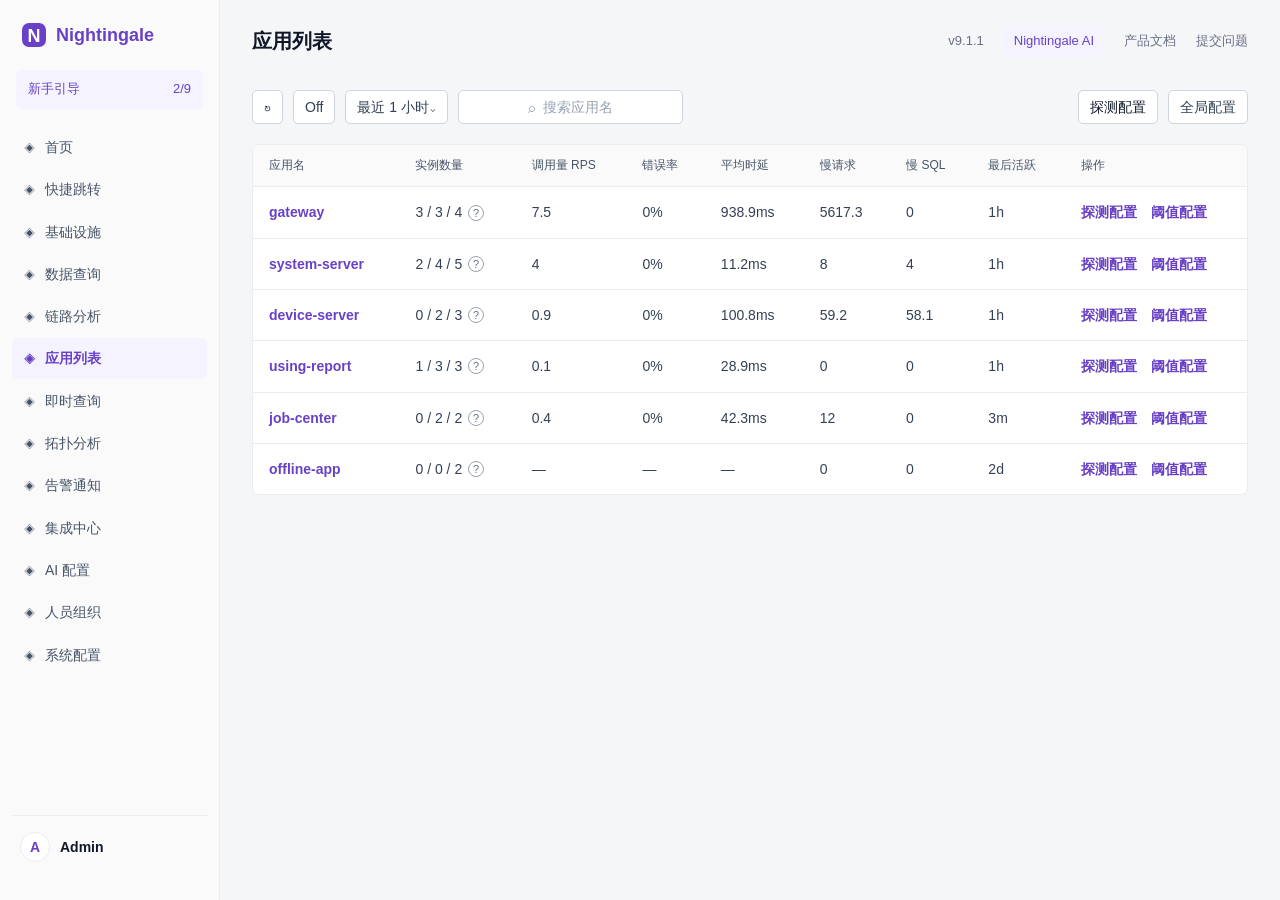
<file: index.html>
<!doctype html>
<html lang="zh-CN">
<head>
  <meta charset="utf-8">
  <meta name="viewport" content="width=device-width,initial-scale=1">
  <title>应用服务探测配置</title>
  <style>
    :root{--primary:#6941c6;--primary-soft:#f4f3ff;--ink:#101828;--text:#344054;--muted:#667085;--line:#eaecf0;--soft:#f9fafb;--bg:#f5f6f8;--good:#027a48;--good-bg:#ecfdf3;--warn:#b54708;--warn-bg:#fff6ed;--bad:#b42318;--bad-bg:#fef3f2}*{box-sizing:border-box}body{margin:0;background:var(--bg);color:var(--text);font:14px/1.45 Inter,"Microsoft YaHei",Arial,sans-serif}.app{display:flex;min-width:1180px;min-height:100vh}.sidebar{width:220px;background:#fafafb;border-right:1px solid var(--line);padding:22px 12px;display:flex;flex-direction:column}.brand{display:flex;gap:10px;align-items:center;padding:0 10px 22px;color:var(--primary);font-weight:700;font-size:18px}.brand b{background:var(--primary);width:24px;height:24px;border-radius:7px;color:#fff;display:grid;place-items:center}.guide{background:var(--primary-soft);color:var(--primary);margin:0 4px 16px;padding:10px 12px;border-radius:6px;font-size:13px}.guide span{float:right}.nav{list-style:none;margin:0;padding:0}.nav li{padding:10px 12px;margin:2px 0;border-radius:6px;color:#475467}.nav li.active{background:var(--primary-soft);color:var(--primary);font-weight:600}.nav li::before{content:"◈";font-size:11px;margin-right:10px}.user{margin-top:auto;border-top:1px solid var(--line);padding:16px 8px;display:flex;gap:10px;align-items:center;color:var(--ink);font-weight:600}.avatar{width:30px;height:30px;border:1px solid var(--line);border-radius:50%;display:grid;place-items:center;color:var(--primary);background:#fff}.main{flex:1;padding:0 32px 42px;overflow:auto}.topbar{height:82px;display:flex;justify-content:space-between;align-items:center}.topbar h1{font-size:20px;margin:0;color:var(--ink)}.top-links{display:flex;align-items:center;gap:20px;color:var(--muted);font-size:13px}.ai{background:var(--primary-soft);color:var(--primary);padding:7px 10px;border-radius:6px}.toolbar{display:flex;justify-content:space-between;align-items:center;margin:8px 0 20px}.filters,.actions{display:flex;gap:10px;align-items:center}.control,button{height:34px;border:1px solid #d0d5dd;background:white;border-radius:5px;padding:0 11px;color:var(--text);font:inherit}.search{width:225px;color:#98a2b3}.actions button:first-child{color:var(--ink)}button{cursor:pointer;transition:.15s}button:hover{border-color:#b692f6;background:#faf8ff}.primary{background:var(--primary);border-color:var(--primary);color:#fff}.primary:hover{background:#5c35af;color:#fff}.table-wrap{background:#fff;border:1px solid var(--line);border-radius:7px;overflow:hidden}.app-table{width:100%;border-collapse:collapse;white-space:nowrap}.app-table th{background:#fafafb;color:#475467;font-size:12px;font-weight:500;text-align:left;padding:12px 16px}.app-table td{padding:15px 16px;border-top:1px solid var(--line);color:#344054}.app-table a{color:var(--primary);font-weight:600;text-decoration:none;cursor:pointer}.count{display:inline-flex;gap:6px;align-items:center;cursor:pointer}.question{display:inline-grid;place-items:center;width:16px;height:16px;border:1px solid #98a2b3;border-radius:50%;font-size:11px;color:#667085;position:relative}.question:hover::after{content:"正常实例数 / 监控实例数 / 全部实例数";position:absolute;top:23px;left:-85px;width:190px;background:#101828;color:#fff;border-radius:5px;padding:7px 9px;z-index:2;font-size:12px;white-space:normal}.muted{color:var(--muted)}.modal-mask{position:fixed;inset:0;background:rgba(16,24,40,.32);display:flex;align-items:center;justify-content:center;padding:32px;z-index:10}.hidden{display:none!important}.modal{background:#fff;width:min(1060px,calc(100vw - 64px));max-height:calc(100vh - 64px);border-radius:8px;box-shadow:0 18px 48px rgba(16,24,40,.18);display:flex;flex-direction:column;overflow:hidden}.modal.small{width:760px}.modal-head{padding:20px 24px 16px;border-bottom:1px solid var(--line);display:flex;align-items:flex-start;justify-content:space-between}.modal-head h2{font-size:18px;color:var(--ink);margin:0}.modal-head p{margin:5px 0 0;color:var(--muted);font-size:13px}.close{border:0;background:transparent;font-size:25px;color:var(--muted);height:auto;padding:0}.modal-body{padding:20px 24px;overflow:auto}.note{background:var(--primary-soft);color:var(--primary);padding:10px 12px;border-radius:5px;margin-bottom:18px;font-size:13px}.select-grid{display:grid;grid-template-columns:1.2fr 1fr 1fr auto;gap:14px;align-items:end}.field label{display:block;color:var(--muted);font-size:12px;margin-bottom:6px}.field input,.field select{width:100%;height:36px;border:1px solid #d0d5dd;border-radius:5px;padding:0 10px;background:#fff;font:inherit;color:var(--text)}.readonly{background:#f5f6f8!important;color:var(--muted)!important}.modal-foot{padding:15px 24px;border-top:1px solid var(--line);display:flex;justify-content:flex-end;gap:10px}.section-top{display:flex;justify-content:space-between;align-items:center;background:#f9fafb;border-radius:6px;padding:12px 14px;margin-bottom:14px}.service{color:var(--ink);font-weight:600}.tag{display:inline-block;padding:2px 7px;border-radius:10px;font-size:12px;font-weight:500}.tag.readonly{background:#eaecf0;color:#667085}.tag.modify{background:var(--good-bg);color:var(--good)}.tag.add{background:#fff7ed;color:var(--warn)}.summary{color:var(--good);font-size:13px}.add-area{display:flex;gap:14px;align-items:center;background:var(--primary-soft);padding:12px 14px;border-radius:6px;margin-bottom:16px}.add-area strong{color:var(--primary);font-size:13px}.add-area select{height:34px;min-width:205px;margin-left:auto;border:1px solid #d0d5dd;border-radius:5px;padding:0 8px;background:#fff}.instance-list-head{display:flex;justify-content:space-between;align-items:center;padding:11px 12px;background:#f9fafb;border:1px solid var(--line);border-bottom:0}.instance-list-head b{color:var(--ink)}.instance-card{border:1px solid var(--line);padding:14px;margin-bottom:10px;border-radius:6px}.instance-card:last-child{margin-bottom:0}.instance-title{display:flex;justify-content:space-between;align-items:center;margin-bottom:12px}.instance-title b{color:var(--ink);margin-right:8px}.instance-title small{color:var(--muted)}.switchline{display:flex;align-items:center;gap:7px;color:var(--ink)}.switch{appearance:none;width:34px;height:19px;border-radius:10px;background:#98a2b3;position:relative;cursor:pointer}.switch:checked{background:var(--primary)}.switch::after{content:"";position:absolute;top:3px;left:3px;width:13px;height:13px;border-radius:50%;background:#fff;transition:.15s}.switch:checked::after{left:18px}.row-fields{display:grid;grid-template-columns:2.2fr .85fr 1.1fr .7fr 1.3fr;gap:10px}.result-area{margin-top:18px}.service-group{border:1px solid var(--line);border-radius:6px;overflow:hidden;margin-bottom:12px}.service-group h3{margin:0;padding:10px 12px;background:#f9fafb;font-size:14px;color:var(--ink)}.service-group h3 small{font-weight:400;color:var(--muted);margin-left:8px}.status-modal{width:640px}.status-title{display:flex;justify-content:space-between;align-items:center}.status-summary{font-size:13px;color:#667085;margin-top:4px}.status-card{background:#fafafb;border-radius:6px;padding:13px;margin-bottom:10px}.status-card-top{display:flex;justify-content:space-between;align-items:center}.status-card b{color:var(--ink)}.status-card p{margin:7px 0 0;color:#475467;font-size:13px}.good{background:var(--good-bg);color:var(--good)}.bad{background:var(--bad-bg);color:var(--bad)}.waiting{background:var(--primary-soft);color:var(--primary)}.none{background:#f2f4f7;color:#667085}.toast{position:fixed;right:28px;bottom:28px;background:#101828;color:#fff;padding:11px 14px;border-radius:6px;box-shadow:0 8px 20px #0002;z-index:20}.validation{color:var(--bad);font-size:12px;margin-top:8px}
    .modal-head{position:relative}.status-modal .status-summary{position:absolute;right:64px;top:26px;margin:0;white-space:nowrap}.empty-state{min-height:280px;border:1px dashed #d0d5dd;border-radius:6px;display:grid;place-items:center;color:#98a2b3;background:#fcfcfd}
  </style>
</head>
<body>
<div class="app"><aside class="sidebar"><div class="brand"><b>N</b>Nightingale</div><div class="guide">新手引导 <span>2/9</span></div><ul class="nav"><li>首页</li><li>快捷跳转</li><li>基础设施</li><li>数据查询</li><li>链路分析</li><li class="active">应用列表</li><li>即时查询</li><li>拓扑分析</li><li>告警通知</li><li>集成中心</li><li>AI 配置</li><li>人员组织</li><li>系统配置</li></ul><div class="user"><span class="avatar">A</span>Admin</div></aside>
<main class="main"><header class="topbar"><h1>应用列表</h1><div class="top-links"><span>v9.1.1</span><span class="ai">Nightingale AI</span><span>产品文档</span><span>提交问题</span></div></header><section class="toolbar"><div class="filters"><button title="刷新">↻</button><button>Off</button><button>最近 1 小时⌄</button><button class="search">⌕&nbsp; 搜索应用名</button></div><div class="actions"><button onclick="openBatch()">探测配置</button><button>全局配置</button></div></section>
<div class="table-wrap"><table class="app-table"><thead><tr><th>应用名</th><th>实例数量</th><th>调用量 RPS</th><th>错误率</th><th>平均时延</th><th>慢请求</th><th>慢 SQL</th><th>最后活跃</th><th>操作</th></tr></thead><tbody id="appRows"></tbody></table></div></main></div>
<div id="batchModal" class="modal-mask hidden"><div class="modal"><div class="modal-head"><h2>批量探测配置</h2><button class="close" aria-label="关闭批量探测配置" onclick="closeModal('batchModal')">×</button></div><div class="modal-body"><div class="note">ⓘ　查询展示当前选择范围内所有符合条件的实例；已配置实例回显原属性，未配置实例可新增。</div><div class="select-grid"><div class="field"><label>应用服务</label><select id="batchApps" multiple size="1" title="可多选应用服务" onchange="syncInstanceOptions()"><option value="gateway">gateway</option><option value="system-server">system-server</option><option value="device-server">device-server</option></select></div><div class="field"><label>服务实例</label><select id="batchInstances" multiple size="1" title="按已选应用服务二级级联选择实例"></select></div><div class="field"><label>服务器</label><input class="readonly" value="按实例自动带出" readonly></div><button class="primary" onclick="showBatchResults()">查询</button></div><div id="batchResults" class="result-area"><div class="empty-state">暂无数据，请选择应用服务及实例</div></div></div><div class="modal-foot"><button onclick="closeModal('batchModal')">取消</button><button class="primary" onclick="saveBatch()">保存</button></div></div></div>
<div id="serviceModal" class="modal-mask hidden"><div class="modal"><div class="modal-head"><div><h2>探测配置</h2><p>固定当前应用服务，回显已配置数据，并可选择未配置实例加入。</p></div><button class="close" onclick="closeModal('serviceModal')">×</button></div><div class="modal-body"><div class="section-top"><div><span class="muted">应用服务　</span><span id="serviceName" class="service">gateway</span> <span class="tag readonly">只读</span></div><span class="summary" id="serviceSummary">已配置 3 · 未配置 1</span></div><div class="add-area"><strong>选择当前服务未配置实例</strong><select id="unconfigured"><option value="gw-04">gw-04 · 10.8.1.24</option></select><button class="primary" onclick="addInstance()">加入配置</button></div><div class="instance-list-head"><b>全部已配置实例</b><span class="muted">探针、查询指令与 URL 可逐行修改</span></div><div id="serviceInstances"></div><div id="serviceError" class="validation hidden">请完善所有启用实例的查询指令、端口和路径。</div></div><div class="modal-foot"><button onclick="closeModal('serviceModal')">取消</button><button class="primary" onclick="saveService()">保存</button></div></div></div>
<div id="statusModal" class="modal-mask hidden"><div class="modal status-modal"><div class="modal-head"><div class="status-title"><h2 id="statusHeading">gateway · 实例状态详情</h2></div><div class="status-summary">正常 2 · 异常 1 · 待检测 1</div><button class="close" aria-label="关闭实例状态详情" style="position:absolute;right:24px;top:18px" onclick="closeModal('statusModal')">×</button></div><div id="statusList" class="modal-body"></div></div></div><div id="toast" class="toast hidden"></div>
<script>
const apps=[['gateway','3 / 3 / 4','7.5','0%','938.9ms','5617.3','0','1h'],['system-server','2 / 4 / 5','4','0%','11.2ms','8','4','1h'],['device-server','0 / 2 / 3','0.9','0%','100.8ms','59.2','58.1','1h'],['using-report','1 / 3 / 3','0.1','0%','28.9ms','0','0','1h'],['job-center','0 / 2 / 2','0.4','0%','42.3ms','12','0','3m'],['offline-app','0 / 0 / 2','—','—','—','0','0','2d']];
const records={gateway:[['gw-01','10.8.1.21','probe-sh-01','ps -ef | grep java | grep gw-01','HTTPS','8443','/health','修改'],['gw-02','10.8.1.21','probe-sh-01','ps -ef | grep java | grep gw-02','HTTPS','8080','/actuator/health','修改'],['gw-03','10.8.1.23','probe-sh-01','ps -ef | grep java | grep gw-03','HTTPS','8080','/actuator/health','修改']], 'system-server':[['sys-01','10.8.2.11','probe-bj-01','systemctl status system-server','HTTPS','8443','/actuator/health','修改']], 'device-server':[['dev-03','10.8.3.33','probe-gz-03','ps -ef | grep java | grep dev-03','HTTPS','8080','/health','新增']]};
let activeService='gateway'; let serviceRows=[];
document.getElementById('appRows').innerHTML=apps.map(a=>`<tr><td><a>${a[0]}</a></td><td><span class="count" onclick="openStatus('${a[0]}')">${a[1]} <span class="question">?</span></span></td>${a.slice(2).map(x=>`<td>${x}</td>`).join('')}<td><a onclick="openService('${a[0]}')">探测配置</a>　<a>阈值配置</a></td></tr>`).join('');
function openModal(id){document.getElementById(id).classList.remove('hidden')} function closeModal(id){document.getElementById(id).classList.add('hidden')} function toast(t){let x=document.getElementById('toast');x.textContent=t;x.classList.remove('hidden');setTimeout(()=>x.classList.add('hidden'),2100)}
const batchInstanceMap={gateway:['gw-01','gw-02','gw-03','gw-04'],'system-server':['sys-01'],'device-server':['dev-03']};function selectedValues(id){return [...document.getElementById(id).selectedOptions].map(x=>x.value)}function syncInstanceOptions(){const instances=document.getElementById('batchInstances'),chosen=selectedValues('batchApps');instances.innerHTML=chosen.map(service=>`<optgroup label="${service}">${batchInstanceMap[service].map(instance=>`<option value="${service}:${instance}">${service} - ${instance}</option>`).join('')}</optgroup>`).join('')}function showBatchEmpty(){document.getElementById('batchResults').innerHTML='<div class="empty-state">暂无数据，请选择应用服务及实例</div>'}function openBatch(){document.getElementById('batchApps').selectedIndex=-1;syncInstanceOptions();showBatchEmpty();openModal('batchModal')}function showBatchResults(){const chosenApps=selectedValues('batchApps'),chosenInstances=selectedValues('batchInstances');if(!chosenApps.length||!chosenInstances.length){showBatchEmpty();return}const r=document.getElementById('batchResults');r.innerHTML=`<div class="service-group"><h3>gateway <small>2 个实例</small></h3>${instanceCard(['gw-01','10.8.1.21','probe-sh-01','ps -ef | grep java | grep gateway','HTTPS','8443','/health','修改'])+instanceCard(['gw-04','10.8.1.24','probe-sh-04','ps -ef | grep java | grep gw-04','HTTPS','8080','/health','新增'])}</div><div class="service-group"><h3>system-server <small>1 个实例</small></h3>${instanceCard(records['system-server'][0])}</div><div class="service-group"><h3>device-server <small>1 个实例</small></h3>${instanceCard(records['device-server'][0])}</div>`}function saveBatch(){if(!selectedValues('batchApps').length||!selectedValues('batchInstances').length){toast('请先选择应用服务及实例');return}closeModal('batchModal');toast('批量配置校验通过，已按实例保存并生成配置版本')}
function openService(name){activeService=name;serviceRows=(records[name]||[]).map(x=>[...x]);document.getElementById('serviceName').textContent=name;document.getElementById('serviceSummary').textContent=`已配置 ${serviceRows.length} · 未配置 ${name==='gateway'?1:0}`;document.getElementById('unconfigured').innerHTML=name==='gateway'?'<option value="gw-04">gw-04 · 10.8.1.24</option>':'<option>当前服务暂无未配置实例</option>';renderServiceRows();document.getElementById('serviceError').classList.add('hidden');openModal('serviceModal')} function instanceCard(r,i=0){return `<div class="instance-card"><div class="instance-title"><div><b>${r[0]}</b><small>${r[1]} · ${r[2]}</small>　<span class="tag ${r[7]==='新增'?'add':'modify'}">${r[7]}</span></div><label class="switchline"><input class="switch" type="checkbox" checked>探测开关</label></div><div class="row-fields"><div class="field"><label>查询指令 *</label><input value="${r[3]}"></div><div class="field"><label>协议（自动）</label><input class="readonly" value="${r[4]}" readonly></div><div class="field"><label>IP 地址（自动）</label><input class="readonly" value="${r[1]}" readonly></div><div class="field"><label>端口 *</label><input value="${r[5]}"></div><div class="field"><label>路径 *</label><input value="${r[6]}"></div></div></div>`} function renderServiceRows(){document.getElementById('serviceInstances').innerHTML=serviceRows.map(instanceCard).join('')} function addInstance(){if(activeService!=='gateway'){toast('当前服务暂无未配置实例');return}if(serviceRows.some(x=>x[0]==='gw-04')){toast('gw-04 已加入配置');return}serviceRows.push(['gw-04','10.8.1.24','probe-sh-04','ps -ef | grep java | grep gw-04','HTTPS','8080','/health','新增']);document.getElementById('serviceSummary').textContent='已配置 4 · 未配置 0';renderServiceRows();toast('已加入配置，默认启用探测')} function saveService(){const bad=[...document.querySelectorAll('#serviceInstances .instance-card')].some(c=>{let sw=c.querySelector('.switch');return sw.checked&&[...c.querySelectorAll('input:not(.switch):not(.readonly)')].some(x=>!x.value.trim())});if(bad){document.getElementById('serviceError').classList.remove('hidden');return}closeModal('serviceModal');toast('校验通过，配置已按实例保存')}
function openStatus(name){document.getElementById('statusHeading').textContent=`${name} · 实例状态详情`;const data=name==='gateway'?[['gw-01','正常','good','探针 probe-sh-01　 最近探测 2026-09-08 19:42:11　 结果 200 / 86ms'],['gw-02','异常','bad','探针 probe-sh-02　 最近探测 2026-09-08 19:41:59　 结果 连接超时'],['gw-03','待检测','waiting','探针 probe-sh-03　 最近探测 —　 结果 待检测'],['gw-04','未配置','none','探针 —　 最近探测 —　 结果 —']]:[['实例状态待回传','待检测','waiting','探针 —　 最近探测 —　 结果 待检测']];document.getElementById('statusList').innerHTML=data.map(x=>`<div class="status-card"><div class="status-card-top"><b>${x[0]}</b><span class="tag ${x[2]}">${x[1]}</span></div><p>${x[3]}</p></div>`).join('');openModal('statusModal')}
</script></body></html>
</file>
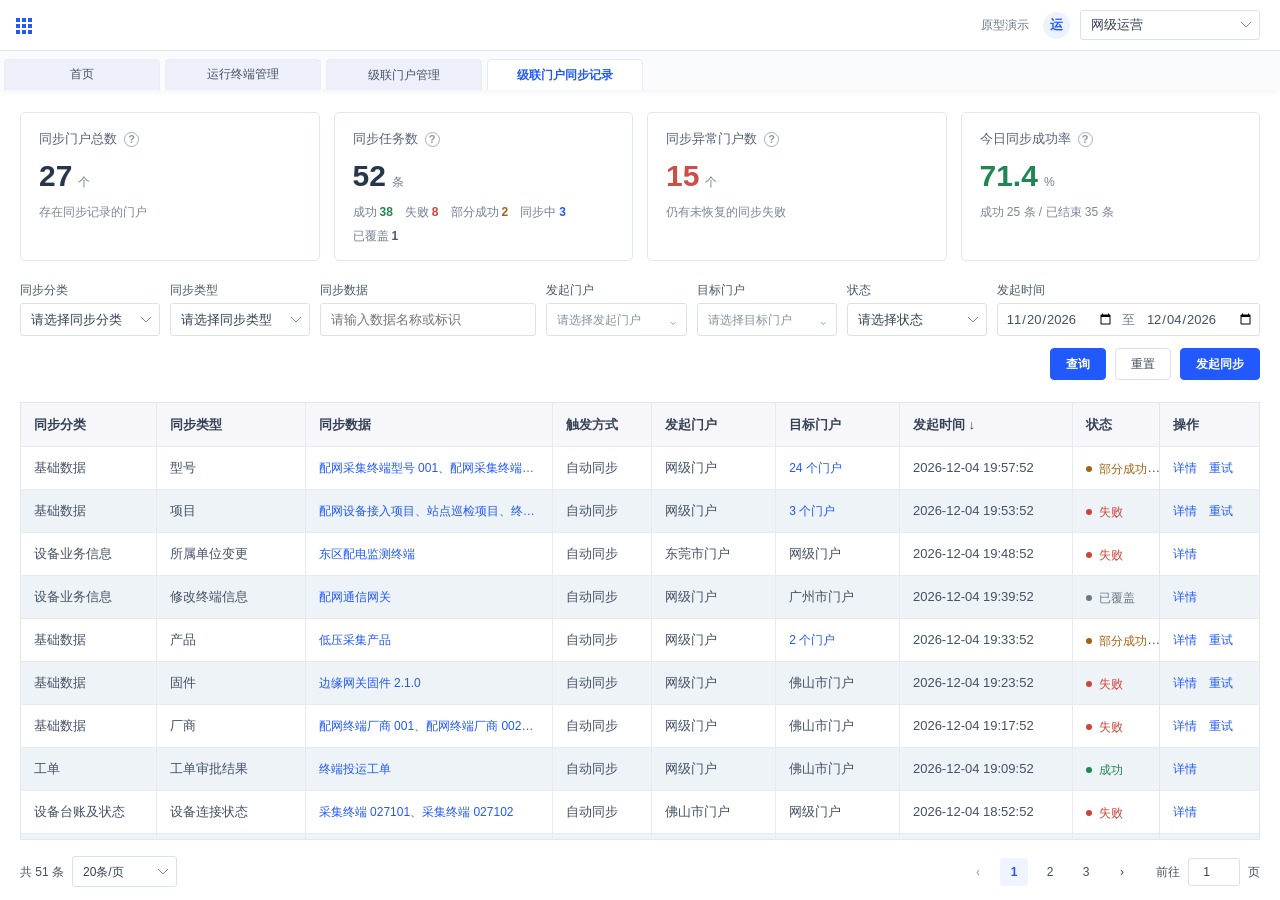
<file: prototype/cascade-sync-records/index.html>
<!doctype html>
<html lang="zh-CN">
<head>
<meta charset="utf-8">
<meta name="viewport" content="width=device-width, initial-scale=1">
<title>级联门户同步记录</title>
<style>
:root{--blue:#2159fc;--ink:#263345;--muted:#667284;--edge:#e2e6ed;--head:#f7f7fb;--stripe:#eef3f7;--tabs:#edf0fa;--shadow:0 12px 36px #17294b26}
*{box-sizing:border-box}
body{margin:0;background:#fff;color:var(--ink);font:13px/1.5 "Microsoft YaHei","PingFang SC","Noto Sans CJK SC",Arial,sans-serif}
button,input,select{font:inherit}
button{cursor:pointer}
button:disabled{cursor:not-allowed;opacity:.55}
:focus-visible{outline:2px solid var(--blue);outline-offset:2px}
.topbar{height:51px;display:flex;align-items:center;justify-content:space-between;gap:18px;padding:0 20px 0 16px;border-bottom:1px solid #e2e5eb}
.brand,.topright,.switcher{display:flex;align-items:center;gap:10px}
.apps{width:18px;height:18px;background:repeating-linear-gradient(90deg,transparent 0 4px,#fff 4px 6px),repeating-linear-gradient(0deg,#2159fc 0 4px,#fff 4px 6px);flex:none}
.topright{gap:14px;color:#5c6879}
.prototype{font-size:12px;color:#697588}
.avatar{background:#edf2ff;color:#285cf0;border-radius:50%;display:grid;place-items:center;font-weight:700;width:27px;height:27px;flex:none}
.switcher select{min-width:128px;height:30px}
.tabs{height:39px;display:flex;align-items:flex-end;gap:5px;padding:5px 4px 0;background:#fafbfd;box-shadow:0 2px 5px #2036550d}
.tab{height:31px;min-width:156px;padding:5px 15px;text-align:center;background:var(--tabs);color:#475267;border:1px solid #ebedf4;border-bottom:0;border-radius:4px 4px 0 0;font-size:12px;white-space:nowrap}
.tab.active{background:#fff;color:var(--blue);border-color:#e7eaf1;font-weight:650}
main{padding:22px 20px 13px;max-width:2400px;margin:0 auto;height:calc(100dvh - 90px);display:flex;flex-direction:column}
.filters{display:flex;flex-wrap:wrap;align-items:end;column-gap:10px;row-gap:12px;margin:0 0 22px;flex:none}
.field{display:grid;gap:4px;min-width:0;flex:1 1 113px}
.field label,.filter-date legend{color:#4b5666;font-size:12px}
.select,input[type=date],.jump input{width:100%;height:33px;color:#344052;background:#fff;border:1px solid #dce0e7;border-radius:3px;padding:0 10px}
.select{appearance:none;padding-right:25px;background:linear-gradient(45deg,transparent 49%,#828d9c 50%,#828d9c 60%,transparent 61%) right 13px center/5px 6px no-repeat,linear-gradient(135deg,transparent 39%,#828d9c 40%,#828d9c 50%,transparent 51%) right 8px center/5px 6px no-repeat #fff}
.select:invalid{color:#8c96a3}
.filter-date{border:0;margin:0;padding:0;flex:1 1 236px;min-width:226px}
.filter-date legend{padding:0 0 4px}
.daterange{display:flex;align-items:center;height:33px;border:1px solid #dce0e7;border-radius:3px;background:#fff}
.daterange input{border:0;min-width:0;height:30px;padding:0 5px 0 8px;font-variant-numeric:tabular-nums;color:#445064}
.daterange span{color:#758094;flex:none;margin:0 3px}
.actions{display:flex;gap:9px;margin-left:auto}
.btn{height:32px;border:1px solid #dce0e7;border-radius:4px;background:#fff;color:#414b59;padding:0 15px;white-space:nowrap;font-size:12px}
.btn:not(:disabled):hover{border-color:#a8beff;color:var(--blue);background:#f4f7ff}
.btn.primary{background:var(--blue);border-color:var(--blue);color:#fff;font-weight:600}
.btn.primary:not(:disabled):hover{background:#4673ff;border-color:#4673ff;color:#fff}
.link{padding:2px 0;border:0;background:none;color:var(--blue);white-space:nowrap;font-size:12px;line-height:1.5}
.link:not(:disabled):hover{text-decoration:underline}
.tableframe{border:1px solid var(--edge);overflow:auto;flex:1 1 auto;min-height:130px}
table{width:100%;border-collapse:separate;border-spacing:0;font-variant-numeric:tabular-nums}
.record-table{min-width:880px;table-layout:fixed}
th,td{text-align:left;border-bottom:1px solid #e7eaf0;vertical-align:middle}
.record-table th,.record-table td{height:43px;padding:0 13px;border-right:1px solid #e7eaf0}
.record-table th:last-child,.record-table td:last-child{border-right:0}
th{background:var(--head);color:#344154;font-weight:650}
.record-table th{height:44px;position:sticky;top:0;z-index:1}
.record-table td{white-space:nowrap;overflow:hidden;text-overflow:ellipsis;color:#445064}
tbody tr:nth-child(even){background:var(--stripe)}
tbody tr:hover{background:#eaf0ff}
tbody tr:last-child td{border-bottom:0}
.row-actions{display:flex;gap:15px;align-items:center}
.state{display:inline-flex;align-items:center;white-space:nowrap;gap:7px;font-size:12px;line-height:20px}
.state::before{content:"";width:6px;height:6px;border-radius:50%;background:currentColor;flex:none}
.state.success,.chain-hop.success{color:#208653}.state.fail,.chain-hop.fail{color:#cc453b}.state.partial{color:#a96211}.state.running,.chain-hop.running{color:#2159fc}.state.pending,.chain-hop.pending{color:#697687}.state.covered,.chain-hop.covered{color:#6e7786}
.state.running::before{animation:pulse 1.25s infinite alternate}
@keyframes pulse{to{box-shadow:0 0 0 3px #2159fc27}}
.empty{text-align:center!important;height:126px!important;color:#7b8694!important}
.pager{display:flex;justify-content:space-between;align-items:center;gap:10px;margin-top:16px;flex-wrap:wrap;flex:none;font-size:12px;color:#465263}
.pager-left,.pager-right,.pagebuttons,.jump{display:flex;align-items:center;gap:8px}
.pager select{width:105px;height:31px}
.page{min-width:28px;height:28px;padding:0 4px;border:0;background:transparent;border-radius:3px;color:#3f4d5d}
.page:hover:not(:disabled),.page[aria-current=page]{color:var(--blue);background:#f0f4ff;font-weight:700}
.jump{margin-left:12px}
.jump input{width:52px;text-align:center;height:28px;padding:0}
dialog{width:min(1080px,calc(100vw - 38px));max-height:calc(100dvh - 56px);padding:0;border:1px solid #e1e6ed;border-radius:5px;color:var(--ink);box-shadow:var(--shadow);background:#fff}
dialog[open]{display:flex;flex-direction:column}
dialog::backdrop{background:#16243b63}
#retry-dialog{width:min(920px,calc(100vw - 36px))}
#segment-dialog{width:min(850px,calc(100vw - 36px))}
.dialog-route{display:flex;flex-wrap:wrap;align-items:center;gap:6px 16px;padding:9px 11px;margin:0 0 12px;background:#f1f4fa;color:#465367}
.route-arrow{color:#8390a1;padding:0 6px}
.detail-tabs{display:flex;gap:14px;border-bottom:1px solid var(--edge);margin-bottom:12px}
.detail-tabs button{border:0;border-bottom:2px solid transparent;background:transparent;color:#536176;padding:7px 4px}
.detail-tabs button[aria-pressed=true]{color:var(--blue);border-color:var(--blue);font-weight:650}
.paged-table{border:1px solid var(--edge);overflow:auto;max-height:min(400px,48dvh)}
.paged-table th{position:sticky;top:0;z-index:1}
.paged-table .subtable{min-width:470px}
.object-pager{display:flex;justify-content:space-between;align-items:center;gap:12px;margin-top:10px;color:#536176;font-size:12px}
.object-pager div{display:flex;align-items:center;gap:8px}
.portal-popover{position:fixed;z-index:4;min-width:126px;max-width:min(290px,calc(100vw - 20px));max-height:min(225px,50dvh);overflow:auto;margin:0;padding:5px 0;border:1px solid var(--edge);border-radius:4px;box-shadow:0 5px 16px #17294b22;background:#fff;color:var(--ink);font-size:12px;list-style:none}
.portal-popover li{padding:5px 11px;overflow-wrap:anywhere}
.dialog-header{display:flex;align-items:center;justify-content:space-between;padding:14px 21px;border-bottom:1px solid var(--edge);flex:none}
.dialog-header h2{margin:0;font-size:16px;font-weight:650;color:#27364a}
.icon-close{background:none;border:0;padding:0 2px;color:#687487;font-size:22px;line-height:24px}
.dialog-body{padding:17px 21px 20px;overflow:auto;min-height:0;overscroll-behavior:contain}
.dialog-foot{padding:11px 21px;display:flex;justify-content:flex-end;gap:9px;border-top:1px solid var(--edge);background:#fff;flex:none}
.section-title{font-size:13px;font-weight:700;margin:0 0 10px;color:#334156}
.section-title.spaced{margin-top:17px}
.summary{display:grid;grid-template-columns:repeat(3,minmax(0,1fr));border-top:1px solid var(--edge);border-left:1px solid var(--edge);margin:0}
.summary div{display:flex;align-items:stretch;min-width:0;min-height:38px;border-bottom:1px solid var(--edge);border-right:1px solid var(--edge)}
.summary dt{background:#f7f8fc;padding:8px 10px;min-width:90px;flex:none;color:#4d5a6d}
.summary dd{margin:0;padding:8px 10px;overflow-wrap:anywhere}
.notice{padding:9px 11px;margin:12px 0 0;background:#f3f6fc;color:#56657b;border:1px solid #e3eaf5;border-radius:3px}
.target-group{margin-top:11px;border:1px solid var(--edge)}
.target-head{display:flex;align-items:center;justify-content:space-between;gap:8px;padding:9px 11px;background:#f1f4fa;font-weight:650}
.target-head .state{font-weight:400}
.subtable{font-size:12px}
.subtable th,.subtable td{padding:8px 9px;overflow-wrap:anywhere}
.subtable th{background:#f7f8fb}
.subtable td{color:#465367}
.subtable tbody tr:hover{background:#f5f8ff}
.subtable .inline-actions{display:flex;gap:12px;align-items:center}
.counts{white-space:nowrap;font-size:12px;color:#536176}
.small-empty{padding:10px;color:#738092}
.retry-section+.retry-section{margin-top:16px}
.retry-heading{display:flex;align-items:baseline;flex-wrap:wrap;gap:3px 14px;min-width:0}
.retry-heading h2,#retry-dialog .icon-close{flex:none}
.retry-section-head{margin:0 0 8px;font-size:13px;font-weight:700;color:#334156}
.retry-summary{margin:0;color:#58667a;font-size:12px}
.retry-summary:empty{display:none}
.retry-summary strong{color:#244cb4}
.retry-links{max-height:min(154px,22dvh);overflow:auto;border:1px solid var(--edge);border-radius:4px}
.retry-links .subtable{min-width:480px}
.retry-links th{position:sticky;top:0;z-index:1}
.retry-links .selected-route td{background:#eef3ff}
.retry-links .selected-route td:first-child{box-shadow:inset 3px 0 var(--blue)}
.retry-links .link[aria-pressed=true]{font-weight:650}
.retry-section .paged-table{max-height:min(405px,48dvh);border-radius:4px}
.toast{position:fixed;z-index:5;top:61px;left:50%;transform:translateX(-50%);border:1px solid #cbdafa;background:#f1f5ff;color:#264fbe;padding:9px 15px;border-radius:4px;box-shadow:0 4px 13px #20365512}
.toast:empty{display:none}
dialog .toast-inline{color:#2456d8;min-height:18px;margin:8px 0 0}
@media(max-width:1100px){.field{flex:1 1 142px}.filter-date{flex:1 1 240px}}
@media(max-width:700px){.topbar{padding:0 10px}.prototype,.avatar{display:none}.topright{gap:5px}.switcher{gap:3px}.switcher select{min-width:91px;max-width:125px}.tab{min-width:0;padding:5px 10px}.tabs{overflow:auto}.filters{margin-bottom:15px}.actions{margin-left:0}main{padding:14px 10px;height:auto}.tableframe{max-height:52vh}.summary{grid-template-columns:1fr}.dialog-header,.dialog-body,.dialog-foot{padding-left:13px;padding-right:13px}.target-group{overflow:auto}.target-group .subtable{min-width:530px}}
@media(prefers-reduced-motion:reduce){*{animation:none!important}}

[hidden]{display:none!important}
button.tab{font-family:inherit;line-height:20px}
.field.data-field{flex:1.4 1 178px}
input[type=text],input[type=search]{width:100%;height:33px;color:#344052;background:#fff;border:1px solid #dce0e7;border-radius:3px;padding:0 10px}
.record-table{min-width:1040px}
#record-view .record-table{min-width:1140px}
.sync-data-cell .link{display:block;max-width:100%;overflow:hidden;text-overflow:ellipsis;text-align:left}
#record-view .record-table th:last-child{right:0;z-index:2;box-shadow:-1px 0 var(--edge)}
#record-view .record-table td:last-child{position:sticky;right:0;z-index:1;background:#fff;box-shadow:-1px 0 var(--edge)}
#record-view tbody tr:nth-child(even) td:last-child{background:var(--stripe)}
#record-view tbody tr:hover td:last-child{background:#eaf0ff}
.retry-links{max-height:none;overflow:visible;border:0}
.retry-links .paged-table{max-height:min(310px,35dvh)}
.row-actions{gap:12px}
#detail-dialog{width:min(1160px,calc(100vw - 36px))}
#manual-dialog,#init-dialog{width:min(960px,calc(100vw - 36px))}
.text-muted,.row-secondary{color:#657388;font-size:12px}
.row-secondary{display:block;margin-top:2px;line-height:1.45}
.small-id{font-variant-numeric:tabular-nums;color:#53647a;font-size:11px}
.summary{margin-bottom:14px}
.summary-counts{display:flex;align-items:center;flex-wrap:wrap;gap:7px;margin:0 0 10px}
.metric{align-items:center;display:inline-flex;justify-content:center;gap:5px;background:#f9faff;border:1px solid #e3e8f2;color:#4c5b70;border-radius:4px;padding:4px 10px;font-size:12px;min-height:29px}
.metric[aria-pressed=true]{background:#edf3ff;border-color:#aac0fc;color:#2159fc}
.metric strong{font-size:13px}
.detail-controls,.manual-filters,.target-search{display:flex;flex-wrap:wrap;align-items:flex-end;gap:8px;margin:0 0 11px}
.detail-controls .field,.manual-filters .field{flex:1 1 125px;min-width:110px;max-width:260px}
.detail-controls .field.wide{flex:2 1 225px;max-width:none}
.portal-results .subtable{min-width:950px}
.portal-results .counts{white-space:normal}
.portal-chain{display:inline-flex;align-items:center;gap:4px;white-space:nowrap;vertical-align:middle}
.chain-node{font-weight:650;color:#344154}
.chain-hop{display:inline-grid;grid-template-rows:12px 6px;min-width:43px;padding:1px 2px 4px;border:0;border-radius:3px;background:transparent;color:#697687;font-size:11px;line-height:12px;text-align:center}
button.chain-hop:hover{background:#eef3ff}
.retry-hop{font-weight:650}
.chain-arrow{position:relative;height:1px;margin:4px 2px 0;background:currentColor}
.chain-arrow::after{content:"";position:absolute;right:0;top:50%;width:5px;height:5px;border:solid currentColor;border-width:1px 1px 0 0;transform:translateY(-50%) rotate(45deg)}
.selection-bar{display:flex;align-items:center;justify-content:space-between;gap:9px;flex-wrap:wrap}
.compact-note{color:#5c6a80;font-size:12px;margin:7px 0}
.scope-tags{display:flex;flex-wrap:wrap;gap:4px 7px;margin:6px 0 4px}
.scope-tags span{font-size:11px;white-space:nowrap;border-radius:3px;background:#edf2fc;padding:2px 6px;color:#4d6181}
.manual-summary .summary{grid-template-columns:minmax(0,1fr)}
.manual-scope-value{display:flex;align-items:center;flex-wrap:wrap;gap:6px 14px}
.manual-scope-value .scope-tags{margin:0}
.manual-scope-value .scope-tags span{font-size:12px}
.selection-bar{padding:7px 10px;margin:0 0 9px;border:1px solid #e4e9f2;background:#f5f8fd;border-radius:3px;min-height:36px}
.selection-bar .row-actions{flex-wrap:wrap}
.selection-bar strong{color:#294eac;font-size:12px}
input[type=checkbox]{accent-color:var(--blue);vertical-align:middle}
.table-wrap{overflow:auto;border:1px solid var(--edge);border-radius:3px}
.table-wrap .subtable{min-width:495px}
.details-summary-table .subtable{min-width:630px}
.paged-table{max-height:min(357px,43dvh)}
.object-pager{margin-bottom:2px}
.steps{display:flex;list-style:none;margin:0 0 16px;padding:0;border-bottom:1px solid var(--edge);gap:14px}
.steps li{padding:0 1px 8px;color:#657388;font-size:12px;border-bottom:2px solid transparent}
.steps li[aria-current=step]{border-color:var(--blue);color:var(--blue);font-weight:650}
.manual-data-list .subtable{min-width:640px}
.manual-result{border:1px solid var(--edge);background:#f8faff;padding:15px;margin:4px 0 0}
.manual-result h3{font-size:15px;margin:0 0 7px}
.target-search>input[type=search]{width:min(235px,100%)}
.management-title{display:flex;justify-content:space-between;align-items:center;gap:12px;margin-bottom:14px}
.management-title h1{font-size:17px;margin:0}
.management-title input{max-width:260px}
.management-table .record-table{min-width:660px}
#detail-feedback:empty{display:none}
.note-line{margin:7px 0}
.inline-empty{border:1px solid var(--edge);border-radius:3px;padding:18px;text-align:center;color:#647386}
@media(max-width:700px){.management-title{align-items:stretch}.management-title h1{white-space:nowrap}}

.portal-field{position:relative}.portal-cascader{min-width:0}
.cascader-control{position:relative;min-height:33px;border:1px solid #dce0e7;border-radius:3px;background:#fff}
.cascader-control:focus-within,.portal-cascader.is-open .cascader-control{border-color:var(--blue)}
.cascader-trigger{position:absolute;inset:0;width:100%;padding:0 27px 0 10px;border:0;background:transparent;text-align:left;color:#344052;border-radius:3px}
.cascader-placeholder{white-space:nowrap;font-size:12px;color:#87919d}
.cascader-caret{position:absolute;right:9px;top:5px;color:#8a95a2;font-size:15px;transition:transform .15s}
.portal-cascader.is-open .cascader-caret{transform:rotate(180deg)}
.cascader-tags{position:relative;display:flex;align-items:center;gap:4px;min-height:31px;margin:0 27px 0 5px;pointer-events:none;overflow:hidden}
.cascader-tag{display:inline-flex;align-items:center;gap:3px;min-width:0;max-width:calc(100% - 33px);height:24px;padding:0 5px;background:#f0f2f5;border:1px solid #e9edf2;border-radius:3px;color:#606875;font-size:12px}
.cascader-tag:only-child{max-width:100%}.cascader-tag span{overflow:hidden;text-overflow:ellipsis;white-space:nowrap}
.cascader-tag button,.cascader-more{pointer-events:auto;border:0;color:#89929d;background:transparent;padding:0 1px;font-size:12px;flex:none}
.cascader-tag button:hover{color:var(--blue)}
.cascader-more{height:24px;padding:0 5px;border:1px solid #e9edf2;border-radius:3px;background:#f0f2f5;color:#606875}
.cascader-clear{position:absolute;right:7px;top:5px;width:20px;height:20px;padding:0;border:0;border-radius:50%;color:#89929d;background:#fff;font-size:16px}
.cascader-control:has(.cascader-clear:not([hidden])) .cascader-caret{visibility:hidden}
.cascader-popup{position:fixed;z-index:20;max-width:calc(100vw - 24px);border:1px solid #e1e5ec;border-radius:4px;background:#fff;box-shadow:0 3px 14px #17294b24;font-size:12px}
.cascader-toolbar{display:flex;align-items:center;gap:9px;padding:9px;border-bottom:1px solid #edf0f4}
.cascader-toolbar input{min-width:70px;width:100%;height:30px;border:1px solid #dce0e7;border-radius:3px;padding:0 8px;color:#344052}
.cascader-toolbar .link{flex:none}.cascader-menus{display:flex;overflow-x:auto;max-width:100%}
.cascader-column{flex:1 0 180px;min-width:180px;max-height:248px;overflow-y:auto;margin:0;padding:5px 0;list-style:none;border-right:1px solid #e4e7ed;overscroll-behavior:contain}
.cascader-column:last-child{border-right:0}
.cascader-node{display:flex;align-items:center;min-height:34px;padding:0 10px;gap:8px;white-space:nowrap}
.cascader-node:hover,.cascader-node.is-expanded{background:#f5f7fa}
.cascader-node.is-checked{color:var(--blue);font-weight:600}
.cascader-node input{flex:none;width:14px;height:14px;margin:0;accent-color:var(--blue)}
.cascader-node button{display:flex;align-items:center;justify-content:space-between;gap:14px;flex:1;min-width:0;min-height:32px;padding:0;border:0;background:none;text-align:left;color:inherit;font:inherit}
.cascader-node label{display:flex;align-items:center;gap:8px;flex:1;min-width:0;cursor:pointer}
.cascader-node button span,.cascader-node label span{overflow:hidden;text-overflow:ellipsis}
.cascader-node .node-arrow{color:#9099a6;flex:none}
.cascader-results{width:100%;max-height:248px;overflow-y:auto;list-style:none;margin:0;padding:5px 0}
.cascader-results .cascader-node{white-space:normal}
.cascader-footer{display:flex;justify-content:space-between;align-items:center;gap:12px;padding:7px 10px;border-top:1px solid #edf0f4;color:#7b8694;font-size:12px}
.cascader-empty{padding:30px 14px;color:#87919d;text-align:center;width:100%}


.sync-metrics{display:grid;grid-template-columns:repeat(4,minmax(0,1fr));gap:14px;margin:0 0 20px;flex:none}
.sync-metric-card{position:relative;min-width:0;min-height:142px;padding:16px 18px 13px;border:1px solid var(--edge);border-radius:5px;background:#fff}
.sync-metric-title{display:flex;align-items:center;gap:7px;color:#566277;font-size:13px;font-weight:500;margin:0 0 8px}
.sync-metric-value{display:flex;align-items:baseline;gap:6px;margin:0 0 8px;color:#27364b;font-size:30px;font-weight:650;line-height:1.25;font-variant-numeric:tabular-nums}
.sync-metric-unit{font-size:12px;font-weight:400;color:#758094}
.sync-metric-card[data-metric=abnormal] .sync-metric-value{color:#cb5148}
.sync-metric-card[data-metric=rate] .sync-metric-value{color:#208653}
.sync-metric-caption{color:#7b8694;font-size:12px;line-height:1.8}
.sync-metric-statuses{display:flex;flex-wrap:wrap;gap:2px 12px;color:#748093;font-size:12px;line-height:1.8}
.sync-metric-statuses span{white-space:nowrap}
.sync-metric-statuses b{font-weight:600;color:#4b596e;margin-left:3px}
.sync-metric-statuses .success b{color:#208653}.sync-metric-statuses .fail b{color:#cc453b}
.sync-metric-statuses .partial b{color:#a96211}.sync-metric-statuses .running b{color:#2159fc}
.metric-help-button{display:inline-flex;align-items:center;justify-content:center;flex:none;width:15px;height:15px;border:1px solid #a6afbd;border-radius:50%;padding:0;background:#fff;color:#8c96a5;font-size:11px;font-weight:600;line-height:1}
.metric-help:hover .metric-help-button,.metric-help:focus-within .metric-help-button{color:var(--blue);border-color:var(--blue)}
.metric-tooltip{position:absolute;top:43px;left:15px;z-index:25;width:min(360px,calc(100vw - 50px));padding:12px 14px;border-radius:4px;background:#303846;color:#fff;box-shadow:0 4px 16px #15213a30;font-size:12px;line-height:1.8;font-weight:400;visibility:hidden;opacity:0;pointer-events:none;transition:opacity .12s}
.metric-tooltip p{margin:0 0 6px}.metric-tooltip p:last-child{margin:0}
.metric-tooltip .tooltip-formula{padding-top:6px;border-top:1px solid #ffffff29;color:#e1e9ff}
.metric-help:hover .metric-tooltip,.metric-help:focus-within .metric-tooltip{visibility:visible;opacity:1;pointer-events:auto}
.sync-metric-card:has(.metric-help:hover),.sync-metric-card:has(.metric-help:focus-within){z-index:26}
.sync-metric-card:nth-child(n+3) .metric-tooltip{left:auto;right:15px}
@media(max-width:1200px){.sync-metrics{gap:10px}.sync-metric-card{padding:13px 14px;min-height:148px}.sync-metric-statuses{gap:2px 8px}}
@media(max-width:900px){.sync-metrics{grid-template-columns:repeat(2,minmax(0,1fr))}.sync-metric-card{min-height:136px}.sync-metric-card:nth-child(odd) .metric-tooltip{left:12px;right:auto}.sync-metric-card:nth-child(even) .metric-tooltip{left:auto;right:12px}}
@media(max-width:480px){.sync-metrics{grid-template-columns:1fr}.sync-metric-card:nth-child(n) .metric-tooltip{left:12px;right:auto}}


#init-dialog{width:min(1040px,calc(100vw - 36px))}
#initialization-detail-dialog{width:min(1160px,calc(100vw - 36px))}
.initialization-type-results .subtable{min-width:930px;table-layout:fixed}
.initialization-type-results th:nth-child(1){width:110px}
.initialization-type-results th:nth-child(2){width:110px}
.initialization-type-results th:nth-child(3){width:280px}
.initialization-type-results th:nth-child(4){width:65px}
.initialization-type-results th:nth-child(5){width:85px}
.initialization-type-results th:nth-child(6){width:180px}
.initialization-type-results th:nth-child(7){width:80px}
.initialization-preview .subtable{min-width:630px}
.initialization-preview th:nth-child(1){width:20%}
.initialization-preview th:nth-child(2){width:19%}

</style>
</head>
<body>
<header class="topbar">
  <div class="brand">
    <span class="apps" aria-hidden="true"></span>
  </div>
  <div class="topright">
    <span class="prototype">原型演示</span>
    <label class="switcher"><span class="avatar" aria-hidden="true">运</span><select id="role" class="select" aria-label="切换演示角色"></select></label>
  </div>
</header>
<nav class="tabs" aria-label="平台页面">
  <span class="tab">首页</span><span class="tab">运行终端管理</span><button class="tab" type="button" id="tab-management" data-action="show-management">级联门户管理</button><button class="tab active" type="button" id="tab-records" data-action="show-records" aria-current="page">级联门户同步记录</button>
</nav>
<main id="record-view" aria-label="级联门户同步记录">
  <section id="sync-metrics" class="sync-metrics" aria-label="同步统计指标"></section>
  <form id="filters" class="filters">
    <input type="hidden" id="filter-recordId" value="">
    <div class="field"><label for="filter-category">同步分类</label><select class="select" id="filter-category"></select></div>
    <div class="field"><label for="filter-type">同步类型</label><select class="select" id="filter-type"></select></div>
    <div class="field data-field"><label for="filter-data">同步数据</label><input type="search" id="filter-data" placeholder="请输入数据名称或标识"></div>
    <div class="field portal-field"><label id="cascader-origin-label" for="cascader-origin-trigger">发起门户</label><div class="portal-cascader" id="cascader-origin"><input type="hidden" id="filter-origin" value=""><div class="cascader-control"><button type="button" class="cascader-trigger" id="cascader-origin-trigger" data-action="portal-filter-toggle" data-key="origin" aria-labelledby="cascader-origin-label" aria-haspopup="dialog" aria-expanded="false" aria-controls="cascader-origin-popup"><span class="cascader-placeholder">请选择发起门户</span><span class="cascader-caret" aria-hidden="true">⌄</span></button><div class="cascader-tags" id="cascader-origin-tags"></div><button class="cascader-clear" type="button" data-action="portal-filter-clear" data-key="origin" aria-label="清空发起门户" hidden>×</button></div><div class="cascader-popup" id="cascader-origin-popup" role="dialog" aria-labelledby="cascader-origin-label" hidden></div></div></div>
    <div class="field portal-field"><label id="cascader-target-label" for="cascader-target-trigger">目标门户</label><div class="portal-cascader" id="cascader-target"><input type="hidden" id="filter-target" value=""><div class="cascader-control"><button type="button" class="cascader-trigger" id="cascader-target-trigger" data-action="portal-filter-toggle" data-key="target" aria-labelledby="cascader-target-label" aria-haspopup="dialog" aria-expanded="false" aria-controls="cascader-target-popup"><span class="cascader-placeholder">请选择目标门户</span><span class="cascader-caret" aria-hidden="true">⌄</span></button><div class="cascader-tags" id="cascader-target-tags"></div><button class="cascader-clear" type="button" data-action="portal-filter-clear" data-key="target" aria-label="清空目标门户" hidden>×</button></div><div class="cascader-popup" id="cascader-target-popup" role="dialog" aria-labelledby="cascader-target-label" hidden></div></div></div>
    <div class="field"><label for="filter-status">状态</label><select class="select" id="filter-status"></select></div>
    <fieldset class="filter-date"><legend>发起时间</legend><div class="daterange"><input type="date" id="filter-start" aria-label="开始日期"><span>至</span><input type="date" id="filter-end" aria-label="结束日期"></div></fieldset>
    <div class="actions"><button type="submit" class="btn primary">查询</button><button type="button" class="btn" id="reset-filters">重置</button><button type="button" class="btn primary" id="go-manual" data-action="manual-start">发起同步</button></div>
  </form>
  <div class="tableframe" tabindex="0" aria-label="同步任务列表">
    <table class="record-table">
      <colgroup><col style="width:11%"><col style="width:12%"><col style="width:20%"><col style="width:8%"><col style="width:10%"><col style="width:10%"><col style="width:14%"><col style="width:7%"><col style="width:8%"></colgroup>
      <thead><tr><th scope="col">同步分类</th><th scope="col">同步类型</th><th scope="col">同步数据</th><th scope="col">触发方式</th><th scope="col">发起门户</th><th scope="col">目标门户</th><th scope="col" aria-sort="descending">发起时间 <span aria-hidden="true">↓</span></th><th scope="col">状态</th><th scope="col">操作</th></tr></thead>
      <tbody id="rows"></tbody>
    </table>
  </div>
  <footer class="pager">
    <div class="pager-left"><span id="total"></span><select class="select" id="page-size" aria-label="每页条数"><option value="10">10条/页</option><option value="20" selected>20条/页</option><option value="50">50条/页</option></select></div>
    <div class="pager-right"><div class="pagebuttons" id="page-buttons"></div><form class="jump" id="jump"><label for="page-number">前往</label><input type="number" id="page-number" min="1" value="1" aria-label="前往页码"><span>页</span></form></div>
  </footer>
</main>
<main id="portal-management" aria-label="级联门户管理" hidden>
  <div class="management-title"><h1>级联门户管理</h1><input type="search" id="management-keyword" placeholder="搜索门户名称" aria-label="搜索下级门户名称"></div>
  <div class="tableframe management-table" aria-label="下级门户列表" tabindex="0"><table class="record-table">
    <thead><tr><th scope="col">门户名称</th><th scope="col">层级</th><th scope="col">级联路径</th><th scope="col">初始化状态</th><th scope="col">操作</th></tr></thead>
    <tbody id="management-rows"></tbody>
  </table></div>
  <footer class="pager"><span id="management-total"></span><div class="pagebuttons" id="management-pager"></div></footer>
</main>
<dialog id="detail-dialog" aria-labelledby="detail-title">
  <div class="dialog-header"><h2 id="detail-title">同步详情</h2><button class="icon-close" type="button" data-action="close-detail" aria-label="关闭详情">×</button></div>
  <div class="dialog-body" id="detail-body"></div>
  <div class="dialog-foot"><button class="btn" id="close-detail" type="button" data-action="close-detail">关闭</button><button class="btn primary" id="retry-all" type="button" data-action="retry-all" hidden>全量重试</button></div>
</dialog>
<dialog id="segment-dialog" aria-labelledby="segment-title">
  <div class="dialog-header"><h2 id="segment-title">链路明细</h2><button class="icon-close" type="button" data-action="close-segment" aria-label="关闭链路明细">×</button></div>
  <div class="dialog-body" id="segment-body"></div>
  <div class="dialog-foot"><button class="btn" type="button" data-action="close-segment">关闭</button><button class="btn primary" id="retry-current-segment" type="button" data-action="retry-segment" hidden>重试此段</button></div>
</dialog>
<dialog id="retry-dialog" aria-labelledby="retry-title" aria-describedby="retry-summary">
  <div class="dialog-header">
    <div class="retry-heading"><h2 id="retry-title">重试确认</h2><p class="retry-summary" id="retry-summary"></p></div>
    <button class="icon-close" type="button" data-action="close-retry" aria-label="关闭重试确认">×</button>
  </div>
  <div class="dialog-body" id="retry-body"></div>
  <div class="dialog-foot"><button class="btn" type="button" data-action="close-retry">取消</button><button class="btn primary" id="submit-retry" type="button" data-action="submit-retry">确认重试</button></div>
</dialog>
<dialog id="manual-dialog" aria-labelledby="manual-title">
  <div class="dialog-header"><h2 id="manual-title">发起同步</h2><button class="icon-close" type="button" data-action="manual-close" aria-label="关闭发起同步">×</button></div>
  <div class="dialog-body" id="manual-body"></div>
  <div class="dialog-foot" id="manual-foot"></div>
</dialog>
<dialog id="init-dialog" aria-labelledby="init-title">
  <div class="dialog-header"><h2 id="init-title">初始化同步</h2><button class="icon-close" type="button" data-action="init-close" aria-label="关闭初始化同步">×</button></div>
  <div class="dialog-body" id="init-body"></div>
  <div class="dialog-foot"><button class="btn" type="button" data-action="init-close">取消</button><button class="btn primary" type="button" data-action="init-submit">确认初始化</button></div>
</dialog>
<dialog id="initialization-detail-dialog" aria-labelledby="initialization-detail-title">
  <div class="dialog-header"><h2 id="initialization-detail-title">初始化同步详情</h2><button class="icon-close" type="button" data-action="initialization-detail-close" aria-label="关闭初始化同步详情">×</button></div>
  <div class="dialog-body" id="initialization-detail-body"></div>
  <div class="dialog-foot"><button class="btn" type="button" data-action="initialization-detail-close">关闭</button></div>
</dialog>
<ul id="portal-popover" class="portal-popover" aria-label="目标门户名称" hidden></ul>
<div class="toast" id="toast" role="status" aria-live="polite"></div>
<script>
"use strict";

const PLATFORM = [
  ["net","网级门户",null,"网级"],
  ["gd","广东省门户","net","分省"],["gx","广西省门户","net","分省"],["yn","云南省门户","net","分省"],
  ["gz","广州市门户","net","地市"],["sz","深圳市门户","net","地市"],["ehv","超高压门户","net","直属"],
  ["gzu","贵州省门户","net","分省"],["hi","海南省门户","net","分省"],
  ["fs","佛山市门户","gd","地市"],["dg","东莞市门户","gd","地市"],["zh","珠海市门户","gd","地市"],
  ["zs","中山市门户","gd","地市"],["jm","江门市门户","gd","地市"],["hz","惠州市门户","gd","地市"],
  ["zq","肇庆市门户","gd","地市"],["sg","韶关市门户","gd","地市"],["mz","梅州市门户","gd","地市"],
  ["st","汕头市门户","gd","地市"],["yj","阳江市门户","gd","地市"],["mm","茂名市门户","gd","地市"],
  ["nn","南宁市门户","gx","地市"],["lz","柳州市门户","gx","地市"],["gl","桂林市门户","gx","地市"],
  ["km","昆明市门户","yn","地市"],["qj","曲靖市门户","yn","地市"],["yx","玉溪市门户","yn","地市"],
  ["gy","贵阳市门户","gzu","地市"],["zy","遵义市门户","gzu","地市"],["hk","海口市门户","hi","地市"]
];
const PORTALS = Object.fromEntries(PLATFORM.map(([id,name,parent,level]) => [id,{name,parent,level}]));
const ROLES = [
  {id:"net",label:"网级运营",portal:"net",scope:null,retry:true},
  {id:"gd",label:"广东省运营",portal:"gd",scope:["gd",...PLATFORM.filter(row=>row[2]==="gd").map(row=>row[0])],retry:true},
  {id:"gdlimited",label:"广东省运营（佛山权限）",portal:"gd",scope:["fs"],retry:true},
  {id:"fs",label:"佛山市运营",portal:"fs",scope:["fs"],retry:true},
  {id:"gz",label:"广州市运营",portal:"gz",scope:["gz"],retry:true}
];
const CATALOG = {
  "平台基础配置":["组织机构","级联门户信息","接入节点配置","资源空间","菜单","数据字典","系统参数"],
  "基础数据":["品类","物模型","产品","项目","厂商","型号","告警类型","应用","算法","配置文件","固件","管理组件","整包"],
  "设备业务信息":["新增准入终端","修改终端信息","删除准入终端","删除调试终端","所属单位变更","激活终端","启用终端","禁用终端","投运终端","停运终端","退运终端","挂接关系","软件版本更新","应用安装","指令下发","OTA 升级"],
  "设备台账及状态":["设备台账","设备连接状态","历史终端档案"],
  "智能运维":["告警消息","告警处理结果","智能运维终端新增","智能运维终端状态变化","智能运维终端信息变更"],
  "门户与接入节点状态":["门户连接状态","接入节点连接状态"],"工单":["工单审批结果"],
  "文件":["级联文件同步"]
};
const TYPE_TO_CATEGORY = Object.fromEntries(Object.entries(CATALOG).flatMap(([category,types])=>types.map(type=>[type,category])));
const MANUAL_CATALOG = {
  "平台基础配置":["组织机构","级联门户信息","接入节点配置","资源空间"],
  "基础数据":CATALOG["基础数据"],
  "设备台账及状态":["设备台账"]
};
const INIT_GROUPS = [
  {name:"平台配置",types:["组织机构","级联门户信息","接入节点配置","资源空间","菜单","数据字典","系统参数"]},
  {name:"基础数据",types:["品类","物模型","产品","项目","厂商","型号","告警类型"]},
  {name:"软件及文件",types:["应用","算法","配置文件","固件","管理组件","整包"]},
  {name:"设备台账及状态",types:["设备台账","历史终端档案"]}
];
const STATUS = {success:"成功",fail:"失败",partial:"部分成功",running:"同步中",covered:"已覆盖"};
const COVERED = "已被后续同类型变更覆盖，不需再处理";
const $ = id=>document.getElementById(id);
const detail = $("detail-dialog"), segmentDialog = $("segment-dialog"), retryDialog = $("retry-dialog");
const manualDialog = $("manual-dialog"), initDialog = $("init-dialog"), portalPopover = $("portal-popover");
const initializationDetailDialog=$("initialization-detail-dialog");
const objectPageSize = 10;
const escapeHtml = value=>String(value??"—").replace(/[&<>"']/g,char=>({"&":"&amp;","<":"&lt;",">":"&gt;",'"':"&quot;","'":"&#39;"}[char]));
const pad = n=>String(n).padStart(2,"0");
function day(value){const d=new Date(value);return d.getFullYear()+"-"+pad(d.getMonth()+1)+"-"+pad(d.getDate())}
function stamp(value){if(!value)return "—";const d=new Date(value);return day(value)+" "+pad(d.getHours())+":"+pad(d.getMinutes())+":"+pad(d.getSeconds())}
function label(state){
  if(state==="pending")return '<span class="text-muted" title="尚未完成">—</span>';
  return state&&state!=="unavailable"?`<span class="state ${state}">${STATUS[state]}</span>`:'<span class="text-muted" title="仅显示本级参与链路">—</span>';
}
function options(select,items,first){select.replaceChildren(new Option(first,""),...items.map(([value,title])=>new Option(title,value)))}
function portal(id){return PORTALS[id]?.name??"—"}
function portalLevel(id){return PORTALS[id]?.level??"—"}
function sampleTime(minutes){return Date.now()-minutes*60000}
function normalize(value){return String(value??"").trim().toLocaleLowerCase()}

const seeds = [];
function object(id,name,extra={}){return {id,name,...extra}}
function ancestors(id){
  const path=[];
  for(let step=id;step;step=PORTALS[step]?.parent)path.unshift(step);
  return path;
}
function pathBetween(from,to){
  const source=ancestors(from), target=ancestors(to);
  let common=0;
  while(source[common]&&source[common]===target[common])common++;
  return [...source.slice(common-1).reverse(),...target.slice(common)];
}
function route(path,objects,states,failures={}){return {path,objects,states,failures}}
function defaultAction(type){
  if(type.startsWith("删除"))return "删除";
  if(type.startsWith("新增")||type.includes("档案")||type.endsWith("新增"))return "新增";
  if(type==="设备连接状态"||type==="门户连接状态"||type==="接入节点连接状态")return "状态变更";
  return "修改";
}
function seed(type,origin,minutes,definitions,config={}){
  const at=sampleTime(minutes);
  const task={
    id:"CL"+String(seeds.length+1).padStart(5,"0"),category:TYPE_TO_CATEGORY[type],type,origin,at,
    edges:new Map(),routes:[],scope:config.scope??[origin],business:config.business,
    trigger:config.trigger??"自动同步",operator:config.operator,queryId:config.queryId,
    init:Boolean(config.initializationId),initializationId:config.initializationId,initializationPhase:config.initializationPhase,feedback:""
  };
  task.routes=definitions.map(definition=>{
    const {path,objects,states,failures}=definition;
    const keys=objects.map(item=>item.key??[item.device,item.id].filter(Boolean).join("|"));
    const legs=path.slice(1).map((to,index)=>{
      const from=path[index], key=from+"-"+to;
      if(!task.edges.has(key))task.edges.set(key,{from,to,key,items:new Map(),history:[],updated:null});
      const edge=task.edges.get(key);
      objects.forEach((item,i)=>{
        const itemKey=keys[i];
        if(edge.items.has(itemKey))return;
        const raw=Array.isArray(states[index])?states[index][i]:states[index];
        const status=config.covered&&raw==="fail"?"covered":raw??"pending";
        const changed=status!=="pending"?at+1000+index*1000:null;
        const failure=(status==="fail"||status==="covered")?(failures[index]?.[i]||"目标门户处理超时"):"";
        edge.items.set(itemKey,{
          ...item,key:itemKey,status,changed,attempts:0,
          action:item.action??(task.trigger==="手动同步"?"补同步":defaultAction(type)),
          lastReason:failure,failureTime:failure?changed:null,
          due:status==="running"?Date.now()+(config.delay??1800):null,
          failOnce:definition.failApplication&&index===path.length-2&&i===0
        });
        if(changed)edge.updated=Math.max(edge.updated??0,changed);
      });
      return {edge,keys};
    });
    return {target:path.at(-1),legs,terminal:legs.at(-1),targetVisible:true,initializing:task.init};
  });
  seeds.push(task);
  return task;
}
function initializationTypes(target){
  return INIT_GROUPS.flatMap((group,phase)=>group.types.map((type,index)=>{
    let description=group.name;
    if(["菜单","数据字典","系统参数"].includes(type))description="定制前的全网通用数据";
    if(type==="应用")description="巡检应用 v1.8.4 版本信息及应用包 app-inspect-1.8.4.zip";
    if(phase===2&&type!=="应用")description="正式版本信息及同版本文件";
    if(type==="设备台账")description="按 "+portal(target)+" 管辖范围同步终端及子设备台账";
    if(type==="历史终端档案")description="按档案所属单位匹配 "+portal(target);
    return object("INIT-"+(phase+1)+"-"+(index+1),type,{description,phase,amount:
      type==="应用"?8:type==="设备台账"?309:type==="历史终端档案"?38:phase*6+index*3+12});
  }));
}
function createInitialization(origin,target,existing=false){
  const path=pathBetween(origin,target),initializationId="INIT-"+target+"-"+seeds.length;
  const known={型号:models,厂商:vendors,项目:projects};
  return initializationTypes(target).map(type=>{
    const records=known[type.name]??Array.from({length:type.amount},(_,index)=>
      object(type.id+"-"+String(index+1).padStart(3,"0"),
        (type.name==="设备台账"?(index<147?"采集终端":"网关采集子设备"):type.name)+" "+String(index+1).padStart(3,"0")));
    const objects=records.map(item=>({...item,dataType:type.name,description:type.description,version:item.version??"v1"}));
    const states=path.slice(1).map((_,leg)=>objects.map((item,index)=>
      existing&&type.name==="应用"&&leg===path.length-2&&index===0?"fail":
      existing&&type.phase<=2?"success":"pending"));
    const reasons=existing&&type.name==="应用"?{[path.length-2]:{0:"应用包完整性校验失败，版本未生效"}}:{};
    const setup=route(path,objects,states,reasons);
    setup.failApplication=!existing&&type.name==="应用";
    return seed(type.name,origin,existing?116:0,[setup],{
      scope:[target],trigger:"初始化同步",initializationId,initializationPhase:type.phase
    });
  });
}
const models=Array.from({length:100},(_,i)=>object("MDL-"+String(i+1).padStart(4,"0"),"配网采集终端型号 "+String(i+1).padStart(3,"0")));
const failureMap={0:{98:"型号资料写入超时",99:"目标门户暂时无法写入"}};

const modelStates=models.map((_,i)=>i<98?"success":"fail");
const modelDownstream=models.map((_,i)=>i<98?"success":"pending");
const largeTargets=["fs","gx","dg","gz","sz","zh","zs","jm","hz","zq","sg","mz","st","yj","mm","yn","gzu","hi","nn","lz","gl","km","qj","yx"];
seed("型号","net",4,largeTargets.map(target=>{
  const path=ancestors(target);
  if(path[1]==="gd"){
    return route(path,models,[modelStates,modelDownstream],failureMap);
  }
  if(target==="sz"){
    return route(path,models,[modelStates],{0:{98:"型号资料写入超时",99:"接收门户暂时无法写入"}});
  }
  return route(path,models,path.slice(1).map(()=> "success"));
}),{scope:largeTargets});
const projects=[object("PRJ-0101","配网设备接入项目"),object("PRJ-0102","站点巡检项目"),object("PRJ-0103","终端状态监测项目")];
seed("项目","net",8,[
  route(["net","gd","fs"],projects,["fail","pending"],{0:{0:"广东省门户处理超时",1:"广东省门户处理超时",2:"广东省门户处理超时"}}),
  route(["net","gd","dg"],projects,["fail","pending"],{0:{0:"广东省门户处理超时",1:"广东省门户处理超时",2:"广东省门户处理超时"}}),
  route(["net","gx"],projects,["fail"],{0:{0:"广西省门户写入超时",1:"广西省门户写入超时",2:"广西省门户写入超时"}})
],{scope:["fs","dg","gx"]});
seed("所属单位变更","dg",13,[route(["dg","gd","net"],[object("TERM-036201","东区配电监测终端",{description:"东莞市内所属单位变更"})],["success","fail"])],{scope:["dg"],business:"单位变更成功（东莞市内）"});
seed("修改终端信息","net",22,[route(["net","gz"],[object("TERM-017603","配网通信网关")],["fail"],{0:{0:"接收门户确认超时"}})],{scope:["gz"],business:"修改成功",covered:true});
seed("固件","net",38,[route(["net","gd","fs"],[object("FW-2.1.0","边缘网关固件 2.1.0")],["success","fail"],{1:{0:"固件文件完整性校验失败，版本未生效"}})],{scope:["fs"]});
const vendors=Array.from({length:100},(_,i)=>object("VDR-"+String(i+1).padStart(4,"0"),"配网终端厂商 "+String(i+1).padStart(3,"0")));
seed("厂商","net",44,[route(["net","gd","fs"],vendors,["fail","pending"])],{scope:["fs"]});
seed("工单审批结果","net",52,[route(["net","gd","fs"],[object("WO-20261112-008","终端投运工单")],["success","success"])],{scope:["fs"]});
seed("设备连接状态","fs",69,[route(["fs","gd","net"],[object("TERM-027101","采集终端 027101"),object("TERM-027102","采集终端 027102")],["success","fail"],{1:{0:"确认回执超时",1:"确认回执超时"}})],{scope:["fs"],business:"佛山已完成下线，离线状态逐级上报"});
seed("修改终端信息","gd",83,[
  route(["gd","net"],[object("TERM-036201","东区配电监测终端")],["fail"]),
  route(["gd","fs"],[object("TERM-036202","西区配电监测终端")],["fail"])
],{scope:["fs","dg"],business:"修改成功"});
seed("级联文件同步","net",97,[route(["net","ehv"],[object("FILE-0062","终端型号安装附件.pdf")],["running"])],{scope:["ehv"]});
seed("投运终端","gz",120,[route(["gz","net"],[object("TERM-012605","广域通信终端")],["success"])],{scope:["gz"],business:"投运成功"});
seed("历史终端档案","fs",150,[route(["fs","gd","net"],[object("ARCH-00582","东区采集终端退运档案")],["success","success"])],{scope:["fs"]});
seed("门户连接状态","gd",182,[route(["gd","net"],[object("PORTAL-GD","广东省门户")],["success"])],{scope:["gd"]});
seed("接入节点连接状态","gd",268,[route(["gd","net"],[object("NODE-GD-04","广东接入节点 04")],["success"])],{scope:["gd"]});
seed("资源空间","net",295,[route(["net","gx"],[object("SPACE-005","计量数据资源空间")],["success"])],{scope:["gx"]});
seed("应用安装","net",345,[route(["net","gd","fs"],[object("APP-008","终端巡检应用")],["success","success"])],{scope:["fs"],business:"安装完成"});
seed("指令下发","net",380,[route(["net","ehv"],[object("CMD-0012","读取运行参数")],["success"])],{scope:["ehv"],business:"下发成功"});
seed("软件版本更新","gd",475,[route(["gd","net"],[object("TERM-029207","边缘网关 · 版本 2.1.0")],["success"])],{scope:["gd"],business:"版本已更新"});
seed("告警处理结果","fs",600,[route(["fs","gd","net"],[object("ALARM-0112","终端通信异常告警")],["success","success"])],{scope:["fs"]});
seed("组织机构","net",850,[route(["net","gx"],[object("ORG-GX-001","广西电网所属单位")],["success"]),route(["net","yn"],[object("ORG-YN-001","云南电网所属单位")],["success"])],{scope:["gx","yn"]});
seed("设备台账","gd",1440,[route(["gd","net"],[object("SUB-0068","采集网关子设备")],["success"])],{scope:["gd"]});
seed("激活终端","gz",1600,[route(["gz","net"],[object("TERM-0051","图像监控终端")],["success"])],{scope:["gz"],business:"激活成功"});
seed("告警类型","net",2180,[route(["net","gx"],[object("ATYPE-22","终端连接异常")],["success"]),route(["net","gd","fs"],[object("ATYPE-22","终端连接异常")],["success","success"])],{scope:["gx","fs"]});
seed("挂接关系","fs",2860,[route(["fs","gd","net"],[object("TERM-10312","采集终端监测对象关系")],["success","success"])],{scope:["fs"],business:"挂接成功"});
seed("智能运维终端新增","gd",3590,[route(["gd","net"],[object("ESN-8821","配网边缘运维终端")],["success"])],{scope:["gd"]});
seed("产品","net",26*1440,[route(["net","gd"],[object("PROD-001","物联接入产品")],["success"])],{scope:["gd"]});


const directProducts=[object("PRD-SH-014","低压采集产品")];
seed("产品","net",28,[
  route(["net","gz"],directProducts,["success"]),
  route(["net","sz"],directProducts,["fail"],{0:{0:"产品写入超时"}})
],{scope:["gz","sz"]});
seed("退运终端","fs",109,[route(["fs","gd","net"],[object("TERM-00186","佛山配网采集终端")],["success","fail"])],{scope:["fs"],business:"地市及分省审批通过，佛山已完成退运"});
seed("删除调试终端","fs",140,[route(["fs","gd","net"],[object("TERM-021204","东区调试终端")],["success","success"])],{scope:["fs"],business:"佛山校验无关联数据，已删除"});
seed("删除准入终端","gd",159,[route(["gd","net"],[object("TERM-018206","北区准入终端")],["success"])],{scope:["gd"],trigger:"后台补发"});
createInitialization("net","gd",true);


let role=ROLES[0], currentPage=1, pageSize=20, criteria;
let detailId=null, detailState=null, segmentSelection=null, retrySelection=null;
let manual=null, initTarget=null, initializationDetail=null, managementPage=1, portalAnchor=null, toastTimer;
const PORTAL_PAGE_SIZE=8;
const portalFilters=Object.fromEntries(["origin","target"].map(key=>[key,{selected:new Set(),available:new Set(),expanded:[],query:"",onlySelected:false}]));
let openPortalFilter=null, syncMetricDate=null;
function permitted(id){return role.scope===null||role.scope.includes(id)}
function view(task){
  if(task.origin===role.portal)return task.scope.every(permitted)?task.routes:[];
  return task.routes.flatMap(route=>{
    if(!permitted(route.target)&&!permitted(task.origin))return [];
    const legs=route.legs.filter(({edge})=>edge.from===role.portal||edge.to===role.portal);
    return legs.length?[{...route,legs,targetVisible:legs.includes(route.terminal)}]:[];
  });
}
function legItems(leg,key){
  return key===undefined?leg.keys.map(id=>leg.edge.items.get(id)):
    leg.keys.includes(key)?[leg.edge.items.get(key)]:[];
}
function routeItems(route,key){
  return route.legs.flatMap(leg=>legItems(leg,key));
}
function count(items){
  const results={success:0,fail:0,pending:0,running:0,covered:0};
  for(const item of items)results[item.status]++;
  return results;
}
function summarize(items){
  const total=count(items);
  if(total.running)return "running";
  if(total.fail)return "fail";
  if(total.pending)return "pending";
  if(total.covered)return "covered";
  return total.success?"success":null;
}
function routeState(route,key){
  const items=routeItems(route,key);
  if(items.some(item=>item.status==="fail"))return "fail";
  if(items.some(item=>item.status==="running"))return "running";
  const state=route.targetVisible?summarize(legItems(route.terminal,key)):null;
  return state==="pending"&&route.initializing?"running":state;
}
function taskState(routes,key){
  const states=routes.map(route=>routeState(route,key));
  const items=routes.flatMap(route=>routeItems(route,key));
  if(states.length===1&&states[0]==="fail")return "fail";
  if(states.includes("running")||items.some(item=>item.status==="running"))return "running";
  if(states.includes("fail")){
    return states.includes("success")?"partial":"fail";
  }
  if(states.includes("pending"))return "pending";
  if(items.some(item=>item.status==="covered"))return "covered";
  return states.length&&states.every(state=>state==="success")?"success":null;
}
function dataState(routes,key){
  const states=routes.map(route=>routeState(route,key));
  if(states.includes("running")||states.includes("pending"))return "running";
  if(states.includes("fail"))return states.includes("success")?"partial":"fail";
  if(routes.some(route=>routeItems(route,key).some(item=>item.status==="covered")))return "covered";
  return states.length&&states.every(state=>state==="success")?"success":"unavailable";
}
function taskItems(routes){
  const byKey=new Map();
  for(const route of routes){
    for(const item of routeItems(route)){
      if(!byKey.has(item.key))byKey.set(item.key,item);
    }
  }
  return [...byKey.values()];
}
function matchesItem(item,word){
  const keyword=normalize(word);
  return !keyword||normalize(item.name).includes(keyword)||normalize(item.description).includes(keyword)||
    normalize(item.id)===keyword||normalize(item.device)===keyword;
}
function failureLinks(routes,targets=null,edgeKey=null){
  const links=new Map();
  for(const route of routes){
    if(targets&&!targets.has(route.target))continue;
    for(const leg of route.legs){
      if(edgeKey&&edgeKey!==leg.edge.key)continue;
      const failed=legItems(leg).filter(item=>item.status==="fail");
      if(!failed.length)continue;
      if(!links.has(leg.edge.key))links.set(leg.edge.key,{edge:leg.edge,items:new Map(),targets:new Set()});
      const entry=links.get(leg.edge.key);
      entry.targets.add(route.target);
      for(const item of failed)entry.items.set(item.key,item);
    }
  }
  return [...links.values()].map(link=>({...link,items:[...link.items.values()]}));
}
function failureScope(task,targets=null,edgeKey=null){
  if(task.origin!==role.portal||!role.retry||!task.scope.every(permitted))return [];
  return failureLinks(view(task),targets,edgeKey).filter(({edge})=>
    ![...edge.items.values()].some(item=>item.status==="running"));
}
function defaults(){
  const now=new Date(), start=new Date(now);
  start.setDate(start.getDate()-14);
  return {category:"",type:"",origin:[],target:[],status:"",start:day(start),end:day(now),data:"",recordId:""};
}
function updateTypes(category,keep){
  const types=category?(CATALOG[category]??[]):Object.values(CATALOG).flat();
  options($("filter-type"),types.map(type=>[type,type]),"请选择同步类型");
  if(types.includes(keep))$("filter-type").value=keep;
}
function setFilters(value){
  $("filter-category").value=value.category;
  updateTypes(value.category,value.type);
  for(const key of ["status","start","end","data","recordId"])$("filter-"+key).value=value[key];
  for(const key of ["origin","target"])setPortalFilter(key,value[key]);
  closePortalFilters();
}
function filters(){
  return Object.fromEntries(Object.keys(criteria).map(key=>[key,
    key==="origin"||key==="target"?[...portalFilters[key].selected]:$("filter-"+key).value]));
}

function portalIds(value){
  return Array.isArray(value)?value:typeof value==="string"&&value?[value]:[];
}
function portalTreeIds(key){
  return new Set([...portalFilters[key].available].flatMap(ancestors));
}
function portalFilterChildren(key,parent){
  const tree=portalTreeIds(key);
  return PLATFORM.filter(([id,,ancestor])=>ancestor===parent&&tree.has(id)).map(([id])=>id);
}
function setPortalFilter(key,value){
  const state=portalFilters[key];
  state.selected=new Set(portalIds(value).filter(id=>state.available.has(id)));
  const ids=[...state.selected],title=key==="origin"?"发起门户":"目标门户";
  $("filter-"+key).value=ids.join(",");
  $("cascader-"+key+"-tags").innerHTML=ids.length?
    `<span class="cascader-tag" title="${escapeHtml(ancestors(ids[0]).map(portal).join(" / "))}"><span>${escapeHtml(portal(ids[0]))}</span><button type="button" data-action="portal-filter-remove" data-key="${key}" data-target="${ids[0]}" aria-label="移除${escapeHtml(portal(ids[0]))}">×</button></span>${ids.length>1?`<button type="button" class="cascader-more" data-action="portal-filter-selected" data-key="${key}" title="查看全部已选门户">+${ids.length-1}</button>`:""}`:"";
  const trigger=$("cascader-"+key+"-trigger");
  trigger.innerHTML=`${ids.length?"":`<span class="cascader-placeholder">请选择${title}</span>`}<span class="cascader-caret" aria-hidden="true">⌄</span>`;
  trigger.setAttribute("aria-label",title+(ids.length?"，已选 "+ids.length+" 个门户":"，请选择"));
  $("cascader-"+key).querySelector(".cascader-clear").hidden=!ids.length;
  if(openPortalFilter===key)drawPortalPopup(key);
}
function closePortalFilters(restoreFocus=false){
  if(!openPortalFilter)return;
  const key=openPortalFilter;
  $("cascader-"+key+"-popup").hidden=true;
  $("cascader-"+key).classList.toggle("is-open",false);
  $("cascader-"+key+"-trigger").setAttribute("aria-expanded","false");
  openPortalFilter=null;
  if(restoreFocus)$("cascader-"+key+"-trigger").focus();
}
function positionPortalPopup(key){
  const bounds=$("cascader-"+key).getBoundingClientRect(),popup=$("cascader-"+key+"-popup");
  const width=popup.offsetWidth,height=popup.offsetHeight;
  popup.style.left=Math.max(12,Math.min(bounds.left,window.innerWidth-width-12))+"px";
  popup.style.top=(bounds.bottom+height+8>window.innerHeight&&bounds.top>height+8?
    bounds.top-height-6:Math.min(bounds.bottom+6,Math.max(8,window.innerHeight-height-8)))+"px";
}
function togglePortalFilter(key){
  const wasOpen=openPortalFilter===key;
  closePortalFilters();
  if(wasOpen)return;
  const state=portalFilters[key];
  state.query="";
  state.onlySelected=false;
  state.expanded=state.selected.size?ancestors([...state.selected][0]).slice(0,-1):["net"];
  openPortalFilter=key;
  $("cascader-"+key).classList.toggle("is-open",true);
  $("cascader-"+key+"-trigger").setAttribute("aria-expanded","true");
  $("cascader-"+key+"-popup").hidden=false;
  drawPortalPopup(key);
}
function drawPortalPopup(key){
  const state=portalFilters[key];
  const focus=document.activeElement;
  const searched=focus?.dataset?.cascaderSearch===key;
  $("cascader-"+key+"-popup").innerHTML=`<div class="cascader-toolbar"><input type="search" id="cascader-${key}-search" data-cascader-search="${key}" value="${escapeHtml(state.query)}" placeholder="搜索门户名称" aria-label="搜索${key==="origin"?"发起":"目标"}门户"><button type="button" class="link" data-action="portal-filter-selected" data-key="${key}" aria-pressed="${state.onlySelected}">${state.onlySelected?"全部门户":"仅看已选"}</button><button type="button" class="link" data-action="portal-filter-close" data-key="${key}">完成</button></div><div id="cascader-${key}-options"></div><div class="cascader-footer"><span>已选 ${state.selected.size} 个门户</span><span>各级门户独立选择</span></div>`;
  drawPortalOptions(key);
  if(searched)$("cascader-"+key+"-search").focus();
}
function drawPortalOptions(key){
  const state=portalFilters[key],query=normalize(state.query),container=$("cascader-"+key+"-options");
  const scrolls=new Map([...container.querySelectorAll("[data-column]")].map(node=>[node.dataset.column,node.scrollTop]));
  const nodeMarkup=(id,search=false)=>{
    const selectable=state.available.has(id),checked=state.selected.has(id),children=portalFilterChildren(key,id);
    const title=search?ancestors(id).map(portal).join(" / "):portal(id);
    const checkbox=`<input type="checkbox" data-cascader-pick="${key}" data-portal-id="${id}" aria-label="${escapeHtml(title)}" ${checked?"checked":""} ${selectable?"":"disabled"}>`;
    return `<li class="cascader-node${checked?" is-checked":""}${state.expanded.includes(id)?" is-expanded":""}">${!search&&children.length?`${checkbox}<button type="button" data-action="portal-filter-expand" data-key="${key}" data-target="${id}" aria-label="展开${escapeHtml(portal(id))}" aria-expanded="${state.expanded.includes(id)}"><span>${escapeHtml(title)}</span><span class="node-arrow" aria-hidden="true">›</span></button>`:`<label>${checkbox}<span>${escapeHtml(title)}</span></label>`}</li>`;
  };
  if(query||state.onlySelected){
    const matches=PLATFORM.map(([id])=>id).filter(id=>state.available.has(id)&&(!state.onlySelected||state.selected.has(id))&&
      (!query||normalize(ancestors(id).map(portal).join(" / ")).includes(query)));
    container.innerHTML=matches.length?`<ul class="cascader-results" aria-label="门户查询结果">${matches.map(id=>nodeMarkup(id,true)).join("")}</ul>`:
      `<div class="cascader-empty">${state.onlySelected&&!state.selected.size?"尚未选择门户":"未找到匹配的门户"}</div>`;
  }else{
    const parents=[null,...state.expanded.filter(id=>portalFilterChildren(key,id).length)];
    container.innerHTML=`<div class="cascader-menus">${parents.map(parent=>`<ul class="cascader-column" data-column="${parent??"root"}" aria-label="${parent?escapeHtml(portal(parent))+"的下级门户":"门户层级"}">${portalFilterChildren(key,parent).map(id=>nodeMarkup(id)).join("")}</ul>`).join("")}</div>`;
  }
  for(const column of container.querySelectorAll("[data-column]"))column.scrollTop=scrolls.get(column.dataset.column)??0;
  const columns=query||state.onlySelected?2:1+state.expanded.filter(id=>portalFilterChildren(key,id).length).length;
  $("cascader-"+key+"-popup").style.width=Math.min(Math.max(360,columns*180+2),window.innerWidth-24)+"px";
  positionPortalPopup(key);
}
function expandPortalFilter(key,id){
  if(!portalTreeIds(key).has(id))return;
  portalFilters[key].expanded=ancestors(id);
  portalFilters[key].query="";
  portalFilters[key].onlySelected=false;
  drawPortalPopup(key);
}
function togglePortalSelection(key,id,checked){
  const state=portalFilters[key];
  if(!state.available.has(id))return;
  if(checked)state.selected.add(id);
  else state.selected.delete(id);
  setPortalFilter(key,[...state.selected]);
  if(openPortalFilter===key){
    const node=$("cascader-"+key+"-options").querySelector('input[data-portal-id="'+id+'"]');
    node?.focus();
  }
}
function clearPortalFilter(key){
  setPortalFilter(key,[]);
}

function refreshPortals(){
  const visible=seeds.map(task=>[task,view(task)]).filter(([,routes])=>routes.length);
  const origins=new Set([...PLATFORM.filter(([id])=>permitted(id)).map(([id])=>id),...visible.map(([task])=>task.origin)]);
  const targets=new Set([...PLATFORM.filter(([id])=>permitted(id)).map(([id])=>id),...visible.flatMap(([,routes])=>routes.filter(route=>route.targetVisible).map(route=>route.target))]);
  for(const [key,available]of [["origin",origins],["target",targets]]){
    portalFilters[key].available=available;
    setPortalFilter(key,[...portalFilters[key].selected]);
  }
}
function filtered(){
  const f=criteria;
  return seeds.flatMap(task=>{
    if(f.recordId&&task.id!==f.recordId)return [];
    const routes=view(task),date=day(task.at);
    if(!routes.length||(f.category&&task.category!==f.category)||(f.type&&task.type!==f.type)||(portalIds(f.origin).length&&!portalIds(f.origin).includes(task.origin))||
       (portalIds(f.target).length&&!routes.some(route=>route.targetVisible&&portalIds(f.target).includes(route.target)))||(f.start&&date<f.start)||(f.end&&date>f.end))return [];
    if(normalize(f.data)&&!taskItems(routes).some(item=>matchesItem(item,f.data)))return [];
    const state=taskState(routes);
    return !f.status||f.status===state?[{task,routes,state}]:[];
  }).sort((a,b)=>b.task.at-a.task.at);
}
function button(title,action,task=null,key=null,attributes=""){
  return `<button class="link" type="button" data-action="${action}"${task?` data-id="${task.id}"`:""}${key!==null?` data-key="${escapeHtml(key)}"`:""} ${attributes}>${title}</button>`;
}
function actionButton(title,action,primary=false,disabled=false){
  return `<button type="button" class="btn${primary?" primary":""}" data-action="${action}"${disabled?" disabled":""}>${title}</button>`;
}
function closePortals(restoreFocus=false){
  if(!portalAnchor)return;
  portalAnchor.setAttribute("aria-expanded","false");
  if(restoreFocus)portalAnchor.focus();
  portalAnchor=null;
  portalPopover.hidden=true;
}
function showPortals(anchor,task){
  const wasOpen=portalAnchor===anchor;
  closePortals();
  if(wasOpen)return;
  portalAnchor=anchor;
  portalPopover.replaceChildren(...view(task).map(route=>{
    const item=document.createElement("li");
    item.textContent=portal(route.target);
    return item;
  }));
  portalPopover.hidden=false;
  anchor.setAttribute("aria-expanded","true");
  const rect=anchor.getBoundingClientRect();
  const left=Math.min(rect.left,innerWidth-portalPopover.offsetWidth-10);
  const top=rect.bottom+portalPopover.offsetHeight+6<=innerHeight?rect.bottom+6:rect.top-portalPopover.offsetHeight-6;
  portalPopover.style.left=Math.max(10,left)+"px";
  portalPopover.style.top=Math.max(6,top)+"px";
}
function replaceContent(container,html,preserveInputs=false){
  const scroll=container.scrollTop;
  const scrolls=new Map([...container.querySelectorAll("[data-scroll-key]")].map(node=>[node.dataset.scrollKey,[node.scrollTop,node.scrollLeft]]));
  const focused=container.contains(document.activeElement)?document.activeElement:null;
  const draft=preserveInputs?new Map([...container.querySelectorAll('input[id]:not([type="checkbox"]),select[id]')].map(input=>[input.id,input.value])):new Map();
  const selection=focused&&typeof focused.selectionStart==="number"?[focused.selectionStart,focused.selectionEnd]:null;
  const selectors=focused?.dataset?["action","id","key","tab","step","page","target","portalPick","manualPick","manualTarget"]
    .filter(key=>focused.dataset[key]!==undefined):[];
  if(container.innerHTML===html)return;
  container.innerHTML=html;
  for(const node of container.querySelectorAll("[data-scroll-key]")){
    const previous=scrolls.get(node.dataset.scrollKey);
    if(previous)[node.scrollTop,node.scrollLeft]=previous;
  }
  for(const [id,value] of draft){
    const input=$(id);
    if(input&&container.contains(input)&&(!input.matches("select")||[...input.options].some(option=>option.value===value)))input.value=value;
  }
  const replacement=focused?.id?$(focused.id):selectors.length?
    [...container.querySelectorAll("button[data-action],input[type=checkbox]")].find(node=>selectors.every(key=>node.dataset[key]===focused.dataset[key])):null;
  if(replacement&&!replacement.disabled){
    replacement.focus({preventScroll:true});
    if(selection&&typeof replacement.setSelectionRange==="function")replacement.setSelectionRange(...selection);
  }
  container.scrollTop=scroll;
}

function metricDay(value){
  const parts=new Intl.DateTimeFormat("en-CA",{timeZone:"Asia/Shanghai",year:"numeric",month:"2-digit",day:"2-digit"}).formatToParts(new Date(value));
  const part=type=>parts.find(item=>item.type===type).value;
  return part("year")+"-"+part("month")+"-"+part("day");
}
function syncMetrics(now=Date.now()){
  const records=seeds.flatMap(task=>{
    const routes=view(task);
    return routes.length?[{task,routes,state:taskState(routes)}]:[];
  });
  const portals=new Set(),abnormal=new Set(),lower=new Set(lowerTargets(role.portal));
  const states={success:0,fail:0,partial:0,running:0,covered:0,unavailable:0};
  const today={success:0,fail:0,partial:0};
  const date=metricDay(now);
  for(const {task,routes,state}of records){
    const normalized=state==="pending"?"running":Object.hasOwn(states,state)?state:"unavailable";
    states[normalized]++;
    if(metricDay(task.at)===date&&Object.hasOwn(today,state))today[state]++;
    for(const route of routes){
      for(const {edge}of route.legs){
        for(const id of [edge.from,edge.to])if(permitted(id))portals.add(id);
      }
      const hasFailure=routeItems(route).some(item=>item.status==="fail"||(item.status==="running"&&item.failureTime));
      if(!hasFailure)continue;
      const downward=ancestors(route.target).includes(task.origin);
      const id=downward?route.target:task.origin;
      if(lower.has(id))abnormal.add(id);
    }
  }
  const completed=today.success+today.fail+today.partial;
  return {
    portals:portals.size,tasks:records.length,abnormal:abnormal.size,states,today,completed,
    rate:completed?100*today.success/completed:null
  };
}
function metricCard(key,title,value,unit,caption,explanation,formula){
  const helpId="metric-help-"+key,tooltipId="metric-tooltip-"+key;
  return `<article class="sync-metric-card" data-metric="${key}"><h2 class="sync-metric-title">${title}<span class="metric-help"><button type="button" class="metric-help-button" id="${helpId}" aria-label="查看${title}的说明及计算公式" aria-describedby="${tooltipId}">?</button><span class="metric-tooltip" id="${tooltipId}" role="tooltip"><p>${explanation}</p><p class="tooltip-formula">计算公式：${formula}</p></span></span></h2><div class="sync-metric-value" data-metric-value="${key}">${value}${unit?`<span class="sync-metric-unit">${unit}</span>`:""}</div>${caption}</article>`;
}
function drawSyncMetrics(){
  const container=$("sync-metrics");
  if(!container)return;
  const data=syncMetrics();
  syncMetricDate=metricDay(Date.now());
  const statuses=[["success","成功"],["fail","失败"],["partial","部分成功"],["running","同步中"],["covered","已覆盖"]];
  if(data.states.unavailable)statuses.push(["unavailable","结果不可见"]);
  const breakdown=`<div class="sync-metric-statuses" aria-label="按同步结果统计任务数量">${statuses.map(([key,title])=>`<span class="${key}">${title}<b data-task-count="${key}">${data.states[key]}</b></span>`).join("")}</div>`;
  const html=[
    metricCard("portals","同步门户总数",data.portals,"个",'<div class="sync-metric-caption">存在同步记录的门户</div>',
      "统计用户权限内存在同步记录的门户数量，同一门户只统计一次。",
      "权限内有同步记录的门户数（去重）。"),
    metricCard("tasks","同步任务数",data.tasks,"条",breakdown,
      "统计用户权限内的同步记录总数，每条记录计为一个任务，重试不重复计数。",
      "成功数 + 失败数 + 部分成功数 + 同步中数 + 已覆盖数"+(data.states.unavailable?" + 结果不可见数。":"。")),
    metricCard("abnormal","同步异常门户数",data.abnormal,"个",'<div class="sync-metric-caption">仍有未恢复的同步失败</div>',
      "统计当前各同步记录中，同步失败且尚未恢复的门户数量，同一门户只统计一次。",
      "未恢复的失败门户数量（去重）。"),
    metricCard("rate","今日同步成功率",data.rate===null?"—":data.rate.toFixed(1),data.rate===null?"":"%",
      `<div class="sync-metric-caption">成功 ${data.today.success} 条 / 已结束 ${data.completed} 条</div>`,
      "统计今日发起且已结束的任务中，同步成功的任务占比。无已结束任务时显示“—”。",
      "成功数 ÷（成功数 + 失败数 + 部分成功数）× 100%。")
  ].join("");
  replaceContent(container,html);
}

function drawTable(){
  drawSyncMetrics();
  closePortals();
  const list=filtered(), totalPages=Math.max(1,Math.ceil(list.length/pageSize));
  currentPage=Math.min(currentPage,totalPages);
  const page=list.slice((currentPage-1)*pageSize,currentPage*pageSize);
  replaceContent($("rows"),page.length?page.map(({task,routes,state})=>{
    const targets=routes.map(route=>portal(route.target));
    const target=targets.length===1?escapeHtml(targets[0]):button(targets.length+" 个门户","show-portals",task,null,
      `aria-label="查看 ${targets.length} 个目标门户名称" aria-expanded="false" aria-controls="portal-popover"`);
    const names=taskItems(routes).filter(item=>matchesItem(item,criteria.data))
      .map(item=>item.name||item.id).join("、");
    const data=names?button(escapeHtml(names),"sync-data",task,null,`title="${escapeHtml(names)}"`):"—";
    return `<tr data-task="${task.id}">
      <td>${escapeHtml(task.category)}</td><td>${escapeHtml(task.type)}</td><td class="sync-data-cell">${data}</td>
      <td>${escapeHtml(task.trigger)}${task.operator?`<small class="row-secondary">${escapeHtml(task.operator)}</small>`:""}</td>
      <td>${escapeHtml(portal(task.origin))}</td><td>${target}</td><td>${stamp(task.at)}</td><td>${label(state)}</td>
      <td><div class="row-actions">${button("详情","details",task)}${failureScope(task).length?button("重试","retry",task):""}</div></td>
    </tr>`;
  }).join(""):'<tr><td class="empty" colspan="9">暂无同步记录</td></tr>');
  $("total").textContent="共 "+list.length+" 条";
  const first=Math.max(1,Math.min(currentPage-2,totalPages-4));
  const pages=Array.from({length:Math.min(5,totalPages)},(_,i)=>first+i);
  replaceContent($("page-buttons"),`<button type="button" class="page" data-action="page" data-page="${currentPage-1}" aria-label="上一页" ${currentPage===1?"disabled":""}>‹</button>
    ${pages.map(n=>`<button type="button" class="page" data-action="page" data-page="${n}" ${n===currentPage?'aria-current="page"':""}>${n}</button>`).join("")}
    <button type="button" class="page" data-action="page" data-page="${currentPage+1}" aria-label="下一页" ${currentPage===totalPages?"disabled":""}>›</button>`);
  const jump=$("page-number");
  jump.max=totalPages;
  if(document.activeElement!==jump)jump.value=currentPage;
}
function subtable(headers,body){
  return `<table class="subtable"><thead><tr>${headers.map(h=>`<th scope="col">${h}</th>`).join("")}</tr></thead><tbody>${body}</tbody></table>`;
}
function tr(cells,attributes=""){return `<tr${attributes?" "+attributes:""}>${cells.map(value=>`<td>${value}</td>`).join("")}</tr>`}
function note(value){return `<p class="notice">${escapeHtml(value)}</p>`}
function facts(values){
  return `<dl class="summary">${values.map(([key,value])=>`<div><dt>${key}</dt><dd>${value}</dd></div>`).join("")}</dl>`;
}
function textField(id,title,value="",placeholder="",wide=false,disabled=false){
  return `<div class="field${wide?" wide":""}"><label for="${id}">${title}</label><input type="search" id="${id}" value="${escapeHtml(value)}" placeholder="${placeholder}"${disabled?" disabled":""}></div>`;
}
function selectField(id,title,values,current,first="全部",disabled=false){
  const choices=values.map(([value,label])=>`<option value="${escapeHtml(value)}"${value===current?" selected":""}>${escapeHtml(label)}</option>`).join("");
  return `<div class="field"><label for="${id}">${title}</label><select class="select" id="${id}"${disabled?" disabled":""}>${first===null?"":`<option value="">${first}</option>`}${choices}</select></div>`;
}
function portalProgress(route){
  if(!route.targetVisible)return "—";
  const items=legItems(route.terminal);
  if(!items.length)return "—";
  const n=count(items.map(item=>({status:routeState(route,item.key)})));
  return `<span class="counts">${items.length} 项 · 成功 ${n.success} · 失败 ${n.fail}${n.pending?" · 未完成 "+n.pending:""}${n.running?" · 同步中 "+n.running:""}${n.covered?" · 已覆盖 "+n.covered:""}</span>`;
}
function pagedTable(items,state,key,action,headers,render,empty,size=objectPageSize){
  if(!items.length)return `<div class="inline-empty">${empty}</div>`;
  const pages=Math.ceil(items.length/size);
  state[key]=Math.max(1,Math.min(state[key],pages));
  const first=(state[key]-1)*size,rows=items.slice(first,first+size).map(render).join("");
  return `<div class="paged-table" data-scroll-key="${action}">${subtable(headers,rows)}</div>
    <nav class="object-pager" aria-label="明细分页"><span>共 ${items.length} 条</span><div>
      <button class="btn" type="button" data-action="${action}" data-step="-1" ${state[key]===1?"disabled":""}>上一页</button>
      <span>第 ${state[key]} / ${pages} 页</span>
      <button class="btn" type="button" data-action="${action}" data-step="1" ${state[key]===pages?"disabled":""}>下一页</button>
    </div></nav>`;
}
function tabs(items,action,active,title="详情分类"){
  return `<nav class="detail-tabs" aria-label="${title}">${items.map(([key,title])=>
    `<button type="button" data-action="${action}" data-tab="${key}" aria-pressed="${key===active}">${title}</button>`).join("")}</nav>`;
}
function statusMetrics(title,action,states,keys,active){
  const counts=new Map();
  for(const state of states)counts.set(state,(counts.get(state)??0)+1);
  const indicator=(key,caption,total)=>`<button type="button" class="metric" data-action="${action}" data-key="${key}"
    aria-pressed="${key===active}">${caption} <strong>${total}</strong></button>`;
  const available=keys.filter(key=>!["covered","unavailable"].includes(key)||counts.has(key)||key===active);
  return `<div class="summary-counts" role="group" aria-label="${title}">${indicator("","全部",states.length)}
    ${available.map(key=>indicator(key,key==="unavailable"?"结果不可见":label(key),counts.get(key)??0)).join("")}</div>`;
}
function message(value){
  if(detail.open){
    const task=seeds.find(t=>t.id===detailId);
    if(task){task.feedback=value;drawDetail(true)}
    return;
  }
  $("toast").textContent=value;
  clearTimeout(toastTimer);
  toastTimer=setTimeout(()=>$("toast").textContent="",3000);
}
function routeNote(route,task){
  const targetItems=route.targetVisible?legItems(route.terminal):[];
  const terminalFailed=targetItems.find(item=>item.status==="fail");
  if(terminalFailed)return terminalFailed.lastReason;
  const blocked=route.legs.find(({edge,keys})=>keys.some(key=>edge.items.get(key).status==="fail"));
  if(blocked)return `${portal(blocked.edge.from)} → ${portal(blocked.edge.to)} 处理失败`;
  const dependency=initializationDependency(task);
  if(dependency)return `等待【${dependency.type}】初始化完成`;
  if(targetItems.some(item=>item.status==="covered"))return COVERED;
  return "—";
}
function drawPortalChain(task,route,retrySegments=null){
  const parts=[];
  const node=id=>`<span class="chain-node" title="${escapeHtml(portal(id))}">${escapeHtml(portal(id).replace(/(?:省|市)?门户$/,""))}</span>`;
  let previousTarget=null;
  for(const leg of route.legs){
    const {edge}=leg,state=summarize(legItems(leg)),marked=retrySegments?.has(edge.key);
    const stateText=marked?"重试":STATUS[state]??"";
    if(edge.from!==previousTarget){
      if(parts.length)parts.push('<span aria-hidden="true">·</span>');
      parts.push(node(edge.from));
    }
    const pathLabel=`${portal(edge.from)} → ${portal(edge.to)}，${stateText||"尚未完成"}`;
    const content=`<span>${stateText}</span><span class="chain-arrow" aria-hidden="true"></span>`;
    const classes=`chain-hop ${marked?"fail":state??""}${marked?" retry-hop":""}`;
    if(retrySegments&&!marked){
      parts.push(`<span class="${classes}" title="${escapeHtml(pathLabel)}">${content}</span>`);
    }else{
      const action=marked?"select-retry-segment":"open-segment";
      const actionName=`${pathLabel}，${marked?"查看待重试对象":"查看链路明细"}`;
      parts.push(`<button class="${classes}" type="button" data-action="${action}" data-id="${task.id}"
        data-key="${escapeHtml(edge.key)}" data-target="${route.target}" title="${escapeHtml(actionName)}" aria-label="${escapeHtml(actionName)}">${content}</button>`);
    }
    parts.push(node(edge.to));
    previousTarget=edge.to;
  }
  return parts.length?`<div class="portal-chain">${parts.join("")}</div>`:"—";
}
function drawPortalResults(task,routes){
  const d=detailState;
  const metrics=statusMetrics("同步门户统计","detail-count",routes.map(route=>routeState(route)),
    ["success","fail","running","covered"],d.portalStatus);
  const failedTargets=new Set(failureScope(task).flatMap(link=>[...link.targets]));
  const filtered=routes.filter(route=>(!d.portalName||normalize(portal(route.target)).includes(normalize(d.portalName)))&&
    (!d.portalLevel||portalLevel(route.target)===d.portalLevel)&&(!d.portalStatus||routeState(route)===d.portalStatus));
  const filters=`<form class="detail-controls" id="portal-filters">
    ${textField("detail-portal-name","门户名称",d.portalName,"请输入门户名称")}
    ${selectField("detail-portal-level","层级",["网级","分省","地市","直属"].map(level=>[level,level]),d.portalLevel)}
    ${selectField("detail-portal-status","同步结果",Object.entries(STATUS).filter(([key])=>key!=="partial"),d.portalStatus)}
    <button class="btn" type="submit">筛选</button>${actionButton("重置","portal-reset")}
  </form>`;
  const checked=[...d.checked].filter(id=>failedTargets.has(id)).length;
  const selected=failedTargets.size?`<div class="selection-bar"><strong>已选 ${checked} 个门户</strong><div class="row-actions">
    ${button("清空选择","portal-unselect",null,null,checked?"":"disabled")}
    ${actionButton("重试所选门户","retry-selected",false,!checked)}</div></div>`:"";
  const table=pagedTable(filtered,d,"portalPage","portal-page",
    [failedTargets.size?"选择":null,"目标门户","同步结果","同步链路","处理进度","最近处理时间","异常原因","操作"].filter(Boolean),route=>{
      const state=routeState(route), eligible=failedTargets.has(route.target);
      const select=failedTargets.size?eligible?
        `<input type="checkbox" data-portal-pick="${route.target}" aria-label="选择${escapeHtml(portal(route.target))}"${d.checked.has(route.target)?" checked":""}>`:"—":null;
      return tr([select,`<strong>${escapeHtml(portal(route.target))}</strong><small class="row-secondary">${escapeHtml(portalLevel(route.target))}</small>`,
        label(state),drawPortalChain(task,route),portalProgress(route),stamp(Math.max(0,...route.legs.map(leg=>leg.edge.updated??0))),
        escapeHtml(routeNote(route,task)),eligible?button("重试","retry-portal",task,route.target):"—"].filter(cell=>cell!==null),
        `data-target="${route.target}"`);
    },"暂无符合条件的目标门户",PORTAL_PAGE_SIZE);
  return `${metrics}${filters}${selected}<div class="portal-results">${table}</div>`;
}
function drawData(task,routes){
  const d=detailState, items=taskItems(routes);
  const kinds=[...new Set(items.map(item=>item.dataType??task.type))];
  const kindColumn=kinds.length>1;
  const matched=items.filter(item=>matchesItem(item,d.keyword)).map(item=>{
    const matching=routes.filter(route=>route.legs.some(leg=>leg.keys.includes(item.key)));
    return {item,matching,state:dataState(matching,item.key)};
  });
  const metrics=statusMetrics("同步数据状态统计","detail-data-status",matched.map(row=>row.state),
    ["success","partial","fail","running","covered","unavailable"],d.dataStatus);
  const visible=matched.filter(row=>!d.dataStatus||row.state===d.dataStatus);
  return `${metrics}<form class="detail-controls" id="detail-data-filters">
    ${textField("detail-data-keyword","同步数据",d.keyword,"请输入数据名称或标识",true)}
    <button type="submit" class="btn">查询</button>${actionButton("重置","clear-detail-data")}
  </form>${!kindColumn&&kinds.length?`<p class="compact-note">数据类型 ${escapeHtml(kinds[0])}</p>`:""}
  ${pagedTable(visible,d,"dataPage","detail-data-page",
    [kindColumn?"数据类型":null,"数据名称","数据标识","变更动作","同步结果","最近处理时间"].filter(Boolean),
    ({item,matching,state})=>{
      const time=Math.max(0,...matching.flatMap(route=>routeItems(route,item.key).map(o=>o.changed??0)));
      const description=item.description?`<small class="row-secondary">${escapeHtml(item.description)}</small>`:"";
      const refs=item.device||item.batch?`<small class="row-secondary">${item.device?"设备 "+escapeHtml(item.device):""}${item.batch?" · "+escapeHtml(item.batch):""}</small>`:"";
      return tr([kindColumn?escapeHtml(item.dataType??task.type):null,`${escapeHtml(item.name)}${description}`,
        `${escapeHtml(item.id)}${refs}`,escapeHtml(item.action),label(state),stamp(time)].filter(cell=>cell!==null));
    },"暂无符合条件的同步数据")}`;
}
function drawDetail(preserveInputs=false){
  const task=seeds.find(t=>t.id===detailId);
  if(!task||!detailState)return;
  const routes=view(task);
  if(!routes.length){detail.close();return}
  const d=detailState,state=taskState(routes);
  const retryAll=$("retry-all");
  retryAll.hidden=!failureScope(task).length;
  retryAll.dataset.id=task.id;
  const overview=[
    ["同步类型",escapeHtml(task.type)],
    ["发起门户",escapeHtml(portal(task.origin))],
    ["目标门户",routes.length===1?escapeHtml(portal(routes[0].target)):`${routes.length} 个门户`],
    ["发起时间",stamp(task.at)],["汇总状态",label(state)],["触发方式",escapeHtml(task.trigger)]
  ];
  if(task.operator)overview.push(["操作人",escapeHtml(task.operator)]);
  if(task.queryId)overview.push(["查询请求号",escapeHtml(task.queryId)]);
  if(task.business)overview.push(["业务结果",escapeHtml(task.business)]);
  const tabLayout=tabs([["portals","同步门户"],["data","同步数据"]],"detail-tab",d.tab);
  const body=d.tab==="data"?drawData(task,routes):drawPortalResults(task,routes);
  replaceContent($("detail-body"),`<h3 class="section-title">任务总览</h3>${facts(overview)}${state==="covered"?note(COVERED):""}
    <p class="toast-inline" id="detail-feedback" aria-live="polite">${escapeHtml(task.feedback)}</p>${tabLayout}${body}`,preserveInputs);
}
function openDetails(task,tab){
  if(!task||!view(task).length)return;
  if(task.feedback)task.feedback="";
  closePortals();
  detailId=task.id;
  detailState={tab,keyword:tab==="data"?criteria.data:"",portalName:"",portalLevel:"",portalStatus:"",portalPage:1,
    dataStatus:"",dataPage:1,checked:new Set()};
  drawDetail();
  $("detail-body").scrollTop=0;
  if(!detail.open)detail.showModal();
}


function retryUnits(task,items){
  if(!task.queryId)return items.map(item=>({id:item.id,name:item.name,lastReason:item.lastReason,items:[item]}));
  const groups=new Map();
  for(const item of items){
    const batch=item.batch??item.id;
    if(!groups.has(batch))groups.set(batch,{id:task.queryId+" / "+batch,name:batch,lastReason:item.lastReason,items:[]});
    groups.get(batch).items.push(item);
  }
  return [...groups.values()];
}
function findSegmentSelection(){
  if(!segmentSelection)return null;
  const {task,key,target}=segmentSelection;
  const routes=view(task).filter(route=>!target||route.target===target);
  const legs=routes.flatMap(route=>route.legs.filter(leg=>leg.edge.key===key));
  if(!legs.length)return null;
  return {edge:legs[0].edge,
    items:[...new Map(legs.flatMap(leg=>legItems(leg).map(item=>[item.key,item]))).values()]};
}
function visibleHistory(edge,items){
  const keys=new Set(items.map(item=>item.key));
  return edge.history.map(attempt=>{
    const units=attempt.units.filter(unit=>unit.items.some(item=>keys.has(item.key)));
    const outcomes=units.map(unit=>unit.items.filter(item=>keys.has(item.key)).map(item=>attempt.outcomes.get(item.key)));
    const success=outcomes.filter(group=>group.every(status=>status==="success")).length;
    const fail=outcomes.filter(group=>group.includes("fail")).length;
    return {...attempt,total:units.length,success,fail,
      state:success+fail<units.length?"running":fail?(success?"partial":"fail"):"success"};
  }).filter(attempt=>attempt.total);
}
function drawSegment(){
  if(!segmentSelection)return;
  const selected=findSegmentSelection();
  if(!selected){segmentDialog.close();return}
  const {task,target,tab}=segmentSelection,{edge,items}=selected;
  const retryButton=$("retry-current-segment");
  retryButton.hidden=!failureScope(task,target?new Set([target]):null,edge.key).length;
  Object.assign(retryButton.dataset,{id:task.id,key:edge.key,target:target??""});
  const failed=retryUnits(task,items.filter(item=>item.lastReason));
  const history=visibleHistory(edge,items);
  const result=tab==="failures"?pagedTable(failed,segmentSelection,"page","segment-page",
    [task.queryId?"回传批次":"数据名称","标识","失败原因","最近失败时间"],
    unit=>tr([escapeHtml(unit.name),escapeHtml(unit.id),escapeHtml(unit.lastReason),stamp(unit.items[0].failureTime)]),
    "暂无失败数据"):pagedTable(history,segmentSelection,"page","segment-page",
    ["重试时间","操作人",task.queryId?"重试批次数":"重试数据量","重试结果","成功数","失败数"],
    attempt=>tr([stamp(attempt.at),escapeHtml(attempt.actor),attempt.total,label(attempt.state),attempt.success,attempt.fail]),"暂无重试记录");
  replaceContent($("segment-body"),`<p class="dialog-route">${target?`<span>目标门户 ${escapeHtml(portal(target))}</span>`:""}
    <span>${escapeHtml(portal(edge.from))} → ${escapeHtml(portal(edge.to))}</span>${label(summarize(items))}</p>
    ${tabs([["failures",`失败明细（${failed.length}）`],["history",`重试记录（${history.length}）`]],"segment-tab",tab)}${result}`);
}
function selectedRetryLinks(){
  const {task,targets,edgeKey,itemKey}=retrySelection;
  return failureScope(task,targets,edgeKey).map(link=>{
    const items=itemKey?link.items.filter(item=>item.key===itemKey):link.items;
    return {...link,items,units:retryUnits(task,items)};
  }).filter(link=>link.items.length);
}
function retryPortalRows(links){
  const {task,targets,edgeKey}=retrySelection;
  const byEdge=new Map(links.map(link=>[link.edge.key,link.items]));
  return view(task).filter(route=>(!targets||targets.has(route.target))&&
    (!edgeKey||route.legs.some(leg=>leg.edge.key===edgeKey))).map(route=>{
    const segments=route.legs.flatMap(leg=>{
      const items=byEdge.get(leg.edge.key)?.filter(item=>leg.keys.includes(item.key));
      return items?.length?[{edge:leg.edge,units:retryUnits(task,items)}]:[];
    });
    return {route,segments};
  }).sort((a,b)=>Number(b.segments.length>0)-Number(a.segments.length>0));
}
function drawRetry(preserveInputs=false){
  if(!retrySelection)return;
  const d=retrySelection,{task}=d;
  const list=selectedRetryLinks();
  const items=list.reduce((sum,link)=>sum+link.units.length,0);
  const targets=new Set(list.flatMap(link=>[...link.targets]));
  $("retry-summary").innerHTML=items?`<strong>${targets.size}</strong> 个目标门户 · <strong>${items}</strong> ${task.queryId?"个失败批次":"个失败对象"}`:"";
  $("submit-retry").disabled=!items;
  const rows=retryPortalRows(list);
  const viewed=rows.find(row=>row.route.target===d.viewTarget&&row.segments.length)??rows.find(row=>row.segments.length);
  const segment=viewed?.segments.find(entry=>entry.edge.key===d.viewEdge)??viewed?.segments[0];
  if(viewed&&segment&&(d.viewTarget!==viewed.route.target||d.viewEdge!==segment.edge.key)){
    Object.assign(d,{viewTarget:viewed.route.target,viewEdge:segment.edge.key,page:1});
  }
  const portals=pagedTable(rows,d,"portalPage","retry-portal-page",
    ["目标门户","同步链路",task.queryId?"待重试批次数":"待重试对象数","操作"],row=>{
      const {route,segments}=row, active=row===viewed;
      const marks=new Set(segments.map(entry=>entry.edge.key));
      const units=segments.reduce((sum,entry)=>sum+entry.units.length,0);
      return tr([escapeHtml(portal(route.target)),drawPortalChain(task,route,marks),units,
        units?button(active?"当前查看":"查看对象","select-retry-portal",task,null,`data-target="${route.target}" aria-pressed="${active}"`):"—"],
        `data-retry-portal="${route.target}"${active?' class="selected-route"':""}`);
    },"暂无目标门户",6);
  const fields=task.queryId?["回传批次","批次标识","最近失败原因"]:["对象名称","对象标识","最近失败原因"];
  const unitRows=pagedTable(segment?.units??[],d,"page","retry-page",fields,unit=>
    tr([escapeHtml(unit.name),escapeHtml(unit.id),escapeHtml(unit.lastReason)]),"暂无待重试对象");
  const context=segment?`<p class="compact-note">${escapeHtml(portal(viewed.route.target))} · ${escapeHtml(portal(segment.edge.from))} → ${escapeHtml(portal(segment.edge.to))}</p>`:"";
  replaceContent($("retry-body"),`<section class="retry-section"><h3 class="retry-section-head">重试门户</h3><div class="retry-links">${portals}</div></section>
    <section class="retry-section"><h3 class="retry-section-head">${task.queryId?"待重试批次":"待重试对象"}</h3>
    ${context}${unitRows}</section>`,preserveInputs);
}
function openRetry(task,config={}){
  if(!task)return;
  retrySelection={task,targets:config.targets??null,edgeKey:config.edgeKey??null,itemKey:config.itemKey??null,
    viewTarget:null,viewEdge:config.edgeKey??null,page:1,portalPage:1};
  if(!selectedRetryLinks().length){retrySelection=null;return}
  drawRetry();
  $("retry-body").scrollTop=0;
  retryDialog.showModal();
}
function scheduleItem(edge,item,due){
  item.status="running";
  item.due=due;
  item.changed=Date.now();
  edge.updated=item.changed;
}
function startRetry(){
  if(!retrySelection)return;
  const {task}=retrySelection, links=selectedRetryLinks();
  if(!links.length){drawRetry();return}
  const now=Date.now();
  for(const {edge,items,units} of links){
    const attempt={at:now,actor:role.label,units,outcomes:new Map()};
    edge.history.unshift(attempt);
    for(const item of items){
      scheduleItem(edge,item,now+1450);
      item.attempt=attempt;
      item.attempts++;
      item.failOnce=false;
    }
  }
  retryDialog.close();
  drawTable();
  if(segmentDialog.open)drawSegment();
  message("已提交重试，请查看同步状态");
}
function initializationDependency(task){
  return task?.initializationId?seeds.find(other=>other.initializationId===task.initializationId&&
    other.initializationPhase<task.initializationPhase&&taskState(other.routes)!=="success"):null;
}
function releasePending(task,now){
  if(initializationDependency(task))return false;
  let changed=false;
  for(const route of task.routes){
    route.legs.forEach((leg,index)=>{
      const items=legItems(leg), previous=route.legs[index-1];
      for(const item of items){
        if(item.status!=="pending")continue;
        if(previous&&previous.edge.items.get(item.key)?.status!=="success")continue;
        if(!previous&&!task.init)continue;
        scheduleItem(leg.edge,item,now+(task.init?550:1050));
        changed=true;
      }
    });
  }
  return changed;
}
function updateJobs(){
  const now=Date.now();
  let changed=false;
  for(const task of seeds){
    let active=task.init;
    for(const edge of task.edges.values()){
      for(const item of edge.items.values()){
        if(item.status!=="running")continue;
        active=true;
        if(item.due>now)continue;
        item.status=item.failOnce?"fail":"success";
        item.due=null;
        item.changed=edge.updated=now;
        if(item.failOnce){
          item.lastReason="应用包完整性校验失败，版本未生效";
          item.failureTime=now;
          item.failOnce=false;
        }
        if(item.attempt){item.attempt.outcomes.set(item.key,item.status);item.attempt=null}
        changed=true;
      }
    }
    if(active&&releasePending(task,now))changed=true;
  }
  if(!changed){
    if(syncMetricDate!==metricDay(now))drawSyncMetrics();
    return;
  }
  drawTable();
  if(detail.open)drawDetail(true);
  if(segmentDialog.open)drawSegment();
  if(retryDialog.open)drawRetry(true);
  if(initializationDetailDialog.open)drawInitializationDetails(true);
  if(!$("portal-management").hidden)drawManagement();
}


const BASE_RECORDS={
  "组织机构":["ORG",["广东分省组织机构","广西分省组织机构"],[["gd","fs","dg"],["gx"]]],
  "级联门户信息":["PORTAL",["广东省门户配置","广西省门户配置"],[["gd"],["gx"]]],
  "接入节点配置":["NODE",["佛山采集接入节点","东莞采集接入节点"],[["fs"],["dg"]]],
  "资源空间":["SPACE",["广东配电监测资源空间","广西计量采集资源空间"],[["gd"],["gx"]]],
  "品类":["CAT",["配网采集终端","低压采集终端","边缘通信网关","线路监测终端"]],
  "物模型":["TM",["拓扑识别终端","计量采集终端","配网边缘网关","监测采集终端"]],
  "产品":["PROD",["物联采集产品","低压采集产品","终端巡检产品","网关接入产品"]],
  "告警类型":["ATYPE",["终端连接异常","遥测越限","数据完整性异常","节点离线"]],
  "应用":["APP",["台区拓扑识别应用","终端巡检应用"]],
  "算法":["ALG",["低压电压异常检测算法","线路故障定位算法"]],
  "配置文件":["CONF",["配网采集配置","终端告警采集配置"]],
  "固件":["FW",["边缘网关固件","低压采集终端固件"]],
  "管理组件":["COMP",["终端升级管理组件","通信接入管理组件"]],
  "整包":["PKG",["边缘网关升级整包","配网采集终端升级整包"]],
  "设备台账":["TERM",["配电监测终端","低压采集终端","边缘通信网关","智能巡检终端","网关采集子设备","低压监测子设备","台区采集子设备","计量关联终端"]]
};
function lowerTargets(origin){
  return PLATFORM.filter(([id])=>id!==origin&&ancestors(id).includes(origin)&&permitted(id)).map(row=>row[0]);
}
function inventory(type){
  if(!MANUAL_CATALOG[TYPE_TO_CATEGORY[type]]?.includes(type))return [];
  const origin=role.portal, isLedger=type==="设备台账";
  if(!isLedger&&origin!=="net")return [];
  if(isLedger&&!permitted(origin))return [];
  if(type==="型号")return models;
  if(type==="厂商")return vendors;
  if(type==="项目")return projects;
  const entry=BASE_RECORDS[type];
  if(!entry)return [];
  const [prefix,names,portalScopes=[]]=entry;
  return Array.from({length:isLedger?18:names.length},(_,i)=>{
    let owner=origin,targets=portalScopes[i];
    if(isLedger){
      if(origin==="net"){
        owner=["gd","gx","gz"][Math.floor(i/6)];
        targets=[owner];
      }else if(origin==="gd"&&i>=12){
        owner=i<15?"fs":"dg";
        targets=["net",owner];
      }else{
        targets=ancestors(origin).slice(0,-1).reverse();
      }
    }
    const description=isLedger?"所属门户 "+portal(owner):targets?"适用门户 "+targets.map(portal).join("、"):undefined;
    return object((isLedger&&i%names.length>=4?"SUB":prefix)+"-"+String(i+1).padStart(4,"0"),names[i%names.length]+(isLedger?" "+String(i+1).padStart(3,"0"):""),
      {version:"v1",dataType:type,description,targets});
  });
}
function eligibleTargets(type,items){
  if(!items.length)return [];
  const lower=lowerTargets(role.portal), upper=ancestors(role.portal).slice(0,-1).reverse();
  let paths=lower;
  if(type==="设备台账")paths=role.portal==="net"?lower:[...upper,...lower];
  return paths.filter(id=>items.every(item=>!item.targets||item.targets.includes(id)));
}
function activePicks(){
  if(!manual.type)return new Map();
  if(!manual.picks.has(manual.type))manual.picks.set(manual.type,new Map());
  return manual.picks.get(manual.type);
}
function manualGroups(){
  return [...manual.picks].filter(([,picks])=>picks.size).map(([type,picks])=>({type,items:[...picks.values()]}));
}
function manualBatchTargets(groups){
  const [first=[],...remaining]=groups.map(({type,items})=>eligibleTargets(type,items));
  return first.filter(id=>remaining.every(targets=>targets.includes(id)));
}
function manualMatches(){
  const {name,code}=manual.criteria;
  return inventory(manual.type).filter(item=>(!name||normalize(item.name).includes(normalize(name)))&&(!code||normalize(item.id)===normalize(code)));
}
function manualSelectedData(groups,total){
  const filters=manual.selectedFilters;
  if(filters.type&&!groups.some(group=>group.type===filters.type))filters.type="";
  const draft=manual.drafts.selected??filters;
  const rows=groups.flatMap(({type,items})=>items.map(item=>({type,item}))).filter(({type,item})=>
    (!filters.type||type===filters.type)&&
    (!filters.name||normalize(item.name).includes(normalize(filters.name)))&&
    (!filters.code||normalize(item.id)===normalize(filters.code)));
  const query=`<form class="manual-filters" id="manual-selected-filters">
    ${selectField("manual-selected-type","同步类型",groups.map(({type,items})=>[type,`${type}（${items.length} 条）`]),filters.type)}
    ${textField("manual-selected-name","数据名称",draft.name,"请输入数据名称")}
    ${textField("manual-selected-code","数据编码",draft.code,"请输入数据编码")}
    <button type="submit" class="btn">查询</button>${actionButton("重置","manual-selected-reset")}
  </form>`;
  const table=pagedTable(rows,manual,"selectedPage","manual-selected-page",
    ["同步分类","同步类型","数据名称","数据编码","版本","操作"],({type,item})=>
      tr([escapeHtml(TYPE_TO_CATEGORY[type]),
        button(escapeHtml(type),"manual-return-type",null,type,`title="返回可选数据并选择${escapeHtml(type)}"`),
        escapeHtml(item.name),escapeHtml(item.id),escapeHtml(item.version??"v1"),
        button("移除","manual-remove",null,item.id,`data-type="${escapeHtml(type)}" aria-label="移除${escapeHtml(item.name)}"`)]),
    total?"暂无符合条件的已选数据":"暂无已选数据，请在「可选数据」中勾选。");
  return `${query}<div class="selection-bar"><strong>已选 ${total} 条${groups.length>1?`（${groups.length} 种类型）`:""}</strong></div>
    <div class="manual-data-list">${table}</div>`;
}
function manualAvailableData(groups,total){
  const picks=activePicks(), eligible=inventory(manual.type), items=manualMatches();
  const draft=manual.drafts.available??manual.criteria;
  const categories=Object.keys(MANUAL_CATALOG).map(category=>[category,category]);
  const types=(MANUAL_CATALOG[manual.category]??[]).map(type=>[type,type]);
  const disabled=!manual.type;
  const noData="当前门户没有此类型的可补同步数据";
  const empty=!manual.category?"请选择同步分类！":disabled?"请选择同步类型！":eligible.length?"暂无符合条件的数据":noData;
  const typeAndFilters=`<form class="manual-filters" id="manual-data-filters">
    ${selectField("manual-category","同步分类",categories,manual.category,"请选择同步分类")}
    ${selectField("manual-type","同步类型",types,manual.type,"请选择同步类型",!manual.category)}
    ${textField("manual-name","数据名称",draft.name,"请输入数据名称",false,disabled)}
    ${textField("manual-code","数据编码",draft.code,"请输入数据编码",false,disabled)}
    <button type="submit" class="btn"${disabled?" disabled":""}>查询</button>${actionButton("重置","manual-query-reset",false,disabled)}</form>`;
  const table=pagedTable(items,manual,"dataPage","manual-data-page",[
    '<input type="checkbox" id="manual-pick-page" aria-label="选择本页数据">',"数据名称","数据编码","版本"
  ],item=>tr([`<input type="checkbox" data-manual-pick="${escapeHtml(item.id)}" aria-label="选择${escapeHtml(item.name)}" ${picks.has(item.id)?"checked":""}>`,
    escapeHtml(item.name)+(item.description?`<small class="row-secondary">${escapeHtml(item.description)}</small>`:""),escapeHtml(item.id),escapeHtml(item.version??"v1")]),empty);
  const selectionBar=`<div class="selection-bar"><strong id="manual-selected-count">已选 ${total} 条${groups.length>1?`（${groups.length} 种类型）`:""}</strong>
    <div class="row-actions">${manual.type&&total>picks.size?`<small class="text-muted">当前类型已选 ${picks.size} 条</small>`:""}
      ${button("选择全部查询结果","manual-pick-matches",null,null,items.length?"":"disabled")}
      ${button("查看已选","manual-picks")}
    </div></div>`;
  return `${typeAndFilters}${selectionBar}<div class="manual-data-list">${table}</div>`;
}
function manualData(groups,total){
  return tabs([["available","可选数据"],["selected",`已选数据（${total}）`]],"manual-list-tab",manual.listTab,"数据选择")+
    (manual.listTab==="selected"?manualSelectedData(groups,total):manualAvailableData(groups,total));
}
function rememberManualList(){
  const prefix=manual.listTab==="selected"?"manual-selected":"manual";
  const name=$(prefix+"-name"),code=$(prefix+"-code");
  if(name&&code)manual.drafts[manual.listTab]={name:name.value,code:code.value};
  const scroller=$("manual-body").querySelector(".manual-data-list .paged-table");
  manual.scrolls[manual.listTab]={top:scroller?.scrollTop??0,left:scroller?.scrollLeft??0};
}
function changeManualList(tab){
  if(!["available","selected"].includes(tab)||tab===manual.listTab)return;
  rememberManualList();
  manual.listTab=tab;
  drawManual();
  const scroller=$("manual-body").querySelector(".manual-data-list .paged-table"),scroll=manual.scrolls[tab];
  if(scroller&&scroll)Object.assign(scroller,{scrollTop:scroll.top,scrollLeft:scroll.left});
}
function manualScopeValue(total,labels){
  return `<span class="manual-scope-value"><strong>${total}</strong><span class="scope-tags">${labels.map(name=>`<span>${escapeHtml(name)}</span>`).join("")}</span></span>`;
}
function manualTargets(groups,dataSummary){
  const eligible=manualBatchTargets(groups);
  const matched=eligible.filter(id=>normalize(portal(id)).includes(normalize(manual.targetQuery)));
  const empty=eligible.length?"暂无符合条件的目标门户":"所选数据没有共同可同步的目标门户，请返回上一步调整已选数据。";
  return `<div class="manual-summary">${facts([["同步数据",dataSummary]])}</div>
    <form class="detail-controls" id="manual-target-filters">${textField("manual-target-name","门户名称",manual.targetQuery,"请输入目标门户名称",true)}
      <button type="submit" class="btn">筛选</button>${actionButton("重置","manual-target-reset")}</form>
    <div class="selection-bar"><strong>已选 ${manual.targets.size} 个目标门户</strong></div>
    ${pagedTable(matched,manual,"targetPage","manual-target-page",["选择","目标门户","级联路径"],id=>
      tr([`<input type="checkbox" data-manual-target="${id}" aria-label="选择${escapeHtml(portal(id))}" ${manual.targets.has(id)?"checked":""}>`,
        escapeHtml(portal(id)),pathBetween(role.portal,id).map(portal).map(escapeHtml).join(" → ")]),empty)}`;
}
function manualConfirm(groups,dataSummary){
  const targets=[...manual.targets];
  const summary=facts([
    ["发起门户",escapeHtml(portal(role.portal))],
    ["同步数据",dataSummary],
    ["目标门户",manualScopeValue(`${targets.length} 个`,targets.map(portal))]
  ]);
  const records=groups.length>1?`本次将生成 ${groups.length} 条同步记录。`:"";
  return `<div class="manual-summary">${summary}</div>${records?`<p class="compact-note">${records}</p>`:""}
    ${manual.feedback?`<p class="notice" role="alert">${escapeHtml(manual.feedback)}</p>`:""}`;
}
function manualResult(){
  const submitted=manual.submitted;
  const total=submitted.reduce((sum,{count})=>sum+count,0);
  const typeLabel=submitted.length===1?escapeHtml(submitted[0].task.type):`${submitted.length} 种类型`;
  const records=submitted.length>1?`<div class="table-wrap">${subtable(["同步类型","数据条数","操作"],submitted.map(({task,count})=>
    tr([escapeHtml(task.type),count,button("查看同步记录","manual-view",task)])).join(""))}</div>`:"";
  return `<section class="manual-result" role="status"><h3>已提交同步</h3>
    <p>${typeLabel} · ${total} 条数据 · ${manual.targets.size} 个目标门户</p></section>${records}`;
}
function drawManual(preserveInputs=false){
  if(!manual)return;
  const {step}=manual;
  const groups=manualGroups(), total=groups.reduce((sum,{items})=>sum+items.length,0);
  const steps=["选数据","选目标门户","确认提交"];
  const dataSummary=manualScopeValue(`${groups.length} 种类型，共 ${total} 条`,groups.map(({type,items})=>`${type} ${items.length} 条`));
  const content=step===1?manualData(groups,total):step===2?manualTargets(groups,dataSummary):step===3?manualConfirm(groups,dataSummary):manualResult();
  replaceContent($("manual-body"),`${step<4?`<ol class="steps">${steps.map((text,i)=>`<li${i+1===step?' aria-current="step"':""}>${i+1}. ${text}</li>`).join("")}</ol>`:""}${content}`,preserveInputs);
  const footer=step===4?`${actionButton("关闭","manual-close")}${actionButton("继续发起","manual-continue")}
    ${manual.submitted.length===1?actionButton("查看同步记录","manual-view",true):""}`:
    `${actionButton(step===1?"取消":"上一步",step===1?"manual-close":"manual-back")}${actionButton(step===3?"确认发起":"下一步",step===3?"manual-submit":"manual-next",true,step===1?!groups.length:!manual.targets.size)}`;
  replaceContent($("manual-foot"),footer);
  const header=$("manual-pick-page");
  if(header){
    const items=manualMatches().slice((manual.dataPage-1)*objectPageSize,manual.dataPage*objectPageSize);
    const picked=items.filter(item=>activePicks().has(item.id)).length;
    header.checked=items.length>0&&items.length===picked;
    header.indeterminate=picked>0&&picked<items.length;
  }
}
function changeManualSource(category,type=""){
  if(category&&!Object.hasOwn(MANUAL_CATALOG,category))return;
  if(type&&!MANUAL_CATALOG[category]?.includes(type))return;
  if(manual.listTab==="selected")rememberManualList();
  Object.assign(manual,{category,type,criteria:{name:"",code:""},dataPage:1,listTab:"available"});
  delete manual.drafts.available;
  drawManual();
}
function openManual(){
  manual={category:"",type:"",step:1,picks:new Map(),criteria:{name:"",code:""},dataPage:1,
    listTab:"available",selectedFilters:{type:"",name:"",code:""},selectedPage:1,drafts:{},scrolls:{},
    targets:new Set(),targetPage:1,targetQuery:"",feedback:""};
  drawManual();
  if(!manualDialog.open)manualDialog.showModal();
  $("manual-category").focus();
}
function submitManual(){
  if(!manual||manual.step!==3)return;
  const groups=manualGroups(), targetIds=[...manual.targets];
  const eligible=manualBatchTargets(groups);
  const allAvailable=groups.every(({type,items})=>{
    const ids=new Set(inventory(type).map(item=>item.id));
    return items.every(item=>ids.has(item.id));
  });
  if(!groups.length||!targetIds.length||!allAvailable||targetIds.some(target=>!eligible.includes(target))){
    manual.feedback="已选数据或目标门户已变化，请返回上一步重新选择。";
    drawManual();
    return;
  }
  const scope=role.portal==="net"?targetIds:[role.portal,...targetIds.filter(target=>lowerTargets(role.portal).includes(target))];
  const paths=targetIds.map(target=>pathBetween(role.portal,target));
  manual.submitted=groups.map(({type,items})=>{
    const data=items.map(item=>({...item,version:item.version??"v1"}));
    const routes=paths.map(path=>route(path,data,path.slice(1).map((_,i)=>i===0?"running":"pending")));
    const task=seed(type,role.portal,0,routes,{scope,trigger:"手动同步",operator:role.label,delay:1600});
    return {task,count:data.length};
  });
  manual.picks.clear();
  manual.step=4;
  refreshPortals();
  drawTable();
  drawManual();
}
function initializationRecords(target){
  const records=seeds.filter(task=>task.initializationId&&task.origin===role.portal&&
    task.routes.some(route=>route.target===target)&&view(task).length);
  const batch=records.at(-1)?.initializationId;
  return records.filter(task=>task.initializationId===batch);
}

function initializationRange(type,target){
  const unit=portal(target).replace(/门户$/,""),local=unit+"及下级单位的";
  const ranges={
    "组织机构":local+"组织机构",
    "级联门户信息":portal(target)+"及下级门户的配置信息（待确定）",
    "接入节点配置":local+"接入节点配置",
    "资源空间":local+"资源空间",
    "菜单":"全网通用菜单",
    "数据字典":"全网通用数据字典",
    "系统参数":"全网通用系统参数",
    "品类":"全网品类数据",
    "物模型":"全网物模型数据",
    "产品":"全网产品数据",
    "项目":"全网项目数据",
    "厂商":"全网厂商数据",
    "型号":"全网型号数据",
    "告警类型":"全网告警类型数据",
    "应用":"全网应用版本信息及对应应用包",
    "算法":"全网算法版本信息及对应算法包",
    "配置文件":"全网配置文件版本信息及对应文件",
    "固件":"全网固件版本信息及对应固件包",
    "管理组件":"全网管理组件版本信息及对应安装包",
    "整包":"全网整包版本信息及对应文件",
    "设备台账":local+"设备台账",
    "历史终端档案":local+"历史终端档案"
  };
  return ranges[type]??"—";
}
function initializationStatus(records){
  const states=records.map(task=>taskState(view(task)));
  if(states.some(state=>state==="fail"||state==="partial"))return "fail";
  if(states.some(state=>state==="running"||state==="pending"))return "running";
  if(states.length&&states.every(state=>state==="success"))return "success";
  return states.includes("covered")?"covered":null;
}
function initializationDetailRecords(){
  if(!initializationDetail)return [];
  return seeds.filter(task=>task.initializationId===initializationDetail.batchId&&view(task).length);
}
function openInitializationDetails(target){
  const records=initializationRecords(target);
  if(!records.length||!lowerTargets(role.portal).includes(target))return;
  initializationDetail={target,batchId:records[0].initializationId,category:"",type:"",status:"",page:1};
  drawInitializationDetails();
  $("initialization-detail-body").scrollTop=0;
  initializationDetailDialog.showModal();
}
function initializationTypeOptions(records,category){
  return [...new Set(records.filter(task=>!category||task.category===category).map(task=>task.type))].map(type=>[type,type]);
}
function drawInitializationDetails(preserveInputs=false){
  if(!initializationDetail)return;
  const state=initializationDetail,records=initializationDetailRecords();
  if(!records.length){initializationDetailDialog.close();return}
  const draftCategory=preserveInputs?$("initialization-category")?.value??state.category:state.category;
  const visible=records.filter(task=>(!state.category||task.category===state.category)&&
    (!state.type||task.type===state.type)&&(!state.status||taskState(view(task))===state.status));
  const summary=facts([
    ["同步类型数",records.length+" 种"],
    ["发起门户",escapeHtml(portal(records[0].origin))],
    ["目标门户",escapeHtml(portal(state.target))],
    ["发起时间",stamp(Math.min(...records.map(task=>task.at)))],
    ["汇总状态",label(initializationStatus(records))],
    ["触发方式","初始化同步"]
  ]);
  const filters=`<form class="detail-controls" id="initialization-detail-filters">
    ${selectField("initialization-category","同步分类",[...new Set(records.map(task=>task.category))].map(category=>[category,category]),state.category)}
    ${selectField("initialization-type","同步类型",initializationTypeOptions(records,draftCategory),state.type)}
    ${selectField("initialization-status","同步结果",Object.entries(STATUS),state.status)}
    <button type="submit" class="btn">查询</button>${actionButton("重置","initialization-detail-reset")}</form>`;
  const rows=pagedTable(visible,state,"page","initialization-detail-page",
    ["同步分类","同步类型","下发范围","数据量","同步结果","失败原因","操作"],task=>{
      const routes=view(task);
      const reasons=[...new Set(routes.flatMap(route=>routeItems(route)).filter(item=>item.status==="fail").map(item=>item.lastReason).filter(Boolean))];
      return tr([escapeHtml(task.category),escapeHtml(task.type),escapeHtml(initializationRange(task.type,state.target)),
        taskItems(routes).length,label(taskState(routes)),reasons.length?escapeHtml(reasons.join("；")):"—",
        button("查看详情","initialization-record-detail",task)],`data-initialization-record="${task.id}"`);
    },"暂无符合条件的同步类型");
  replaceContent($("initialization-detail-body"),
    `<h3 class="section-title">任务总览</h3>${summary}<h3 class="section-title">初始化同步类型结果（${records.length} 种）</h3>${filters}<div class="initialization-type-results">${rows}</div>`,preserveInputs);
}
function showSyncRecord(id){
  const task=seeds.find(task=>task.id===id);
  if(!task||!view(task).length)return;
  initializationDetailDialog.close();
  criteria={...defaults(),recordId:id,start:"",end:""};
  currentPage=1;
  setFilters(criteria);
  showPage(false);
  drawTable();
}

function showPage(management){
  $("record-view").hidden=management;
  $("portal-management").hidden=!management;
  for(const [id,active] of [["tab-records",!management],["tab-management",management]]){
    $(id).classList.toggle("active",active);
    if(active)$(id).setAttribute("aria-current","page");
    else $(id).removeAttribute("aria-current");
  }
  closePortals();
  closePortalFilters();
  if(management)drawManagement();
}
function drawManagement(){
  const keyword=normalize($("management-keyword").value);
  const targets=lowerTargets(role.portal).filter(id=>!keyword||normalize(portal(id)).includes(keyword));
  const pages=Math.max(1,Math.ceil(targets.length/objectPageSize));
  managementPage=Math.min(managementPage,pages);
  const display=targets.slice((managementPage-1)*objectPageSize,managementPage*objectPageSize);
  replaceContent($("management-rows"),display.length?display.map(target=>{
    const records=initializationRecords(target);
    const action=records.length?button("查看初始化记录","initialization-records",null,target):button("初始化同步","init-open",null,target);
    return tr([escapeHtml(portal(target)),escapeHtml(portalLevel(target)),pathBetween(role.portal,target).map(portal).map(escapeHtml).join(" → "),
      records.length?label(initializationStatus(records)):"未初始化",action],`data-management-target="${target}"`);
  }).join(""):'<tr><td colspan="5" class="empty">暂无符合条件的下级门户</td></tr>');
  $("management-total").textContent="共 "+targets.length+" 个门户";
  replaceContent($("management-pager"),`${actionButton("上一页","management-prev",false,managementPage===1)}
    <span>第 ${managementPage} / ${pages} 页</span>${actionButton("下一页","management-next",false,managementPage===pages)}`);
}
function openInitialization(target){
  if(!lowerTargets(role.portal).includes(target)||initializationRecords(target).length)return;
  initTarget=target;
  const types=initializationTypes(target);
  $("init-body").innerHTML=facts([["发起门户",escapeHtml(portal(role.portal))],["目标门户",escapeHtml(portal(target))],["同步类型数",types.length+" 种"]])+
    `<div class="paged-table initialization-preview">${subtable(["同步分类","同步类型","下发范围"],types.map(type=>
      tr([escapeHtml(TYPE_TO_CATEGORY[type.name]),escapeHtml(type.name),escapeHtml(initializationRange(type.name,target))])).join(""))}</div>`;
  initDialog.showModal();
}
function submitInitialization(){
  const target=initTarget;
  if(!target||!lowerTargets(role.portal).includes(target)||initializationRecords(target).length)return;
  const records=createInitialization(role.portal,target);
  records.forEach(task=>releasePending(task,Date.now()));
  initDialog.close();
  refreshPortals();
  drawTable();
  drawManagement();
  openInitializationDetails(target);
}


function changePage(state,key,step,redraw){
  state[key]=Math.max(1,state[key]+Number(step));
  redraw();
}
function selectManualItems(items,checked){
  const picks=activePicks();
  for(const item of items){
    if(checked)picks.set(item.id,item);
    else picks.delete(item.id);
  }
  drawManual(true);
}
function openSegment(task,key,target){
  if(!task)return;
  segmentSelection={task,key,target:target||null,tab:"failures",page:1};
  if(!findSegmentSelection()){segmentSelection=null;return}
  drawSegment();
  segmentDialog.showModal();
}
function clearPortalFilters(){
  Object.assign(detailState,{portalName:"",portalLevel:"",portalStatus:"",portalPage:1});
  drawDetail();
}
document.addEventListener("submit",event=>{
  const id=event.target.id;
  if(!["filters","jump","portal-filters","detail-data-filters","manual-data-filters","manual-selected-filters","manual-target-filters","initialization-detail-filters"].includes(id))return;
  event.preventDefault();
  switch(id){
    case "initialization-detail-filters":
      Object.assign(initializationDetail,{category:$("initialization-category").value,type:$("initialization-type").value,status:$("initialization-status").value,page:1});
      drawInitializationDetails();
      break;
    case "filters":{
      const next=filters();
      if(next.start&&next.end&&next.start>next.end){message("开始日期不能晚于结束日期");return}
      if(Object.keys(next).some(key=>JSON.stringify(next[key])!==JSON.stringify(criteria[key])))currentPage=1;
      criteria=next;
      drawTable();
      break;
    }
    case "jump":
      currentPage=Math.max(1,Number($("page-number").value)||1);
      drawTable();
      break;
    case "portal-filters":
      Object.assign(detailState,{portalName:$("detail-portal-name").value,portalLevel:$("detail-portal-level").value,
        portalStatus:$("detail-portal-status").value,portalPage:1});
      drawDetail();
      break;
    case "detail-data-filters":
      Object.assign(detailState,{keyword:$("detail-data-keyword").value,dataPage:1});
      drawDetail();
      break;
    case "manual-data-filters":
      if(!manual.type)break;
      Object.assign(manual,{criteria:{name:$("manual-name").value,code:$("manual-code").value},dataPage:1});
      delete manual.drafts.available;
      drawManual();
      break;
    case "manual-selected-filters":
      Object.assign(manual.selectedFilters,{name:$("manual-selected-name").value,code:$("manual-selected-code").value});
      manual.selectedPage=1;
      delete manual.drafts.selected;
      drawManual();
      break;
    case "manual-target-filters":
      Object.assign(manual,{targetQuery:$("manual-target-name").value,targetPage:1});
      drawManual();
      break;
  }
});
document.addEventListener("change",event=>{
  const node=event.target, key=node.value;
  if(node.dataset?.cascaderPick){
    togglePortalSelection(node.dataset.cascaderPick,node.dataset.portalId,node.checked);
    return;
  }
  switch(node.id){
    case "initialization-category":{
      const previous=$("initialization-type").value;
      const choices=initializationTypeOptions(initializationDetailRecords(),key);
      options($("initialization-type"),choices,"全部");
      if(choices.some(([type])=>type===previous))$("initialization-type").value=previous;
      return;
    }
    case "filter-category":
      updateTypes(key,$("filter-type").value);
      return;
    case "role":
      role=ROLES.find(candidate=>candidate.id===key)??ROLES[0];
      initDialog.close();
      initializationDetailDialog.close();
      criteria=defaults();
      currentPage=managementPage=1;
      $("management-keyword").value="";
      refreshPortals();
      setFilters(criteria);
      drawTable();
      if(!$("portal-management").hidden)drawManagement();
      return;
    case "page-size":
      pageSize=Number(key);
      currentPage=1;
      drawTable();
      return;
    case "manual-category":
      changeManualSource(key);
      return;
    case "manual-type":
      changeManualSource(manual.category,key);
      return;
    case "manual-selected-type":
      manual.selectedFilters.type=key;
      manual.selectedPage=1;
      drawManual(true);
      return;
    case "manual-pick-page":{
      const first=(manual.dataPage-1)*objectPageSize;
      selectManualItems(manualMatches().slice(first,first+objectPageSize),node.checked);
      return;
    }
  }
  if(node.dataset.portalPick&&detailState){
    if(node.checked)detailState.checked.add(node.dataset.portalPick);
    else detailState.checked.delete(node.dataset.portalPick);
    drawDetail(true);
  }
  if(node.dataset.manualPick&&manual){
    const item=inventory(manual.type).find(candidate=>candidate.id===node.dataset.manualPick);
    if(item)selectManualItems([item],node.checked);
  }
  if(node.dataset.manualTarget&&manual){
    const id=node.dataset.manualTarget;
    if(node.checked)manual.targets.add(id);
    else manual.targets.delete(id);
    drawManual(true);
  }
});
document.addEventListener("click",event=>{
  const b=event.target.closest("button[data-action]");
  if(b?.dataset.action!=="show-portals"&&!portalPopover.contains(event.target))closePortals();
  if(openPortalFilter&&!$("cascader-"+openPortalFilter).contains(event.target))closePortalFilters();
  if(!b||b.disabled)return;
  const {action,id,key,step,tab,target,type}=b.dataset;
  const task=seeds.find(task=>task.id===id), current=seeds.find(task=>task.id===detailId);
  switch(action){
    case "portal-filter-toggle":togglePortalFilter(key);break;
    case "portal-filter-expand":expandPortalFilter(key,target);break;
    case "portal-filter-remove":togglePortalSelection(key,target,false);break;
    case "portal-filter-clear":clearPortalFilter(key);break;
    case "portal-filter-selected":if(openPortalFilter!==key){togglePortalFilter(key);portalFilters[key].onlySelected=true}else portalFilters[key].onlySelected=!portalFilters[key].onlySelected;drawPortalPopup(key);break;
    case "portal-filter-close":closePortalFilters(true);break;
    case "page":currentPage=Number(b.dataset.page);drawTable();break;
    case "show-portals":if(task)showPortals(b,task);break;
    case "show-management":showPage(true);break;
    case "show-records":showPage(false);break;
    case "management-prev":managementPage--;drawManagement();break;
    case "management-next":managementPage++;drawManagement();break;
    case "details":openDetails(task,"portals");break;
    case "sync-data":openDetails(task,"data");break;
    case "close-detail":detail.close();break;
    case "detail-tab":
      detailState.tab=tab;
      drawDetail();
      break;
    case "detail-count":
      Object.assign(detailState,{tab:"portals",portalStatus:key,portalPage:1});
      drawDetail();
      break;
    case "detail-data-status":
      Object.assign(detailState,{dataStatus:key,dataPage:1});
      drawDetail(true);
      break;
    case "portal-reset":clearPortalFilters();break;
    case "portal-unselect":detailState.checked.clear();drawDetail(true);break;
    case "portal-page":changePage(detailState,"portalPage",step,()=>drawDetail(true));break;
    case "detail-data-page":changePage(detailState,"dataPage",step,()=>drawDetail(true));break;
    case "clear-detail-data":
      Object.assign(detailState,{keyword:"",dataStatus:"",dataPage:1});
      drawDetail();
      break;
    case "open-segment":openSegment(task,key,target);break;
    case "close-segment":segmentDialog.close();break;
    case "segment-tab":
      Object.assign(segmentSelection,{tab,page:1});
      drawSegment();
      break;
    case "segment-page":changePage(segmentSelection,"page",step,drawSegment);break;
    case "retry":openRetry(task);break;
    case "retry-all":openRetry(task);break;
    case "retry-portal":openRetry(task,{targets:new Set([key])});break;
    case "retry-selected":openRetry(current,{targets:new Set(detailState.checked)});break;
    case "retry-segment":openRetry(task,{edgeKey:key,targets:target?new Set([target]):null});break;
    case "select-retry-portal":
    case "select-retry-segment":
      Object.assign(retrySelection,{viewTarget:target,viewEdge:action==="select-retry-segment"?key:null,page:1});
      drawRetry(true);
      break;
    case "retry-page":changePage(retrySelection,"page",step,()=>drawRetry(true));break;
    case "retry-portal-page":
      changePage(retrySelection,"portalPage",step,()=>drawRetry(true));
      $("retry-body").querySelector(".retry-links .paged-table")?.scrollTo(0,0);
      break;
    case "close-retry":retryDialog.close();break;
    case "submit-retry":startRetry();break;
    case "manual-start":openManual();break;
    case "manual-close":manualDialog.close();break;
    case "manual-data-page":changePage(manual,"dataPage",step,()=>drawManual(true));break;
    case "manual-selected-page":changePage(manual,"selectedPage",step,()=>drawManual(true));break;
    case "manual-list-tab":changeManualList(tab);break;
    case "manual-target-page":changePage(manual,"targetPage",step,()=>drawManual(true));break;
    case "manual-pick-matches":selectManualItems(manualMatches(),true);break;
    case "manual-query-reset":
      Object.assign(manual,{criteria:{name:"",code:""},dataPage:1});
      delete manual.drafts.available;
      drawManual();
      break;
    case "manual-selected-reset":
      Object.assign(manual,{selectedFilters:{type:"",name:"",code:""},selectedPage:1});
      delete manual.drafts.selected;
      drawManual();
      break;
    case "manual-target-reset":Object.assign(manual,{targetQuery:"",targetPage:1});drawManual();break;
    case "manual-picks":changeManualList("selected");break;
    case "manual-return-type":changeManualSource(TYPE_TO_CATEGORY[key],key);break;
    case "manual-remove":
      manual.picks.get(type)?.delete(key);
      drawManual(true);
      break;
    case "manual-next":
      if(manual.step===1){
        rememberManualList();
        const groups=manualGroups();
        if(!groups.length)break;
        const eligible=manualBatchTargets(groups);
        manual.targets=new Set([...manual.targets].filter(target=>eligible.includes(target)));
      }else if(manual.step!==2||!manual.targets.size)break;
      manual.feedback="";
      manual.step++;
      drawManual();
      $("manual-body").scrollTop=0;
      break;
    case "manual-back":manual.step--;drawManual();$("manual-body").scrollTop=0;break;
    case "manual-submit":submitManual();break;
    case "manual-continue":openManual();break;
    case "manual-view":{
      const selected=task??manual.submitted[0].task;
      manualDialog.close();
      openDetails(selected,"portals");
      break;
    }
    case "initialization-records":openInitializationDetails(key);break;
    case "initialization-detail-close":initializationDetailDialog.close();break;
    case "initialization-detail-page":changePage(initializationDetail,"page",step,()=>drawInitializationDetails(true));break;
    case "initialization-detail-reset":
      Object.assign(initializationDetail,{category:"",type:"",status:"",page:1});drawInitializationDetails();break;
    case "initialization-record-detail":showSyncRecord(id);break;
    case "init-open":openInitialization(key);break;
    case "init-close":initDialog.close();break;
    case "init-submit":submitInitialization();break;
  }
});
$("reset-filters").addEventListener("click",()=>{criteria=defaults();setFilters(criteria);currentPage=1;drawTable()});
$("management-keyword").addEventListener("input",()=>{managementPage=1;drawManagement()});
detail.addEventListener("close",()=>{if(!detail.open){detailId=null;detailState=null}});
segmentDialog.addEventListener("close",()=>{if(!segmentDialog.open)segmentSelection=null});
retryDialog.addEventListener("close",()=>{if(!retryDialog.open)retrySelection=null});
manualDialog.addEventListener("close",()=>{if(!manualDialog.open)manual=null});
initDialog.addEventListener("close",()=>{if(!initDialog.open)initTarget=null});
initializationDetailDialog.addEventListener("close",()=>{if(!initializationDetailDialog.open)initializationDetail=null});
document.querySelector(".tableframe").addEventListener("scroll",()=>closePortals());
window.addEventListener("resize",()=>{closePortals();closePortalFilters()});
document.addEventListener("keydown",event=>{
  if(event.key==="Enter"&&event.target.dataset?.cascaderSearch){event.preventDefault();return}
  if(event.key==="Escape"&&openPortalFilter){event.preventDefault();closePortalFilters(true);return}
  if(event.key==="Escape"&&!portalPopover.hidden)closePortals(true);
});
document.addEventListener("scroll",event=>{
  if(openPortalFilter&&!$("cascader-"+openPortalFilter+"-popup").contains(event.target))closePortalFilters();
},true);
document.addEventListener("input",event=>{
  const key=event.target.dataset?.cascaderSearch;
  if(!key)return;
  portalFilters[key].query=event.target.value;
  drawPortalOptions(key);
});

$("role").replaceChildren(...ROLES.map(role=>new Option(role.label,role.id)));
options($("filter-category"),Object.keys(CATALOG).map(category=>[category,category]),"请选择同步分类");
options($("filter-status"),Object.entries(STATUS),"请选择状态");
criteria=defaults();
refreshPortals();
setFilters(criteria);
drawTable();
setInterval(updateJobs,400);

</script>
</body>
</html>
</file>
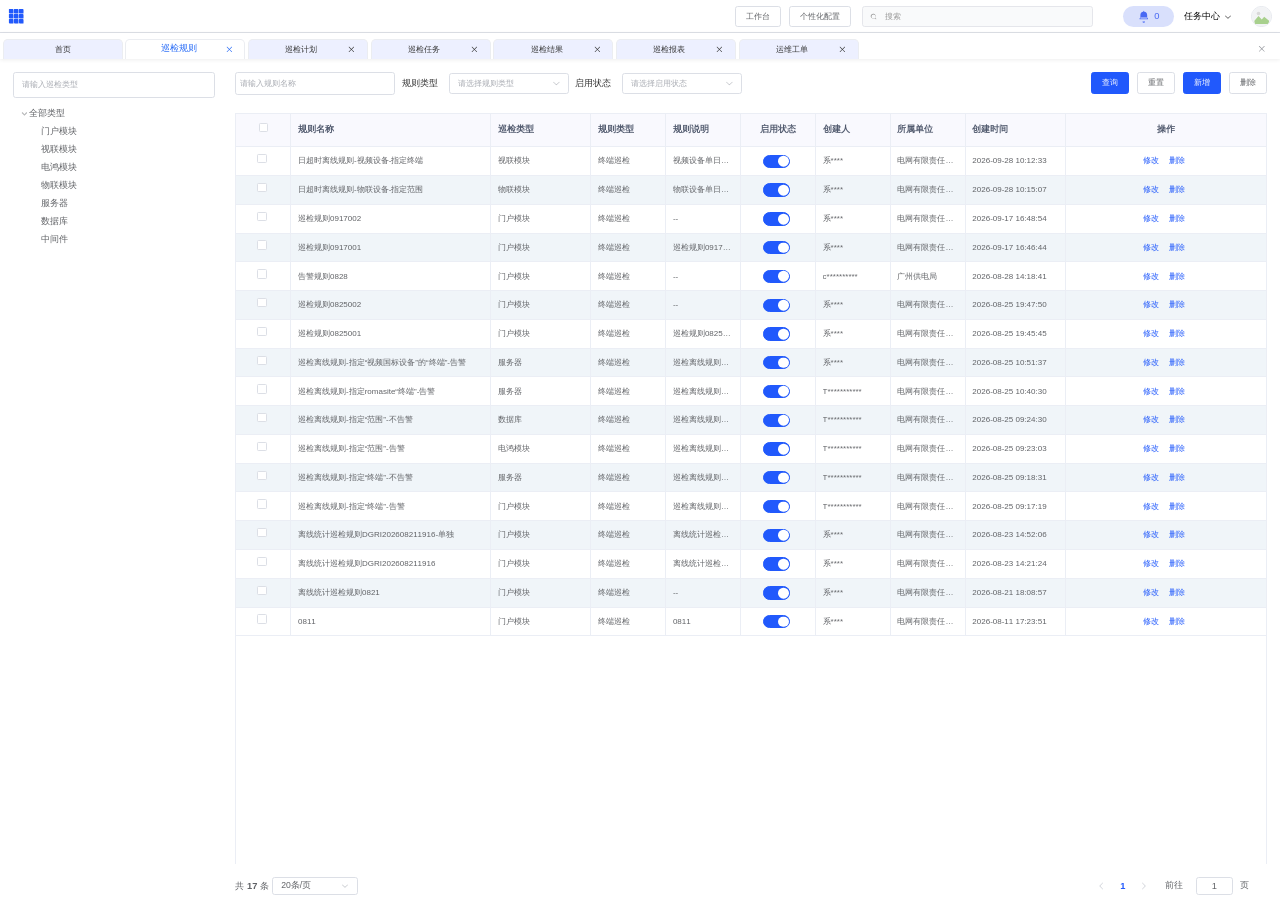
<file: prototype/inspection/index.html>
<!DOCTYPE html>
<html lang="zh-CN">
<head>
<meta charset="utf-8">
<meta name="viewport" content="width=device-width, initial-scale=1">
<title>物联网平台 - 巡检管理</title>
<style>
/* ============================================================
   设计基准：1920px 宽视口为 100%（与原系统 rem 缩放方案等价）
   1rem = 100px @1606px 视口 → 所有尺寸 = 实测像素 / 100
   ============================================================ */
html{ font-size: calc(100vw / 16.06); }
*{ box-sizing: border-box; }
:root{
  --primary:#2159FC;
  --primary-hover:#4C79FD;
  --primary-light:#EDF0FF;
  --t1:#303133;
  --t2:#606266;
  --t3:#909399;
  --ph:#A8ABB2;
  --bd:#DCDFE6;
  --bd-l:#EBEEF5;
  --th-bg:#F9F9FE;
  --th-c:#515A6E;
  --stripe:#F0F5F9;
  --tab-active:#2368F6;
  --pill:#D9E0FC;
  --panel:#F3F5FD;
}
body{
  margin:0; height:100vh; overflow:hidden;
  display:flex; flex-direction:column;
  background:#fff; color:var(--t2);
  font-family:-apple-system,BlinkMacSystemFont,"Segoe UI","Microsoft YaHei",Helvetica,Arial,sans-serif;
  font-size:0.1171rem;
  -webkit-font-smoothing:antialiased;
}
button{ font-family:inherit; }
input{ font-family:inherit; }
::selection{ background:#D9E0FC; }

/* ---------------- 顶部导航 ---------------- */
.topbar{
  flex:none; height:0.42rem; background:#fff;
  border-bottom:1px solid var(--bd);
  display:flex; align-items:center; justify-content:space-between;
  padding-left:0.09rem; padding-right:0.10rem;
}
.tb-left{ display:flex; align-items:center; height:100%; position:relative; top:0.005rem; }
.app-grid{ width:0.24rem; height:0.24rem; flex:none; }
.brand{ display:flex; align-items:center; margin-left:0.09rem; }
.brand-logo{ width:0.35rem; height:0.26rem; margin-bottom:0.03rem; flex:none; }
.brand-text{ margin-left:0.06rem; position:relative; top:0.026rem; }
.brand-title{
  font-size:0.168rem; font-weight:700; color:#111;
  line-height:0.168rem; white-space:nowrap;
}
.brand-title i{ font-style:normal; color:#3C6DF5; padding:0 0.02rem; }
.brand-sub{
  font-size:0.062rem; font-weight:700; color:#2C63F0;
  letter-spacing:0.0066rem; line-height:0.07rem; white-space:nowrap;
  margin-top:0.014rem; transform:scaleY(0.95); transform-origin:left top;
}
.brand-caret{ width:0.16rem; height:0.16rem; margin-left:0.02rem; margin-bottom:0.04rem; color:#333; flex:none; }
.tb-right{ display:flex; align-items:center; height:100%; position:relative; top:0.005rem; }

/* ---------------- 按钮 ---------------- */
.btn{
  height:0.268rem; padding:0 0.1255rem; border-radius:0.0335rem;
  font-size:0.1004rem; font-weight:500; cursor:pointer;
  border:1px solid var(--bd); background:#fff; color:var(--t2);
  display:inline-flex; align-items:center; justify-content:center;
  transition:background-color .2s,border-color .2s,color .2s; white-space:nowrap;
}
.btn:hover{ color:var(--primary); border-color:#C6DAFB; background:#ECF2FE; }
.btn-primary{ background:var(--primary); border-color:var(--primary); color:#fff; }
.btn-primary:hover{ background:var(--primary-hover); border-color:var(--primary-hover); color:#fff; }
.btn+.btn{ margin-left:0.1004rem; }
.btn-link{
  border:none; background:none; padding:0.0669rem 0; color:var(--primary);
  font-size:0.1004rem; cursor:pointer; height:auto; font-weight:400;
}
.btn-link:hover{ color:var(--primary-hover); }
.btn-link+.btn-link{ margin-left:0.1255rem; }
.btn-text-gray{ color:var(--t2); }

/* 顶部搜索框 */
.tb-search{
  margin-left:0.14rem; width:2.89rem; height:0.268rem;
  background:#F9FAFB; border:1px solid #E5E6EB; border-radius:0.0335rem;
  display:flex; align-items:center; padding:0 0.09rem; gap:0.06rem;
}
.tb-search svg{ width:0.10rem; height:0.10rem; color:#999; flex:none; }
.tb-search input{
  border:none; background:transparent; outline:none; flex:1; min-width:0;
  font-size:0.1004rem; color:#333;
}
.tb-search input::placeholder{ color:#999; }

/* 消息铃铛 */
.tb-pill{
  margin-left:0.38rem; width:0.64rem; height:0.268rem; border-radius:0.134rem;
  background:var(--pill); color:#4869F3;
  display:flex; align-items:center; justify-content:center; gap:0.04rem;
  cursor:pointer;
}
.tb-pill svg{ width:0.17rem; height:0.17rem; flex:none; }
.tb-pill span{ font-size:0.1171rem; line-height:1; }
.tb-task{
  margin-left:0.13rem; display:flex; align-items:center; gap:0.05rem;
  font-size:0.1087rem; color:#000; cursor:pointer;
}
.tb-task svg{ width:0.10rem; height:0.10rem; }
.tb-avatar{ margin-left:0.23rem; width:0.27rem; height:0.27rem; border-radius:50%; flex:none;
  border:1px solid #E4E7ED; background:#fff; overflow:hidden; display:flex;
  align-items:center; justify-content:center; }

/* ---------------- 标签栏 ---------------- */
.tags-view{
  flex:none; height:0.32rem; background:#fff;
  display:flex; align-items:flex-end; overflow:hidden;
  box-shadow:0 1px 4px rgba(0,0,0,.07); position:relative; z-index:5;
}
.tag{
  width:1.506rem; height:0.251rem; margin:0.0669rem 0 0 0.0335rem;
  border:1px solid #EBEDF1; border-bottom:none;
  border-radius:0.06rem 0.06rem 0 0;
  background:var(--primary-light); color:#333;
  font-size:0.1004rem; display:flex; align-items:center; justify-content:center;
  cursor:pointer; position:relative; padding:0 0.134rem; flex:none;
}
.tag.active{ background:#fff; color:var(--tab-active); font-size:0.1087rem; font-weight:500; }
.tag .tag-label{ flex:1; min-width:0; text-align:center; overflow:hidden; text-overflow:ellipsis; white-space:nowrap; }
.tag .tag-close{
  width:0.12rem; height:0.12rem; margin-left:0.05rem; flex:none;
  border-radius:50%; display:flex; align-items:center; justify-content:center;
  color:#333; font-size:0.10rem;
}
.tag.active .tag-close{ color:var(--tab-active); }
.tag .tag-close:hover{ background:rgba(0,0,0,.08); }
.tag .tag-close svg{ width:0.11rem; height:0.11rem; }

/* ---------------- 内容区 ---------------- */
.content{ flex:1; min-height:0; display:flex; flex-direction:column; padding:0.1673rem 0.1673rem 0.024rem; }
.page{ flex:1; min-height:0; display:none; flex-direction:column; }
.page.show{ display:flex; }

/* 筛选区 */
.filter-box{ flex:none; height:0.42rem; display:flex; align-items:flex-start; margin-bottom:0.09rem; }
.filter-item{ flex:none; margin-right:0.083rem; }
.fi-input{ width:2.01rem; }
.inp{
  width:100%; height:0.268rem; border:1px solid var(--bd); border-radius:0.0335rem;
  background:#fff; padding:0 0.05rem; font-size:0.1004rem; color:var(--t2); outline:none;
  transition:border-color .2s;
}
.inp::placeholder{ color:var(--ph); }
.inp:focus{ border-color:var(--primary); }
.inp-sm{ height:0.284rem; }
.sel{
  width:100%; height:0.268rem; border:1px solid var(--bd); border-radius:0.0335rem;
  background:#fff; display:flex; align-items:center; justify-content:space-between;
  padding:0 0.09rem 0 0.10rem; font-size:0.1004rem; color:var(--ph); cursor:pointer;
}
.sel .val{ color:var(--t2); }
.sel.filled{ color:var(--t2); }
.sel svg{ width:0.11rem; height:0.11rem; color:#A8ABB2; flex:none; }
.fi-unit{ width:1.66rem; }
.fi-group{ width:2.23rem; display:flex; align-items:stretch; }
.grp-label{
  height:0.268rem; border:1px solid var(--bd); border-right:none;
  border-radius:0.0335rem 0 0 0.0335rem; background:#fff;
  display:flex; align-items:center; padding:0 0.117rem;
  font-size:0.1004rem; color:var(--t2); white-space:nowrap;
}
.grp-sel{
  flex:1; min-width:0; height:0.268rem; border:1px solid var(--bd);
  border-radius:0 0.0335rem 0.0335rem 0; background:#fff;
  display:flex; align-items:center; justify-content:space-between;
  padding:0 0.09rem 0 0.10rem; font-size:0.1004rem; color:var(--ph); cursor:pointer;
}
.grp-sel.filled{ color:var(--t2); }
.grp-sel svg{ width:0.11rem; height:0.11rem; color:#A8ABB2; flex:none; }
.filter-right{ margin-left:auto; display:flex; align-items:flex-start; }

/* 高级筛选面板 */
.adv-panel{ flex:none; }
.adv-row{
  background:var(--panel); border-radius:0.0669rem 0.0669rem 0 0;
  padding:0.14rem 0.09rem 0.14rem 0.09rem; display:flex; align-items:center;
}
.adv-row .filter-item{ margin-right:0.09rem; }
.adv-foot{
  background:var(--panel); border-radius:0 0 0.0669rem 0.0669rem;
  height:0.54rem; display:flex; align-items:center; justify-content:flex-end;
  padding-right:0.09rem; margin-bottom:0.08rem;
}
.adv-status{ width:3.11rem; display:flex; align-items:center; gap:0.09rem; }
.adv-status .lb{ font-size:0.1004rem; color:var(--t2); white-space:nowrap; }
.adv-date{ width:6.22rem; display:flex; align-items:center; gap:0.09rem; }
.date-range{
  flex:1; min-width:0; height:0.268rem; border:1px solid var(--bd); border-radius:0.0335rem;
  background:#fff; display:flex; align-items:center; padding:0 0.09rem;
  font-size:0.1004rem; color:var(--ph); cursor:pointer;
}
.date-range .sep{ margin:0 0.05rem; }
.collapse-btn{
  border:none; background:none; color:var(--t2); font-size:0.1004rem; cursor:pointer;
  display:flex; align-items:center; gap:0.03rem;
}
.collapse-btn:hover{ color:var(--primary); }

/* ---------------- 表格 ---------------- */
.table-wrap{
  flex:1; min-height:0; overflow-y:auto; overflow-x:auto;
  border:1px solid var(--bd-l); border-bottom:none;
  background:#fff; position:relative;
}
table.tbl{ width:100%; table-layout:fixed; border-collapse:separate; border-spacing:0; }
table.tbl th,table.tbl td{
  border-right:1px solid var(--bd-l); border-bottom:1px solid var(--bd-l);
  text-align:left; vertical-align:middle; overflow:hidden;
}
table.tbl th:last-child,table.tbl td:last-child{ border-right:none; }
table.tbl thead th{
  height:0.413rem; background:var(--th-bg); color:var(--th-c);
  font-size:0.1087rem; font-weight:600; padding:0 0.1004rem;
  position:sticky; top:0; z-index:3; white-space:nowrap;
}
table.tbl tbody td{
  height:0.3633rem; padding:0 0.1004rem; font-size:0.1004rem; color:var(--t2);
  background:#fff; white-space:nowrap; text-overflow:ellipsis;
}
table.tbl tbody tr:nth-child(even) td{ background:var(--stripe); }
table.tbl tbody tr:hover td{ background:#F5F7FA; }
td.col-op{ text-align:left; }
td.col-op .cell{ display:flex; align-items:center; }
.exp-num{ color:blue; font-weight:700; cursor:pointer; }
.exp-num:hover{ text-decoration:underline; }
.empty-cell{
  height:6.54rem; text-align:center; color:var(--t3); font-size:0.1171rem;
  display:flex; align-items:center; justify-content:center; background:#fff;
}
tr.no-stripe td{ background:#fff !important; }

/* 分页 */
.pager{
  flex:none; height:0.301rem; margin-top:0.125rem;
  display:flex; align-items:center; justify-content:space-between;
}
.page-detail .pager{ margin-top:0.14rem; }
.pager .total{ font-size:0.1171rem; color:var(--t2); white-space:nowrap; }
.pager-right{ flex:1; min-width:0; display:flex; align-items:center; padding:0.0167rem 0.0418rem; }
.pg-ctrl{ margin-left:auto; display:flex; align-items:center; }
.pg-size{
  width:1.071rem; height:0.268rem; border:1px solid transparent; border-radius:0.0335rem;
  display:flex; align-items:center; justify-content:space-between; padding:0 0.09rem 0 0.10rem;
  font-size:0.1087rem; color:var(--t2); cursor:pointer; flex:none;
}
.pg-size:hover{ border-color:var(--bd); }
.pg-size svg{ width:0.10rem; height:0.10rem; color:#A8ABB2; }
.pg-btn{
  width:0.268rem; height:0.268rem; border-radius:0.0167rem;
  background:#fff; border:none; color:var(--t1); font-size:0.1171rem;
  display:flex; align-items:center; justify-content:center; cursor:pointer; flex:none;
}
.pg-btn:hover{ color:var(--primary); }
.pg-btn:disabled{ color:#C0C4CC; cursor:not-allowed; }
.pg-nums{ display:flex; align-items:center; }
.pg-num{
  width:0.268rem; height:0.268rem; border-radius:0.0167rem; background:#fff;
  display:flex; align-items:center; justify-content:center; cursor:pointer;
  font-size:0.1171rem; color:var(--t1); padding:0 0.0335rem; flex:none;
}
.pg-num:hover{ color:var(--primary); }
.pg-num.active{ color:var(--primary); font-weight:700; }
.pg-jump{ margin-left:0.1338rem; display:flex; align-items:center; font-size:0.1087rem; color:var(--t2); }
.pg-jump .goto{ width:0.297rem; display:flex; align-items:center; margin-right:0.0669rem; }
.pg-jump .cls{ width:0.297rem; display:flex; align-items:center; margin-left:0.0669rem; }
.pg-jump input{
  width:0.468rem; height:0.234rem; margin:0 0.0167rem; border:1px solid var(--bd);
  border-radius:0.0335rem; text-align:center; font-size:0.1171rem; color:var(--t2); outline:none;
}
.pg-jump input:focus{ border-color:var(--primary); }

/* ---------------- 详情页 ---------------- */
.detail-title{ flex:none; margin:0; height:0.221rem; font-size:0.2008rem; font-weight:500; color:#333; line-height:0.221rem; }
.detail-actions{ flex:none; height:0.268rem; margin-top:0.032rem; display:flex; justify-content:flex-end; }
.page-detail .table-wrap{ margin-top:0.28rem; }
.page-detail .content{ padding-bottom:0.14rem; }
/* 详情表行高比列表表更矮（1920 实测 34px，列表为 43.4px） */
.page-detail table.tbl tbody td{ height:0.284rem; }

/* ---------------- 弹窗 ---------------- */
.overlay{
  position:fixed; inset:0; background:rgba(0,0,0,.5); z-index:100;
  display:none; overflow:auto;
}
.overlay.show{ display:block; }
.dialog{
  width:8.03rem; margin:0.4625rem auto 0.42rem; background:#fff;
  border-radius:0.0669rem; box-shadow:0 12px 32px 4px rgba(0,0,0,.04),0 8px 20px rgba(0,0,0,.08);
  display:flex; flex-direction:column;
}
.dlg-head{
  background:#EEF1FD; border-radius:0.0669rem 0.0669rem 0 0;
  padding:0.15rem 0.268rem 0.117rem 0.167rem; position:relative;
  display:flex; align-items:center;
}
.dlg-head h3{ margin:0; font-size:0.1506rem; font-weight:500; color:var(--t1); }
.dlg-close{
  position:absolute; right:0.167rem; top:50%; transform:translateY(-50%);
  width:0.20rem; height:0.20rem; border:none; background:none; cursor:pointer;
  color:#909399; display:flex; align-items:center; justify-content:center;
}
.dlg-close:hover{ color:var(--primary); }
.dlg-close svg{ width:0.13rem; height:0.13rem; }
.dlg-body{ padding:0.1255rem 0.167rem; }
.dlg-foot{ padding:0.134rem 0.167rem 0.167rem; display:flex; justify-content:flex-end; }

.form-row{ display:flex; margin-bottom:0.1506rem; }
.form-item{ flex:1; min-width:0; display:flex; align-items:flex-start; }
.form-item.col2{ margin-left:0; }
.fi-label{
  flex:none; width:1.50rem; text-align:right; padding-right:0.1004rem;
  font-size:0.1171rem; color:#333; line-height:0.2677rem; margin-bottom:0.0418rem;
}
.fi-label.w80{ width:0.80rem; }
.fi-label .req{ color:#F56C6C; margin-right:0.02rem; }
.fi-ctrl{ flex:1; min-width:0; line-height:0.2677rem; display:flex; flex-direction:column; justify-content:center; }
.ctrl-line{ display:flex; align-items:center; gap:0.05rem; min-height:0.2677rem; flex-wrap:wrap; }
.radios{ display:flex; align-items:center; gap:0.251rem; }
.radio{ display:flex; align-items:center; gap:0.05rem; font-size:0.1171rem; color:var(--t2); cursor:pointer; }
.radio .dot{
  width:0.1171rem; height:0.1171rem; border-radius:50%; border:1px solid var(--bd);
  background:#fff; flex:none; position:relative;
}
.radio.checked .dot{ border-color:var(--primary); background:var(--primary); }
.radio.checked .dot::after{
  content:""; position:absolute; left:50%; top:50%; transform:translate(-50%,-50%);
  width:0.045rem; height:0.045rem; border-radius:50%; background:#fff;
}
.radio.disabled{ color:#A8ABB2; cursor:not-allowed; }
.radio.disabled .dot{ background:#F5F7FA; border-color:#DCDFE6; }
.radio.disabled.checked .dot{ background:#F5F7FA; border-color:#DCDFE6; }
.radio.disabled.checked .dot::after{ background:#A8ABB2; }
.checkbox{ display:flex; align-items:center; gap:0.05rem; font-size:0.1171rem; color:var(--t2); cursor:pointer; }
.checkbox.disabled{ color:#A8ABB2; cursor:not-allowed; }
.checkbox .box{
  width:0.1171rem; height:0.1171rem; border-radius:0.0167rem; border:1px solid var(--bd);
  background:#fff; flex:none; display:flex; align-items:center; justify-content:center; color:#fff;
}
.checkbox.checked .box{ background:var(--primary); border-color:var(--primary); }
.checkbox.disabled.checked .box{ background:#F2F6FC; border-color:#DCDFE6; color:#A8ABB2; }
.checkbox .box svg{ width:0.08rem; height:0.08rem; display:none; }
.checkbox.checked .box svg{ display:block; }
.ctrl-inp{
  height:0.268rem; border:1px solid var(--bd); border-radius:0.0335rem; background:#fff;
  padding:0 0.09rem; font-size:0.1004rem; color:var(--t2); outline:none; width:100%;
}
.ctrl-inp::placeholder{ color:var(--ph); }
.ctrl-inp:focus{ border-color:var(--primary); }
.ctrl-inp[readonly]{ background:#F5F7FA; color:#A8ABB2; cursor:not-allowed; }
.inp-wrap{ flex:1; min-width:0; position:relative; display:flex; align-items:center; }
.inp-count{
  position:absolute; right:0.09rem; font-size:0.1004rem; color:var(--t3); pointer-events:none;
}
.inp-icon{
  position:absolute; left:0.09rem; width:0.12rem; height:0.12rem; color:#A8ABB2;
  display:flex; align-items:center; pointer-events:none;
}
.inp-icon svg{ width:100%; height:100%; }
.inp-suffix{
  position:absolute; right:0.09rem; width:0.12rem; height:0.12rem; color:#A8ABB2;
  display:flex; align-items:center; pointer-events:none;
}
.inp-suffix svg{ width:100%; height:100%; }
.suffix-tip{ font-size:0.1004rem; color:var(--t3); white-space:nowrap; }
.week-chips{ display:flex; gap:0.05rem; }
.week-chip{
  min-width:0.42rem; height:0.23rem; border:1px solid var(--bd); border-radius:0.0335rem;
  background:#fff; font-size:0.1004rem; color:var(--t2); display:flex;
  align-items:center; justify-content:center; cursor:pointer; padding:0 0.06rem;
}
.week-chip.on{ background:var(--primary); border-color:var(--primary); color:#fff; }
.seg{ display:flex; border:1px solid var(--primary); border-radius:0.0335rem; overflow:hidden; height:0.23rem; flex:none; }
.seg div{ width:0.40rem; display:flex; align-items:center; justify-content:center; font-size:0.1004rem; cursor:pointer; color:var(--primary); }
.seg div+div{ border-left:1px solid var(--primary); }
.seg div.on{ background:var(--primary); color:#fff; }
.wk-sel{
  width:1.24rem; height:0.268rem; border:1px solid var(--bd); border-radius:0.0335rem; background:#fff;
  display:flex; align-items:center; justify-content:space-between; padding:0 0.09rem 0 0.10rem;
  font-size:0.1004rem; color:var(--t2); cursor:pointer; flex:none;
}
.wk-sel svg{ width:0.11rem; height:0.11rem; color:#A8ABB2; flex:none; }

/* 确认框 */
.msgbox{
  width:4.20rem; margin:0.4625rem auto 0; background:#fff; border-radius:0.0669rem;
  padding:0.167rem; box-shadow:0 12px 32px 4px rgba(0,0,0,.04),0 8px 20px rgba(0,0,0,.08);
  position:relative;
}
.msgbox h3{ margin:0 0 0.1255rem; font-size:0.1506rem; font-weight:500; color:var(--t1); }
.msgbox p{ margin:0; font-size:0.1171rem; color:var(--t2); line-height:0.251rem; }
.msgbox .dlg-close{ right:0.167rem; top:0.167rem; transform:none; }
.msgbox-foot{ margin-top:0.251rem; display:flex; justify-content:flex-end; }

/* 轻提示 */
.toast-wrap{ position:fixed; top:0.2rem; left:0; right:0; z-index:300; display:flex; flex-direction:column; align-items:center; pointer-events:none; }
.toast{
  margin-bottom:0.10rem; background:#fff; border:1px solid var(--bd-l); border-radius:0.0335rem;
  box-shadow:0 4px 12px rgba(0,0,0,.12); padding:0.11rem 0.15rem;
  display:flex; align-items:center; gap:0.07rem; font-size:0.1171rem; color:var(--t2);
  animation:toastIn .25s ease;
}
.toast svg{ width:0.14rem; height:0.14rem; flex:none; }
.toast.info svg{ color:#909399; }
.toast.success svg{ color:#67C23A; }
.toast.warn svg{ color:#E6A23C; }
@keyframes toastIn{ from{ opacity:0; transform:translateY(-0.10rem);} to{ opacity:1; transform:none;} }

/* ============================================================
   v2 新增样式
   ============================================================ */
/* 内层 Tab：紧凑 + 选中蓝底白字 */
.inner-tabs{flex:none; display:flex; gap:0.06rem; margin-bottom:0.10rem;}
.inner-tab{
  padding:0.05rem 0.14rem; font-size:0.1171rem; line-height:0.22rem; color:var(--t2);
  cursor:pointer; border-radius:0.0335rem; transition:background .15s,color .15s; user-select:none;
}
.inner-tab:hover{ color:var(--primary); background:#F0F4FF; }
.inner-tab.on{ background:var(--primary); color:#fff; }

/* 面板：沿用原 .page 的纵向 flex 模型，保证内部表格独立滚动 */
.pane{ flex:1; min-height:0; display:none; flex-direction:column; }
.pane.show{ display:flex; }
#pane-report{ overflow-y:auto; padding-right:0.04rem; }
#pane-detail{ overflow:hidden; }

/* 补齐原文件中未定义的类名 */
.op-links{ display:flex; gap:0.10rem; flex-wrap:nowrap; align-items:center; }
.op-links a{ color:var(--primary); cursor:pointer; font-size:0.1171rem; white-space:nowrap; }
.op-links a:hover{ text-decoration:underline; }

/* 只读配置弹窗 */
.ro-tip{
  margin:0 0 0.10rem; padding:0.05rem 0.09rem; font-size:0.1087rem; color:#8A6D3B;
  background:#FDF6EC; border:1px solid #FAE3C0; border-radius:0.0335rem;
}

/* 检测报表 */
.metric-grid{ display:grid; grid-template-columns:repeat(4,minmax(0,1fr)); gap:0.12rem; margin-bottom:0.10rem; }
.metric-card{ background:#F7F8FA; border-radius:0.0669rem; padding:0.14rem 0.16rem; }
.metric-card .lb{ font-size:0.1171rem; color:var(--t2); margin-bottom:0.05rem; }
.metric-card .num{ font-size:0.2677rem; font-weight:500; color:var(--t1); line-height:1.2; font-variant-numeric:tabular-nums; }
.metric-card .sub{ font-size:0.1087rem; color:var(--t3); margin-top:0.03rem; }
.metric-note{ font-size:0.1087rem; color:var(--t3); margin:0 0 0.14rem; }

.card{ background:#fff; border:1px solid var(--bd-l); border-radius:0.0669rem; padding:0.14rem 0.16rem; margin-bottom:0.14rem; }
.card-hd{ display:flex; align-items:center; justify-content:space-between; margin-bottom:0.10rem; }
.card-hd h4{ margin:0; font-size:0.1339rem; font-weight:500; color:var(--t1); }
.card-hd .ops{ display:flex; gap:0.08rem; align-items:center; }

.proj-grid{ display:grid; grid-template-columns:repeat(4,minmax(0,1fr)); gap:0.12rem; margin-bottom:0.14rem; }
.proj-card{ background:#F7F8FA; border-radius:0.0669rem; padding:0.12rem 0.14rem; }
.proj-card h5{ margin:0 0 0.08rem; font-size:0.1255rem; font-weight:500; color:var(--t1); }
.proj-card .rows{ display:flex; flex-wrap:wrap; gap:0.06rem 0.28rem; }
.proj-card .row{ font-size:0.1171rem; color:var(--t2); line-height:1.9; white-space:nowrap; }
.proj-card .row span{ color:var(--t1); font-variant-numeric:tabular-nums; }
.proj-card .row em{ font-style:normal; font-size:0.1087rem; color:var(--t3); }

.rpt-tbl{ width:100%; border-collapse:collapse; font-size:0.1171rem; table-layout:fixed; }
.rpt-tbl th{ background:#F7F8FA; color:var(--t2); font-weight:400; font-size:0.1087rem; text-align:right; padding:0.07rem 0.10rem; border-bottom:1px solid var(--bd-l); }
.rpt-tbl th:first-child,.rpt-tbl td:first-child{ text-align:left; }
.rpt-tbl td{ padding:0.07rem 0.10rem; border-bottom:1px solid var(--bd-l); text-align:right; font-variant-numeric:tabular-nums; color:var(--t1); }
.rpt-tbl td .sub{ font-size:0.1087rem; color:var(--t3); margin-left:0.03rem; }
.rpt-tbl tfoot td{ font-weight:500; border-top:1px solid var(--bd-l); border-bottom:none; }
.rpt-foot{ font-size:0.1087rem; color:var(--t3); line-height:1.9; margin:0.10rem 0 0; }

.trend-legend{ display:flex; gap:0.20rem; font-size:0.1087rem; color:var(--t2); margin-top:0.06rem; flex-wrap:wrap; }
.trend-legend span{ display:flex; align-items:center; gap:0.06rem; cursor:pointer; }
.trend-legend span.off{ opacity:.35; }
.trend-legend i{ width:0.14rem; height:2px; display:inline-block; }

/* 处置工单弹窗 */
.wo-picked{ max-height:1.50rem; overflow:auto; border:1px solid var(--bd-l); border-radius:0.0335rem; }
.wo-picked table{ width:100%; border-collapse:collapse; table-layout:fixed; font-size:0.1171rem; }
.wo-picked th{ background:#F7F8FA; font-weight:400; color:var(--t2); font-size:0.1087rem; text-align:left; padding:0.05rem 0.10rem; border-bottom:1px solid var(--bd-l); position:sticky; top:0; z-index:1; }
.wo-picked td{ padding:0.05rem 0.10rem; border-bottom:1px solid var(--bd-l); color:var(--t1); overflow:hidden; text-overflow:ellipsis; white-space:nowrap; }
.wo-picked td.w1{ width:0.36rem; }
.wo-picked td.w2{ width:1.10rem; text-align:right; font-variant-numeric:tabular-nums; }
.wo-picked td.w3{ width:0.90rem; color:var(--t2); }
.wo-bar{ display:flex; align-items:center; justify-content:space-between; margin-top:0.06rem; font-size:0.1087rem; color:var(--t2); }


/* 字段提示按钮：hover 显示，移出隐藏 */
.tip{
  width:0.13rem; height:0.13rem; border-radius:50%; background:#C0C4CC; color:#fff;
  font-size:0.0868rem; line-height:1; display:inline-flex; align-items:center; justify-content:center;
  cursor:help; position:relative; flex:none; font-style:normal; margin-left:0.04rem; vertical-align:middle;
}
.tip:hover{ background:var(--primary); }
.tip::after{
  content:attr(data-tip); position:absolute; left:0.19rem; top:50%; transform:translateY(-50%);
  background:rgba(48,49,51,.92); color:#fff; font-size:0.1004rem; line-height:1.6; font-weight:400;
  padding:0.05rem 0.08rem; border-radius:0.0251rem; width:max-content; max-width:3.20rem;
  white-space:normal; opacity:0; visibility:hidden; transition:opacity .15s; z-index:60; pointer-events:none;
}
.tip:hover::after{ opacity:1; visibility:visible; }

/* 工单弹窗内分页 */
.wo-pager{ display:flex; align-items:center; justify-content:flex-end; gap:0.06rem; margin-top:0.05rem; font-size:0.1004rem; color:var(--t2); }
.wo-pager button{ height:0.22rem; min-width:0.22rem; padding:0 0.06rem; border:1px solid var(--bd);
  background:#fff; border-radius:0.0251rem; cursor:pointer; color:var(--t2); font-size:0.1004rem; }
.wo-pager button:hover:not(:disabled){ border-color:var(--primary); color:var(--primary); }
.wo-pager button:disabled{ opacity:.4; cursor:not-allowed; }

/* 组织树选择器 */
.tree-dd{ position:fixed; z-index:200; background:#fff; border:1px solid #E4E7ED; border-radius:0.0335rem;
  box-shadow:0 2px 12px rgba(0,0,0,.1); padding:0.05rem 0; font-size:0.1004rem; min-width:2.60rem; max-height:3.20rem; overflow:auto; }
.tree-dd .tnode{ display:flex; align-items:center; height:0.26rem; padding-right:0.12rem; cursor:pointer; color:#606266; }
.tree-dd .tnode:hover{ background:#F5F7FA; }
.tree-dd .tnode.on{ color:var(--primary); background:#F0F4FF; }
.tree-dd .tarrow{ width:0.16rem; flex:none; display:flex; align-items:center; justify-content:center; color:#C0C4CC; }
.tree-dd .tarrow svg{ width:0.09rem; height:0.09rem; transition:transform .15s; }
.tree-dd .tarrow.open svg{ transform:rotate(90deg); }
.tree-dd .tnode .tname{ flex:1; min-width:0; overflow:hidden; text-overflow:ellipsis; white-space:nowrap; }
.tree-dd .tfoot{ border-top:1px solid var(--bd-l); margin-top:0.04rem; padding:0.05rem 0.12rem 0.02rem; }
.tree-dd .tfoot label{ display:flex; align-items:center; gap:0.05rem; cursor:pointer; color:#606266; }

/* 日期选择器 */
.date-dd{ position:fixed; z-index:200; background:#fff; border:1px solid #E4E7ED; border-radius:0.0335rem;
  box-shadow:0 2px 12px rgba(0,0,0,.1); padding:0.08rem; font-size:0.1004rem; width:2.20rem; }
.date-dd .dh{ display:flex; align-items:center; justify-content:space-between; margin-bottom:0.06rem; color:#606266; }
.date-dd .dh b{ font-weight:500; }
.date-dd .dh span{ cursor:pointer; padding:0 0.05rem; color:var(--primary); }
.date-dd .dw{ display:grid; grid-template-columns:repeat(7,1fr); gap:0.02rem; color:#A8ABB2; text-align:center; margin-bottom:0.03rem; }
.date-dd .dg{ display:grid; grid-template-columns:repeat(7,1fr); gap:0.02rem; }
.date-dd .dc{ height:0.22rem; display:flex; align-items:center; justify-content:center; cursor:pointer;
  border-radius:0.0251rem; color:#606266; }
.date-dd .dc:hover{ background:#F0F4FF; color:var(--primary); }
.date-dd .dc.on{ background:var(--primary); color:#fff; }
.date-dd .dc.dim{ color:#DCDFE6; cursor:not-allowed; }
.date-dd .dc.dim:hover{ background:none; color:#DCDFE6; }

/* 趋势图 tooltip */
#trendWrap{ position:relative; }
.trend-tip{ position:absolute; pointer-events:none; background:rgba(48,49,51,.92); color:#fff;
  font-size:0.1004rem; line-height:1.7; padding:0.05rem 0.08rem; border-radius:0.0251rem;
  opacity:0; transition:opacity .12s; white-space:nowrap; z-index:10; }

/* 多选下拉面板 */
.multi-dd{
  position:fixed; z-index:200; background:#fff; border:1px solid #E4E7ED; border-radius:0.0335rem;
  box-shadow:0 2px 12px rgba(0,0,0,.1); padding:0.05rem 0; font-size:0.1004rem; min-width:1.80rem;
}
.multi-dd .mi{ display:flex; align-items:center; gap:0.05rem; padding:0 0.12rem; height:0.26rem; cursor:pointer; color:#606266; }
.multi-dd .mi:hover{ background:#F5F7FA; }
.multi-dd .mi.on{ color:var(--primary); }
.multi-dd .mi .mk{ width:0.11rem; height:0.11rem; border:1px solid var(--bd); border-radius:0.0167rem; flex:none;
  display:flex; align-items:center; justify-content:center; color:#fff; }
.multi-dd .mi.on .mk{ background:var(--primary); border-color:var(--primary); }
.multi-dd .mi .mk svg{ width:0.08rem; height:0.08rem; display:none; }
.multi-dd .mi.on .mk svg{ display:block; }
.multi-dd .mfoot{ border-top:1px solid var(--bd-l); margin-top:0.04rem; padding:0.04rem 0.12rem 0; display:flex; justify-content:space-between; }
.multi-dd .mfoot a{ color:var(--primary); cursor:pointer; }

/* 标签栏右侧关闭按钮 */
.tags-spacer{ flex:1; }
.tags-ctrl{
  flex:none; width:0.26rem; height:0.251rem; margin:0.0669rem 0.10rem 0 0;
  display:flex; align-items:center; justify-content:center; cursor:pointer;
  color:#909399; border-radius:0.0335rem; align-self:flex-start;
}
.tags-ctrl:hover{ background:rgba(0,0,0,.06); color:var(--primary); }
.tags-ctrl.disabled{ opacity:.35; cursor:not-allowed; }
.tags-ctrl svg{ width:0.12rem; height:0.12rem; }

/* 处置工单：工具条 + 已选标签 */
.wo-toolbar{ display:flex; align-items:center; gap:0.08rem; margin:0.04rem 0 0.04rem; font-size:0.1004rem; color:var(--t2); }
.wo-toolbar a{ color:var(--primary); cursor:pointer; }
.wo-toolbar a:hover{ text-decoration:underline; }
.wo-tags{ display:flex; flex-wrap:wrap; gap:0.05rem; margin-bottom:0.06rem; max-height:0.62rem; overflow:auto; }
.wo-tag{
  display:inline-flex; align-items:center; gap:0.04rem; padding:0.01rem 0.06rem; border-radius:0.0251rem;
  background:#E8F0FE; color:#2159FC; font-size:0.1004rem; line-height:1.7;
}
.wo-tag b{ cursor:pointer; font-weight:400; opacity:.7; }
.wo-tag b:hover{ opacity:1; }

/* 状态标签 */
.chip{ display:inline-block; padding:0.01rem 0.07rem; border-radius:0.0251rem; font-size:0.1004rem; line-height:1.7; white-space:nowrap; }
.chip-wait{ background:#F4F4F5; color:#909399; }
.chip-run{ background:#E8F0FE; color:#2159FC; }
.chip-done{ background:#E7F6EC; color:#2E9E4F; }
.chip-part{ background:#FDF3E2; color:#C8860D; }
.chip-fail{ background:#FDECEC; color:#D94A4A; }
.chip-on{ background:#E7F6EC; color:#2E9E4F; }
.chip-off{ background:#F4F4F5; color:#909399; }

/* 进度条 */
.progress{ width:0.55rem; height:0.08rem; background:#EEE; border-radius:0.04rem; overflow:hidden; flex:none; }
.progress i{ display:block; height:100%; background:var(--primary); }
.progress-txt{ font-size:0.1004rem; color:var(--t2); margin-left:0.05rem; white-space:nowrap; }

/* 开关 */
.switch{ width:0.40rem; height:0.20rem; border-radius:0.10rem; background:#DCDFE6; position:relative; cursor:pointer; transition:background .2s; flex:none; }
.switch.on{ background:var(--primary); }
.switch i{ position:absolute; top:0.02rem; left:0.02rem; width:0.16rem; height:0.16rem; border-radius:50%; background:#fff; transition:left .2s; }
.switch.on i{ left:0.22rem; }

/* 对象数上限提示 */
.hint-line{ margin-top:0.06rem; font-size:0.1087rem; color:var(--t2); line-height:1.8; }
.hint-line b{ color:var(--t1); }
.hint-line.over b{ color:#D94A4A; }
.hint-tips{ margin-top:0.02rem; font-size:0.1004rem; color:#D94A4A; line-height:1.8; display:none; }
.hint-line.over + .hint-tips{ display:block; }

/* 列设置 */
.col-picker{ position:relative; }
.col-picker-panel{ position:absolute; right:0; top:0.32rem; z-index:30; background:#fff; border:1px solid var(--bd-l); border-radius:0.0335rem;
  box-shadow:0 4px 16px rgba(0,0,0,.10); padding:0.10rem 0.12rem; min-width:2.20rem; display:none; }
.col-picker-panel.show{ display:block; }


/* ============================================================
   巡检模块（新增样式，统一 insp- / r- 前缀，避免与基础样式冲突）
   ============================================================ */

/* ---------- 进度条（原站 el-progress：flex 行 = 轨道 + 文本）
   轨道高 5px（内联样式，固定），圆角 0.8364rem，底 #EBEEF5，填充 var(--primary)
   文本占位 0.4182rem（原站 50px/192 换算），字号 14px（内联样式，固定） ---------- */
.progress{ display:flex; align-items:center; width:100%; }
.progress .track{ flex:1; min-width:0; height:5px; border-radius:0.8364rem; background:#EBEEF5; overflow:hidden; }
.progress .track i{ display:block; height:100%; background:var(--primary); }
.progress-txt{ flex:none; width:0.4182rem; margin-left:0; font-size:14px; line-height:0.14rem; color:var(--t2); text-align:left; }

/* ---------- 规则表单：指定终端范围（嵌套筛选条件）
   原站实测：嵌套行 x=192.4（相对 .sec 左内边距再缩进 125.5），标签宽 80，下拉宽 937.6 ---------- */
#page-ruleform .frow.sub{ margin-left:1.2546rem; }
#page-ruleform .frow.sub .fi-label{ width:0.80rem; }
#page-ruleform .frow.sub .sel{ width:7.556rem; }
/* 底部「巡检规则说明」提示（纯文本，非黄底 tip） */
.rule-note{ margin:0.151rem 0 0; font-size:0.1004rem; line-height:0.143rem; color:#333; }
/* 告警自动派单的 否/是 单选 */
.radios.tight{ gap:0.251rem; }
.radios.tight .radio{ width:0.301rem; }

/* ---------- 分页尺寸选择器：原站常态即显示边框（#DCDFE6），高 25 ---------- */
.pg-size{ border-color:var(--bd); height:0.232rem; }
/* 详情弹窗页脚文案：原站整句同色（深灰），「已完成。」不着色 */
.dtl-foot-note{ color:#333; }
.dlg-detail .dtl-foot-note .res-status{ color:inherit; }

/* ---------- 确认框尺寸校正
   原站 el-message-box 默认宽 420px，经 postcss 转 rem（420/192=2.1875rem）后按根字号
   160.6 渲染为 351.3px；基础样式里的 4.20rem 用的是未转换的原始 px，故覆盖。 ---------- */
.msgbox{ width:3.51rem; }

/* ---------- 高级筛选展开区（报告列表）
   原站实测：面板 x=16.7 w=1572.6 h=55.2、左内边距 8.4、字段宽 311.2；
   下方独立一行右对齐「收起」按钮 w=58.9 ---------- */
.filter-more{ display:flex; align-items:center; height:0.552rem; padding-left:0.084rem; margin-top:0.132rem; }
.filter-more .fitem .inp{ width:3.112rem; }
.filter-more-foot{ display:flex; justify-content:flex-end; padding-right:0.083rem; margin:0.134rem 0 0; }
.adv-toggle{ min-width:0.589rem; }

/* ---------- 日期范围选择面板（报告生成时间） ---------- */
.date-range.filled{ color:var(--t2); }
.dr-dd{
  position:fixed; z-index:200; background:#fff; border:1px solid #E4E7ED; border-radius:0.0335rem;
  box-shadow:0 4px 16px rgba(0,0,0,.12); padding:0.10rem 0.12rem;
}
.dr-dd .dr-row{ display:flex; align-items:center; margin-bottom:0.08rem; }
.dr-dd .dr-row span{ width:0.50rem; flex:none; font-size:0.1004rem; color:var(--t2); }
.dr-dd .dr-row input{
  flex:1; min-width:0; height:0.268rem; border:1px solid var(--bd); border-radius:0.0335rem;
  padding:0 0.05rem; font-size:0.1004rem; color:var(--t2); outline:none; background:#fff;
}
.dr-dd .dr-row input:focus{ border-color:var(--primary); }
.dr-dd .dr-foot{ display:flex; justify-content:flex-end; gap:0.083rem; margin-top:0.10rem; }

/* ---------- 筛选条：带内联标签 ---------- */
.fitem{ flex:none; display:flex; align-items:center; margin-right:0.083rem; }
.fi-label{ padding-right:0.12rem; }
.flabel{ flex:none; font-size:0.1171rem; color:#333; white-space:nowrap; margin-right:0.134rem; line-height:0.284rem; }
.btn-plain{ background:#ECF5FF; border-color:#A0CFFF; color:#409EFF; }
.btn-plain:hover{ background:#D9ECFF; border-color:#A0CFFF; color:#409EFF; }
.fitem .inp{ width:2.008rem; }
.fitem .sel{ width:1.506rem; }
.tree-search{
  width:100%; height:0.318rem; border:1px solid var(--bd); border-radius:0.0335rem;
  background:#fff; padding:0 0.09rem; font-size:0.1004rem; color:var(--t2); outline:none;
}
.tree-search::placeholder{ color:var(--ph); }
.tree-search:focus{ border-color:var(--primary); }

/* ---------- 规则页：左树 + 右列表 ---------- */
.rule-split{ flex:1; min-height:0; display:flex; }
.tree-panel{ width:2.534rem; flex:none; margin-right:0.252rem; display:flex; flex-direction:column; min-height:0; }
.tree-body{ margin-top:0.084rem; overflow-y:auto; }
.tnode{
  height:0.226rem; display:flex; align-items:center; padding:0 0.09rem;
  border-radius:0.0335rem; font-size:0.1004rem; color:var(--t2);
  cursor:pointer; white-space:nowrap; overflow:hidden; text-overflow:ellipsis;
}
.tnode:hover{ background:#F5F7FA; }
.tnode.on{ background:var(--primary-light); color:var(--primary); }
.right-col{ flex:1; min-width:0; display:flex; flex-direction:column; min-height:0; }

/* ---------- 表格：右侧固定操作列 ---------- */
.table-wrap.ovf-x{ overflow-x:auto; }
/* 表头 / 单元格度量（按原站 el-table 实测覆盖基础样式）
   th 高 41.81、td 高 36.11、表头 700 / 10.8742px、单元格 10.0375px */
table.tbl thead th{ height:0.4181rem; font-weight:700; padding:0 0.0836rem; }
table.tbl tbody td{ height:0.3611rem; padding:0 0.0836rem; }
table.tbl thead th .cell{ line-height:0.1924rem; }
table.tbl tbody td .cell{ line-height:0.1924rem; padding-right:0.0335rem;
  overflow:hidden; text-overflow:ellipsis; white-space:nowrap; }
table.tbl thead th .cell{ overflow:hidden; text-overflow:ellipsis; white-space:nowrap; }
/* el-switch：原站实测 core 33.45×16.72 / 圆角 8.364 / 滑块 13.38 / 位移 18.22 */
.switch{
  display:inline-block; width:0.3345rem; height:0.1672rem; border-radius:0.0836rem;
  background:#DCDFE6; border:1px solid #DCDFE6; position:relative; cursor:pointer;
  vertical-align:middle; transition:background .2s, border-color .2s; flex:none;
}
.switch.on{ background:var(--primary); border-color:var(--primary); }
.switch i{
  position:absolute; top:50%; left:0.01rem; transform:translateY(-50%);
  width:0.1338rem; height:0.1338rem; border-radius:50%; background:#fff; transition:left .2s;
}
.switch.on i{ left:0.1722rem; }
table.tbl th.col-fix,table.tbl td.col-fix{
  position:sticky; right:0; z-index:2; background:#fff;
  box-shadow:-1px 0 0 0 var(--bd-l);
}
table.tbl thead th.col-fix{ z-index:4; background:var(--th-bg); }
table.tbl tbody tr:nth-child(even) td.col-fix{ background:var(--stripe); }
table.tbl tbody tr:hover td.col-fix{ background:#F5F7FA; }
table.tbl th.col-c,table.tbl td.col-c{ text-align:center; }
td.col-op .cell{ display:flex; align-items:center; gap:0.1255rem; flex-wrap:nowrap; }
td.col-op.col-c .cell{ justify-content:center; }
td.col-op .cell a{ color:var(--primary); cursor:pointer; white-space:nowrap; }
td.col-op .cell a:hover{ text-decoration:underline; }
td.col-op .cell a.mute{ color:var(--t2); }

/* ---------- 表单页（页面级，非弹窗） ---------- */
.form-page{ flex:1; min-height:0; overflow-y:auto; margin:0 -0.1673rem; }
#page-ruleform .sec{ padding:0 0.1673rem 0.32rem 0.6693rem; }
#page-planform .sec{ padding:0 0.502rem 0.32rem 0.502rem; }
.sec-sep{ height:0.08rem; background:#F4F5F9; }
.sec-title{ margin:0 0 0.57rem; font-size:0.1589rem; font-weight:700; color:#303133; line-height:0.159rem; }
#page-planform .sec-title{ font-size:0.1673rem; line-height:0.167rem; margin-bottom:0.49rem; }
.frow{ display:flex; margin-bottom:0.192rem; }
.frow:last-child{ margin-bottom:0; }
.frow .fi-label{ width:1.50rem; }
#page-planform .frow .fi-label{ width:1.30rem; }
#page-planform .prow{ display:grid; grid-template-columns:41.67% 58.33%; width:14.906rem; }
#page-planform .prow .frow{ margin-bottom:0.192rem; }
#page-planform .frow.wide{ width:14.906rem; }
.fi-err{ font-size:0.1004rem; color:#F56C6C; line-height:1.8; margin-top:0.01rem; }
.ctrl-inp.err{ border-color:#F56C6C; }
.fi-tip{ font-size:0.1004rem; color:var(--t3); line-height:1.8; margin-top:0.01rem; }
textarea.ctrl-inp{ height:0.787rem; padding:0.06rem 0.09rem; resize:none; line-height:1.8; font-family:inherit; }
#page-planform textarea.ctrl-inp{ height:0.787rem; }
.radio{ gap:0.067rem; }
.unit-box{
  flex:none; width:0.836rem; height:0.268rem; border:1px solid var(--bd); border-left:none;
  border-radius:0 0.0335rem 0.0335rem 0; background:#fff; display:flex; align-items:center;
  justify-content:space-between; padding:0 0.07rem 0 0.08rem; font-size:0.1004rem; color:var(--t2);
  cursor:pointer;
}
.unit-box svg{ width:0.11rem; height:0.11rem; color:#A8ABB2; flex:none; }
.inp-join{ display:flex; align-items:stretch; }
.inp-join .ctrl-inp{ border-radius:0.0335rem 0 0 0.0335rem; }
.inp-join .unit-box{ border-left:none; }
.inp-join .ctrl-inp:focus{ border-color:var(--primary); }
.suffix-static{
  flex:none; width:0.344rem; height:0.268rem; display:flex; align-items:center; justify-content:center;
  font-size:0.1004rem; color:var(--t2); border:1px solid var(--bd); border-left:none;
  border-radius:0 0.0335rem 0.0335rem 0; background:#fff;
}
.inp-join .suffix-static{ border-left:none; }
.inp-join .ctrl-inp{ border-right:none; }
.tool-line{ display:flex; justify-content:flex-end; gap:0.1004rem; margin:0.10rem 0 0.09rem; }
/* 基础样式里 .btn+.btn 自带 margin-left，与 gap 叠加会变成双倍间距，这里抵消 */
.tool-line .btn + .btn{ margin-left:0; }
/* 底部按钮：原站为 el-row(is-justify-center) > el-col-10，按钮在 41.67% 宽的居中列内左对齐 */
.form-foot{ flex:none; display:flex; justify-content:center; }
/* 规则表单：原站 el-row(is-justify-center) 内左内边距 66.92 */
#page-ruleform .form-foot{ padding:0.167rem 0 0.418rem 0.6693rem; }
/* 计划表单：按钮居中于右侧「配置巡检规则」区域（树宽 253.4 + 间距 25.2）*/
#page-planform .form-foot{ padding:0.167rem 0.502rem 0.418rem 3.288rem; }
#page-planform .form-foot .btn + .btn{ margin-left:0; }
.form-foot .foot-col{ width:41.67%; display:flex; gap:0.101rem; }
.form-foot .foot-col .btn + .btn{ margin-left:0; }
.form-foot .btn{ min-width:0.499rem; }
.form-grid{ display:flex; flex-wrap:wrap; }
.form-grid .frow{ width:50%; }
.form-grid .frow.wide{ width:100%; }

/* 规则表单里的终端表 */
.dev-table{ border:1px solid var(--bd-l); background:#fff; }
.dev-table table{ width:100%; border-collapse:separate; border-spacing:0; table-layout:fixed; }
.dev-table th,.dev-table td{
  height:0.3611rem; font-size:0.1004rem; text-align:left; padding:0 0.0836rem;
  border-bottom:1px solid var(--bd-l); border-right:1px solid var(--bd-l);
  overflow:hidden; text-overflow:ellipsis; white-space:nowrap;
}
.dev-table th:last-child,.dev-table td:last-child{ border-right:none; }
.dev-table th{ background:var(--th-bg); color:var(--th-c); font-weight:700; font-size:0.1087rem; height:0.418rem; }
.dev-table td{ color:var(--t2); }
.dev-empty{ height:1.90rem; display:flex; align-items:center; justify-content:center; color:var(--t3); font-size:0.1171rem; }

/* 计划表单里的规则选择区 */
.plan-rule-split{ display:flex; min-height:0; }
.plan-tree{ width:2.534rem; flex:none; margin-right:0.252rem; }
.plan-tree .tnode{ height:0.226rem; }
.plan-rule-main{ flex:1; min-width:0; display:flex; flex-direction:column; }
.plan-rule-main .table-wrap{ max-height:none; }

/* ---------- 巡检结果页 ---------- */
.res-page{ flex:1; min-height:0; overflow-y:auto; }
.res-head{ display:flex; align-items:center; height:0.268rem; }
.res-back{
  width:0.20rem; height:0.20rem; flex:none; display:flex; align-items:center; justify-content:center;
  cursor:pointer; color:#606266; margin-right:0.06rem;
}
.res-back:hover{ color:var(--primary); }
.res-back svg{ width:0.13rem; height:0.13rem; }
.res-title{ font-size:0.1589rem; font-weight:700; color:#333; }
.res-head .chip{ margin-left:0.10rem; }
.res-head-right{ margin-left:auto; }
.res-info{
  margin-top:0.133rem; background:#F4F5F9; padding:0.0836rem 0;
  display:grid; grid-template-columns:repeat(4,minmax(0,1fr));
}
.res-info .it{ padding:0.0836rem 0.183rem; display:flex; font-size:0.1171rem; line-height:0.167rem; }
.res-info .lb{ flex:none; color:#333; }
.res-info .vl{ color:#000; overflow:hidden; text-overflow:ellipsis; white-space:nowrap; }
.res-sec{ margin-top:0.167rem; }
.res-sec-title{ font-size:0.1339rem; font-weight:700; color:#303133; margin:0 0 0.125rem; }
.stat-bar{
  background:#F4F5F9; padding:0.1004rem 0.0836rem; display:flex; align-items:center;
  gap:0.28rem; font-size:0.1589rem; line-height:0.227rem;
}
.stat-bar .k{ color:#333; }
.stat-bar .v{ font-weight:700; }
.v-total{ color:#333; }
.v-ok{ color:#52C41A; }
.v-err{ color:#D9001B; }
.v-none{ color:#AAAAAA; }
.cat-wrap{ margin-top:0.42rem; }
.cat-head{ display:flex; align-items:center; cursor:pointer; }
.cat-bar{
  flex:1; min-width:0; background:#F4F5F9; height:0.602rem;
  display:flex; align-items:center; gap:0.28rem; padding:0 0.0836rem;
  font-size:0.1589rem; line-height:0.227rem;
}
.cat-name{ font-weight:700; color:#303133; }
.cat-arrow{ width:0.243rem; flex:none; display:flex; align-items:center; justify-content:center; color:#909399; }
.cat-arrow svg{ width:0.12rem; height:0.12rem; transition:transform .2s; }
.cat-arrow.open svg{ transform:rotate(180deg); }
.res-tbl-wrap{ border:1px solid var(--bd-l); border-top:none; background:#fff; }
.res-tbl-wrap table{ width:100%; border-collapse:separate; border-spacing:0; table-layout:fixed; }
.res-tbl-wrap th{
  height:0.418rem; background:var(--th-bg); color:var(--th-c); font-size:0.1087rem; font-weight:700;
  text-align:left; padding:0 0.1004rem; border-bottom:1px solid var(--bd-l); border-right:1px solid var(--bd-l);
  white-space:nowrap;
}
.res-tbl-wrap td{
  height:0.299rem; font-size:0.1004rem; color:var(--t2); padding:0 0.1004rem;
  border-bottom:1px solid var(--bd-l); border-right:1px solid var(--bd-l);
  overflow:hidden; text-overflow:ellipsis; white-space:nowrap;
}
.res-tbl-wrap th:last-child,.res-tbl-wrap td:last-child{ border-right:none; }
.res-tbl-wrap td.c{ text-align:center; }
.res-tbl-wrap .lnk{ color:var(--primary); cursor:pointer; }
.res-tbl-wrap .lnk:hover{ text-decoration:underline; }
.res-res-ok{ color:#52C41A; }
.res-res-err{ color:#D9001B; }
.res-res-none{ color:#909399; }
.res-foot{ font-size:0.1171rem; color:#333; text-align:right; padding:0.133rem 0 0.24rem; }

/* ---------- 结果详情弹窗 ---------- */
.dlg-detail{ width:15.257rem; margin-top:0.555rem; }
.dlg-detail .dlg-body{ height:4.029rem; display:flex; flex-direction:column;
  padding:0.0836rem 0.167rem 0.142rem; }
.dlg-detail .dlg-foot{ height:0.444rem; display:flex; align-items:flex-end; justify-content:flex-end;
  padding:0 0.167rem 0.03rem; }
.dtl-foot-note{ font-size:0.1004rem; color:var(--t2); }
.dtl-stat{ display:flex; align-items:center; gap:0.28rem; font-size:0.1338rem; line-height:0.227rem; padding:0.20rem 0 0.16rem; }
.dtl-stat .k{ color:#333; }
.dtl-stat .v{ color:#333; font-weight:700; }
.dtl-tabs{ display:flex; gap:0.06rem; margin-bottom:0.0836rem; }
.dtl-tab{
  padding:0.05rem 0.14rem; font-size:0.1171rem; line-height:0.22rem; color:var(--t2);
  cursor:pointer; border:1px solid var(--bd); border-radius:0.0335rem; background:#fff;
}
.dtl-tab:hover{ color:var(--primary); border-color:#C6DAFB; }
.dtl-tab.on{ background:var(--primary); border-color:var(--primary); color:#fff; }
/* 详情弹窗 Tab 覆盖：原站激活态是「浅蓝底 + 蓝字」，非实心填充。
   实测：激活 bg #ECF5FF / 边框 #B3D8FF / 文字 rgb(68,160,255)≈#409EFF；
        Tab 高 32，宽 2字=59 / 4字=82，间距 ≈13.5 */
.dtl-tabs{ gap:0.135rem; }
.dtl-tab{ padding:0.0669rem 0.1673rem; line-height:0.1673rem; }
.dtl-tab.on{ background:#ECF5FF; border-color:#B3D8FF; color:#409EFF; }
.dtl-tab.on:hover{ color:#409EFF; border-color:#B3D8FF; }
.dtl-table{ border:1px solid var(--bd-l); background:#fff; }
.dtl-table table{ width:100%; border-collapse:separate; border-spacing:0; table-layout:fixed; }
.dtl-table th{
  height:0.418rem; background:var(--th-bg); color:var(--th-c); font-size:0.1087rem; font-weight:700;
  text-align:left; padding:0 0.0836rem; border-bottom:1px solid var(--bd-l); border-right:1px solid var(--bd-l);
  white-space:nowrap;
}
.dtl-table td{
  font-size:0.1004rem; color:var(--t2); padding:0.0418rem 0.0836rem;
  border-bottom:1px solid var(--bd-l); border-right:1px solid var(--bd-l);
  overflow:hidden; word-break:break-all;
}
.dtl-table td .cell{ line-height:0.1924rem; white-space:normal; }
.dtl-table th:last-child,.dtl-table td:last-child{ border-right:none; }
.dtl-table td.c{ text-align:center; }
.dtl-table .exp{
  width:0.28rem; text-align:center; cursor:pointer; color:#909399;
}
.dtl-table .exp svg{ width:0.10rem; height:0.10rem; transition:transform .2s; }
.dtl-table .exp.open svg{ transform:rotate(90deg); }
.dtl-sub td{ background:#FAFBFD; padding:0; }
.dtl-sub .inner{ border-top:1px solid var(--bd-l); }
.dtl-sub table{ width:100%; border-collapse:separate; border-spacing:0; table-layout:fixed; }
.dtl-sub th{
  background:#F7F8FA; color:var(--t2); font-weight:400; font-size:0.1004rem; height:0.268rem;
  padding:0 0.0836rem; border-bottom:1px solid var(--bd-l); text-align:left;
}
.dtl-sub td{
  height:0.268rem; font-size:0.1004rem; color:var(--t1); padding:0 0.0836rem;
  border-bottom:1px solid var(--bd-l); text-align:left;
}
.dtl-sub > td{ padding:0; }
.dtl-pager{ display:flex; align-items:center; justify-content:space-between; margin-top:auto; font-size:0.1004rem; color:var(--t2); }
.dtl-pager .right{ display:flex; align-items:center; gap:0.04rem; }
.dtl-pager button{
  height:0.24rem; min-width:0.24rem; padding:0 0.05rem; border:1px solid transparent; background:#fff;
  border-radius:0.0251rem; cursor:pointer; color:var(--t2); font-size:0.1004rem;
}
.dtl-pager button:hover:not(:disabled){ color:var(--primary); }
.dtl-pager button:disabled{ color:#C0C4CC; cursor:not-allowed; }
.dtl-pager button.on{ color:var(--primary); font-weight:700; }
.dtl-foot-note{ text-align:right; font-size:0.1171rem; color:#333; padding:0.133rem 0 0.02rem; }
.res-status{ font-weight:400; }
.res-status.ok{ color:#52C41A; }
.res-status.err{ color:#D9001B; }
.res-status.none{ color:#909399; }

/* ---------- 选择终端设备弹窗 ---------- */
.dlg-pick{ width:12.848rem; margin-top:0.555rem; }
.dlg-pick .dlg-body{ padding:0.293rem 0.334rem; }
.pick-bar{ display:flex; align-items:center; margin-bottom:0.218rem; }
.pick-bar .fitem .inp{ width:2.008rem; }
.pick-tbl{ border:1px solid var(--bd-l); background:#fff; max-height:5.11rem; overflow-y:auto; }
.pick-tbl table{ width:100%; border-collapse:separate; border-spacing:0; table-layout:fixed; }
.pick-tbl th{
  position:sticky; top:0; z-index:2;
  height:0.418rem; background:var(--th-bg); color:var(--th-c); font-size:0.1087rem; font-weight:700;
  text-align:left; padding:0 0.0836rem; border-bottom:1px solid var(--bd-l); border-right:1px solid var(--bd-l);
  white-space:nowrap;
}
.pick-tbl td{
  height:0.286rem; font-size:0.1004rem; color:var(--t2); padding:0 0.0836rem;
  border-bottom:1px solid var(--bd-l); border-right:1px solid var(--bd-l);
  overflow:hidden; text-overflow:ellipsis; white-space:nowrap;
}
.pick-tbl th:last-child,.pick-tbl td:last-child{ border-right:none; }
.pick-tbl tbody tr:nth-child(even) td{ background:var(--stripe); }
.pick-tbl td.sel-c{ text-align:center; }
.pick-box{
  width:0.1171rem; height:0.1171rem; border:1px solid var(--bd); border-radius:0.0167rem;
  background:#fff; display:inline-flex; align-items:center; justify-content:center; color:#fff; cursor:pointer;
}
.pick-box.on{ background:var(--primary); border-color:var(--primary); }
.pick-box svg{ width:0.08rem; height:0.08rem; display:none; }
.pick-box.on svg{ display:block; }
.dev-pager,/* 选择终端弹窗的高级筛选面板（原站实测：面板 h=55.2、字段 y 偏移 13.3） */
.pick-more{ display:flex; align-items:center; height:0.552rem; margin-top:0.133rem; width:calc(100% - 0.151rem); }
/* 弹窗体设为 flex 列，避免 .pick-bar 的 margin-bottom 与面板 margin-top 发生外边距塌陷 */
.dlg-pick .dlg-body{ display:flex; flex-direction:column; }
/* 原站：面板展开后弹窗仅增高 30.5，表格可视区相应收缩 78.2（表体内部滚动） */
.dlg-pick.adv-open .pick-tbl{ max-height:4.328rem; }
.pick-more .pm-item{ flex:none; height:0.284rem; }
.pick-more-foot{ display:flex; justify-content:flex-end; padding-right:0.234rem; margin:0.134rem 0 0; }

.pick-pager{ display:flex; align-items:center; justify-content:space-between; margin-top:0.133rem; font-size:0.1004rem; color:var(--t2); }
.dev-pager .right,.pick-pager .right{ display:flex; align-items:center; gap:0.04rem; }
.dev-pager button,.pick-pager button{
  height:0.24rem; min-width:0.24rem; padding:0 0.05rem; border:1px solid transparent; background:#fff;
  border-radius:0.0251rem; cursor:pointer; color:var(--t2); font-size:0.1004rem;
}
.dev-pager button:hover:not(:disabled),.pick-pager button:hover:not(:disabled){ color:var(--primary); }
.dev-pager button:disabled,.pick-pager button:disabled{ color:#C0C4CC; cursor:not-allowed; }
.dev-pager button.on,.pick-pager button.on{ color:var(--primary); font-weight:700; }

/* 只读提示条 */
.ro-tip2{
  margin:0 0 0.10rem; padding:0.05rem 0.09rem; font-size:0.1087rem; color:#8A6D3B;
  background:#FDF6EC; border:1px solid #FAE3C0; border-radius:0.0335rem;
}
/* ============================================================
   控件尺寸校正（按原站存档截图实测，置于样式表末尾以保证覆盖）
   ============================================================ */
/* 对话框关闭按钮：原站 el-dialog__headerbtn 为 40×40、贴容器右上角（非垂直居中） */
.dlg-close{ right:0; top:0; transform:none; width:0.40rem; height:0.40rem; }
.dlg-close svg{ width:0.132rem; height:0.132rem; }
/* 弹窗内分页按钮：原站 26.8×26.8（与列表页 .pg-btn 一致） */
.dtl-pager button, .dev-pager button, .pick-pager button{ height:0.265rem; min-width:0.265rem; }
/* 确认框高度：原站 133（底内边距 10、按钮上方间距 22） */
/* 在线实测（巡检规则列表删除）：宽 351.3、高 146.7、四周内边距 11.1；
   标题 42.7 高（字重 400）、内容 45.1、按钮行 36.8；关闭按钮 33.5、图标 13.4 */
.msgbox{ width:3.513rem; padding:0.111rem; }
.msgbox h3{ margin:0; height:0.427rem; line-height:0.427rem; font-weight:400; font-size:0.1506rem; }
.msgbox p{ margin:0; height:0.451rem; line-height:0.451rem; text-align:center; }
.msgbox .dlg-close{ width:0.335rem; height:0.335rem; }
.msgbox .dlg-close svg{ width:0.134rem; height:0.134rem; }
.msgbox-foot{ margin-top:0; height:0.368rem; align-items:center; }
.msgbox-foot .btn + .btn{ margin-left:0.083rem; }
/* 弹窗分页：尺寸选择器紧随「共 N 条」，右侧控件组靠右 */
.dtl-pager .right, .dev-pager .right, .pick-pager .right{ margin-left:auto; }
/* 弹窗分页：左内边距 13.1（原站实测「共」起于 x=70，内容左界 56.9），
   尺寸选择器与「共 N 条」间距 7；翻页控件靠右 */
.dtl-pager, .dev-pager, .pick-pager{ justify-content:flex-start; padding-left:0.131rem; padding-right:0.165rem; }
.dtl-pager .pg-size, .dev-pager .pg-size, .pick-pager .pg-size{ margin-left:0.03rem; }
/* 弹窗分页右侧控件组：原站实测翻页按钮紧邻（‹/1/› 各 26.8 无间隙），
   「前往」间距 21.8、跳页输入框间距 13、「页」间距 31 */
.dtl-pager .right, .dev-pager .right, .pick-pager .right{ gap:0; }
/* 在线实测：› → 前往 13.2、前往 → 输入框 23.4、输入框 → 页 37.7 */
.dtl-pager .right .goto, .dev-pager .right .goto, .pick-pager .right .goto{ margin-left:0.132rem; }
.dtl-pager .right > input, .dev-pager .right > input, .pick-pager .right > input{ margin-left:0.234rem; }
.dtl-pager .right > span:last-child, .dev-pager .right > span:last-child, .pick-pager .right > span:last-child{ margin-left:0.377rem; }
/* ============================================================
   根字号：对齐原站真实适配公式（2026-09-28 从平台包内 JS 读出并实测复核）

     平台： root = clamp(视口宽/10, 120, 192)      // 加载时 + resize 时都跑
     实测： 1366→136.6px  1606→160.6px  1920→192px  2560→192px(夹住)

   原型原有 rem 值是按「@1606 实测 px ÷ 100」定的，即 rem = 设计值 / 119.55。
   要让渲染值 = 设计值 × clamp(vw/10,120,192)/192，只需令
     root = 119.55/192 × clamp(vw/10,120,192)
          = clamp(74.7188px, 6.2265625vw, 119.55px)
   这样 1920 及更宽下外观与旧值完全一致，1366/1606 等视口与平台逐视口一致。
   （注意：断言套件的期望值是按 root=119.55 写死的，须在 ≥1920 视口下跑。）
   ============================================================ */
html{ font-size: clamp(74.7188px, 6.2265625vw, 119.55px); }
/* ============================================================
   原站新构建（固定根字号）下的规则表单修正
   实测：外层标签宽 150（JS 内联 px，不随根字号缩放）、嵌套标签 80、
        嵌套控件 x=310 w=903.3、设备表 x=250 w=943、设备分页 x=293.2 w=900
   ============================================================ */
/* 表单标签宽度来自 Element Plus 的 label-width（JS 内联 px），固定不缩放 */
.fi-label, .frow .fi-label{ width:150px; }
#page-planform .frow .fi-label{ width:130px; }
.fi-label.w80{ width:80px; }
#page-ruleform .frow.sub{ margin-left:1.2546rem; }
#page-ruleform .frow.sub .fi-label{ width:80px; }
#page-ruleform .frow.sub .sel{ width:7.556rem; }
/* 设备区：两种模式都显示；工具栏与提示按模式切换 */
#rfToolLine{ width:7.8879rem; margin-left:1.4219rem; justify-content:flex-start; }
#rfToolLine.dev-mode{ justify-content:flex-end; }
.dev-hint{ margin-left:0.0671rem; font-size:0.1171rem; color:#909399; white-space:nowrap; }
.dev-table{ width:7.8879rem; margin-left:1.4219rem; }
.dev-pager{ width:7.5282rem; margin-left:1.7833rem; }
/* ============================================================
   结果列表（巡检报告）行高单独修正
   平台实测 @root=192：报告表 td 高 35.47（.cell 行高 23 + 上下 padding 5×2），
   因为该表没有 el-switch；而规则/计划/任务表的 32px el-switch 把行撑到 42.97。
   原型所有 .tbl 共用 0.3611rem(=43.17)，结果列表需降到 35.47 → 35.47/119.55
   ============================================================ */
table.tbl#resListTable tbody td{ height:0.2967rem; }
/* ============================================================
   巡检计划表：列宽合计 1760 < 容器 1880，右侧留 120px 空白
   （原站 el-table 的 inner table 宽 = 列宽之和，不拉伸填满容器）。
   原站最后一列仍有右边框，而 .tbl 的 :last-child 默认去掉，故补回。
   ============================================================ */
#planTable th:last-child, #planTable td:last-child{ border-right:1px solid var(--bd-l); }
/* ============================================================
   巡检结果详情页修正（2026-09-28 对平台实测）
   1) 标题旁标签：平台为「已巡检」，带 1px 绿边 + 浅绿底（不是纯色块）
      实测 bg rgb(232,255,234)、color/border rgb(0,180,42)、radius 4、padding 0 10、行高 20
   2) 分类表「巡检结果」列：平台该页 span 的 data-v 作用域与配色类不匹配，
      实际渲染为继承色（灰），非红/绿 —— 按实际渲染复刻
   3) 分类表「规则说明」列：空值平台留空，不写 "--"
   ============================================================ */
.res-head .chip{
  background:#E8FFEA; color:#00B42A; border:1px solid #00B42A;
  border-radius:0.0335rem; padding:0 0.0836rem; line-height:0.1673rem; font-size:0.1004rem;
}
#resCats .res-res-ok, #resCats .res-res-err, #resCats .res-res-none{ color:inherit; }
/* 巡检任务列表「任务状态」列：平台是纯色文字、无底色（实测 巡检完成 = rgb(112,182,3)） */
#taskBody .chip{ background:transparent; padding:0; border-radius:0; }
#taskBody .chip-done{ color:#70B603; }
#taskBody .chip-fail{ color:#D9001B; }
#taskBody .chip-run{ color:#2159FC; }
/* ============================================================
   巡检结果详情页：白卡片 + 20px 灰缝结构（平台实测）
   平台 .single-report-container 背景 #F2F3F8（灰），内部是 3 张白卡片
   （.result-div，x=0 w=1920 padding 20），卡片间 20px 灰缝：
     card1 y=98   h=187.9  标题 + 信息区
     card2 y=305.9 h=125.1 巡检任务明细 + 统计条
     card3 y=451  h=241    分类折叠 + 明细表
   原型 .content 有 20px 内边距，故用负外边距把灰底铺满整宽。
   ============================================================ */
#page-resultdetail{
  margin:-0.1673rem -0.1673rem 0; padding:0;
  background:#F2F3F8;
}
#page-resultdetail .res-page{
  padding:0.0836rem 0 0; gap:0.1673rem;
  display:flex; flex-direction:column;
}
#page-resultdetail .res-card{ background:#fff; padding:0.1673rem; flex:none; }
#page-resultdetail .res-sec{ margin-top:0; }
/* 平台 card3 内：折叠组件上方 10px、下方 30px 留白；折叠内容自身 padding-bottom 25px
   （合计卡内容 201px = 10 + 161 + 30），原型需补出这段空白 */
#page-resultdetail .res-card > #resCats{ padding-top:0.0836rem; padding-bottom:0.3597rem; }
#page-resultdetail .res-card > #resCats > .cat-wrap:first-child{ margin-top:0; }
/* ============================================================
   巡检规则页左侧分类树（平台实测）
   全部类型 = 根节点，文字 x=43.3、展开箭头 x=31.7；子节点文字 x=61.7（缩进 18.4）
   节点高 27、字号 14px、字色 #606266；选中不高亮
   ============================================================ */
#treeBody .tnode{ font-size:0.1171rem; }
#treeBody .tnode-root{ padding-left:0.0979rem; }
#treeBody .tnode-child{ padding-left:0.3489rem; }
#treeBody .tnode.on{ background:transparent; color:var(--t2); }
.tree-caret{
  width:0.0836rem; height:0.0836rem; flex:none; margin-right:0.0134rem; cursor:pointer;
  background:currentColor; opacity:.45; transform:rotate(0deg);
  clip-path:polygon(20% 30%, 50% 62%, 80% 30%, 92% 44%, 50% 86%, 8% 44%);
}
.tree-caret.off{ transform:rotate(-90deg); }
/* ============================================================
   日超时离线检测（新增第 5 个巡检对象）—— 规则表单扩展
   ============================================================ */
/* 设备类型多选：复用基础样式 .checkbox，仅补横向排列容器 */
.checks{ display:flex; align-items:center; gap:0.251rem; }
/* 选终端弹窗：已被其他规则占用的设备置灰不可选（规则级唯一性约束，方案 3.5） */
.pick-tbl tr.occupied td{ color:#C0C4CC; }
.pick-tbl tr.occupied .pick-box{ background:#F5F7FA; border-color:#DCDFE6; cursor:not-allowed; }
.pick-tbl tr.occupied .pick-box.on{ background:#F5F7FA; border-color:#DCDFE6; color:#C0C4CC; }
.pick-tbl tr.occupied .pick-box.on svg{ display:block; }
/* ============================================================
   日超时离线检测 —— 任务列表扩展
   ============================================================ */
/* 「部分失败」状态（新增第 5 态）：橙色，区别于「巡检失败」的红 */
#taskBody .chip-part{ color:#E6A23C; }
/* 超时离线设备数 > 0 标红，便于定位异常任务 */
.ovt-err{ color:#D9001B; }
/* ============================================================
   日超时离线检测 —— 结果层扩展
   ============================================================ */
/* 终端明细弹窗：新增筛选条（设备名称 / 所属单位） */
.dtl-bar{ display:flex; align-items:center; margin-bottom:0.0836rem; }
.dtl-bar .fitem{ margin-right:0.083rem; }
.dtl-bar .fitem .inp{ width:1.80rem; }
.dtl-bar .filter-right{ margin-left:auto; display:flex; gap:0.06rem; }
.dtl-bar .filter-right .btn + .btn{ margin-left:0; }
/* 加筛选条后表格区自适应收缩；表头吸顶，滚动时保持可见 */
.dlg-detail .dtl-table{ flex:1; min-height:0; overflow-y:auto; }
.dlg-detail .dtl-table > table > thead > tr > th{ position:sticky; top:0; z-index:2; }
/* inspectResult = 0（判异失败，如「规则设备范围缺少接入节点ID」）：橙色，
   与「巡检异常」的红区分开 */
.res-res-fail{ color:#E6A23C; }
/* 分类明细表操作列：新增「处置工单」后需两个链接间距 */
.res-tbl-wrap td .lnk + .lnk{ margin-left:0.0836rem; }
/* ============================================================
   巡检报表（R4，本期新建页面）
   数据全部来自结果层聚合，不新增数据模型
   ============================================================ */
.rep-scroll{ flex:1; min-height:0; overflow-y:auto; padding-bottom:0.3345rem; }
.rep-cards{ display:grid; grid-template-columns:repeat(4,minmax(0,1fr)); gap:0.1673rem; }
.rep-card{ background:#F4F5F9; border-radius:0.0335rem; padding:0.1338rem 0.1673rem; }
.rep-card .k{ font-size:0.1004rem; color:var(--t2); line-height:0.14rem; }
.rep-card .v{ font-size:0.201rem; font-weight:700; color:#303133; line-height:0.28rem; margin-top:0.04rem; }
.rep-card .v.warn{ color:#D9001B; }
.rep-block{ margin-top:0.251rem; }
.rep-block-title{ margin:0 0 0.1004rem; font-size:0.1339rem; font-weight:700; color:#303133; }
.rep-chart{ border:1px solid var(--bd-l); background:#fff; padding:0.1338rem; }
.rep-chart svg{ display:block; width:100%; height:auto; aspect-ratio:1840 / 220; }
.rep-empty{ height:1.60rem; display:flex; align-items:center; justify-content:center; color:var(--t3); font-size:0.1171rem; }
.rep-bar-row{ display:flex; align-items:center; height:0.284rem; font-size:0.1004rem; color:var(--t2); }
.rep-bar-row .lb{ width:1.10rem; flex:none; }
.rep-bar-row .bar{ flex:1; min-width:0; height:0.1004rem; background:#EBEEF5; border-radius:0.05rem; overflow:hidden; }
.rep-bar-row .bar i{ display:block; height:100%; background:var(--primary); }
.rep-bar-row .vl{ width:0.90rem; flex:none; text-align:right; }
/* ============================================================
   运维工单（R5，复用终端行为检测 F5 设计）
   ============================================================ */
.dlg-wo{ width:12.848rem; margin-top:0.30rem; }
.dlg-wo .dlg-body{ display:flex; flex-direction:column; padding:0.167rem 0.334rem; }
.wo-bar{ display:flex; align-items:center; margin-bottom:0.1004rem; }
.wo-bar .fitem .inp{ width:2.008rem; }
.wo-bar .filter-right{ margin-left:auto; display:flex; gap:0.06rem; }
.wo-bar .filter-right .btn + .btn{ margin-left:0; }
.wo-tools{ display:flex; align-items:center; margin-bottom:0.0836rem; font-size:0.1004rem; color:var(--t2); }
.wo-tools .wo-cnt b{ color:var(--primary); font-weight:700; }
.wo-tools-right{ margin-left:auto; display:flex; gap:0.135rem; }
.wo-tools-right a{ color:var(--primary); cursor:pointer; }
.wo-tools-right a:hover{ text-decoration:underline; }
.wo-tags{ display:flex; flex-wrap:wrap; gap:0.05rem; margin-bottom:0.0836rem; }
.wo-tag{
  display:inline-flex; align-items:center; gap:0.03rem; padding:0.02rem 0.05rem;
  font-size:0.1004rem; color:var(--t2); background:#F4F5F9;
  border:1px solid var(--bd-l); border-radius:0.0335rem;
}
.wo-tag i{ cursor:pointer; color:var(--t3); font-style:normal; }
.wo-tag i:hover{ color:#D9001B; }
.wo-tbl{ border:1px solid var(--bd-l); background:#fff; max-height:3.10rem; overflow-y:auto; }
.wo-tbl table{ width:100%; border-collapse:separate; border-spacing:0; table-layout:fixed; }
.wo-tbl th{
  position:sticky; top:0; z-index:2; height:0.418rem; background:var(--th-bg); color:var(--th-c);
  font-size:0.1087rem; font-weight:700; text-align:left; padding:0 0.0836rem;
  border-bottom:1px solid var(--bd-l); border-right:1px solid var(--bd-l); white-space:nowrap;
}
.wo-tbl td{
  height:0.286rem; font-size:0.1004rem; color:var(--t2); padding:0 0.0836rem;
  border-bottom:1px solid var(--bd-l); border-right:1px solid var(--bd-l);
  overflow:hidden; text-overflow:ellipsis; white-space:nowrap;
}
.wo-tbl th:last-child,.wo-tbl td:last-child{ border-right:none; }
.wo-tbl tbody tr:nth-child(even) td{ background:var(--stripe); }
.wo-tbl td.sel-c{ text-align:center; }
.wo-pager{ display:flex; align-items:center; justify-content:flex-start; margin-top:0.1004rem; font-size:0.1004rem; color:var(--t2); }
.wo-pager .right{ display:flex; align-items:center; margin-left:auto; }
.wo-pager button{
  height:0.265rem; min-width:0.265rem; padding:0 0.05rem; border:1px solid transparent;
  background:#fff; border-radius:0.0251rem; cursor:pointer; color:var(--t2); font-size:0.1004rem;
}
.wo-pager button:hover:not(:disabled){ color:var(--primary); }
.wo-pager button:disabled{ color:#C0C4CC; cursor:not-allowed; }
.wo-pager button.on{ color:var(--primary); font-weight:700; }
.wo-form{ margin-top:0.1338rem; }
.wo-frow{ display:flex; align-items:center; margin-bottom:0.1004rem; }
.wo-frow:last-child{ margin-bottom:0; }
.wo-frow .lb{ width:1.10rem; flex:none; font-size:0.1004rem; color:#333; }
.wo-frow .lb .req{ color:#F56C6C; margin-right:0.02rem; }
.wo-frow textarea.ctrl-inp{ padding:0.05rem 0.09rem; line-height:1.7; resize:none; font-family:inherit; }
/* 工单列表状态文字（纯色，无底色） */
.wo-st{ font-weight:400; }
.wo-st-wait{ color:#E6A23C; }
.wo-st-doing{ color:#2159FC; }
.wo-st-done{ color:#70B603; }
.wo-st-over{ color:#D9001B; }

/* ---------- 结果详情弹窗：新增「检测时间」查询条件
   复用 .date-range 组件（同结果列表页的「报告生成时间」），
   宽度与相邻的两个文本输入一致。 ---------- */
.dtl-bar .date-range{ width:1.80rem; }
/* 设备类型多选：四种类型均可选，不再有禁用态；仍保留 disabled 规则以备后续使用 */

/* 派单与期限同排，期限说明在图标上方显示 */
#page-ruleform .alarm-line{width:9.3098rem;max-width:100%;align-items:center;}
#page-ruleform .alarm-line > .fi-ctrl{flex:1 1 auto!important;}
#page-ruleform .alarm-line > .fi-label{flex:0 0 1.50rem;}
#page-ruleform .alarm-line .fi-ctrl{flex:0 0 auto;width:auto;min-width:0;display:flex;flex-direction:row;align-items:center;}
#page-ruleform .alarm-line #rfAlarm{width:auto;flex:none;justify-content:flex-start;}
#page-ruleform #rfDeadlineMount{flex:none;width:auto;margin-left:auto;}
#page-ruleform #rfDeadlineRow{width:auto;flex:none;gap:0.08rem;}
#page-ruleform #rfDeadlineRow > .fi-label{width:auto;flex:none;padding:0;white-space:nowrap;}
#page-ruleform #rfDeadlineRow > .fi-ctrl{position:relative;}
#page-ruleform #rfDeadlineErr{position:absolute;left:0;top:100%;white-space:nowrap;}
.deadline-help{position:relative;display:inline-flex;align-items:center;margin-left:0.08rem;color:#909399;cursor:help;}
.deadline-tooltip{display:none;position:absolute;bottom:calc(100% + 10px);left:50%;transform:translateX(-50%);background:#303133;color:#fff;padding:8px 12px;border-radius:4px;white-space:nowrap;z-index:2100;font-size:12px;line-height:20px;}
.deadline-tooltip:after{content:'';position:absolute;top:100%;left:50%;margin-left:-5px;border:5px solid transparent;border-top-color:#303133;}
.deadline-help:hover .deadline-tooltip,.deadline-help:focus .deadline-tooltip{display:block;}

</style>
</head>

<body>

<header class="topbar">
  <div class="tb-left">
    <svg class="app-grid" viewBox="0 0 24 24" aria-hidden="true">
      <g fill="#9AB0F8">
        <rect x="3" y="3" width="5.4" height="5.4" rx="0.5"/>
        <rect x="9.3" y="3" width="5.4" height="5.4" rx="0.5"/>
        <rect x="15.6" y="3" width="5.4" height="5.4" rx="0.5"/>
        <rect x="3" y="9.3" width="5.4" height="5.4" rx="0.5"/>
        <rect x="9.3" y="9.3" width="5.4" height="5.4" rx="0.5"/>
        <rect x="15.6" y="9.3" width="5.4" height="5.4" rx="0.5"/>
        <rect x="3" y="15.6" width="5.4" height="5.4" rx="0.5"/>
        <rect x="9.3" y="15.6" width="5.4" height="5.4" rx="0.5"/>
        <rect x="15.6" y="15.6" width="5.4" height="5.4" rx="0.5"/>
      </g>
      <g fill="#2159FC">
        <rect x="2.4" y="2.4" width="5.4" height="5.4" rx="0.5"/>
        <rect x="8.7" y="2.4" width="5.4" height="5.4" rx="0.5"/>
        <rect x="15" y="2.4" width="5.4" height="5.4" rx="0.5"/>
        <rect x="2.4" y="8.7" width="5.4" height="5.4" rx="0.5"/>
        <rect x="8.7" y="8.7" width="5.4" height="5.4" rx="0.5"/>
        <rect x="15" y="8.7" width="5.4" height="5.4" rx="0.5"/>
        <rect x="2.4" y="15" width="5.4" height="5.4" rx="0.5"/>
        <rect x="8.7" y="15" width="5.4" height="5.4" rx="0.5"/>
        <rect x="15" y="15" width="5.4" height="5.4" rx="0.5"/>
      </g>
    </svg>
  </div>
  <div class="tb-right">
    <button class="btn" onclick="toast('info','工作台页面未复刻')">工作台</button>
    <button class="btn" onclick="toast('info','个性化配置页面未复刻')">个性化配置</button>
    <div class="tb-search">
      <svg viewBox="0 0 1024 1024"><path fill="currentColor" d="m795.904 750.72-134.272-134.336a320 320 0 1 0-45.12 45.12l134.336 134.336a31.936 31.936 0 0 0 45.12 0 31.936 31.936 0 0 0 0-45.12zM448 704a256 256 0 1 1 0-512 256 256 0 0 1 0 512z"/></svg>
      <input placeholder="搜索">
    </div>
    <div class="tb-pill" onclick="toast('info','消息中心未复刻')">
      <svg viewBox="0 0 1024 1024"><path fill="currentColor" d="M512 64a32 32 0 0 1 32 32v34.048a256 256 0 0 1 224 253.44V576l64 64v64H192v-64l64-64V383.488A256 256 0 0 1 480 130.048V96a32 32 0 0 1 32-32zM288 576l-32 32v32h512v-32l-32-32H288zm224 384a96 96 0 0 0 96-96H416a96 96 0 0 0 96 96z"/></svg>
      <span>0</span>
    </div>
    <div class="tb-task" onclick="toast('info','任务中心未复刻')">
      任务中心
      <svg viewBox="0 0 1024 1024"><path fill="currentColor" d="M831.872 340.864 512 652.672 192.128 340.864a30.59 30.59 0 0 0-42.752 0 29.12 29.12 0 0 0 0 41.6L489.664 714.24a32 32 0 0 0 44.672 0l340.288-331.712a29.12 29.12 0 0 0 0-41.728 30.59 30.59 0 0 0-42.752 0z"/></svg>
    </div>
    <div class="tb-avatar">
      <svg viewBox="0 0 24 24" width="100%" height="100%">
        <rect width="24" height="24" fill="#F2F3F5"/>
        <path d="M3 17l5-6 4 4.5 3-3.5 6 5v4H3z" fill="#A8D08D"/>
        <path d="M3 21h18v0H3z" fill="#8FBF6A"/>
        <circle cx="8" cy="8" r="2.2" fill="#D9D9D9"/>
      </svg>
    </div>
  </div>
</header>

<nav class="tags-view" id="tagsView"></nav>

<main class="content" id="content">

  <!-- ==================== 巡检规则（列表） ==================== -->
  <section class="page show" id="page-rule">
    <div class="rule-split">
      <div class="tree-panel">
        <input class="tree-search" id="treeSearch" placeholder="请输入巡检类型" oninput="renderTree()">
        <div class="tree-body" id="treeBody"></div>
      </div>
      <div class="right-col">
        <div class="filter-box">
          <div class="fitem"><input class="inp inp-sm" id="fRuleName" placeholder="请输入规则名称"></div>
          <div class="fitem"><span class="flabel">规则类型</span><div class="sel" id="fRuleType" onclick="openSelect(this,'规则类型',['请选择规则类型','终端巡检'])"><span>请选择规则类型</span><svg viewBox="0 0 1024 1024"><path fill="currentColor" d="M831.872 340.864 512 652.672 192.128 340.864a30.59 30.59 0 0 0-42.752 0 29.12 29.12 0 0 0 0 41.6L489.664 714.24a32 32 0 0 0 44.672 0l340.288-331.712a29.12 29.12 0 0 0 0-41.728 30.59 30.59 0 0 0-42.752 0z"/></svg></div></div>
          <div class="fitem"><span class="flabel">启用状态</span><div class="sel" id="fRuleStatus" onclick="openSelect(this,'启用状态',['请选择启用状态','启用','禁用'])"><span>请选择启用状态</span><svg viewBox="0 0 1024 1024"><path fill="currentColor" d="M831.872 340.864 512 652.672 192.128 340.864a30.59 30.59 0 0 0-42.752 0 29.12 29.12 0 0 0 0 41.6L489.664 714.24a32 32 0 0 0 44.672 0l340.288-331.712a29.12 29.12 0 0 0 0-41.728 30.59 30.59 0 0 0-42.752 0z"/></svg></div></div>
          <div class="filter-right">
            <button class="btn btn-primary" onclick="ruleQuery()">查询</button>
            <button class="btn" onclick="ruleReset()">重置</button>
            <button class="btn btn-primary" onclick="openRuleForm(null)">新增</button>
            <button class="btn" onclick="ruleBatchDel()">删除</button>
          </div>
        </div>
        <div class="table-wrap">
          <table class="tbl" id="ruleTable"><colgroup id="ruleCols"></colgroup><thead><tr id="ruleHead"></tr></thead><tbody id="ruleBody"></tbody></table>
        </div>
        <div class="pager"><span class="total">共 <b id="ruleTotal">0</b> 条</span><div class="pager-right"><div class="pg-size">20条/页<svg viewBox="0 0 1024 1024"><path fill="currentColor" d="M831.872 340.864 512 652.672 192.128 340.864a30.59 30.59 0 0 0-42.752 0 29.12 29.12 0 0 0 0 41.6L489.664 714.24a32 32 0 0 0 44.672 0l340.288-331.712a29.12 29.12 0 0 0 0-41.728 30.59 30.59 0 0 0-42.752 0z"/></svg></div><div class="pg-ctrl" id="rulePager"></div></div></div>
      </div>
    </div>
  </section>

  <!-- ==================== 巡检计划（列表） ==================== -->
  <section class="page" id="page-plan">
    <div class="filter-box">
      <div class="fitem"><input class="inp inp-sm" id="fPlanName" placeholder="请输入巡检计划名称"></div>
      <div class="fitem"><span class="flabel">执行方式</span><div class="sel" id="fPlanExec" onclick="openSelect(this,'执行方式',['请选择执行方式','周期执行','立即执行'])"><span>请选择执行方式</span><svg viewBox="0 0 1024 1024"><path fill="currentColor" d="M831.872 340.864 512 652.672 192.128 340.864a30.59 30.59 0 0 0-42.752 0 29.12 29.12 0 0 0 0 41.6L489.664 714.24a32 32 0 0 0 44.672 0l340.288-331.712a29.12 29.12 0 0 0 0-41.728 30.59 30.59 0 0 0-42.752 0z"/></svg></div></div>
      <div class="fitem"><span class="flabel">启用状态</span><div class="sel" id="fPlanStatus" onclick="openSelect(this,'启用状态',['请选择启用状态','启用','禁用'])"><span>请选择启用状态</span><svg viewBox="0 0 1024 1024"><path fill="currentColor" d="M831.872 340.864 512 652.672 192.128 340.864a30.59 30.59 0 0 0-42.752 0 29.12 29.12 0 0 0 0 41.6L489.664 714.24a32 32 0 0 0 44.672 0l340.288-331.712a29.12 29.12 0 0 0 0-41.728 30.59 30.59 0 0 0-42.752 0z"/></svg></div></div>
      <div class="filter-right">
        <button class="btn btn-primary" onclick="planQuery()">查询</button>
        <button class="btn" onclick="planReset()">重置</button>
        <button class="btn btn-primary" onclick="openPlanForm(null)">新增</button>
        <div class="col-picker">
          <button class="btn" onclick="toggleColPicker(event)">自定义列</button>
          <div class="col-picker-panel" id="colPickerPanel"></div>
        </div>
      </div>
    </div>
    <div class="table-wrap">
      <table class="tbl" id="planTable"><colgroup id="planCols"></colgroup><thead><tr id="planHead"></tr></thead><tbody id="planBody"></tbody></table>
    </div>
    <div class="pager"><span class="total">共 <b id="planTotal">0</b> 条</span><div class="pager-right"><div class="pg-size">20条/页<svg viewBox="0 0 1024 1024"><path fill="currentColor" d="M831.872 340.864 512 652.672 192.128 340.864a30.59 30.59 0 0 0-42.752 0 29.12 29.12 0 0 0 0 41.6L489.664 714.24a32 32 0 0 0 44.672 0l340.288-331.712a29.12 29.12 0 0 0 0-41.728 30.59 30.59 0 0 0-42.752 0z"/></svg></div><div class="pg-ctrl" id="planPager"></div></div></div>
  </section>

  <!-- ==================== 巡检任务（列表） ==================== -->
  <section class="page" id="page-task">
    <div class="filter-box">
      <div class="fitem"><input class="inp inp-sm" id="fTaskId" placeholder="请输入任务编号"></div>
      <div class="fitem"><input class="inp inp-sm" id="fTaskPlan" placeholder="请输入巡检计划名称"></div>
      <div class="fitem"><span class="flabel">任务状态</span><div class="sel" id="fTaskStatus" onclick="openSelect(this,'任务状态',['请选择任务状态','待执行','巡检中','巡检完成','巡检失败','部分失败'])"><span>请选择任务状态</span><svg viewBox="0 0 1024 1024"><path fill="currentColor" d="M831.872 340.864 512 652.672 192.128 340.864a30.59 30.59 0 0 0-42.752 0 29.12 29.12 0 0 0 0 41.6L489.664 714.24a32 32 0 0 0 44.672 0l340.288-331.712a29.12 29.12 0 0 0 0-41.728 30.59 30.59 0 0 0-42.752 0z"/></svg></div></div>
      <div class="fitem"><span class="flabel">执行方式</span><div class="sel" id="fTaskExec" onclick="openSelect(this,'执行方式',['请选择执行方式','周期执行','立即执行'])"><span>请选择执行方式</span><svg viewBox="0 0 1024 1024"><path fill="currentColor" d="M831.872 340.864 512 652.672 192.128 340.864a30.59 30.59 0 0 0-42.752 0 29.12 29.12 0 0 0 0 41.6L489.664 714.24a32 32 0 0 0 44.672 0l340.288-331.712a29.12 29.12 0 0 0 0-41.728 30.59 30.59 0 0 0-42.752 0z"/></svg></div></div>
      <div class="filter-right">
        <button class="btn btn-primary" onclick="taskQuery()">查询</button>
        <button class="btn" onclick="taskReset()">重置</button>
      </div>
    </div>
    <div class="table-wrap">
      <table class="tbl" id="taskTable"><colgroup id="taskCols"></colgroup><thead><tr id="taskHead"></tr></thead><tbody id="taskBody"></tbody></table>
    </div>
    <div class="pager"><span class="total">共 <b id="taskTotal">0</b> 条</span><div class="pager-right"><div class="pg-size">20条/页<svg viewBox="0 0 1024 1024"><path fill="currentColor" d="M831.872 340.864 512 652.672 192.128 340.864a30.59 30.59 0 0 0-42.752 0 29.12 29.12 0 0 0 0 41.6L489.664 714.24a32 32 0 0 0 44.672 0l340.288-331.712a29.12 29.12 0 0 0 0-41.728 30.59 30.59 0 0 0-42.752 0z"/></svg></div><div class="pg-ctrl" id="taskPager"></div></div></div>
  </section>

  <!-- ==================== 巡检结果（报告列表） ==================== -->
  <section class="page" id="page-result">
    <div class="filter-box">
      <div class="fitem"><input class="inp inp-sm" id="fRepNo" placeholder="请输入报告编号"></div>
      <div class="fitem"><input class="inp inp-sm" id="fRepTaskNo" placeholder="请输入任务编号"></div>
      <div class="fitem"><input class="inp inp-sm" id="fRepPlan" placeholder="请输入巡检计划名称"></div>
      <div class="fitem">
        <span class="flabel">报告生成时间:</span>
        <div class="date-range" id="fRepDate" style="width:3.22rem" onclick="openDatePicker(event,'fRepDate')"><span id="fRepDateTxt">开始日期 至 结束日期</span></div>
      </div>
      <div class="filter-right">
        <button class="btn btn-primary" onclick="resultQuery()">查询</button>
        <button class="btn" onclick="resultReset()">重置</button>
        <button class="btn" onclick="toggleAdvFilter()">高级筛选</button>
      </div>
    </div>
    <!-- 高级筛选展开区：面板内放扩展字段，下方独立一行右对齐「收起」
         原站实测：面板 x=16.7 w=1572.6 h=55.2，字段 x=25.1 w=311.2；收起 x=1522.1 w=58.9 -->
    <div class="filter-more" id="fRepMore" style="display:none">
      <div class="fitem"><input class="inp inp-sm" id="fRepInspector" placeholder="请输入巡检人" onkeydown="if(event.key==='Enter')resultQuery()"></div>
    </div>
    <div class="filter-more-foot" id="fRepMoreFoot" style="display:none">
      <button class="btn adv-toggle" onclick="toggleAdvFilter()">收 起</button>
    </div>
    <div class="table-wrap">
      <table class="tbl" id="resListTable"><colgroup id="resListCols"></colgroup><thead><tr id="resListHead"></tr></thead><tbody id="resListBody"></tbody></table>
    </div>
    <div class="pager"><span class="total">共 <b id="resListTotal">0</b> 条</span><div class="pager-right"><div class="pg-size">20条/页<svg viewBox="0 0 1024 1024"><path fill="currentColor" d="M831.872 340.864 512 652.672 192.128 340.864a30.59 30.59 0 0 0-42.752 0 29.12 29.12 0 0 0 0 41.6L489.664 714.24a32 32 0 0 0 44.672 0l340.288-331.712a29.12 29.12 0 0 0 0-41.728 30.59 30.59 0 0 0-42.752 0z"/></svg></div><div class="pg-ctrl" id="resListPager"></div></div></div>
  </section>

  <!-- ==================== 巡检结果 · 详情 ==================== -->
  <section class="page" id="page-resultdetail">
    <div class="res-page">
      <div class="res-card">
        <div class="res-head">
          <div class="res-back" onclick="closeResultTab()"><svg viewBox="0 0 1024 1024"><path fill="currentColor" d="M609.408 149.376 277.76 489.664a32 32 0 0 0 0 44.672l331.648 340.288a29.12 29.12 0 0 0 41.728 0 30.59 30.59 0 0 0 0-42.752L339.136 512l311.808-319.872a30.59 30.59 0 0 0 0-42.752 29.12 29.12 0 0 0-41.536 0z"/></svg></div>
          <span class="res-title" id="resTitle">--</span>
          <span class="chip chip-done" id="resChip">已巡检</span>
          <div class="res-head-right"><button class="btn btn-primary" onclick="toast('success','已下载巡检报告（原型演示）')">下载PDF</button></div>
        </div>
        <div class="res-info" id="resInfo"></div>
      </div>
      <div class="res-card">
        <div class="res-sec">
          <h4 class="res-sec-title">巡检任务明细</h4>
          <div class="stat-bar" id="resStat"></div>
        </div>
      </div>
      <div class="res-card">
        <div id="resCats"></div>
      </div>
    </div>
  </section>

  <!-- ==================== 添加 / 修改巡检规则（表单页） ==================== -->
  <section class="page" id="page-ruleform">
    <div class="form-page">
      <div class="sec">
        <h3 class="sec-title">基本信息</h3>
        <div class="frow">
          <div class="fi-label"><span class="req">*</span>规则名称:</div>
          <div class="fi-ctrl">
            <div class="inp-wrap" style="width:3.329rem"><input class="ctrl-inp" id="rfName" maxlength="50" placeholder="长度2-50个字符" oninput="clearErr('rfName');state.ruleForm.ruleName=this.value"></div>
            <div class="fi-err" id="rfNameErr" style="display:none">请输入长度2-50个字符</div>
          </div>
        </div>
        <div class="frow">
          <div class="fi-label"><span class="req">*</span>巡检类型:</div>
          <div class="fi-ctrl">
            <div class="sel" id="rfCat" style="width:1.765rem" onclick="openSelect(this,'巡检类型',CATS,setRuleCat)"><span>请选择巡检类型</span><svg viewBox="0 0 1024 1024"><path fill="currentColor" d="M831.872 340.864 512 652.672 192.128 340.864a30.59 30.59 0 0 0-42.752 0 29.12 29.12 0 0 0 0 41.6L489.664 714.24a32 32 0 0 0 44.672 0l340.288-331.712a29.12 29.12 0 0 0 0-41.728 30.59 30.59 0 0 0-42.752 0z"/></svg></div>
            <div class="fi-err" id="rfCatErr" style="display:none">请选择巡检类型</div>
          </div>
        </div>
        <div class="frow">
          <div class="fi-label"><span class="req">*</span>规则类型:</div>
          <div class="fi-ctrl">
            <div class="radios"><div class="radio" id="rfType" onclick="pickRuleType()"><span class="dot"></span><span>终端巡检</span></div></div>
            <div class="fi-err" id="rfTypeErr" style="display:none">请选择规则类型</div>
          </div>
        </div>
        <div class="frow">
          <div class="fi-label">说明:</div>
          <div class="fi-ctrl" style="max-width:6.12rem"><textarea class="ctrl-inp" id="rfDesc" placeholder="请输入内容" oninput="state.ruleForm.ruleDesc=this.value"></textarea></div>
        </div>
      </div>

      <div class="sec-sep"></div>

      <div class="sec">
        <h3 class="sec-title">配置规则</h3>
        <div class="frow">
          <div class="fi-label"><span class="req">*</span>巡检对象:</div>
          <div class="fi-ctrl">
            <div class="radios" id="rfObjs"></div>
            <div class="fi-err" id="rfObjErr" style="display:none">请选择巡检对象</div>
            <div class="fi-tip" id="rfObjHint" style="display:none">该巡检对象的配置项本期未复刻，本原型仅实现「离线数据监测」与「日超时离线检测」两种表单。</div>
          </div>
        </div>
        <!-- 设备类型多选：位置与「日超时离线检测」一致 —— 紧跟「巡检对象」，
             两个表单里同一字段处于同一行序，避免同一字段在不同表单中位置漂移 -->
        <div class="frow" id="rfDevTypeRow" style="display:none">
          <div class="fi-label"><span class="req">*</span>设备类型:</div>
          <div class="fi-ctrl">
            <div class="checks" id="rfDevTypes"></div>
            <div class="fi-tip">选择视频设备后，其下的视频通道自动纳入检测。</div>
            <div class="fi-err" id="rfDevTypeErr" style="display:none">请至少选择一种设备类型</div>
          </div>
        </div>
        <div class="frow" id="rfDurRow" style="display:none">
          <div class="fi-label"><span class="req">*</span>离线时长阈值:</div>
          <div class="fi-ctrl">
            <div class="ctrl-line" style="gap:0.05rem">
              <input class="ctrl-inp" id="rfDur" style="width:2.66rem" placeholder="请输入离线时长阈值" oninput="clearErr('rfDur');state.ruleForm.dur=this.value">
              <div class="sel" id="rfDurUnit" style="width:0.836rem" onclick="openSelect(this,'时间单位',['分钟','小时','天'],setRuleDurUnit)"><span>分钟</span><svg viewBox="0 0 1024 1024"><path fill="currentColor" d="M831.872 340.864 512 652.672 192.128 340.864a30.59 30.59 0 0 0-42.752 0 29.12 29.12 0 0 0 0 41.6L489.664 714.24a32 32 0 0 0 44.672 0l340.288-331.712a29.12 29.12 0 0 0 0-41.728 30.59 30.59 0 0 0-42.752 0z"/></svg></div>
            </div>
            <div class="fi-err" id="rfDurErr" style="display:none">请输入离线时长阈值</div>
          </div>
        </div>
        <div class="frow" id="rfCntRow" style="display:none">
          <div class="fi-label"><span class="req">*</span>离线次数阈值:</div>
          <div class="fi-ctrl">
            <div class="ctrl-line" style="gap:0">
              <input class="ctrl-inp" id="rfCnt" style="width:3.236rem;border-radius:0.0335rem 0 0 0.0335rem;border-right:none" placeholder="请输入离线次数阈值" oninput="clearErr('rfCnt');state.ruleForm.cnt=this.value">
              <div class="suffix-static">/次</div>
            </div>
            <div class="fi-err" id="rfCntErr" style="display:none">请输入离线次数阈值</div>
          </div>
        </div>
        <!-- 日超时离线检测（新增巡检对象）：单日累计超时时长阈值 -->
        <div class="frow" id="rfDotRow" style="display:none">
          <div class="fi-label"><span class="req">*</span>单日累计超时时长:</div>
          <div class="fi-ctrl">
            <div class="ctrl-line" style="gap:0.05rem">
              <input class="ctrl-inp" id="rfDot" style="width:2.66rem" placeholder="请输入单日累计超时时长阈值" oninput="clearErr('rfDot');state.ruleForm.dot=this.value">
              <div class="sel" id="rfDotUnit" style="width:0.836rem" onclick="openSelect(this,'时间单位',['分钟','小时'],setDotUnit)"><span>小时</span><svg viewBox="0 0 1024 1024"><path fill="currentColor" d="M831.872 340.864 512 652.672 192.128 340.864a30.59 30.59 0 0 0-42.752 0 29.12 29.12 0 0 0 0 41.6L489.664 714.24a32 32 0 0 0 44.672 0l340.288-331.712a29.12 29.12 0 0 0 0-41.728 30.59 30.59 0 0 0-42.752 0z"/></svg></div>
            </div>
            <div class="fi-err" id="rfDotErr" style="display:none">请输入单日累计超时时长阈值</div>
          </div>
        </div>
        <div class="frow">
          <div class="fi-label"><span class="req">*</span>选择巡检终端设备:</div>
          <div class="fi-ctrl">
            <div class="radios" id="rfScope"></div>
            <div class="fi-err" id="rfScopeErr" style="display:none">请选择巡检终端设备</div>
          </div>
        </div>
        <!-- 指定具体终端：选择终端 + 设备表 + 分页 -->
        <div id="rfRangeBox" style="display:none">
          <div class="frow sub">
            <div class="fi-label">单位:</div>
            <div class="fi-ctrl"><div class="sel" id="rfRangeUnit" onclick="openSelect(this,'单位',RF_RANGE_OPTS('unitName'),setRangeUnit)"><span>请选择单位</span><svg viewBox="0 0 1024 1024"><path fill="currentColor" d="M831.872 340.864 512 652.672 192.128 340.864a30.59 30.59 0 0 0-42.752 0 29.12 29.12 0 0 0 0 41.6L489.664 714.24a32 32 0 0 0 44.672 0l340.288-331.712a29.12 29.12 0 0 0 0-41.728 30.59 30.59 0 0 0-42.752 0z"/></svg></div></div>
          </div>
          <div class="frow sub">
            <div class="fi-label">节点名称:</div>
            <div class="fi-ctrl"><div class="sel" id="rfRangeNode" onclick="openSelect(this,'节点名称',RF_RANGE_OPTS('nodeName'),setRangeNode)"><span>请选择节点名称</span><svg viewBox="0 0 1024 1024"><path fill="currentColor" d="M831.872 340.864 512 652.672 192.128 340.864a30.59 30.59 0 0 0-42.752 0 29.12 29.12 0 0 0 0 41.6L489.664 714.24a32 32 0 0 0 44.672 0l340.288-331.712a29.12 29.12 0 0 0 0-41.728 30.59 30.59 0 0 0-42.752 0z"/></svg></div></div>
          </div>
          <div class="frow sub">
            <div class="fi-label">安全分区:</div>
            <div class="fi-ctrl"><div class="sel" id="rfRangeZone" onclick="openSelect(this,'安全分区',RF_RANGE_OPTS('zoneDesc'),setRangeZone)"><span>请选择</span><svg viewBox="0 0 1024 1024"><path fill="currentColor" d="M831.872 340.864 512 652.672 192.128 340.864a30.59 30.59 0 0 0-42.752 0 29.12 29.12 0 0 0 0 41.6L489.664 714.24a32 32 0 0 0 44.672 0l340.288-331.712a29.12 29.12 0 0 0 0-41.728 30.59 30.59 0 0 0-42.752 0z"/></svg></div></div>
          </div>
          <div class="frow sub">
            <div class="fi-label">领域:</div>
            <div class="fi-ctrl"><div class="sel" id="rfRangeDomain" onclick="openSelect(this,'领域',RF_RANGE_OPTS('domainDesc'),setRangeDomain)"><span>请选择</span><svg viewBox="0 0 1024 1024"><path fill="currentColor" d="M831.872 340.864 512 652.672 192.128 340.864a30.59 30.59 0 0 0-42.752 0 29.12 29.12 0 0 0 0 41.6L489.664 714.24a32 32 0 0 0 44.672 0l340.288-331.712a29.12 29.12 0 0 0 0-41.728 30.59 30.59 0 0 0-42.752 0z"/></svg></div></div>
          </div>
          <div class="frow sub">
            <div class="fi-label">终端型号:</div>
            <div class="fi-ctrl"><div class="sel" id="rfRangeModel" onclick="openSelect(this,'终端型号',RF_RANGE_OPTS('modelName'),setRangeModel)"><span>请选择终端型号</span><svg viewBox="0 0 1024 1024"><path fill="currentColor" d="M831.872 340.864 512 652.672 192.128 340.864a30.59 30.59 0 0 0-42.752 0 29.12 29.12 0 0 0 0 41.6L489.664 714.24a32 32 0 0 0 44.672 0l340.288-331.712a29.12 29.12 0 0 0 0-41.728 30.59 30.59 0 0 0-42.752 0z"/></svg></div></div>
          </div>
          <div class="frow sub">
            <div class="fi-label">产品名称:</div>
            <div class="fi-ctrl"><div class="sel" id="rfRangeProduct" onclick="openSelect(this,'产品名称',RF_RANGE_OPTS('productName'),setRangeProduct)"><span>请选择产品名称</span><svg viewBox="0 0 1024 1024"><path fill="currentColor" d="M831.872 340.864 512 652.672 192.128 340.864a30.59 30.59 0 0 0-42.752 0 29.12 29.12 0 0 0 0 41.6L489.664 714.24a32 32 0 0 0 44.672 0l340.288-331.712a29.12 29.12 0 0 0 0-41.728 30.59 30.59 0 0 0-42.752 0z"/></svg></div></div>
          </div>
          <div class="tool-line"><button class="btn btn-primary" onclick="confirmDeviceRange()">确定</button></div>
        </div>
        <!-- 设备区：两种模式都显示；工具栏位置与提示按模式切换 -->
        <div id="rfDeviceBox">
          <div class="tool-line" id="rfToolLine">
            <button class="btn btn-plain" onclick="openPick()">选择终端</button>
            <button class="btn" onclick="rfDelDevices()">删除</button>
            <span class="dev-hint" id="rfDevHint" style="display:none">注：为保障巡检任务顺利执行，单次最多可选择1000台设备</span>
          </div>
          <div class="dev-table" id="rfDevTable"></div>
          <div class="dev-pager" id="rfDevPager"></div>
        </div>
        <!-- 告警自动派单 -->
        <div class="frow alarm-line">
          <div class="fi-label">告警自动派单:</div>
          <div class="fi-ctrl" style="display:flex;align-items:center;gap:0.25rem"><div class="radios tight" id="rfAlarm"></div><div id="rfDeadlineMount"></div></div>
        </div>
        <!-- 工单完成期限：与派单开关同层（规则级），仅派单=是时显示且必填（F5 4.6.2 联动规则） -->
        <div class="frow" id="rfDeadlineRow" style="display:flex;margin:0;align-items:center">
          <div class="fi-label"><span class="req" id="rfDeadlineReq">*</span>告警完成期限:</div>
          <div class="fi-ctrl">
            <div class="inp-join" style="width:2.35rem">
              <input class="ctrl-inp" id="rfDeadline" placeholder="整数" oninput="clearErr('rfDeadline');state.ruleForm.deadline=this.value">
              <div class="unit-box" id="rfDeadlineUnit" onclick="openSelect(this,'期限单位',['小时','天'],setDeadlineUnit)"><span>小时</span><svg viewBox="0 0 1024 1024"><path fill="currentColor" d="M831.872 340.864 512 652.672 192.128 340.864a30.59 30.59 0 0 0-42.752 0 29.12 29.12 0 0 0 0 41.6L489.664 714.24a32 32 0 0 0 44.672 0l340.288-331.712a29.12 29.12 0 0 0 0-41.728 30.59 30.59 0 0 0-42.752 0z"/></svg></div>
            </div><span class="deadline-help" tabindex="0" aria-label="告警完成期限说明">ⓘ<span class="deadline-tooltip" role="tooltip">要求处理人在此期限内完成工单；开启自动派单时该字段必填</span></span>
            <div class="fi-err" id="rfDeadlineErr" style="display:none">整数</div>
          </div>
        </div>
      </div>

      <div class="form-foot"><div class="foot-col">
        <button class="btn" onclick="closeCurrentTab()">返 回</button>
        <button class="btn btn-primary" onclick="saveRule()">保 存</button>
      </div></div>
    </div>
  </section>

  <!-- ==================== 新增 / 修改巡检计划（表单页） ==================== -->
  <section class="page" id="page-planform">
    <div class="form-page">
      <div class="sec">
        <h3 class="sec-title">巡检计划信息</h3>
        <div class="prow">
          <div class="frow">
            <div class="fi-label"><span class="req">*</span>巡检计划名称:</div>
            <div class="fi-ctrl"><input class="ctrl-inp" id="pfName" placeholder="请选择巡检计划名称" oninput="state.planForm.planName=this.value"></div>
          </div>
          <div class="frow">
            <div class="fi-label"><span class="req">*</span>巡检单位:</div>
            <div class="fi-ctrl"><input class="ctrl-inp" id="pfUnit" placeholder="请选择巡检单位" readonly></div>
          </div>
        </div>
        <div class="prow">
          <div class="frow">
            <div class="fi-label"><span class="req">*</span>执行方式:</div>
            <div class="fi-ctrl"><div class="sel" id="pfExec" style="width:100%" onclick="openSelect(this,'执行方式',['周期执行','立即执行'],setPlanExec)"><span>请选择执行方式</span><svg viewBox="0 0 1024 1024"><path fill="currentColor" d="M831.872 340.864 512 652.672 192.128 340.864a30.59 30.59 0 0 0-42.752 0 29.12 29.12 0 0 0 0 41.6L489.664 714.24a32 32 0 0 0 44.672 0l340.288-331.712a29.12 29.12 0 0 0 0-41.728 30.59 30.59 0 0 0-42.752 0z"/></svg></div></div>
          </div>
          <div class="frow" id="pfTimeRow" style="display:none">
            <div class="fi-label"><span class="req">*</span>执行时间:</div>
            <div class="fi-ctrl">
              <div class="ctrl-line" style="flex-wrap:nowrap;gap:0">
                <div class="sel" id="pfCycle" style="width:1.004rem" onclick="openSelect(this,'执行周期',['每日','每周','每月'],setCycle)"><span>每日</span><svg viewBox="0 0 1024 1024"><path fill="currentColor" d="M831.872 340.864 512 652.672 192.128 340.864a30.59 30.59 0 0 0-42.752 0 29.12 29.12 0 0 0 0 41.6L489.664 714.24a32 32 0 0 0 44.672 0l340.288-331.712a29.12 29.12 0 0 0 0-41.728 30.59 30.59 0 0 0-42.752 0z"/></svg></div>
                <div class="sel" id="pfWk" style="width:1.004rem;display:none" onclick="openSelect(this,'周期',PF_WK_OPTS())"><span>周一</span><svg viewBox="0 0 1024 1024"><path fill="currentColor" d="M831.872 340.864 512 652.672 192.128 340.864a30.59 30.59 0 0 0-42.752 0 29.12 29.12 0 0 0 0 41.6L489.664 714.24a32 32 0 0 0 44.672 0l340.288-331.712a29.12 29.12 0 0 0 0-41.728 30.59 30.59 0 0 0-42.752 0z"/></svg></div>
                <div class="inp-wrap" style="width:1.924rem;flex:none">
                  <span class="inp-icon"><svg viewBox="0 0 1024 1024"><path fill="currentColor" d="M512 128a384 384 0 1 0 0 768 384 384 0 0 0 0-768zm0 64a320 320 0 1 1 0 640 320 320 0 0 1 0-640zm32 128h-64v224l176 106 32-55-144-86V320z"/></svg></span>
                  <input class="ctrl-inp" id="pfClock" style="padding-left:0.28rem" value="16:36:01" oninput="state.planForm.clock=this.value">
                </div>
                <div class="fi-label" style="width:130px;margin:0">其他规则巡检周期</div>
                <div class="inp-join" style="width:2.35rem" id="pfDurRow2">
                  <input class="ctrl-inp" id="pfDur" placeholder="请输入巡检周期" oninput="state.planForm.dur=this.value">
                  <div class="unit-box" id="pfDurUnit" onclick="openSelect(this,'周期单位',['分钟','小时','天'],setPlanDurUnit)"><span>分钟</span><svg viewBox="0 0 1024 1024"><path fill="currentColor" d="M831.872 340.864 512 652.672 192.128 340.864a30.59 30.59 0 0 0-42.752 0 29.12 29.12 0 0 0 0 41.6L489.664 714.24a32 32 0 0 0 44.672 0l340.288-331.712a29.12 29.12 0 0 0 0-41.728 30.59 30.59 0 0 0-42.752 0z"/></svg></div>
                </div>
              </div>
            </div>
          </div>
        </div>
        <div class="frow wide">
          <div class="fi-label">备注:</div>
          <div class="fi-ctrl"><textarea class="ctrl-inp" id="pfRemark" placeholder="请输入内容" oninput="state.planForm.remark=this.value"></textarea></div>
        </div>
      </div>

      <div class="sec-sep"></div>

      <div class="sec">
        <h3 class="sec-title">配置巡检规则</h3>
        <div class="plan-rule-split">
          <div class="plan-tree" id="planTree"></div>
          <div class="plan-rule-main">
            <div class="filter-box" style="height:0.284rem; margin-bottom:0.05rem">
              <div class="fitem"><input class="inp inp-sm" id="pfRuleName" placeholder="请输入规则名称"></div>
              <div class="fitem"><span class="flabel">规则类型</span><div class="sel" id="pfRuleType" onclick="openSelect(this,'规则类型',['请选择规则类型','终端巡检'])"><span>请选择规则类型</span><svg viewBox="0 0 1024 1024"><path fill="currentColor" d="M831.872 340.864 512 652.672 192.128 340.864a30.59 30.59 0 0 0-42.752 0 29.12 29.12 0 0 0 0 41.6L489.664 714.24a32 32 0 0 0 44.672 0l340.288-331.712a29.12 29.12 0 0 0 0-41.728 30.59 30.59 0 0 0-42.752 0z"/></svg></div></div>
              <div class="fitem"><span class="flabel">巡检类型</span><div class="sel" id="pfRuleCat" onclick="openSelect(this,'巡检类型',CATS)"><span>请输入巡检类型</span><svg viewBox="0 0 1024 1024"><path fill="currentColor" d="M831.872 340.864 512 652.672 192.128 340.864a30.59 30.59 0 0 0-42.752 0 29.12 29.12 0 0 0 0 41.6L489.664 714.24a32 32 0 0 0 44.672 0l340.288-331.712a29.12 29.12 0 0 0 0-41.728 30.59 30.59 0 0 0-42.752 0z"/></svg></div></div>
              <div class="filter-right"><button class="btn btn-primary" onclick="renderPlanRuleTable()">查询</button><button class="btn" onclick="pfRuleReset()">重置</button></div>
            </div>
            <div class="table-wrap">
              <table class="tbl" id="pfRuleTable"><colgroup id="pfRuleCols"></colgroup><thead><tr id="pfRuleHead"></tr></thead><tbody id="pfRuleBody"></tbody></table>
            </div>
            <div class="pager"><span class="total">共 <b id="pfRuleTotal">0</b> 条</span><div class="pager-right"><div class="pg-size">10条/页<svg viewBox="0 0 1024 1024"><path fill="currentColor" d="M831.872 340.864 512 652.672 192.128 340.864a30.59 30.59 0 0 0-42.752 0 29.12 29.12 0 0 0 0 41.6L489.664 714.24a32 32 0 0 0 44.672 0l340.288-331.712a29.12 29.12 0 0 0 0-41.728 30.59 30.59 0 0 0-42.752 0z"/></svg></div><div class="pg-ctrl" id="pfRulePager"></div></div></div>
          </div>
        </div>
      </div>

      <div class="form-foot">
        <button class="btn btn-primary" onclick="savePlan()">保 存</button>
        <button class="btn" onclick="closeCurrentTab()">取 消</button>
      </div>
    </div>
  </section>

  <!-- ==================== 巡检报表（日超时离线检测 R4） ==================== -->
  <section class="page" id="page-report">
    <div class="filter-box">
      <div class="fitem"><input class="inp inp-sm" id="fRepPlan" placeholder="请输入巡检计划名称"></div>
      <div class="fitem"><span class="flabel">所属单位</span><div class="sel" id="fRepUnit" onclick="openSelect(this,'所属单位',REP_OPTS('unitName'),function(v){state.report.unit=(v==='请选择'?'':v)})"><span>请选择所属单位</span><svg viewBox="0 0 1024 1024"><path fill="currentColor" d="M831.872 340.864 512 652.672 192.128 340.864a30.59 30.59 0 0 0-42.752 0 29.12 29.12 0 0 0 0 41.6L489.664 714.24a32 32 0 0 0 44.672 0l340.288-331.712a29.12 29.12 0 0 0 0-41.728 30.59 30.59 0 0 0-42.752 0z"/></svg></div></div>
      <div class="fitem"><span class="flabel">业务域</span><div class="sel" id="fRepDomain" onclick="openSelect(this,'业务域',REP_OPTS('domainDesc'),function(v){state.report.domain=(v==='请选择'?'':v)})"><span>请选择业务域</span><svg viewBox="0 0 1024 1024"><path fill="currentColor" d="M831.872 340.864 512 652.672 192.128 340.864a30.59 30.59 0 0 0-42.752 0 29.12 29.12 0 0 0 0 41.6L489.664 714.24a32 32 0 0 0 44.672 0l340.288-331.712a29.12 29.12 0 0 0 0-41.728 30.59 30.59 0 0 0-42.752 0z"/></svg></div></div>
      <div class="fitem"><span class="flabel">统计粒度</span><div class="sel" id="fRepGran" onclick="openSelect(this,'统计粒度',['日','周','月'],setRepGran)"><span>日</span><svg viewBox="0 0 1024 1024"><path fill="currentColor" d="M831.872 340.864 512 652.672 192.128 340.864a30.59 30.59 0 0 0-42.752 0 29.12 29.12 0 0 0 0 41.6L489.664 714.24a32 32 0 0 0 44.672 0l340.288-331.712a29.12 29.12 0 0 0 0-41.728 30.59 30.59 0 0 0-42.752 0z"/></svg></div></div>
      <div class="fitem">
        <span class="flabel">检测时间:</span>
        <div class="date-range" id="fRepRange" style="width:3.22rem" onclick="openDatePicker(event,'fRepRange')"><span id="fRepRangeTxt">开始日期 至 结束日期</span></div>
      </div>
      <div class="filter-right">
        <button class="btn btn-primary" onclick="reportQuery()">查询</button>
        <button class="btn" onclick="reportReset()">重置</button>
        <button class="btn" onclick="reportExport()">导出</button>
      </div>
    </div>
    <div class="rep-scroll"><span id="repDateNote"></span>
      <div class="rep-cards" id="repCards"></div>
      <div class="rep-block">
        <h4 class="rep-block-title">超时离线趋势（按检测时间）</h4>
        <div class="rep-chart" id="repTrend"></div>
      </div>
      <div class="rep-block">
        <h4 class="rep-block-title">周期内异常日累计离线时长分布</h4>
        <div class="rep-chart" id="repDist"></div>
      </div>
      <div class="rep-block">
        <h4 class="rep-block-title">分组汇总</h4>
        <div class="table-wrap">
          <table class="tbl" id="repTable"><colgroup id="repCols"></colgroup><thead><tr id="repHead"></tr></thead><tbody id="repBody"></tbody></table>
        </div>
      </div>
    </div>
  </section>

  <!-- ==================== 运维工单（R5，复用终端行为检测 F5） ==================== -->
  <section class="page" id="page-workorder">
    <div class="filter-box">
      <div class="fitem"><input class="inp inp-sm" id="fWoId" placeholder="请输入工单编号"></div>
      <div class="fitem"><input class="inp inp-sm" id="fWoDevice" placeholder="请输入设备名称"></div>
      <div class="fitem"><span class="flabel">所属单位</span><div class="sel" id="fWoUnit" onclick="openSelect(this,'所属单位',WO_OPTS('unitName'),function(v){state.wo.unit=(v==='请选择'?'':v)})"><span>请选择所属单位</span><svg viewBox="0 0 1024 1024"><path fill="currentColor" d="M831.872 340.864 512 652.672 192.128 340.864a30.59 30.59 0 0 0-42.752 0 29.12 29.12 0 0 0 0 41.6L489.664 714.24a32 32 0 0 0 44.672 0l340.288-331.712a29.12 29.12 0 0 0 0-41.728 30.59 30.59 0 0 0-42.752 0z"/></svg></div></div>
      <div class="fitem"><span class="flabel">工单状态</span><div class="sel" id="fWoStatus" onclick="openSelect(this,'工单状态',['请选择工单状态','待接收','处理中','已完成'],function(v){state.wo.status=(v==='请选择工单状态'?'':v)})"><span>请选择工单状态</span><svg viewBox="0 0 1024 1024"><path fill="currentColor" d="M831.872 340.864 512 652.672 192.128 340.864a30.59 30.59 0 0 0-42.752 0 29.12 29.12 0 0 0 0 41.6L489.664 714.24a32 32 0 0 0 44.672 0l340.288-331.712a29.12 29.12 0 0 0 0-41.728 30.59 30.59 0 0 0-42.752 0z"/></svg></div></div>
      <div class="fitem"><input class="inp inp-sm" id="fWoHandler" placeholder="请输入处置人"></div>
      <div class="filter-right">
        <button class="btn btn-primary" onclick="woQuery()">查询</button>
        <button class="btn" onclick="woReset()">重置</button>
      </div>
    </div>
    <div class="table-wrap">
      <table class="tbl" id="woTable"><colgroup id="woCols"></colgroup><thead><tr id="woHead"></tr></thead><tbody id="woBody"></tbody></table>
    </div>
    <div class="pager"><span class="total">共 <b id="woTotal">0</b> 条</span><div class="pager-right"><div class="pg-size">20条/页<svg viewBox="0 0 1024 1024"><path fill="currentColor" d="M831.872 340.864 512 652.672 192.128 340.864a30.59 30.59 0 0 0-42.752 0 29.12 29.12 0 0 0 0 41.6L489.664 714.24a32 32 0 0 0 44.672 0l340.288-331.712a29.12 29.12 0 0 0 0-41.728 30.59 30.59 0 0 0-42.752 0z"/></svg></div><div class="pg-ctrl" id="woPager"></div></div></div>
  </section>

</main>

<!-- ==================== 弹窗 ==================== -->
<div class="overlay" id="overlay">

  <div class="dialog dlg-pick" id="dlgDuplicateDevices" role="dialog" aria-labelledby="duplicateDeviceTitle" style="display:none;width:min(8rem,90vw)">
    <div class="dlg-head"><h3 id="duplicateDeviceTitle">重复选择设备</h3></div>
    <div class="dlg-body">
      <div style="display:flex;justify-content:flex-end;margin-bottom:8px"><button class="btn" style="width:auto;min-width:56px" onclick="deleteDuplicateDevices()">删除</button></div>
      <div class="pick-tbl"><table><thead><tr><th style="width:44px;box-sizing:border-box"><input type="checkbox" aria-label="全选本页" onclick="selectDuplicatePage(this.checked)" id="duplicateSelectPage"></th><th>设备名称</th><th>物联标识码</th><th>所属规则</th></tr></thead><tbody id="duplicateDeviceRows"></tbody></table></div>
      <div class="pick-pager" id="duplicateDevicePager"></div>
    </div>
    <div class="dlg-foot"><button class="btn btn-primary" onclick="closeDuplicateDevices(true)">确定</button><button class="btn" onclick="closeDuplicateDevices(false)">取消</button></div>
  </div>

  <!-- 选择终端设备 -->
  <div class="dialog dlg-pick" id="dlgPick" style="display:none">
    <div class="dlg-head">
      <h3>请选择终端设备</h3>
      <button class="dlg-close" onclick="closePick()"><svg viewBox="0 0 1024 1024"><path fill="currentColor" d="M764.288 214.592 512 466.944 259.712 214.592a31.936 31.936 0 0 0-45.12 45.12L466.752 512 214.592 764.288a31.936 31.936 0 1 0 45.12 45.12L512 557.248l252.288 252.16a31.936 31.936 0 0 0 45.12-45.12L557.248 512l252.16-252.288a31.936 31.936 0 0 0-45.12-45.12z"/></svg></button>
    </div>
    <div class="dlg-body">
      <div class="pick-bar">
        <div class="fitem"><input class="inp inp-sm" id="pkEsn" placeholder="请输入物联标识码"></div>
        <div class="fitem"><input class="inp inp-sm" id="pkName" placeholder="请输入终端名称"></div>
        <div class="fitem"><input class="inp inp-sm" id="pkModel" placeholder="请输入终端型号"></div>
        <div class="fitem"><input class="inp inp-sm" id="pkProduct" placeholder="请输入产品名称"></div>
        <div class="filter-right">
          <button class="btn btn-primary" onclick="pickQuery()">查询</button>
          <button class="btn" onclick="pickReset()">重置</button><button class="btn" onclick="togglePickAdv()">高级筛选</button>
        </div>
      </div>
      <!-- 高级筛选展开区（原站实测：面板 h=55.2，字段 y 偏移 13.3、h=28.4，收起 w=58.9 右对齐） -->
      <div class="pick-more" id="pkMore" style="display:none">
        <div class="sel pm-item" style="margin-left:0.753rem;width:1.637rem" onclick="openSelect(this,'在线状态',['请选择在线状态','在线','离线'],function(v){pkAdv.在线状态=v})"><span>请选择在线状态</span><svg viewBox="0 0 1024 1024"><path fill="currentColor" d="M831.872 340.864 512 652.672 192.128 340.864a30.59 30.59 0 0 0-42.752 0 29.12 29.12 0 0 0 0 41.6L489.664 714.24a32 32 0 0 0 44.672 0l340.288-331.712a29.12 29.12 0 0 0 0-41.728 30.59 30.59 0 0 0-42.752 0z"/></svg></div>
        <div class="sel pm-item" style="margin-left:0.066rem;width:2.305rem" onclick="openSelect(this,'所属单位',PK_ADV_OPTS('unitName'),function(v){pkAdv.所属单位=v})"><span>请选择所属单位</span><svg viewBox="0 0 1024 1024"><path fill="currentColor" d="M831.872 340.864 512 652.672 192.128 340.864a30.59 30.59 0 0 0-42.752 0 29.12 29.12 0 0 0 0 41.6L489.664 714.24a32 32 0 0 0 44.672 0l340.288-331.712a29.12 29.12 0 0 0 0-41.728 30.59 30.59 0 0 0-42.752 0z"/></svg></div>
        <div class="sel pm-item" style="margin-left:0.682rem;width:1.692rem" onclick="openSelect(this,'节点',PK_ADV_OPTS('nodeName'),function(v){pkAdv.节点=v})"><span>请选择节点</span><svg viewBox="0 0 1024 1024"><path fill="currentColor" d="M831.872 340.864 512 652.672 192.128 340.864a30.59 30.59 0 0 0-42.752 0 29.12 29.12 0 0 0 0 41.6L489.664 714.24a32 32 0 0 0 44.672 0l340.288-331.712a29.12 29.12 0 0 0 0-41.728 30.59 30.59 0 0 0-42.752 0z"/></svg></div>
        <div class="sel pm-item" style="margin-left:0.903rem;width:1.469rem" onclick="openSelect(this,'安全分区',PK_ADV_OPTS('zoneDesc'),function(v){pkAdv.安全分区=v})"><span>请选择安全分区</span><svg viewBox="0 0 1024 1024"><path fill="currentColor" d="M831.872 340.864 512 652.672 192.128 340.864a30.59 30.59 0 0 0-42.752 0 29.12 29.12 0 0 0 0 41.6L489.664 714.24a32 32 0 0 0 44.672 0l340.288-331.712a29.12 29.12 0 0 0 0-41.728 30.59 30.59 0 0 0-42.752 0z"/></svg></div>
        <div class="sel pm-item" style="margin-left:0.903rem;width:1.469rem" onclick="openSelect(this,'领域',PK_ADV_OPTS('domainDesc'),function(v){pkAdv.领域=v})"><span>请选择领域</span><svg viewBox="0 0 1024 1024"><path fill="currentColor" d="M831.872 340.864 512 652.672 192.128 340.864a30.59 30.59 0 0 0-42.752 0 29.12 29.12 0 0 0 0 41.6L489.664 714.24a32 32 0 0 0 44.672 0l340.288-331.712a29.12 29.12 0 0 0 0-41.728 30.59 30.59 0 0 0-42.752 0z"/></svg></div>
      </div>
      <div class="pick-more-foot" id="pkMoreFoot" style="display:none">
        <button class="btn adv-toggle" onclick="togglePickAdv()">收 起</button>
      </div>
      <div class="pick-tbl" id="pickTable"></div>
      <div class="pick-pager" id="pickPager"></div>
    </div>
    <div class="dlg-foot">
      <button class="btn btn-primary" onclick="pickConfirm()">确认</button>
      <button class="btn" onclick="closePick()">取消</button>
    </div>
  </div>

  <!-- 巡检结果详情 -->
  <div class="dialog dlg-detail" id="dlgDetail" style="display:none">
    <div class="dlg-head">
      <h3 id="dtlTitle">离线数据监测巡检结果</h3>
      <button class="dlg-close" onclick="closeDetail()"><svg viewBox="0 0 1024 1024"><path fill="currentColor" d="M764.288 214.592 512 466.944 259.712 214.592a31.936 31.936 0 0 0-45.12 45.12L466.752 512 214.592 764.288a31.936 31.936 0 1 0 45.12 45.12L512 557.248l252.288 252.16a31.936 31.936 0 0 0 45.12-45.12L557.248 512l252.16-252.288a31.936 31.936 0 0 0-45.12-45.12z"/></svg></button>
    </div>
    <div class="dlg-body">
      <div class="dtl-stat" id="dtlStat"></div>
      <!-- 终端明细筛选（第 7 条答复：设备名称 / 所属单位 落在本弹窗；检测时间为本次新增条件） -->
      <div class="dtl-bar" id="dtlBar">
        <div class="fitem"><input class="inp inp-sm" id="dtlName" placeholder="请输入设备名称" onkeydown="if(event.key==='Enter')dtlQuery()"></div>
        <div class="fitem"><input class="inp inp-sm" id="dtlUnit" placeholder="请输入所属单位" onkeydown="if(event.key==='Enter')dtlQuery()"></div>
        <div class="fitem"><div class="date-range" id="dtlTime" onclick="openDatePicker(event,'dtlTime')"><span id="dtlTimeTxt">开始日期 至 结束日期</span></div></div>
        <div class="filter-right">
          <button class="btn btn-primary" onclick="dtlQuery()">查询</button>
          <button class="btn" onclick="dtlReset()">重置</button>
        </div>
      </div>
      <div class="dtl-tabs" id="dtlTabs">
        <div class="dtl-tab on" onclick="dtlTab(-1,this)">全部</div>
        <div class="dtl-tab" onclick="dtlTab(1,this)">正常对象</div>
        <div class="dtl-tab" onclick="dtlTab(2,this)">异常对象</div>
      </div>
      <div class="dtl-table" id="dtlTable"></div>
      <div class="dtl-pager" id="dtlPager"></div>
    </div>
    <div class="dlg-foot"><div class="dtl-foot-note">巡检结果：<span class="res-status ok">已完成。</span></div></div>
  </div>

  <!-- 确认框 -->
  <div class="msgbox" id="msgbox" style="display:none">
    <h3>提示</h3>
    <button class="dlg-close" onclick="closeConfirm()"><svg viewBox="0 0 1024 1024"><path fill="currentColor" d="M764.288 214.592 512 466.944 259.712 214.592a31.936 31.936 0 0 0-45.12 45.12L466.752 512 214.592 764.288a31.936 31.936 0 1 0 45.12 45.12L512 557.248l252.288 252.16a31.936 31.936 0 0 0 45.12-45.12L557.248 512l252.16-252.288a31.936 31.936 0 0 0-45.12-45.12z"/></svg></button>
    <p id="msgboxText">是否删除该数据?</p>
    <div class="msgbox-foot">
      <button class="btn" onclick="closeConfirm()">取消</button>
      <button class="btn btn-primary" onclick="confirmYes()">确定</button>
    </div>
  </div>

</div>

<div id="dropdownLayer"></div>
<div class="toast-wrap" id="toastWrap"></div>

<script>
/* ============================================================
   巡检模块原型 · 数据取自平台接口（仅保留「离线数据监测」相关记录）
   ============================================================ */
const DATA = {"rules":[{"ruleType":"DEVICE","ruleTypeName":"终端巡检","processInstanceFlag":0,"inspectObjType":"1","offlineDurationThreshold":null,"offlineDurationUnit":null,"offlineCountThreshold":null,"useStatus":1,"creatorName":"系****","unitName":"电网有限责任公司","id":"2099000000000000001","ruleName":"日超时离线规则-视频设备-指定终端","categoryName":"视联模块","ruleDesc":"视频设备单日累计离线超 8 小时判定为异常","createTime":"2026-09-28 10:12:33","inspectIndex":"dailyOvertimeOffline","dailyOvertimeThreshold":8,"dailyOvertimeUnit":2,"deviceTypeScope":["video"],"scopeDataType":1,"alarmAutoDispatch":0,"scopeFilter":null,"devices":[{"deviceId":"Video20260824123456001","deviceEsn":"Video20260824123456001","deviceName":"zkq国标协议视频IPC摄像头品类04221018#7401","accessTypeDesc":"不存在的枚举","deviceStatus":2,"offlineTime":"","modelName":"zkqDHIPC04221023","manufacturerName":"zkq大华厂商","nodeName":"云视频平台","zoneDesc":"IV区","domainDesc":"办公","projectName":"项目看看看","unitName":"电网有限责任公司"},{"deviceId":"Video20261008000001","deviceEsn":"Video20261008000001","deviceName":"视频IPC-电网总部-01","accessTypeDesc":"视频国标设备","deviceStatus":2,"offlineTime":"2026-10-07 21:51:36","modelName":"TMR1002001","manufacturerName":"电网供应商","nodeName":"电网-IV区-接入组件New1V1.0","zoneDesc":"IV区","domainDesc":"供应链","projectName":"日超时离线检测项目","unitName":"电网有限责任公司"},{"deviceId":"Video20261008000002","deviceEsn":"Video20261008000002","deviceName":"视频IPC-电网总部-02","accessTypeDesc":"视频国标设备","deviceStatus":2,"offlineTime":"2026-10-07 21:51:36","modelName":"TMR1002001","manufacturerName":"电网供应商","nodeName":"电网-IV区-接入组件New1V1.0","zoneDesc":"IV区","domainDesc":"供应链","projectName":"日超时离线检测项目","unitName":"电网有限责任公司"},{"deviceId":"Video20261007000001","deviceEsn":"Video20261007000001","deviceName":"视频IPC-电网总部-03","accessTypeDesc":"视频国标设备","deviceStatus":2,"offlineTime":"2026-10-07 21:51:36","modelName":"TMR1002001","manufacturerName":"电网供应商","nodeName":"电网-IV区-接入组件New1V1.0","zoneDesc":"IV区","domainDesc":"供应链","projectName":"日超时离线检测项目","unitName":"电网有限责任公司"},{"deviceId":"Video20261006000001","deviceEsn":"Video20261006000001","deviceName":"视频IPC-电网总部-04","accessTypeDesc":"视频国标设备","deviceStatus":2,"offlineTime":"2026-10-07 21:51:36","modelName":"TMR1002001","manufacturerName":"电网供应商","nodeName":"电网-IV区-接入组件New1V1.0","zoneDesc":"IV区","domainDesc":"供应链","projectName":"日超时离线检测项目","unitName":"电网有限责任公司"}],"workOrderDeadline":null,"workOrderDeadlineUnit":null},{"ruleType":"DEVICE","ruleTypeName":"终端巡检","processInstanceFlag":0,"inspectObjType":"1","offlineDurationThreshold":null,"offlineDurationUnit":null,"offlineCountThreshold":null,"useStatus":1,"creatorName":"系****","unitName":"电网有限责任公司","id":"2099000000000000002","ruleName":"日超时离线规则-物联设备-指定范围","categoryName":"物联模块","ruleDesc":"物联设备单日累计离线超 4 小时判定为异常","createTime":"2026-09-28 10:15:07","inspectIndex":"dailyOvertimeOffline","dailyOvertimeThreshold":4,"dailyOvertimeUnit":2,"deviceTypeScope":["iot"],"scopeDataType":2,"alarmAutoDispatch":1,"scopeFilter":{"unitName":"电网有限责任公司","nodeName":"","zoneDesc":"IV区","domainDesc":"","modelName":"","productName":""},"devices":[],"workOrderDeadline":24,"workOrderDeadlineUnit":1},{"id":"2100507274205859840","ruleName":"巡检规则0917002","categoryName":"门户模块","ruleDesc":"","useStatus":1,"creatorName":"系****","unitName":"电网有限责任公司","createTime":"2026-09-17 16:48:54","ruleType":"DEVICE","ruleTypeName":"终端巡检","processInstanceFlag":0,"inspectIndex":"offlineDataMonitor","inspectObjType":"1","offlineDurationThreshold":15,"offlineDurationUnit":1,"offlineCountThreshold":2,"scopeDataType":1,"devices":[{"deviceId":"DGRI202609161651","deviceEsn":"DGRI202609161651","deviceName":"DGRI202609161651","accessTypeDesc":"网关","deviceStatus":2,"offlineTime":"2026-09-16 21:51:36","modelName":"TMR0905001","manufacturerName":"mjw的供应商","nodeName":"广东电网-广东-IV区-接入组件New1V2.0","zoneDesc":"IV区","domainDesc":"供应链","projectName":"mjw的项目1","unitName":"电网有限责任公司"},{"deviceId":"DGRI202609161356","deviceEsn":"DGRI202609161356","deviceName":"DGRI202609161356","accessTypeDesc":"网关","deviceStatus":2,"offlineTime":"2026-09-16 18:55:13","modelName":"TMR0905001","manufacturerName":"mjw的供应商","nodeName":"电网-IV区-接入组件New1V1.0","zoneDesc":"IV区","domainDesc":"供应链","projectName":"mjw的项目1","unitName":"电网有限责任公司"}],"workOrderDeadline":null,"workOrderDeadlineUnit":null},{"id":"2100506730160861184","ruleName":"巡检规则0917001","categoryName":"门户模块","ruleDesc":"巡检规则0917001","useStatus":1,"creatorName":"系****","unitName":"电网有限责任公司","createTime":"2026-09-17 16:46:44","ruleType":"DEVICE","ruleTypeName":"终端巡检","processInstanceFlag":0,"inspectIndex":"offlineDataMonitor","inspectObjType":"1","offlineDurationThreshold":10,"offlineDurationUnit":1,"offlineCountThreshold":2,"scopeDataType":1,"devices":[{"deviceId":"DGRI202609161651","deviceEsn":"DGRI202609161651","deviceName":"DGRI202609161651","accessTypeDesc":"网关","deviceStatus":2,"offlineTime":"2026-09-16 21:51:36","modelName":"TMR0905001","manufacturerName":"mjw的供应商","nodeName":"广东电网-广东-IV区-接入组件New1V2.0","zoneDesc":"IV区","domainDesc":"供应链","projectName":"mjw的项目1","unitName":"电网有限责任公司"},{"deviceId":"DGRI202609161356","deviceEsn":"DGRI202609161356","deviceName":"DGRI202609161356","accessTypeDesc":"网关","deviceStatus":2,"offlineTime":"2026-09-16 18:55:13","modelName":"TMR0905001","manufacturerName":"mjw的供应商","nodeName":"电网-IV区-接入组件New1V1.0","zoneDesc":"IV区","domainDesc":"供应链","projectName":"mjw的项目1","unitName":"电网有限责任公司"},{"deviceId":"DGRI202609161358","deviceEsn":"DGRI202609161358","deviceName":"DGRI202609161358","accessTypeDesc":"网关","deviceStatus":2,"offlineTime":"2026-09-16 17:30:52","modelName":"TMR0905001","manufacturerName":"mjw的供应商","nodeName":"广东电网-广东-IV区-接入组件New1V2.0","zoneDesc":"IV区","domainDesc":"供应链","projectName":"mjw的项目1","unitName":"电网有限责任公司"}],"workOrderDeadline":null,"workOrderDeadlineUnit":null},{"id":"2093221715670425600","ruleName":"告警规则0828","categoryName":"门户模块","ruleDesc":"","useStatus":1,"creatorName":"c**********","unitName":"广州供电局","createTime":"2026-08-28 14:18:41","ruleType":"DEVICE","ruleTypeName":"终端巡检","processInstanceFlag":0,"inspectIndex":"offlineDataMonitor","inspectObjType":"1","offlineDurationThreshold":4,"offlineDurationUnit":1,"offlineCountThreshold":5,"scopeDataType":1,"devices":[{"deviceId":"003879146918226165760","deviceEsn":"51050000001323792987","deviceName":"lansy-同步测试-08180935","accessTypeDesc":"直连终端","deviceStatus":0,"offlineTime":null,"modelName":null,"manufacturerName":"浙江大华技术股份有限公司","nodeName":"广州局III区前置视频接入组件1.0","zoneDesc":"IV区","domainDesc":"办公","projectName":"视频设备通用项目","unitName":"增城供电局"}],"workOrderDeadline":null,"workOrderDeadlineUnit":null},{"id":"2092217382657007616","ruleName":"巡检规则0825002","categoryName":"门户模块","ruleDesc":"","useStatus":1,"creatorName":"系****","unitName":"电网有限责任公司","createTime":"2026-08-25 19:47:50","ruleType":"DEVICE","ruleTypeName":"终端巡检","processInstanceFlag":0,"inspectIndex":"offlineDataMonitor","inspectObjType":"1","offlineDurationThreshold":1,"offlineDurationUnit":2,"offlineCountThreshold":1,"scopeDataType":1,"devices":[{"deviceId":"D103613309bPswB","deviceEsn":"GzMock0825--919392036","deviceName":"GzMock0825子终端002","accessTypeDesc":"子终端","deviceStatus":2,"offlineTime":"2026-08-25 16:49:54","modelName":"Wsa_Terminal0209","manufacturerName":"电网数字电网集团（广东）有限公司","nodeName":"广东电网-广东-IV区-接入组件New1V2.0","zoneDesc":"IV区","domainDesc":"安监","projectName":"Color的项目0714","unitName":"广州天河供电局"},{"deviceId":"D103613315jct7F","deviceEsn":"GzMock0825--1456355188","deviceName":"GzMock0825子终端001","accessTypeDesc":"子终端","deviceStatus":2,"offlineTime":"2026-08-25 20:40:52","modelName":"Wsa_Terminal0209","manufacturerName":"电网数字电网集团（广东）有限公司","nodeName":"广东电网-广东-IV区-接入组件New1V2.0","zoneDesc":"IV区","domainDesc":"安监","projectName":"Color的项目0714","unitName":"广州天河供电局"},{"deviceId":"DGRI202608251404_001id","deviceEsn":"DGRI202608251404_001","deviceName":"EMQX0203","accessTypeDesc":"子终端","deviceStatus":2,"offlineTime":"2026-08-25 14:51:01","modelName":"TMR0703001","manufacturerName":"GB-lsy-20260715","nodeName":"电网-IV区-接入组件3.0-网四91环境","zoneDesc":"IV区","domainDesc":"供应链","projectName":"test_001_test1","unitName":"电网有限责任公司"},{"deviceId":"DGRI202608251404","deviceEsn":"DGRI202608251404","deviceName":"DGRI202608251404","accessTypeDesc":"网关","deviceStatus":1,"offlineTime":"2026-08-25 17:49:36","modelName":"TMR0823001","manufacturerName":"color厂商离开晶科科技","nodeName":"电网-IV区-接入组件3.0-网四91环境","zoneDesc":"IV区","domainDesc":"供应链","projectName":"test_001_test1","unitName":"电网有限责任公司"}],"workOrderDeadline":null,"workOrderDeadlineUnit":null},{"id":"2092216857951944704","ruleName":"巡检规则0825001","categoryName":"门户模块","ruleDesc":"巡检规则0825001","useStatus":1,"creatorName":"系****","unitName":"电网有限责任公司","createTime":"2026-08-25 19:45:45","ruleType":"DEVICE","ruleTypeName":"终端巡检","processInstanceFlag":0,"inspectIndex":"offlineDataMonitor","inspectObjType":"1","offlineDurationThreshold":1,"offlineDurationUnit":2,"offlineCountThreshold":2,"scopeDataType":1,"devices":[{"deviceId":"Color20260824SCan004","deviceEsn":"Color20260824SCan004","deviceName":"终端Color20260824SCan004","accessTypeDesc":"网关","deviceStatus":0,"offlineTime":null,"modelName":"ColorModel_AJ810","manufacturerName":"Color测试厂商哈哈哈哈","nodeName":null,"zoneDesc":"IV区","domainDesc":"安监","projectName":null,"unitName":"广州天河供电局"},{"deviceId":"D103613309bPswB","deviceEsn":"GzMock0825--919392036","deviceName":"GzMock0825子终端002","accessTypeDesc":"子终端","deviceStatus":0,"offlineTime":null,"modelName":"","manufacturerName":"电网数字电网集团（广东）有限公司","nodeName":null,"zoneDesc":"IV区","domainDesc":"安监","projectName":"Color的项目0714","unitName":"广州天河供电局"},{"deviceId":"DGRI202608251404","deviceEsn":"DGRI202608251404","deviceName":"DGRI202608251404","accessTypeDesc":"网关","deviceStatus":1,"offlineTime":"2026-08-27 16:21:00","modelName":"TMR0823001","manufacturerName":"color厂商离开晶科科技","nodeName":"电网-IV区-接入组件3.0-网四91环境","zoneDesc":"IV区","domainDesc":"供应链","projectName":"test_001_test1","unitName":"电网有限责任公司"}],"workOrderDeadline":null,"workOrderDeadlineUnit":null},{"id":"2092082440084340736","ruleName":"巡检离线规则-指定“视频国标设备”的“终端”-告警","categoryName":"服务器","ruleDesc":"巡检离线规则-指定“视频国标设备”的“终端”-告警Test","useStatus":1,"creatorName":"系****","unitName":"电网有限责任公司","createTime":"2026-08-25 10:51:37","ruleType":"DEVICE","ruleTypeName":"终端巡检","processInstanceFlag":0,"inspectIndex":"offlineDataMonitor","inspectObjType":"1","offlineDurationThreshold":1,"offlineDurationUnit":2,"offlineCountThreshold":2,"scopeDataType":1,"devices":[{"deviceId":"Video20260824123456001","deviceEsn":"Video20260824123456001","deviceName":"zkq国标协议视频IPC摄像头品类04221018#7401","accessTypeDesc":"不存在的枚举","deviceStatus":1,"offlineTime":null,"modelName":"zkqDHIPC04221023","manufacturerName":"zkq大华厂商","nodeName":"云视频平台","zoneDesc":"IV区","domainDesc":"办公","projectName":"项目看看看","unitName":"电网有限责任公司"}],"workOrderDeadline":null,"workOrderDeadlineUnit":null},{"id":"2092079643529781248","ruleName":"巡检离线规则-指定romasite“终端”-告警","categoryName":"服务器","ruleDesc":"巡检离线规则-指定romasite“终端”-告警Test","useStatus":1,"creatorName":"T***********","unitName":"电网有限责任公司","createTime":"2026-08-25 10:40:30","ruleType":"DEVICE","ruleTypeName":"终端巡检","processInstanceFlag":0,"inspectIndex":"offlineDataMonitor","inspectObjType":"1","offlineDurationThreshold":1,"offlineDurationUnit":2,"offlineCountThreshold":1,"scopeDataType":1,"devices":[{"deviceId":"DGRI202608252003","deviceEsn":"DGRI202608252003","deviceName":"DGRI202608252003","accessTypeDesc":"网关","deviceStatus":2,"offlineTime":"2026-08-28 15:26:12","modelName":"TMR0823001","manufacturerName":"color厂商离开晶科科技","nodeName":"广东电网-广东-IV区-接入组件New1V2.0","zoneDesc":"IV区","domainDesc":"供应链","projectName":"mjw的项目20260825","unitName":"电网有限责任公司"}],"workOrderDeadline":null,"workOrderDeadlineUnit":null},{"id":"2092060518447259648","ruleName":"巡检离线规则-指定“范围”-不告警","categoryName":"数据库","ruleDesc":"巡检离线规则-指定“范围”-不告警Test","useStatus":1,"creatorName":"T***********","unitName":"电网有限责任公司","createTime":"2026-08-25 09:24:30","ruleType":"DEVICE","ruleTypeName":"终端巡检","processInstanceFlag":0,"inspectIndex":"offlineDataMonitor","inspectObjType":"2","offlineDurationThreshold":1,"offlineDurationUnit":2,"offlineCountThreshold":2,"scopeDataType":2,"devices":[{"deviceId":null,"deviceEsn":null,"deviceName":null,"accessTypeDesc":null,"deviceStatus":2,"offlineTime":null,"modelName":null,"manufacturerName":null,"nodeName":"电网-IV区-接入组件3.0-网四91环境","zoneDesc":null,"domainDesc":null,"projectName":"","unitName":"电网有限责任公司"},{"deviceId":"ebbdf5bf866e11f1b5bf0242ac140004","deviceEsn":"45080000001310000163","deviceName":"广西恒都输变电工程有限公司7909","accessTypeDesc":"直连终端","deviceStatus":2,"offlineTime":null,"modelName":null,"manufacturerName":"其他（视频专用）","nodeName":"实名制基建主站","zoneDesc":"IV区","domainDesc":"基建","projectName":"视频设备通用项目","unitName":"电网有限责任公司"}],"workOrderDeadline":null,"workOrderDeadlineUnit":null},{"id":"2092060151642791936","ruleName":"巡检离线规则-指定“范围”-告警","categoryName":"电鸿模块","ruleDesc":"巡检离线规则-指定“范围”-告警Test-dd0831","useStatus":1,"creatorName":"T***********","unitName":"电网有限责任公司","createTime":"2026-08-25 09:23:03","ruleType":"DEVICE","ruleTypeName":"终端巡检","processInstanceFlag":1,"inspectIndex":"offlineDataMonitor","inspectObjType":"2","offlineDurationThreshold":1,"offlineDurationUnit":2,"offlineCountThreshold":2,"scopeDataType":2,"devices":[{"deviceId":null,"deviceEsn":null,"deviceName":null,"accessTypeDesc":null,"deviceStatus":0,"offlineTime":null,"modelName":null,"manufacturerName":null,"nodeName":"电网-IV区-接入组件3.0-网四91环境","zoneDesc":null,"domainDesc":null,"projectName":"","unitName":"电网有限责任公司"},{"deviceId":"033131231621000000104527","deviceEsn":"033131231621000000104527","deviceName":"台区终端#4527","accessTypeDesc":"网关","deviceStatus":0,"offlineTime":null,"modelName":"Ec_Terminal0202","manufacturerName":"EMQX厂家","nodeName":"电网-IV区-接入组件3.0-网四91环境","zoneDesc":"IV区","domainDesc":"基建","projectName":"Test项目08PT","unitName":"电网有限责任公司"},{"deviceId":"033131231621000000003416","deviceEsn":"033131231621000000003416","deviceName":"台区终端#3416","accessTypeDesc":"网关","deviceStatus":0,"offlineTime":null,"modelName":"Ec_Terminal0202","manufacturerName":"EMQX厂家","nodeName":"电网-IV区-接入组件3.0-网四91环境","zoneDesc":"IV区","domainDesc":"基建","projectName":"Test项目08PT","unitName":"电网有限责任公司"}],"workOrderDeadline":null,"workOrderDeadlineUnit":null},{"id":"2092059013174468608","ruleName":"巡检离线规则-指定“终端”-不告警","categoryName":"服务器","ruleDesc":"巡检离线规则-指定“终端”-不告警Test","useStatus":1,"creatorName":"T***********","unitName":"电网有限责任公司","createTime":"2026-08-25 09:18:31","ruleType":"DEVICE","ruleTypeName":"终端巡检","processInstanceFlag":0,"inspectIndex":"offlineDataMonitor","inspectObjType":"1","offlineDurationThreshold":1,"offlineDurationUnit":2,"offlineCountThreshold":2,"scopeDataType":1,"devices":[{"deviceId":"031116214838000000000673","deviceEsn":"031116214838000000000673","deviceName":"台区终端#0673","accessTypeDesc":"网关","deviceStatus":0,"offlineTime":null,"modelName":"Ec_Terminal0202","manufacturerName":"EMQX厂家","nodeName":"电网-IV区-接入组件3.0-网四91环境","zoneDesc":"IV区","domainDesc":"基建","projectName":"Test项目08PT","unitName":"电网有限责任公司"},{"deviceId":"033131231621000000104527","deviceEsn":"033131231621000000104527","deviceName":"台区终端#4527","accessTypeDesc":"网关","deviceStatus":0,"offlineTime":null,"modelName":"Ec_Terminal0202","manufacturerName":"EMQX厂家","nodeName":"电网-IV区-接入组件3.0-网四91环境","zoneDesc":"IV区","domainDesc":"基建","projectName":"Test项目08PT","unitName":"电网有限责任公司"},{"deviceId":"Video20260824123456001","deviceEsn":"Video20260824123456001","deviceName":"zkq国标协议视频IPC摄像头品类04221018#7401","accessTypeDesc":"不存在的枚举","deviceStatus":0,"offlineTime":null,"modelName":"zkqDHIPC04221023","manufacturerName":"zkq大华厂商","nodeName":"云视频平台","zoneDesc":"IV区","domainDesc":"办公","projectName":"项目看看看","unitName":"电网有限责任公司"}],"workOrderDeadline":null,"workOrderDeadlineUnit":null},{"id":"2092058710599745536","ruleName":"巡检离线规则-指定“终端”-告警","categoryName":"门户模块","ruleDesc":"巡检离线规则-指定“终端”-告警Test","useStatus":1,"creatorName":"T***********","unitName":"电网有限责任公司","createTime":"2026-08-25 09:17:19","ruleType":"DEVICE","ruleTypeName":"终端巡检","processInstanceFlag":1,"inspectIndex":"offlineDataMonitor","inspectObjType":"1","offlineDurationThreshold":1,"offlineDurationUnit":2,"offlineCountThreshold":2,"scopeDataType":1,"devices":[{"deviceId":"031116214838000000000673","deviceEsn":"031116214838000000000673","deviceName":"台区终端#0673","accessTypeDesc":"网关","deviceStatus":2,"offlineTime":"2026-08-26 15:46:32","modelName":"Ec_Terminal0202","manufacturerName":"EMQX厂家","nodeName":"电网-IV区-接入组件3.0-网四91环境","zoneDesc":"IV区","domainDesc":"基建","projectName":"Test项目08PT","unitName":"电网有限责任公司"},{"deviceId":"033131231621000000104527","deviceEsn":"033131231621000000104527","deviceName":"台区终端#4527","accessTypeDesc":"网关","deviceStatus":2,"offlineTime":"2026-08-24 17:49:02","modelName":"Ec_Terminal0202","manufacturerName":"EMQX厂家","nodeName":"电网-IV区-接入组件3.0-网四91环境","zoneDesc":"IV区","domainDesc":"基建","projectName":"Test项目08PT","unitName":"电网有限责任公司"}],"workOrderDeadline":null,"workOrderDeadlineUnit":null},{"id":"2091418185573801984","ruleName":"离线统计巡检规则DGRI202608211916-单独","categoryName":"门户模块","ruleDesc":"离线统计巡检规则DGRI202608211916-单独，只有一个设备","useStatus":1,"creatorName":"系****","unitName":"电网有限责任公司","createTime":"2026-08-23 14:52:06","ruleType":"DEVICE","ruleTypeName":"终端巡检","processInstanceFlag":0,"inspectIndex":"offlineDataMonitor","inspectObjType":"1","offlineDurationThreshold":1,"offlineDurationUnit":2,"offlineCountThreshold":2,"scopeDataType":1,"devices":[{"deviceId":"DGRI202608211916","deviceEsn":"DGRI202608211916","deviceName":"DGRI202608211916-数据上报","accessTypeDesc":"网关","deviceStatus":2,"offlineTime":null,"modelName":"TMR0714001","manufacturerName":"Color测试厂商2026年7月","nodeName":"电网-IV区-接入组件3.0-网四91环境","zoneDesc":"IV区","domainDesc":"供应链","projectName":"项目看看看","unitName":"电网有限责任公司"}],"workOrderDeadline":null,"workOrderDeadlineUnit":null},{"id":"2091410459647229952","ruleName":"离线统计巡检规则DGRI202608211916","categoryName":"门户模块","ruleDesc":"离线统计巡检规则DGRI202608211916","useStatus":1,"creatorName":"系****","unitName":"电网有限责任公司","createTime":"2026-08-23 14:21:24","ruleType":"DEVICE","ruleTypeName":"终端巡检","processInstanceFlag":0,"inspectIndex":"offlineDataMonitor","inspectObjType":"1","offlineDurationThreshold":1,"offlineDurationUnit":2,"offlineCountThreshold":2,"scopeDataType":1,"devices":[{"deviceId":"DGRI202608211916__004id","deviceEsn":"DGRI202608211916_004","deviceName":"DGRI202608211916_004","accessTypeDesc":"子终端","deviceStatus":0,"offlineTime":null,"modelName":"TMR0703001","manufacturerName":null,"nodeName":"电网-IV区-接入组件3.0-网四91环境","zoneDesc":"IV区","domainDesc":"供应链","projectName":"项目看看看","unitName":"电网有限责任公司"}],"workOrderDeadline":null,"workOrderDeadlineUnit":null},{"id":"2090742946841960448","ruleName":"离线统计巡检规则0821","categoryName":"门户模块","ruleDesc":"","useStatus":1,"creatorName":"系****","unitName":"电网有限责任公司","createTime":"2026-08-21 18:08:57","ruleType":"DEVICE","ruleTypeName":"终端巡检","processInstanceFlag":0,"inspectIndex":"offlineDataMonitor","inspectObjType":"1","offlineDurationThreshold":1,"offlineDurationUnit":2,"offlineCountThreshold":3,"scopeDataType":1,"devices":[{"deviceId":"D103613298rvTL7","deviceEsn":"Mock0821--1263692923","deviceName":"Mock0821--1263692923","accessTypeDesc":"子终端","deviceStatus":null,"offlineTime":null,"modelName":"","manufacturerName":"电网数字电网集团（广东）有限公司","nodeName":null,"zoneDesc":"IV区","domainDesc":"安监","projectName":"测试项目科大开发","unitName":"电网有限责任公司"},{"deviceId":"D103613294yt0Kk","deviceEsn":"Mock0821--1944559932","deviceName":"Mock0821--1944559932","accessTypeDesc":"子终端","deviceStatus":null,"offlineTime":null,"modelName":"","manufacturerName":"电网数字电网集团（广东）有限公司","nodeName":null,"zoneDesc":"IV区","domainDesc":"安监","projectName":"测试项目科大开发","unitName":"电网有限责任公司"},{"deviceId":"D1036132918ItLh","deviceEsn":"Mock0821-643443113","deviceName":"Mock0821的子终端003","accessTypeDesc":"子终端","deviceStatus":null,"offlineTime":null,"modelName":"","manufacturerName":"电网数字电网集团（广东）有限公司","nodeName":null,"zoneDesc":"IV区","domainDesc":"安监","projectName":"测试项目科大开发","unitName":"电网有限责任公司"},{"deviceId":"D1036132899dRPD","deviceEsn":"Mock0821-1473151760","deviceName":"Mock0821的子终端002","accessTypeDesc":"子终端","deviceStatus":null,"offlineTime":null,"modelName":"","manufacturerName":"电网数字电网集团（广东）有限公司","nodeName":null,"zoneDesc":"IV区","domainDesc":"安监","projectName":"测试项目科大开发","unitName":"电网有限责任公司"},{"deviceId":"D103613293D0twi","deviceEsn":"Mock0821--508310187","deviceName":"Mock0821的子终端001","accessTypeDesc":"子终端","deviceStatus":null,"offlineTime":null,"modelName":"","manufacturerName":"电网数字电网集团（广东）有限公司","nodeName":null,"zoneDesc":"IV区","domainDesc":"安监","projectName":"测试项目科大开发","unitName":"电网有限责任公司"},{"deviceId":"D103613286sB3Zh","deviceEsn":"Mock0820-1144317506","deviceName":"Mock0820-1144317506","accessTypeDesc":"子终端","deviceStatus":null,"offlineTime":null,"modelName":"","manufacturerName":"电网数字电网集团（广东）有限公司","nodeName":null,"zoneDesc":"IV区","domainDesc":"安监","projectName":"测试项目科大开发","unitName":"电网有限责任公司"},{"deviceId":"D103613287vD45b","deviceEsn":"Mock0820-1203167440","deviceName":"Mock0820-1203167440","accessTypeDesc":"子终端","deviceStatus":null,"offlineTime":null,"modelName":"","manufacturerName":"电网数字电网集团（广东）有限公司","nodeName":null,"zoneDesc":"IV区","domainDesc":"安监","projectName":"测试项目科大开发","unitName":"电网有限责任公司"},{"deviceId":"Color202608204839483001","deviceEsn":"Color202608204839483001","deviceName":"Color测试终端的档案历程001噢噢噢噢","accessTypeDesc":"网关","deviceStatus":null,"offlineTime":null,"modelName":"","manufacturerName":"Color测试厂商哈哈哈哈","nodeName":null,"zoneDesc":"IV区","domainDesc":"安监","projectName":"测试项目科大开发","unitName":"电网有限责任公司"},{"deviceId":"033131231621000000104529","deviceEsn":"033131231621000000104529","deviceName":"智能台区终端#4529","accessTypeDesc":"网关","deviceStatus":2,"offlineTime":null,"modelName":"IntelligentEdgeTerminal_V32","manufacturerName":"电网数字电网集团（广东）有限公司","nodeName":"电网-IV区-接入组件3.0-网四91环境","zoneDesc":"IV区","domainDesc":"配用电","projectName":"Test项目07PT","unitName":"电网有限责任公司"},{"deviceId":"033131231621000000104527","deviceEsn":"033131231621000000104527","deviceName":"台区终端#4527","accessTypeDesc":"网关","deviceStatus":2,"offlineTime":null,"modelName":"Ec_Terminal0202","manufacturerName":"EMQX厂家","nodeName":"电网-IV区-接入组件3.0-网四91环境","zoneDesc":"IV区","domainDesc":"基建","projectName":"Test项目08PT","unitName":"电网有限责任公司"},{"deviceId":"emqx2026539534855801","deviceEsn":"emqx2026539534855801","deviceName":"Color测试用的物联网关#5801","accessTypeDesc":"网关","deviceStatus":null,"offlineTime":null,"modelName":"","manufacturerName":"Color测试厂商哈哈哈哈","nodeName":null,"zoneDesc":"IV区","domainDesc":"安监","projectName":"项目看看看","unitName":"电网有限责任公司"},{"deviceId":"qwer123456","deviceEsn":"qwer123456","deviceName":"Color停用的品类#3456","accessTypeDesc":"直连终端","deviceStatus":1,"offlineTime":null,"modelName":"OKKKK","manufacturerName":"mqtt协议zkq202605292322","nodeName":"广州局-III区-接入组件3.0","zoneDesc":"III区","domainDesc":"发电","projectName":"扫码易联接入通用项目","unitName":"电网有限责任公司"},{"deviceId":"44010000001324793124","deviceEsn":"44010000001324793124","deviceName":"海康球机带云台","accessTypeDesc":"直连终端","deviceStatus":0,"offlineTime":null,"modelName":"IPC_GB_MQTT","manufacturerName":"智洋MQTTX-ZKQ-04221640","nodeName":"","zoneDesc":"IV区","domainDesc":"基建","projectName":"项目看看看","unitName":"电网有限责任公司"},{"deviceId":"D12424527qKjcO","deviceEsn":"Mock081802-1386889659","deviceName":"Mock081802-1386889659","accessTypeDesc":"子终端","deviceStatus":2,"offlineTime":null,"modelName":"Wsa_Terminal0209","manufacturerName":"电网数字电网集团（广东）有限公司","nodeName":"电网-IV区-接入组件New1V1.0","zoneDesc":"IV区","domainDesc":"安监","projectName":"新一代平台的项目","unitName":"深圳供电局"},{"deviceId":"003879146918226165760","deviceEsn":"51050000001323792987","deviceName":"lansy-同步测试-08180935","accessTypeDesc":"直连终端","deviceStatus":0,"offlineTime":null,"modelName":null,"manufacturerName":"浙江大华技术股份有限公司","nodeName":"广州局III区前置视频接入组件1.0","zoneDesc":"IV区","domainDesc":"办公","projectName":"视频设备通用项目","unitName":"增城供电局"},{"deviceId":"mqttx-xjq-7","deviceEsn":"mqttx-xjq-7","deviceName":"视频GB#jq-7","accessTypeDesc":"直连终端","deviceStatus":1,"offlineTime":null,"modelName":"imya001","manufacturerName":"普惠科技","nodeName":"电网-IV区-接入组件3.0-网四91环境","zoneDesc":"IV区","domainDesc":"基建","projectName":"项目看看看","unitName":"电网有限责任公司"},{"deviceId":"mqttx-xjq-8","deviceEsn":"mqttx-xjq-8","deviceName":"视频GB#jq-8","accessTypeDesc":"直连终端","deviceStatus":2,"offlineTime":null,"modelName":"imya001","manufacturerName":"普惠科技","nodeName":"电网-IV区-接入组件3.0-网四91环境","zoneDesc":"IV区","domainDesc":"基建","projectName":"项目看看看","unitName":"电网有限责任公司"},{"deviceId":"mqttx-xjq-9","deviceEsn":"mqttx-xjq-9","deviceName":"视频GB#jq-9","accessTypeDesc":"直连终端","deviceStatus":1,"offlineTime":null,"modelName":"imya001","manufacturerName":"普惠科技","nodeName":"电网-IV区-接入组件3.0-网四91环境","zoneDesc":"IV区","domainDesc":"基建","projectName":"项目看看看","unitName":"电网有限责任公司"},{"deviceId":"34490000001320200000","deviceEsn":"34490000001320200000","deviceName":"视频GB#0000","accessTypeDesc":"直连终端","deviceStatus":1,"offlineTime":null,"modelName":null,"manufacturerName":"普惠科技","nodeName":"电网-IV区-视频接入组件2.0","zoneDesc":"IV区","domainDesc":"基建","projectName":"项目看看看","unitName":"电网有限责任公司"},{"deviceId":"033131231621000000003416","deviceEsn":"033131231621000000003416","deviceName":"台区终端#3416","accessTypeDesc":"网关","deviceStatus":2,"offlineTime":null,"modelName":"Ec_Terminal0202","manufacturerName":"EMQX厂家","nodeName":"电网-IV区-接入组件3.0-网四91环境","zoneDesc":"IV区","domainDesc":"基建","projectName":"Test项目08PT","unitName":"电网有限责任公司"}],"workOrderDeadline":null,"workOrderDeadlineUnit":null},{"id":"2087107719481856000","ruleName":"0811","categoryName":"门户模块","ruleDesc":"0811","useStatus":1,"creatorName":"系****","unitName":"电网有限责任公司","createTime":"2026-08-11 17:23:51","ruleType":"DEVICE","ruleTypeName":"终端巡检","processInstanceFlag":0,"inspectIndex":"offlineDataMonitor","inspectObjType":"1","offlineDurationThreshold":30,"offlineDurationUnit":1,"offlineCountThreshold":4,"scopeDataType":1,"devices":[{"deviceId":"DGRI202608211916__006id","deviceEsn":"DGRI202608211916_006","deviceName":"DGRI202608211916_006","accessTypeDesc":"子终端","deviceStatus":0,"offlineTime":null,"modelName":"TMR0703001","manufacturerName":null,"nodeName":"电网-IV区-接入组件3.0-网四91环境","zoneDesc":"IV区","domainDesc":"供应链","projectName":"项目看看看","unitName":"电网有限责任公司"},{"deviceId":"DGRI202608211916__004id","deviceEsn":"DGRI202608211916_004","deviceName":"DGRI202608211916_004","accessTypeDesc":"子终端","deviceStatus":0,"offlineTime":null,"modelName":"TMR0703001","manufacturerName":null,"nodeName":"电网-IV区-接入组件3.0-网四91环境","zoneDesc":"IV区","domainDesc":"供应链","projectName":"项目看看看","unitName":"电网有限责任公司"}],"workOrderDeadline":null,"workOrderDeadlineUnit":null}],"plans":[{"id":"2099000000000000100","planName":"日超时离线检测计划","unitName":"电网有限责任公司","executeType":1,"executeTypeDesc":"周期执行","executeTimeDesc":"每日 02:00:00","executeTime":"02:00:00","executeTimeCycle":1,"executeTimeUnit":"","inspectionDuration":1,"inspectionDurationUnit":3,"status":1,"remarks":"前一日 00:00-24:00 统计窗口","creatorName":"系****","createTime":"2026-09-28 10:20:00","taskNum":3,"lastTaskTime":"2026-10-08 02:00:12","ruleIds":["2099000000000000001","2099000000000000002"]},{"id":"2102316021226352640","planName":"11111111111","unitName":"电网有限责任公司","executeType":1,"executeTypeDesc":"周期执行","executeTimeDesc":"每日 16:36:01","executeTime":"16:36:01","executeTimeCycle":1,"executeTimeUnit":"","inspectionDuration":11,"inspectionDurationUnit":1,"status":0,"remarks":"","creatorName":"系****","createTime":"2026-09-22 16:36:13","taskNum":0,"lastTaskTime":null,"ruleIds":["2100507274205859840"]},{"id":"2100507485617926144","planName":"巡检计划0917002","unitName":"电网有限责任公司","executeType":3,"executeTypeDesc":"立即执行","executeTimeDesc":"2026-09-17 16:50:35","executeTime":"2026-09-17 16:50:35","executeTimeCycle":null,"executeTimeUnit":"","inspectionDuration":2,"inspectionDurationUnit":3,"status":1,"remarks":"","creatorName":"系****","createTime":"2026-09-17 16:49:44","taskNum":2,"lastTaskTime":"2026-09-17 16:49:56","ruleIds":["2100507274205859840"]},{"id":"2100507050699788288","planName":"巡检任务0917001","unitName":"电网有限责任公司","executeType":3,"executeTypeDesc":"立即执行","executeTimeDesc":"2026-09-17 16:48:44","executeTime":"2026-09-17 16:48:44","executeTimeCycle":null,"executeTimeUnit":"","inspectionDuration":2,"inspectionDurationUnit":3,"status":1,"remarks":"","creatorName":"系****","createTime":"2026-09-17 16:48:01","taskNum":2,"lastTaskTime":"2026-09-17 16:50:12","ruleIds":["2100506730160861184"]},{"id":"2093258896307003392","planName":"巡检离线规则-指定“终端”-告警和“磁盘”指定“终端”","unitName":"电网有限责任公司","executeType":3,"executeTypeDesc":"立即执行","executeTimeDesc":"2026-08-28 16:43:41","executeTime":"2026-08-28 16:43:41","executeTimeCycle":null,"executeTimeUnit":"","inspectionDuration":1,"inspectionDurationUnit":3,"status":1,"remarks":"巡检离线规则-指定“终端”-告警和“磁盘”指定“终端”","creatorName":"T***********","createTime":"2026-08-28 16:46:26","taskNum":2,"lastTaskTime":"2026-09-14 14:32:49","ruleIds":["2092182635535089664","2092058710599745536"]},{"id":"2092218595966664704","planName":"巡检计划0825002","unitName":"电网有限责任公司","executeType":3,"executeTypeDesc":"立即执行","executeTimeDesc":"2026-08-25 19:53:11","executeTime":"2026-08-25 19:53:11","executeTimeCycle":null,"executeTimeUnit":"","inspectionDuration":1,"inspectionDurationUnit":3,"status":1,"remarks":"","creatorName":"系****","createTime":"2026-08-25 19:52:39","taskNum":1,"lastTaskTime":"2026-08-25 19:52:41","ruleIds":["2092217382657007616"]},{"id":"2092217807611305984","planName":"巡检计划0825001","unitName":"电网有限责任公司","executeType":3,"executeTypeDesc":"立即执行","executeTimeDesc":"2026-08-25 19:49:26","executeTime":"2026-08-25 19:49:26","executeTimeCycle":null,"executeTimeUnit":"","inspectionDuration":1,"inspectionDurationUnit":3,"status":1,"remarks":"","creatorName":"系****","createTime":"2026-08-25 19:49:31","taskNum":3,"lastTaskTime":"2026-08-27 16:23:32","ruleIds":["2092216857951944704"]},{"id":"2092082631273299968","planName":"巡检离线计划-指定“视频国标设备”的“终端”-告警","unitName":"电网有限责任公司","executeType":3,"executeTypeDesc":"立即执行","executeTimeDesc":"2026-08-25 10:52:44","executeTime":"2026-08-25 10:52:44","executeTimeCycle":null,"executeTimeUnit":"","inspectionDuration":10,"inspectionDurationUnit":2,"status":1,"remarks":"巡检离线计划-指定“视频国标设备”的“终端”-告警Test","creatorName":"系****","createTime":"2026-08-25 10:52:22","taskNum":12,"lastTaskTime":"2026-08-28 17:59:56","ruleIds":["2092082440084340736"]},{"id":"2092080087620861952","planName":"巡检离线计划-指定romasite“终端”-告警","unitName":"电网有限责任公司","executeType":3,"executeTypeDesc":"立即执行","executeTimeDesc":"2026-08-25 10:42:38","executeTime":"2026-08-25 10:42:38","executeTimeCycle":null,"executeTimeUnit":"","inspectionDuration":1,"inspectionDurationUnit":3,"status":1,"remarks":"巡检离线计划-指定romasite“终端”-告警Test","creatorName":"T***********","createTime":"2026-08-25 10:42:16","taskNum":19,"lastTaskTime":"2026-08-28 17:53:11","ruleIds":["2092079643529781248"]},{"id":"2092062791305216000","planName":"巡检离线计划-指定“终端”-不告警","unitName":"电网有限责任公司","executeType":3,"executeTypeDesc":"立即执行","executeTimeDesc":"2026-08-25 09:33:55","executeTime":"2026-08-25 09:33:55","executeTimeCycle":null,"executeTimeUnit":"","inspectionDuration":1,"inspectionDurationUnit":3,"status":1,"remarks":"巡检离线计划-指定“终端”-不告警Test","creatorName":"T***********","createTime":"2026-08-25 09:33:32","taskNum":3,"lastTaskTime":"2026-08-27 17:47:09","ruleIds":["2092059013174468608"]},{"id":"2092062191599435776","planName":"巡检离线计划-指定“终端”-告警","unitName":"电网有限责任公司","executeType":3,"executeTypeDesc":"立即执行","executeTimeDesc":"2026-08-25 09:31:09","executeTime":"2026-08-25 09:31:09","executeTimeCycle":null,"executeTimeUnit":"","inspectionDuration":1,"inspectionDurationUnit":3,"status":1,"remarks":"巡检离线计划-指定“终端”-告警Test","creatorName":"T***********","createTime":"2026-08-25 09:31:09","taskNum":29,"lastTaskTime":"2026-08-31 15:43:33","ruleIds":["2092058710599745536"]},{"id":"2092061670903586816","planName":"巡检离线计划-指定“范围”-不告警","unitName":"电网有限责任公司","executeType":3,"executeTypeDesc":"立即执行","executeTimeDesc":"2026-08-25 09:29:19","executeTime":"2026-08-25 09:29:19","executeTimeCycle":null,"executeTimeUnit":"","inspectionDuration":10,"inspectionDurationUnit":2,"status":1,"remarks":"巡检离线计划-指定“范围”-不告警Test","creatorName":"T***********","createTime":"2026-08-25 09:29:05","taskNum":1,"lastTaskTime":"2026-08-25 09:29:06","ruleIds":["2092060518447259648"]},{"id":"2092060971285291008","planName":"巡检离线计划-指定“范围”-告警","unitName":"电网有限责任公司","executeType":3,"executeTypeDesc":"立即执行","executeTimeDesc":"2026-08-25 09:26:31","executeTime":"2026-08-25 09:26:31","executeTimeCycle":null,"executeTimeUnit":"","inspectionDuration":10,"inspectionDurationUnit":2,"status":1,"remarks":"巡检离线计划-指定“范围”-告警Test","creatorName":"T***********","createTime":"2026-08-25 09:26:18","taskNum":3,"lastTaskTime":"2026-08-27 18:09:56","ruleIds":["2092060151642791936"]},{"id":"2091418467934347264","planName":"巡检计划0823002","unitName":"电网有限责任公司","executeType":3,"executeTypeDesc":"立即执行","executeTimeDesc":"2026-08-23 14:53:28","executeTime":"2026-08-23 14:53:28","executeTimeCycle":null,"executeTimeUnit":"","inspectionDuration":2,"inspectionDurationUnit":3,"status":1,"remarks":"","creatorName":"系****","createTime":"2026-08-23 14:53:14","taskNum":2,"lastTaskTime":"2026-08-24 14:50:29","ruleIds":["2091418185573801984"]},{"id":"2091411372430270464","planName":"巡检计划0823001","unitName":"电网有限责任公司","executeType":3,"executeTypeDesc":"立即执行","executeTimeDesc":"2026-08-23 14:23:32","executeTime":"2026-08-23 14:23:32","executeTimeCycle":null,"executeTimeUnit":"","inspectionDuration":2,"inspectionDurationUnit":3,"status":1,"remarks":"","creatorName":"系****","createTime":"2026-08-23 14:25:02","taskNum":2,"lastTaskTime":"2026-08-24 17:07:06","ruleIds":["2091410459647229952"]},{"id":"2090743420045705216","planName":"离线统计巡检计划0821001","unitName":"电网有限责任公司","executeType":3,"executeTypeDesc":"立即执行","executeTimeDesc":"2026-08-21 18:10:49","executeTime":"2026-08-21 18:10:49","executeTimeCycle":null,"executeTimeUnit":"","inspectionDuration":30,"inspectionDurationUnit":3,"status":1,"remarks":"","creatorName":"系****","createTime":"2026-08-21 18:10:50","taskNum":2,"lastTaskTime":"2026-08-21 18:36:28","ruleIds":["2090742946841960448"]}],"tasks":[{"id":"2099000000000000201","planId":"2099000000000000100","planName":"日超时离线检测计划","unitName":"电网有限责任公司","inspectItemNum":2,"executeType":1,"executeTypeDesc":"周期执行","taskStatus":2,"taskStatusDesc":"巡检完成","taskStart":"2026-10-08 02:00:00","taskEnd":"2026-10-08 02:00:12","taskDuration":"12秒","taskProgress":"100","creatorName":"系****","deviceTotalNum":58,"deviceCheckedNum":58,"deviceOvertimeNum":9,"deviceTotal":8,"deviceNum":8,"errorNum":2,"abnormalDeviceNum":2},{"id":"2099000000000000202","planId":"2099000000000000100","planName":"日超时离线检测计划","unitName":"电网有限责任公司","inspectItemNum":2,"executeType":1,"executeTypeDesc":"周期执行","taskStatus":5,"taskStatusDesc":"部分失败","taskStart":"2026-10-07 02:00:00","taskEnd":"2026-10-07 02:03:41","taskDuration":"3分41秒","taskProgress":"88","creatorName":"系****","deviceTotalNum":58,"deviceCheckedNum":51,"deviceOvertimeNum":12,"deviceTotal":6,"deviceNum":6,"errorNum":1,"abnormalDeviceNum":1},{"id":"2099000000000000203","planId":"2099000000000000100","planName":"日超时离线检测计划","unitName":"电网有限责任公司","inspectItemNum":2,"executeType":1,"executeTypeDesc":"周期执行","taskStatus":3,"taskStatusDesc":"巡检中","taskStart":"2026-10-06 02:00:00","taskEnd":"","taskDuration":"","taskProgress":"59","creatorName":"系****","deviceTotalNum":58,"deviceCheckedNum":34,"deviceOvertimeNum":0,"deviceTotal":4,"deviceNum":4,"errorNum":1,"abnormalDeviceNum":1},{"id":"2100507594596159488","planId":"2100507050699788288","planName":"巡检任务0917001","unitName":"电网有限责任公司","inspectItemNum":1,"executeType":3,"executeTypeDesc":"立即执行","taskStatus":2,"taskStatusDesc":"巡检完成","taskStart":"2026-09-17 16:50:10","taskEnd":"2026-09-17 16:50:12","taskDuration":"2秒","taskProgress":"100","creatorName":null,"deviceTotalNum":75,"deviceCheckedNum":75,"deviceOvertimeNum":11},{"id":"2100507530194989056","planId":"2100507485617926144","planName":"巡检计划0917002","unitName":"电网有限责任公司","inspectItemNum":1,"executeType":3,"executeTypeDesc":"立即执行","taskStatus":2,"taskStatusDesc":"巡检完成","taskStart":"2026-09-17 16:49:55","taskEnd":"2026-09-17 16:49:56","taskDuration":"1秒","taskProgress":"100","creatorName":"系****","deviceTotalNum":35,"deviceCheckedNum":35,"deviceOvertimeNum":5},{"id":"2100507486221905920","planId":"2100507485617926144","planName":"巡检计划0917002","unitName":"电网有限责任公司","inspectItemNum":1,"executeType":3,"executeTypeDesc":"立即执行","taskStatus":2,"taskStatusDesc":"巡检完成","taskStart":"2026-09-17 16:49:44","taskEnd":"2026-09-17 16:49:48","taskDuration":"4秒","taskProgress":"100","creatorName":"系****","deviceTotalNum":46,"deviceCheckedNum":46,"deviceOvertimeNum":6},{"id":"2100507051215687680","planId":"2100507050699788288","planName":"巡检任务0917001","unitName":"电网有限责任公司","inspectItemNum":1,"executeType":3,"executeTypeDesc":"立即执行","taskStatus":2,"taskStatusDesc":"巡检完成","taskStart":"2026-09-17 16:48:01","taskEnd":"2026-09-17 16:48:02","taskDuration":"1秒","taskProgress":"100","creatorName":"系****","deviceTotalNum":39,"deviceCheckedNum":39,"deviceOvertimeNum":5},{"id":"2099385862086856704","planId":"2093258896307003392","planName":"巡检离线规则-指定“终端”-告警和“磁盘”指定“终端”","unitName":"电网有限责任公司","inspectItemNum":2,"executeType":3,"executeTypeDesc":"立即执行","taskStatus":2,"taskStatusDesc":"巡检完成","taskStart":"2026-09-14 14:32:48","taskEnd":"2026-09-14 14:32:49","taskDuration":"1秒","taskProgress":"100","creatorName":"T***********","deviceTotalNum":67,"deviceCheckedNum":67,"deviceOvertimeNum":10},{"id":"2094330219151888384","planId":"2092062191599435776","planName":"巡检离线计划-指定“终端”-告警","unitName":"电网有限责任公司","inspectItemNum":1,"executeType":3,"executeTypeDesc":"立即执行","taskStatus":2,"taskStatusDesc":"巡检完成","taskStart":"2026-08-31 15:43:29","taskEnd":"2026-08-31 15:43:33","taskDuration":"4秒","taskProgress":"100","creatorName":"T***********","deviceTotalNum":72,"deviceCheckedNum":72,"deviceOvertimeNum":10},{"id":"2093277392550100992","planId":"2092082631273299968","planName":"巡检离线计划-指定“视频国标设备”的“终端”-告警","unitName":"电网有限责任公司","inspectItemNum":1,"executeType":3,"executeTypeDesc":"立即执行","taskStatus":2,"taskStatusDesc":"巡检完成","taskStart":"2026-08-28 17:59:56","taskEnd":"2026-08-28 17:59:56","taskDuration":"0秒","taskProgress":"100","creatorName":"系****","deviceTotalNum":40,"deviceCheckedNum":40,"deviceOvertimeNum":6},{"id":"2093275680573620224","planId":"2092080087620861952","planName":"巡检离线计划-指定romasite“终端”-告警","unitName":"电网有限责任公司","inspectItemNum":1,"executeType":3,"executeTypeDesc":"立即执行","taskStatus":2,"taskStatusDesc":"巡检完成","taskStart":"2026-08-28 17:53:08","taskEnd":"2026-08-28 17:53:11","taskDuration":"3秒","taskProgress":"100","creatorName":"T***********","deviceTotalNum":24,"deviceCheckedNum":24,"deviceOvertimeNum":3},{"id":"2093266582520078336","planId":"2092080087620861952","planName":"巡检离线计划-指定romasite“终端”-告警","unitName":"电网有限责任公司","inspectItemNum":1,"executeType":3,"executeTypeDesc":"立即执行","taskStatus":2,"taskStatusDesc":"巡检完成","taskStart":"2026-08-28 17:16:58","taskEnd":"2026-08-28 17:16:59","taskDuration":"1秒","taskProgress":"100","creatorName":"T***********","deviceTotalNum":44,"deviceCheckedNum":44,"deviceOvertimeNum":6},{"id":"2093262278599815168","planId":"2092082631273299968","planName":"巡检离线计划-指定“视频国标设备”的“终端”-告警","unitName":"电网有限责任公司","inspectItemNum":1,"executeType":3,"executeTypeDesc":"立即执行","taskStatus":2,"taskStatusDesc":"巡检完成","taskStart":"2026-08-28 16:59:52","taskEnd":"2026-08-28 16:59:52","taskDuration":"0秒","taskProgress":"100","creatorName":"系****","deviceTotalNum":58,"deviceCheckedNum":58,"deviceOvertimeNum":8},{"id":"2093258897217167360","planId":"2093258896307003392","planName":"巡检离线规则-指定“终端”-告警和“磁盘”指定“终端”","unitName":"电网有限责任公司","inspectItemNum":2,"executeType":3,"executeTypeDesc":"立即执行","taskStatus":2,"taskStatusDesc":"巡检完成","taskStart":"2026-08-28 16:46:26","taskEnd":"2026-08-28 16:46:30","taskDuration":"4秒","taskProgress":"100","creatorName":"T***********","deviceTotalNum":39,"deviceCheckedNum":39,"deviceOvertimeNum":5},{"id":"2093239561217552384","planId":"2092080087620861952","planName":"巡检离线计划-指定romasite“终端”-告警","unitName":"电网有限责任公司","inspectItemNum":1,"executeType":3,"executeTypeDesc":"立即执行","taskStatus":2,"taskStatusDesc":"巡检完成","taskStart":"2026-08-28 15:29:36","taskEnd":"2026-08-28 15:29:37","taskDuration":"1秒","taskProgress":"100","creatorName":"T***********","deviceTotalNum":74,"deviceCheckedNum":74,"deviceOvertimeNum":11},{"id":"2093238453296345088","planId":"2092080087620861952","planName":"巡检离线计划-指定romasite“终端”-告警","unitName":"电网有限责任公司","inspectItemNum":1,"executeType":3,"executeTypeDesc":"立即执行","taskStatus":2,"taskStatusDesc":"巡检完成","taskStart":"2026-08-28 15:25:12","taskEnd":"2026-08-28 15:25:17","taskDuration":"5秒","taskProgress":"100","creatorName":"T***********","deviceTotalNum":35,"deviceCheckedNum":35,"deviceOvertimeNum":5},{"id":"2093234300136697856","planId":"2092080087620861952","planName":"巡检离线计划-指定romasite“终端”-告警","unitName":"电网有限责任公司","inspectItemNum":1,"executeType":3,"executeTypeDesc":"立即执行","taskStatus":2,"taskStatusDesc":"巡检完成","taskStart":"2026-08-28 15:08:42","taskEnd":"2026-08-28 15:08:46","taskDuration":"4秒","taskProgress":"100","creatorName":"T***********","deviceTotalNum":36,"deviceCheckedNum":36,"deviceOvertimeNum":5},{"id":"2093226686002749440","planId":"2092080087620861952","planName":"巡检离线计划-指定romasite“终端”-告警","unitName":"电网有限责任公司","inspectItemNum":1,"executeType":3,"executeTypeDesc":"立即执行","taskStatus":2,"taskStatusDesc":"巡检完成","taskStart":"2026-08-28 14:38:26","taskEnd":"2026-08-28 14:38:27","taskDuration":"1秒","taskProgress":"100","creatorName":"T***********","deviceTotalNum":39,"deviceCheckedNum":39,"deviceOvertimeNum":5},{"id":"2093222665227296768","planId":"2092082631273299968","planName":"巡检离线计划-指定“视频国标设备”的“终端”-告警","unitName":"电网有限责任公司","inspectItemNum":1,"executeType":3,"executeTypeDesc":"立即执行","taskStatus":2,"taskStatusDesc":"巡检完成","taskStart":"2026-08-28 14:22:28","taskEnd":"2026-08-28 14:22:28","taskDuration":"0秒","taskProgress":"100","creatorName":"系****","deviceTotalNum":79,"deviceCheckedNum":79,"deviceOvertimeNum":11},{"id":"2093222614759628800","planId":"2092082631273299968","planName":"巡检离线计划-指定“视频国标设备”的“终端”-告警","unitName":"电网有限责任公司","inspectItemNum":1,"executeType":3,"executeTypeDesc":"立即执行","taskStatus":2,"taskStatusDesc":"巡检完成","taskStart":"2026-08-28 14:22:16","taskEnd":"2026-08-28 14:22:16","taskDuration":"0秒","taskProgress":"100","creatorName":"T***********","deviceTotalNum":61,"deviceCheckedNum":61,"deviceOvertimeNum":9},{"id":"2093222244379222016","planId":"2092082631273299968","planName":"巡检离线计划-指定“视频国标设备”的“终端”-告警","unitName":"电网有限责任公司","inspectItemNum":1,"executeType":3,"executeTypeDesc":"立即执行","taskStatus":2,"taskStatusDesc":"巡检完成","taskStart":"2026-08-28 14:20:47","taskEnd":"2026-08-28 14:20:48","taskDuration":"1秒","taskProgress":"100","creatorName":"系****","deviceTotalNum":77,"deviceCheckedNum":77,"deviceOvertimeNum":11},{"id":"2093220265106694144","planId":"2092080087620861952","planName":"巡检离线计划-指定romasite“终端”-告警","unitName":"电网有限责任公司","inspectItemNum":1,"executeType":3,"executeTypeDesc":"立即执行","taskStatus":2,"taskStatusDesc":"巡检完成","taskStart":"2026-08-28 14:12:56","taskEnd":"2026-08-28 14:30:36","taskDuration":"17分40秒","taskProgress":"100","creatorName":"T***********","deviceTotalNum":51,"deviceCheckedNum":51,"deviceOvertimeNum":7},{"id":"2093219424702029824","planId":"2092080087620861952","planName":"巡检离线计划-指定romasite“终端”-告警","unitName":"电网有限责任公司","inspectItemNum":1,"executeType":3,"executeTypeDesc":"立即执行","taskStatus":2,"taskStatusDesc":"巡检完成","taskStart":"2026-08-28 14:09:35","taskEnd":"2026-08-28 14:09:36","taskDuration":"1秒","taskProgress":"100","creatorName":"T***********","deviceTotalNum":33,"deviceCheckedNum":33,"deviceOvertimeNum":4},{"id":"2093218767833882624","planId":"2092080087620861952","planName":"巡检离线计划-指定romasite“终端”-告警","unitName":"电网有限责任公司","inspectItemNum":1,"executeType":3,"executeTypeDesc":"立即执行","taskStatus":2,"taskStatusDesc":"巡检完成","taskStart":"2026-08-28 14:06:59","taskEnd":"2026-08-28 14:07:02","taskDuration":"3秒","taskProgress":"100","creatorName":"T***********","deviceTotalNum":76,"deviceCheckedNum":76,"deviceOvertimeNum":11},{"id":"2093218127613878272","planId":"2092080087620861952","planName":"巡检离线计划-指定romasite“终端”-告警","unitName":"电网有限责任公司","inspectItemNum":1,"executeType":3,"executeTypeDesc":"立即执行","taskStatus":2,"taskStatusDesc":"巡检完成","taskStart":"2026-08-28 14:04:26","taskEnd":"2026-08-28 14:05:32","taskDuration":"1分6秒","taskProgress":"100","creatorName":"T***********","deviceTotalNum":70,"deviceCheckedNum":70,"deviceOvertimeNum":10},{"id":"2093176835341115392","planId":"2092080087620861952","planName":"巡检离线计划-指定romasite“终端”-告警","unitName":"电网有限责任公司","inspectItemNum":1,"executeType":3,"executeTypeDesc":"立即执行","taskStatus":2,"taskStatusDesc":"巡检完成","taskStart":"2026-08-28 11:20:21","taskEnd":"2026-08-28 13:58:09","taskDuration":"2小时37分48秒","taskProgress":"100","creatorName":"T***********","deviceTotalNum":32,"deviceCheckedNum":32,"deviceOvertimeNum":4},{"id":"2093176584710426624","planId":"2092080087620861952","planName":"巡检离线计划-指定romasite“终端”-告警","unitName":"电网有限责任公司","inspectItemNum":1,"executeType":3,"executeTypeDesc":"立即执行","taskStatus":2,"taskStatusDesc":"巡检完成","taskStart":"2026-08-28 11:19:21","taskEnd":"2026-08-28 11:19:22","taskDuration":"1秒","taskProgress":"100","creatorName":"T***********","deviceTotalNum":34,"deviceCheckedNum":34,"deviceOvertimeNum":5},{"id":"2093175394991902720","planId":"2092080087620861952","planName":"巡检离线计划-指定romasite“终端”-告警","unitName":"电网有限责任公司","inspectItemNum":1,"executeType":3,"executeTypeDesc":"立即执行","taskStatus":2,"taskStatusDesc":"巡检完成","taskStart":"2026-08-28 11:14:29","taskEnd":"2026-08-28 11:15:25","taskDuration":"56秒","taskProgress":"100","creatorName":"T***********","deviceTotalNum":23,"deviceCheckedNum":23,"deviceOvertimeNum":3},{"id":"2093171855967903744","planId":"2092080087620861952","planName":"巡检离线计划-指定romasite“终端”-告警","unitName":"电网有限责任公司","inspectItemNum":1,"executeType":3,"executeTypeDesc":"立即执行","taskStatus":2,"taskStatusDesc":"巡检完成","taskStart":"2026-08-28 11:00:34","taskEnd":"2026-08-28 11:00:35","taskDuration":"1秒","taskProgress":"100","creatorName":"T***********","deviceTotalNum":23,"deviceCheckedNum":23,"deviceOvertimeNum":3},{"id":"2093169431339032576","planId":"2092080087620861952","planName":"巡检离线计划-指定romasite“终端”-告警","unitName":"电网有限责任公司","inspectItemNum":1,"executeType":3,"executeTypeDesc":"立即执行","taskStatus":2,"taskStatusDesc":"巡检完成","taskStart":"2026-08-28 10:50:56","taskEnd":"2026-08-28 10:50:57","taskDuration":"1秒","taskProgress":"100","creatorName":"T***********","deviceTotalNum":55,"deviceCheckedNum":55,"deviceOvertimeNum":8},{"id":"2093165703762796544","planId":"2092062191599435776","planName":"巡检离线计划-指定“终端”-告警","unitName":"电网有限责任公司","inspectItemNum":1,"executeType":3,"executeTypeDesc":"立即执行","taskStatus":2,"taskStatusDesc":"巡检完成","taskStart":"2026-08-28 10:36:07","taskEnd":"2026-08-28 10:36:10","taskDuration":"3秒","taskProgress":"100","creatorName":"T***********","deviceTotalNum":63,"deviceCheckedNum":63,"deviceOvertimeNum":9},{"id":"2093164624371245056","planId":"2092082631273299968","planName":"巡检离线计划-指定“视频国标设备”的“终端”-告警","unitName":"电网有限责任公司","inspectItemNum":1,"executeType":3,"executeTypeDesc":"立即执行","taskStatus":2,"taskStatusDesc":"巡检完成","taskStart":"2026-08-28 10:31:50","taskEnd":"2026-08-28 10:31:50","taskDuration":"0秒","taskProgress":"100","creatorName":"系****","deviceTotalNum":69,"deviceCheckedNum":69,"deviceOvertimeNum":10},{"id":"2093139498833469440","planId":"2092082631273299968","planName":"巡检离线计划-指定“视频国标设备”的“终端”-告警","unitName":"电网有限责任公司","inspectItemNum":1,"executeType":3,"executeTypeDesc":"立即执行","taskStatus":2,"taskStatusDesc":"巡检完成","taskStart":"2026-08-28 08:51:59","taskEnd":"2026-08-28 08:52:00","taskDuration":"1秒","taskProgress":"100","creatorName":"系****","deviceTotalNum":20,"deviceCheckedNum":20,"deviceOvertimeNum":3},{"id":"2092918430770073600","planId":"2092062191599435776","planName":"巡检离线计划-指定“终端”-告警","unitName":"电网有限责任公司","inspectItemNum":1,"executeType":3,"executeTypeDesc":"立即执行","taskStatus":2,"taskStatusDesc":"巡检完成","taskStart":"2026-08-27 18:13:33","taskEnd":"2026-08-27 18:13:34","taskDuration":"1秒","taskProgress":"100","creatorName":"T***********","deviceTotalNum":33,"deviceCheckedNum":33,"deviceOvertimeNum":4},{"id":"2092917518096064512","planId":"2092060971285291008","planName":"巡检离线计划-指定“范围”-告警","unitName":"电网有限责任公司","inspectItemNum":1,"executeType":3,"executeTypeDesc":"立即执行","taskStatus":2,"taskStatusDesc":"巡检完成","taskStart":"2026-08-27 18:09:55","taskEnd":"2026-08-27 18:09:56","taskDuration":"1秒","taskProgress":"100","creatorName":"T***********","deviceTotalNum":64,"deviceCheckedNum":64,"deviceOvertimeNum":9},{"id":"2092916827331944448","planId":"2092062191599435776","planName":"巡检离线计划-指定“终端”-告警","unitName":"电网有限责任公司","inspectItemNum":1,"executeType":3,"executeTypeDesc":"立即执行","taskStatus":2,"taskStatusDesc":"巡检完成","taskStart":"2026-08-27 18:07:10","taskEnd":"2026-08-27 18:07:11","taskDuration":"1秒","taskProgress":"100","creatorName":"T***********","deviceTotalNum":73,"deviceCheckedNum":73,"deviceOvertimeNum":10},{"id":"2092915911795073024","planId":"2092082631273299968","planName":"巡检离线计划-指定“视频国标设备”的“终端”-告警","unitName":"电网有限责任公司","inspectItemNum":1,"executeType":3,"executeTypeDesc":"立即执行","taskStatus":2,"taskStatusDesc":"巡检完成","taskStart":"2026-08-27 18:03:32","taskEnd":"2026-08-27 18:03:32","taskDuration":"0秒","taskProgress":"100","creatorName":"系****","deviceTotalNum":45,"deviceCheckedNum":45,"deviceOvertimeNum":6},{"id":"2092915625156337664","planId":"2092060971285291008","planName":"巡检离线计划-指定“范围”-告警","unitName":"电网有限责任公司","inspectItemNum":1,"executeType":3,"executeTypeDesc":"立即执行","taskStatus":2,"taskStatusDesc":"巡检完成","taskStart":"2026-08-27 18:02:24","taskEnd":"2026-08-27 18:02:25","taskDuration":"1秒","taskProgress":"100","creatorName":"T***********","deviceTotalNum":61,"deviceCheckedNum":61,"deviceOvertimeNum":9},{"id":"2092911783607734272","planId":"2092062791305216000","planName":"巡检离线计划-指定“终端”-不告警","unitName":"电网有限责任公司","inspectItemNum":1,"executeType":3,"executeTypeDesc":"立即执行","taskStatus":2,"taskStatusDesc":"巡检完成","taskStart":"2026-08-27 17:47:08","taskEnd":"2026-08-27 17:47:09","taskDuration":"1秒","taskProgress":"100","creatorName":"T***********","deviceTotalNum":59,"deviceCheckedNum":59,"deviceOvertimeNum":8},{"id":"2092890728199806976","planId":"2092217807611305984","planName":"巡检计划0825001","unitName":"电网有限责任公司","inspectItemNum":1,"executeType":3,"executeTypeDesc":"立即执行","taskStatus":2,"taskStatusDesc":"巡检完成","taskStart":"2026-08-27 16:23:28","taskEnd":"2026-08-27 16:23:32","taskDuration":"4秒","taskProgress":"100","creatorName":"系****","deviceTotalNum":45,"deviceCheckedNum":45,"deviceOvertimeNum":6},{"id":"2092890371023114240","planId":"2092217807611305984","planName":"巡检计划0825001","unitName":"电网有限责任公司","inspectItemNum":1,"executeType":3,"executeTypeDesc":"立即执行","taskStatus":2,"taskStatusDesc":"巡检完成","taskStart":"2026-08-27 16:22:03","taskEnd":"2026-08-27 16:22:03","taskDuration":"0秒","taskProgress":"100","creatorName":"系****","deviceTotalNum":73,"deviceCheckedNum":73,"deviceOvertimeNum":10},{"id":"2092888341600735232","planId":"2092062191599435776","planName":"巡检离线计划-指定“终端”-告警","unitName":"电网有限责任公司","inspectItemNum":1,"executeType":3,"executeTypeDesc":"立即执行","taskStatus":2,"taskStatusDesc":"巡检完成","taskStart":"2026-08-27 16:13:59","taskEnd":"2026-08-27 16:14:03","taskDuration":"4秒","taskProgress":"100","creatorName":"T***********","deviceTotalNum":40,"deviceCheckedNum":40,"deviceOvertimeNum":6},{"id":"2092870050440429568","planId":"2092062191599435776","planName":"巡检离线计划-指定“终端”-告警","unitName":"电网有限责任公司","inspectItemNum":1,"executeType":3,"executeTypeDesc":"立即执行","taskStatus":2,"taskStatusDesc":"巡检完成","taskStart":"2026-08-27 15:01:18","taskEnd":"2026-08-27 15:01:21","taskDuration":"3秒","taskProgress":"100","creatorName":"T***********","deviceTotalNum":50,"deviceCheckedNum":50,"deviceOvertimeNum":7},{"id":"2092854151702323200","planId":"2092062191599435776","planName":"巡检离线计划-指定“终端”-告警","unitName":"电网有限责任公司","inspectItemNum":1,"executeType":3,"executeTypeDesc":"立即执行","taskStatus":2,"taskStatusDesc":"巡检完成","taskStart":"2026-08-27 13:58:07","taskEnd":"2026-08-27 13:58:08","taskDuration":"1秒","taskProgress":"100","creatorName":"T***********","deviceTotalNum":61,"deviceCheckedNum":61,"deviceOvertimeNum":9},{"id":"2092794508739600384","planId":"2092062191599435776","planName":"巡检离线计划-指定“终端”-告警","unitName":"电网有限责任公司","inspectItemNum":1,"executeType":3,"executeTypeDesc":"立即执行","taskStatus":2,"taskStatusDesc":"巡检完成","taskStart":"2026-08-27 10:01:07","taskEnd":"2026-08-27 10:01:11","taskDuration":"4秒","taskProgress":"100","creatorName":"T***********","deviceTotalNum":75,"deviceCheckedNum":75,"deviceOvertimeNum":11},{"id":"2092789088484270080","planId":"2092062191599435776","planName":"巡检离线计划-指定“终端”-告警","unitName":"电网有限责任公司","inspectItemNum":1,"executeType":3,"executeTypeDesc":"立即执行","taskStatus":2,"taskStatusDesc":"巡检完成","taskStart":"2026-08-27 09:39:35","taskEnd":"2026-08-27 09:39:36","taskDuration":"1秒","taskProgress":"100","creatorName":"T***********","deviceTotalNum":65,"deviceCheckedNum":65,"deviceOvertimeNum":9},{"id":"2092780009783238656","planId":"2092062191599435776","planName":"巡检离线计划-指定“终端”-告警","unitName":"电网有限责任公司","inspectItemNum":1,"executeType":3,"executeTypeDesc":"立即执行","taskStatus":2,"taskStatusDesc":"巡检完成","taskStart":"2026-08-27 09:03:30","taskEnd":"2026-08-27 09:03:36","taskDuration":"6秒","taskProgress":"100","creatorName":"T***********","deviceTotalNum":58,"deviceCheckedNum":58,"deviceOvertimeNum":8},{"id":"2092778772549791744","planId":"2092080087620861952","planName":"巡检离线计划-指定romasite“终端”-告警","unitName":"电网有限责任公司","inspectItemNum":1,"executeType":3,"executeTypeDesc":"立即执行","taskStatus":2,"taskStatusDesc":"巡检完成","taskStart":"2026-08-27 08:58:35","taskEnd":"2026-08-27 08:58:36","taskDuration":"1秒","taskProgress":"100","creatorName":"T***********","deviceTotalNum":62,"deviceCheckedNum":62,"deviceOvertimeNum":9},{"id":"2092526777477820416","planId":"2092062191599435776","planName":"巡检离线计划-指定“终端”-告警","unitName":"电网有限责任公司","inspectItemNum":1,"executeType":3,"executeTypeDesc":"立即执行","taskStatus":2,"taskStatusDesc":"巡检完成","taskStart":"2026-08-26 16:17:15","taskEnd":"2026-08-26 16:17:16","taskDuration":"1秒","taskProgress":"100","creatorName":"T***********","deviceTotalNum":37,"deviceCheckedNum":37,"deviceOvertimeNum":5},{"id":"2092526015171457024","planId":"2092062191599435776","planName":"巡检离线计划-指定“终端”-告警","unitName":"电网有限责任公司","inspectItemNum":1,"executeType":3,"executeTypeDesc":"立即执行","taskStatus":2,"taskStatusDesc":"巡检完成","taskStart":"2026-08-26 16:14:13","taskEnd":"2026-08-26 16:14:18","taskDuration":"5秒","taskProgress":"100","creatorName":"T***********","deviceTotalNum":24,"deviceCheckedNum":24,"deviceOvertimeNum":3},{"id":"2092519949425401856","planId":"2092062191599435776","planName":"巡检离线计划-指定“终端”-告警","unitName":"电网有限责任公司","inspectItemNum":1,"executeType":3,"executeTypeDesc":"立即执行","taskStatus":2,"taskStatusDesc":"巡检完成","taskStart":"2026-08-26 15:50:07","taskEnd":"2026-08-26 15:50:08","taskDuration":"1秒","taskProgress":"100","creatorName":"T***********","deviceTotalNum":34,"deviceCheckedNum":34,"deviceOvertimeNum":5},{"id":"2092519591416389632","planId":"2092062191599435776","planName":"巡检离线计划-指定“终端”-告警","unitName":"电网有限责任公司","inspectItemNum":1,"executeType":3,"executeTypeDesc":"立即执行","taskStatus":2,"taskStatusDesc":"巡检完成","taskStart":"2026-08-26 15:48:42","taskEnd":"2026-08-26 15:48:43","taskDuration":"1秒","taskProgress":"100","creatorName":"T***********","deviceTotalNum":20,"deviceCheckedNum":20,"deviceOvertimeNum":3},{"id":"2092519094483640320","planId":"2092062191599435776","planName":"巡检离线计划-指定“终端”-告警","unitName":"电网有限责任公司","inspectItemNum":1,"executeType":3,"executeTypeDesc":"立即执行","taskStatus":2,"taskStatusDesc":"巡检完成","taskStart":"2026-08-26 15:46:43","taskEnd":"2026-08-26 15:46:45","taskDuration":"2秒","taskProgress":"100","creatorName":"T***********","deviceTotalNum":50,"deviceCheckedNum":50,"deviceOvertimeNum":7},{"id":"2092504680174936064","planId":"2092062191599435776","planName":"巡检离线计划-指定“终端”-告警","unitName":"电网有限责任公司","inspectItemNum":1,"executeType":3,"executeTypeDesc":"立即执行","taskStatus":2,"taskStatusDesc":"巡检完成","taskStart":"2026-08-26 14:49:27","taskEnd":"2026-08-26 14:49:31","taskDuration":"4秒","taskProgress":"100","creatorName":"T***********","deviceTotalNum":45,"deviceCheckedNum":45,"deviceOvertimeNum":6},{"id":"2092435105146421248","planId":"2092062191599435776","planName":"巡检离线计划-指定“终端”-告警","unitName":"电网有限责任公司","inspectItemNum":1,"executeType":3,"executeTypeDesc":"立即执行","taskStatus":2,"taskStatusDesc":"巡检完成","taskStart":"2026-08-26 10:12:59","taskEnd":"2026-08-26 10:12:59","taskDuration":"0秒","taskProgress":"100","creatorName":"T***********","deviceTotalNum":60,"deviceCheckedNum":60,"deviceOvertimeNum":9},{"id":"2092218596113465344","planId":"2092218595966664704","planName":"巡检计划0825002","unitName":"电网有限责任公司","inspectItemNum":1,"executeType":3,"executeTypeDesc":"立即执行","taskStatus":2,"taskStatusDesc":"巡检完成","taskStart":"2026-08-25 19:52:39","taskEnd":"2026-08-25 19:52:41","taskDuration":"2秒","taskProgress":"100","creatorName":"系****","deviceTotalNum":38,"deviceCheckedNum":38,"deviceOvertimeNum":5},{"id":"2092218366481342464","planId":"2092217807611305984","planName":"巡检计划0825001","unitName":"电网有限责任公司","inspectItemNum":1,"executeType":3,"executeTypeDesc":"立即执行","taskStatus":2,"taskStatusDesc":"巡检完成","taskStart":"2026-08-25 19:51:44","taskEnd":"2026-08-25 19:51:46","taskDuration":"2秒","taskProgress":"100","creatorName":"系****","deviceTotalNum":44,"deviceCheckedNum":44,"deviceOvertimeNum":6},{"id":"2092184085929607168","planId":"2092062191599435776","planName":"巡检离线计划-指定“终端”-告警","unitName":"电网有限责任公司","inspectItemNum":1,"executeType":3,"executeTypeDesc":"立即执行","taskStatus":2,"taskStatusDesc":"巡检完成","taskStart":"2026-08-25 17:35:31","taskEnd":"2026-08-25 17:35:32","taskDuration":"1秒","taskProgress":"100","creatorName":"T***********","deviceTotalNum":44,"deviceCheckedNum":44,"deviceOvertimeNum":6},{"id":"2092174729347547136","planId":"2092062191599435776","planName":"巡检离线计划-指定“终端”-告警","unitName":"电网有限责任公司","inspectItemNum":1,"executeType":3,"executeTypeDesc":"立即执行","taskStatus":2,"taskStatusDesc":"巡检完成","taskStart":"2026-08-25 16:58:20","taskEnd":"2026-08-25 16:58:21","taskDuration":"1秒","taskProgress":"100","creatorName":"T***********","deviceTotalNum":48,"deviceCheckedNum":48,"deviceOvertimeNum":7},{"id":"2092174269573963776","planId":"2092062191599435776","planName":"巡检离线计划-指定“终端”-告警","unitName":"电网有限责任公司","inspectItemNum":1,"executeType":3,"executeTypeDesc":"立即执行","taskStatus":2,"taskStatusDesc":"巡检完成","taskStart":"2026-08-25 16:56:31","taskEnd":"2026-08-25 16:56:32","taskDuration":"1秒","taskProgress":"100","creatorName":"T***********","deviceTotalNum":60,"deviceCheckedNum":60,"deviceOvertimeNum":9},{"id":"2092172061149446144","planId":"2092062191599435776","planName":"巡检离线计划-指定“终端”-告警","unitName":"电网有限责任公司","inspectItemNum":1,"executeType":3,"executeTypeDesc":"立即执行","taskStatus":2,"taskStatusDesc":"巡检完成","taskStart":"2026-08-25 16:47:44","taskEnd":"2026-08-25 16:47:45","taskDuration":"1秒","taskProgress":"100","creatorName":"T***********","deviceTotalNum":48,"deviceCheckedNum":48,"deviceOvertimeNum":7},{"id":"2092172034456895488","planId":"2092082631273299968","planName":"巡检离线计划-指定“视频国标设备”的“终端”-告警","unitName":"电网有限责任公司","inspectItemNum":1,"executeType":3,"executeTypeDesc":"立即执行","taskStatus":2,"taskStatusDesc":"巡检完成","taskStart":"2026-08-25 16:47:38","taskEnd":"2026-08-25 16:47:38","taskDuration":"0秒","taskProgress":"100","creatorName":"系****","deviceTotalNum":30,"deviceCheckedNum":30,"deviceOvertimeNum":4},{"id":"2092170349424623616","planId":"2092062191599435776","planName":"巡检离线计划-指定“终端”-告警","unitName":"电网有限责任公司","inspectItemNum":1,"executeType":3,"executeTypeDesc":"立即执行","taskStatus":2,"taskStatusDesc":"巡检完成","taskStart":"2026-08-25 16:40:56","taskEnd":"2026-08-25 16:40:57","taskDuration":"1秒","taskProgress":"100","creatorName":"T***********","deviceTotalNum":22,"deviceCheckedNum":22,"deviceOvertimeNum":3},{"id":"2092166937523724288","planId":"2092062191599435776","planName":"巡检离线计划-指定“终端”-告警","unitName":"电网有限责任公司","inspectItemNum":1,"executeType":3,"executeTypeDesc":"立即执行","taskStatus":2,"taskStatusDesc":"巡检完成","taskStart":"2026-08-25 16:27:23","taskEnd":"2026-08-25 16:27:24","taskDuration":"1秒","taskProgress":"100","creatorName":"T***********","deviceTotalNum":51,"deviceCheckedNum":51,"deviceOvertimeNum":7},{"id":"2092152066002329600","planId":"2092062191599435776","planName":"巡检离线计划-指定“终端”-告警","unitName":"电网有限责任公司","inspectItemNum":1,"executeType":3,"executeTypeDesc":"立即执行","taskStatus":2,"taskStatusDesc":"巡检完成","taskStart":"2026-08-25 15:28:17","taskEnd":"2026-08-25 15:28:18","taskDuration":"1秒","taskProgress":"100","creatorName":"T***********","deviceTotalNum":36,"deviceCheckedNum":36,"deviceOvertimeNum":5},{"id":"2092149892451082240","planId":"2092080087620861952","planName":"巡检离线计划-指定romasite“终端”-告警","unitName":"电网有限责任公司","inspectItemNum":1,"executeType":3,"executeTypeDesc":"立即执行","taskStatus":2,"taskStatusDesc":"巡检完成","taskStart":"2026-08-25 15:19:39","taskEnd":"2026-08-25 15:19:39","taskDuration":"0秒","taskProgress":"100","creatorName":"T***********","deviceTotalNum":63,"deviceCheckedNum":63,"deviceOvertimeNum":9},{"id":"2092142811407138816","planId":"2092062191599435776","planName":"巡检离线计划-指定“终端”-告警","unitName":"电网有限责任公司","inspectItemNum":1,"executeType":3,"executeTypeDesc":"立即执行","taskStatus":2,"taskStatusDesc":"巡检完成","taskStart":"2026-08-25 14:51:31","taskEnd":"2026-08-25 14:51:32","taskDuration":"1秒","taskProgress":"100","creatorName":"T***********","deviceTotalNum":73,"deviceCheckedNum":73,"deviceOvertimeNum":10},{"id":"2092135822627127296","planId":"2092062191599435776","planName":"巡检离线计划-指定“终端”-告警","unitName":"电网有限责任公司","inspectItemNum":1,"executeType":3,"executeTypeDesc":"立即执行","taskStatus":2,"taskStatusDesc":"巡检完成","taskStart":"2026-08-25 14:23:44","taskEnd":"2026-08-25 14:23:45","taskDuration":"1秒","taskProgress":"100","creatorName":"T***********","deviceTotalNum":23,"deviceCheckedNum":23,"deviceOvertimeNum":3},{"id":"2092128048964640768","planId":"2092082631273299968","planName":"巡检离线计划-指定“视频国标设备”的“终端”-告警","unitName":"电网有限责任公司","inspectItemNum":1,"executeType":3,"executeTypeDesc":"立即执行","taskStatus":2,"taskStatusDesc":"巡检完成","taskStart":"2026-08-25 13:52:51","taskEnd":"2026-08-25 13:52:51","taskDuration":"0秒","taskProgress":"100","creatorName":"系****","deviceTotalNum":45,"deviceCheckedNum":45,"deviceOvertimeNum":6},{"id":"2092092573208231936","planId":"2092080087620861952","planName":"巡检离线计划-指定romasite“终端”-告警","unitName":"电网有限责任公司","inspectItemNum":1,"executeType":3,"executeTypeDesc":"立即执行","taskStatus":2,"taskStatusDesc":"巡检完成","taskStart":"2026-08-25 11:31:53","taskEnd":"2026-08-25 11:32:41","taskDuration":"48秒","taskProgress":"100","creatorName":"T***********","deviceTotalNum":46,"deviceCheckedNum":46,"deviceOvertimeNum":6},{"id":"2092086976989306880","planId":"2092062191599435776","planName":"巡检离线计划-指定“终端”-告警","unitName":"电网有限责任公司","inspectItemNum":1,"executeType":3,"executeTypeDesc":"立即执行","taskStatus":2,"taskStatusDesc":"巡检完成","taskStart":"2026-08-25 11:09:39","taskEnd":"2026-08-25 11:09:40","taskDuration":"1秒","taskProgress":"100","creatorName":"T***********","deviceTotalNum":21,"deviceCheckedNum":21,"deviceOvertimeNum":3},{"id":"2092083067485110272","planId":"2092082631273299968","planName":"巡检离线计划-指定“视频国标设备”的“终端”-告警","unitName":"电网有限责任公司","inspectItemNum":1,"executeType":3,"executeTypeDesc":"立即执行","taskStatus":2,"taskStatusDesc":"巡检完成","taskStart":"2026-08-25 10:54:06","taskEnd":"2026-08-25 10:54:07","taskDuration":"1秒","taskProgress":"100","creatorName":"系****","deviceTotalNum":78,"deviceCheckedNum":78,"deviceOvertimeNum":11},{"id":"2092082631487209472","planId":"2092082631273299968","planName":"巡检离线计划-指定“视频国标设备”的“终端”-告警","unitName":"电网有限责任公司","inspectItemNum":1,"executeType":3,"executeTypeDesc":"立即执行","taskStatus":2,"taskStatusDesc":"巡检完成","taskStart":"2026-08-25 10:52:23","taskEnd":"2026-08-25 10:52:23","taskDuration":"0秒","taskProgress":"100","creatorName":"系****","deviceTotalNum":63,"deviceCheckedNum":63,"deviceOvertimeNum":9},{"id":"2092081159932841984","planId":"2092062191599435776","planName":"巡检离线计划-指定“终端”-告警","unitName":"电网有限责任公司","inspectItemNum":1,"executeType":3,"executeTypeDesc":"立即执行","taskStatus":2,"taskStatusDesc":"巡检完成","taskStart":"2026-08-25 10:46:32","taskEnd":"2026-08-25 10:46:44","taskDuration":"12秒","taskProgress":"100","creatorName":"T***********","deviceTotalNum":20,"deviceCheckedNum":20,"deviceOvertimeNum":3},{"id":"2092080087788634112","planId":"2092080087620861952","planName":"巡检离线计划-指定romasite“终端”-告警","unitName":"电网有限责任公司","inspectItemNum":1,"executeType":3,"executeTypeDesc":"立即执行","taskStatus":2,"taskStatusDesc":"巡检完成","taskStart":"2026-08-25 10:42:16","taskEnd":"2026-08-25 10:42:17","taskDuration":"1秒","taskProgress":"100","creatorName":"T***********","deviceTotalNum":53,"deviceCheckedNum":53,"deviceOvertimeNum":7},{"id":"2092077634063900672","planId":"2092062791305216000","planName":"巡检离线计划-指定“终端”-不告警","unitName":"电网有限责任公司","inspectItemNum":1,"executeType":3,"executeTypeDesc":"立即执行","taskStatus":2,"taskStatusDesc":"巡检完成","taskStart":"2026-08-25 10:32:31","taskEnd":"2026-08-25 10:32:32","taskDuration":"1秒","taskProgress":"100","creatorName":"T***********","deviceTotalNum":36,"deviceCheckedNum":36,"deviceOvertimeNum":5},{"id":"2092062791485571072","planId":"2092062791305216000","planName":"巡检离线计划-指定“终端”-不告警","unitName":"电网有限责任公司","inspectItemNum":1,"executeType":3,"executeTypeDesc":"立即执行","taskStatus":2,"taskStatusDesc":"巡检完成","taskStart":"2026-08-25 09:33:32","taskEnd":"2026-08-25 09:33:33","taskDuration":"1秒","taskProgress":"100","creatorName":"T***********","deviceTotalNum":74,"deviceCheckedNum":74,"deviceOvertimeNum":11},{"id":"2092062191817539584","planId":"2092062191599435776","planName":"巡检离线计划-指定“终端”-告警","unitName":"电网有限责任公司","inspectItemNum":1,"executeType":3,"executeTypeDesc":"立即执行","taskStatus":2,"taskStatusDesc":"巡检完成","taskStart":"2026-08-25 09:31:09","taskEnd":"2026-08-25 09:31:10","taskDuration":"1秒","taskProgress":"100","creatorName":"T***********","deviceTotalNum":41,"deviceCheckedNum":41,"deviceOvertimeNum":6},{"id":"2092061671092330496","planId":"2092061670903586816","planName":"巡检离线计划-指定“范围”-不告警","unitName":"电网有限责任公司","inspectItemNum":1,"executeType":3,"executeTypeDesc":"立即执行","taskStatus":2,"taskStatusDesc":"巡检完成","taskStart":"2026-08-25 09:29:05","taskEnd":"2026-08-25 09:29:06","taskDuration":"1秒","taskProgress":"100","creatorName":"T***********","deviceTotalNum":61,"deviceCheckedNum":61,"deviceOvertimeNum":9},{"id":"2092060971511783424","planId":"2092060971285291008","planName":"巡检离线计划-指定“范围”-告警","unitName":"电网有限责任公司","inspectItemNum":1,"executeType":3,"executeTypeDesc":"立即执行","taskStatus":2,"taskStatusDesc":"巡检完成","taskStart":"2026-08-25 09:26:18","taskEnd":"2026-08-25 09:26:19","taskDuration":"1秒","taskProgress":"100","creatorName":"T***********","deviceTotalNum":24,"deviceCheckedNum":24,"deviceOvertimeNum":3},{"id":"2091814543300435968","planId":"2091411372430270464","planName":"巡检计划0823001","unitName":"电网有限责任公司","inspectItemNum":1,"executeType":3,"executeTypeDesc":"立即执行","taskStatus":2,"taskStatusDesc":"巡检完成","taskStart":"2026-08-24 17:07:05","taskEnd":"2026-08-24 17:07:06","taskDuration":"1秒","taskProgress":"100","creatorName":"系****","deviceTotalNum":48,"deviceCheckedNum":48,"deviceOvertimeNum":7},{"id":"2091780160145268736","planId":"2091418467934347264","planName":"巡检计划0823002","unitName":"电网有限责任公司","inspectItemNum":1,"executeType":3,"executeTypeDesc":"立即执行","taskStatus":2,"taskStatusDesc":"巡检完成","taskStart":"2026-08-24 14:50:28","taskEnd":"2026-08-24 14:50:29","taskDuration":"1秒","taskProgress":"100","creatorName":"系****","deviceTotalNum":57,"deviceCheckedNum":57,"deviceOvertimeNum":8},{"id":"2091418468169228288","planId":"2091418467934347264","planName":"巡检计划0823002","unitName":"电网有限责任公司","inspectItemNum":1,"executeType":3,"executeTypeDesc":"立即执行","taskStatus":2,"taskStatusDesc":"巡检完成","taskStart":"2026-08-23 14:53:14","taskEnd":"2026-08-23 14:53:15","taskDuration":"1秒","taskProgress":"100","creatorName":"系****","deviceTotalNum":24,"deviceCheckedNum":24,"deviceOvertimeNum":3},{"id":"2091411372929392640","planId":"2091411372430270464","planName":"巡检计划0823001","unitName":"电网有限责任公司","inspectItemNum":1,"executeType":3,"executeTypeDesc":"立即执行","taskStatus":2,"taskStatusDesc":"巡检完成","taskStart":"2026-08-23 14:25:02","taskEnd":"2026-08-23 14:25:04","taskDuration":"2秒","taskProgress":"100","creatorName":"系****","deviceTotalNum":35,"deviceCheckedNum":35,"deviceOvertimeNum":5},{"id":"2090749836770615296","planId":"2090743420045705216","planName":"离线统计巡检计划0821001","unitName":"电网有限责任公司","inspectItemNum":1,"executeType":3,"executeTypeDesc":"立即执行","taskStatus":2,"taskStatusDesc":"巡检完成","taskStart":"2026-08-21 18:36:19","taskEnd":"2026-08-21 18:36:28","taskDuration":"9秒","taskProgress":"100","creatorName":"系****","deviceTotalNum":24,"deviceCheckedNum":24,"deviceOvertimeNum":3},{"id":"2090743420725182464","planId":"2090743420045705216","planName":"离线统计巡检计划0821001","unitName":"电网有限责任公司","inspectItemNum":1,"executeType":3,"executeTypeDesc":"立即执行","taskStatus":2,"taskStatusDesc":"巡检完成","taskStart":"2026-08-21 18:10:50","taskEnd":"2026-08-21 18:10:55","taskDuration":"5秒","taskProgress":"100","creatorName":"系****","deviceTotalNum":49,"deviceCheckedNum":49,"deviceOvertimeNum":7}],"results":{"2100507530194989056":{"reportId":"2100507552445771776","taskId":"2100507530194989056","planName":"巡检计划0917002","unitName":"电网有限责任公司","executeType":3,"executeTypeDesc":"立即执行","taskDuration":"1秒","taskStart":"2026-09-17 16:49:55","taskEnd":"2026-09-17 16:49:56","reportFinish":"2026-09-17 16:50:00","inspector":"系***员","stat":{"total":1,"completeNum":0,"unInspectNum":0,"errorNum":1},"categoryResult":[{"categoryName":"门户模块","stat":{"total":1,"completeNum":0,"unInspectNum":0,"errorNum":1},"ruleResultList":[{"taskDetailId":"2100507530215960576","ruleId":"2100507274205859840","ruleName":"巡检规则0917002","ruleDesc":"","inspectIndex":"offlineDataMonitor","inspectResult":2,"inspectResultDesc":"巡检异常","inspectItemNum":2,"completeItemNum":0,"unInspectItemNum":0,"errorItemNum":2}]}],"dataDate":"2026-09-16"},"2100507486221905920":{"reportId":"2100507519293992960","taskId":"2100507486221905920","planName":"巡检计划0917002","unitName":"电网有限责任公司","executeType":3,"executeTypeDesc":"立即执行","taskDuration":"4秒","taskStart":"2026-09-17 16:49:44","taskEnd":"2026-09-17 16:49:48","reportFinish":"2026-09-17 16:49:52","inspector":"系***员","stat":{"total":1,"completeNum":0,"unInspectNum":0,"errorNum":1},"categoryResult":[{"categoryName":"门户模块","stat":{"total":1,"completeNum":0,"unInspectNum":0,"errorNum":1},"ruleResultList":[{"taskDetailId":"2100507486284820480","ruleId":"2100507274205859840","ruleName":"巡检规则0917002","ruleDesc":"","inspectIndex":"offlineDataMonitor","inspectResult":2,"inspectResultDesc":"巡检异常","inspectItemNum":2,"completeItemNum":0,"unInspectItemNum":0,"errorItemNum":2}]}],"dataDate":"2026-09-16"},"2100507051215687680":{"reportId":"2100507074917699584","taskId":"2100507051215687680","planName":"巡检任务0917001","unitName":"电网有限责任公司","executeType":3,"executeTypeDesc":"立即执行","taskDuration":"1秒","taskStart":"2026-09-17 16:48:01","taskEnd":"2026-09-17 16:48:02","reportFinish":"2026-09-17 16:48:06","inspector":"系***员","stat":{"total":1,"completeNum":0,"unInspectNum":0,"errorNum":1},"categoryResult":[{"categoryName":"门户模块","stat":{"total":1,"completeNum":0,"unInspectNum":0,"errorNum":1},"ruleResultList":[{"taskDetailId":"2100507051253436416","ruleId":"2100506730160861184","ruleName":"巡检规则0917001","ruleDesc":"巡检规则0917001","inspectIndex":"offlineDataMonitor","inspectResult":2,"inspectResultDesc":"巡检异常","inspectItemNum":3,"completeItemNum":0,"unInspectItemNum":0,"errorItemNum":3}]}],"dataDate":"2026-09-16"},"2099385862086856704":{"reportId":"2099385882810912768","taskId":"2099385862086856704","planName":"巡检离线规则-指定“终端”-告警和“磁盘”指定“终端”","unitName":"电网有限责任公司","executeType":3,"executeTypeDesc":"立即执行","taskDuration":"1秒","taskStart":"2026-09-14 14:32:48","taskEnd":"2026-09-14 14:32:49","reportFinish":"2026-09-14 14:32:53","inspector":"T**********K","stat":{"total":2,"completeNum":0,"unInspectNum":0,"errorNum":2},"categoryResult":[{"categoryName":"门户模块","stat":{"total":1,"completeNum":0,"unInspectNum":0,"errorNum":1},"ruleResultList":[{"taskDetailId":"2099385862099439616","ruleId":"2092058710599745536","ruleName":"巡检离线规则-指定“终端”-告警","ruleDesc":"巡检离线规则-指定“终端”-告警Test","inspectIndex":"offlineDataMonitor","inspectResult":2,"inspectResultDesc":"巡检异常","inspectItemNum":2,"completeItemNum":0,"unInspectItemNum":0,"errorItemNum":2}]},{"categoryName":"电鸿模块","stat":{"total":1,"completeNum":0,"unInspectNum":0,"errorNum":1},"ruleResultList":[{"taskDetailId":"2099385862103633920","ruleId":"2092182635535089664","ruleName":"巡检“磁盘”分区规则-指定“终端”","ruleDesc":"巡检“磁盘”分区规则-指定“终端”Test","inspectIndex":"diskPartitionUsage","inspectResult":2,"inspectResultDesc":"巡检异常","inspectItemNum":2,"completeItemNum":0,"unInspectItemNum":0,"errorItemNum":2}]}],"dataDate":"2026-09-13"},"2094330219151888384":{"reportId":"2094330250835660800","taskId":"2094330219151888384","planName":"巡检离线计划-指定“终端”-告警","unitName":"电网有限责任公司","executeType":3,"executeTypeDesc":"立即执行","taskDuration":"4秒","taskStart":"2026-08-31 15:43:29","taskEnd":"2026-08-31 15:43:33","reportFinish":"2026-08-31 15:43:37","inspector":"T**********K","stat":{"total":1,"completeNum":0,"unInspectNum":0,"errorNum":1},"categoryResult":[{"categoryName":"门户模块","stat":{"total":1,"completeNum":0,"unInspectNum":0,"errorNum":1},"ruleResultList":[{"taskDetailId":"2094330219177054208","ruleId":"2092058710599745536","ruleName":"巡检离线规则-指定“终端”-告警","ruleDesc":"巡检离线规则-指定“终端”-告警Test","inspectIndex":"offlineDataMonitor","inspectResult":2,"inspectResultDesc":"巡检异常","inspectItemNum":2,"completeItemNum":0,"unInspectItemNum":0,"errorItemNum":2}]}],"dataDate":"2026-08-30"},"2093277392550100992":{"reportId":"2093277410304589824","taskId":"2093277392550100992","planName":"巡检离线计划-指定“视频国标设备”的“终端”-告警","unitName":"电网有限责任公司","executeType":3,"executeTypeDesc":"立即执行","taskDuration":"0秒","taskStart":"2026-08-28 17:59:56","taskEnd":"2026-08-28 17:59:56","reportFinish":"2026-08-28 18:00:00","inspector":"系***员","stat":{"total":1,"completeNum":0,"unInspectNum":1,"errorNum":0},"categoryResult":[{"categoryName":"服务器","stat":{"total":1,"completeNum":0,"unInspectNum":1,"errorNum":0},"ruleResultList":[{"taskDetailId":"2093277392579461120","ruleId":"2092082440084340736","ruleName":"巡检离线规则-指定“视频国标设备”的“终端”-告警","ruleDesc":"巡检离线规则-指定“视频国标设备”的“终端”-告警Test","inspectIndex":"offlineDataMonitor","inspectResult":0,"inspectResultDesc":"","inspectItemNum":1,"completeItemNum":0,"unInspectItemNum":1,"errorItemNum":0}]}],"dataDate":"2026-08-27"},"2093275680573620224":{"reportId":"2093275713922531328","taskId":"2093275680573620224","planName":"巡检离线计划-指定romasite“终端”-告警","unitName":"电网有限责任公司","executeType":3,"executeTypeDesc":"立即执行","taskDuration":"3秒","taskStart":"2026-08-28 17:53:08","taskEnd":"2026-08-28 17:53:11","reportFinish":"2026-08-28 17:53:16","inspector":"T**********K","stat":{"total":1,"completeNum":0,"unInspectNum":0,"errorNum":1},"categoryResult":[{"categoryName":"服务器","stat":{"total":1,"completeNum":0,"unInspectNum":0,"errorNum":1},"ruleResultList":[{"taskDetailId":"2093275680640729088","ruleId":"2092079643529781248","ruleName":"巡检离线规则-指定romasite“终端”-告警","ruleDesc":"巡检离线规则-指定romasite“终端”-告警Test","inspectIndex":"offlineDataMonitor","inspectResult":2,"inspectResultDesc":"巡检异常","inspectItemNum":1,"completeItemNum":0,"unInspectItemNum":0,"errorItemNum":1}]}],"dataDate":"2026-08-27"},"2093266582520078336":{"reportId":"2093266602619183104","taskId":"2093266582520078336","planName":"巡检离线计划-指定romasite“终端”-告警","unitName":"电网有限责任公司","executeType":3,"executeTypeDesc":"立即执行","taskDuration":"1秒","taskStart":"2026-08-28 17:16:58","taskEnd":"2026-08-28 17:16:59","reportFinish":"2026-08-28 17:17:03","inspector":"T**********K","stat":{"total":1,"completeNum":0,"unInspectNum":0,"errorNum":1},"categoryResult":[{"categoryName":"服务器","stat":{"total":1,"completeNum":0,"unInspectNum":0,"errorNum":1},"ruleResultList":[{"taskDetailId":"2093266582541049856","ruleId":"2092079643529781248","ruleName":"巡检离线规则-指定romasite“终端”-告警","ruleDesc":"巡检离线规则-指定romasite“终端”-告警Test","inspectIndex":"offlineDataMonitor","inspectResult":2,"inspectResultDesc":"巡检异常","inspectItemNum":1,"completeItemNum":0,"unInspectItemNum":0,"errorItemNum":1}]}],"dataDate":"2026-08-27"},"2093262278599815168":{"reportId":"2093262296454967296","taskId":"2093262278599815168","planName":"巡检离线计划-指定“视频国标设备”的“终端”-告警","unitName":"电网有限责任公司","executeType":3,"executeTypeDesc":"立即执行","taskDuration":"0秒","taskStart":"2026-08-28 16:59:52","taskEnd":"2026-08-28 16:59:52","reportFinish":"2026-08-28 16:59:57","inspector":"系***员","stat":{"total":1,"completeNum":0,"unInspectNum":1,"errorNum":0},"categoryResult":[{"categoryName":"服务器","stat":{"total":1,"completeNum":0,"unInspectNum":1,"errorNum":0},"ruleResultList":[{"taskDetailId":"2093262278624980992","ruleId":"2092082440084340736","ruleName":"巡检离线规则-指定“视频国标设备”的“终端”-告警","ruleDesc":"巡检离线规则-指定“视频国标设备”的“终端”-告警Test","inspectIndex":"offlineDataMonitor","inspectResult":0,"inspectResultDesc":"","inspectItemNum":1,"completeItemNum":0,"unInspectItemNum":1,"errorItemNum":0}]}],"dataDate":"2026-08-27"},"2093258897217167360":{"reportId":"2093258930205368320","taskId":"2093258897217167360","planName":"巡检离线规则-指定“终端”-告警和“磁盘”指定“终端”","unitName":"电网有限责任公司","executeType":3,"executeTypeDesc":"立即执行","taskDuration":"4秒","taskStart":"2026-08-28 16:46:26","taskEnd":"2026-08-28 16:46:30","reportFinish":"2026-08-28 16:46:34","inspector":"T**********K","stat":{"total":2,"completeNum":0,"unInspectNum":0,"errorNum":2},"categoryResult":[{"categoryName":"门户模块","stat":{"total":1,"completeNum":0,"unInspectNum":0,"errorNum":1},"ruleResultList":[{"taskDetailId":"2093258897280081920","ruleId":"2092058710599745536","ruleName":"巡检离线规则-指定“终端”-告警","ruleDesc":"巡检离线规则-指定“终端”-告警Test","inspectIndex":"offlineDataMonitor","inspectResult":2,"inspectResultDesc":"巡检异常","inspectItemNum":2,"completeItemNum":0,"unInspectItemNum":0,"errorItemNum":2}]},{"categoryName":"电鸿模块","stat":{"total":1,"completeNum":0,"unInspectNum":0,"errorNum":1},"ruleResultList":[{"taskDetailId":"2093258897280081921","ruleId":"2092182635535089664","ruleName":"巡检“磁盘”分区规则-指定“终端”","ruleDesc":"巡检“磁盘”分区规则-指定“终端”Test","inspectIndex":"diskPartitionUsage","inspectResult":2,"inspectResultDesc":"巡检异常","inspectItemNum":2,"completeItemNum":0,"unInspectItemNum":0,"errorItemNum":2}]}],"dataDate":"2026-08-27"},"2093239561217552384":{"reportId":"2093239583778713600","taskId":"2093239561217552384","planName":"巡检离线计划-指定romasite“终端”-告警","unitName":"电网有限责任公司","executeType":3,"executeTypeDesc":"立即执行","taskDuration":"1秒","taskStart":"2026-08-28 15:29:36","taskEnd":"2026-08-28 15:29:37","reportFinish":"2026-08-28 15:29:41","inspector":"T**********K","stat":{"total":1,"completeNum":0,"unInspectNum":0,"errorNum":1},"categoryResult":[{"categoryName":"服务器","stat":{"total":1,"completeNum":0,"unInspectNum":0,"errorNum":1},"ruleResultList":[{"taskDetailId":"2093239561276272640","ruleId":"2092079643529781248","ruleName":"巡检离线规则-指定romasite“终端”-告警","ruleDesc":"巡检离线规则-指定romasite“终端”-告警Test","inspectIndex":"offlineDataMonitor","inspectResult":2,"inspectResultDesc":"巡检异常","inspectItemNum":4,"completeItemNum":0,"unInspectItemNum":3,"errorItemNum":1}]}],"dataDate":"2026-08-27"},"2093238453296345088":{"reportId":"2093238492366286848","taskId":"2093238453296345088","planName":"巡检离线计划-指定romasite“终端”-告警","unitName":"电网有限责任公司","executeType":3,"executeTypeDesc":"立即执行","taskDuration":"5秒","taskStart":"2026-08-28 15:25:12","taskEnd":"2026-08-28 15:25:17","reportFinish":"2026-08-28 15:25:21","inspector":"T**********K","stat":{"total":1,"completeNum":0,"unInspectNum":0,"errorNum":1},"categoryResult":[{"categoryName":"服务器","stat":{"total":1,"completeNum":0,"unInspectNum":0,"errorNum":1},"ruleResultList":[{"taskDetailId":"2093238453552197632","ruleId":"2092079643529781248","ruleName":"巡检离线规则-指定romasite“终端”-告警","ruleDesc":"巡检离线规则-指定romasite“终端”-告警Test","inspectIndex":"offlineDataMonitor","inspectResult":2,"inspectResultDesc":"巡检异常","inspectItemNum":4,"completeItemNum":0,"unInspectItemNum":2,"errorItemNum":2}]}],"dataDate":"2026-08-27"},"2093234300136697856":{"reportId":"2093234334395772928","taskId":"2093234300136697856","planName":"巡检离线计划-指定romasite“终端”-告警","unitName":"电网有限责任公司","executeType":3,"executeTypeDesc":"立即执行","taskDuration":"4秒","taskStart":"2026-08-28 15:08:42","taskEnd":"2026-08-28 15:08:46","reportFinish":"2026-08-28 15:08:50","inspector":"T**********K","stat":{"total":1,"completeNum":0,"unInspectNum":0,"errorNum":1},"categoryResult":[{"categoryName":"服务器","stat":{"total":1,"completeNum":0,"unInspectNum":0,"errorNum":1},"ruleResultList":[{"taskDetailId":"2093234300241555456","ruleId":"2092079643529781248","ruleName":"巡检离线规则-指定romasite“终端”-告警","ruleDesc":"巡检离线规则-指定romasite“终端”-告警Test","inspectIndex":"offlineDataMonitor","inspectResult":2,"inspectResultDesc":"巡检异常","inspectItemNum":4,"completeItemNum":0,"unInspectItemNum":3,"errorItemNum":1,"stat":{"total":6,"completeNum":1,"errorNum":2,"unInspectNum":0}}]}],"dataDate":"2026-08-27"},"2099000000000000201":{"reportId":"2099100000000000301","taskId":"2099000000000000201","planName":"日超时离线检测计划","unitName":"电网有限责任公司","executeType":1,"executeTypeDesc":"周期执行","taskDuration":"12秒","taskStart":"2026-10-08 02:00:00","taskEnd":"2026-10-08 02:00:12","reportFinish":"2026-10-08 02:05:00","inspector":"系***员","stat":{"total":2,"completeNum":0,"unInspectNum":0,"errorNum":2},"categoryResult":[{"categoryName":"视联模块","stat":{"total":1,"completeNum":0,"unInspectNum":0,"errorNum":1},"ruleResultList":[{"taskDetailId":"2099100000000000401","ruleId":"2099000000000000001","ruleName":"日超时离线规则-视频设备-指定终端","ruleDesc":"","inspectIndex":"dailyOvertimeOffline","inspectResult":2,"inspectResultDesc":"巡检异常","inspectItemNum":4,"completeItemNum":0,"unInspectItemNum":0,"errorItemNum":4,"thresholdSeconds":28800,"deviceNum":4,"errorNum":2}]},{"categoryName":"物联模块","stat":{"total":1,"completeNum":0,"unInspectNum":0,"errorNum":1},"ruleResultList":[{"taskDetailId":"2099100000000000402","ruleId":"2099000000000000002","ruleName":"日超时离线规则-物联设备-指定范围","ruleDesc":"","inspectIndex":"dailyOvertimeOffline","inspectResult":2,"inspectResultDesc":"巡检异常","inspectItemNum":4,"completeItemNum":2,"unInspectItemNum":1,"errorItemNum":1,"thresholdSeconds":14400,"deviceNum":4,"errorNum":0}]}],"dataDate":"2026-10-07"},"2099000000000000202":{"reportId":"2099100000000000302","taskId":"2099000000000000202","planName":"日超时离线检测计划","unitName":"电网有限责任公司","executeType":1,"executeTypeDesc":"周期执行","taskDuration":"12秒","taskStart":"2026-10-07 02:00:00","taskEnd":"2026-10-07 02:03:41","reportFinish":"2026-10-07 02:08:30","inspector":"系***员","stat":{"total":2,"completeNum":0,"unInspectNum":0,"errorNum":2},"categoryResult":[{"categoryName":"视联模块","stat":{"total":1,"completeNum":0,"unInspectNum":0,"errorNum":1},"ruleResultList":[{"taskDetailId":"2099100000000000501","ruleId":"2099000000000000001","ruleName":"日超时离线规则-视频设备-指定终端","ruleDesc":"","inspectIndex":"dailyOvertimeOffline","inspectResult":2,"inspectResultDesc":"巡检异常","inspectItemNum":3,"completeItemNum":0,"unInspectItemNum":0,"errorItemNum":3,"thresholdSeconds":28800,"deviceNum":3,"errorNum":0}]},{"categoryName":"物联模块","stat":{"total":1,"completeNum":0,"unInspectNum":0,"errorNum":1},"ruleResultList":[{"taskDetailId":"2099100000000000502","ruleId":"2099000000000000002","ruleName":"日超时离线规则-物联设备-指定范围","ruleDesc":"","inspectIndex":"dailyOvertimeOffline","inspectResult":2,"inspectResultDesc":"巡检异常","inspectItemNum":3,"completeItemNum":1,"unInspectItemNum":1,"errorItemNum":1,"thresholdSeconds":14400,"deviceNum":3,"errorNum":1}]}],"dataDate":"2026-10-06"},"2099000000000000203":{"reportId":"2099100000000000303","taskId":"2099000000000000203","planName":"日超时离线检测计划","unitName":"电网有限责任公司","executeType":1,"executeTypeDesc":"周期执行","taskDuration":"12秒","taskStart":"2026-10-06 02:00:00","taskEnd":"2026-10-06 02:02:10","reportFinish":"2026-10-06 02:06:00","inspector":"系***员","stat":{"total":2,"completeNum":0,"unInspectNum":0,"errorNum":2},"categoryResult":[{"categoryName":"视联模块","stat":{"total":1,"completeNum":0,"unInspectNum":0,"errorNum":1},"ruleResultList":[{"taskDetailId":"2099100000000000601","ruleId":"2099000000000000001","ruleName":"日超时离线规则-视频设备-指定终端","ruleDesc":"","inspectIndex":"dailyOvertimeOffline","inspectResult":2,"inspectResultDesc":"巡检异常","inspectItemNum":2,"completeItemNum":0,"unInspectItemNum":0,"errorItemNum":2,"thresholdSeconds":28800,"deviceNum":2,"errorNum":1}]},{"categoryName":"物联模块","stat":{"total":1,"completeNum":0,"unInspectNum":0,"errorNum":1},"ruleResultList":[{"taskDetailId":"2099100000000000602","ruleId":"2099000000000000002","ruleName":"日超时离线规则-物联设备-指定范围","ruleDesc":"","inspectIndex":"dailyOvertimeOffline","inspectResult":2,"inspectResultDesc":"巡检异常","inspectItemNum":2,"completeItemNum":0,"unInspectItemNum":0,"errorItemNum":2,"thresholdSeconds":14400,"deviceNum":2,"errorNum":0}]}],"dataDate":"2026-10-05"}},"devices":{"2100507530215960576":[{"deviceId":"DGRI202609161356","deviceEsn":"DGRI202609161356","deviceName":"DGRI202609161356","accessTypeDesc":"网关","deviceStatusDesc":"离线","manufacturerName":"mjw的供应商","nodeName":"电网-IV区-接入组件New1V1.0","zoneDesc":"IV区","domainDesc":"供应链","modelName":"TMR0905001","unitName":"电网有限责任公司","projectName":"mjw的项目1","inspectResult":2,"inspectResultDesc":"巡检异常","resultMsg":"离线3次，窗口内累计离线80655秒，时长超限分段2个","offlineCount":3,"offlineTotalDurationDesc":"80655秒","overtimeSegmentCount":2,"lastOffline":"2026-09-16 18:55:14","checkTime":"2026-09-17 16:49:55"},{"deviceId":"DGRI202609161651","deviceEsn":"DGRI202609161651","deviceName":"DGRI202609161651","accessTypeDesc":"网关","deviceStatusDesc":"离线","manufacturerName":"mjw的供应商","nodeName":"广东电网-广东-IV区-接入组件New1V2.0","zoneDesc":"IV区","domainDesc":"供应链","modelName":"TMR0905001","unitName":"电网有限责任公司","projectName":"mjw的项目1","inspectResult":2,"inspectResultDesc":"巡检异常","resultMsg":"离线3次，窗口内累计离线157465秒，时长超限分段2个","offlineCount":3,"offlineTotalDurationDesc":"157465秒","overtimeSegmentCount":2,"lastOffline":"2026-09-16 21:51:36","checkTime":"2026-09-17 16:49:55"}],"2100507486284820480":[{"deviceId":"DGRI202609161356","deviceEsn":"DGRI202609161356","deviceName":"DGRI202609161356","accessTypeDesc":"网关","deviceStatusDesc":"离线","manufacturerName":"mjw的供应商","nodeName":"电网-IV区-接入组件New1V1.0","zoneDesc":"IV区","domainDesc":"供应链","modelName":"TMR0905001","unitName":"电网有限责任公司","projectName":"mjw的项目1","inspectResult":2,"inspectResultDesc":"巡检异常","resultMsg":"离线1次，窗口内累计离线78870秒，时长超限分段1个","offlineCount":1,"offlineTotalDurationDesc":"78870秒","overtimeSegmentCount":1,"lastOffline":"2026-09-16 18:55:14","checkTime":"2026-09-17 16:49:44"},{"deviceId":"DGRI202609161651","deviceEsn":"DGRI202609161651","deviceName":"DGRI202609161651","accessTypeDesc":"网关","deviceStatusDesc":"离线","manufacturerName":"mjw的供应商","nodeName":"广东电网-广东-IV区-接入组件New1V2.0","zoneDesc":"IV区","domainDesc":"供应链","modelName":"TMR0905001","unitName":"电网有限责任公司","projectName":"mjw的项目1","inspectResult":2,"inspectResultDesc":"巡检异常","resultMsg":"离线3次，窗口内累计离线71065秒，时长超限分段2个","offlineCount":3,"offlineTotalDurationDesc":"71065秒","overtimeSegmentCount":2,"lastOffline":"2026-09-16 21:51:36","checkTime":"2026-09-17 16:49:46"}],"2100507051253436416":[{"deviceId":"DGRI202609161356","deviceEsn":"DGRI202609161356","deviceName":"DGRI202609161356","accessTypeDesc":"网关","deviceStatusDesc":"离线","manufacturerName":"mjw的供应商","nodeName":"电网-IV区-接入组件New1V1.0","zoneDesc":"IV区","domainDesc":"供应链","modelName":"TMR0905001","unitName":"电网有限责任公司","projectName":"mjw的项目1","inspectResult":2,"inspectResultDesc":"巡检异常","resultMsg":"离线1次，窗口内累计离线78767秒，时长超限分段1个","offlineCount":1,"offlineTotalDurationDesc":"78767秒","overtimeSegmentCount":1,"lastOffline":"2026-09-16 18:55:14","checkTime":"2026-09-17 16:48:01"},{"deviceId":"DGRI202609161358","deviceEsn":"DGRI202609161358","deviceName":"DGRI202609161358","accessTypeDesc":"网关","deviceStatusDesc":"离线","manufacturerName":"mjw的供应商","nodeName":"广东电网-广东-IV区-接入组件New1V2.0","zoneDesc":"IV区","domainDesc":"供应链","modelName":"TMR0905001","unitName":"电网有限责任公司","projectName":"mjw的项目1","inspectResult":2,"inspectResultDesc":"巡检异常","resultMsg":"离线3次，窗口内累计离线84660秒，时长超限分段2个","offlineCount":3,"offlineTotalDurationDesc":"1411分钟","overtimeSegmentCount":2,"lastOffline":"2026-09-16 17:30:52","checkTime":"2026-09-17 16:48:01"},{"deviceId":"DGRI202609161651","deviceEsn":"DGRI202609161651","deviceName":"DGRI202609161651","accessTypeDesc":"网关","deviceStatusDesc":"离线","manufacturerName":"mjw的供应商","nodeName":"广东电网-广东-IV区-接入组件New1V2.0","zoneDesc":"IV区","domainDesc":"供应链","modelName":"TMR0905001","unitName":"电网有限责任公司","projectName":"mjw的项目1","inspectResult":2,"inspectResultDesc":"巡检异常","resultMsg":"离线3次，窗口内累计离线71065秒，时长超限分段2个","offlineCount":3,"offlineTotalDurationDesc":"71065秒","overtimeSegmentCount":2,"lastOffline":"2026-09-16 21:51:36","checkTime":"2026-09-17 16:48:02"}],"2099385862099439616":[{"deviceId":"031116214838000000000673","deviceEsn":"031116214838000000000673","deviceName":"台区终端#0673","accessTypeDesc":"网关","deviceStatusDesc":"离线","manufacturerName":"EMQX厂家","nodeName":"电网-IV区-接入组件3.0-网四91环境","zoneDesc":"IV区","domainDesc":"基建","modelName":"Ec_Terminal0202","unitName":"电网有限责任公司","projectName":"Test项目08PT","inspectResult":2,"inspectResultDesc":"巡检异常","resultMsg":"离线1次，窗口内累计离线86400秒，时长超限分段1个","offlineCount":1,"offlineTotalDurationDesc":"1天","overtimeSegmentCount":1,"lastOffline":"2026-08-26 15:46:33","checkTime":"2026-09-14 14:32:48"},{"deviceId":"033131231621000000104527","deviceEsn":"033131231621000000104527","deviceName":"台区终端#4527","accessTypeDesc":"网关","deviceStatusDesc":"离线","manufacturerName":"EMQX厂家","nodeName":"电网-IV区-接入组件3.0-网四91环境","zoneDesc":"IV区","domainDesc":"基建","modelName":"Ec_Terminal0202","unitName":"电网有限责任公司","projectName":"Test项目08PT","inspectResult":2,"inspectResultDesc":"巡检异常","resultMsg":"离线1次，窗口内累计离线86400秒，时长超限分段1个","offlineCount":1,"offlineTotalDurationDesc":"1天","overtimeSegmentCount":1,"lastOffline":"2026-08-24 17:49:02","checkTime":"2026-09-14 14:32:48"}],"2099385862103633920":[{"deviceId":"031146610115000000003312","deviceEsn":"031146610115000000003312","deviceName":"智能台区终端#3312","accessTypeDesc":"网关","deviceStatusDesc":"离线","manufacturerName":"电网数字电网集团（广东）有限公司","nodeName":"NW-测试环境EMQX节点","zoneDesc":"IV区","domainDesc":"配用电","modelName":"IntelligentEdgeTerminal_V32","unitName":"广州供电局","projectName":"Test项目08PT","inspectResult":2,"inspectResultDesc":"巡检异常","resultMsg":null,"offlineCount":null,"offlineTotalDurationDesc":"--","overtimeSegmentCount":null,"lastOffline":null,"checkTime":"2026-09-14 14:32:48"},{"deviceId":"033131231621000000003416","deviceEsn":"033131231621000000003416","deviceName":"台区终端#3416","accessTypeDesc":"网关","deviceStatusDesc":"离线","manufacturerName":"EMQX厂家","nodeName":"电网-IV区-接入组件3.0-网四91环境","zoneDesc":"IV区","domainDesc":"基建","modelName":"Ec_Terminal0202","unitName":"电网有限责任公司","projectName":"Test项目08PT","inspectResult":2,"inspectResultDesc":"巡检异常","resultMsg":null,"offlineCount":null,"offlineTotalDurationDesc":"--","overtimeSegmentCount":null,"lastOffline":null,"checkTime":"2026-09-14 14:32:48"}],"2094330219177054208":[{"deviceId":"031116214838000000000673","deviceEsn":"031116214838000000000673","deviceName":"台区终端#0673","accessTypeDesc":"网关","deviceStatusDesc":"离线","manufacturerName":"EMQX厂家","nodeName":"电网-IV区-接入组件3.0-网四91环境","zoneDesc":"IV区","domainDesc":"基建","modelName":"Ec_Terminal0202","unitName":"电网有限责任公司","projectName":"Test项目08PT","inspectResult":2,"inspectResultDesc":"巡检异常","resultMsg":"离线1次，窗口内累计离线86400秒，时长超限分段1个","offlineCount":1,"offlineTotalDurationDesc":"1天","overtimeSegmentCount":1,"lastOffline":"2026-08-26 15:46:33","checkTime":"2026-08-31 15:43:29"},{"deviceId":"033131231621000000104527","deviceEsn":"033131231621000000104527","deviceName":"台区终端#4527","accessTypeDesc":"网关","deviceStatusDesc":"离线","manufacturerName":"EMQX厂家","nodeName":"电网-IV区-接入组件3.0-网四91环境","zoneDesc":"IV区","domainDesc":"基建","modelName":"Ec_Terminal0202","unitName":"电网有限责任公司","projectName":"Test项目08PT","inspectResult":2,"inspectResultDesc":"巡检异常","resultMsg":"离线1次，窗口内累计离线86400秒，时长超限分段1个","offlineCount":1,"offlineTotalDurationDesc":"1天","overtimeSegmentCount":1,"lastOffline":"2026-08-24 17:49:02","checkTime":"2026-08-31 15:43:31"}],"2093277392579461120":[{"deviceId":"Video20260824123456001","deviceEsn":"Video20260824123456001","deviceName":"zkq国标协议视频IPC摄像头品类04221018#7401","accessTypeDesc":"不存在的枚举","deviceStatusDesc":null,"manufacturerName":"zkq大华厂商","nodeName":"云视频平台","zoneDesc":"IV区","domainDesc":"办公","modelName":"zkqDHIPC04221023","unitName":"电网有限责任公司","projectName":"项目看看看","inspectResult":0,"inspectResultDesc":"","resultMsg":"未找到设备接入节点或节点类型为空","offlineCount":null,"offlineTotalDurationDesc":"--","overtimeSegmentCount":null,"lastOffline":null,"checkTime":"2026-08-28 17:59:56"}],"2093275680640729088":[{"deviceId":"DGRI202608252003","deviceEsn":"DGRI202608252003","deviceName":"DGRI202608252003","accessTypeDesc":"网关","deviceStatusDesc":"离线","manufacturerName":"color厂商离开晶科科技","nodeName":"广东电网-广东-IV区-接入组件New1V2.0","zoneDesc":"IV区","domainDesc":"供应链","modelName":"TMR0823001","unitName":"电网有限责任公司","projectName":"mjw的项目20260825","inspectResult":2,"inspectResultDesc":"巡检异常","resultMsg":"离线1次，窗口内累计离线86400秒，时长超限分段1个","offlineCount":1,"offlineTotalDurationDesc":"1天","overtimeSegmentCount":1,"lastOffline":"2026-08-26 17:06:07","checkTime":"2026-08-28 17:53:08"}],"2093266582541049856":[{"deviceId":"DGRI202608252003","deviceEsn":"DGRI202608252003","deviceName":"DGRI202608252003","accessTypeDesc":"网关","deviceStatusDesc":"未上线","manufacturerName":"color厂商离开晶科科技","nodeName":"广东电网-广东-IV区-接入组件New1V2.0","zoneDesc":"IV区","domainDesc":"供应链","modelName":"TMR0823001","unitName":"电网有限责任公司","projectName":"mjw的项目20260825","inspectResult":2,"inspectResultDesc":"巡检异常","resultMsg":"离线1次，窗口内累计离线86400秒，时长超限分段1个","offlineCount":1,"offlineTotalDurationDesc":"1天","overtimeSegmentCount":1,"lastOffline":"2026-08-26 17:06:07","checkTime":"2026-08-28 17:16:58"}],"2093262278624980992":[{"deviceId":"Video20260824123456001","deviceEsn":"Video20260824123456001","deviceName":"zkq国标协议视频IPC摄像头品类04221018#7401","accessTypeDesc":"不存在的枚举","deviceStatusDesc":null,"manufacturerName":"zkq大华厂商","nodeName":"云视频平台","zoneDesc":"IV区","domainDesc":"办公","modelName":"zkqDHIPC04221023","unitName":"电网有限责任公司","projectName":"项目看看看","inspectResult":0,"inspectResultDesc":"","resultMsg":"未找到设备接入节点或节点类型为空","offlineCount":null,"offlineTotalDurationDesc":"--","overtimeSegmentCount":null,"lastOffline":null,"checkTime":"2026-08-28 16:59:52"}],"2093258897280081920":[{"deviceId":"031116214838000000000673","deviceEsn":"031116214838000000000673","deviceName":"台区终端#0673","accessTypeDesc":"网关","deviceStatusDesc":"离线","manufacturerName":"EMQX厂家","nodeName":"电网-IV区-接入组件3.0-网四91环境","zoneDesc":"IV区","domainDesc":"基建","modelName":"Ec_Terminal0202","unitName":"电网有限责任公司","projectName":"Test项目08PT","inspectResult":2,"inspectResultDesc":"巡检异常","resultMsg":"离线1次，窗口内累计离线86400秒，时长超限分段1个","offlineCount":1,"offlineTotalDurationDesc":"1天","overtimeSegmentCount":1,"lastOffline":"2026-08-26 15:46:33","checkTime":"2026-08-28 16:46:26"},{"deviceId":"033131231621000000104527","deviceEsn":"033131231621000000104527","deviceName":"台区终端#4527","accessTypeDesc":"网关","deviceStatusDesc":"离线","manufacturerName":"EMQX厂家","nodeName":"电网-IV区-接入组件3.0-网四91环境","zoneDesc":"IV区","domainDesc":"基建","modelName":"Ec_Terminal0202","unitName":"电网有限责任公司","projectName":"Test项目08PT","inspectResult":2,"inspectResultDesc":"巡检异常","resultMsg":"离线1次，窗口内累计离线86400秒，时长超限分段1个","offlineCount":1,"offlineTotalDurationDesc":"1天","overtimeSegmentCount":1,"lastOffline":"2026-08-24 17:49:02","checkTime":"2026-08-28 16:46:28"}],"2093258897280081921":[{"deviceId":"031146610115000000003312","deviceEsn":"031146610115000000003312","deviceName":"智能台区终端#3312","accessTypeDesc":"网关","deviceStatusDesc":"离线","manufacturerName":"电网数字电网集团（广东）有限公司","nodeName":"NW-测试环境EMQX节点","zoneDesc":"IV区","domainDesc":"配用电","modelName":"IntelligentEdgeTerminal_V32","unitName":"广州供电局","projectName":"Test项目08PT","inspectResult":2,"inspectResultDesc":"巡检异常","resultMsg":null,"offlineCount":null,"offlineTotalDurationDesc":"--","overtimeSegmentCount":null,"lastOffline":null,"checkTime":"2026-08-28 16:46:26"},{"deviceId":"033131231621000000003416","deviceEsn":"033131231621000000003416","deviceName":"台区终端#3416","accessTypeDesc":"网关","deviceStatusDesc":"离线","manufacturerName":"EMQX厂家","nodeName":"电网-IV区-接入组件3.0-网四91环境","zoneDesc":"IV区","domainDesc":"基建","modelName":"Ec_Terminal0202","unitName":"电网有限责任公司","projectName":"Test项目08PT","inspectResult":2,"inspectResultDesc":"巡检异常","resultMsg":null,"offlineCount":null,"offlineTotalDurationDesc":"--","overtimeSegmentCount":null,"lastOffline":null,"checkTime":"2026-08-28 16:46:28"}],"2093239561276272640":[{"deviceId":"Color20260824SCan004","deviceEsn":"Color20260824SCan004","deviceName":"终端Color20260824SCan004","accessTypeDesc":"网关","deviceStatusDesc":null,"manufacturerName":"Color测试厂商哈哈哈哈","nodeName":"广东电网-广东-IV区-接入组件New1V2.0","zoneDesc":"IV区","domainDesc":"安监","modelName":"ColorModel_AJ810","unitName":"广州天河供电局","projectName":null,"inspectResult":0,"inspectResultDesc":"","resultMsg":"规则设备范围缺少接入节点ID","offlineCount":null,"offlineTotalDurationDesc":"--","overtimeSegmentCount":null,"lastOffline":null,"checkTime":"2026-08-28 15:29:36"},{"deviceId":"DGRI202608040932","deviceEsn":"DGRI202608040932","deviceName":"DGRI202608040932","accessTypeDesc":"网关","deviceStatusDesc":null,"manufacturerName":"Color测试厂商2026年7月","nodeName":"广东电网-广东-IV区-接入组件New1V2.0","zoneDesc":"IV区","domainDesc":"供应链","modelName":"TMR0714001","unitName":"电网有限责任公司","projectName":"测试项目科大开发","inspectResult":0,"inspectResultDesc":"","resultMsg":"规则设备范围缺少接入节点ID","offlineCount":null,"offlineTotalDurationDesc":"--","overtimeSegmentCount":null,"lastOffline":null,"checkTime":"2026-08-28 15:29:36"},{"deviceId":"D107313275G143l","deviceEsn":"Mock0807--515576504","deviceName":"Mock0807--515576504","accessTypeDesc":"子终端","deviceStatusDesc":null,"manufacturerName":"Color厂家1024来了看看","nodeName":"广东电网-广东-IV区-接入组件New1V2.0","zoneDesc":"IV区","domainDesc":"发电","modelName":"TestColor_FD1105","unitName":"电网有限责任公司","projectName":"测试项目科大开发","inspectResult":0,"inspectResultDesc":"","resultMsg":"规则设备范围缺少接入节点ID","offlineCount":null,"offlineTotalDurationDesc":"--","overtimeSegmentCount":null,"lastOffline":null,"checkTime":"2026-08-28 15:29:36"},{"deviceId":"DGRI202608252003","deviceEsn":"DGRI202608252003","deviceName":"DGRI202608252003","accessTypeDesc":"网关","deviceStatusDesc":"未上线","manufacturerName":"color厂商离开晶科科技","nodeName":"广东电网-广东-IV区-接入组件New1V2.0","zoneDesc":"IV区","domainDesc":"供应链","modelName":"TMR0823001","unitName":"电网有限责任公司","projectName":"mjw的项目20260825","inspectResult":2,"inspectResultDesc":"巡检异常","resultMsg":"离线1次，窗口内累计离线86400秒，时长超限分段1个","offlineCount":1,"offlineTotalDurationDesc":"1天","overtimeSegmentCount":1,"lastOffline":"2026-08-26 17:06:07","checkTime":"2026-08-28 15:29:37"}],"2093238453552197632":[{"deviceId":"DGRI202608040932","deviceEsn":"DGRI202608040932","deviceName":"DGRI202608040932","accessTypeDesc":"网关","deviceStatusDesc":"未上线","manufacturerName":"Color测试厂商2026年7月","nodeName":"广东电网-广东-IV区-接入组件New1V2.0","zoneDesc":"IV区","domainDesc":"供应链","modelName":"TMR0714001","unitName":"电网有限责任公司","projectName":"测试项目科大开发","inspectResult":0,"inspectResultDesc":"","resultMsg":"未巡检：未查询到设备状态变化事件","offlineCount":null,"offlineTotalDurationDesc":"--","overtimeSegmentCount":null,"lastOffline":null,"checkTime":"2026-08-28 15:25:12"},{"deviceId":"D107313275G143l","deviceEsn":"Mock0807--515576504","deviceName":"Mock0807--515576504","accessTypeDesc":"子终端","deviceStatusDesc":"未上线","manufacturerName":"Color厂家1024来了看看","nodeName":"广东电网-广东-IV区-接入组件New1V2.0","zoneDesc":"IV区","domainDesc":"发电","modelName":"TestColor_FD1105","unitName":"电网有限责任公司","projectName":"测试项目科大开发","inspectResult":0,"inspectResultDesc":"","resultMsg":"未巡检：未查询到设备状态变化事件","offlineCount":null,"offlineTotalDurationDesc":"--","overtimeSegmentCount":null,"lastOffline":null,"checkTime":"2026-08-28 15:25:13"},{"deviceId":"Color20260824SCan004","deviceEsn":"Color20260824SCan004","deviceName":"终端Color20260824SCan004","accessTypeDesc":"网关","deviceStatusDesc":"未上线","manufacturerName":"Color测试厂商哈哈哈哈","nodeName":"广东电网-广东-IV区-接入组件New1V2.0","zoneDesc":"IV区","domainDesc":"安监","modelName":"ColorModel_AJ810","unitName":"广州天河供电局","projectName":null,"inspectResult":2,"inspectResultDesc":"巡检异常","resultMsg":"离线1次，窗口内累计离线86400秒，时长超限分段1个","offlineCount":1,"offlineTotalDurationDesc":"1天","overtimeSegmentCount":1,"lastOffline":"2026-08-27 15:25:12","checkTime":"2026-08-28 15:25:14"},{"deviceId":"DGRI202608252003","deviceEsn":"DGRI202608252003","deviceName":"DGRI202608252003","accessTypeDesc":"网关","deviceStatusDesc":"在线","manufacturerName":"color厂商离开晶科科技","nodeName":"广东电网-广东-IV区-接入组件New1V2.0","zoneDesc":"IV区","domainDesc":"供应链","modelName":"TMR0823001","unitName":"电网有限责任公司","projectName":"mjw的项目20260825","inspectResult":2,"inspectResultDesc":"巡检异常","resultMsg":"离线1次，窗口内累计离线86400秒，时长超限分段1个","offlineCount":1,"offlineTotalDurationDesc":"1天","overtimeSegmentCount":1,"lastOffline":"2026-08-26 17:06:07","checkTime":"2026-08-28 15:25:16"}],"2093234300241555456":[{"deviceId":"Color20260824SCan004","deviceEsn":"Color20260824SCan004","deviceName":"终端Color20260824SCan004","accessTypeDesc":"网关","deviceStatusDesc":null,"manufacturerName":"Color测试厂商哈哈哈哈","nodeName":"广东电网-广东-IV区-接入组件New1V2.0","zoneDesc":"IV区","domainDesc":"安监","modelName":"ColorModel_AJ810","unitName":"广州天河供电局","projectName":null,"inspectResult":0,"inspectResultDesc":"","resultMsg":"规则设备范围缺少接入节点ID","offlineCount":null,"offlineTotalDurationDesc":"--","overtimeSegmentCount":null,"lastOffline":null,"checkTime":"2026-08-28 15:08:42"},{"deviceId":"DGRI202608040932","deviceEsn":"DGRI202608040932","deviceName":"DGRI202608040932","accessTypeDesc":"网关","deviceStatusDesc":null,"manufacturerName":"Color测试厂商2026年7月","nodeName":"广东电网-广东-IV区-接入组件New1V2.0","zoneDesc":"IV区","domainDesc":"供应链","modelName":"TMR0714001","unitName":"电网有限责任公司","projectName":"测试项目科大开发","inspectResult":0,"inspectResultDesc":"","resultMsg":"规则设备范围缺少接入节点ID","offlineCount":null,"offlineTotalDurationDesc":"--","overtimeSegmentCount":null,"lastOffline":null,"checkTime":"2026-08-28 15:08:42"},{"deviceId":"D107313275G143l","deviceEsn":"Mock0807--515576504","deviceName":"Mock0807--515576504","accessTypeDesc":"子终端","deviceStatusDesc":null,"manufacturerName":"Color厂家1024来了看看","nodeName":"广东电网-广东-IV区-接入组件New1V2.0","zoneDesc":"IV区","domainDesc":"发电","modelName":"TestColor_FD1105","unitName":"电网有限责任公司","projectName":"测试项目科大开发","inspectResult":0,"inspectResultDesc":"","resultMsg":"规则设备范围缺少接入节点ID","offlineCount":null,"offlineTotalDurationDesc":"--","overtimeSegmentCount":null,"lastOffline":null,"checkTime":"2026-08-28 15:08:43"},{"deviceId":"DGRI202608252003","deviceEsn":"DGRI202608252003","deviceName":"DGRI202608252003","accessTypeDesc":"网关","deviceStatusDesc":"在线","manufacturerName":"color厂商离开晶科科技","nodeName":"广东电网-广东-IV区-接入组件New1V2.0","zoneDesc":"IV区","domainDesc":"供应链","modelName":"TMR0823001","unitName":"电网有限责任公司","projectName":"mjw的项目20260825","inspectResult":2,"inspectResultDesc":"巡检异常","resultMsg":"离线1次，窗口内累计离线86400秒，时长超限分段1个","offlineCount":1,"offlineTotalDurationDesc":"1天","overtimeSegmentCount":1,"lastOffline":"2026-08-26 17:06:07","checkTime":"2026-08-28 15:08:44"},{"deviceId":"Fusion20261008000001","deviceEsn":"Fusion20261008000001","deviceName":"天河变电站-融合终端01","accessTypeDesc":"融合终端","deviceStatusDesc":"离线","manufacturerName":"电网科研院","nodeName":"电网-IV区-接入组件New1V1.0","zoneDesc":"IV区","domainDesc":"供应链","modelName":"FUSION-T1","unitName":"电网有限责任公司","projectName":"mjw的项目1","inspectResult":2,"inspectResultDesc":"巡检异常","lastOffline":"2026-09-16 20:11:02","offlineCount":2,"offlineTotalDurationDesc":"36000秒","overtimeSegmentCount":1,"checkTime":"2026-08-28 15:08:45"},{"deviceId":"Fusion20261008000002","deviceEsn":"Fusion20261008000002","deviceName":"越秀变电站-融合终端02","accessTypeDesc":"融合终端","deviceStatusDesc":"离线","manufacturerName":"电网科研院","nodeName":"电网-IV区-接入组件New1V1.0","zoneDesc":"IV区","domainDesc":"供应链","modelName":"FUSION-T2","unitName":"电网有限责任公司","projectName":"mjw的项目1","inspectResult":1,"inspectResultDesc":"巡检正常","lastOffline":"2026-09-16 20:11:02","offlineCount":0,"offlineTotalDurationDesc":"0秒","overtimeSegmentCount":0,"checkTime":"2026-08-28 15:08:46"}],"2099100000000000401":[{"deviceId":"Video20261008000001","deviceEsn":"Video20261008000001","deviceName":"视频IPC-电网总部-01","accessTypeDesc":"视频国标设备","deviceStatusDesc":"离线","manufacturerName":"电网供应商","nodeName":"电网-IV区-接入组件New1V1.0","zoneDesc":"IV区","domainDesc":"供应链","modelName":"TMR1002001","unitName":"电网有限责任公司","projectName":"日超时离线检测项目","inspectResult":2,"inspectResultDesc":"巡检异常","resultMsg":"离线4次，窗口内累计离线90000秒","offlineCount":4,"offlineTotalDurationDesc":"20 小时","overtimeSegmentCount":4,"lastOffline":"2026-10-07 21:51:36","checkTime":"2026-10-08 02:00:00","dailyOvertimeSeconds":72000,"dataDate":"2026-10-07","dailyOvertimeDurationDesc":"20 小时"},{"deviceId":"Video20261008000002","deviceEsn":"Video20261008000002","deviceName":"视频IPC-电网总部-02","accessTypeDesc":"视频国标设备","deviceStatusDesc":"离线","manufacturerName":"电网供应商","nodeName":"电网-IV区-接入组件New1V1.0","zoneDesc":"IV区","domainDesc":"供应链","modelName":"TMR1002001","unitName":"电网有限责任公司","projectName":"日超时离线检测项目","inspectResult":2,"inspectResultDesc":"巡检异常","resultMsg":"离线3次，窗口内累计离线36000秒","offlineCount":3,"offlineTotalDurationDesc":"10 小时","overtimeSegmentCount":3,"lastOffline":"2026-10-07 21:51:36","checkTime":"2026-10-08 02:00:03","dailyOvertimeSeconds":36000,"dataDate":"2026-10-07","dailyOvertimeDurationDesc":"10 小时"},{"deviceId":"DGRI20261008000101","deviceEsn":"DGRI20261008000101","deviceName":"网关-天河供电局-01","accessTypeDesc":"网关","deviceStatusDesc":"离线","manufacturerName":"电网供应商","nodeName":"天河-IV区-接入组件A","zoneDesc":"IV区","domainDesc":"安监","modelName":"TMR1002001","unitName":"广州天河供电局","projectName":"日超时离线检测项目","inspectResult":1,"inspectResultDesc":"巡检正常","resultMsg":"离线2次，窗口内累计离线21600秒","offlineCount":2,"offlineTotalDurationDesc":"6 小时","overtimeSegmentCount":2,"lastOffline":"2026-10-07 21:51:36","checkTime":"2026-10-08 02:00:06","dailyOvertimeSeconds":21600,"dataDate":"2026-10-07","dailyOvertimeDurationDesc":"6 小时"},{"deviceId":"DGRI20261008000102","deviceEsn":"DGRI20261008000102","deviceName":"网关-天河供电局-02","accessTypeDesc":"网关","deviceStatusDesc":"离线","manufacturerName":"电网供应商","nodeName":"天河-IV区-接入组件A","zoneDesc":"IV区","domainDesc":"安监","modelName":"TMR1002001","unitName":"广州天河供电局","projectName":"日超时离线检测项目","inspectResult":1,"inspectResultDesc":"巡检正常","resultMsg":"离线2次，窗口内累计离线7200秒","offlineCount":2,"offlineTotalDurationDesc":"2 小时","overtimeSegmentCount":2,"lastOffline":"2026-10-07 21:51:36","checkTime":"2026-10-08 02:00:09","dailyOvertimeSeconds":7200,"dataDate":"2026-10-07","dailyOvertimeDurationDesc":"2 小时"}],"2099100000000000402":[{"deviceId":"DGRI20261008000103","deviceEsn":"DGRI20261008000103","deviceName":"子终端-天河供电局-03","accessTypeDesc":"子终端","deviceStatusDesc":"离线","manufacturerName":"电网供应商","nodeName":"天河-IV区-接入组件A","zoneDesc":"IV区","domainDesc":"安监","modelName":"TMR1002001","unitName":"广州天河供电局","projectName":"日超时离线检测项目","inspectResult":1,"inspectResultDesc":"巡检正常","resultMsg":"窗口内累计离线1800秒，未超阈值","offlineCount":1,"offlineTotalDurationDesc":"0 小时","overtimeSegmentCount":1,"lastOffline":"2026-10-07 21:51:36","checkTime":"2026-10-08 02:00:00","dailyOvertimeSeconds":0,"dataDate":"2026-10-07","dailyOvertimeDurationDesc":"0 小时"},{"deviceId":"DGRI20261008000201","deviceEsn":"DGRI20261008000201","deviceName":"网关-深圳供电局-01","accessTypeDesc":"网关","deviceStatusDesc":"离线","manufacturerName":"电网供应商","nodeName":"深圳-IV区-接入组件B","zoneDesc":"IV区","domainDesc":"办公","modelName":"TMR1002001","unitName":"深圳供电局","projectName":"日超时离线检测项目","inspectResult":1,"inspectResultDesc":"巡检正常","resultMsg":"离线2次，窗口内累计离线14400秒","offlineCount":2,"offlineTotalDurationDesc":"4 小时","overtimeSegmentCount":2,"lastOffline":"2026-10-07 21:51:36","checkTime":"2026-10-08 02:00:03","dailyOvertimeSeconds":14400,"dataDate":"2026-10-07","dailyOvertimeDurationDesc":"4 小时"},{"deviceId":"DGRI20261008000202","deviceEsn":"DGRI20261008000202","deviceName":"子终端-深圳供电局-02","accessTypeDesc":"子终端","deviceStatusDesc":"离线","manufacturerName":"电网供应商","nodeName":"深圳-IV区-接入组件B","zoneDesc":"IV区","domainDesc":"办公","modelName":"TMR1002001","unitName":"深圳供电局","projectName":"日超时离线检测项目","inspectResult":1,"inspectResultDesc":"巡检正常","resultMsg":"窗口内累计离线3000秒，未超阈值","offlineCount":1,"offlineTotalDurationDesc":"0 小时","overtimeSegmentCount":1,"lastOffline":"2026-10-07 21:51:36","checkTime":"2026-10-08 02:00:06","dailyOvertimeSeconds":0,"dataDate":"2026-10-07","dailyOvertimeDurationDesc":"0 小时"},{"deviceId":"Color20261008000301","deviceEsn":"Color20261008000301","deviceName":"终端-营销域-01","accessTypeDesc":"网关","deviceStatusDesc":"离线","manufacturerName":"电网供应商","nodeName":"电网-IV区-接入组件New1V2.0","zoneDesc":"IV区","domainDesc":"营销","modelName":"TMR1002001","unitName":"电网有限责任公司","projectName":"日超时离线检测项目","inspectResult":0,"inspectResultDesc":"","resultMsg":"未找到设备接入节点或节点类型为空","offlineCount":0,"offlineTotalDurationDesc":"0 小时","overtimeSegmentCount":0,"lastOffline":"2026-10-07 21:51:36","checkTime":"2026-10-08 02:00:09","dailyOvertimeSeconds":0,"dataDate":"2026-10-07","dailyOvertimeDurationDesc":"0 小时"}],"2099100000000000501":[{"deviceId":"Video20261007000001","deviceEsn":"Video20261007000001","deviceName":"视频IPC-电网总部-03","accessTypeDesc":"视频国标设备","deviceStatusDesc":"离线","manufacturerName":"电网供应商","nodeName":"电网-IV区-接入组件New1V1.0","zoneDesc":"IV区","domainDesc":"供应链","modelName":"TMR1002001","unitName":"电网有限责任公司","projectName":"日超时离线检测项目","inspectResult":1,"inspectResultDesc":"巡检正常","resultMsg":"离线3次，窗口内累计离线28800秒","offlineCount":3,"offlineTotalDurationDesc":"8 小时","overtimeSegmentCount":3,"lastOffline":"2026-10-07 21:51:36","checkTime":"2026-10-07 02:00:00","dailyOvertimeSeconds":28800,"dataDate":"2026-10-06","dailyOvertimeDurationDesc":"8 小时"},{"deviceId":"DGRI20261007000101","deviceEsn":"DGRI20261007000101","deviceName":"网关-天河供电局-04","accessTypeDesc":"网关","deviceStatusDesc":"离线","manufacturerName":"电网供应商","nodeName":"天河-IV区-接入组件A","zoneDesc":"IV区","domainDesc":"安监","modelName":"TMR1002001","unitName":"广州天河供电局","projectName":"日超时离线检测项目","inspectResult":1,"inspectResultDesc":"巡检正常","resultMsg":"离线2次，窗口内累计离线10800秒","offlineCount":2,"offlineTotalDurationDesc":"3 小时","overtimeSegmentCount":2,"lastOffline":"2026-10-07 21:51:36","checkTime":"2026-10-07 02:01:14","dailyOvertimeSeconds":10800,"dataDate":"2026-10-06","dailyOvertimeDurationDesc":"3 小时"},{"deviceId":"DGRI20261007000102","deviceEsn":"DGRI20261007000102","deviceName":"网关-天河供电局-05","accessTypeDesc":"网关","deviceStatusDesc":"离线","manufacturerName":"电网供应商","nodeName":"天河-IV区-接入组件A","zoneDesc":"IV区","domainDesc":"安监","modelName":"TMR1002001","unitName":"广州天河供电局","projectName":"日超时离线检测项目","inspectResult":1,"inspectResultDesc":"巡检正常","resultMsg":"离线1次，窗口内累计离线5400秒","offlineCount":1,"offlineTotalDurationDesc":"1 小时","overtimeSegmentCount":1,"lastOffline":"2026-10-07 21:51:36","checkTime":"2026-10-07 02:02:27","dailyOvertimeSeconds":3600,"dataDate":"2026-10-06","dailyOvertimeDurationDesc":"1 小时"}],"2099100000000000502":[{"deviceId":"DGRI20261007000201","deviceEsn":"DGRI20261007000201","deviceName":"网关-深圳供电局-03","accessTypeDesc":"网关","deviceStatusDesc":"离线","manufacturerName":"电网供应商","nodeName":"深圳-IV区-接入组件B","zoneDesc":"IV区","domainDesc":"办公","modelName":"TMR1002001","unitName":"深圳供电局","projectName":"日超时离线检测项目","inspectResult":2,"inspectResultDesc":"巡检异常","resultMsg":"离线5次，窗口内累计离线90000秒","offlineCount":5,"offlineTotalDurationDesc":"20 小时","overtimeSegmentCount":5,"lastOffline":"2026-10-07 21:51:36","checkTime":"2026-10-07 02:00:00","dailyOvertimeSeconds":72000,"dataDate":"2026-10-06","dailyOvertimeDurationDesc":"20 小时"},{"deviceId":"DGRI20261007000202","deviceEsn":"DGRI20261007000202","deviceName":"子终端-深圳供电局-04","accessTypeDesc":"子终端","deviceStatusDesc":"离线","manufacturerName":"电网供应商","nodeName":"深圳-IV区-接入组件B","zoneDesc":"IV区","domainDesc":"办公","modelName":"TMR1002001","unitName":"深圳供电局","projectName":"日超时离线检测项目","inspectResult":1,"inspectResultDesc":"巡检正常","resultMsg":"窗口内累计离线2400秒，未超阈值","offlineCount":1,"offlineTotalDurationDesc":"0 小时","overtimeSegmentCount":1,"lastOffline":"2026-10-07 21:51:36","checkTime":"2026-10-07 02:01:14","dailyOvertimeSeconds":0,"dataDate":"2026-10-06","dailyOvertimeDurationDesc":"0 小时"},{"deviceId":"Color20261007000301","deviceEsn":"Color20261007000301","deviceName":"终端-营销域-02","accessTypeDesc":"网关","deviceStatusDesc":"离线","manufacturerName":"电网供应商","nodeName":"电网-IV区-接入组件New1V2.0","zoneDesc":"IV区","domainDesc":"营销","modelName":"TMR1002001","unitName":"电网有限责任公司","projectName":"日超时离线检测项目","inspectResult":0,"inspectResultDesc":"","resultMsg":"未找到设备接入节点或节点类型为空","offlineCount":0,"offlineTotalDurationDesc":"0 小时","overtimeSegmentCount":0,"lastOffline":"2026-10-07 21:51:36","checkTime":"2026-10-07 02:02:27","dailyOvertimeSeconds":0,"dataDate":"2026-10-06","dailyOvertimeDurationDesc":"0 小时"}],"2099100000000000601":[{"deviceId":"Video20261006000001","deviceEsn":"Video20261006000001","deviceName":"视频IPC-电网总部-04","accessTypeDesc":"视频国标设备","deviceStatusDesc":"离线","manufacturerName":"电网供应商","nodeName":"电网-IV区-接入组件New1V1.0","zoneDesc":"IV区","domainDesc":"供应链","modelName":"TMR1002001","unitName":"电网有限责任公司","projectName":"日超时离线检测项目","inspectResult":2,"inspectResultDesc":"巡检异常","resultMsg":"离线3次，窗口内累计离线43200秒","offlineCount":3,"offlineTotalDurationDesc":"12 小时","overtimeSegmentCount":3,"lastOffline":"2026-10-07 21:51:36","checkTime":"2026-10-06 02:00:00","dailyOvertimeSeconds":43200,"dataDate":"2026-10-05","dailyOvertimeDurationDesc":"12 小时"},{"deviceId":"DGRI20261006000101","deviceEsn":"DGRI20261006000101","deviceName":"网关-天河供电局-06","accessTypeDesc":"网关","deviceStatusDesc":"离线","manufacturerName":"电网供应商","nodeName":"天河-IV区-接入组件A","zoneDesc":"IV区","domainDesc":"安监","modelName":"TMR1002001","unitName":"广州天河供电局","projectName":"日超时离线检测项目","inspectResult":1,"inspectResultDesc":"巡检正常","resultMsg":"离线2次，窗口内累计离线18000秒","offlineCount":2,"offlineTotalDurationDesc":"5 小时","overtimeSegmentCount":2,"lastOffline":"2026-10-07 21:51:36","checkTime":"2026-10-06 02:01:05","dailyOvertimeSeconds":18000,"dataDate":"2026-10-05","dailyOvertimeDurationDesc":"5 小时"}],"2099100000000000602":[{"deviceId":"DGRI20261006000201","deviceEsn":"DGRI20261006000201","deviceName":"网关-深圳供电局-05","accessTypeDesc":"网关","deviceStatusDesc":"离线","manufacturerName":"电网供应商","nodeName":"深圳-IV区-接入组件B","zoneDesc":"IV区","domainDesc":"办公","modelName":"TMR1002001","unitName":"深圳供电局","projectName":"日超时离线检测项目","inspectResult":1,"inspectResultDesc":"巡检正常","resultMsg":"离线2次，窗口内累计离线12600秒","offlineCount":2,"offlineTotalDurationDesc":"3 小时","overtimeSegmentCount":2,"lastOffline":"2026-10-07 21:51:36","checkTime":"2026-10-06 02:00:00","dailyOvertimeSeconds":10800,"dataDate":"2026-10-05","dailyOvertimeDurationDesc":"3 小时"},{"deviceId":"DGRI20261006000202","deviceEsn":"DGRI20261006000202","deviceName":"子终端-深圳供电局-06","accessTypeDesc":"子终端","deviceStatusDesc":"离线","manufacturerName":"电网供应商","nodeName":"深圳-IV区-接入组件B","zoneDesc":"IV区","domainDesc":"办公","modelName":"TMR1002001","unitName":"深圳供电局","projectName":"日超时离线检测项目","inspectResult":1,"inspectResultDesc":"巡检正常","resultMsg":"离线1次，窗口内累计离线3600秒","offlineCount":1,"offlineTotalDurationDesc":"1 小时","overtimeSegmentCount":1,"lastOffline":"2026-10-07 21:51:36","checkTime":"2026-10-06 02:01:05","dailyOvertimeSeconds":3600,"dataDate":"2026-10-05","dailyOvertimeDurationDesc":"1 小时"}]},"segments":{"2100507530215960576|DGRI202609161356":[],"2100507530215960576|DGRI202609161651":[],"2100507486284820480|DGRI202609161356":[],"2100507486284820480|DGRI202609161651":[],"2100507051253436416|DGRI202609161356":[],"2100507051253436416|DGRI202609161358":[],"2100507051253436416|DGRI202609161651":[],"2099385862099439616|031116214838000000000673":[],"2099385862099439616|033131231621000000104527":[],"2099385862103633920|031146610115000000003312":[],"2099385862103633920|033131231621000000003416":[],"2094330219177054208|031116214838000000000673":[],"2094330219177054208|033131231621000000104527":[],"2093277392579461120|Video20260824123456001":[],"2093275680640729088|DGRI202608252003":[],"2093266582541049856|DGRI202608252003":[],"2093262278624980992|Video20260824123456001":[],"2093258897280081920|031116214838000000000673":[],"2093258897280081920|033131231621000000104527":[],"2093258897280081921|031146610115000000003312":[],"2093258897280081921|033131231621000000003416":[],"2093239561276272640|Color20260824SCan004":[],"2093239561276272640|DGRI202608040932":[],"2093239561276272640|D107313275G143l":[],"2093238453552197632|DGRI202608040932":[],"2093238453552197632|D107313275G143l":[],"2093238453552197632|Color20260824SCan004":[],"2093234300241555456|Color20260824SCan004":[],"2093234300241555456|DGRI202608040932":[],"2093234300241555456|D107313275G143l":[]},"workOrders":[{"id":"WO2026100800001","sourceType":"自动派单","taskId":"2099000000000000201","taskDetailId":"2099100000000000401","deviceId":"Video20261008000001","deviceName":"视频IPC-电网总部-01","deviceIds":["Video20261008000001","Video20261008000002"],"deviceCount":2,"unitName":"电网有限责任公司","domainDesc":"供应链","overtimeDesc":"35.0 小时","handler":"待指派","status":"待接收","reason":"视频终端单日累计超时离线，需现场核查网络与供电","createTime":"2026-10-08 02:06:00","alarmId":"AL202610000001","timeoutFlag":"—","timeoutDuration":"—"},{"id":"WO2026100800002","sourceType":"自动派单","taskId":"2099000000000000202","taskDetailId":"2099100000000000501","deviceId":"Video20261007000001","deviceName":"视频IPC-电网总部-03","deviceIds":["Video20261007000001"],"deviceCount":1,"unitName":"电网有限责任公司","domainDesc":"供应链","overtimeDesc":"8.0 小时","handler":"张运维","status":"处理中","reason":"视频终端单日累计超时离线，需现场核查网络与供电","createTime":"2026-10-07 02:09:00","alarmId":"AL202610000002","timeoutFlag":"已超时","timeoutDuration":"2小时"},{"id":"WO2026100700001","sourceType":"自动派单","taskId":"2099000000000000202","taskDetailId":"2099100000000000502","deviceId":"DGRI20261007000201","deviceName":"网关-深圳供电局-03","deviceIds":["DGRI20261007000201"],"deviceCount":1,"unitName":"深圳供电局","domainDesc":"办公","overtimeDesc":"20.0 小时","handler":"李运维","status":"已完成","reason":"视频终端单日累计超时离线，需现场核查网络与供电","createTime":"2026-10-07 02:09:30","alarmId":"AL202610000003","timeoutFlag":"—","timeoutDuration":"—"},{"id":"WO2026100600001","sourceType":"手工发起","taskId":"2099000000000000203","taskDetailId":"2099100000000000601","deviceId":"Video20261006000001","deviceName":"视频IPC-电网总部-04","deviceIds":["Video20261006000001"],"deviceCount":1,"unitName":"电网有限责任公司","domainDesc":"供应链","overtimeDesc":"12.0 小时","handler":"王运维","status":"处理中","reason":"视频终端单日累计超时离线，需现场核查网络与供电","createTime":"2026-10-06 02:07:00","alarmId":"AL202610000004","timeoutFlag":"—","timeoutDuration":"—"}],"alarms":[{"id":"AL202610000001","taskDetailId":"2099100000000000401","dataDate":"2026-10-07","workOrderId":"WO2026100800001"},{"id":"AL202610000002","taskDetailId":"2099100000000000501","dataDate":"2026-10-06","workOrderId":"WO2026100800002"},{"id":"AL202610000003","taskDetailId":"2099100000000000502","dataDate":"2026-10-06","workOrderId":"WO2026100700001"},{"id":"AL202610000004","taskDetailId":"2099100000000000601","dataDate":"2026-10-05","workOrderId":"WO2026100600001"}],"channels":{"Fusion20261008000001":[{"channelId":"Channel20261008000001","channelName":"天河变电站-枪机通道01","parentDeviceId":"Fusion20261008000001"},{"channelId":"Channel20261008000002","channelName":"天河变电站-球机通道02","parentDeviceId":"Fusion20261008000001"}],"Video20260824123456001":[{"channelId":"Video20260824123456001-CH1","channelName":"视频通道01","parentDeviceId":"Video20260824123456001"},{"channelId":"Video20260824123456001-CH2","channelName":"视频通道02","parentDeviceId":"Video20260824123456001"}],"Video20261006000001":[{"channelId":"Video20261006000001-CH1","channelName":"视频通道01","parentDeviceId":"Video20261006000001"},{"channelId":"Video20261006000001-CH2","channelName":"视频通道02","parentDeviceId":"Video20261006000001"}],"Video20261007000001":[{"channelId":"Video20261007000001-CH1","channelName":"视频通道01","parentDeviceId":"Video20261007000001"},{"channelId":"Video20261007000001-CH2","channelName":"视频通道02","parentDeviceId":"Video20261007000001"}],"Video20261008000001":[{"channelId":"Video20261008000001-CH1","channelName":"视频通道01","parentDeviceId":"Video20261008000001"},{"channelId":"Video20261008000001-CH2","channelName":"视频通道02","parentDeviceId":"Video20261008000001"}],"Video20261008000002":[{"channelId":"Video20261008000002-CH1","channelName":"视频通道01","parentDeviceId":"Video20261008000002"},{"channelId":"Video20261008000002-CH2","channelName":"视频通道02","parentDeviceId":"Video20261008000002"}]},"channelResults":{"2093234300241555456|Fusion20261008000001":[{"channelId":"Channel20261008000001","channelName":"天河变电站-枪机通道01","parentDeviceId":"Fusion20261008000001","checkTime":"2026-08-28 15:08:44","offlineCount":2,"offlineTotalDurationDesc":"21600秒","inspectResult":2},{"channelId":"Channel20261008000002","channelName":"天河变电站-球机通道02","parentDeviceId":"Fusion20261008000001","checkTime":"2026-08-28 15:08:44","offlineCount":0,"offlineTotalDurationDesc":"0秒","inspectResult":1}],"2093277392579461120|Video20260824123456001":[{"channelId":"Video20260824123456001-CH1","channelName":"视频通道01","parentDeviceId":"Video20260824123456001","checkTime":"2026-08-28 17:59:56","dataDate":"","offlineCount":3,"offlineTotalDurationDesc":"--","inspectResult":0},{"channelId":"Video20260824123456001-CH2","channelName":"视频通道02","parentDeviceId":"Video20260824123456001","checkTime":"2026-08-28 17:59:56","dataDate":"","offlineCount":0,"offlineTotalDurationDesc":"--","inspectResult":0}],"2093262278624980992|Video20260824123456001":[{"channelId":"Video20260824123456001-CH1","channelName":"视频通道01","parentDeviceId":"Video20260824123456001","checkTime":"2026-08-28 16:59:52","dataDate":"","offlineCount":3,"offlineTotalDurationDesc":"--","inspectResult":0},{"channelId":"Video20260824123456001-CH2","channelName":"视频通道02","parentDeviceId":"Video20260824123456001","checkTime":"2026-08-28 16:59:52","dataDate":"","offlineCount":0,"offlineTotalDurationDesc":"--","inspectResult":0}],"2099100000000000401|Video20261008000001":[{"channelId":"Video20261008000001-CH1","channelName":"视频通道01","parentDeviceId":"Video20261008000001","checkTime":"2026-10-08 02:00:00","dataDate":"2026-10-07","offlineCount":3,"offlineTotalDurationDesc":"10 小时","inspectResult":2},{"channelId":"Video20261008000001-CH2","channelName":"视频通道02","parentDeviceId":"Video20261008000001","checkTime":"2026-10-08 02:00:00","dataDate":"2026-10-07","offlineCount":0,"offlineTotalDurationDesc":"2 小时","inspectResult":1}],"2099100000000000401|Video20261008000002":[{"channelId":"Video20261008000002-CH1","channelName":"视频通道01","parentDeviceId":"Video20261008000002","checkTime":"2026-10-08 02:00:03","dataDate":"2026-10-07","offlineCount":3,"offlineTotalDurationDesc":"10 小时","inspectResult":2},{"channelId":"Video20261008000002-CH2","channelName":"视频通道02","parentDeviceId":"Video20261008000002","checkTime":"2026-10-08 02:00:03","dataDate":"2026-10-07","offlineCount":0,"offlineTotalDurationDesc":"2 小时","inspectResult":1}],"2099100000000000501|Video20261007000001":[{"channelId":"Video20261007000001-CH1","channelName":"视频通道01","parentDeviceId":"Video20261007000001","checkTime":"2026-10-07 02:00:00","dataDate":"2026-10-06","offlineCount":3,"offlineTotalDurationDesc":"10 小时","inspectResult":2},{"channelId":"Video20261007000001-CH2","channelName":"视频通道02","parentDeviceId":"Video20261007000001","checkTime":"2026-10-07 02:00:00","dataDate":"2026-10-06","offlineCount":0,"offlineTotalDurationDesc":"2 小时","inspectResult":1}],"2099100000000000601|Video20261006000001":[{"channelId":"Video20261006000001-CH1","channelName":"视频通道01","parentDeviceId":"Video20261006000001","checkTime":"2026-10-06 02:00:00","dataDate":"2026-10-05","offlineCount":3,"offlineTotalDurationDesc":"10 小时","inspectResult":2},{"channelId":"Video20261006000001-CH2","channelName":"视频通道02","parentDeviceId":"Video20261006000001","checkTime":"2026-10-06 02:00:00","dataDate":"2026-10-05","offlineCount":0,"offlineTotalDurationDesc":"2 小时","inspectResult":1}]}};

const CATS = ['请选择巡检类型','全部类型','门户模块','视联模块','电鸿模块','物联模块','服务器','数据库','中间件'];
const OBJS = [
  { v:'diskPartitionUsage', t:'磁盘分区使用情况' },
  { v:'netTrafficUsage',    t:'流量消耗情况' },
  { v:'subDeviceStatus',    t:'子终端在线情况' },
  { v:'offlineDataMonitor', t:'离线数据监测' },
  { v:'dailyOvertimeOffline', t:'日超时离线检测' },
];
/* 两类离线规则选择终端；所属视频通道随终端自动纳入。 */
const DEV_TYPES = [
  { v:'iot',    t:'物联设备' },
  { v:'video',  t:'视频设备' },
];
const DOT_UNIT_LABEL = { 1:'分钟', 2:'小时' };
/* 规则表单的全部校验提示元素：每次渲染前统一清空，
   否则上一张表单残留的红字会带到新打开的表单上 */
const RULE_ERR_IDS = ['rfNameErr','rfCatErr','rfTypeErr','rfObjErr','rfDurErr','rfCntErr','rfScopeErr','rfDevTypeErr','rfDotErr','rfDeadlineErr'];
/* 工单完成期限单位（F5 4.6.2：整数 + 小时 / 天） */
const WO_DL_UNIT = { 1:'小时', 2:'天' };
const RULE_TYPE_LABEL = { DEVICE:'终端巡检' };
const EXEC_LABEL = { 1:'周期执行', 2:'单次执行', 3:'立即执行' };
const TASK_STATUS_LABEL = { 1:'待执行', 2:'巡检完成', 3:'巡检中', 4:'巡检失败', 5:'部分失败' };
const TASK_STATUS_CHIP  = { 1:'chip-wait', 2:'chip-done', 3:'chip-run', 4:'chip-fail', 5:'chip-part' };
/* inspectResult：1 巡检正常 / 2 巡检异常 / 3 未巡检 / 0 判异失败
   （0 在原站无枚举映射、渲染为 `--`，样本 resultMsg 为「规则设备范围缺少接入节点ID」
   或「未找到设备接入节点或节点类型为空」，语义是判异前置条件不满足） */
const RESULT_LABEL = { 0:'判异失败', 1:'巡检正常', 2:'巡检异常', 3:'未巡检' };
const RESULT_CLS   = { 0:'res-res-fail', 1:'res-res-ok', 2:'res-res-err', 3:'res-res-none' };
const OFFLINE_DUR_UNIT = { 1:'分钟', 2:'小时', 3:'天' };
const DUR_UNIT_LABEL = { 1:'分钟', 2:'小时', 3:'天' };

const ARROW = '<svg viewBox="0 0 1024 1024"><path fill="currentColor" d="M831.872 340.864 512 652.672 192.128 340.864a30.59 30.59 0 0 0-42.752 0 29.12 29.12 0 0 0 0 41.6L489.664 714.24a32 32 0 0 0 44.672 0l340.288-331.712a29.12 29.12 0 0 0 0-41.728 30.59 30.59 0 0 0-42.752 0z"/></svg>';
const CHECK = '<svg viewBox="0 0 1024 1024"><path fill="currentColor" d="M912.5 264.7 391.6 785.6 111.5 505.5l60.3-60.3 219.8 219.8 460.6-460.6z"/></svg>';
const CLOSE = '<svg viewBox="0 0 1024 1024"><path fill="currentColor" d="M764.288 214.592 512 466.944 259.712 214.592a31.936 31.936 0 0 0-45.12 45.12L466.752 512 214.592 764.288a31.936 31.936 0 1 0 45.12 45.12L512 557.248l252.288 252.16a31.936 31.936 0 0 0 45.12-45.12L557.248 512l252.16-252.288a31.936 31.936 0 0 0-45.12-45.12z"/></svg>';

const PAGE_SIZE = 20;
const PF_RULE_SIZE = 10;   // 计划表单内「配置巡检规则」表分页大小（原站 10 条/页）

/* ---------------- 全局状态 ---------------- */
const state = {
  tabs: [
    { key:'home', title:'首页', closable:false },
    { key:'rule', title:'巡检规则', closable:true },
    { key:'plan', title:'巡检计划', closable:true },
    { key:'task', title:'巡检任务', closable:true },
    { key:'result', title:'巡检结果', closable:true },
    { key:'report', title:'巡检报表', closable:true },
    { key:'workorder', title:'运维工单', closable:true },
  ],
  active: 'rule',
  rulePage: 1, planPage: 1, taskPage: 1, resultPage: 1, resultAdv: false,
  report: { unit:'', domain:'', gran:'日' },
  wo: { unit:'', status:'' },
  woPage: 1,
  /* R6 工单申请权限：原型用布尔模拟，真实环境由服务端按角色/单位/用户校验 */
  canApplyWo: true,
  woPk: { page:1, sel:{}, type:'全部' },
  ruleCat: '全部类型',
  ruleSel: {}, planSel: {}, taskSel: {},
  planCols: null,
  ruleForm: null,
  planForm: null,
  result: null,
  resultRep: null,
  pick: { page:1, sel:{}, list:[] },
  dtl: { key:null, tab:-1, page:1, open:{}, name:'', unit:'', timeFrom:'', timeTo:'' },
  confirmCb: null,
};

/* ---------------- 工具 ---------------- */
function el(id){ return document.getElementById(id); }
function esc(s){ return String(s == null ? '' : s).replace(/[&<>"]/g, c => ({'&':'&amp;','<':'&lt;','>':'&gt;','"':'&quot;'}[c])); }
function dash(s){ return (s === null || s === undefined || s === '') ? '--' : s; }
function toast(type, msg){
  const wrap = el('toastWrap');
  const icons = {
    info:'<svg viewBox="0 0 1024 1024"><path fill="currentColor" d="M512 64a448 448 0 1 0 0 896 448 448 0 0 0 0-896zm0 64a384 384 0 1 1 0 768 384 384 0 0 1 0-768zm32 576h-64V448h64v256zm0-320h-64v-64h64v64z"/></svg>',
    success:'<svg viewBox="0 0 1024 1024"><path fill="currentColor" d="M512 64a448 448 0 1 0 0 896 448 448 0 0 0 0-896zm0 64a384 384 0 1 1 0 768 384 384 0 0 1 0-768zm-64 512L288 480l-45 45 205 205 323-323-45-45-278 278z"/></svg>',
    warn:'<svg viewBox="0 0 1024 1024"><path fill="currentColor" d="M512 64 32 960h960L512 64zm0 128 336 704H176L512 192zm32 480h-64V416h64v256zm0 128h-64v-64h64v64z"/></svg>',
  };
  const d = document.createElement('div');
  d.className = 'toast ' + type;
  d.innerHTML = icons[type] + '<span>' + esc(msg) + '</span>';
  wrap.appendChild(d);
  setTimeout(() => d.remove(), 2400);
}
function openConfirm(text, cb){
  state.confirmCb = cb;
  el('msgboxText').innerHTML = text;
  el('dlgTaskHide');
  el('dlgPick').style.display = 'none';
  el('dlgDetail').style.display = 'none';
  el('msgbox').style.display = 'block';
  el('overlay').classList.add('show');
}
function closeConfirm(){ el('msgbox').style.display = 'none'; closeOverlayIfEmpty(); }
function confirmYes(){ const cb = state.confirmCb; closeConfirm(); if (cb) cb(); }
function closeOverlayIfEmpty(){
  const any = ['dlgPick','dlgDetail','msgbox','dlgDuplicateDevices'].some(id => el(id).style.display !== 'none');
  if (!any) el('overlay').classList.remove('show');
}

/* ---------------- 通用下拉 ---------------- */
function closeDropdown(){ el('dropdownLayer').innerHTML = ''; }
function openSelect(anchor, title, options, onPick){
  closeDropdown();
  const r = anchor.getBoundingClientRect();
  const wrap = document.createElement('div');
  wrap.className = 'multi-dd';
  wrap.style.left = r.left + 'px';
  wrap.style.top = (r.bottom + 4) + 'px';
  wrap.style.minWidth = r.width + 'px';
  const cur = (anchor.querySelector('span') || {}).textContent || '';
  wrap.innerHTML = options.map(o => {
    const t = typeof o === 'string' ? o : o.t;
    return '<div class="mi' + (t === cur ? ' on' : '') + '" data-v="' + esc(t) + '"><span class="mk">' + CHECK + '</span><span>' + esc(t) + '</span></div>';
  }).join('');
  wrap.querySelectorAll('.mi').forEach(n => n.onclick = () => {
    const t = n.getAttribute('data-v');
    const sp = anchor.querySelector('span');
    sp.textContent = t;
    anchor.classList.add('filled');
    closeDropdown();
    if (onPick) onPick(t);
  });
  el('dropdownLayer').appendChild(wrap);
}
document.addEventListener('mousedown', (e) => {
  /* .dr-dd 是日期面板本体，必须一并排除，否则点击面板内输入框会先把面板自己关掉 */
  if (!e.target.closest('.multi-dd') && !e.target.closest('.dr-dd') && !e.target.closest('.sel') && !e.target.closest('.grp-sel') && !e.target.closest('.wk-sel') && !e.target.closest('.unit-box') && !e.target.closest('.date-range')) closeDropdown();
});

/* ---------------- 日期范围选择（报告生成时间） ---------------- */
function openDatePicker(e, id){
  if (e) e.stopPropagation();
  closeDropdown();
  const anchor = el(id);
  const txt = el(id + 'Txt');
  const r = anchor.getBoundingClientRect();
  const layer = el('dropdownLayer');
  const m = /^(\d{4}-\d{2}-\d{2}) 至 (\d{4}-\d{2}-\d{2})$/.exec(txt.textContent || '');
  const wrap = document.createElement('div');
  wrap.className = 'dr-dd';
  wrap.style.left = r.left + 'px';
  wrap.style.top = (r.bottom + 4) + 'px';
  wrap.style.width = r.width + 'px';
  wrap.innerHTML =
    '<div class="dr-row"><span>开始日期</span><input type="date" id="drFrom" value="' + (m ? m[1] : '') + '"></div>' +
    '<div class="dr-row"><span>结束日期</span><input type="date" id="drTo" value="' + (m ? m[2] : '') + '"></div>' +
    '<div class="dr-foot"><button class="btn" id="drClear">清空</button><button class="btn btn-primary" id="drOk">确定</button></div>';
  layer.appendChild(wrap);
  wrap.querySelector('#drOk').onclick = ev => {
    ev.stopPropagation();
    const a = wrap.querySelector('#drFrom').value, b = wrap.querySelector('#drTo').value;
    if (!a || !b) { toast('warn', '请选择开始与结束日期'); return; }
    txt.textContent = a + ' 至 ' + b;
    anchor.classList.add('filled');
    closeDropdown();
    datePanelChanged(id);
  };
  wrap.querySelector('#drClear').onclick = ev => {
    ev.stopPropagation();
    txt.textContent = '开始日期 至 结束日期';
    anchor.classList.remove('filled');
    closeDropdown();
    datePanelChanged(id);
  };
}
/* 日期面板确认 / 清空后的回调：报表、结果列表、结果详情弹窗各有各的查询函数 */
function datePanelChanged(id){
  if (id === 'fRepRange') { if (typeof reportQuery === 'function') reportQuery(); return; }
  if (id === 'dtlTime')   { if (typeof dtlQuery === 'function') dtlQuery(); return; }
  if (typeof resultQuery === 'function') resultQuery();
}

/* ---------------- 分页 ---------------- */
function buildPager(host, total, page, size, onGo){
  const pages = Math.max(1, Math.ceil(total / size));
  let nums = '';
  let start = Math.max(1, page - 2);
  const end = Math.min(pages, start + 4);
  start = Math.max(1, end - 4);
  for (let i = start; i <= end; i++) nums += '<div class="pg-num' + (i === page ? ' active' : '') + '" data-p="' + i + '">' + i + '</div>';
  host.innerHTML =
    '<button class="pg-btn" ' + (page <= 1 ? 'disabled' : '') + ' data-p="' + (page - 1) + '"><svg viewBox="0 0 1024 1024" width="12" height="12"><path fill="currentColor" d="M609.408 149.376 277.76 489.664a32 32 0 0 0 0 44.672l331.648 340.288a29.12 29.12 0 0 0 41.728 0 30.59 30.59 0 0 0 0-42.752L339.136 512l311.808-319.872a30.59 30.59 0 0 0 0-42.752 29.12 29.12 0 0 0-41.536 0z"/></svg></button>' +
    '<div class="pg-nums">' + nums + '</div>' +
    '<button class="pg-btn" ' + (page >= pages ? 'disabled' : '') + ' data-p="' + (page + 1) + '"><svg viewBox="0 0 1024 1024" width="12" height="12"><path fill="currentColor" d="M340.864 149.312a30.59 30.59 0 0 0 0 42.752L652.736 512 340.864 831.872a30.59 30.59 0 0 0 0 42.752 29.12 29.12 0 0 0 41.728 0L714.24 534.336a32 32 0 0 0 0-44.672L382.592 149.376a29.12 29.12 0 0 0-41.728 0z"/></svg></button>' +
    '<div class="pg-jump"><span class="goto">前往</span><input value="' + page + '" onkeydown="if(event.key===\'Enter\')(' + onGo.toString() + ')(+this.value)"><span class="cls">页</span></div>';
  host.querySelectorAll('[data-p]').forEach(b => b.onclick = () => onGo(+b.getAttribute('data-p')));
  const inp = host.querySelector('.pg-jump input');
  inp.onchange = () => onGo(Math.min(pages, Math.max(1, +inp.value || 1)));
}
/* 分页尺寸选择器（带边框与下拉箭头），与原站一致 */
function pgSizeHtml(size){
  return '<div class="pg-size">' + size + '条/页' + CH_SVG + '</div>';
}
const CH_SVG = '<svg viewBox="0 0 1024 1024"><path fill="currentColor" d="M831.872 340.864 512 652.672 192.128 340.864a30.59 30.59 0 0 0-42.752 0 29.12 29.12 0 0 0 0 41.6L489.664 714.24a32 32 0 0 0 44.672 0l340.288-331.712a29.12 29.12 0 0 0 0-41.728 30.59 30.59 0 0 0-42.752 0z"/></svg>';
function paged(list, page){ return list.slice((page - 1) * PAGE_SIZE, page * PAGE_SIZE); }

/* ============================================================
   标签页
   ============================================================ */
const PAGES = { home:'page-rule', rule:'page-rule', plan:'page-plan', task:'page-task', result:'page-result', report:'page-report', workorder:'page-workorder' };
function pageOf(key){
  if (key.indexOf('ruleform') === 0) return 'page-ruleform';
  if (key.indexOf('planform') === 0) return 'page-planform';
  if (key.indexOf('resultdetail') === 0) return 'page-resultdetail';
  return PAGES[key] || 'page-rule';
}
function renderTabs(){
  const host = el('tagsView');
  host.innerHTML = state.tabs.map(t => {
    const active = t.key === state.active ? ' active' : '';
    const home = t.key === 'home' ? ' home' : '';
    return '<div class="tag' + active + home + '" data-k="' + t.key + '">' +
      '<span class="tag-label">' + esc(t.title) + '</span>' +
      (t.closable ? '<span class="tag-close" data-c="' + t.key + '">' + CLOSE + '</span>' : '') +
      '</div>';
  }).join('') + '<div class="tags-spacer"></div><div class="tags-ctrl' + (state.active === 'home' ? ' disabled' : '') + '" onclick="closeCurrentTab()">' + CLOSE + '</div>';
  host.querySelectorAll('.tag').forEach(n => {
    n.onclick = (e) => {
      if (e.target.closest('.tag-close')) { closeTab(e.target.closest('.tag-close').getAttribute('data-c')); return; }
      activateTab(n.getAttribute('data-k'));
    };
  });
}
function activateTab(key){
  state.active = key;
  const pid = pageOf(key);
  document.querySelectorAll('.content > .page').forEach(p => p.classList.toggle('show', p.id === pid));
  renderTabs();
  if (pid === 'page-rule') renderRuleList();
  if (pid === 'page-plan') renderPlanList();
  if (pid === 'page-task') renderTaskList();
  if (pid === 'page-ruleform') renderRuleForm();
  if (pid === 'page-planform') renderPlanForm();
  if (pid === 'page-result') renderResultList();
  if (pid === 'page-report') renderReport();
  if (pid === 'page-workorder') renderWoList();
  if (pid === 'page-resultdetail') renderResult();
}
function addTab(key, title){ state.tabs.push({ key:key, title:title, closable:true }); }
function closeTab(key){
  if (key === 'home') return;
  const i = state.tabs.findIndex(t => t.key === key);
  if (i < 0) return;
  state.tabs.splice(i, 1);
  if (state.active === key) {
    const next = state.tabs[Math.max(0, i - 1)];
    state.active = next.key;
    const pid = pageOf(next.key);
    document.querySelectorAll('.content > .page').forEach(p => p.classList.toggle('show', p.id === pid));
  }
  renderTabs();
  activateTab(state.active);
}
function closeCurrentTab(){
  if (state.active === 'home') { toast('info','首页标签不可关闭'); return; }
  closeTab(state.active);
}

/* ============================================================
   巡检规则 · 列表
   ============================================================ */
const RULE_COLS = [
  { k:'sel', w:55, c:'col-c' },
  { k:'ruleName', w:200, t:'规则名称' },
  { k:'categoryName', w:100, t:'巡检类型' },
  { k:'ruleTypeName', t:'规则类型' },
  { k:'ruleDesc', t:'规则说明' },
  { k:'useStatus', t:'启用状态', c:'col-c' },
  { k:'creatorName', t:'创建人' },
  { k:'unitName', t:'所属单位' },
  { k:'createTime', w:100, t:'创建时间' },
  { k:'op', w:200, t:'操作', fix:true, c:'col-c' },
];
function ruleFiltered(){
  const name = (el('fRuleName').value || '').trim();
  const type = (el('fRuleType').querySelector('span').textContent || '');
  const st = (el('fRuleStatus').querySelector('span').textContent || '');
  return DATA.rules.filter(r => {
    if (state.ruleCat && state.ruleCat !== '全部类型' && r.categoryName !== state.ruleCat) return false;
    if (name && r.ruleName.indexOf(name) < 0) return false;
    if (type && type !== '请选择规则类型' && type !== '终端巡检') return false;
    if (st === '启用' && r.useStatus !== 1) return false;
    if (st === '禁用' && r.useStatus === 1) return false;
    return true;
  });
}
function renderRuleList(){
  const cols = RULE_COLS;
  el('ruleCols').innerHTML = cols.map(c => '<col' + (c.w ? ' style="width:' + c.w + 'px"' : '') + '>').join('');
  el('ruleHead').innerHTML = cols.map(c => '<th class="' + (c.fix ? 'col-fix ' : '') + (c.c || '') + '">' + (c.t ? '<div class="cell">' + c.t + '</div>' : '<div class="cell"><span class="pick-box" id="ruleAll" onclick="ruleToggleAll()">' + CHECK + '</span></div>') + '</th>').join('');
  const list = ruleFiltered();
  const rows = paged(list, state.rulePage);
  el('ruleBody').innerHTML = rows.length ? rows.map(r => '<tr>' + cols.map(c => {
    if (c.k === 'sel') return '<td class="col-c"><div class="cell"><span class="pick-box' + (state.ruleSel[r.id] ? ' on' : '') + '" onclick="ruleToggle(\'' + r.id + '\')">' + CHECK + '</span></div></td>';
    if (c.k === 'useStatus') return '<td class="col-c"><div class="cell"><span class="switch' + (r.useStatus === 1 ? ' on' : '') + '" onclick="ruleToggleStatus(\'' + r.id + '\')"><i></i></span></div></td>';
    if (c.k === 'op') return '<td class="col-op col-c col-fix"><div class="cell"><a onclick="openRuleForm(\'' + r.id + '\')">修改</a><a onclick="ruleDel(\'' + r.id + '\')">删除</a></div></td>';
    return '<td title="' + esc(r[c.k]) + '"><div class="cell">' + esc(dash(r[c.k])) + '</div></td>';
  }).join('') + '</tr>').join('') : '<tr><td colspan="' + cols.length + '"><div class="empty-cell">暂无数据</div></td></tr>';
  el('ruleTotal').textContent = list.length;
  buildPager(el('rulePager'), list.length, state.rulePage, PAGE_SIZE, p => { state.rulePage = p; renderRuleList(); });
  const all = rows.length && rows.every(r => state.ruleSel[r.id]);
  el('ruleAll').classList.toggle('on', !!all);
  fitTable('ruleTable', cols);
}
function fitTable(id, cols){
  const t = el(id);
  const fixedSum = cols.reduce((s, c) => s + (c.w || 0), 0);
  const flexCount = cols.filter(c => !c.w).length;
  // 列宽是固定 px（与原站 el-table-column width 一致，不随视口缩放）。
  // 原站 el-table 的 inner <table> 宽度 = 各列宽之和，不会为了填满容器而拉伸；
  // 容器由外层带边框的 .table-wrap 撑满，列宽合计小于容器时右侧就留出空白
  // （实测：巡检计划 列合计 1760 / 容器 1880 → 右侧 120px 空白）。
  // 有弹性列时（如巡检规则）才用 100%，由浏览器分配剩余空间。
  if (!flexCount) t.style.width = fixedSum + 'px';
  else t.style.width = '100%';
}
function ruleToggle(id){ state.ruleSel[id] = !state.ruleSel[id]; renderRuleList(); }
function ruleToggleAll(){
  const rows = paged(ruleFiltered(), state.rulePage);
  const all = rows.every(r => state.ruleSel[r.id]);
  rows.forEach(r => state.ruleSel[r.id] = !all);
  renderRuleList();
}
function ruleToggleStatus(id){
  const r = DATA.rules.find(x => x.id === id);
  if (!r) return;
  r.useStatus = r.useStatus === 1 ? 0 : 1;
  renderRuleList();
  toast('success', '规则「' + r.ruleName + '」已' + (r.useStatus === 1 ? '启用' : '禁用'));
}
function ruleDel(id){
  const r = DATA.rules.find(x => x.id === id);
  openConfirm('是否删除该数据?', () => {
    DATA.rules.splice(DATA.rules.indexOf(r), 1);
    renderRuleList();
    toast('success', '已删除（原型演示）');
  });
}
function ruleBatchDel(){
  const ids = Object.keys(state.ruleSel).filter(k => state.ruleSel[k]);
  if (!ids.length) { toast('warn', '请先勾选要删除的规则'); return; }
  openConfirm('你确定删除所选记录？', () => {
    ids.forEach(id => { const i = DATA.rules.findIndex(x => x.id === id); if (i >= 0) DATA.rules.splice(i, 1); });
    state.ruleSel = {};
    renderRuleList();
    toast('success', '已删除（原型演示）');
  });
}
function ruleQuery(){ state.rulePage = 1; renderRuleList(); }
function ruleReset(){
  el('fRuleName').value = '';
  ['fRuleType','fRuleStatus'].forEach(id => { const n = el(id); n.querySelector('span').textContent = id === 'fRuleType' ? '请选择规则类型' : '请选择启用状态'; n.classList.remove('filled'); });
  state.ruleCat = '全部类型';
  renderTree();
  state.rulePage = 1;
  renderRuleList();
}

/* ---------------- 左侧分类树 ---------------- */
/* 分类树是平台固定给出的 8 项（与数据无关），不是按现有规则数据推导出来的。
   实测平台：全部类型 是根节点（左侧带展开箭头），其余 7 项为其子节点并缩进 18px；
   字号 14px、颜色 #606266；**选中节点平台不给任何高亮**（is-current 无对应样式），
   故原型也不再高亮，仅保留 state.ruleCat 的过滤作用。 */
const TREE_CATS = ['全部类型','门户模块','视联模块','电鸿模块','物联模块','服务器','数据库','中间件'];
function renderTree(){
  const kw = (el('treeSearch').value || '').trim();
  const hit = t => !kw || t.indexOf(kw) >= 0;
  const kids = TREE_CATS.slice(1).filter(hit);
  let html = '';
  if (hit(TREE_CATS[0]) || kids.length) {
    html += '<div class="tnode tnode-root" onclick="pickCat(\'全部类型\')">'
          + '<i class="tree-caret' + (state.treeOpen === false ? ' off' : '') + '" onclick="toggleTree(event)"></i>'
          + esc(TREE_CATS[0]) + '</div>';
  }
  if (state.treeOpen !== false) {
    html += kids.map(t => '<div class="tnode tnode-child" onclick="pickCat(\'' + t + '\')">' + esc(t) + '</div>').join('');
  }
  el('treeBody').innerHTML = html;
}
function toggleTree(e){ if (e) e.stopPropagation(); state.treeOpen = state.treeOpen === false; renderTree(); }
function pickCat(t){ state.ruleCat = t; state.rulePage = 1; renderTree(); renderRuleList(); }

/* ============================================================
   巡检计划 · 列表
   ============================================================ */
const PLAN_COLS = [
  { k:'planName', w:200, t:'巡检计划名称' },
  { k:'unitName', w:180, t:'巡检单位' },
  { k:'executeTypeDesc', w:120, t:'执行方式' },
  { k:'taskNum', w:100, t:'关联任务数' },
  { k:'executeTimeDesc', w:180, t:'执行时间' },
  { k:'lastTaskTime', w:180, t:'上次执行时间' },
  { k:'status', w:80, t:'启用状态', c:'col-c' },
  { k:'remarks', w:120, t:'备注' },
  { k:'creatorName', w:180, t:'创建人' },
  { k:'createTime', w:180, t:'创建时间' },
  { k:'op', w:240, t:'操作', fix:true },
];
function planFiltered(){
  const name = (el('fPlanName').value || '').trim();
  const ex = el('fPlanExec').querySelector('span').textContent;
  const st = el('fPlanStatus').querySelector('span').textContent;
  return DATA.plans.filter(p => {
    if (name && p.planName.indexOf(name) < 0) return false;
    if (ex && ex !== '请选择执行方式' && p.executeTypeDesc !== ex) return false;
    if (st === '启用' && p.status !== 1) return false;
    if (st === '禁用' && p.status === 1) return false;
    return true;
  });
}
function renderPlanList(){
  const cols = PLAN_COLS;
  el('planCols').innerHTML = cols.map(c => '<col' + (c.w ? ' style="width:' + c.w + 'px"' : '') + '>').join('');
  el('planHead').innerHTML = cols.map(c => '<th class="' + (c.fix ? 'col-fix ' : '') + (c.c || '') + '">' + '<div class="cell">' + (c.t || '') + '</div></th>').join('');
  const list = planFiltered();
  const rows = paged(list, state.planPage);
  el('planBody').innerHTML = rows.length ? rows.map(p => '<tr>' + cols.map(c => {
    if (c.k === 'status') return '<td class="col-c"><div class="cell"><span class="switch' + (p.status === 1 ? ' on' : '') + '" onclick="planToggleStatus(\'' + p.id + '\')"><i></i></span></div></td>';
    if (c.k === 'op') return '<td class="col-op col-fix"><div class="cell">'
      + (p.executeType === 3 ? '<a onclick="planRun(\'' + p.id + '\')">立即执行计划</a>' : '')
      + '<a onclick="openPlanForm(\'' + p.id + '\')">修改</a><a onclick="planViewTasks(\'' + p.id + '\')">查看巡检任务</a><a onclick="planDel(\'' + p.id + '\')">删除</a></div></td>';
    if (c.k === 'taskNum') return '<td title="' + esc(p[c.k]) + '"><div class="cell">' + (p.taskNum ? p.taskNum : '--') + '</div></td>';
    return '<td title="' + esc(p[c.k]) + '"><div class="cell">' + esc(dash(p[c.k])) + '</div></td>';
  }).join('') + '</tr>').join('') : '<tr><td colspan="' + cols.length + '"><div class="empty-cell">暂无数据</div></td></tr>';
  el('planTotal').textContent = list.length;
  buildPager(el('planPager'), list.length, state.planPage, PAGE_SIZE, p => { state.planPage = p; renderPlanList(); });
  fitTable('planTable', cols);
}
function planToggleStatus(id){
  const p = DATA.plans.find(x => x.id === id);
  p.status = p.status === 1 ? 0 : 1;
  renderPlanList();
  toast('success', '计划「' + p.planName + '」已' + (p.status === 1 ? '启用' : '禁用'));
}
/* 原站实测：立即执行计划不弹确认框，直接执行并提示「执行成功！」 */
function planRun(id){
  const p = DATA.plans.find(x => x.id === id);
  {
    const now = new Date();
    const fmt = d => d.getFullYear() + '-' + String(d.getMonth() + 1).padStart(2, '0') + '-' + String(d.getDate()).padStart(2, '0') + ' ' + String(d.getHours()).padStart(2, '0') + ':' + String(d.getMinutes()).padStart(2, '0') + ':' + String(d.getSeconds()).padStart(2, '0');
    const t = fmt(now);
    const id2 = 'T' + now.getTime();
    DATA.tasks.unshift({ id:id2, planId:p.id, planName:p.planName, unitName:p.unitName, inspectItemNum:p.ruleIds.length, executeType:3, executeTypeDesc:'立即执行', taskStatus:2, taskStatusDesc:'巡检完成', taskStart:t, taskEnd:t, taskDuration:'1秒', taskProgress:'100', creatorName:'系****' });
    p.taskNum = (p.taskNum || 0) + 1;
    p.lastTaskTime = t;
    renderPlanList();
    simulateDailyResult(id2,p,t);
    toast('success', '演示检测完成：仅检测前一自然日，结果已生成');
  }
}
function simulateDailyResult(tid,p,time){
 const task=DATA.tasks.find(t=>t.id===tid), cats=[],dataDate=previousDay(time);
 (p.ruleIds||[]).forEach(rid=>{const rule=DATA.rules.find(r=>r.id===rid);if(!rule||rule.inspectIndex!=='dailyOvertimeOffline')return;
 const detailId=tid+'-'+rid, threshold=rule.dailyOvertimeThreshold*(rule.dailyOvertimeUnit===1?60:3600);
 const pool=(rule.scopeDataType===2?pickPool({obj:rule.inspectIndex,devTypes:rule.deviceTypeScope||[]}).filter(d=>Object.keys(rule.scopeFilter||{}).every(k=>!rule.scopeFilter[k]||d[k]===rule.scopeFilter[k])):(rule.devices||[])).filter(d=>devTypeOf(d)!=='chan' && !(rule.excludedDeviceIds || []).includes(d.deviceId));
 DATA.devices[detailId]=pool.map((d,i)=>Object.assign({},d,{checkTime:time,dataDate,dailyOvertimeSeconds:(i%3===0?6:2)*3600,dailyOvertimeDurationDesc:(i%3===0?6:2)+' 小时',offlineTotalDurationDesc:(i%3===0?6:2)+' 小时',inspectResult:(i%3===0?6:2)*3600>threshold?2:1,resultMsg:''}));
 DATA.channelResults = DATA.channelResults || {};
 pool.forEach(d => {
   DATA.channelResults[detailId+'|'+d.deviceId] = ((DATA.channels || {})[d.deviceId] || []).map((c,i) => {
     const hours = i % 2 === 0 ? 10 : 2;
     return Object.assign({},c,{checkTime:time,dataDate,offlineTotalDurationDesc:hours+' 小时',inspectResult:hours*3600>threshold?2:1});
   });
 });
 const ds=DATA.devices[detailId],errorNum=ds.filter(d=>d.inspectResult===2).length;
 cats.push({categoryName:rule.categoryName,stat:{total:1,completeNum:errorNum?0:1,errorNum:errorNum?1:0,unInspectNum:0},ruleResultList:[{ruleId:rid,ruleName:rule.ruleName,inspectIndex:rule.inspectIndex,taskDetailId:detailId,thresholdSeconds:threshold,inspectResult:errorNum?2:1,inspectResultDesc:errorNum?'巡检异常':'巡检正常',stat:{total:ds.length,completeNum:ds.length-errorNum,errorNum,unInspectNum:0}}]});
 if(errorNum){const aid='AL'+tid+'-'+rid;DATA.alarms.push({id:aid,taskDetailId:detailId,dataDate});if(rule.alarmAutoDispatch){const wid='WO'+tid+'-'+rid;DATA.workOrders.unshift({id:wid,alarmId:aid,taskId:tid,taskDetailId:detailId,deviceCount:errorNum,unitName:rule.unitName,domainDesc:'—',handler:'待接收',status:'待接收',createTime:time,timeoutFlag:'—',timeoutDuration:'—',overtimeDesc:'—'});DATA.alarms[DATA.alarms.length-1].workOrderId=wid;}}
 });
 if(!cats.length){task.taskStatus=1;task.taskStatusDesc='待执行';task.taskProgress='0';task.taskEnd=null;return;}
 DATA.results[tid]={taskId:tid,reportId:'REP'+tid,planName:p.planName,taskStart:time,taskEnd:time,reportFinish:time,dataDate,categoryResult:cats,stat:{total:cats.length,completeNum:cats.filter(c=>!c.stat.errorNum).length,errorNum:cats.filter(c=>c.stat.errorNum).length,unInspectNum:0}};
 task.deviceTotal=cats.reduce((n,c)=>n+c.ruleResultList[0].stat.total,0);task.errorNum=cats.reduce((n,c)=>n+c.ruleResultList[0].stat.errorNum,0);
}

function planViewTasks(id){
  const p = DATA.plans.find(x => x.id === id);
  el('fTaskPlan').value = p.planName;
  el('fTaskId').value = '';
  el('fTaskStatus').querySelector('span').textContent = '请选择任务状态';
  el('fTaskExec').querySelector('span').textContent = '请选择执行方式';
  state.taskPage = 1;
  activateTab('task');
}
function planDel(id){
  const p = DATA.plans.find(x => x.id === id);
  openConfirm('你确定删除所选记录？', () => {
    DATA.plans.splice(DATA.plans.indexOf(p), 1);
    renderPlanList();
    toast('success', '已删除（原型演示）');
  });
}
function planQuery(){ state.planPage = 1; renderPlanList(); }
function planReset(){
  el('fPlanName').value = '';
  ['fPlanExec','fPlanStatus'].forEach(id => { const n = el(id); n.querySelector('span').textContent = id === 'fPlanExec' ? '请选择执行方式' : '请选择启用状态'; n.classList.remove('filled'); });
  state.planPage = 1;
  renderPlanList();
}
function toggleColPicker(e){
  e.stopPropagation();
  const p = el('colPickerPanel');
  if (p.classList.contains('show')) { p.classList.remove('show'); return; }
  const all = PLAN_COLS.filter(c => c.k !== 'op');
  if (!state.planCols) state.planCols = all.map(c => c.k);
  p.innerHTML = all.map(c => '<label style="display:flex;align-items:center;gap:0.05rem;height:0.24rem;cursor:pointer;font-size:0.1004rem">' +
    '<span class="pick-box' + (state.planCols.indexOf(c.k) >= 0 ? ' on' : '') + '" onclick="togglePlanCol(event,\'' + c.k + '\')">' + CHECK + '</span>' + (c.t || c.k) + '</label>').join('');
  p.classList.add('show');
}
function togglePlanCol(e, k){
  e.preventDefault(); e.stopPropagation();
  const i = state.planCols.indexOf(k);
  if (i >= 0) { if (state.planCols.length <= 1) { toast('warn', '至少保留一列'); return; } state.planCols.splice(i, 1); }
  else state.planCols.push(k);
  toggleColPicker({ stopPropagation(){}, });
  toggleColPicker({ stopPropagation(){} });
  renderPlanList();
  el('colPickerPanel').classList.add('show');
}
document.addEventListener('click', () => el('colPickerPanel').classList.remove('show'));

/* ============================================================
   巡检任务 · 列表
   ============================================================ */
/* 列宽（px，不随根字号缩放）。
   原站 12 列合计 1880 = 容器宽。本次因「日超时离线检测」需求新增 3 个统计列
   （检测对象总数 / 已检测数量），需重新配平。
   配平依据是**在 1920 视口下实测各列 `.cell` 的 scrollWidth**（列需宽 = 内容宽 + 16
   的 td 内边距），而非目测：巡检单位需 164、操作需 185、任务编号需 145 是三个
   真正的宽列；其余列实测需求都在 85–120 之间。压缩「巡检计划名称」腾出空间
   （超长计划名本就该省略号截断），合计仍为 1880，不出现横向滚动条。 */
const TASK_COLS = [
  { k:'id', w:150, t:'任务编号' },
  { k:'planName', w:195, t:'巡检计划名称' },
  { k:'unitName', w:171, t:'巡检单位' },
  { k:'executeTypeDesc', w:79, t:'执行方式', c:'col-c' },
  { k:'inspectItemNum', w:79, t:'巡检项数' },
  { k:'deviceTotalNum', w:105, t:'检测对象总数', c:'col-c' },
  { k:'deviceCheckedNum', w:92, t:'已检测数量', c:'col-c' },
  { k:'taskStatusDesc', w:79, t:'任务状态', c:'col-c' },
  { k:'taskStart', w:136, t:'巡检开始时间' },
  { k:'taskEnd', w:136, t:'巡检结束时间' },
  { k:'taskDuration', w:79, t:'巡检耗时', c:'col-c' },
  { k:'taskProgress', w:172, t:'巡检进程', c:'col-c' },
  { k:'creatorName', w:88, t:'创建人' },
  { k:'op', w:201, t:'操作', fix:true, c:'col-c' },
];
/* 巡检进程：优先按「已检测数量 ÷ 检测对象总数」计算（日超时离线检测需求）；
   老任务无这两个字段时回退到原有的 taskProgress 字符串。 */
function taskProgressOf(t){
  if (t.deviceTotalNum) return Math.round(((t.deviceCheckedNum || 0) / t.deviceTotalNum) * 100);
  return t.taskProgress ? +t.taskProgress : 0;
}
function taskFiltered(){
  const id = (el('fTaskId').value || '').trim();
  const plan = (el('fTaskPlan').value || '').trim();
  const st = el('fTaskStatus').querySelector('span').textContent;
  const ex = el('fTaskExec').querySelector('span').textContent;
  return DATA.tasks.filter(t => {
    if (id && String(t.id).indexOf(id) < 0) return false;
    if (plan && t.planName.indexOf(plan) < 0) return false;
    if (st && st !== '请选择任务状态' && t.taskStatusDesc !== st) return false;
    if (ex && ex !== '请选择执行方式' && t.executeTypeDesc !== ex) return false;
    return true;
  });
}
function renderTaskList(){
  const cols = TASK_COLS;
  el('taskCols').innerHTML = cols.map(c => '<col' + (c.w ? ' style="width:' + c.w + 'px"' : '') + '>').join('');
  el('taskHead').innerHTML = cols.map(c => '<th class="' + (c.fix ? 'col-fix ' : '') + (c.c || '') + '"><div class="cell">' + (c.t || '') + '</div></th>').join('');
  const list = taskFiltered();
  const rows = paged(list, state.taskPage);
  el('taskBody').innerHTML = rows.length ? rows.map(t => '<tr>' + cols.map(c => {
    if (c.k === 'taskStatusDesc') return '<td class="col-c"><div class="cell"><span class="chip ' + (TASK_STATUS_CHIP[t.taskStatus] || 'chip-wait') + '">' + esc(t.taskStatusDesc) + '</span></div></td>';
    if (c.k === 'taskProgress') {
      const p = taskProgressOf(t);
      return '<td class="col-c"><div class="cell">' + (p ? '<div class="progress"><div class="track"><i style="width:' + p + '%"></i></div><span class="progress-txt">' + p + '%</span></div>' : '') + '</div></td>';
    }
    if (c.k === 'op') return '<td class="col-op col-c col-fix"><div class="cell"><a onclick="openResultDetail(\'' + t.id + '\')">巡检结果</a><a onclick="toast(\'success\',\'已下载巡检报告（原型演示）\')">下载巡检报告</a><a onclick="taskDel(\'' + t.id + '\')">删除</a></div></td>';
    return '<td title="' + esc(t[c.k]) + '"><div class="cell">' + esc(dash(t[c.k])) + '</div></td>';
  }).join('') + '</tr>').join('') : '<tr><td colspan="' + cols.length + '"><div class="empty-cell">暂无数据</div></td></tr>';
  el('taskTotal').textContent = list.length;
  buildPager(el('taskPager'), list.length, state.taskPage, PAGE_SIZE, p => { state.taskPage = p; renderTaskList(); });
  fitTable('taskTable', cols);
}
function taskDel(id){
  const t = DATA.tasks.find(x => x.id === id);
  openConfirm('你确定删除所选记录？', () => {
    DATA.tasks.splice(DATA.tasks.indexOf(t), 1);
    renderTaskList();
    toast('success', '已删除（原型演示）');
  });
}
function taskQuery(){ state.taskPage = 1; renderTaskList(); }
function taskReset(){
  el('fTaskId').value = '';
  el('fTaskPlan').value = '';
  ['fTaskStatus','fTaskExec'].forEach(id => { const n = el(id); n.querySelector('span').textContent = id === 'fTaskStatus' ? '请选择任务状态' : '请选择执行方式'; n.classList.remove('filled'); });
  state.taskPage = 1;
  renderTaskList();
}

/* ============================================================
   巡检结果 · 报告列表
   列宽取自原站 inspectionReport 实测：
   [报告编号155][所属任务编号154][巡检计划名称154][巡检单位154][巡检人154]
   [巡检开始时间180][巡检结束时间180][报告生成时间154][操作288]
   ============================================================ */
/* 列宽 = 平台 @root=192 实测渲染值（DOM + 截图像素双验证），合计 1880 = 容器宽，
   因此 colgroup 合计与表宽相等、浏览器不再二次拉伸。
   2026-09-28 修正：旧值 [155,154×4,180,180,154,288] 被拉伸到 1880 后
   前 5 列各窄 ~9px、两个时间列各宽 ~35px，累计到第 5 列偏 44px。 */
const RESULT_LIST_COLS = [
  { k:'reportId', w:194, t:'报告编号' },
  { k:'taskId', w:193, t:'所属任务编号' },
  { k:'planName', w:193, t:'巡检计划名称' },
  { k:'unitName', w:193, t:'巡检单位' },
  { k:'inspector', w:193, t:'巡检人' },
  { k:'taskStart', w:180, t:'巡检开始时间' },
  { k:'taskEnd', w:180, t:'巡检结束时间' },
  { k:'reportFinish', w:193, t:'报告生成时间' },
  { k:'op', w:361, t:'操作', c:'col-c' },
];
function resultListAll(){
  return Object.keys(DATA.results).map(k => Object.assign({ taskId:k }, DATA.results[k]))
    .sort((a,b) => String(b.taskStart || '').localeCompare(String(a.taskStart || '')));
}
function resultListFiltered(){
  const no = (el('fRepNo').value || '').trim();
  const tno = (el('fRepTaskNo').value || '').trim();
  const pn = (el('fRepPlan').value || '').trim();
  const ins = (el('fRepInspector').value || '').trim();
  const dr = (el('fRepDateTxt').textContent || '');
  const m = /^(\d{4}-\d{2}-\d{2}) 至 (\d{4}-\d{2}-\d{2})$/.exec(dr);
  return resultListAll().filter(r => {
    if (no && String(r.reportId).indexOf(no) < 0) return false;
    if (tno && String(r.taskId).indexOf(tno) < 0) return false;
    if (pn && String(r.planName || '').indexOf(pn) < 0) return false;
    if (ins && String(r.inspector || '').indexOf(ins) < 0) return false;
    if (m) { const d = String(r.reportFinish || '').slice(0, 10); if (d < m[1] || d > m[2]) return false; }
    return true;
  });
}
/* 高级筛选：展开面板（含「巡检人」）并显示独立一行的「收起」按钮 */
function toggleAdvFilter(){
  const on = el('fRepMore').style.display === 'none';
  el('fRepMore').style.display = on ? 'flex' : 'none';
  el('fRepMoreFoot').style.display = on ? 'flex' : 'none';
  state.resultAdv = on;
}
function renderResultList(){
  const cols = RESULT_LIST_COLS;
  el('resListCols').innerHTML = cols.map(c => '<col' + (c.w ? ' style="width:' + c.w + 'px"' : '') + '>').join('');
  el('resListHead').innerHTML = cols.map(c => '<th class="' + (c.c || '') + '"><div class="cell">' + c.t + '</div></th>').join('');
  const list = resultListFiltered();
  const rows = paged(list, state.resultPage);
  el('resListBody').innerHTML = rows.length ? rows.map(r => '<tr>' + cols.map(c => {
    if (c.k === 'op') return '<td class="col-op col-c"><div class="cell"><a onclick="openResultDetail(\'' + r.taskId + '\')">巡检结果</a><a onclick="toast(\'success\',\'已下载巡检报告（原型演示）\')">下载巡检报告</a><a onclick="toast(\'success\',\'已导出终端明细（原型演示）\')">导出终端明细</a></div></td>';
    return '<td title="' + esc(r[c.k]) + '"><div class="cell">' + esc(dash(r[c.k])) + '</div></td>';
  }).join('') + '</tr>').join('') : '<tr><td colspan="' + cols.length + '"><div class="empty-cell">暂无数据</div></td></tr>';
  el('resListTotal').textContent = list.length;
  buildPager(el('resListPager'), list.length, state.resultPage, PAGE_SIZE, p => { state.resultPage = p; renderResultList(); });
  fitTable('resListTable', cols);
}
function resultQuery(){ state.resultPage = 1; renderResultList(); }
function resultReset(){
  el('fRepNo').value = '';
  el('fRepTaskNo').value = '';
  el('fRepPlan').value = '';
  el('fRepInspector').value = '';
  el('fRepDateTxt').textContent = '开始日期 至 结束日期';
  el('fRepDate').classList.remove('filled');
  if (state.resultAdv) toggleAdvFilter();
  state.resultPage = 1;
  renderResultList();
}

/* ============================================================
   巡检结果 · 详情页
   ============================================================ */
function openResultDetail(taskId){
  const t = DATA.tasks.find(x => x.id === taskId);
  const key = 'resultdetail:' + taskId;
  if (!state.tabs.some(x => x.key === key)) addTab(key, '巡检结果');
  state.result = taskId;
  activateTab(key);
}
function closeResultTab(){
  closeTab(state.active);
}
function resultOf(taskId){
  const r = DATA.results[taskId];
  if (r) return r;
  const t = DATA.tasks.find(x => x.id === taskId) || {};
  return {
    reportId:'--', taskId:taskId, planName:t.planName, unitName:t.unitName,
    executeType:t.executeType, executeTypeDesc:t.executeTypeDesc,
    taskDuration:t.taskDuration, taskStart:t.taskStart, taskEnd:t.taskEnd,
    inspector:t.creatorName || '系****',
    stat:{ total:t.inspectItemNum || 0, completeNum:0, unInspectNum:0, errorNum:0 },
    categoryResult:[],
  };
}
function renderResult(){
  const tid = state.result;
  const r = resultOf(tid);
  el('resTitle').textContent = r.planName || '--';
  el('resChip').textContent = '已巡检';
  const items = [
    ['任务编号：', tid],
    ['巡检计划名称：', r.planName],
    ['巡检单位：', r.unitName],
    ['执行方式：', r.executeTypeDesc || EXEC_LABEL[r.executeType] || '--'],
    ['创建人：', r.inspector],
    ['巡检开始时间：', dash(r.taskStart)],
    ['巡检结束时间：', dash(r.taskEnd)],
    ['巡检耗时：', dash(r.taskDuration)],
  ];
  el('resInfo').innerHTML = items.map(x => '<div class="it"><span class="lb">' + x[0] + '</span><span class="vl">' + esc(dash(x[1])) + '</span></div>').join('');
  const s = r.stat || {};
  el('resStat').innerHTML =
    '<span><span class="k">巡检项总数：</span><span class="v v-total">' + (s.total || 0) + '</span></span>' +
    '<span><span class="k">已完成：</span><span class="v v-ok">' + (s.completeNum || 0) + '</span></span>' +
    '<span><span class="k">异常：</span><span class="v v-err">' + (s.errorNum || 0) + '</span></span>' +
    '<span><span class="k">未巡检：</span><span class="v v-none">' + (s.unInspectNum || 0) + '</span></span>';

  const cats = r.categoryResult || [];
  if (!cats.length) {
    el('resCats').innerHTML = '<div class="cat-wrap"><div class="cat-head"><div class="cat-bar"><span class="cat-name">暂无数据</span></div></div></div>';
    return;
  }
  el('resCats').innerHTML = cats.map((c, ci) => {
    const st = c.stat || {};
    const open = state.dtl.open['cat' + ci] !== false;
    const rows = (c.ruleResultList || []).map(x => {
      const devs = DATA.devices[x.taskDetailId] || [];
      const errN = devs.filter(d => d.inspectResult === 2).length;
      return '<tr>' +
        '<td title="' + esc(x.ruleName) + '"><div class="cell">' + esc(x.ruleName) + '</div></td>' +
        '<td title="' + esc(x.ruleDesc) + '"><div class="cell">' + esc(x.ruleDesc || '') + '</div></td>' +
        '<td><div class="cell"><span class="' + (RESULT_CLS[x.inspectResult] || '') + '">' + esc(RESULT_LABEL[x.inspectResult] || '--') + '</span></div></td>' +
        '<td><div class="cell">' + devs.length + '</div></td>' +
        '<td><div class="cell">' + errN + '</div></td>' +
        '<td class="col-c"><div class="cell"><a class="lnk" onclick="openDetail(\'' + x.taskDetailId + '\',\'' + esc(x.ruleName) + '\')">详情</a></div></td>' +
        '</tr>';
    }).join('');
    return '<div class="cat-wrap">' +
      '<div class="cat-head" onclick="toggleCat(' + ci + ')">' +
        '<div class="cat-bar"><span class="cat-name">' + esc(c.categoryName) + '</span>' +
          '<span><span class="k">已完成：</span><span class="v v-ok">' + (st.completeNum || 0) + '</span></span>' +
          '<span><span class="k">异常：</span><span class="v v-err">' + (st.errorNum || 0) + '</span></span>' +
          '<span><span class="k">未巡检：</span><span class="v v-none">' + (st.unInspectNum || 0) + '</span></span>' +
        '</div>' +
        '<div class="cat-arrow' + (open ? ' open' : '') + '" id="catArrow' + ci + '">' + ARROW + '</div>' +
      '</div>' +
      '<div class="res-tbl-wrap" id="catBody' + ci + '" style="display:' + (open ? 'block' : 'none') + '">' +
        '<table><colgroup><col><col><col><col style="width:120px"><col style="width:120px"><col style="width:100px"></colgroup>' +
        '<thead><tr><th><div class="cell">规则名称</div></th><th><div class="cell">规则说明</div></th><th><div class="cell">巡检结果</div></th><th><div class="cell">巡检对象数</div></th><th><div class="cell">异常对象数</div></th><th class="c"><div class="cell">操作</div></th></tr></thead>' +
        '<tbody>' + (rows || '<tr><td colspan="6"><div class="empty-cell" style="height:1.20rem">暂无数据</div></td></tr>') + '</tbody></table>' +
      '</div>' +
    '</div>';
  }).join('');
}
function toggleCat(i){
  const b = el('catBody' + i), a = el('catArrow' + i);
  const show = b.style.display === 'none';
  b.style.display = show ? 'block' : 'none';
  a.classList.toggle('open', show);
}

/* ============================================================
   巡检结果 · 详情弹窗
   ============================================================ */
/* 列宽取自原站「离线数据监测巡检结果」弹窗实测。
   本次新增「设备类型」「日累计超时时长」两列（合计 310），
   同步压缩「终端名称」「生产厂商」各 8 / 10px，使列宽合计 1784 与弹窗内容宽一致。 */
const DTL_COLS = [
  { t:'', w:48, k:'exp' },
  { t:'终端名称', w:172, k:'deviceName' },
  { t:'物联标识码', w:150, k:'deviceEsn' },
  { t:'业务状态', w:159, k:'deviceStatusDesc' },
  { t:'终端类型', w:155, k:'accessTypeDesc' },
  { t:'生产厂商', w:170, k:'manufacturerName' },
  { t:'部署节点', w:155, k:'nodeName' },
  { t:'安全分区', w:155, k:'zoneDesc' },
  { t:'领域', w:155, k:'domainDesc' },
  { t:'日累计离线时长', w:170, k:'offlineTotalDurationDesc' },
  { t:'离线数据日期', w:150, k:'dataDate' },
  { t:'巡检结果', w:155, k:'inspectResultDesc' },
];
/* 弹窗内巡检结果用短标签（原站实测：正常 / 异常 / 未巡检） */
const RESULT_SHORT = { 0:'判异失败', 1:'正常', 2:'异常', 3:'未巡检' };
const DEV_TYPE_TEXT = { iot:'物联设备', video:'视频设备', chan:'视频通道', fusion:'融合终端' };
function openDetail(taskDetailId, ruleName){
  state.dtl.key = taskDetailId;
  state.dtl.tab = -1;
  state.dtl.page = 1;
  state.dtl.open = {};
  state.dtl.name = '';
  state.dtl.unit = '';
  state.dtl.timeFrom = '';
  state.dtl.timeTo = '';
  el('dtlName').value = '';
  el('dtlUnit').value = '';
  el('dtlTime').querySelector('span').textContent = '开始日期 至 结束日期';
  el('dtlTime').classList.remove('filled');
  el('dtlTitle').textContent = (DATA.devices[taskDetailId]||[]).some(d=>d.dataDate) ? '日超时离线检测巡检结果（检测使用昨日数据）' : '离线数据监测巡检结果';
  const all = DATA.devices[taskDetailId] || [];
  const n = { total:all.length, ok:all.filter(d => d.inspectResult === 1).length, err:all.filter(d => d.inspectResult === 2).length, none:all.filter(d => d.inspectResult === 3).length };
  el('dtlStat').innerHTML =
    '<span><span class="k">巡检对象数：</span><span class="v">' + n.total + '</span></span>' +
    '<span><span class="k">正常对象数：</span><span class="v">' + n.ok + '</span></span>' +
    '<span><span class="k">异常对象数：</span><span class="v">' + n.err + '</span></span>' +
    '<span><span class="k">未巡检对象数：</span><span class="v">' + n.none + '</span></span>';
  el('dtlTabs').querySelectorAll('.dtl-tab').forEach((t, i) => t.classList.toggle('on', i === 0));
  el('dlgPick').style.display = 'none';
  el('msgbox').style.display = 'none';
  el('dlgDetail').style.display = 'flex';
  el('overlay').classList.add('show');
  renderDetail();
}
function closeDetail(){ el('dlgDetail').style.display = 'none'; closeOverlayIfEmpty(); }
/* 处置工单入口（R5 / F5 4.6.4 人工兜底发起）。
   受 R6「工单申请权限」控制：无权限用户该入口隐藏或置灰（原型用 state.canApplyWo 模拟，
   真实环境由服务端二次校验）。 */
function dtlTab(v, node){
  state.dtl.tab = v;
  state.dtl.page = 1;
  el('dtlTabs').querySelectorAll('.dtl-tab').forEach(t => t.classList.remove('on'));
  node.classList.add('on');
  renderDetail();
}
function renderDetail(){
  const key = state.dtl.key;
  let all = DATA.devices[key] || [];
  if (state.dtl.tab > 0) all = all.filter(d => d.inspectResult === state.dtl.tab);
  /* 弹窗内筛选：设备名称 / 所属单位 / 检测时间（检测时间为本次新增条件） */
  const nm = (state.dtl.name || '').trim();
  const un = (state.dtl.unit || '').trim();
  const tf = (state.dtl.timeFrom || '').trim();
  const tt = (state.dtl.timeTo || '').trim();
  if (nm) all = all.filter(d => String(d.deviceName || '').indexOf(nm) >= 0);
  if (un) all = all.filter(d => String(d.unitName || '').indexOf(un) >= 0);
  /* 检测时间按日期区间比较（含首尾两天）：取设备 checkTime 的日期部分 */
  if (tf) all = all.filter(d => String(d.checkTime || '').slice(0, 10) >= tf);
  if (tt) all = all.filter(d => String(d.checkTime || '').slice(0, 10) <= tt);
  const cols = DTL_COLS;
  el('dtlTable').innerHTML = '<table><colgroup>' + cols.map(c => '<col' + (c.w ? ' style="width:' + c.w + 'px"' : '') + '>').join('') + '</colgroup>' +
    '<thead><tr>' + cols.map(c => '<th>' + (c.t ? '<div class="cell">' + c.t + '</div>' : '') + '</th>').join('') + '</tr></thead><tbody>' +
    (all.length ? all.map((d, i) => {
      const open = !!state.dtl.open[d.deviceId];
      const channels = (DATA.channelResults || {})[key + '|' + d.deviceId] || [];
      let html = '<tr>' + cols.map(c => {
        if (c.k === 'exp') return channels.length ? '<td class="exp' + (open ? ' open' : '') + '" onclick="dtlExpand(\'' + d.deviceId + '\')">' + ARROW + '</td>' : '<td></td>';
        if (c.k === 'deviceTypeDesc') return '<td><div class="cell">' + (DEV_TYPE_TEXT[devTypeOf(d)] || '--') + '</div></td>';
        if (c.k === 'inspectResultDesc') return '<td><div class="cell"><span class="' + (RESULT_CLS[d.inspectResult] || '') + '">' + esc(RESULT_SHORT[d.inspectResult] || d.inspectResultDesc || '--') + '</span></div></td>';
        return '<td title="' + esc(d[c.k]) + '"><div class="cell">' + esc(dash(d[c.k])) + '</div></td>';
      }).join('') + '</tr>';
      if (open && channels.length) {
        const daily = !!d.dataDate;
        const channelCols = daily ? ['通道名称','通道标识','检测时间','离线数据日期','日累计离线时长','巡检结果'] : ['通道名称','通道标识','检测时间','周期内离线总次数','周期内离线总时长','巡检结果'];
        html += '<tr class="dtl-sub"><td colspan="' + cols.length + '"><div class="inner">' +
          '<table><thead><tr>' + channelCols.map(t => '<th><div class="cell">' + t + '</div></th>').join('') + '</tr></thead><tbody>' +
          channels.map(c => '<tr>' +
            [c.channelName,c.channelId,c.checkTime,daily ? c.dataDate : c.offlineCount,c.offlineTotalDurationDesc].map(v => '<td><div class="cell">' + esc(dash(v)) + '</div></td>').join('') +
            '<td><div class="cell"><span class="' + (RESULT_CLS[c.inspectResult] || '') + '">' + esc(RESULT_SHORT[c.inspectResult] || '--') + '</span></div></td></tr>').join('') + '</tbody></table>' +
          '</div></td></tr>';
      }
      return html;
    }).join('') : '<tr><td colspan="' + cols.length + '"><div class="empty-cell" style="height:1.60rem">暂无数据</div></td></tr>') +
    '</tbody></table>';
  const pages = Math.max(1, Math.ceil(all.length / 10));
  let nums = '';
  for (let i = 1; i <= Math.min(pages, 5); i++) nums += '<button class="' + (i === state.dtl.page ? 'on' : '') + '" data-p="' + i + '">' + i + '</button>';
  el('dtlPager').innerHTML = '<span>共 ' + all.length + ' 条</span>' + pgSizeHtml(10) + '<div class="right">' +
    '<button data-p="' + (state.dtl.page - 1) + '" ' + (state.dtl.page <= 1 ? 'disabled' : '') + '>&lsaquo;</button>' +
    nums +
    '<button data-p="' + (state.dtl.page + 1) + '" ' + (state.dtl.page >= pages ? 'disabled' : '') + '>&rsaquo;</button>' +
    '<span class="goto">前往</span><input value="' + state.dtl.page + '" style="width:0.25rem;height:0.24rem;border:1px solid var(--bd);border-radius:0.0335rem;text-align:center;font-size:0.1004rem"><span>页</span>' +
    '</div>';
  el('dtlPager').querySelectorAll('[data-p]').forEach(b => b.onclick = () => {
    const p = +b.getAttribute('data-p');
    if (p < 1 || p > pages) return;
    state.dtl.page = p; renderDetail();
  });
}
/* 弹窗内查询 / 重置（设备名称、所属单位、检测时间） */
function dtlQuery(){
  state.dtl.name = (el('dtlName').value || '').trim();
  state.dtl.unit = (el('dtlUnit').value || '').trim();
  const m = /^(\d{4}-\d{2}-\d{2}) 至 (\d{4}-\d{2}-\d{2})$/.exec(el('dtlTimeTxt').textContent || '');
  state.dtl.timeFrom = m ? m[1] : '';
  state.dtl.timeTo = m ? m[2] : '';
  state.dtl.page = 1;
  renderDetail();
}
function dtlReset(){
  el('dtlName').value = '';
  el('dtlUnit').value = '';
  el('dtlTimeTxt').textContent = '开始日期 至 结束日期';
  el('dtlTime').classList.remove('filled');
  state.dtl.name = '';
  state.dtl.unit = '';
  state.dtl.timeFrom = '';
  state.dtl.timeTo = '';
  state.dtl.page = 1;
  renderDetail();
}
function dtlExpand(deviceId){
  state.dtl.open[deviceId] = !state.dtl.open[deviceId];
  renderDetail();
}

/* ============================================================
   选择终端设备弹窗
   ============================================================ */
/* 列宽取自原站「请选择终端设备」弹窗实测：55 / 119 / 116×9（合计 1218） */
const PICK_COLS = [
  { t:'', w:55, k:'sel' },
  { t:'所属单位', w:119, k:'unitName' },
  { t:'物联标识码', w:116, k:'deviceEsn' },
  { t:'终端名称', w:116, k:'deviceName' },
  { t:'节点名称', w:116, k:'nodeName' },
  { t:'领域', w:116, k:'domainDesc' },
  { t:'安全分区', w:116, k:'zoneDesc' },
  { t:'终端型号', w:116, k:'modelName' },
  { t:'产品名称', w:116, k:'productName' },
  { t:'在线状态', w:116, k:'deviceStatusDesc' },
  { t:'最后上线时间', w:116, k:'offlineTime' },
];
/* 设备类型判定：规则按 deviceTypeScope 过滤候选池。
   判定顺序有讲究——先「融合终端」，再「通道」，最后视频/物联兜底，
   否则融合终端的名称里带「视频」二字时会被误判为视频设备。 */
function devTypeOf(d){
  const s = String(d.deviceName || '') + ' ' + String(d.deviceId || '') + ' ' + String(d.accessTypeDesc || '') + ' ' + String(d.modelName || '');
  if (/融合|fusion/i.test(s)) return 'fusion';
  if (/通道|channel/i.test(s)) return 'chan';
  if (/video|视频|IPC|国标/i.test(s)) return 'video';
  return 'iot';
}
/* 已被其他「日超时离线检测」规则占用的设备 → { deviceId: ruleName }
   （规则级唯一性约束，方案 3.5；跨检测项目不算冲突） */
function occupiedMap(){ return {}; }

function pickPool(f = state.ruleForm){
  const seen = {}, out = [];
  /* 两类离线规则只允许选择终端，通道不进入候选池。 */
  const needDevType = f && (f.obj === 'offlineDataMonitor' || f.obj === 'dailyOvertimeOffline');
  const types = (needDevType && f.devTypes && f.devTypes.length) ? f.devTypes : null;
  const push = d => {
    if (seen[d.deviceId]) return;
    if (needDevType && devTypeOf(d) === 'chan') return;
    if (types && types.indexOf(devTypeOf(d)) < 0) return;
    seen[d.deviceId] = 1;
    out.push(d);
  };
  Object.keys(DATA.devices).forEach(k => DATA.devices[k].forEach(push));
  DATA.rules.forEach(r => (r.devices || []).forEach(d => push({
    deviceId:d.deviceId, deviceEsn:d.deviceEsn, deviceName:d.deviceName, unitName:d.unitName,
    nodeName:d.nodeName, domainDesc:d.domainDesc, zoneDesc:d.zoneDesc, modelName:d.modelName,
    productName:d.modelName, deviceStatusDesc:'离线', offlineTime:d.offlineTime,
    accessTypeDesc:d.accessTypeDesc
  })));
  return out;
}
function openPick(){
  state.pick.page = 1;
  state.pick.sel = {};
  const cur = (state.ruleForm && state.ruleForm.devices) || [];
  cur.forEach(d => state.pick.sel[d.deviceId] = d);
  el('pkEsn').value = ''; el('pkName').value = ''; el('pkModel').value = ''; el('pkProduct').value = '';
  pkAdv = { 在线状态:'', 所属单位:'', 节点:'', 安全分区:'', 领域:'' };
  if (pkAdvOpen) togglePickAdv();
  el('msgbox').style.display = 'none';
  el('dlgDetail').style.display = 'none';
  el('dlgPick').style.display = 'flex';
  el('overlay').classList.add('show');
  renderPick();
}
function closePick(){ el('dlgPick').style.display = 'none'; closeOverlayIfEmpty(); }
/* 选择终端弹窗 · 高级筛选 */
let pkAdv = { 在线状态:'', 所属单位:'', 节点:'', 安全分区:'', 领域:'' };
let pkAdvOpen = false;
function togglePickAdv(){
  pkAdvOpen = !pkAdvOpen;
  el('pkMore').style.display = pkAdvOpen ? 'flex' : 'none';
  el('pkMoreFoot').style.display = pkAdvOpen ? 'flex' : 'none';
  el('dlgPick').classList.toggle('adv-open', pkAdvOpen);
}
function PK_ADV_OPTS(field){
  const seen = {}, out = ['请选择'];
  pickPool().forEach(function (d) { const v = d[field]; if (v && !seen[v]) { seen[v] = 1; out.push(String(v)); } });
  return out;
}
function pickFiltered(){
  const esn = (el('pkEsn').value || '').trim(), nm = (el('pkName').value || '').trim();
  const md = (el('pkModel').value || '').trim(), pd = (el('pkProduct').value || '').trim();
  return pickPool().filter(d => {
    if (esn && String(d.deviceEsn).indexOf(esn) < 0) return false;
    if (nm && String(d.deviceName).indexOf(nm) < 0) return false;
    if (md && String(d.modelName || '').indexOf(md) < 0) return false;
    if (pd && String(d.productName || '').indexOf(pd) < 0) return false;
    // 高级筛选条件
    if (pkAdv.在线状态 && pkAdv.在线状态 !== '请选择在线状态' && String(d.deviceStatusDesc || '') !== pkAdv.在线状态) return false;
    if (pkAdv.所属单位 && pkAdv.所属单位 !== '请选择' && String(d.unitName || '').indexOf(pkAdv.所属单位) < 0) return false;
    if (pkAdv.节点 && pkAdv.节点 !== '请选择' && String(d.nodeName || '').indexOf(pkAdv.节点) < 0) return false;
    if (pkAdv.安全分区 && pkAdv.安全分区 !== '请选择' && String(d.zoneDesc || '') !== pkAdv.安全分区) return false;
    if (pkAdv.领域 && pkAdv.领域 !== '请选择' && String(d.domainDesc || '') !== pkAdv.领域) return false;
    return true;
  });
}
function renderPick(){
  const cols = PICK_COLS;
  const list = pickFiltered();
  const rows = paged(list, state.pick.page);
  const occ = occupiedMap(state.ruleForm && state.ruleForm.id);
  el('pickTable').innerHTML = '<table><colgroup>' + cols.map(c => '<col' + (c.w ? ' style="width:' + c.w + 'px"' : '') + '>').join('') + '</colgroup>' +
    '<thead><tr>' + cols.map(c => '<th' + (c.k === 'sel' ? ' class="sel-c"' : '') + '>' + (c.t ? '<div class="cell">' + c.t + '</div>' : '') + '</th>').join('') + '</tr></thead><tbody>' +
    (rows.length ? rows.map(d => '<tr' + (occ[d.deviceId] ? ' class="occupied"' : '') + '>' + cols.map(c => {
      if (c.k === 'sel') {
        const owner = occ[d.deviceId];
        return '<td class="sel-c"><div class="cell"><span class="pick-box' + (state.pick.sel[d.deviceId] ? ' on' : '') + '"' +
          (owner ? ' title="该设备已被规则「' + esc(owner) + '」使用，同一设备不可被多个规则覆盖"' : ' onclick="pickToggle(\'' + d.deviceId + '\')"') +
          '>' + CHECK + '</span></div></td>';
      }
      return '<td title="' + esc(d[c.k]) + '"><div class="cell">' + esc(dash(d[c.k])) + '</div></td>';
    }).join('') + '</tr>').join('') : '<tr><td colspan="' + cols.length + '"><div class="empty-cell" style="height:1.60rem">暂无数据</div></td></tr>') +
    '</tbody></table>';
  const pages = Math.max(1, Math.ceil(list.length / PAGE_SIZE));
  let nums = '';
  const start = Math.max(1, Math.min(state.pick.page - 1, pages - 2));
  for (let i = start; i <= Math.min(pages, start + 2); i++) nums += '<button class="' + (i === state.pick.page ? 'on' : '') + '" data-p="' + i + '">' + i + '</button>';
  el('pickPager').innerHTML = '<span>共 ' + list.length + ' 条</span>' + pgSizeHtml(20) + '<div class="right">' +
    '<button data-p="' + (state.pick.page - 1) + '" ' + (state.pick.page <= 1 ? 'disabled' : '') + '>&lsaquo;</button>' + nums +
    '<button data-p="' + (state.pick.page + 1) + '" ' + (state.pick.page >= pages ? 'disabled' : '') + '>&rsaquo;</button>' +
    '<span class="goto">前往</span><input value="' + state.pick.page + '" style="width:0.25rem;height:0.24rem;border:1px solid var(--bd);border-radius:0.0335rem;text-align:center;font-size:0.1004rem"><span>页</span>' +
    '</div>';
  el('pickPager').querySelectorAll('[data-p]').forEach(b => b.onclick = () => {
    const p = +b.getAttribute('data-p');
    if (p < 1 || p > pages) return;
    state.pick.page = p; renderPick();
  });
}
function pickToggle(id){
  const owner = occupiedMap(state.ruleForm && state.ruleForm.id)[id];
  if (owner) { toast('warn', '该设备已被规则「' + owner + '」使用'); return; }
  const d = pickPool().find(x => x.deviceId === id);
  if (state.pick.sel[id]) delete state.pick.sel[id]; else state.pick.sel[id] = d;
  renderPick();
}
function pickQuery(){ state.pick.page = 1; renderPick(); }
function pickReset(){
  el('pkEsn').value = ''; el('pkName').value = ''; el('pkModel').value = ''; el('pkProduct').value = '';
  pkAdv = { 在线状态:'', 所属单位:'', 节点:'', 安全分区:'', 领域:'' };
  if (pkAdvOpen) togglePickAdv();
  document.querySelectorAll('#pkMore .sel').forEach(function (n) {
    n.classList.remove('filled');
    n.querySelector('span').textContent = n.querySelector('span').textContent; // 占位文字由 HTML 保留
  });
  state.pick.page = 1; renderPick();
}
function devicesInRange(obj, devTypes, filter){
  return pickPool({obj, devTypes}).filter(d =>
    Object.entries(filter).every(([field, value]) => !value || d[field] === value));
}

function confirmDeviceRange(){
  const f = state.ruleForm;
  if (!Object.values(f.rangeFilter).some(Boolean)) {
    toast('warn', '请至少选择一个终端范围筛选条件');
    return;
  }
  const devices = devicesInRange(f.obj, f.devTypes, f.rangeFilter);
  if (!showDuplicateDevices(devices)) toast('success', '已确认终端范围');
}

function showDuplicateDevices(devices, onConfirm){
  const f = state.ruleForm;
  if (!f.obj) return false;
  const selected = new Map(devices.filter(d => f.scope !== 'range' || !f.excludedDeviceIds.includes(d.deviceId)).map(d => [d.deviceId, d]));
  const rows = [];
  for (const rule of DATA.rules) {
    if (rule.id === f.id || rule.inspectIndex !== f.obj) continue;
    const covered = rule.scopeDataType === 2 && Object.values(rule.scopeFilter || {}).some(Boolean)
      ? devicesInRange(rule.inspectIndex, rule.deviceTypeScope || [], rule.scopeFilter || {})
      : (rule.devices || []);
    for (const id of new Set(covered.map(d => d.deviceId))) {
      if ((rule.excludedDeviceIds || []).includes(id)) continue;
      const device = selected.get(id);
      if (device) rows.push({device, ruleName:rule.ruleName});
    }
  }
  if (!rows.length) return false;
  state.duplicateDevices = rows;
  state.duplicatePageSize = 10;
  state.duplicateSelection = new Set();
  state.duplicateDeviceConfirm = onConfirm;
  renderDuplicateDevices(1);
  el('dlgDuplicateDevices').style.display = 'flex';
  el('overlay').classList.add('show');
  return true;
}

function renderDuplicateDevices(page){
  const rows = state.duplicateDevices;
  const size = state.duplicatePageSize;
  const pages = Math.max(1, Math.ceil(rows.length / size));
  state.duplicatePage = Math.min(page, pages);
  const start = (state.duplicatePage - 1) * size;
  state.duplicateVisible = rows.slice(start, start + size);
  const selected = state.duplicateSelection;
  el('duplicateDeviceRows').innerHTML = state.duplicateVisible.map(({device, ruleName}, i) =>
    '<tr><td><input type="checkbox" aria-label="选择设备" onchange="toggleDuplicateDevice(' + i + ',this.checked)" ' +
    (selected.has(device.deviceId) ? 'checked' : '') + '></td><td>' + esc(device.deviceName) + '</td><td>' +
    esc(device.deviceEsn || '--') + '</td><td>' + esc(ruleName) + '</td></tr>').join('');
  el('duplicateSelectPage').checked = state.duplicateVisible.length > 0 &&
    state.duplicateVisible.every(row => selected.has(row.device.deviceId));
  el('duplicateDevicePager').innerHTML =
    '<span>共 ' + rows.length + ' 条</span><select aria-label="每页条数" onchange="setDuplicatePageSize(this.value)">' +
    [10,20,50,100,200].map(n => '<option value="' + n + '"' + (n === size ? ' selected' : '') + '>' +
      n + ' 条/页</option>').join('') + '</select>' +
    '<button class="btn" onclick="renderDuplicateDevices(' + (state.duplicatePage - 1) + ')" ' +
    (state.duplicatePage === 1 ? 'disabled' : '') + '>上一页</button>' +
    '<span>' + state.duplicatePage + ' / ' + pages + '</span>' +
    '<button class="btn" onclick="renderDuplicateDevices(' + (state.duplicatePage + 1) + ')" ' +
    (state.duplicatePage === pages ? 'disabled' : '') + '>下一页</button>';
}

function setDuplicatePageSize(value){
  state.duplicatePageSize = Number(value);
  renderDuplicateDevices(1);
}

function toggleDuplicateDevice(index, checked){
  const id = state.duplicateVisible[index].device.deviceId;
  if (checked) state.duplicateSelection.add(id);
  else state.duplicateSelection.delete(id);
  renderDuplicateDevices(state.duplicatePage);
}

function selectDuplicatePage(checked){
  for (const {device} of state.duplicateVisible) {
    if (checked) state.duplicateSelection.add(device.deviceId);
    else state.duplicateSelection.delete(device.deviceId);
  }
  renderDuplicateDevices(state.duplicatePage);
}

function deleteDuplicateDevices(){
  const selected = state.duplicateSelection;
  if (!selected.size) { toast('warn', '请先勾选设备'); return; }
  const f = state.ruleForm;
  if (f.scope === 'range') {
    f.excludedDeviceIds = [...new Set([...f.excludedDeviceIds, ...selected])];
  } else {
    f.devices = f.devices.filter(d => !selected.has(d.deviceId));
    renderRuleFormDevices();
  }
  state.duplicateDevices = state.duplicateDevices.filter(row => !selected.has(row.device.deviceId));
  selected.clear();
  renderDuplicateDevices(state.duplicatePage);
}

function closeDuplicateDevices(confirm){
  const onConfirm = state.duplicateDeviceConfirm;
  state.duplicateDeviceConfirm = null;
  el('dlgDuplicateDevices').style.display = 'none';
  closeOverlayIfEmpty();
  if (confirm && onConfirm) {
    const f = state.ruleForm;
    if (f.scope === 'device' && !f.devices.length) {
      toast('warn', '请至少选择一台终端设备');
      return;
    }
    onConfirm();
  }
}

function pickConfirm(){
  const list = Object.keys(state.pick.sel).map(k => state.pick.sel[k]);
  if (!list.length) { toast('warn', '请至少选择一台终端设备'); return; }
  state.ruleForm.devices = list;
  closePick();
  renderRuleFormDevices();
  if (!showDuplicateDevices(list)) toast('success', '已选择 ' + list.length + ' 台终端设备');
}

/* ============================================================
   巡检规则 · 新增 / 修改表单
   ============================================================ */
function openRuleForm(id){
  const isNew = !id;
  const key = 'ruleform:' + (id || 'new');
  if (!state.tabs.some(t => t.key === key)) addTab(key, isNew ? '添加巡检规则' : '修改巡检规则');
  const src = isNew ? null : DATA.rules.find(r => r.id === id);
  state.ruleForm = {
    id: id || null,
    ruleName: src ? src.ruleName : '',
    categoryName: src ? src.categoryName : '',
    ruleType: src ? src.ruleType : '',
    ruleDesc: src ? src.ruleDesc : '',
    obj: src ? src.inspectIndex : '',
    dur: src ? src.offlineDurationThreshold : '',
    durUnit: src ? (OFFLINE_DUR_UNIT[src.offlineDurationUnit] || '分钟') : '分钟',
    cnt: src ? src.offlineCountThreshold : '',
    /* 日超时离线检测（第 5 个巡检对象）：设备类型多选 + 单日累计超时时长阈值 */
    devTypes: src && src.deviceTypeScope ? src.deviceTypeScope.filter(t => t !== 'chan') : [],
    dot: src && src.dailyOvertimeThreshold != null ? src.dailyOvertimeThreshold : '',
    dotUnit: src ? (DOT_UNIT_LABEL[src.dailyOvertimeUnit] || '小时') : '小时',
    scope: src ? (src.scopeDataType === 2 ? 'range' : 'device') : 'device',
    devices: src ? (src.devices || []).filter(d => !['offlineDataMonitor','dailyOvertimeOffline'].includes(src.inspectIndex) || devTypeOf(d) !== 'chan') : [],
    alarm: src && src.alarmAutoDispatch ? 1 : 0,
    /* 工单完成期限：与派单开关同层（规则级），F5 4.6.2 联动规则 */
    deadline: src && src.workOrderDeadline != null ? src.workOrderDeadline : '',
    deadlineUnit: src ? (WO_DL_UNIT[src.workOrderDeadlineUnit] || '小时') : '小时',
    excludedDeviceIds: (src?.excludedDeviceIds || []).slice(),
    rangeFilter: Object.assign({ unitName:'', nodeName:'', zoneDesc:'', domainDesc:'', modelName:'', productName:'' }, (src && src.scopeFilter) || {}),
    errs: {},
    _fresh: true,
  };
  activateTab(key);
}
/* 重渲染前把 DOM 里的当前输入回读到 state，避免任何一次重渲染清空用户已输入的内容
   （oninput 已同步一次，这里兜底中文输入法合成态等未触发 input 的情况）。
   新建表单首帧不回读，否则会把上一张表单残留的 DOM 值读进来。 */
function syncRuleFormInputs(){
  const f = state.ruleForm; if (!f) return;
  const n = el('rfName'); if (n) f.ruleName = n.value;
  const d = el('rfDesc'); if (d) f.ruleDesc = d.value;
  const du = el('rfDur'); if (du) f.dur = du.value;
  const c = el('rfCnt'); if (c) f.cnt = c.value;
  const dt = el('rfDot'); if (dt) f.dot = dt.value;
  const dl = el('rfDeadline'); if (dl) f.deadline = dl.value;
}
function renderRuleForm(){
  const f = state.ruleForm;
  if (!f) return;
  if (f._fresh) f._fresh = false; else syncRuleFormInputs();
  /* 统一清空校验提示，避免上一张表单的红字残留到新表单 */
  RULE_ERR_IDS.forEach(id => { const n = el(id); if (n) n.style.display = 'none'; });
  el('rfName').value = f.ruleName;
  const cat = el('rfCat').querySelector('span');
  cat.textContent = f.categoryName || '请选择巡检类型';
  el('rfCat').classList.toggle('filled', !!f.categoryName);
  el('rfType').classList.toggle('checked', f.ruleType === 'DEVICE');
  el('rfDesc').value = f.ruleDesc || '';
  el('rfObjs').innerHTML = OBJS.map(o => '<div class="radio' + (f.obj === o.v ? ' checked' : '') + '" onclick="pickObj(\'' + o.v + '\')"><span class="dot"></span><span>' + o.t + '</span></div>').join('');
  const isOff = f.obj === 'offlineDataMonitor';
  const isDto = f.obj === 'dailyOvertimeOffline';
  el('rfDurRow').style.display = isOff ? 'flex' : 'none';
  el('rfCntRow').style.display = isOff ? 'flex' : 'none';
  if (isOff) {
    el('rfDur').value = f.dur === '' || f.dur == null ? '' : f.dur;
    el('rfCnt').value = f.cnt === '' || f.cnt == null ? '' : f.cnt;
    el('rfDurUnit').querySelector('span').textContent = f.durUnit || '分钟';
  }
  /* 离线数据监测 / 日超时离线检测：设备类型多选（物联设备 / 视频设备 / 融合终端） */
  const needDevType = isOff || isDto;
  el('rfDevTypeRow').style.display = needDevType ? 'flex' : 'none';
  el('rfDotRow').style.display = isDto ? 'flex' : 'none';
  if (needDevType) {
    el('rfDevTypes').innerHTML = DEV_TYPES.map(d => {
      const on = f.devTypes.indexOf(d.v) >= 0;
      return '<div class="checkbox' + (on ? ' checked' : '') + '"' +
        ' onclick="pickDevType(\'' + d.v + '\')">' +
        '<span class="box">' + CHECK + '</span><span>' + d.t + '</span></div>';
    }).join('');
  }
  if (isDto) {
    el('rfDot').value = f.dot === '' || f.dot == null ? '' : f.dot;
    el('rfDotUnit').querySelector('span').textContent = f.dotUnit || '小时';
  }
  el('rfScope').innerHTML =
    '<div class="radio' + (f.scope === 'device' ? ' checked' : '') + '" onclick="pickScope(\'device\')"><span class="dot"></span><span>指定具体终端</span></div>' +
    '<div class="radio' + (f.scope === 'range' ? ' checked' : '') + '" onclick="pickScope(\'range\')"><span class="dot"></span><span>指定终端范围</span></div>';
  // 指定具体终端 ⇄ 指定终端范围：筛选条件区仅在范围模式显示；
  // 设备区（选择终端/删除 + 设备表 + 分页）两种模式都显示，仅工具栏对齐方式与提示不同
  const isRange = f.scope === 'range';
  el('rfRangeBox').style.display = isRange ? 'block' : 'none';
  el('rfDeviceBox').style.display = 'block';
  el('rfToolLine').classList.toggle('dev-mode', !isRange);
  el('rfDevHint').style.display = isRange ? 'inline' : 'none';
  if (isRange) {
    [['rfRangeUnit','unitName'],['rfRangeNode','nodeName'],['rfRangeZone','zoneDesc'],
     ['rfRangeDomain','domainDesc'],['rfRangeModel','modelName'],['rfRangeProduct','productName']].forEach(function (pair) {
      const v = (f.rangeFilter || {})[pair[1]] || '';
      if (v) el(pair[0]).querySelector('span').textContent = v;
      el(pair[0]).classList.toggle('filled', !!v);
    });
  }
  el('rfAlarm').innerHTML =
    '<div class="radio' + (f.alarm !== 1 ? ' checked' : '') + '" onclick="pickAlarm(0)"><span class="dot"></span><span>否</span></div>' +
    '<div class="radio' + (f.alarm === 1 ? ' checked' : '') + '" onclick="pickAlarm(1)"><span class="dot"></span><span>是</span></div>';
  /* 工单完成期限：派单开启时显示且必填（F5 4.6.2 联动规则） */
  el('rfDeadlineMount').appendChild(el('rfDeadlineRow'));
  el('rfDeadlineReq').style.visibility = f.alarm === 1 ? 'visible' : 'hidden';
  {
    el('rfDeadline').value = f.deadline === '' || f.deadline == null ? '' : f.deadline;
    el('rfDeadlineUnit').querySelector('span').textContent = f.deadlineUnit || '小时';
  }
  const hint = el('rfObjHint');
  if (hint) hint.style.display = (f.obj && !isOff && !isDto) ? 'block' : 'none';
  Object.keys(f.errs).forEach(k => showErr(k, f.errs[k]));
  renderRuleFormDevices();
}
function pickObj(v){ state.ruleForm.obj = v; if (['offlineDataMonitor','dailyOvertimeOffline'].includes(v)) { state.ruleForm.devTypes = state.ruleForm.devTypes.filter(t => t !== 'chan'); state.ruleForm.devices = state.ruleForm.devices.filter(d => devTypeOf(d) !== 'chan'); } clearErr('rfObj'); renderRuleForm(); }
/* 设备类型多选切换（离线数据监测 / 日超时离线检测共用） */
function pickDevType(v){
  const f = state.ruleForm;
  const i = f.devTypes.indexOf(v);
  if (i >= 0) f.devTypes.splice(i, 1); else f.devTypes.push(v);
  if((f.devices||[]).some(d=>!f.devTypes.includes(devTypeOf(d))))f.errs.rfDevType='已选设备类型不符，请调整类型或手动移除后保存';else clearErr('rfDevType');
  renderRuleForm();
}
function setDotUnit(v){ state.ruleForm.dotUnit = v; const n=el('rfDot').value; showErr('rfDot', !/^[1-9]\d*$/.test(n) || +n>(v==='分钟'?1439:23) ? '请输入正整数：分钟1–1439，小时1–23' : ''); }
function setDeadlineUnit(v){ state.ruleForm.deadlineUnit = v; }
function pickRuleType(){ state.ruleForm.ruleType = 'DEVICE'; clearErr('rfType'); renderRuleForm(); }
function pickScope(v){ state.ruleForm.scope = v; clearErr('rfScope'); renderRuleForm(); }
function pickAlarm(v){ state.ruleForm.alarm = v; renderRuleForm(); }
/* 表单下拉统一回写 state 并清错误 —— 否则重渲染会把选择还原成 state 里的旧值，
   且校验红字在用户已选择后不会消失 */
function setRuleCat(v){ state.ruleForm.categoryName = (v === '请选择巡检类型' ? '' : v); clearErr('rfCat'); }
function setRuleDurUnit(v){ state.ruleForm.durUnit = v; }
function setPlanExec(v){ state.planForm.exec = v; renderPlanForm(); }
function setPlanDurUnit(v){ state.planForm.durUnit = v; }
/* 指定终端范围：按设备属性去重生成可选项 */
function RF_RANGE_OPTS(field){
  const seen = {}, out = ['请选择'];
  pickPool().forEach(function (d) {
    const v = d[field];
    if (v && !seen[v]) { seen[v] = 1; out.push(String(v)); }
  });
  return out;
}
function setRangeFilter(field, v){
  const f = state.ruleForm;
  const value = v === '请选择' ? '' : v;
  if (f.rangeFilter[field] !== value) f.excludedDeviceIds = [];
  f.rangeFilter[field] = value;
}
function setRangeUnit(v){ setRangeFilter('unitName', v); }
function setRangeNode(v){ setRangeFilter('nodeName', v); }
function setRangeZone(v){ setRangeFilter('zoneDesc', v); }
function setRangeDomain(v){ setRangeFilter('domainDesc', v); }
function setRangeModel(v){ setRangeFilter('modelName', v); }
function setRangeProduct(v){ setRangeFilter('productName', v); }
function renderRuleFormDevices(){
  const f = state.ruleForm;
  const list = f.devices || [];
  el('rfDevTable').innerHTML = '<table><colgroup><col style="width:5.59%"><col style="width:31.61%"><col style="width:31.40%"><col style="width:31.40%"></colgroup>' +
    '<thead><tr><th><div class="cell"><span class="pick-box' + (list.length && list.every(d => f.sel && f.sel[d.deviceId]) ? ' on' : '') + '" onclick="rfToggleAllDevices()">' + CHECK + '</span></div></th>' +
    '<th><div class="cell">终端名称</div></th><th><div class="cell">物联标识码</div></th><th><div class="cell">操作</div></th></tr></thead>' +
    '<tbody>' + (list.length ? list.map(d => '<tr>' +
      '<td><div class="cell"><span class="pick-box' + (f.sel && f.sel[d.deviceId] ? ' on' : '') + '" onclick="rfToggleDevice(\'' + d.deviceId + '\')">' + CHECK + '</span></div></td>' +
      '<td title="' + esc(d.deviceName) + '"><div class="cell">' + esc(d.deviceName) + '</div></td>' +
      '<td title="' + esc(d.deviceEsn) + '"><div class="cell">' + esc(d.deviceEsn) + '</div></td>' +
      '<td class="col-op"><div class="cell"><a onclick="rfDelDevice(\'' + d.deviceId + '\')">删除</a></div></td>' +
    '</tr>').join('') : '<tr><td colspan="4"><div class="dev-empty">暂无数据</div></td></tr>') + '</tbody></table>';
  const pages = Math.max(1, Math.ceil(list.length / PAGE_SIZE));
  let nums = '';
  for (let i = 1; i <= Math.min(pages, 3); i++) nums += '<button class="' + (i === 1 ? 'on' : '') + '">' + i + '</button>';
  el('rfDevPager').innerHTML = '<span>共 ' + list.length + ' 条</span>' + pgSizeHtml(20) + '<div class="right">' +
    '<button disabled>&lsaquo;</button>' + nums + '<button ' + (pages <= 1 ? 'disabled' : '') + '>&rsaquo;</button>' +
    '<span class="goto">前往</span><input value="1" style="width:0.25rem;height:0.24rem;border:1px solid var(--bd);border-radius:0.0335rem;text-align:center;font-size:0.1004rem"><span>页</span></div>';
}
function rfToggleDevice(id){ const f = state.ruleForm; f.sel = f.sel || {}; f.sel[id] = !f.sel[id]; renderRuleFormDevices(); }
function rfToggleAllDevices(){
  const f = state.ruleForm; f.sel = f.sel || {};
  const all = (f.devices || []).every(d => f.sel[d.deviceId]);
  (f.devices || []).forEach(d => f.sel[d.deviceId] = !all);
  renderRuleFormDevices();
}
function rfDelDevice(id){
  const f = state.ruleForm;
  f.devices = (f.devices || []).filter(d => d.deviceId !== id);
  renderRuleFormDevices();
}
function rfDelDevices(){
  const f = state.ruleForm;
  const ids = Object.keys(f.sel || {}).filter(k => f.sel[k]);
  if (!ids.length) { toast('warn', '请先勾选要删除的终端'); return; }
  f.devices = (f.devices || []).filter(d => ids.indexOf(d.deviceId) < 0);
  f.sel = {};
  renderRuleFormDevices();
  toast('success', '已移除 ' + ids.length + ' 台终端设备');
}
function showErr(k, msg){
  const map = { rfName:'rfNameErr', rfCat:'rfCatErr', rfType:'rfTypeErr', rfObj:'rfObjErr', rfDur:'rfDurErr', rfCnt:'rfCntErr', rfScope:'rfScopeErr', rfDevType:'rfDevTypeErr', rfDot:'rfDotErr', rfDeadline:'rfDeadlineErr' };
  const inpMap = { rfName:'rfName', rfDur:'rfDur', rfCnt:'rfCnt', rfDot:'rfDot', rfDeadline:'rfDeadline' };
  const e = el(map[k]); if (!e) return;
  e.style.display = msg ? 'block' : 'none';
  if (msg) e.textContent = msg;
  const inp = inpMap[k] && el(inpMap[k]);
  if (inp) inp.classList.toggle('err', !!msg);
}
function clearErr(k){ const f = state.ruleForm; if (f && f.errs) { delete f.errs[k]; showErr(k, ''); } }
function saveRule(){
  const f = state.ruleForm;
  f.errs = {};
  const name = (el('rfName').value || '').trim();
  if (name.length < 2 || name.length > 50) f.errs.rfName = '请输入长度2-50个字符';
  const cat = el('rfCat').querySelector('span').textContent;
  if (!cat || cat === '请选择巡检类型') f.errs.rfCat = '请选择巡检类型';
  if (f.ruleType !== 'DEVICE') f.errs.rfType = '请选择规则类型';
  if (!f.obj) f.errs.rfObj = '请选择巡检对象';
  /* 设备类型：离线数据监测与日超时离线检测共用，均为必填 */
  if (f.obj === 'offlineDataMonitor' || f.obj === 'dailyOvertimeOffline') {
    if (!(f.devTypes || []).length) f.errs.rfDevType = '请至少选择一种设备类型';
  }
  if (f.obj === 'offlineDataMonitor') {
    const dur = (el('rfDur').value || '').trim();
    const cnt = (el('rfCnt').value || '').trim();
    if (!/^\d+$/.test(dur)) f.errs.rfDur = '请输入离线时长阈值';
    if (!/^\d+$/.test(cnt)) f.errs.rfCnt = '请输入离线次数阈值';
  }
  if (f.obj === 'dailyOvertimeOffline') {
    const dot = (el('rfDot').value || '').trim();
    if (!/^[1-9]\d*$/.test(dot) || +dot > (f.dotUnit === '分钟' ? 1439 : 23)) f.errs.rfDot = '请输入正整数：分钟1–1439，小时1–23';
  }
  if (f.scope === 'device' && !(f.devices || []).length) f.errs.rfScope = '请至少选择一个设备';
  if (f.obj === 'dailyOvertimeOffline' && (f.devices || []).some(d => !f.devTypes.includes(devTypeOf(d)))) f.errs.rfDevType = '已选设备与设备类型不符，请调整类型或移除设备';
  if (f.scope === 'range') {
    const rf = f.rangeFilter || {};
    if (!rf.unitName && !rf.nodeName && !rf.zoneDesc && !rf.domainDesc && !rf.modelName && !rf.productName) {
      f.errs.rfScope = '请至少选择一个终端范围筛选条件';
    }
  }
  if (f.alarm === 1 && !/^[1-9]\d*$/.test(String(el('rfDeadline').value).trim())) f.errs.rfDeadline = '请输入正整数告警完成期限';
  renderRuleForm();
  if (Object.keys(f.errs).length) { toast('warn', '请完善必填项'); return; }
  const devices = f.scope === 'range' ? devicesInRange(f.obj, f.devTypes, f.rangeFilter) : f.devices;
  if (!showDuplicateDevices(devices, doSaveRule)) doSaveRule();
}
/* 范围重叠检测：仅比对同为「日超时离线检测」的其他规则（跨检测项目不算冲突）。
   三层判定：条件完全一致 / 包含关系 → block；维度交叉 → warn。
   返回 [{ ruleId, ruleName, level }]，level ∈ {'block','warn'}。 */
function checkScopeOverlap(){ return []; }

function doSaveRule(){
  const f = state.ruleForm;
  const name = (el('rfName').value || '').trim();
  const cat = el('rfCat').querySelector('span').textContent;
  const unit = el('rfDurUnit').querySelector('span').textContent;
  const dotUnit = el('rfDotUnit').querySelector('span').textContent;
  const payload = {
    ruleName:name, categoryName:cat, ruleType:'DEVICE', ruleTypeName:'终端巡检',
    ruleDesc:(el('rfDesc').value || '').trim(), useStatus:1, creatorName:'系****',
    unitName:'电网有限责任公司',
    createTime: new Date().toISOString().slice(0, 19).replace('T', ' '),
    inspectIndex:f.obj,
    offlineDurationThreshold: f.obj === 'offlineDataMonitor' ? +el('rfDur').value : null,
    offlineDurationUnit: f.obj === 'offlineDataMonitor' ? ({ 分钟:1, 小时:2, 天:3 }[unit] || 1) : null,
    offlineCountThreshold: f.obj === 'offlineDataMonitor' ? +el('rfCnt').value : null,
    dailyOvertimeThreshold: f.obj === 'dailyOvertimeOffline' ? +el('rfDot').value : null,
    dailyOvertimeUnit: f.obj === 'dailyOvertimeOffline' ? ({ 分钟:1, 小时:2 }[dotUnit] || 2) : null,
    deviceTypeScope: (f.obj === 'offlineDataMonitor' || f.obj === 'dailyOvertimeOffline') ? (f.devTypes || []).slice() : null,
    scopeDataType: f.scope === 'range' ? 2 : 1,
    alarmAutoDispatch: f.alarm === 1 ? 1 : 0,
    workOrderDeadline: String(el('rfDeadline').value).trim() ? +el('rfDeadline').value : null,
    workOrderDeadlineUnit: f.alarm === 1 ? ({ 小时:1, 天:2 }[el('rfDeadlineUnit').querySelector('span').textContent] || 1) : null,
    excludedDeviceIds: f.scope === 'range' ? f.excludedDeviceIds.slice() : [],
    scopeFilter: f.scope === 'range' ? Object.assign({}, f.rangeFilter) : null,
    devices:(f.devices || []).slice(),
  };
  if (f.id) {
    const i = DATA.rules.findIndex(r => r.id === f.id);
    const old=DATA.rules[i]; ['useStatus','creatorName','createTime','unitName','workOrderDeadline','workOrderDeadlineUnit'].forEach(k=>payload[k]=old[k]);
    DATA.rules[i] = Object.assign(old, payload);
  } else {
    payload.id = 'R' + Date.now();
    DATA.rules.unshift(payload);
  }
  renderTree();
  toast('success', '保存成功');
  closeTab(state.active);
}

/* ============================================================
   巡检计划 · 新增 / 修改表单
   ============================================================ */
/* 执行周期：原站为一个下拉（每日/每周/每月）+ 每周/每月时的第二个下拉 */
const CYCLE_LABEL = { daily:'每日', weekly:'每周', monthly:'每月' };
function parseCycle(desc){
  const d = String(desc || '');
  let m = /^每日/.exec(d); if (m) return { period:'daily', day:'' };
  m = /^每周(\S+?)\s/.exec(d); if (m) return { period:'weekly', day:'周' + m[1].replace(/^周/, '') };
  m = /^每月(\d+)\s*日/.exec(d); if (m) return { period:'monthly', day:m[1] + '日' };
  return { period:'daily', day:'' };
}
function openPlanForm(id){
  const isNew = !id;
  const key = 'planform:' + (id || 'new');
  if (!state.tabs.some(t => t.key === key)) addTab(key, isNew ? '新增巡检计划' : '修改巡检计划');
  const src = isNew ? null : DATA.plans.find(p => p.id === id);
  const cy = parseCycle(src ? src.executeTimeDesc : '');
  state.planForm = {
    id: id || null,
    planName: src ? src.planName : '',
    unitName: src ? src.unitName : '',
    exec: src ? (EXEC_LABEL[src.executeType] || '') : '',
    period: cy.period,
    day: cy.day,
    clock: src && src.executeTime ? src.executeTime : '16:36:01',
    dur: src && src.inspectionDuration != null ? src.inspectionDuration : '',
    durUnit: src ? (DUR_UNIT_LABEL[src.inspectionDurationUnit] || '分钟') : '分钟',
    remark: src ? src.remarks : '',
    ruleIds: src ? (src.ruleIds || []).slice() : [],
    cat: '',
    page: 1,
    sel: {},
    _fresh: true,
  };
  activateTab(key);
}
function syncPlanFormInputs(){
  const f = state.planForm; if (!f) return;
  const n = el('pfName'); if (n) f.planName = n.value;
  const c = el('pfClock'); if (c) f.clock = c.value;
  const d = el('pfDur'); if (d) f.dur = d.value;
  const r = el('pfRemark'); if (r) f.remark = r.value;
}
function renderPlanForm(){
  const f = state.planForm;
  if (!f) return;
  if (f._fresh) f._fresh = false; else syncPlanFormInputs();
  el('pfName').value = f.planName;
  el('pfUnit').value = f.unitName || '';   // 新增时为空并显示占位「请选择巡检单位」
  const ex = el('pfExec').querySelector('span');
  ex.textContent = f.exec || '请选择执行方式';
  el('pfExec').classList.toggle('filled', !!f.exec);
  const isCycle = f.exec === '周期执行';
  el('pfTimeRow').style.display = isCycle ? 'flex' : 'none';
  if (isCycle) {
    el('pfCycle').querySelector('span').textContent = CYCLE_LABEL[f.period] || '每日';
    el('pfCycle').classList.add('filled');
    el('pfClock').value = f.clock || '16:36:01';
    el('pfDur').value = f.dur === '' || f.dur == null ? '' : f.dur;
    el('pfDurUnit').querySelector('span').textContent = f.durUnit || '分钟';
    const isWk = f.period !== 'daily';
    el('pfWk').style.display = isWk ? 'flex' : 'none';
    if (isWk) {
      el('pfWk').querySelector('span').textContent = f.day || (f.period === 'monthly' ? '1日' : '周一');
      el('pfWk').classList.add('filled');
      el('pfWk').setAttribute('onclick', "openSelect(this,'周期',PF_WK_OPTS(),setCycleDay)");
    }
  }
  el('pfRemark').value = f.remark || '';
  renderPlanTree();
  renderPlanRuleTable();
}
function PF_WK_OPTS(){
  const p = (state.planForm && state.planForm.period) || 'daily';
  if (p === 'monthly') return Array.from({ length:31 }, (_, i) => (i + 1) + '日');
  return ['周一','周二','周三','周四','周五','周六','周日'];
}
function setCycle(v){
  const f = state.planForm;
  f.period = { '每日':'daily', '每周':'weekly', '每月':'monthly' }[v] || 'daily';
  f.day = f.period === 'monthly' ? '1日' : (f.period === 'weekly' ? '周一' : '');
  renderPlanForm();
}
function setCycleDay(v){ state.planForm.day = v; }
function renderPlanTree(){
  const f = state.planForm;
  const cats = {};
  DATA.rules.forEach(r => { (cats[r.categoryName] = cats[r.categoryName] || []).push(r); });
  el('planTree').innerHTML = Object.keys(cats).map(c => {
    const on = f.cat === c;
    return '<div class="tnode' + (on ? ' on' : '') + '" onclick="pickPlanCat(\'' + c + '\')">' + esc(c) + '</div>';
  }).join('');
}
function pickPlanCat(c){ state.planForm.cat = state.planForm.cat === c ? '' : c; state.planForm.page = 1; renderPlanForm(); }
function pfRuleReset(){
  el('pfRuleName').value = '';
  state.planForm.page = 1;
  const n = el('pfRuleType'); n.querySelector('span').textContent = '请选择规则类型'; n.classList.remove('filled');
  const m = el('pfRuleCat'); m.querySelector('span').textContent = '请输入巡检类型'; m.classList.remove('filled');
  state.planForm.cat = '';
  renderPlanForm();
}
function renderPlanRuleTable(){
  const f = state.planForm;
  const kw = (el('pfRuleName').value || '').trim();
  const cat = el('pfRuleCat').querySelector('span').textContent;
  const cols = [
    { k:'sel', w:55, c:'col-c' },
    { k:'ruleName', t:'规则名称' },
    { k:'categoryName', t:'巡检类型' },
    { k:'ruleTypeName', t:'规则类型' },
    { k:'ruleDesc', t:'规则说明' },
    { k:'op', w:90, t:'操作', c:'col-c' },
  ];
  const list = DATA.rules.filter(r => {
    if (f.cat && r.categoryName !== f.cat) return false;
    if (kw && r.ruleName.indexOf(kw) < 0) return false;
    if (cat && cat !== '请输入巡检类型' && cat !== '请选择巡检类型' && r.categoryName !== cat) return false;
    return true;
  });
  el('pfRuleCols').innerHTML = cols.map(c => '<col' + (c.w ? ' style="width:' + c.w + 'px"' : '') + '>').join('');
  const pageRows = list.slice((f.page - 1) * PF_RULE_SIZE, f.page * PF_RULE_SIZE);
  el('pfRuleHead').innerHTML = cols.map(c => '<th class="' + (c.c || '') + '"><div class="cell">' + (c.t || '<span class="pick-box' + (pageRows.length && pageRows.every(r => f.ruleIds.indexOf(r.id) >= 0) ? ' on' : '') + '" onclick="pfToggleAllRules()">' + CHECK + '</span>') + '</div></th>').join('');
  el('pfRuleBody').innerHTML = pageRows.length ? pageRows.map(r => '<tr>' + cols.map(c => {
    if (c.k === 'sel') return '<td class="col-c"><div class="cell"><span class="pick-box' + (f.ruleIds.indexOf(r.id) >= 0 ? ' on' : '') + '" onclick="pfToggleRule(\'' + r.id + '\')">' + CHECK + '</span></div></td>';
    if (c.k === 'op') return '<td class="col-c"><div class="cell"><a style="color:var(--primary);cursor:pointer" onclick="openRuleForm(\'' + r.id + '\')">详情</a></div></td>';
    return '<td title="' + esc(r[c.k]) + '"><div class="cell">' + esc(dash(r[c.k])) + '</div></td>';
  }).join('') + '</tr>').join('') : '<tr><td colspan="' + cols.length + '"><div class="empty-cell" style="height:1.60rem">暂无数据</div></td></tr>';
  el('pfRuleTotal').textContent = list.length;
  buildPager(el('pfRulePager'), list.length, f.page, PF_RULE_SIZE, p => { f.page = p; renderPlanRuleTable(); });
}
function pfToggleRule(id){
  const f = state.planForm;
  const i = f.ruleIds.indexOf(id);
  if (i >= 0) f.ruleIds.splice(i, 1); else f.ruleIds.push(id);
  renderPlanRuleTable();
}
function pfToggleAllRules(){
  const f = state.planForm;
  const kw = (el('pfRuleName').value || '').trim();
  const cat = el('pfRuleCat').querySelector('span').textContent;
  const list = DATA.rules.filter(r => {
    if (f.cat && r.categoryName !== f.cat) return false;
    if (kw && r.ruleName.indexOf(kw) < 0) return false;
    if (cat && cat !== '请输入巡检类型' && cat !== '请选择巡检类型' && r.categoryName !== cat) return false;
    return true;
  });
  const pageRows = list.slice((f.page - 1) * PF_RULE_SIZE, f.page * PF_RULE_SIZE);
  const all = pageRows.length && pageRows.every(r => f.ruleIds.indexOf(r.id) >= 0);
  if (all) f.ruleIds = f.ruleIds.filter(id => !pageRows.some(r => r.id === id));
  else pageRows.forEach(r => { if (f.ruleIds.indexOf(r.id) < 0) f.ruleIds.push(r.id); });
  renderPlanRuleTable();
}
function savePlan(){
  const f = state.planForm;
  const name = (el('pfName').value || '').trim();
  if (!name) { toast('warn', '请输入巡检计划名称'); return; }
  if (!f.exec) { toast('warn', '请选择执行方式'); return; }
  if (!f.ruleIds.length) { toast('warn', '请至少选择一条巡检规则'); return; }
  if(f.exec==='周期执行'&&!el('pfClock').value){toast('warn','请选择执行时刻');return;}
  const unit = el('pfDurUnit').querySelector('span').textContent;
  const payload = {
    planName:name, unitName:'电网有限责任公司',
    executeType: f.exec === '周期执行' ? 1 : 3,
    executeTypeDesc: f.exec,
    executeTimeDesc: f.exec === '周期执行'
      ? (({ daily:'每日', weekly:'每周', monthly:'每月' }[f.period] || '每日')
         + (f.period === 'daily' ? '' : (f.period === 'weekly'
              ? (el('pfWk').querySelector('span').textContent || '周一').replace(/^周/, '')
              : (el('pfWk').querySelector('span').textContent || '1日').replace(/\s+/g, '')))
         + ' ' + (el('pfClock').value || ''))
      : new Date().toISOString().slice(0, 19).replace('T', ' '),
    inspectionDuration: f.exec === '周期执行' ? +el('pfDur').value || 0 : 0,
    inspectionDurationUnit: { 分钟:1, 小时:2, 天:3 }[unit] || 1,
    status:1, remarks:(el('pfRemark').value || '').trim(), creatorName:'系****',
    createTime: new Date().toISOString().slice(0, 19).replace('T', ' '),
    taskNum:0, lastTaskTime:null, ruleIds:f.ruleIds.slice(),
  };
  if (f.id) {
    const i = DATA.plans.findIndex(p => p.id === f.id);
    const old=DATA.plans[i]; ['status','creatorName','createTime','taskNum','lastTaskTime','unitName'].forEach(k=>payload[k]=old[k]);
    DATA.plans[i] = Object.assign(old, payload);
  } else {
    payload.id = 'P' + Date.now();
    DATA.plans.unshift(payload);
  }
  toast('success', '保存成功');
  closeTab(state.active);
}

/* ============================================================
   巡检报表（R4）：日超时离线检测结果的多维统计
   - 数据全部来自结果层聚合（results → categoryResult → ruleResultList → devices），
     不新增数据模型
   - 只统计 inspectIndex = dailyOvertimeOffline 的结果（口径隔离，不混入历史数据）
   - 报表独立校验数据权限（第 10 条答复）：真实环境需在此处按用户单位范围过滤
   ============================================================ */
const REP_COLS = [
  { k:'unitName', w:480, t:'所属单位' },
  { k:'domainDesc', w:260, t:'业务域' },
  { k:'deviceTotal', w:220, t:'覆盖设备数', c:'col-c' },
  { k:'deviceOvertime', w:260, t:'超时离线设备数', c:'col-c' },
  { k:'overtimeDuration', w:260, t:'异常日累计离线时长', c:'col-c' },
  { k:'ratio', w:180, t:'占比', c:'col-c' },
  { k:'op', w:220, t:'操作', c:'col-c' },
];
/* 累计超时时长分桶（第 8 条答复：<1h / 1–4h / 4–8h / 8–24h / >24h） */
const REP_BUCKETS = [
  { t:'< 1 小时',  lo:0,     hi:3600 },
  { t:'1–4 小时',  lo:3600,  hi:14400 },
  { t:'4–8 小时',  lo:14400, hi:28800 },
  { t:'8–24 小时', lo:28800, hi:86400 },
  { t:'> 24 小时', lo:86400, hi:Infinity },
];
/* 时长字符串（如 "80655秒" / "2小时37分48秒"）→ 秒 */
function repParseDur(s){
  const t = String(s == null ? '' : s);
  if (!t || t === '--') return 0;
  let sec = 0;
  const h = /(\d+)\s*小时/.exec(t); if (h) sec += +h[1] * 3600;
  const m = /(\d+)\s*分/.exec(t);   if (m) sec += +m[1] * 60;
  const q = /(\d+)\s*秒/.exec(t);   if (q) sec += +q[1];
  return sec;
}
function repFmtDur(sec){
  if (!sec) return '0 秒';
  if (sec >= 3600) return (sec / 3600).toFixed(1) + ' 小时';
  if (sec >= 60) return Math.round(sec / 60) + ' 分钟';
  return sec + ' 秒';
}
/* 时间分桶：自然日 / 自然周（周一起） / 自然月 */
function repBucketKey(date, gran){
  if (gran === '月') return String(date).slice(0, 7);
  if (gran === '周') {
    const d = new Date(String(date) + 'T00:00:00');
    if (isNaN(d.getTime())) return date;
    const day = d.getDay() || 7;
    d.setDate(d.getDate() - day + 1);
    const mm = String(d.getMonth() + 1).padStart(2, '0');
    const dd = String(d.getDate()).padStart(2, '0');
    return d.getFullYear() + '-' + mm + '-' + dd;
  }
  return String(date);
}
/* 报表的原子事实：一条 = 一份报告 × 一条规则 × 一台设备 */
function repFacts(){
 const rows=[];
 Object.keys(DATA.results).forEach(tid=>{
  const r=DATA.results[tid],t=DATA.tasks.find(t=>t.id===tid)||r;
  if(![2,4,5].includes(+t.taskStatus) && !(!t.taskStatus&&r.taskEnd)) return;
  (r.categoryResult||[]).forEach(cat=>(cat.ruleResultList||[]).forEach(rr=>{
   if(rr.inspectIndex!=='dailyOvertimeOffline')return;
   const rule=DATA.rules.find(x=>x.id===rr.ruleId)||{}, threshold=rr.thresholdSeconds;
   (DATA.devices[rr.taskDetailId]||[]).forEach(d=>rows.push({taskId:tid,planName:r.planName,date:String(r.taskStart||'').slice(0,10),checkTime:r.taskStart,dataDate:d.dataDate||r.dataDate||previousDay(r.taskStart),unitName:d.unitName||'--',domainDesc:d.domainDesc||'--',deviceId:d.deviceId,deviceName:d.deviceName,ruleId:rr.ruleId,threshold:threshold==null?rule.dailyOvertimeThreshold*(rule.dailyOvertimeUnit===1?60:3600):threshold,inspectResult:d.inspectResult,sec:d.dailyOvertimeSeconds,valid:[1,2].includes(d.inspectResult)&&Number.isFinite(d.dailyOvertimeSeconds),delayed:!!r.delayed}));
  }));
 });
 const days={}; rows.sort((a,b)=>String(a.checkTime).localeCompare(String(b.checkTime))).forEach(f=>{const k=f.deviceId+'|'+f.dataDate;const g=days[k]||(days[k]={latest:null,failed:false,rows:[]});g.rows.push(f);if(f.valid){g.latest=f;g.failed=false;}else g.failed=true;});
 return Object.values(days).flatMap(g=>g.rows.map(f=>{const l=g.latest;return Object.assign({},f,{valid:!!l,sec:l?l.sec:0,inspectResult:l?(l.sec>f.threshold?2:1):f.inspectResult,latestFailed:g.failed});}));
}
function previousDay(s){const d=new Date(String(s).slice(0,10)+'T12:00:00');d.setDate(d.getDate()-1);return d.getFullYear()+'-'+String(d.getMonth()+1).padStart(2,'0')+'-'+String(d.getDate()).padStart(2,'0');}
function repDedupe(rows){const map={};rows.forEach(f=>{const k=f.deviceId+'|'+f.dataDate,old=map[k];if(!old)map[k]=Object.assign({},f);else{const abnormal=old.inspectResult===2||f.inspectResult===2;if(f.checkTime>old.checkTime)Object.assign(old,f);if(abnormal)old.inspectResult=2;}});return Object.values(map);}

function repFiltered(){
  const plan = (el('fRepPlan').value || '').trim();
  const dr = (el('fRepRangeTxt').textContent || '');
  const m = /^(\d{4}-\d{2}-\d{2}) 至 (\d{4}-\d{2}-\d{2})$/.exec(dr);
  return repDedupe(repFacts().filter(f => {
    if (plan && String(f.planName || '').indexOf(plan) < 0) return false;
    if (state.report.unit && f.unitName !== state.report.unit) return false;
    if (state.report.domain && f.domainDesc !== state.report.domain) return false;
    if (m && (f.date < m[1] || f.date > m[2])) return false;
    return true;
  }));
}
function REP_OPTS(field){
  const seen = {}, out = ['请选择'];
  repFacts().forEach(f => {
    const v = f[field];
    if (v && v !== '--' && !seen[v]) { seen[v] = 1; out.push(v); }
  });
  return out;
}
function setRepGran(v){ state.report.gran = v; renderReport(); }
function reportQuery(){ renderReport(); }
function reportExport(){ toast('success', '已导出报表文件（原型演示）'); }
function reportReset(){
  el('fRepPlan').value = '';
  el('fRepRangeTxt').textContent = '开始日期 至 结束日期';
  el('fRepRange').classList.remove('filled');
  el('fRepUnit').querySelector('span').textContent = '请选择所属单位';
  el('fRepUnit').classList.remove('filled');
  el('fRepDomain').querySelector('span').textContent = '请选择业务域';
  el('fRepDomain').classList.remove('filled');
  el('fRepGran').querySelector('span').textContent = '日';
  state.report = { unit:'', domain:'', gran:'日' };
  renderReport();
}
function reportDrill(unit){
  toast('info', '查看明细：' + unit + '（原型演示）');
}
function renderReport(){
  const list = repFiltered();
  el('repDateNote').textContent='检测使用昨日数据';
  const devAll = {}, devOvt = {};
  let totalSec = 0;
  list.forEach(f => {
    if(f.valid) devAll[f.deviceId] = 1;
    if (f.inspectResult === 2) { devOvt[f.deviceId] = 1; totalSec += f.sec; }
  });
  const nAll = Object.keys(devAll).length;
  const nOvt = Object.keys(devOvt).length;
  const rate = nAll ? (nOvt / nAll * 100) : 0;
  el('repCards').innerHTML =
    '<div class="rep-card"><div class="k">有效判定设备数</div><div class="v">' + nAll + '</div></div>' +
    '<div class="rep-card"><div class="k">超时离线设备总数</div><div class="v' + (nOvt ? ' warn' : '') + '">' + nOvt + '</div></div>' +
    '<div class="rep-card"><div class="k">异常日累计离线时长</div><div class="v">' + repFmtDur(totalSec) + '</div></div>' +
    '<div class="rep-card"><div class="k">超时离线率</div><div class="v">' + (nAll ? rate.toFixed(1)+'%' : '未检测 / 检测失败') + '</div></div>';
  renderRepTrend(list);
  renderRepDist(list);
  renderRepTable(list, nOvt);
}
function renderRepTrend(list){
  const gran = state.report.gran || '日';
  const byKey = {}, validKeys = {};
  list.forEach(f => {
    const k = repBucketKey(f.date, gran);
    byKey[k] = byKey[k] || {};
    if(f.valid) validKeys[k] = true;
    if(f.inspectResult === 2) byKey[k][f.deviceId] = 1;
  });
  const keys = Object.keys(byKey).sort();
  if (!keys.length) { el('repTrend').innerHTML = '<div class="rep-empty">暂无数据</div>'; return; }
  const vals = keys.map(k => Object.keys(byKey[k]).length);
  const max = Math.max.apply(null, vals) || 1;
  const W = 1840, H = 220, PL = 56, PR = 60, PT = 20, PB = 36;
  const iw = W - PL - PR, ih = H - PT - PB;
  const px = i => PL + (keys.length === 1 ? iw / 2 : iw * i / (keys.length - 1));
  const py = v => PT + ih - ih * v / max;
  let g = '';
  for (let k = 0; k <= 4; k++) {
    const y = PT + ih * k / 4;
    g += '<line x1="' + PL + '" y1="' + y + '" x2="' + (W - PR) + '" y2="' + y + '" stroke="#EBEEF5" stroke-width="1"/>';
    g += '<text x="' + (PL - 8) + '" y="' + (y + 4) + '" text-anchor="end" font-size="12" fill="#909399">' + Math.round(max * (4 - k) / 4) + '</text>';
  }
  keys.forEach((k, i) => {
    g += '<text x="' + px(i) + '" y="' + (H - 12) + '" text-anchor="middle" font-size="12" fill="#909399">' + k + (validKeys[k]?'':' 检测失败') + '</text>';
  });
  if (keys.length > 1) {
    g += '<polyline points="' + vals.map((v, i) => px(i) + ',' + py(v)).join(' ') + '" fill="none" stroke="#2159FC" stroke-width="2"/>';
  }
  vals.forEach((v, i) => {
    g += '<circle cx="' + px(i) + '" cy="' + py(v) + '" r="4" fill="#fff" stroke="#2159FC" stroke-width="2"/>';
    g += '<text x="' + px(i) + '" y="' + (py(v) - 10) + '" text-anchor="middle" font-size="12" fill="#2159FC">' + v + '</text>';
  });
  el('repTrend').innerHTML = '<svg viewBox="0 0 ' + W + ' ' + H + '" width="100%">' + g + '</svg>';
}
function renderRepDist(list){
  const ovt = {};
  list.forEach(f => { if (f.inspectResult === 2) ovt[f.deviceId] = (ovt[f.deviceId] || 0) + f.sec; });
  const ids = Object.keys(ovt);
  if (!ids.length) { el('repDist').innerHTML = '<div class="rep-empty">暂无数据</div>'; return; }
  const counts = REP_BUCKETS.map(b => ids.filter(id => (b.lo===86400 ? ovt[id]>86400 : ovt[id]>=b.lo) && (b.hi===86400 ? ovt[id]<=86400 : ovt[id]<b.hi)).length);
  const max = Math.max.apply(null, counts) || 1;
  el('repDist').innerHTML = REP_BUCKETS.map((b, i) =>
    '<div class="rep-bar-row"><span class="lb">' + b.t + '</span>' +
    '<span class="bar"><i style="width:' + (counts[i] / max * 100).toFixed(1) + '%"></i></span>' +
    '<span class="vl">' + counts[i] + ' 台</span></div>').join('');
}
function renderRepTable(list, nOvt){
  const cols = REP_COLS;
  const g = {};
  list.forEach(f => {
    const k = f.unitName + '|' + f.domainDesc;
    const o = g[k] || (g[k] = { unitName:f.unitName, domainDesc:f.domainDesc, devAll:{}, devOvt:{}, sec:0 });
    if(f.valid) o.devAll[f.deviceId] = 1;
    if (f.inspectResult === 2) { o.devOvt[f.deviceId] = 1; o.sec += f.sec; }
  });
  const rows = Object.keys(g).map(k => {
    const o = g[k];
    const nO = Object.keys(o.devOvt).length;
    return {
      unitName: o.unitName, domainDesc: o.domainDesc,
      deviceTotal: Object.keys(o.devAll).length,
      deviceOvertime: nO,
      overtimeDuration: repFmtDur(o.sec),
      ratio: nOvt ? (nO / nOvt * 100).toFixed(1) + '%' : '0%',
    };
  }).sort((a, b) => b.deviceOvertime - a.deviceOvertime);
  el('repCols').innerHTML = cols.map(c => '<col' + (c.w ? ' style="width:' + c.w + 'px"' : '') + '>').join('');
  el('repHead').innerHTML = cols.map(c => '<th class="' + (c.c || '') + '"><div class="cell">' + c.t + '</div></th>').join('');
  el('repBody').innerHTML = rows.length ? rows.map(r => '<tr>' + cols.map(c => {
    if (c.k === 'op') return '<td class="col-op col-c"><div class="cell"><a onclick="reportDrill(\'' + esc(r.unitName) + '\')">查看明细</a></div></td>';
    return '<td title="' + esc(r[c.k]) + '"><div class="cell">' + esc(dash(r[c.k])) + '</div></td>';
  }).join('') + '</tr>').join('') : '<tr><td colspan="' + cols.length + '"><div class="empty-cell">暂无数据</div></td></tr>';
  fitTable('repTable', cols);
}

/* ============================================================
   运维工单（R5，复用终端行为检测 F5 设计）
   - 不自建工单引擎：本模块只负责触发、字段传递与状态展示，
     真实环境通过对接既有工单系统实现（F5 4.6.1）
   - 派单开关与工单完成期限挂在规则级（第 6 条答复）
   - 数据权限独立校验（第 10 条答复）：真实环境需在此按用户单位范围过滤
   ============================================================ */
const WO_COLS = [
  { k:'id', w:220, t:'工单编号' },
  { k:'taskId', w:200, t:'来源任务编号' },
  { k:'deviceCount', w:130, t:'涉及设备数', c:'col-c' },
  { k:'unitName', w:260, t:'所属单位' },
  { k:'domainDesc', w:140, t:'业务域' },
  { k:'overtimeDesc', w:160, t:'累计超时时长', c:'col-c' },
  { k:'handler', w:130, t:'处置人' },
  { k:'alarmId', w:190, t:'关联告警' },
  { k:'timeoutFlag', w:130, t:'超时标记' },
  { k:'timeoutDuration', w:150, t:'超时时长' },
  { k:'status', w:110, t:'工单状态', c:'col-c' },
  { k:'createTime', w:200, t:'创建时间' },
  { k:'op', w:200, t:'操作', fix:true, c:'col-c' },
];
const WO_STATUS_CLS = { '待处置':'wo-st-wait', '处置中':'wo-st-doing', '已完成':'wo-st-done', '已超期':'wo-st-over' };

function woFiltered(){
  const id = (el('fWoId').value || '').trim();
  const dev = (el('fWoDevice').value || '').trim();
  const hd = (el('fWoHandler').value || '').trim();
  return (DATA.workOrders || []).filter(w => {
    if (id && String(w.id).indexOf(id) < 0) return false;
    if (dev && String(w.deviceName || '').indexOf(dev) < 0) return false;
    if (hd && String(w.handler || '').indexOf(hd) < 0) return false;
    if (state.wo.unit && w.unitName !== state.wo.unit) return false;
    if (state.wo.status && w.status !== state.wo.status) return false;
    return true;
  });
}
function WO_OPTS(field){
  const seen = {}, out = ['请选择'];
  (DATA.workOrders || []).forEach(w => {
    const v = w[field];
    if (v && !seen[v]) { seen[v] = 1; out.push(v); }
  });
  return out;
}
function renderWoList(){
  const cols = WO_COLS;
  el('woCols').innerHTML = cols.map(c => '<col' + (c.w ? ' style="width:' + c.w + 'px"' : '') + '>').join('');
  el('woHead').innerHTML = cols.map(c => '<th class="' + (c.fix ? 'col-fix ' : '') + (c.c || '') + '"><div class="cell">' + c.t + '</div></th>').join('');
  const list = woFiltered();
  const rows = paged(list, state.woPage);
  el('woBody').innerHTML = rows.length ? rows.map(w => '<tr>' + cols.map(c => {
    if (c.k === 'status') return '<td class="col-c"><div class="cell"><span class="wo-st ' + (WO_STATUS_CLS[w.status] || '') + '">' + esc(w.status) + '</span></div></td>';
    if (c.k === 'op') return '<td class="col-op col-c col-fix"><div class="cell"><a onclick="woView(\'' + w.id + '\')">查看</a><a onclick="toast(\'success\',\'已下载工单（原型演示）\')">下载</a></div></td>';
    return '<td title="' + esc(w[c.k]) + '"><div class="cell">' + esc(dash(w[c.k])) + '</div></td>';
  }).join('') + '</tr>').join('') : '<tr><td colspan="' + cols.length + '"><div class="empty-cell">暂无数据</div></td></tr>';
  el('woTotal').textContent = list.length;
  buildPager(el('woPager'), list.length, state.woPage, PAGE_SIZE, p => { state.woPage = p; renderWoList(); });
  fitTable('woTable', cols);
}
function woQuery(){ state.woPage = 1; renderWoList(); }
function woReset(){
  el('fWoId').value = '';
  el('fWoDevice').value = '';
  el('fWoHandler').value = '';
  el('fWoUnit').querySelector('span').textContent = '请选择所属单位';
  el('fWoUnit').classList.remove('filled');
  el('fWoStatus').querySelector('span').textContent = '请选择工单状态';
  el('fWoStatus').classList.remove('filled');
  state.wo = { unit:'', status:'' };
  state.woPage = 1;
  renderWoList();
}
function woView(id){
  const w = (DATA.workOrders || []).find(x => x.id === id);
  if (!w) return;
  openConfirm(
    '工单编号：' + esc(w.id) + '<br>来源任务：' + esc(w.taskId) + '<br>涉及设备：' + w.deviceCount + ' 台<br>' +
    '所属单位：' + esc(w.unitName) + '<br>处置人：' + esc(w.handler) + '<br>处置期限：' + esc(w.deadline) + '<br>' +
    '关联告警：'+esc(w.alarmId)+'<br>超时标记：'+esc(w.timeoutFlag)+'<br>超时时长：'+esc(w.timeoutDuration)+'<br>工单状态：' + esc(w.status), null);
}
/* ---- 发起运维工单（F5 4.6.4）----
   候选范围：本次检测结果中异常、且尚未生成工单的设备（避免同一对象重复开单） */
function init(){
  renderTabs();
  renderTree();
  renderRuleList();
  renderPlanList();
  renderTaskList();
  renderResultList();
}
init();
</script>
</body>
</html>
</file>
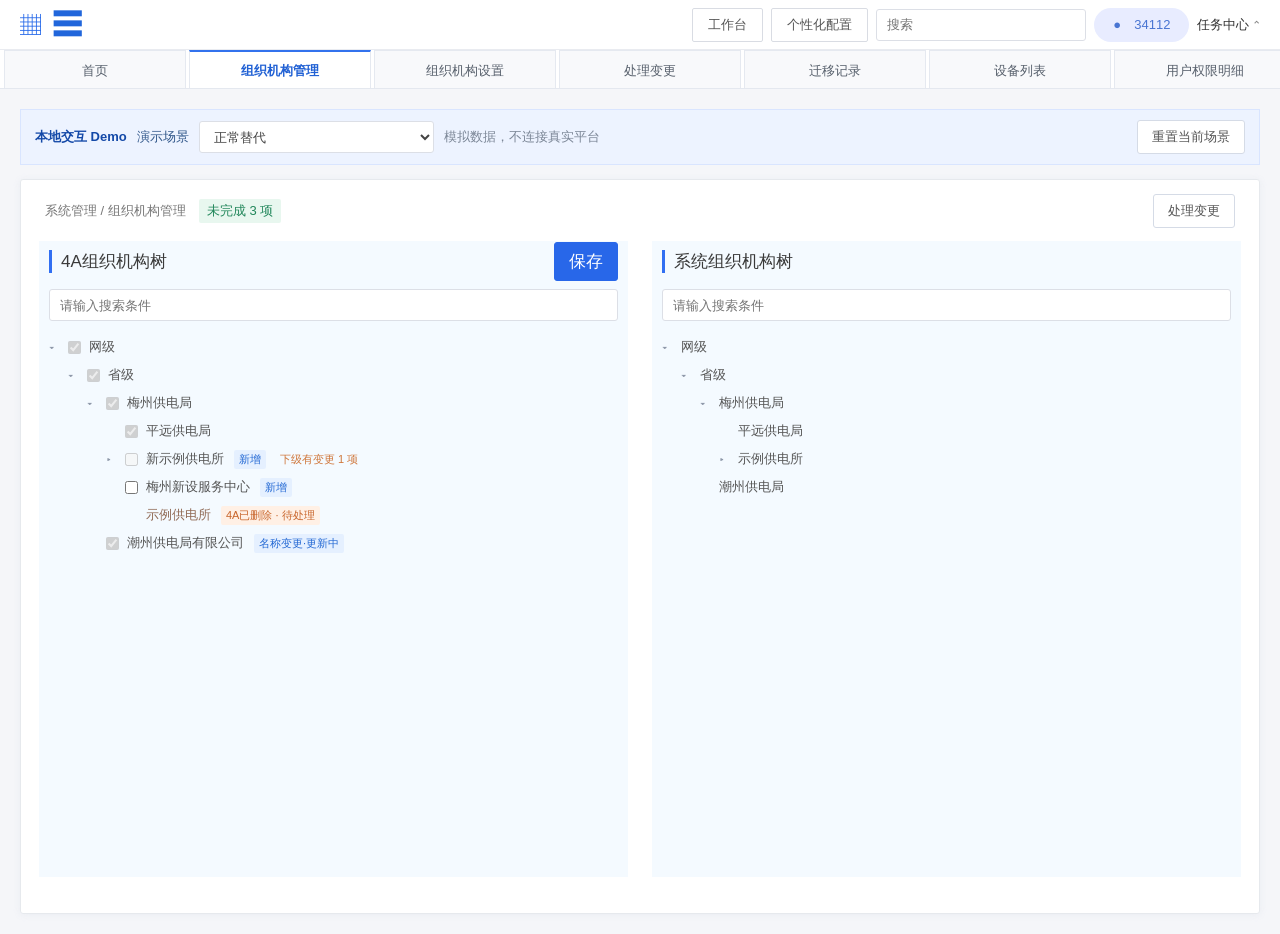
<file: prototype/organization-change/index.html>
<!doctype html>
<html lang="zh-CN">
<head>
  <meta charset="utf-8">
  <meta name="viewport" content="width=device-width, initial-scale=1">
  <title>物联网平台 - 组织机构变更 Demo</title>
  <link rel="stylesheet" href="styles.css">
  <link rel="stylesheet" href="refinements.css">
</head>
<body>
  <div id="app"></div>
  <script src="app.js"></script>
  <script src="v010.js"></script>
  <script src="source-compare.js"></script>
  <script src="v017.js"></script>
</body>
</html>
</file>
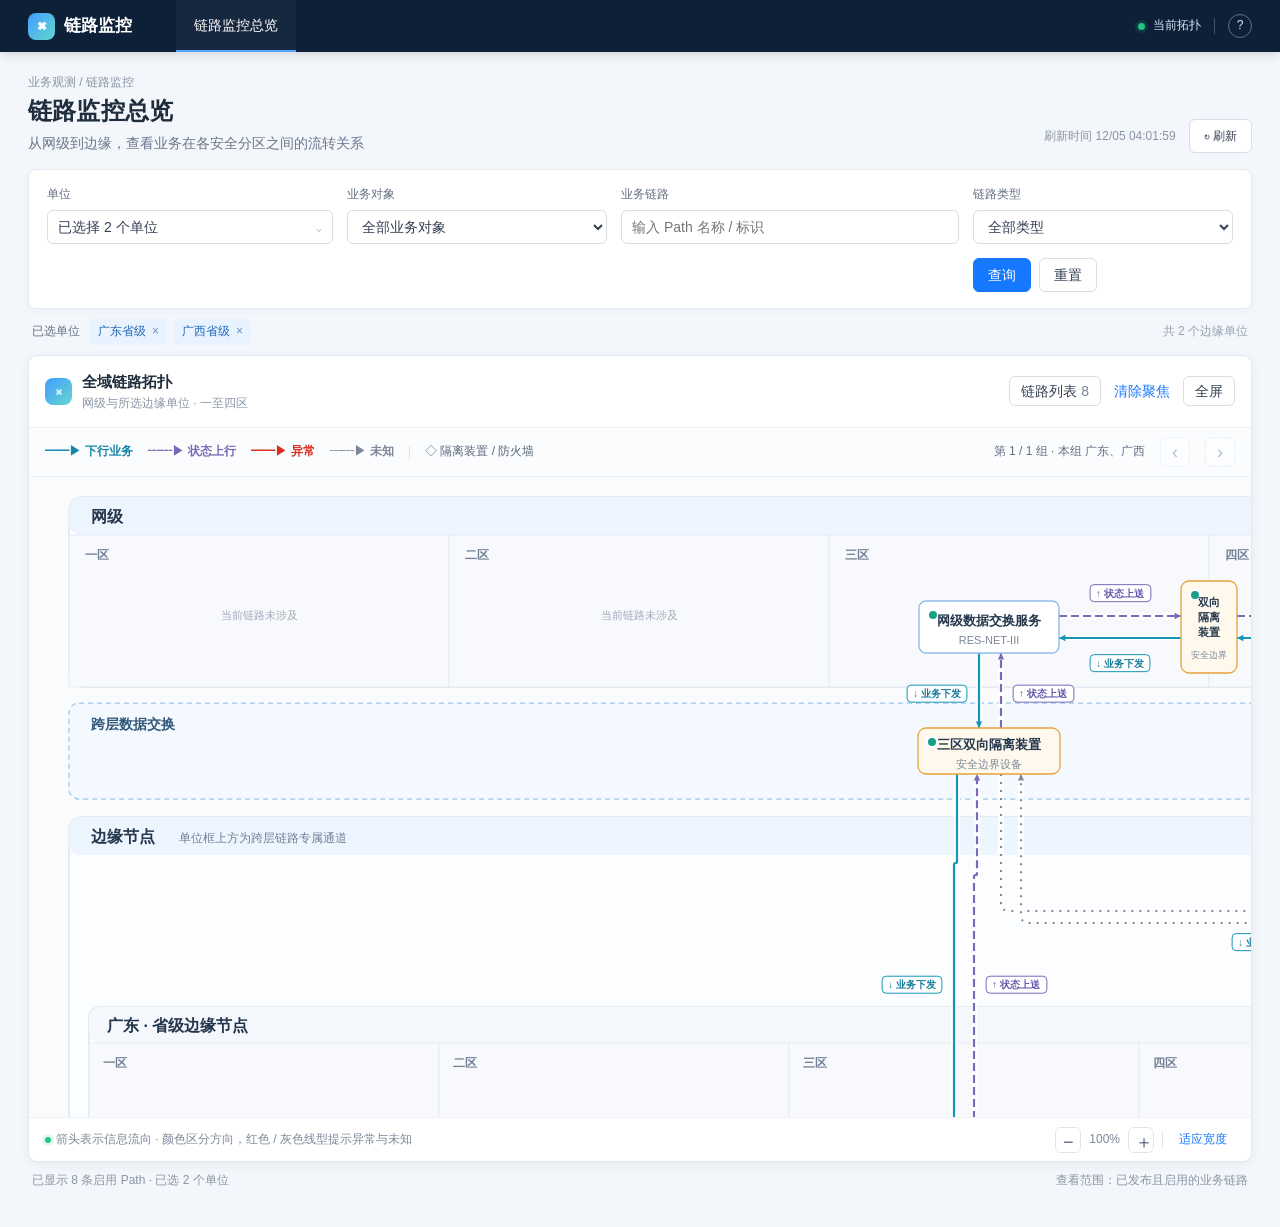
<file: prototype/overview/index.html>
<!doctype html>
<html lang="zh-CN">
<head>
  <meta charset="utf-8">
  <meta name="viewport" content="width=device-width,initial-scale=1">
  <title>链路监控 · 总览</title>
  <link rel="stylesheet" href="assets/styles.css?v=20260917-20">
</head>
<body>
  <header class="topbar">
    <a class="brand" href="#overview" aria-label="链路监控首页"><span class="brand-mark">⌘</span><span>链路监控</span></a>
    <span class="topnav active">链路监控总览</span>
    <div class="topbar-end"><span class="live-dot"></span>当前拓扑<span class="top-divider"></span><button id="helpBtn" class="top-help" aria-label="使用帮助">?</button></div>
  </header>

  <main id="app" class="app-shell">
    <section class="page-heading">
      <div><div class="eyebrow">业务观测 / 链路监控</div><h1>链路监控总览</h1><p>从网级到边缘，查看业务在各安全分区之间的流转关系</p></div>
      <div class="heading-meta"><span id="lastRefresh"></span><button id="refreshBtn" class="button"><span aria-hidden="true">↻</span> 刷新</button></div>
    </section>

    <section class="filter-card" aria-label="总览查询">
      <div class="filter-field unit-field">
        <label id="unitLabel">单位</label>
        <button id="unitTrigger" class="select-trigger" aria-labelledby="unitLabel unitText" aria-expanded="false" aria-controls="unitPopover"><span id="unitText">选择单位</span><span class="chevron">⌄</span></button>
        <section id="unitPopover" class="unit-popover" hidden aria-label="单位级联复选">
          <div class="popover-title"><strong>选择边缘单位</strong><span id="draftCount"></span></div>
          <div class="unit-search"><span aria-hidden="true">⌕</span><input id="unitSearch" placeholder="搜索省份或地市" aria-label="搜索单位"></div>
          <div class="unit-cascade">
            <div class="cascade-col"><div class="column-label">省级节点</div><div id="provinceList"></div></div>
            <div class="cascade-col cities"><div id="cityTitle" class="column-label">地市节点</div><div id="cityList"></div></div>
          </div>
          <div class="popover-note">省级与地市独立勾选，选择省级不会自动选择所属地市。</div>
          <div class="popover-footer"><button id="clearUnits" class="text-button">清空选择</button><div><button id="cancelUnits" class="button">取消</button><button id="applyUnits" class="button primary">确定</button></div></div>
        </section>
      </div>
      <div class="filter-field"><label for="businessFilter">业务对象</label><select id="businessFilter"><option value="">全部业务对象</option></select></div>
      <div class="filter-field path-field"><label for="pathFilter">业务链路</label><input id="pathFilter" placeholder="输入 Path 名称 / 标识" autocomplete="off"></div>
      <div class="filter-field"><label for="typeFilter">链路类型</label><select id="typeFilter"><option value="">全部类型</option></select></div>
      <div class="filter-actions"><button id="queryBtn" class="button primary">查询</button><button id="resetBtn" class="button">重置</button></div>
    </section>

    <section class="selection-strip"><span class="strip-label">已选单位</span><div id="selectedUnits" class="selected-chips"></div><span id="selectionTotal" class="selection-total"></span></section>
    <div id="noticeBar" class="notice-bar" role="status" hidden></div>

    <section class="workspace" id="workspace">
      <aside id="pathPanel" class="path-panel" hidden>
        <div class="panel-header"><div><h2>业务链路 <span id="pathCount" class="small-count"></span></h2><p>当前可见单位的完整 Path</p></div><button id="closePaths" class="icon-button" aria-label="收起链路列表">×</button></div>
        <div id="pathList" class="path-list"></div>
      </aside>

      <section id="topologyCard" class="topology-card">
        <div class="canvas-heading">
          <div class="canvas-title"><span class="section-icon">⌘</span><div><h2>全域链路拓扑</h2><p id="focusHint">网级与所选边缘单位 · 一至四区</p></div></div>
          <div class="canvas-actions"><button id="pathsBtn" class="button small" aria-expanded="false">链路列表 <span id="visiblePathCount" class="small-count"></span></button><button id="clearFocusBtn" class="text-button">清除聚焦</button><button id="fullscreenBtn" class="button small" aria-label="全屏显示" aria-pressed="false">全屏</button></div>
        </div>
        <div class="canvas-info">
          <div class="legend"><span class="legend-line down">━━▶ 下行业务</span><span class="legend-line up">┅┅▶ 状态上行</span><span class="legend-line abnormal">━━▶ 异常</span><span class="legend-line unknown">┄┄▶ 未知</span><span class="legend-separator"></span><span class="legend-device">◇ 隔离装置 / 防火墙</span></div>
          <div class="page-control"><span id="pageSummary"></span><button id="prevPage" class="icon-button" aria-label="上一组单位">‹</button><button id="nextPage" class="icon-button" aria-label="下一组单位">›</button></div>
        </div>
        <div class="canvas-wrap" id="canvasWrap" tabindex="0" aria-label="拓扑画布，可滚动查看；按方向键平移">
          <svg id="topologySvg" xmlns="http://www.w3.org/2000/svg" aria-label="网级与边缘节点的有向业务拓扑"></svg>
          <div class="empty-canvas" id="emptyCanvas" hidden><span class="empty-icon">⌘</span><h3 id="emptyTitle"></h3><p id="emptyText"></p><button id="emptyAction" class="button primary">重置查询</button></div>
        </div>
        <div class="canvas-bottom">
          <span><span class="bottom-dot"></span>箭头表示信息流向 · 颜色区分方向，红色 / 灰色线型提示异常与未知</span>
          <div class="zoom-tools"><button id="zoomOutBtn" class="icon-button" aria-label="缩小">−</button><span id="zoomLabel">100%</span><button id="zoomInBtn" class="icon-button" aria-label="放大">＋</button><span class="tool-divider"></span><button id="fitBtn" class="text-button">适应宽度</button></div>
        </div>
      </section>

      <aside id="detailPanel" class="detail-panel" hidden>
        <div class="panel-header"><div><h2>对象详情</h2><p id="detailSub">当前生效拓扑</p></div><button id="closeDetail" class="icon-button" aria-label="关闭对象详情">×</button></div>
        <div id="detailContent" class="detail-content"></div>
      </aside>
    </section>
    <div class="page-footnote"><span id="resultSummary"></span><span>查看范围：已发布且启用的业务链路</span></div>
  </main>

  <main id="trendView" class="trend-view" hidden>
    <section class="trend-page-head">
      <button id="trendBackBtn" class="button">← 返回总览</button>
      <div class="trend-page-title"><div class="eyebrow">业务链路详情</div><h1 id="trendPathName">—</h1><p id="trendPathMeta">—</p></div>
      <span id="trendPathStatus"></span>
    </section>
    <nav class="detail-tabs" aria-label="链路详情页签">
      <button id="trendSummaryTab" class="detail-tab">链路总览</button>
      <button id="trendMetricsTab" class="detail-tab active">指标趋势</button>
    </nav>
    <section id="trendSummaryPanel" class="trend-tab-panel" hidden></section>
    <section id="trendMetricsPanel" class="trend-tab-panel">
      <div class="trend-toolbar">
        <div class="range-buttons" id="trendRangeButtons">
          <button class="button small active" data-range="1h">1小时</button><button class="button small" data-range="6h">6小时</button><button class="button small" data-range="24h">24小时</button><button class="button small" data-range="7d">7天</button><button class="button small" data-range="30d">30天</button><button class="button small" data-range="custom">自定义</button>
        </div>
        <div id="trendCustomRange" class="custom-range" hidden><input id="trendStart" type="datetime-local"><span>至</span><input id="trendEnd" type="datetime-local"><button id="applyTrendRange" class="button small primary">应用</button></div>
        <span id="trendGrain" class="grain-note">实际粒度：1分钟</span>
      </div>
      <section id="pathMetricReference" class="path-metric-reference"></section>
      <section class="object-trend-layout">
        <aside class="object-selector-card">
          <h2>对象选择</h2><p>一次查看一个节点或 Edge</p>
          <label for="trendObjectSelect">当前对象</label><select id="trendObjectSelect"></select>
          <div id="trendObjectContext" class="object-current"></div>
          <div id="trendDimensionControls" class="dimension-controls"></div>
        </aside>
        <div id="objectTrendContent" class="object-trend-content"></div>
      </section>
    </section>
  </main>

  <div id="toast" class="toast" role="status" aria-live="polite"></div>
  <dialog id="helpDialog">
    <div class="dialog-head"><h2>总览使用帮助</h2><button id="closeHelp" class="icon-button" aria-label="关闭帮助">×</button></div>
    <div class="dialog-body">
      <p><b>按单位查看</b><br>省级与地市是独立边缘节点。勾选省份只选择省级节点，展开省份后可另外勾选地市。</p>
      <p><b>按链路定位</b><br>查询业务对象或打开链路列表，选择 Path 可突出完整路径。点击节点、装置或连线查看状态和引用。</p>
      <p><b>多单位浏览</b><br>已选单位始终保留在顶部；使用“上一组 / 下一组”切换可见单位。网级公共对象在同一图中复用。</p>
      <p><b>操作画布</b><br>拖动画布空白区域平移，滚动查看纵向拓扑；按住 Ctrl / ⌘ 并滚轮缩放。Esc 清除选择；方向键平移画布。</p>
    </div>
  </dialog>

  <script defer src="assets/shared.js?v=20260917-20"></script>
  <script defer src="assets/data.js?v=20260917-20"></script>
  <script defer src="assets/metrics-data.js?v=20260917-20"></script>
  <script defer src="assets/model.js?v=20260917-20"></script>
  <script defer src="assets/page-registry.js?v=20260917-20"></script>
  <script defer src="assets/metrics-trend.js?v=20260917-20"></script>
  <script defer src="assets/overview.js?v=20260917-20"></script>
</body>
</html>
</file>
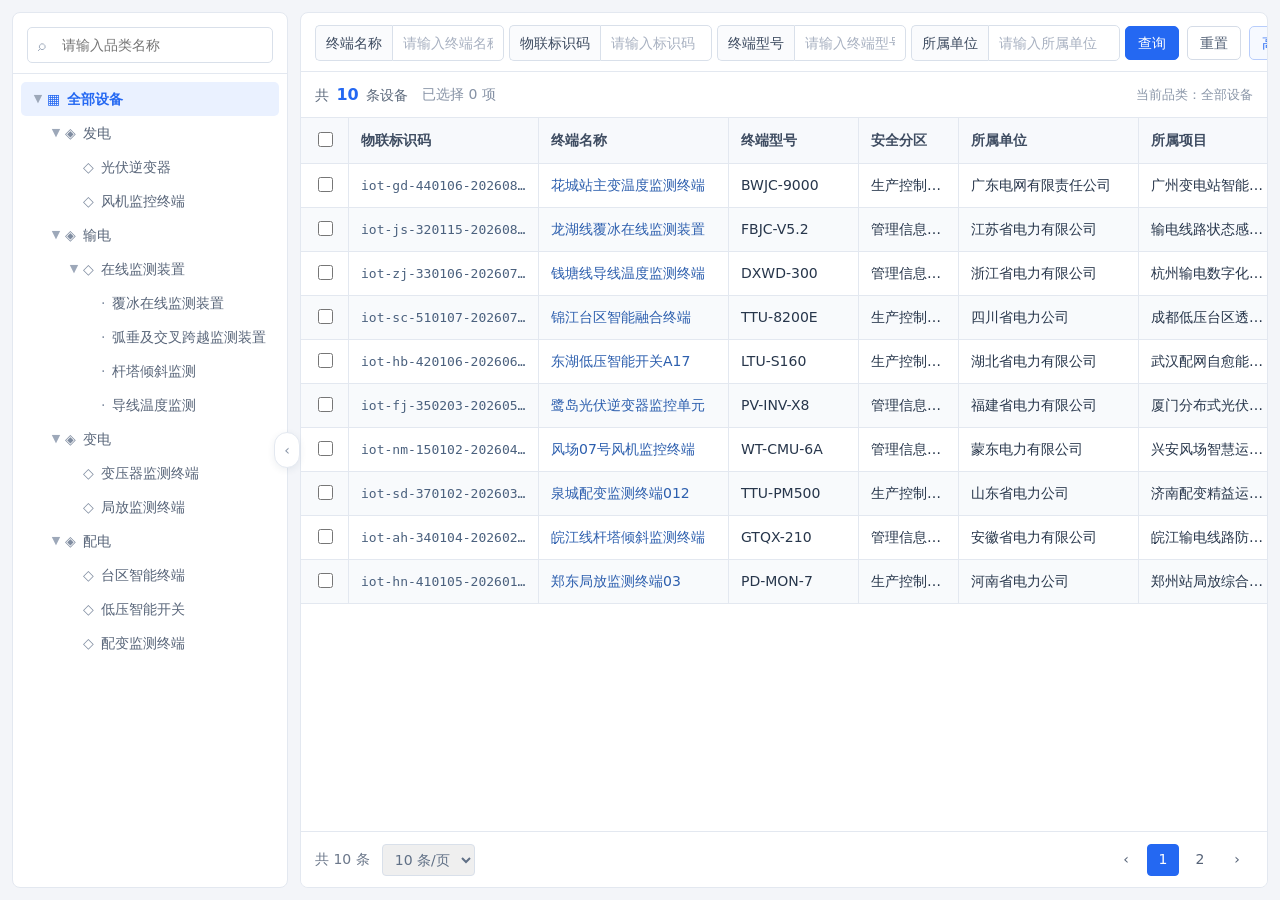
<file: device-query.html>
<!DOCTYPE html>
<html lang="zh-CN">
<head>
  <meta charset="UTF-8" />
  <meta name="viewport" content="width=device-width, initial-scale=1.0" />
  <title>设备查询</title>
  <style>
    :root {
      --primary: #2468f2;
      --primary-hover: #1454d8;
      --primary-soft: #eaf1ff;
      --bg: #f3f5f9;
      --panel: #ffffff;
      --line: #e3e8f0;
      --text: #27364b;
      --muted: #758196;
      --placeholder: #a8b1c1;
      --success: #21a366;
      --warning: #f29b38;
      --danger: #ee5b5b;
      --tree-bg: #f7f9fc;
      --shadow: 0 6px 18px rgba(42, 61, 91, 0.08);
    }

    * { box-sizing: border-box; }
    html, body { height: 100%; }
    body {
      margin: 0;
      color: var(--text);
      background: var(--bg);
      font: 14px/1.5 "Microsoft YaHei", "PingFang SC", system-ui, sans-serif;
      overflow: hidden;
    }
    button, input, select { font: inherit; }
    button { cursor: pointer; }

    .app-shell {
      display: flex;
      height: 100vh;
      padding: 12px;
      gap: 12px;
    }

    .category-panel {
      position: relative;
      width: 276px;
      flex: 0 0 276px;
      display: flex;
      flex-direction: column;
      background: var(--panel);
      border: 1px solid var(--line);
      border-radius: 8px;
      transition: width .2s ease, flex-basis .2s ease;
      overflow: visible;
    }
    .category-panel.collapsed { width: 0; flex-basis: 0; border-width: 0; }
    .category-panel.collapsed .category-inner { opacity: 0; pointer-events: none; }
    .category-inner { min-width: 274px; height: 100%; transition: opacity .12s; overflow: hidden; }
    .tree-search { padding: 14px 14px 10px; border-bottom: 1px solid var(--line); }
    .search-box { position: relative; }
    .search-box .search-icon {
      position: absolute; left: 11px; top: 50%; transform: translateY(-50%);
      color: #99a5b7; font-size: 15px; pointer-events: none;
    }
    .tree-search input {
      width: 100%; height: 36px; padding: 0 12px 0 34px;
      border: 1px solid #d9e0ea; border-radius: 5px; outline: none; color: var(--text);
    }
    input:focus, select:focus { border-color: #74a1ff !important; box-shadow: 0 0 0 2px rgba(36,104,242,.08); }

    .tree-area { height: calc(100% - 61px); overflow: auto; padding: 8px; }
    .tree, .tree ul { list-style: none; margin: 0; padding: 0; }
    .tree ul { padding-left: 18px; }
    .tree-row {
      display: flex; align-items: center; min-height: 34px; padding: 5px 8px;
      border-radius: 5px; color: #586579; user-select: none; white-space: nowrap;
    }
    .tree-row:hover { background: #edf3ff; color: var(--primary); }
    .tree-row.selected { color: var(--primary); background: var(--primary-soft); font-weight: 600; }
    .caret { width: 18px; text-align: center; color: #9da8b9; font-size: 11px; transition: transform .15s; }
    .branch.closed > .tree-row .caret { transform: rotate(-90deg); }
    .branch.closed > ul { display: none; }
    .tree-icon { margin-right: 7px; color: #7f8ca0; }
    .tree-row.selected .tree-icon { color: var(--primary); }

    .panel-toggle {
      position: absolute; z-index: 8; right: -13px; top: 50%; transform: translateY(-50%);
      width: 26px; height: 36px; padding: 0; border-radius: 14px; background: #fff;
      border: 1px solid var(--line); color: #8793a6; box-shadow: 0 2px 7px rgba(42,61,91,.08);
    }
    .category-panel.collapsed .panel-toggle { right: -25px; }

    .content-panel {
      min-width: 0; flex: 1; display: flex; flex-direction: column;
      background: var(--panel); border: 1px solid var(--line); border-radius: 8px; overflow: hidden;
    }

    .query-area { padding: 12px 14px 10px; border-bottom: 1px solid var(--line); }
    .quick-row { display: flex; align-items: center; gap: 10px; min-width: max-content; }
    .field { display: flex; align-items: center; min-width: 0; }
    .field-label {
      height: 36px; display: inline-flex; align-items: center; padding: 0 10px;
      border: 1px solid #d9e0ea; border-right: 0; border-radius: 5px 0 0 5px;
      color: #3d4b60; background: #fafbfd; white-space: nowrap;
    }
    .field input, .field select, .plain-input, .plain-select {
      height: 36px; border: 1px solid #d9e0ea; background: #fff; color: var(--text);
      outline: 0; padding: 0 10px; min-width: 0;
    }
    .field input, .field select { width: 148px; border-radius: 0 5px 5px 0; }
    .field input::placeholder, .plain-input::placeholder { color: var(--placeholder); }
    select { color: #66758a; }
    .org-field input { width: 156px; }

    .actions { display: flex; gap: 8px; margin-left: auto; }
    .btn {
      height: 34px; padding: 0 16px; border: 1px solid #d5dce7; border-radius: 5px;
      background: #fff; color: #526075; transition: .15s; white-space: nowrap;
    }
    .btn:hover { color: var(--primary); border-color: #8db0fa; }
    .btn-primary { color: #fff; border-color: var(--primary); background: var(--primary); }
    .btn-primary:hover { color: #fff; background: var(--primary-hover); border-color: var(--primary-hover); }
    .btn-text { color: var(--primary); border-color: #b8cdfb; background: #f6f9ff; }
    .btn .chevron { display: inline-block; margin-left: 6px; transition: transform .18s; }
    .btn.expanded .chevron { transform: rotate(180deg); }

    .advanced-panel {
      display: grid; grid-template-columns: repeat(4, minmax(220px, 1fr)); gap: 12px 18px;
      margin-top: 0; padding: 0 14px; max-height: 0; opacity: 0; overflow: hidden;
      background: #f6f8fd; border: 0 solid #e3e9f4; border-radius: 6px;
      transition: max-height .25s ease, opacity .18s ease, margin-top .25s, padding .25s, border-width .25s;
    }
    .advanced-panel.open {
      max-height: 340px; opacity: 1; margin-top: 12px; padding: 14px; border-width: 1px;
    }
    .advanced-item { min-width: 0; }
    .advanced-item > label { display: block; margin-bottom: 6px; color: #647187; font-size: 13px; }
    .plain-input, .plain-select { width: 100%; border-radius: 5px; }
    .span-2 { grid-column: span 2; }
    .span-4 { grid-column: 1 / -1; }
    .date-range { display: grid; grid-template-columns: 1fr 20px 1fr; align-items: center; gap: 5px; }
    .date-range span { text-align: center; color: #929daf; }
    .date-range input { width: 100%; }
    .cascade { display: grid; grid-template-columns: 1fr 1.15fr 1.35fr; gap: 8px; }
    .model-attribute-grid { display: grid; grid-template-columns: minmax(210px, .9fr) minmax(520px, 2.5fr) minmax(190px, 1fr); gap: 14px; align-items: end; }
    .model-attribute-grid label { display: block; margin-bottom: 6px; color: #647187; font-size: 13px; }
    .advanced-footer { grid-column: 1 / -1; display: flex; justify-content: flex-end; margin-top: -2px; }

    .table-toolbar {
      height: 46px; flex: 0 0 46px; padding: 0 14px; display: flex; align-items: center;
      border-bottom: 1px solid var(--line); background: #fff;
    }
    .result-summary { color: #5e6b7d; }
    .result-summary strong { color: var(--primary); font-size: 16px; margin: 0 3px; }
    .selected-summary { margin-left: 14px; color: #8692a5; }
    .toolbar-tip { margin-left: auto; color: #8b97a9; font-size: 13px; }

    .table-wrap { position: relative; flex: 1; min-height: 0; overflow: auto; }
    table { width: 100%; min-width: 1740px; border-collapse: separate; border-spacing: 0; table-layout: fixed; }
    th, td {
      height: 44px; padding: 0 12px; border-right: 1px solid var(--line); border-bottom: 1px solid var(--line);
      text-align: left; white-space: nowrap; overflow: hidden; text-overflow: ellipsis;
    }
    th {
      position: sticky; z-index: 3; top: 0; height: 46px; background: #f7f9fc;
      color: #3e4c61; font-weight: 600;
    }
    tbody tr:nth-child(even) td { background: #f8fafc; }
    tbody tr:hover td { background: #edf4ff; }
    th:first-child, td:first-child { width: 48px; text-align: center; padding: 0; }
    .check { width: 15px; height: 15px; accent-color: var(--primary); }
    .code-cell { color: #4b617e; font-family: Consolas, "Microsoft YaHei", monospace; font-size: 13px; }
    .device-name { color: #2d5fae; font-weight: 500; }
    .tag {
      display: inline-flex; align-items: center; height: 23px; padding: 0 8px; border-radius: 12px;
      font-size: 12px; border: 1px solid transparent;
    }
    .tag.success { color: #168554; background: #e8f7ef; border-color: #bde7d0; }
    .tag.warning { color: #b66a12; background: #fff4e4; border-color: #f5d5a7; }
    .tag.info { color: #2863ca; background: #eaf1ff; border-color: #c5d8ff; }
    .tag.muted { color: #7a8799; background: #f0f2f5; border-color: #dfe3e9; }
    .status-dot { width: 6px; height: 6px; margin-right: 5px; border-radius: 50%; background: currentColor; }
    .empty-state { display: none; padding: 70px 20px; text-align: center; color: #98a4b6; }
    .empty-state .empty-icon { font-size: 42px; opacity: .65; }

    .pagination {
      height: 56px; flex: 0 0 56px; padding: 0 14px; display: flex; align-items: center;
      border-top: 1px solid var(--line); background: #fff; color: #6c788b;
    }
    .page-size { margin-left: 12px; height: 32px; padding: 0 8px; border: 1px solid #d9e0ea; border-radius: 4px; color: #607086; }
    .pages { display: flex; align-items: center; gap: 5px; margin-left: auto; }
    .page-btn {
      min-width: 32px; height: 32px; padding: 0 8px; border: 1px solid transparent; border-radius: 4px;
      background: #fff; color: #556277;
    }
    .page-btn:hover { color: var(--primary); border-color: #bfd0f5; }
    .page-btn.active { color: #fff; background: var(--primary); border-color: var(--primary); }

    .toast {
      position: fixed; z-index: 30; left: 50%; top: 26px; transform: translate(-50%, -15px);
      padding: 10px 18px; border-radius: 6px; background: #26354a; color: #fff;
      box-shadow: var(--shadow); opacity: 0; pointer-events: none; transition: .2s;
    }
    .toast.show { opacity: 1; transform: translate(-50%, 0); }

    @media (max-width: 1450px) {
      .quick-row { gap: 5px; }
      .field input, .field select { width: 112px; }
      .org-field input { width: 132px; }
      .btn { padding: 0 12px; }
      .advanced-panel { grid-template-columns: repeat(3, minmax(220px, 1fr)); }
    }
    @media (max-width: 1050px) {
      .category-panel { width: 236px; flex-basis: 236px; }
      .category-inner { min-width: 234px; }
      .field:nth-of-type(3) { display: none; }
      .advanced-panel { grid-template-columns: repeat(2, minmax(220px, 1fr)); }
      .model-attribute-grid { grid-template-columns: 1fr; }
    }
  </style>
</head>
<body>
  <main class="app-shell">
    <aside class="category-panel" id="categoryPanel" aria-label="设备品类">
      <div class="category-inner">
        <div class="tree-search">
          <div class="search-box">
            <span class="search-icon">⌕</span>
            <input id="treeSearch" type="search" placeholder="请输入品类名称" aria-label="搜索品类" />
          </div>
        </div>
        <div class="tree-area">
          <ul class="tree" id="categoryTree">
            <li class="branch">
              <div class="tree-row selected" data-category="全部"><span class="caret">▼</span><span class="tree-icon">▦</span><span>全部设备</span></div>
              <ul>
                <li class="branch">
                  <div class="tree-row" data-category="发电"><span class="caret">▼</span><span class="tree-icon">◈</span><span>发电</span></div>
                  <ul>
                    <li><div class="tree-row" data-category="光伏逆变器"><span class="caret"></span><span class="tree-icon">◇</span><span>光伏逆变器</span></div></li>
                    <li><div class="tree-row" data-category="风机监控终端"><span class="caret"></span><span class="tree-icon">◇</span><span>风机监控终端</span></div></li>
                  </ul>
                </li>
                <li class="branch">
                  <div class="tree-row" data-category="输电"><span class="caret">▼</span><span class="tree-icon">◈</span><span>输电</span></div>
                  <ul>
                    <li class="branch">
                      <div class="tree-row" data-category="在线监测装置"><span class="caret">▼</span><span class="tree-icon">◇</span><span>在线监测装置</span></div>
                      <ul>
                        <li><div class="tree-row" data-category="覆冰在线监测装置"><span class="caret"></span><span class="tree-icon">·</span><span>覆冰在线监测装置</span></div></li>
                        <li><div class="tree-row" data-category="弧垂监测装置"><span class="caret"></span><span class="tree-icon">·</span><span>弧垂及交叉跨越监测装置</span></div></li>
                        <li><div class="tree-row" data-category="杆塔倾斜监测"><span class="caret"></span><span class="tree-icon">·</span><span>杆塔倾斜监测</span></div></li>
                        <li><div class="tree-row" data-category="导线温度监测"><span class="caret"></span><span class="tree-icon">·</span><span>导线温度监测</span></div></li>
                      </ul>
                    </li>
                  </ul>
                </li>
                <li class="branch">
                  <div class="tree-row" data-category="变电"><span class="caret">▼</span><span class="tree-icon">◈</span><span>变电</span></div>
                  <ul>
                    <li><div class="tree-row" data-category="变压器监测终端"><span class="caret"></span><span class="tree-icon">◇</span><span>变压器监测终端</span></div></li>
                    <li><div class="tree-row" data-category="局放监测终端"><span class="caret"></span><span class="tree-icon">◇</span><span>局放监测终端</span></div></li>
                  </ul>
                </li>
                <li class="branch">
                  <div class="tree-row" data-category="配电"><span class="caret">▼</span><span class="tree-icon">◈</span><span>配电</span></div>
                  <ul>
                    <li><div class="tree-row" data-category="台区智能终端"><span class="caret"></span><span class="tree-icon">◇</span><span>台区智能终端</span></div></li>
                    <li><div class="tree-row" data-category="低压智能开关"><span class="caret"></span><span class="tree-icon">◇</span><span>低压智能开关</span></div></li>
                    <li><div class="tree-row" data-category="配变监测终端"><span class="caret"></span><span class="tree-icon">◇</span><span>配变监测终端</span></div></li>
                  </ul>
                </li>
              </ul>
            </li>
          </ul>
        </div>
      </div>
      <button class="panel-toggle" id="panelToggle" title="收起品类树" aria-label="收起品类树">‹</button>
    </aside>

    <section class="content-panel">
      <section class="query-area" aria-label="设备查询条件">
        <div class="quick-row">
          <div class="field"><span class="field-label">终端名称</span><input id="terminalName" placeholder="请输入终端名称" /></div>
          <div class="field"><span class="field-label">物联标识码</span><input id="iotCode" placeholder="请输入标识码" /></div>
          <div class="field"><span class="field-label">终端型号</span><input id="terminalModel" placeholder="请输入终端型号" /></div>
          <div class="field org-field"><span class="field-label">所属单位</span><input id="orgName" placeholder="请输入所属单位" /></div>
          <div class="actions">
            <button class="btn btn-primary" id="queryBtn">查询</button>
            <button class="btn" id="resetBtn">重置</button>
            <button class="btn btn-text" id="advancedBtn">高级筛选<span class="chevron">⌄</span></button>
            <button class="btn" id="exportBtn">⇩&nbsp; 导出</button>
          </div>
        </div>

        <div class="advanced-panel" id="advancedPanel">
          <div class="advanced-item"><label for="projectName">所属项目</label><input class="plain-input" id="projectName" placeholder="请输入所属项目" /></div>
          <div class="advanced-item"><label for="monitorTarget">监测对象</label><input class="plain-input" id="monitorTarget" placeholder="请输入监测对象" /></div>
          <div class="advanced-item"><label for="businessStatus">业务连接状态</label><select class="plain-select" id="businessStatus"><option value="">全部状态</option><option>在线</option><option>离线</option></select></div>
          <div class="advanced-item"><label for="manageStatus">管理连接状态</label><select class="plain-select" id="manageStatus"><option value="">全部状态</option><option>在线</option><option>离线</option><option>休眠</option></select></div>
          <div class="model-attribute-grid span-4">
            <div>
              <label for="thingModel">物模型名称</label>
              <select class="plain-select" id="thingModel"><option value="" selected disabled hidden>请选择物模型</option></select>
            </div>
            <div>
              <label>属性名称</label>
              <div class="cascade">
                <select class="plain-select" id="dataCategory" aria-label="参数分类" disabled><option value="" selected disabled hidden>参数分类</option></select>
                <select class="plain-select" id="serviceName" aria-label="服务名称" disabled><option value="" selected disabled hidden>服务名称</option></select>
                <select class="plain-select" id="attributeName" aria-label="属性名称" disabled><option value="" selected disabled hidden>属性名称</option></select>
              </div>
            </div>
            <div><label for="attributeValue">属性值</label><div id="attributeValueWrap"><input class="plain-input" id="attributeValue" placeholder="请先选择属性" disabled /></div></div>
          </div>
          <div class="advanced-item span-2"><label>最近在线时间</label><div class="date-range"><input class="plain-input" id="onlineStart" type="datetime-local" /><span>至</span><input class="plain-input" id="onlineEnd" type="datetime-local" /></div></div>
          <div class="advanced-item span-2"><label>最近离线时间</label><div class="date-range"><input class="plain-input" id="offlineStart" type="datetime-local" /><span>至</span><input class="plain-input" id="offlineEnd" type="datetime-local" /></div></div>
          <div class="advanced-footer"><button class="btn" id="collapseAdvanced">收起⌃</button></div>
        </div>
      </section>

      <div class="table-toolbar">
        <span class="result-summary">共 <strong id="resultCount">0</strong> 条设备</span>
        <span class="selected-summary" id="selectedSummary">已选择 0 项</span>
        <span class="toolbar-tip" id="categoryTip">当前品类：全部设备</span>
      </div>

      <div class="table-wrap" id="tableWrap">
        <table aria-label="设备查询结果">
          <colgroup>
            <col style="width:48px"><col style="width:190px"><col style="width:190px"><col style="width:130px">
            <col style="width:100px"><col style="width:180px"><col style="width:150px"><col style="width:145px">
            <col style="width:105px"><col style="width:120px"><col style="width:120px"><col style="width:165px">
            <col style="width:165px"><col style="width:165px"><col style="width:165px">
          </colgroup>
          <thead>
            <tr>
              <th><input class="check" id="checkAll" type="checkbox" aria-label="全选" /></th>
              <th>物联标识码</th><th>终端名称</th><th>终端型号</th><th>安全分区</th><th>所属单位</th>
              <th>所属项目</th><th>监测对象</th><th>业务状态</th><th>业务连接状态</th><th>管理连接状态</th>
              <th>首次上线时间</th><th>最近上线时间</th><th>最近离线时间</th><th>创建时间</th>
            </tr>
          </thead>
          <tbody id="deviceBody"></tbody>
        </table>
        <div class="empty-state" id="emptyState"><div class="empty-icon">⌕</div><div>暂无符合条件的设备</div></div>
      </div>

      <footer class="pagination">
        <span id="pageTotal">共 0 条</span>
        <select class="page-size" aria-label="每页条数"><option>10 条/页</option><option>20 条/页</option><option>50 条/页</option></select>
        <div class="pages"><button class="page-btn">‹</button><button class="page-btn active">1</button><button class="page-btn">2</button><button class="page-btn">›</button></div>
      </footer>
    </section>
  </main>

  <div class="toast" id="toast"></div>
  <script>
    const devices = [
      { code:'iot-gd-440106-202608001', name:'花城站主变温度监测终端', model:'BWJC-9000', zone:'生产控制大区', org:'广东电网有限责任公司', project:'广州变电站智能巡检项目', target:'花城站1号主变', run:'投运', business:'在线', manage:'在线', first:'2026-03-12 09:20:16', online:'2026-08-10 10:28:41', offline:'2026-08-09 23:12:06', created:'2026-03-10 14:02:35', category:'变压器监测终端', domain:'变电', thingModel:'主变温度监测物模型', attrs:{'油温':67.3,'设备状态':'正常','通信方式':'5G'}},
      { code:'iot-js-320115-202608017', name:'龙湖线覆冰在线监测装置', model:'FBJC-V5.2', zone:'管理信息大区', org:'江苏省电力有限公司', project:'输电线路状态感知提升', target:'220kV龙湖线#087杆塔', run:'投运', business:'在线', manage:'在线', first:'2026-01-18 15:11:43', online:'2026-08-10 10:27:08', offline:'2026-08-08 02:31:17', created:'2026-01-12 11:43:28', category:'覆冰在线监测装置', domain:'输电', thingModel:'输电覆冰监测物模型', attrs:{'覆冰厚度':3.2,'设备状态':'正常','通信方式':'北斗'}},
      { code:'iot-zj-330106-202607203', name:'钱塘线导线温度监测终端', model:'DXWD-300', zone:'管理信息大区', org:'浙江省电力有限公司', project:'杭州输电数字化改造', target:'500kV钱塘线#126杆塔', run:'调试中', business:'离线', manage:'离线', first:'2026-05-26 08:34:12', online:'2026-08-09 18:05:33', offline:'2026-08-09 18:36:52', created:'2026-05-22 16:08:51', category:'导线温度监测', domain:'输电', thingModel:'导线温度监测物模型', attrs:{'导线温度':42.8,'设备状态':'告警','通信方式':'4G'}},
      { code:'iot-sc-510107-202607128', name:'锦江台区智能融合终端', model:'TTU-8200E', zone:'生产控制大区', org:'四川省电力公司', project:'成都低压台区透明化项目', target:'锦江路公变3号台区', run:'投运', business:'在线', manage:'在线', first:'2026-04-09 13:20:30', online:'2026-08-10 10:25:19', offline:'2026-08-07 01:12:44', created:'2026-04-08 10:18:27', category:'台区智能终端', domain:'配电', thingModel:'台区融合终端物模型', attrs:{'电压':223.6,'开关状态':'合闸','设备状态':'正常'}},
      { code:'iot-hb-420106-202606099', name:'东湖低压智能开关A17', model:'LTU-S160', zone:'生产控制大区', org:'湖北省电力有限公司', project:'武汉配网自愈能力提升', target:'东湖台区低压分支A17', run:'投运', business:'在线', manage:'休眠', first:'2026-02-15 07:51:22', online:'2026-08-10 10:23:57', offline:'2026-08-06 03:46:10', created:'2026-02-12 09:06:18', category:'低压智能开关', domain:'配电', thingModel:'低压智能开关物模型', attrs:{'电压':187.2,'开关状态':'合闸','设备状态':'告警'}},
      { code:'iot-fj-350203-202605076', name:'鹭岛光伏逆变器监控单元', model:'PV-INV-X8', zone:'管理信息大区', org:'福建省电力有限公司', project:'厦门分布式光伏可观可测', target:'鹭岛产业园光伏阵列B区', run:'投运', business:'在线', manage:'在线', first:'2026-03-28 10:06:35', online:'2026-08-10 10:20:15', offline:'2026-08-04 20:12:33', created:'2026-03-25 17:22:49', category:'光伏逆变器', domain:'发电', thingModel:'光伏逆变器物模型', attrs:{'有功功率':486.5,'设备状态':'正常','通信方式':'以太网'}},
      { code:'iot-nm-150102-202604052', name:'风场07号风机监控终端', model:'WT-CMU-6A', zone:'管理信息大区', org:'蒙东电力有限公司', project:'兴安风场智慧运维项目', target:'兴安风场07号风机', run:'投运', business:'在线', manage:'在线', first:'2026-01-08 14:18:20', online:'2026-08-10 10:18:32', offline:'2026-08-03 00:26:17', created:'2026-01-05 09:51:08', category:'风机监控终端', domain:'发电', thingModel:'风机运行监控物模型', attrs:{'有功功率':2180,'设备状态':'正常','通信方式':'光纤'}},
      { code:'iot-sd-370102-202603041', name:'泉城配变监测终端012', model:'TTU-PM500', zone:'生产控制大区', org:'山东省电力公司', project:'济南配变精益运维项目', target:'泉城花园12号配变', run:'停运', business:'离线', manage:'离线', first:'2025-11-19 11:25:09', online:'2026-07-28 16:44:02', offline:'2026-07-28 17:02:19', created:'2025-11-15 15:37:42', category:'配变监测终端', domain:'配电', thingModel:'配变监测物模型', attrs:{'电压':0,'设备状态':'离线','通信方式':'4G'}},
      { code:'iot-ah-340104-202602033', name:'皖江线杆塔倾斜监测终端', model:'GTQX-210', zone:'管理信息大区', org:'安徽省电力有限公司', project:'皖江输电线路防灾项目', target:'500kV皖江线#211杆塔', run:'投运', business:'在线', manage:'在线', first:'2026-02-03 09:41:55', online:'2026-08-10 10:16:28', offline:'2026-08-01 22:35:45', created:'2026-01-29 13:12:07', category:'杆塔倾斜监测', domain:'输电', thingModel:'杆塔倾斜监测物模型', attrs:{'倾斜角度':0.7,'设备状态':'正常','通信方式':'北斗'}},
      { code:'iot-hn-410105-202601025', name:'郑东局放监测终端03', model:'PD-MON-7', zone:'生产控制大区', org:'河南省电力公司', project:'郑州站局放综合在线监测', target:'郑东站GIS间隔03', run:'调试中', business:'离线', manage:'休眠', first:'2026-07-10 08:06:11', online:'2026-08-10 10:15:04', offline:'2026-08-09 20:01:36', created:'2026-07-08 16:28:55', category:'局放监测终端', domain:'变电', thingModel:'局部放电监测物模型', attrs:{'放电量':28.6,'设备状态':'告警','通信方式':'5G'}}
    ];

    const attributeTree = {
      '基本信息': {
        '设备档案': [{name:'设备状态', type:'enum', options:['正常','告警','离线']}, {name:'投运日期', type:'date'}]
      },
      '技术参数': {
        '通信参数': [{name:'通信方式', type:'enum', options:['4G','5G','北斗','光纤','以太网']}],
        '额定参数': [{name:'额定电压', type:'number'}, {name:'额定电流', type:'number'}]
      },
      '量测参数': {
        '电气量测': [{name:'电压', type:'number'}, {name:'有功功率', type:'number'}, {name:'导线温度', type:'number'}],
        '状态监测': [{name:'油温', type:'number'}, {name:'覆冰厚度', type:'number'}, {name:'倾斜角度', type:'number'}, {name:'放电量', type:'number'}]
      },
      '消息和服务': {
        '遥控服务': [{name:'开关状态', type:'enum', options:['合闸','分闸']}],
        '告警服务': [{name:'告警级别', type:'enum', options:['一般','重要','严重']}]
      }
    };

    const $ = id => document.getElementById(id);
    let filteredDevices = [...devices];
    let selectedCategory = '全部';
    let toastTimer;

    function statusTag(value, type) {
      const cls = value === '在线' || value === '投运' ? 'success' : value === '告警' || value === '调试中' || value === '休眠' ? 'warning' : 'muted';
      return `<span class="tag ${type || cls}"><i class="status-dot"></i>${value}</span>`;
    }

    function renderRows() {
      const body = $('deviceBody');
      body.innerHTML = filteredDevices.map((d, i) => `
        <tr>
          <td><input class="check row-check" type="checkbox" data-index="${i}" aria-label="选择${d.name}" /></td>
          <td class="code-cell" title="${d.code}">${d.code}</td>
          <td class="device-name" title="${d.name}">${d.name}</td>
          <td>${d.model}</td><td>${d.zone}</td><td title="${d.org}">${d.org}</td>
          <td title="${d.project}">${d.project}</td><td title="${d.target}">${d.target}</td>
          <td>${statusTag(d.run, d.run === '投运' ? 'info' : '')}</td><td>${statusTag(d.business)}</td><td>${statusTag(d.manage)}</td>
          <td>${d.first}</td><td>${d.online}</td><td>${d.offline}</td><td>${d.created}</td>
        </tr>`).join('');
      const hasData = filteredDevices.length > 0;
      document.querySelector('table').style.display = hasData ? 'table' : 'none';
      $('emptyState').style.display = hasData ? 'none' : 'block';
      $('resultCount').textContent = filteredDevices.length;
      $('pageTotal').textContent = `共 ${filteredDevices.length} 条`;
      $('checkAll').checked = false;
      updateSelected();
      bindRowEvents();
    }

    function bindRowEvents() {
      document.querySelectorAll('.row-check').forEach(el => el.addEventListener('change', updateSelected));
    }

    function updateSelected() {
      const total = document.querySelectorAll('.row-check:checked').length;
      $('selectedSummary').textContent = `已选择 ${total} 项`;
    }

    function showToast(message) {
      clearTimeout(toastTimer); $('toast').textContent = message; $('toast').classList.add('show');
      toastTimer = setTimeout(() => $('toast').classList.remove('show'), 2200);
    }

    function inRange(dateText, start, end) {
      if (!start && !end) return true;
      const value = new Date(dateText.replace(' ', 'T')).getTime();
      return (!start || value >= new Date(start).getTime()) && (!end || value <= new Date(end).getTime());
    }

    function runQuery() {
      const val = id => $(id).value.trim().toLowerCase();
      const attr = $('attributeName').value;
      const attrValue = $('attributeValue') ? $('attributeValue').value.trim().toLowerCase() : '';
      filteredDevices = devices.filter(d => {
        const categoryMatch = selectedCategory === '全部' || d.category === selectedCategory || d.domain === selectedCategory || (selectedCategory === '在线监测装置' && d.domain === '输电');
        const attrMatch = !attr || (Object.prototype.hasOwnProperty.call(d.attrs, attr) && (!attrValue || String(d.attrs[attr]).toLowerCase().includes(attrValue)));
        return categoryMatch
          && (!val('terminalName') || d.name.toLowerCase().includes(val('terminalName')))
          && (!val('iotCode') || d.code.toLowerCase().includes(val('iotCode')))
          && (!val('terminalModel') || d.model.toLowerCase().includes(val('terminalModel')))
          && (!val('thingModel') || d.thingModel.toLowerCase().includes(val('thingModel')))
          && (!val('orgName') || d.org.toLowerCase().includes(val('orgName')))
          && (!val('projectName') || d.project.toLowerCase().includes(val('projectName')))
          && (!val('monitorTarget') || d.target.toLowerCase().includes(val('monitorTarget')))
          && (!$('businessStatus').value || d.business === $('businessStatus').value)
          && (!$('manageStatus').value || d.manage === $('manageStatus').value)
          && inRange(d.online, $('onlineStart').value, $('onlineEnd').value)
          && inRange(d.offline, $('offlineStart').value, $('offlineEnd').value)
          && attrMatch;
      });
      renderRows();
      showToast(`查询完成，共找到 ${filteredDevices.length} 条设备`);
    }

    function clearQueryFields() {
      document.querySelectorAll('.query-area input').forEach(el => { if (el.type !== 'checkbox') el.value = ''; });
      document.querySelectorAll('.query-area select').forEach(el => el.selectedIndex = 0);
      $('serviceName').innerHTML = '<option value="" selected disabled hidden>服务名称</option>';
      $('attributeName').innerHTML = '<option value="" selected disabled hidden>属性名称</option>';
      $('dataCategory').disabled = true;
      $('serviceName').disabled = true;
      $('attributeName').disabled = true;
      renderAttributeInput();
    }

    function resetQuery() {
      clearQueryFields();
      selectedCategory = '全部';
      document.querySelectorAll('.tree-row').forEach(el => el.classList.toggle('selected', el.dataset.category === '全部'));
      $('categoryTip').textContent = '当前品类：全部设备';
      filteredDevices = [...devices]; renderRows(); showToast('查询条件已重置');
    }

    function exportCsv() {
      const headers = ['物联标识码','终端名称','终端型号','安全分区','所属单位','所属项目','监测对象','业务状态','业务状态','管理状态','首次上线时间','最近上线时间','最近离线时间','创建时间'];
      const rows = filteredDevices.map(d => [d.code,d.name,d.model,d.zone,d.org,d.project,d.target,d.run,d.business,d.manage,d.first,d.online,d.offline,d.created]);
      const csv = '\ufeff' + [headers, ...rows].map(row => row.map(v => `"${String(v).replaceAll('"','""')}"`).join(',')).join('\n');
      const url = URL.createObjectURL(new Blob([csv], {type:'text/csv;charset=utf-8'}));
      const a = document.createElement('a'); a.href = url; a.download = '设备查询结果.csv'; a.click(); URL.revokeObjectURL(url);
      showToast(`已导出 ${filteredDevices.length} 条设备数据`);
    }

    function renderAttributeInput(config) {
      const wrap = $('attributeValueWrap');
      if (!config) { wrap.innerHTML = '<input class="plain-input" id="attributeValue" placeholder="请先选择属性" disabled />'; return; }
      if (config.type === 'enum') wrap.innerHTML = `<select class="plain-select" id="attributeValue"><option value="">请选择</option>${config.options.map(v => `<option>${v}</option>`).join('')}</select>`;
      else if (config.type === 'number') wrap.innerHTML = '<input class="plain-input" id="attributeValue" type="number" step="any" placeholder="请输入数值" />';
      else if (config.type === 'date') wrap.innerHTML = '<input class="plain-input" id="attributeValue" type="date" />';
      else wrap.innerHTML = '<input class="plain-input" id="attributeValue" placeholder="请输入属性值" />';
    }

    function initCascade() {
      const modelNames = [...new Set(devices.map(device => device.thingModel))];
      $('thingModel').innerHTML += modelNames.map(name => `<option>${name}</option>`).join('');
      $('dataCategory').innerHTML += Object.keys(attributeTree).map(k => `<option>${k}</option>`).join('');
      $('thingModel').addEventListener('change', e => {
        $('dataCategory').selectedIndex = 0;
        $('dataCategory').disabled = !e.target.value;
        $('serviceName').innerHTML = '<option value="" selected disabled hidden>服务名称</option>';
        $('attributeName').innerHTML = '<option value="" selected disabled hidden>属性名称</option>';
        $('serviceName').disabled = true;
        $('attributeName').disabled = true;
        renderAttributeInput();
      });
      $('dataCategory').addEventListener('change', e => {
        const services = attributeTree[e.target.value] || {};
        $('serviceName').innerHTML = '<option value="" selected disabled hidden>服务名称</option>' + Object.keys(services).map(k => `<option>${k}</option>`).join('');
        $('serviceName').disabled = !e.target.value; $('attributeName').innerHTML = '<option value="" selected disabled hidden>属性名称</option>'; $('attributeName').disabled = true; renderAttributeInput();
      });
      $('serviceName').addEventListener('change', e => {
        const list = attributeTree[$('dataCategory').value]?.[e.target.value] || [];
        $('attributeName').innerHTML = '<option value="" selected disabled hidden>属性名称</option>' + list.map(x => `<option value="${x.name}">${x.name}</option>`).join('');
        $('attributeName').disabled = !e.target.value; renderAttributeInput();
      });
      $('attributeName').addEventListener('change', e => {
        const list = attributeTree[$('dataCategory').value]?.[$('serviceName').value] || [];
        renderAttributeInput(list.find(x => x.name === e.target.value));
      });
    }

    function toggleAdvanced(open) {
      const shouldOpen = open ?? !$('advancedPanel').classList.contains('open');
      $('advancedPanel').classList.toggle('open', shouldOpen); $('advancedBtn').classList.toggle('expanded', shouldOpen);
      $('advancedBtn').setAttribute('aria-expanded', String(shouldOpen));
    }

    document.querySelectorAll('.tree-row').forEach(row => {
      row.addEventListener('click', e => {
        e.stopPropagation();
        const li = row.parentElement;
        if (li.classList.contains('branch')) li.classList.toggle('closed');
        document.querySelectorAll('.tree-row').forEach(el => el.classList.remove('selected'));
        row.classList.add('selected'); selectedCategory = row.dataset.category;
        $('categoryTip').textContent = `当前品类：${row.lastElementChild.textContent}`;
        clearQueryFields();
        runQuery();
      });
    });

    $('treeSearch').addEventListener('input', e => {
      const keyword = e.target.value.trim().toLowerCase();
      document.querySelectorAll('#categoryTree .tree-row').forEach(row => {
        const matched = !keyword || row.textContent.toLowerCase().includes(keyword);
        row.style.display = matched ? 'flex' : 'none';
        if (matched) { let p = row.parentElement.parentElement; while (p && p.id !== 'categoryTree') { if (p.tagName === 'UL') p.style.display = 'block'; p = p.parentElement; } }
      });
      if (!keyword) document.querySelectorAll('#categoryTree ul').forEach(ul => ul.style.display = '');
    });

    $('panelToggle').addEventListener('click', () => {
      const collapsed = $('categoryPanel').classList.toggle('collapsed');
      $('panelToggle').textContent = collapsed ? '›' : '‹'; $('panelToggle').title = collapsed ? '展开品类树' : '收起品类树';
    });
    $('advancedBtn').addEventListener('click', () => toggleAdvanced());
    $('collapseAdvanced').addEventListener('click', () => toggleAdvanced(false));
    $('queryBtn').addEventListener('click', runQuery);
    $('resetBtn').addEventListener('click', resetQuery);
    $('exportBtn').addEventListener('click', exportCsv);
    $('checkAll').addEventListener('change', e => { document.querySelectorAll('.row-check').forEach(x => x.checked = e.target.checked); updateSelected(); });
    document.addEventListener('keydown', e => { if (e.key === 'Enter' && e.target.closest('.query-area')) runQuery(); });

    initCascade();
    renderRows();
  </script>
</body>
</html>
</file>
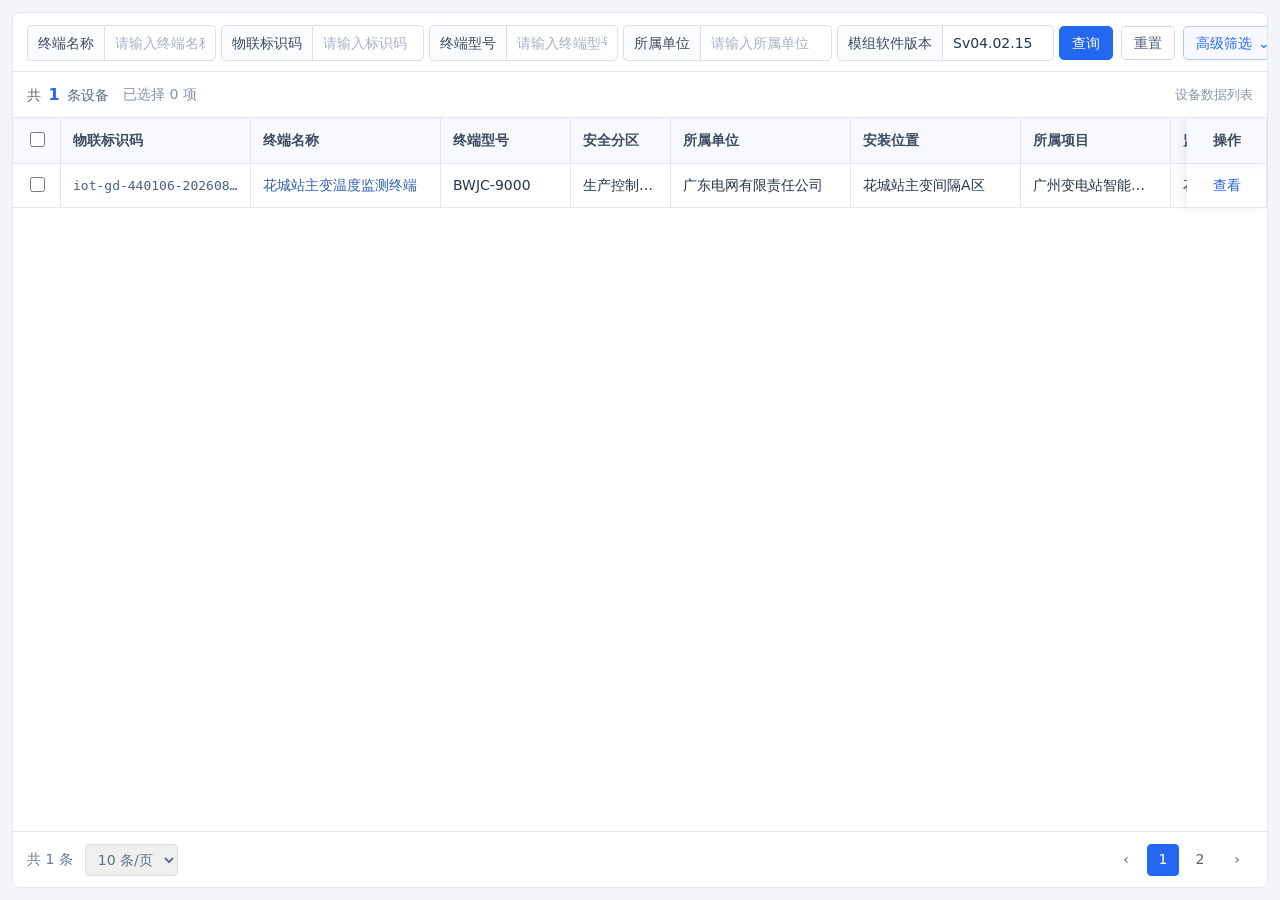
<file: device-ser.html>
<!DOCTYPE html>
<html lang="zh-CN">
<head>
  <meta charset="UTF-8" />
  <meta name="viewport" content="width=device-width, initial-scale=1.0" />
  <title>设备服务查询</title>
  <style>
    :root {
      --primary: #2468f2;
      --primary-hover: #1454d8;
      --primary-soft: #eaf1ff;
      --bg: #f3f5f9;
      --panel: #ffffff;
      --line: #e3e8f0;
      --text: #27364b;
      --muted: #758196;
      --placeholder: #a8b1c1;
      --success: #21a366;
      --warning: #f29b38;
      --danger: #ee5b5b;
      --tree-bg: #f7f9fc;
      --shadow: 0 6px 18px rgba(42, 61, 91, 0.08);
    }

    * { box-sizing: border-box; }
    html, body { height: 100%; }
    body {
      margin: 0;
      color: var(--text);
      background: var(--bg);
      font: 14px/1.5 "Microsoft YaHei", "PingFang SC", system-ui, sans-serif;
      overflow: hidden;
    }
    button, input, select { font: inherit; }
    button { cursor: pointer; }

    .app-shell {
      display: flex;
      height: 100vh;
      padding: 12px;
      gap: 12px;
    }

    input:focus, select:focus { border-color: #74a1ff !important; box-shadow: 0 0 0 2px rgba(36,104,242,.08); }

    .content-panel {
      min-width: 0; flex: 1; display: flex; flex-direction: column;
      background: var(--panel); border: 1px solid var(--line); border-radius: 8px; overflow: hidden;
    }

    .query-area { padding: 12px 14px 10px; border-bottom: 1px solid var(--line); }
    .quick-row { display: flex; align-items: center; gap: 10px; min-width: max-content; }
    .field { display: flex; align-items: center; min-width: 0; }
    .field-label {
      height: 36px; display: inline-flex; align-items: center; padding: 0 10px;
      border: 1px solid #d9e0ea; border-right: 0; border-radius: 5px 0 0 5px;
      color: #3d4b60; background: #fafbfd; white-space: nowrap;
    }
    .field input, .field select, .plain-input, .plain-select {
      height: 36px; border: 1px solid #d9e0ea; background: #fff; color: var(--text);
      outline: 0; padding: 0 10px; min-width: 0;
    }
    .field input, .field select { width: 148px; border-radius: 0 5px 5px 0; }
    .field input::placeholder, .plain-input::placeholder { color: var(--placeholder); }
    select { color: #66758a; }
    .org-field input { width: 156px; }

    .actions { display: flex; gap: 8px; margin-left: auto; }
    .btn {
      height: 34px; padding: 0 16px; border: 1px solid #d5dce7; border-radius: 5px;
      background: #fff; color: #526075; transition: .15s; white-space: nowrap;
    }
    .btn:hover { color: var(--primary); border-color: #8db0fa; }
    .btn-primary { color: #fff; border-color: var(--primary); background: var(--primary); }
    .btn-primary:hover { color: #fff; background: var(--primary-hover); border-color: var(--primary-hover); }
    .btn-text { color: var(--primary); border-color: #b8cdfb; background: #f6f9ff; }
    .btn .chevron { display: inline-block; margin-left: 6px; transition: transform .18s; }
    .btn.expanded .chevron { transform: rotate(180deg); }

    .advanced-panel {
      display: grid; grid-template-columns: repeat(5, minmax(220px, 1fr)); gap: 12px 18px;
      margin-top: 0; padding: 0 14px; max-height: 0; opacity: 0; overflow: hidden;
      background: #f6f8fd; border: 0 solid #e3e9f4; border-radius: 6px;
      transition: max-height .25s ease, opacity .18s ease, margin-top .25s, padding .25s, border-width .25s;
    }
    .advanced-panel.open {
      max-height: 340px; opacity: 1; margin-top: 12px; padding: 14px; border-width: 1px;
    }
    .advanced-item { min-width: 0; }
    .advanced-item > label { display: block; margin-bottom: 6px; color: #647187; font-size: 13px; }
    .plain-input, .plain-select { width: 100%; border-radius: 5px; }
    .span-2 { grid-column: span 2; }
    .date-range { display: grid; grid-template-columns: 1fr 20px 1fr; align-items: center; gap: 5px; }
    .date-range span { text-align: center; color: #929daf; }
    .date-range input { width: 100%; }
    .advanced-footer { grid-column: 1 / -1; display: flex; justify-content: flex-end; margin-top: -2px; }

    .table-toolbar {
      height: 46px; flex: 0 0 46px; padding: 0 14px; display: flex; align-items: center;
      border-bottom: 1px solid var(--line); background: #fff;
    }
    .result-summary { color: #5e6b7d; }
    .result-summary strong { color: var(--primary); font-size: 16px; margin: 0 3px; }
    .selected-summary { margin-left: 14px; color: #8692a5; }
    .toolbar-tip { margin-left: auto; color: #8b97a9; font-size: 13px; }

    .table-wrap { position: relative; flex: 1; min-height: 0; overflow: auto; }
    table { width: 100%; min-width: 2320px; border-collapse: separate; border-spacing: 0; table-layout: fixed; }
    th, td {
      height: 44px; padding: 0 12px; border-right: 1px solid var(--line); border-bottom: 1px solid var(--line);
      text-align: left; white-space: nowrap; overflow: hidden; text-overflow: ellipsis;
    }
    th {
      position: sticky; z-index: 3; top: 0; height: 46px; background: #f7f9fc;
      color: #3e4c61; font-weight: 600;
    }
    tbody tr:nth-child(even) td { background: #f8fafc; }
    tbody tr:hover td { background: #edf4ff; }
    th:first-child, td:first-child { width: 48px; text-align: center; padding: 0; }
    th.operation-column, td.operation-cell {
      position: sticky; right: 0; text-align: center; box-shadow: -5px 0 10px rgba(48, 69, 102, .08);
    }
    th.operation-column { z-index: 5; background: #f7f9fc; }
    td.operation-cell { z-index: 2; background: #fff; }
    tbody tr:nth-child(even) td.operation-cell { background: #f8fafc; }
    tbody tr:hover td.operation-cell { background: #edf4ff; }
    .view-btn {
      padding: 4px 10px; border: 0; border-radius: 4px; color: var(--primary); background: transparent;
    }
    .view-btn:hover { color: var(--primary-hover); background: #eaf1ff; }
    .check { width: 15px; height: 15px; accent-color: var(--primary); }
    .code-cell { color: #4b617e; font-family: Consolas, "Microsoft YaHei", monospace; font-size: 13px; }
    .device-name { color: #2d5fae; font-weight: 500; }
    .tag {
      display: inline-flex; align-items: center; height: 23px; padding: 0 8px; border-radius: 12px;
      font-size: 12px; border: 1px solid transparent;
    }
    .tag.success { color: #168554; background: #e8f7ef; border-color: #bde7d0; }
    .tag.warning { color: #b66a12; background: #fff4e4; border-color: #f5d5a7; }
    .tag.info { color: #2863ca; background: #eaf1ff; border-color: #c5d8ff; }
    .tag.muted { color: #7a8799; background: #f0f2f5; border-color: #dfe3e9; }
    .status-dot { width: 6px; height: 6px; margin-right: 5px; border-radius: 50%; background: currentColor; }
    .empty-state { display: none; padding: 70px 20px; text-align: center; color: #98a4b6; }
    .empty-state .empty-icon { font-size: 42px; opacity: .65; }

    .pagination {
      height: 56px; flex: 0 0 56px; padding: 0 14px; display: flex; align-items: center;
      border-top: 1px solid var(--line); background: #fff; color: #6c788b;
    }
    .page-size { margin-left: 12px; height: 32px; padding: 0 8px; border: 1px solid #d9e0ea; border-radius: 4px; color: #607086; }
    .pages { display: flex; align-items: center; gap: 5px; margin-left: auto; }
    .page-btn {
      min-width: 32px; height: 32px; padding: 0 8px; border: 1px solid transparent; border-radius: 4px;
      background: #fff; color: #556277;
    }
    .page-btn:hover { color: var(--primary); border-color: #bfd0f5; }
    .page-btn.active { color: #fff; background: var(--primary); border-color: var(--primary); }

    .toast {
      position: fixed; z-index: 30; left: 50%; top: 26px; transform: translate(-50%, -15px);
      padding: 10px 18px; border-radius: 6px; background: #26354a; color: #fff;
      box-shadow: var(--shadow); opacity: 0; pointer-events: none; transition: .2s;
    }
    .toast.show { opacity: 1; transform: translate(-50%, 0); }

    @media (max-width: 1450px) {
      .quick-row { gap: 5px; }
      .field input, .field select { width: 112px; }
      .org-field input { width: 132px; }
      .btn { padding: 0 12px; }
      .advanced-panel { grid-template-columns: repeat(3, minmax(220px, 1fr)); }
    }
    @media (max-width: 1050px) {
      .field:nth-of-type(3) { display: none; }
      .advanced-panel { grid-template-columns: repeat(2, minmax(220px, 1fr)); }
    }
  </style>
</head>
<body>
  <main class="app-shell">

    <section class="content-panel">
      <section class="query-area" aria-label="设备查询条件">
        <div class="quick-row">
          <div class="field"><span class="field-label">终端名称</span><input id="terminalName" placeholder="请输入终端名称" /></div>
          <div class="field"><span class="field-label">物联标识码</span><input id="iotCode" placeholder="请输入标识码" /></div>
          <div class="field"><span class="field-label">终端型号</span><input id="terminalModel" placeholder="请输入终端型号" /></div>
          <div class="field org-field"><span class="field-label">所属单位</span><input id="orgName" placeholder="请输入所属单位" /></div>
          <div class="field"><span class="field-label">模组软件版本</span><input id="softwareVersion" type="text" value="Sv04.02.15" placeholder="请输入模组软件版本" /></div>
          <div class="actions">
            <button class="btn btn-primary" id="queryBtn">查询</button>
            <button class="btn" id="resetBtn">重置</button>
            <button class="btn btn-text" id="advancedBtn">高级筛选<span class="chevron">⌄</span></button>
            <button class="btn" id="exportBtn">⇩&nbsp; 导出</button>
          </div>
        </div>

        <div class="advanced-panel" id="advancedPanel">
          <div class="advanced-item"><label for="categoryName">所属品类</label><input class="plain-input" id="categoryName" type="text" placeholder="请输入所属品类" /></div>
          <div class="advanced-item"><label for="projectName">所属项目</label><input class="plain-input" id="projectName" placeholder="请输入所属项目" /></div>
          <div class="advanced-item"><label for="monitorTarget">监测对象</label><input class="plain-input" id="monitorTarget" placeholder="请输入监测对象" /></div>
          <div class="advanced-item"><label for="businessStatus">业务连接状态</label><select class="plain-select" id="businessStatus"><option value="">全部状态</option><option>在线</option><option>离线</option></select></div>
          <div class="advanced-item"><label for="manageStatus">管理连接状态</label><select class="plain-select" id="manageStatus"><option value="">全部状态</option><option>在线</option><option>离线</option><option>休眠</option></select></div>
          <div class="advanced-item span-2"><label>首次上线时间</label><div class="date-range"><input class="plain-input" id="firstOnlineStart" type="datetime-local" /><span>至</span><input class="plain-input" id="firstOnlineEnd" type="datetime-local" /></div></div>
          <div class="advanced-item span-2"><label>最近在线时间</label><div class="date-range"><input class="plain-input" id="onlineStart" type="datetime-local" /><span>至</span><input class="plain-input" id="onlineEnd" type="datetime-local" /></div></div>
          <div class="advanced-item span-2"><label>最近离线时间</label><div class="date-range"><input class="plain-input" id="offlineStart" type="datetime-local" /><span>至</span><input class="plain-input" id="offlineEnd" type="datetime-local" /></div></div>
          <div class="advanced-footer"><button class="btn" id="collapseAdvanced">收起⌃</button></div>
        </div>
      </section>

      <div class="table-toolbar">
        <span class="result-summary">共 <strong id="resultCount">0</strong> 条设备</span>
        <span class="selected-summary" id="selectedSummary">已选择 0 项</span>
        <span class="toolbar-tip" id="categoryTip">设备数据列表</span>
      </div>

      <div class="table-wrap" id="tableWrap">
        <table aria-label="设备查询结果">
          <colgroup>
            <col style="width:48px"><col style="width:190px"><col style="width:190px"><col style="width:130px">
            <col style="width:100px"><col style="width:180px"><col style="width:170px"><col style="width:150px"><col style="width:145px">
            <col style="width:105px"><col style="width:120px"><col style="width:120px"><col style="width:190px">
            <col style="width:140px"><col style="width:165px"><col style="width:165px"><col style="width:165px"><col style="width:165px"><col style="width:80px">
          </colgroup>
          <thead>
            <tr>
              <th><input class="check" id="checkAll" type="checkbox" aria-label="全选" /></th>
              <th>物联标识码</th><th>终端名称</th><th>终端型号</th><th>安全分区</th><th>所属单位</th><th>安装位置</th>
              <th>所属项目</th><th>监测对象</th><th>物模型名称</th><th>模组软件版本</th><th>业务状态</th><th>业务连接状态</th><th>管理连接状态</th>
              <th>首次上线时间</th><th>最近上线时间</th><th>最近离线时间</th><th>创建时间</th><th class="operation-column">操作</th>
            </tr>
          </thead>
          <tbody id="deviceBody"></tbody>
        </table>
        <div class="empty-state" id="emptyState"><div class="empty-icon">⌕</div><div>暂无符合条件的设备</div></div>
      </div>

      <footer class="pagination">
        <span id="pageTotal">共 0 条</span>
        <select class="page-size" aria-label="每页条数"><option>10 条/页</option><option>20 条/页</option><option>50 条/页</option></select>
        <div class="pages"><button class="page-btn">‹</button><button class="page-btn active">1</button><button class="page-btn">2</button><button class="page-btn">›</button></div>
      </footer>
    </section>
  </main>

  <div class="toast" id="toast"></div>
  <script>
    const devices = [
      { code:'iot-gd-440106-202608001', name:'花城站主变温度监测终端', model:'BWJC-9000', zone:'生产控制大区', org:'广东电网有限责任公司', location:'花城站主变间隔A区', project:'广州变电站智能巡检项目', target:'花城站1号主变', run:'投运', business:'在线', manage:'在线', first:'2026-03-12 09:20:16', online:'2026-08-10 10:28:41', offline:'2026-08-09 23:12:06', created:'2026-03-10 14:02:35', category:'变压器监测终端', domain:'变电', thingModel:'主变温度监测物模型', softwareVersion:'Sv04.02.15', attrs:{'油温':67.3,'设备状态':'正常','通信方式':'5G'}},
      { code:'iot-js-320115-202608017', name:'龙湖线覆冰在线监测装置', model:'FBJC-V5.2', zone:'管理信息大区', org:'江苏省电力有限公司', location:'龙湖线#087杆塔平台', project:'输电线路状态感知提升', target:'220kV龙湖线#087杆塔', run:'投运', business:'在线', manage:'在线', first:'2026-01-18 15:11:43', online:'2026-08-10 10:27:08', offline:'2026-08-08 02:31:17', created:'2026-01-12 11:43:28', category:'覆冰在线监测装置', domain:'输电', thingModel:'输电覆冰监测物模型', softwareVersion:'Sv04.03.08', attrs:{'覆冰厚度':3.2,'设备状态':'正常','通信方式':'北斗'}},
      { code:'iot-zj-330106-202607203', name:'钱塘线导线温度监测终端', model:'DXWD-300', zone:'管理信息大区', org:'浙江省电力有限公司', location:'钱塘线#126杆塔塔顶', project:'杭州输电数字化改造', target:'500kV钱塘线#126杆塔', run:'调试中', business:'离线', manage:'离线', first:'2026-05-26 08:34:12', online:'2026-08-09 18:05:33', offline:'2026-08-09 18:36:52', created:'2026-05-22 16:08:51', category:'导线温度监测', domain:'输电', thingModel:'导线温度监测物模型', softwareVersion:'Sv04.01.26', attrs:{'导线温度':42.8,'设备状态':'告警','通信方式':'4G'}},
      { code:'iot-sc-510107-202607128', name:'锦江台区智能融合终端', model:'TTU-8200E', zone:'生产控制大区', org:'四川省电力公司', location:'锦江路3号台区配电房', project:'成都低压台区透明化项目', target:'锦江路公变3号台区', run:'投运', business:'在线', manage:'在线', first:'2026-04-09 13:20:30', online:'2026-08-10 10:25:19', offline:'2026-08-07 01:12:44', created:'2026-04-08 10:18:27', category:'台区智能终端', domain:'配电', thingModel:'台区融合终端物模型', softwareVersion:'Sv04.04.09', attrs:{'电压':223.6,'开关状态':'合闸','设备状态':'正常'}},
      { code:'iot-hb-420106-202606099', name:'东湖低压智能开关A17', model:'LTU-S160', zone:'生产控制大区', org:'湖北省电力有限公司', location:'东湖台区低压柜A17', project:'武汉配网自愈能力提升', target:'东湖台区低压分支A17', run:'投运', business:'在线', manage:'休眠', first:'2026-02-15 07:51:22', online:'2026-08-10 10:23:57', offline:'2026-08-06 03:46:10', created:'2026-02-12 09:06:18', category:'低压智能开关', domain:'配电', thingModel:'低压智能开关物模型', softwareVersion:'Sv04.02.06', attrs:{'电压':187.2,'开关状态':'合闸','设备状态':'告警'}},
      { code:'iot-fj-350203-202605076', name:'鹭岛光伏逆变器监控单元', model:'PV-INV-X8', zone:'管理信息大区', org:'福建省电力有限公司', location:'鹭岛产业园B区逆变器舱', project:'厦门分布式光伏可观可测', target:'鹭岛产业园光伏阵列B区', run:'投运', business:'在线', manage:'在线', first:'2026-03-28 10:06:35', online:'2026-08-10 10:20:15', offline:'2026-08-04 20:12:33', created:'2026-03-25 17:22:49', category:'光伏逆变器', domain:'发电', thingModel:'光伏逆变器物模型', softwareVersion:'Sv04.03.25', attrs:{'有功功率':486.5,'设备状态':'正常','通信方式':'以太网'}},
      { code:'iot-nm-150102-202604052', name:'风场07号风机监控终端', model:'WT-CMU-6A', zone:'管理信息大区', org:'蒙东电力有限公司', location:'兴安风场07号机舱', project:'兴安风场智慧运维项目', target:'兴安风场07号风机', run:'投运', business:'在线', manage:'在线', first:'2026-01-08 14:18:20', online:'2026-08-10 10:18:32', offline:'2026-08-03 00:26:17', created:'2026-01-05 09:51:08', category:'风机监控终端', domain:'发电', thingModel:'风机运行监控物模型', softwareVersion:'Sv04.01.05', attrs:{'有功功率':2180,'设备状态':'正常','通信方式':'光纤'}},
      { code:'iot-sd-370102-202603041', name:'泉城配变监测终端012', model:'TTU-PM500', zone:'生产控制大区', org:'山东省电力公司', location:'泉城花园12号配电房', project:'济南配变精益运维项目', target:'泉城花园12号配变', run:'停运', business:'离线', manage:'离线', first:'2025-11-19 11:25:09', online:'2026-07-28 16:44:02', offline:'2026-07-28 17:02:19', created:'2025-11-15 15:37:42', category:'配变监测终端', domain:'配电', thingModel:'配变监测物模型', softwareVersion:'Sv04.00.19', attrs:{'电压':0,'设备状态':'离线','通信方式':'4G'}},
      { code:'iot-ah-340104-202602033', name:'皖江线杆塔倾斜监测终端', model:'GTQX-210', zone:'管理信息大区', org:'安徽省电力有限公司', location:'皖江线#211杆塔横担', project:'皖江输电线路防灾项目', target:'500kV皖江线#211杆塔', run:'投运', business:'在线', manage:'在线', first:'2026-02-03 09:41:55', online:'2026-08-10 10:16:28', offline:'2026-08-01 22:35:45', created:'2026-01-29 13:12:07', category:'杆塔倾斜监测', domain:'输电', thingModel:'杆塔倾斜监测物模型', softwareVersion:'Sv04.02.03', attrs:{'倾斜角度':0.7,'设备状态':'正常','通信方式':'北斗'}},
      { code:'iot-hn-410105-202601025', name:'郑东局放监测终端03', model:'PD-MON-7', zone:'生产控制大区', org:'河南省电力公司', location:'郑东站GIS间隔03', project:'郑州站局放综合在线监测', target:'郑东站GIS间隔03', run:'调试中', business:'离线', manage:'休眠', first:'2026-07-10 08:06:11', online:'2026-08-10 10:15:04', offline:'2026-08-09 20:01:36', created:'2026-07-08 16:28:55', category:'局放监测终端', domain:'变电', thingModel:'局部放电监测物模型', softwareVersion:'Sv04.04.10', attrs:{'放电量':28.6,'设备状态':'告警','通信方式':'5G'}}
    ];

    const DEFAULT_SOFTWARE_VERSION = 'Sv04.02.15';
    const $ = id => document.getElementById(id);
    let filteredDevices = devices.filter(device => device.softwareVersion === DEFAULT_SOFTWARE_VERSION);
    let toastTimer;

    function statusTag(value, type) {
      const cls = value === '在线' || value === '投运' ? 'success' : value === '告警' || value === '调试中' || value === '休眠' ? 'warning' : 'muted';
      return `<span class="tag ${type || cls}"><i class="status-dot"></i>${value}</span>`;
    }

    function renderRows() {
      const body = $('deviceBody');
      body.innerHTML = filteredDevices.map((d, i) => `
        <tr>
          <td><input class="check row-check" type="checkbox" data-index="${i}" aria-label="选择${d.name}" /></td>
          <td class="code-cell" title="${d.code}">${d.code}</td>
          <td class="device-name" title="${d.name}">${d.name}</td>
          <td>${d.model}</td><td>${d.zone}</td><td title="${d.org}">${d.org}</td><td title="${d.location}">${d.location}</td>
          <td title="${d.project}">${d.project}</td><td title="${d.target}">${d.target}</td>
          <td title="${d.thingModel}">${d.thingModel}</td><td>${d.softwareVersion}</td><td>${statusTag(d.run, d.run === '投运' ? 'info' : '')}</td><td>${statusTag(d.business)}</td><td>${statusTag(d.manage)}</td>
          <td>${d.first}</td><td>${d.online}</td><td>${d.offline}</td><td>${d.created}</td>
          <td class="operation-cell"><button class="view-btn" type="button" data-index="${i}">查看</button></td>
        </tr>`).join('');
      const hasData = filteredDevices.length > 0;
      document.querySelector('table').style.display = hasData ? 'table' : 'none';
      $('emptyState').style.display = hasData ? 'none' : 'block';
      $('resultCount').textContent = filteredDevices.length;
      $('pageTotal').textContent = `共 ${filteredDevices.length} 条`;
      $('checkAll').checked = false;
      updateSelected();
      bindRowEvents();
    }

    function bindRowEvents() {
      document.querySelectorAll('.row-check').forEach(el => el.addEventListener('change', updateSelected));
      document.querySelectorAll('.view-btn').forEach(el => el.addEventListener('click', () => {
        const device = filteredDevices[Number(el.dataset.index)];
        if (device) showToast(`查看设备：${device.name}`);
      }));
    }

    function updateSelected() {
      const total = document.querySelectorAll('.row-check:checked').length;
      $('selectedSummary').textContent = `已选择 ${total} 项`;
    }

    function showToast(message) {
      clearTimeout(toastTimer); $('toast').textContent = message; $('toast').classList.add('show');
      toastTimer = setTimeout(() => $('toast').classList.remove('show'), 2200);
    }

    function inRange(dateText, start, end) {
      if (!start && !end) return true;
      const value = new Date(dateText.replace(' ', 'T')).getTime();
      return (!start || value >= new Date(start).getTime()) && (!end || value <= new Date(end).getTime());
    }

    function runQuery() {
      const val = id => $(id).value.trim().toLowerCase();
      filteredDevices = devices.filter(d => {
        return (!val('categoryName') || d.category.toLowerCase().includes(val('categoryName')))
          && (!val('terminalName') || d.name.toLowerCase().includes(val('terminalName')))
          && (!val('iotCode') || d.code.toLowerCase().includes(val('iotCode')))
          && (!val('terminalModel') || d.model.toLowerCase().includes(val('terminalModel')))
          && (!val('softwareVersion') || d.softwareVersion.toLowerCase().includes(val('softwareVersion')))
          && (!val('orgName') || d.org.toLowerCase().includes(val('orgName')))
          && (!val('projectName') || d.project.toLowerCase().includes(val('projectName')))
          && (!val('monitorTarget') || d.target.toLowerCase().includes(val('monitorTarget')))
          && (!$('businessStatus').value || d.business === $('businessStatus').value)
          && (!$('manageStatus').value || d.manage === $('manageStatus').value)
          && inRange(d.first, $('firstOnlineStart').value, $('firstOnlineEnd').value)
          && inRange(d.online, $('onlineStart').value, $('onlineEnd').value)
          && inRange(d.offline, $('offlineStart').value, $('offlineEnd').value);
      });
      renderRows();
      $('categoryTip').textContent = val('categoryName') ? `所属品类：${$('categoryName').value.trim()}` : '设备数据列表';
      showToast(`查询完成，共找到 ${filteredDevices.length} 条设备`);
    }

    function clearQueryFields() {
      document.querySelectorAll('.query-area input').forEach(el => { if (el.type !== 'checkbox') el.value = ''; });
      document.querySelectorAll('.query-area select').forEach(el => el.selectedIndex = 0);
    }

    function resetQuery() {
      clearQueryFields();
      $('softwareVersion').value = DEFAULT_SOFTWARE_VERSION;
      $('categoryTip').textContent = '设备数据列表';
      filteredDevices = devices.filter(device => device.softwareVersion === DEFAULT_SOFTWARE_VERSION);
      renderRows(); showToast('查询条件已重置');
    }

    function exportCsv() {
      const headers = ['物联标识码','终端名称','终端型号','安全分区','所属单位','安装位置','所属项目','监测对象','物模型名称','模组软件版本','业务状态','业务连接状态','管理连接状态','首次上线时间','最近上线时间','最近离线时间','创建时间'];
      const rows = filteredDevices.map(d => [d.code,d.name,d.model,d.zone,d.org,d.location,d.project,d.target,d.thingModel,d.softwareVersion,d.run,d.business,d.manage,d.first,d.online,d.offline,d.created]);
      const csv = '\ufeff' + [headers, ...rows].map(row => row.map(v => `"${String(v).replaceAll('"','""')}"`).join(',')).join('\n');
      const url = URL.createObjectURL(new Blob([csv], {type:'text/csv;charset=utf-8'}));
      const a = document.createElement('a'); a.href = url; a.download = '设备查询结果.csv'; a.click(); URL.revokeObjectURL(url);
      showToast(`已导出 ${filteredDevices.length} 条设备数据`);
    }

    function toggleAdvanced(open) {
      const shouldOpen = open ?? !$('advancedPanel').classList.contains('open');
      $('advancedPanel').classList.toggle('open', shouldOpen); $('advancedBtn').classList.toggle('expanded', shouldOpen);
      $('advancedBtn').setAttribute('aria-expanded', String(shouldOpen));
    }

    $('advancedBtn').addEventListener('click', () => toggleAdvanced());
    $('collapseAdvanced').addEventListener('click', () => toggleAdvanced(false));
    $('queryBtn').addEventListener('click', runQuery);
    $('resetBtn').addEventListener('click', resetQuery);
    $('exportBtn').addEventListener('click', exportCsv);
    $('checkAll').addEventListener('change', e => { document.querySelectorAll('.row-check').forEach(x => x.checked = e.target.checked); updateSelected(); });
    document.addEventListener('keydown', e => { if (e.key === 'Enter' && e.target.closest('.query-area')) runQuery(); });

    renderRows();
  </script>
</body>
</html>
</file>
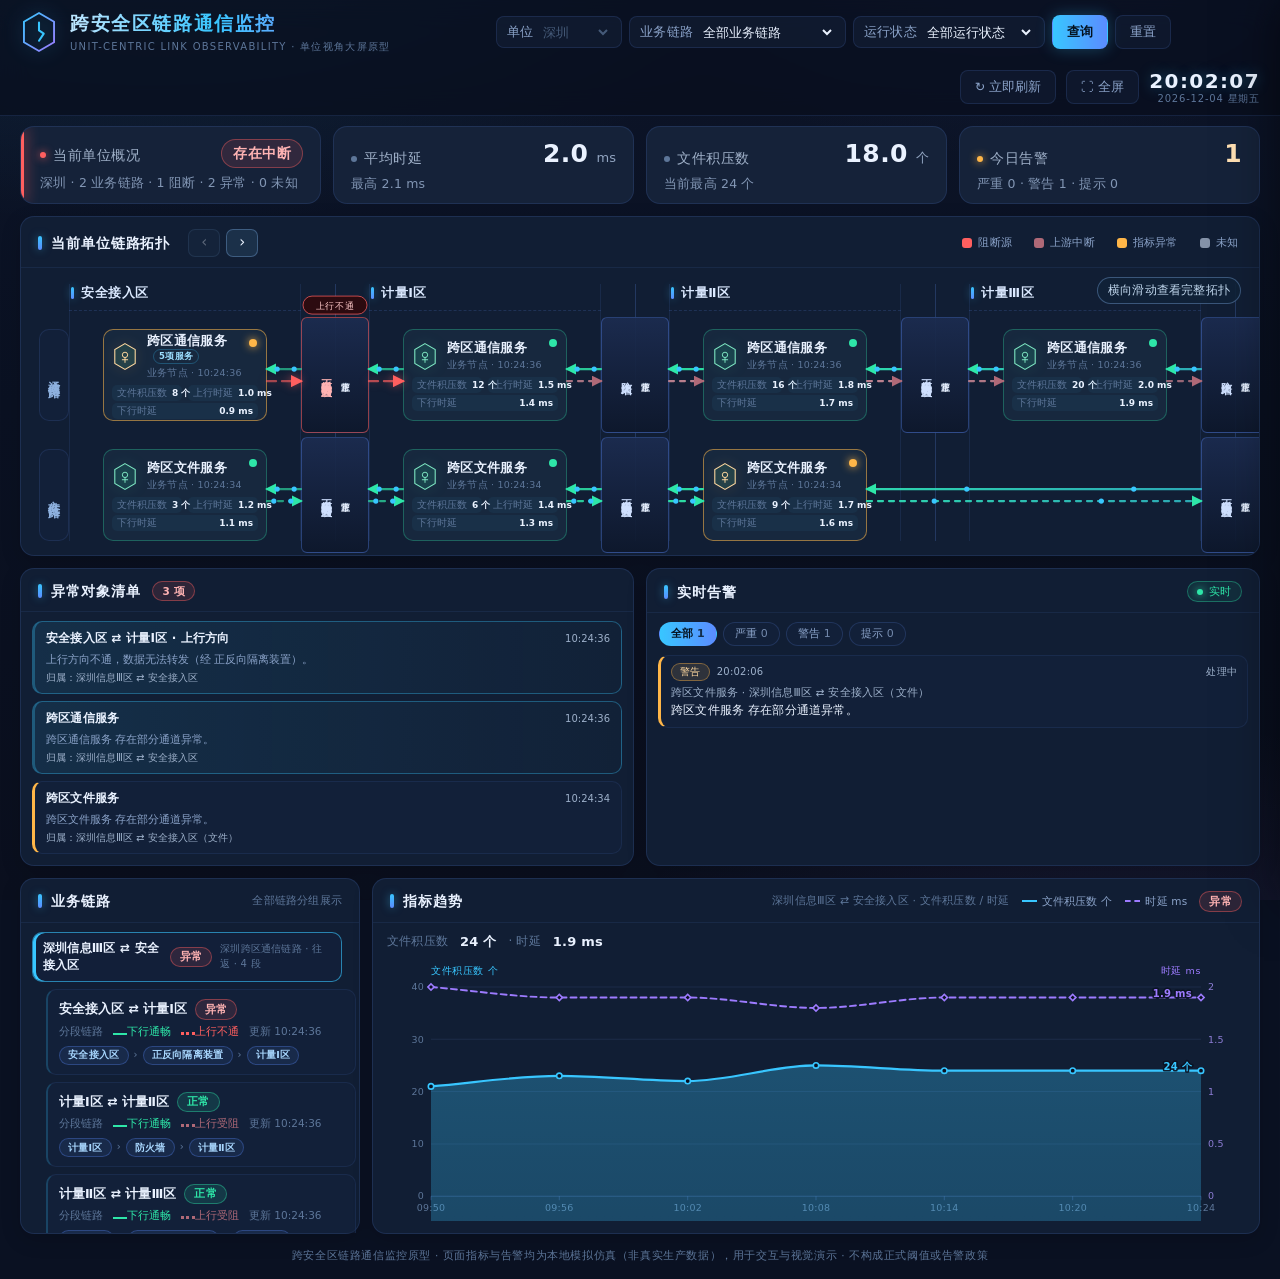
<file: input/跨安全区链路监控原型.html>
<!doctype html>
<html lang="zh-CN">
<head>
<meta charset="utf-8">
<meta name="viewport" content="width=device-width,initial-scale=1">
<title>跨安全区链路通信监控 · 单位视角大屏原型</title>
<style>
/* ==========================================================================
   1. 设计令牌
   ========================================================================== */
:root{
  --bg:#0a1122;
  --cyan:#38c6ff; --blue:#5b8cff; --violet:#9d7bff;
  --green:#2ee6a8; --amber:#ffb648; --red:#ff5f5f;
  --text:#eaf2ff; --muted:#8ba3c9; --dim:#5d7699;
  --card:rgba(16,28,52,.78);
  --card-border:rgba(99,150,255,.14);
  --card-hi:rgba(56,198,255,.09);
  /* 业务语义色：与状态一一对应，全站唯一来源 */
  --st-normal:var(--green);
  --st-blocked:var(--red);
  --st-impact:#af6977;
  --st-metric:var(--amber);
  --st-unknown:#8492a8;
  --radius:14px;
  --radius-sm:10px;
  --shadow:0 10px 34px rgba(0,0,0,.35);
}
*{margin:0;padding:0;box-sizing:border-box}
html,body{height:100%}
body{
  font-family:"Segoe UI","PingFang SC","Microsoft YaHei",system-ui,sans-serif;
  font-size:13px;line-height:1.45;
  color:var(--text);background:var(--bg);
  font-variant-numeric:tabular-nums;
  letter-spacing:.2px;
  -webkit-font-smoothing:antialiased;
}
/* 背景：径向光晕 + 网格 */
body::before{
  content:"";position:fixed;inset:0;z-index:-2;
  background:
    radial-gradient(1100px 560px at 12% -12%, rgba(56,198,255,.12), transparent 60%),
    radial-gradient(900px 480px at 88% 112%, rgba(157,123,255,.10), transparent 60%),
    radial-gradient(700px 420px at 78% -8%, rgba(91,140,255,.08), transparent 55%),
    linear-gradient(180deg,#0c1428 0%,#0a1122 45%,#0a0f1e 100%);
}
body::after{
  content:"";position:fixed;inset:0;z-index:-1;pointer-events:none;
  background-image:
    linear-gradient(rgba(120,160,255,.045) 1px,transparent 1px),
    linear-gradient(90deg,rgba(120,160,255,.045) 1px,transparent 1px);
  background-size:46px 46px;
  -webkit-mask-image:radial-gradient(ellipse 90% 80% at 50% 30%,#000 35%,transparent 90%);
          mask-image:radial-gradient(ellipse 90% 80% at 50% 30%,#000 35%,transparent 90%);
}
b,strong{font-weight:700}
button,select{font:inherit;color:inherit}
button{cursor:pointer;border:none;background:none}
::-webkit-scrollbar{width:6px;height:6px}
::-webkit-scrollbar-track{background:transparent}
::-webkit-scrollbar-thumb{background:rgba(99,150,255,.25);border-radius:3px}
::-webkit-scrollbar-thumb:hover{background:rgba(99,150,255,.4)}

/* ==========================================================================
   2. 顶栏
   ========================================================================== */
.topbar{
  position:sticky;top:0;z-index:40;
  display:flex;align-items:center;gap:16px;flex-wrap:wrap;
  min-height:66px;padding:10px 20px;
  background:rgba(9,15,30,.72);
  border-bottom:1px solid var(--card-border);
  backdrop-filter:blur(14px);
}
.brand{display:flex;align-items:center;gap:12px;flex:none}
.logo{width:38px;height:44px;filter:drop-shadow(0 0 10px rgba(56,198,255,.45))}
.brand-txt h1{
  font-size:19px;font-weight:700;letter-spacing:1.6px;white-space:nowrap;
  background:linear-gradient(90deg,#bfe6ff,#38c6ff 45%,#9d7bff);
  -webkit-background-clip:text;background-clip:text;-webkit-text-fill-color:transparent;
}
.brand-txt p{font-size:10px;color:var(--dim);letter-spacing:1.3px;margin-top:2px;white-space:nowrap}
.tb-center{flex:1 1 auto;display:flex;justify-content:center;min-width:0}
.filters{display:flex;gap:7px;align-items:center;flex-wrap:wrap;justify-content:center}
.field{
  display:inline-flex;align-items:center;gap:6px;
  padding:6px 10px;border-radius:8px;
  border:1px solid var(--card-border);background:rgba(20,32,56,.6);
  color:var(--muted);font-size:12.5px;white-space:nowrap;
  transition:border-color .2s,background .2s;
}
.field:hover{border-color:rgba(56,198,255,.4);background:var(--card-hi)}
.field select{
  border:0;outline:0;background:transparent;color:var(--text);
  font-size:12.5px;max-width:136px;cursor:pointer;
}
.field select:disabled{color:var(--dim);cursor:not-allowed}
.field option{background:#10243d;color:var(--text)}
.btn{
  display:inline-flex;align-items:center;gap:7px;
  padding:7px 14px;border-radius:8px;font-size:12.5px;
  color:var(--muted);border:1px solid var(--card-border);
  background:rgba(20,32,56,.55);
  transition:all .2s;user-select:none;white-space:nowrap;
}
.btn:hover{color:var(--text);border-color:rgba(56,198,255,.45);background:var(--card-hi)}
.btn:focus-visible{outline:2px solid var(--cyan);outline-offset:2px}
.btn.primary{
  color:#04121f;font-weight:700;border-color:transparent;
  background:linear-gradient(90deg,var(--cyan),var(--blue));
  box-shadow:0 0 16px rgba(56,198,255,.28);
}
.btn.primary:hover{filter:brightness(1.08)}
.btn.on{color:#a9f5d8;border-color:rgba(46,230,168,.45);background:rgba(46,230,168,.08)}
.tb-right{display:flex;align-items:center;gap:10px;flex:none;margin-left:auto}
.clock{text-align:right;line-height:1.15;min-width:86px}
.clock .ct{font-size:20px;font-weight:700;letter-spacing:1.4px;text-shadow:0 0 14px rgba(56,198,255,.35)}
.clock .cd{font-size:10px;color:var(--dim);letter-spacing:.8px}

/* ==========================================================================
   3. 页面骨架
   ========================================================================== */
.page{padding:10px 20px 8px;display:flex;flex-direction:column;gap:12px}

/* 单位概况状态卡（原「状态横幅 + 统计口径」已并入 KPI 首卡，此行为唯一口径） */
.kpi.status{padding-left:19px}
.kpi.status::after{
  content:"";position:absolute;inset:0 auto 0 0;width:3px;
  border-radius:var(--radius) 0 0 var(--radius);
  background:var(--st-unknown);box-shadow:0 0 14px var(--st-unknown);
}
.kpi.status.danger::after{background:var(--st-blocked);box-shadow:0 0 14px var(--st-blocked)}
.kpi.status.warn::after{background:var(--st-metric);box-shadow:0 0 14px var(--st-metric)}
.kpi.status.ok::after{background:var(--st-normal);box-shadow:0 0 14px var(--st-normal)}

/* KPI 条（4 卡：当前单位概况 + 平均时延 + 链路吞吐量 + 今日告警） */
.kpi-strip{display:grid;grid-template-columns:repeat(4,minmax(0,1fr));gap:12px}
.kpi{
  position:relative;overflow:hidden;
  min-height:72px;padding:12px 17px 11px;border-radius:var(--radius);
  border:1px solid var(--card-border);
  background:linear-gradient(160deg,rgba(19,32,58,.85),rgba(10,18,34,.85));
  box-shadow:0 8px 28px rgba(0,0,0,.3);
  /* 标签与数值同行（原为上下三行），整卡压矮约 33px */
  display:flex;flex-direction:column;justify-content:center;
}
.kpi::before{
  content:"";position:absolute;top:0;left:16px;right:16px;height:1px;
  background:linear-gradient(90deg,transparent,rgba(56,198,255,.55),transparent);
}
.kpi-row{display:flex;align-items:baseline;justify-content:space-between;gap:10px}
/* 首卡状态胶囊：与「异常对象清单」的状态 chip 同族，承载「状态」而非「计数」 */
.kpi-chip{
  font-size:14px;font-weight:700;letter-spacing:.4px;white-space:nowrap;
  padding:3px 11px;border-radius:999px;
  color:#a9b6c8;background:rgba(132,146,168,.12);border:1px solid rgba(132,146,168,.4);
}
.kpi-chip.danger{color:#ffb3b3;background:rgba(255,95,95,.12);border-color:rgba(255,95,95,.4)}
.kpi-chip.warn{color:#ffd9a0;background:rgba(255,182,72,.12);border-color:rgba(255,182,72,.4)}
.kpi-chip.ok{color:#a8f0d4;background:rgba(46,230,168,.12);border-color:rgba(46,230,168,.4)}
.kpi-label{font-size:13.5px;color:#9fb0c8;letter-spacing:.5px;display:flex;align-items:center;gap:7px;white-space:nowrap}
.kpi-label i{width:6px;height:6px;border-radius:50%;flex:none;background:var(--dim)}
.kpi-value{margin-top:0;font-size:25px;font-weight:750;letter-spacing:.4px;line-height:1.2;white-space:nowrap}
.kpi-value .unit{font-size:13px;color:#91a4c0;margin-left:4px;font-weight:500;letter-spacing:0}
.kpi-sub{font-size:12.5px;color:#8296b4;margin-top:6px;line-height:1.4}
.kpi.danger .kpi-label i{background:var(--st-blocked);box-shadow:0 0 8px var(--st-blocked)}
.kpi.danger .kpi-value{color:#ffc9c9}
.kpi.warn .kpi-label i{background:var(--st-metric);box-shadow:0 0 8px var(--st-metric)}
.kpi.warn .kpi-value{color:#ffe0b3}
.kpi.unknown .kpi-label i{background:var(--st-unknown)}
.kpi.ok .kpi-label i{background:var(--st-normal);box-shadow:0 0 8px var(--st-normal)}

/* ==========================================================================
   4. 卡片通用
   ========================================================================== */
.card{
  position:relative;border-radius:var(--radius);
  border:1px solid var(--card-border);
  background:linear-gradient(165deg,rgba(18,31,58,.85),rgba(9,17,33,.9));
  box-shadow:var(--shadow);backdrop-filter:blur(10px);
}
.card::before{
  content:"";position:absolute;top:0;left:0;right:0;height:1px;border-radius:var(--radius) var(--radius) 0 0;
  background:linear-gradient(90deg,rgba(56,198,255,.02),rgba(56,198,255,.5),rgba(157,123,255,.28),rgba(56,198,255,.02));
}
.card-head{
  display:flex;align-items:center;gap:12px;flex-wrap:wrap;
  padding:12px 17px 10px;border-bottom:1px solid rgba(99,150,255,.09);
}
.card-head h2,.card-head h3{
  font-size:14px;font-weight:700;letter-spacing:.9px;
  display:flex;align-items:center;gap:9px;flex:none;
}
.card-head h2::before,.card-head h3::before{
  content:"";width:4px;height:14px;border-radius:2px;
  background:linear-gradient(180deg,var(--cyan),var(--blue));
  box-shadow:0 0 8px rgba(56,198,255,.5);
}
.card-head .right{margin-left:auto;font-size:11px;color:var(--dim);white-space:nowrap}

/* 图例（含悬浮说明） */
.legend{display:flex;align-items:center;gap:14px;flex-wrap:wrap;font-size:11px;color:var(--muted);margin-left:auto}
.legend .lg{display:flex;align-items:center;gap:6px;cursor:help;border-radius:5px;padding:2px 4px;transition:background .18s}
.legend .lg:hover{background:rgba(56,198,255,.1);color:var(--text)}
.legend .lg:focus-visible{outline:2px solid var(--cyan);outline-offset:1px}
.legend .sw{width:10px;height:10px;border-radius:3px;display:inline-block;flex:none}

/* 状态胶囊 */
.chip{
  display:inline-flex;align-items:center;gap:4px;
  font-size:10.5px;font-weight:600;letter-spacing:.3px;
  padding:1.5px 9px;border-radius:999px;white-space:nowrap;
  border:1px solid transparent;
}
.chip.normal{color:var(--st-normal);background:rgba(46,230,168,.12);border-color:rgba(46,230,168,.4)}
.chip.abnormal{color:#ffb3b3;background:rgba(255,95,95,.12);border-color:rgba(255,95,95,.42)}
.chip.unknown{color:#c3cddd;background:rgba(132,146,168,.14);border-color:rgba(132,146,168,.42)}
.chip.partialAbnormal{color:#ffd0a0;background:rgba(255,182,72,.12);border-color:rgba(255,182,72,.42)}
.chip.partialUnknown{color:#bcd4ff;background:rgba(91,140,255,.12);border-color:rgba(91,140,255,.4)}
[data-tip]{cursor:help}

/* ==========================================================================
   5. 主体两栏 / 底栏
   ========================================================================== */
/* 主栏行高由拓扑卡决定；侧栏 contain:size 使其不参与行高计算，避免左栏底部留出空洞 */
/* 外层网格：左列 = 拓扑卡（行 1）+ 底栏（行 2）；右列 = 侧栏（跨两行）。
   侧栏跨两行的目的：实时告警可向下延伸（613px → 约 967px），
   而指标趋势只让出宽度（1048 → 约 680px）、高度不变，页面总高不增。 */
.main-grid{display:grid;grid-template-columns:minmax(0,1fr) 356px;grid-template-rows:auto auto;
  gap:12px;align-items:stretch}
.topology-card{grid-column:1;grid-row:1}
.bottom-grid{grid-column:1;grid-row:2}
.side{grid-column:2;grid-row:1 / span 2}
.side{
  display:grid;grid-template-rows:auto minmax(0,1fr);gap:12px;
  min-width:0;min-height:0;contain:size;
}
.bottom-grid{display:grid;grid-template-columns:340px minmax(0,1fr);gap:12px;align-items:stretch}
/* 底栏两卡等高：列表卡随行高伸展，避免卡内留白 */
.bottom-grid>.card{display:flex;flex-direction:column;min-height:0}

/* ==========================================================================
   6. 拓扑
   ========================================================================== */
.topology-card{overflow:hidden}
.topo{overflow-x:auto;overflow-y:hidden;padding:16px 18px 14px;scroll-behavior:smooth;scrollbar-gutter:stable;overscroll-behavior-inline:contain}
.topo::-webkit-scrollbar{height:9px}
.topo::-webkit-scrollbar-track{background:rgba(56,198,255,.05);border-radius:999px}
.topo::-webkit-scrollbar-thumb{background:linear-gradient(90deg,rgba(56,198,255,.42),rgba(91,140,255,.55));border-radius:999px;border:2px solid rgba(10,17,34,.7)}
.topo-scroll-note{position:absolute;z-index:8;right:18px;top:60px;padding:4px 10px;border-radius:999px;font-size:10.5px;color:#a9d8ff;background:rgba(8,18,36,.9);border:1px solid rgba(56,198,255,.28);pointer-events:none;opacity:.9}
.topo-canvas{position:relative;min-width:1462px}
.edges{position:absolute;inset:0;pointer-events:none;overflow:visible}

/* 链路选择条 */
.lanes{display:flex;flex-wrap:wrap;align-items:center;gap:8px;margin:0}
/* 链路方向线型图例：实线 = 下行，点线 = 上行；颜色复用 --st-* 语义色，不新增颜色 */
/* 链路条内的方向标签组：线型说明（dir:rule）挂在这一组的悬浮提示上，不再常显 */
.lane-dirs{display:inline-flex;align-items:center;gap:9px}
.lane{
  position:relative;overflow:hidden;text-align:left;
  /* 单行紧凑形态（原为上下两行、85.7px 高） */
  display:inline-flex;align-items:center;gap:9px;
  padding:5px 11px;border-radius:var(--radius-sm);
  border:1px solid rgba(99,150,255,.12);background:rgba(20,34,62,.5);
  transition:all .2s;
}
.lane:hover{border-color:rgba(56,198,255,.42);background:rgba(24,40,72,.62)}
.lane.selected{
  border-color:rgba(56,198,255,.6);
  background:linear-gradient(90deg,rgba(56,198,255,.13),rgba(56,198,255,.02));
  box-shadow:inset 3px 0 0 var(--cyan),0 0 18px rgba(56,198,255,.12);
}
.lane.muted{opacity:.45}
.lane-top{display:inline-flex;align-items:center;gap:8px}
.lane-name{font-size:12.5px;font-weight:700;letter-spacing:.3px}
.lane-name em{font-style:normal;color:var(--dim);font-size:10.5px;margin-left:5px;font-weight:400}
.lane-meta{display:inline-flex;align-items:center;gap:9px;margin-top:0;font-size:10.5px;color:var(--dim);flex-wrap:nowrap}
.lane-meta .blk{color:#ffb3b3}

/* 深圳链路行 × 分区列矩阵：
   行 1 列标题 / 行 2 间隔 18px / 行 3 链路 1 / 行 4 间隔 28px / 行 5 链路 2。
   已去除网级层；两条深圳模拟链路各自占一行，节点与装置不共用。
   列 1 层标签 / 2,4,6,8,10 分区 / 3,5,7,9 装置列（本轮仅使用 3/5/7）。
   分区列固定 **232px**、装置列固定 **68px**（装置不再用负边距溢出到分区列里）：
   原先是 1fr 分区列（1920 视口下 264.8px，每列空 50.4px）+ 48px 装置列 + 装置左右各溢出 10px。
   现改为「分区列 232 + 装置列 68」——装置仍**居中于分区列分界线上**（观感不变），
   但占的是自己的列宽，于是画布下限从 1570 降到 1462，1920 视口下不再横向滚动。
   分区列 232 = 卡片 164 + 两侧各 34px，这 34px 正是「卡片 ⇄ 装置」跳线所需长度（D6 阈值 30px）。

   行间距继续用「间隔行」而非统一 row-gap，以保证两条链路的竖向位置稳定。 */
.topo-grid{
  display:grid;
  width:max-content;margin:0 auto;
  grid-template-columns:30px repeat(4, 232px 68px) 232px;
  grid-template-rows:auto 18px 92px 28px 92px;
  /* 列间距为 0，装置由独立列承载；行 3 / 5 分别承载两条独立链路 */
  gap:0;
  align-items:stretch;
}
/* 分区列底板：纯装饰，铺在节点之下，让「一列＝一个分区」显式可见 */
.zone-bg{
  /* 只画竖向分隔线：简图中分区由顶部列标题整体标识，
     整列填色会在网级/跨层等空行留下大片空框 */
  border-left:1px solid rgba(99,150,255,.10);
  border-right:1px solid rgba(99,150,255,.10);
  background:rgba(16,30,54,.22);
}
/* 顶部列标题：分区名整体标识该列，卡片内不再重复分区说明 */
.zone-head{display:flex;align-items:center;gap:7px;padding:0 2px 8px;border-bottom:1px dashed rgba(99,150,255,.16)}
.zone-head b{
  display:inline-flex;align-items:center;gap:7px;
  font-size:12.5px;font-weight:700;letter-spacing:.6px;color:#dbe9ff;white-space:nowrap;
}
.zone-head b::before{
  content:"";width:3px;height:12px;border-radius:2px;
  background:linear-gradient(180deg,var(--cyan),var(--blue));
  box-shadow:0 0 8px rgba(56,198,255,.45);
}
/* （保留样式）网级与深圳之间的横向分割线：置于网级行的行间距中，横跨全宽 */
/* 分割线与跨层装置横条都落在「间隔行 4」（104px）内：
   分割线在间隔行起点下移 68px；横条顶边下移 35px（高 34px）→ 横条底边压过分割线 1px，
   视觉上「压在线上」。上下跳线各 35px（阈值 30px）。
   两者用 align-self:start（原先靠 end + 58px 偏移，那是统一 row-gap 时代的写法）。 */
.layer-divider{
  align-self:start;height:1px;transform:translateY(68px);
  background:linear-gradient(90deg,rgba(99,150,255,0) 0%,rgba(120,170,255,.72) 8%,
    rgba(120,170,255,.72) 92%,rgba(99,150,255,0) 100%);
}
/* 左侧链路标签：纵排居中，与通信/文件链路行分别对齐 */
.boundary-line{justify-self:center;align-self:stretch;width:1px;background:rgba(99,150,255,.22)}
.band{
  align-self:start;transform:translateY(35px);margin:0 14px;
  display:flex;align-items:center;justify-content:center;gap:10px;
  height:34px;border-radius:6px;
  border:1px solid rgba(91,140,255,.34);
  background:linear-gradient(90deg,rgba(28,44,80,.96),rgba(14,24,44,.96));
  transition:all .2s;
}
.band:hover{border-color:var(--blue);box-shadow:0 0 18px rgba(91,140,255,.3)}
.band:focus-visible{outline:2px solid var(--cyan);outline-offset:2px}
.band .band-name{font-size:10.5px;font-weight:700;color:#cfe0ff;white-space:nowrap}
.band .band-metrics{display:flex;gap:9px}
.band .band-metrics em{font-style:normal;font-size:9px;color:var(--dim);white-space:nowrap}
.band .band-metrics b{font-weight:700;color:var(--text)}
.band.is-abnormal{border-color:rgba(255,95,95,.55);animation:blinkBorder .95s infinite}
.band.is-abnormal .band-name{color:#ffb3b3}
/* 上游中断：跨层装置横条同样适用 */
.band.is-impact{border-color:rgba(175,105,119,.5)}
.band.is-impact .band-name{color:#e2b0bd}
.node.dim,.bar.dim,.band.dim{opacity:.4}
.layer-label{
  /* 两条链路分别标注；横排居中，与对应链路行对齐。 */
  display:flex;align-items:center;justify-content:center;
  border-radius:var(--radius-sm);
  border:1px solid rgba(99,150,255,.13);background:rgba(20,34,62,.5);
}
.layer-label span{writing-mode:vertical-rl;white-space:nowrap;letter-spacing:2px;font-size:11.5px;font-weight:700;color:#8fb2e0}
/* 单元格：同格多节点纵向堆叠、顶部对齐，使「第 N 张卡」在相邻列横向对齐 */
.cell{display:flex;flex-direction:column;justify-content:flex-start;align-items:center;gap:9px;min-width:0}
.cell .node{max-width:164px}
.cell .node .node-metrics span{white-space:nowrap}
.cell .node .node-metrics b{font-size:9px}
.cell .empty{font-size:10.5px;color:var(--dim);text-align:center;padding:14px 0}
/* 装置竖条：跨在相邻两列之间；同格多装置纵向堆叠，与同行的卡片一一对齐。
   装置列本身已是 68px（装置宽度），故横向不再需要负边距——负边距会把装置
   挤进分区列、把「卡片 ⇄ 装置」跳线压到 2px。
   上下各 -12px：竖条 116px 比卡片 92px 高 24px，上下各让出 12px 后
   该行轨道高度就等于卡片高度（网级行 104 → 92px），而竖条视觉位置不变。 */
.bar-cell{display:flex;flex-direction:column;justify-content:flex-start;align-items:stretch;gap:9px;
  min-width:0;margin:-12px 0 -12px}
.bar{
  position:relative;height:116px;
  display:flex;align-items:center;justify-content:center;gap:5px;
  padding:6px 4px;border-radius:6px;
  border:1px solid rgba(91,140,255,.34);
  background:linear-gradient(180deg,rgba(28,44,80,.92),rgba(14,24,44,.92));
  transition:all .2s;
}
.bar:hover{border-color:var(--blue);box-shadow:0 0 18px rgba(91,140,255,.3)}
.bar:focus-visible{outline:2px solid var(--cyan);outline-offset:2px}
.bar .bar-name{writing-mode:vertical-rl;letter-spacing:1.2px;font-size:10.5px;font-weight:700;color:#cfe0ff}
.bar .bar-metrics{display:flex;gap:5px}
.bar .bar-metrics em{
  font-style:normal;writing-mode:vertical-rl;letter-spacing:.3px;
  font-size:9px;color:var(--dim);white-space:nowrap;
}
.bar .bar-metrics b{font-weight:700;color:var(--text)}
.bar.is-abnormal{border-color:rgba(255,95,95,.55);animation:blinkBorder .95s infinite}
.bar.is-abnormal .bar-name{color:#ffb3b3}
/* 上游中断：装置竖条同样适用（原先只有 .node.is-impact，装置即使带上该类也没有样式） */
.bar.is-impact{border-color:rgba(175,105,119,.5)}
.bar.is-impact .bar-name{color:#e2b0bd}
/* 聚焦环：装置竖条与横条同样需要（原先只有 .node.focus，装置带上 focus 类也看不见）。
   用 outline 而非 box-shadow —— 异常态用 blinkBorder 动画驱动 box-shadow，用 outline 才不会互相覆盖。 */
.bar.focus,.band.focus{border-color:var(--cyan);outline:2px solid rgba(56,198,255,.55);outline-offset:1px}
.bar.is-unknown{border-color:rgba(132,146,168,.5)}
.bar.is-unknown .bar-name{color:#c3cddd}
.node.device .node-name{font-size:10.5px;padding-right:6px;letter-spacing:.2px}
.node.device{padding-left:8px;padding-right:8px}

/* 原「分区列」（安全一区至四区四列）已由上方「层级行 × 分区列」矩阵取代 */

/* 节点 / 装置卡片
   统一卡片高度：多链路时同一单元格会堆叠多张卡，若服务卡与装置卡高度不同，
   顶部对齐后「第 N 张卡」的中心仍会错位，连线在装置处产生台阶（实测 6px）。
   统一高度 + 顶部对齐后，同一序号的卡片在相邻单元格完全横向对齐。 */
.node{
  position:relative;width:100%;text-align:left;
  height:92px;display:flex;flex-direction:column;justify-content:center;
  padding:7px 8px 6px;border-radius:var(--radius-sm);
  border:1px solid rgba(46,230,168,.3);
  background:linear-gradient(175deg,rgba(24,42,78,.9),rgba(12,22,42,.9));
  box-shadow:inset 0 1px 0 rgba(255,255,255,.05),0 6px 18px rgba(0,0,0,.3);
  transition:transform .2s,box-shadow .25s,border-color .25s;
}
.node:hover{transform:translateY(-3px);border-color:var(--st-normal);box-shadow:0 0 20px rgba(46,230,168,.28)}
.node:focus-visible{outline:2px solid var(--cyan);outline-offset:2px}
.node .statusdot{
  position:absolute;top:9px;right:9px;width:8px;height:8px;border-radius:50%;
  background:var(--st-normal);box-shadow:0 0 8px rgba(46,230,168,.8);animation:pulse 2.2s infinite;
}
.node-top{display:flex;align-items:center;gap:9px}
.node-ic{width:26px;height:29px;flex:none;color:#7fe8c4;filter:drop-shadow(0 0 7px rgba(46,230,168,.3))}
.node-ic svg{width:100%;height:100%;display:block}
.node-name{font-size:12.5px;font-weight:700;letter-spacing:.3px;line-height:1.25;padding-right:12px}
.node-sub{font-size:9.5px;color:var(--dim);margin-top:2px;letter-spacing:.2px}
.node-metrics{display:grid;grid-template-columns:repeat(2,minmax(0,1fr));gap:2px 6px;margin-top:5px}
.node-metrics span{
  display:flex;align-items:baseline;justify-content:space-between;gap:5px;
  font-size:9.5px;color:var(--dim);min-width:0;
  padding:1px 5px;border-radius:5px;background:rgba(56,198,255,.05);
}
/* 指标数为奇数时，末项跨满整行，避免半行留白 */
.node-metrics span:last-child:nth-child(odd){grid-column:1 / -1}
.node-metrics b{color:var(--text);font-size:10px;font-weight:700;white-space:nowrap}
/* 节点状态变体 */
.node.is-abnormal{border-color:rgba(255,95,95,.55);animation:blinkBorder .95s infinite}
.node.is-abnormal .statusdot{background:var(--st-blocked);box-shadow:0 0 10px var(--st-blocked);animation:blink .7s infinite}
.node.is-abnormal .node-ic{color:#ffb3b3;filter:drop-shadow(0 0 8px rgba(255,95,95,.45))}
.node.is-abnormal:hover{border-color:var(--st-blocked);box-shadow:0 0 22px rgba(255,95,95,.3)}
.node.is-partial{border-color:rgba(255,182,72,.55)}
.node.is-partial .statusdot{background:var(--st-metric);box-shadow:0 0 9px var(--st-metric);animation:none}
.node.is-partial .node-ic{color:#ffd9a0;filter:drop-shadow(0 0 7px rgba(255,182,72,.35))}
.node.is-partial:hover{border-color:var(--st-metric);box-shadow:0 0 20px rgba(255,182,72,.25)}
.node.is-impact{border-color:rgba(175,105,119,.5)}
.node.is-impact .statusdot{background:var(--st-impact);box-shadow:0 0 8px var(--st-impact);animation:none}
.node.is-impact .node-ic{color:#e2b0bd}
.node.is-metric{border-color:rgba(255,182,72,.45)}
.node.is-metric .statusdot{background:var(--st-metric);box-shadow:0 0 8px var(--st-metric);animation:none}
.node.is-metric .node-ic{color:#ffd9a0}
.node.is-unknown{border-color:rgba(132,146,168,.45)}
.node.is-unknown .statusdot{background:var(--st-unknown);box-shadow:none;animation:none}
.node.is-unknown .node-ic{color:#c3cddd}
.node.focus{border-color:var(--cyan);box-shadow:0 0 0 1px rgba(56,198,255,.5),0 0 24px rgba(56,198,255,.22)}

/* ==========================================================================
   7. 连接线
   ========================================================================== */
.edge-path{fill:none;stroke-linecap:round;stroke-linejoin:round;transition:opacity .2s}
.edge-path.normal{stroke:url(#g-normal);stroke-width:2.2}
.edge-path.abnormal{stroke:url(#g-abnormal);stroke-width:2.2}
.edge-path.interrupted{stroke:url(#g-fault);stroke-width:2.4;
  animation:dashMove 1s linear infinite, svgBlink .9s infinite}
/* 「受阻」= 该方向自身未故障，但因上游阻断收不到数据（沿用 --st-impact 上游中断语义色）。
   与 interrupted 的区别：不闪烁（不是本段故障），只换色 */
.edge-path.impact{stroke:url(#g-impact);stroke-width:2.1}
.edge-path.unknown{stroke:url(#g-unknown);stroke-width:2}
/* 线型即方向：实线 = 下行，点线 = 上行（与源图图例一致） */
.edge-path.up{stroke-dasharray:5 6}
.edge-path.interrupted.up{stroke-dasharray:9 6}
/* 未选中链路：每跳只画 1 条居中细线；方向信息由链路选择条与分段条目承载 */
.edge-path.solo{stroke-width:1.4;stroke-dasharray:none;opacity:.42}
.edge-path.dim{opacity:.34}
.edge-path.hi{filter:drop-shadow(0 0 7px rgba(56,198,255,.6))}
/* 方向线型图例 / 链路选择条内的线型图元 */
.ll-line{display:inline-block;width:22px;height:0;border-top:2px solid currentColor;flex:none}
.ll-line.up{border-top-style:dotted;border-top-width:3px}
.lane-meta .dirs{display:inline-flex;align-items:center;gap:4px;font-weight:700}
.flow-dot{fill:var(--cyan);filter:drop-shadow(0 0 4px var(--cyan))}
/* 不通徽标：压在斜纹隔离带上，须用实底保证可读（半透明底会被斜纹干扰） */
.edge-badge{fill:rgba(46,10,14,.94);stroke:rgba(255,95,95,.72);stroke-width:1}
.edge-badge-txt{font-size:9px;letter-spacing:.6px;fill:#ffc9c9}

/* ==========================================================================
   8. 侧栏：异常清单 / 实时告警
   ========================================================================== */
.list{padding:9px 11px 11px;display:flex;flex-direction:column;gap:7px}
/* 链路全部通畅时异常清单为空，需给出明确空态而非留白 */
.list-empty{font-size:11px;color:var(--dim);text-align:center;padding:18px 0}
.exception{
  position:relative;width:100%;text-align:left;
  padding:8px 11px;border-radius:var(--radius-sm);
  border:1px solid rgba(99,150,255,.1);background:rgba(20,34,62,.5);
  border-left:3px solid var(--dim);
  transition:all .18s;
}
.exception:hover{border-color:rgba(56,198,255,.4);background:rgba(24,40,72,.62)}
.exception.active{border-color:rgba(56,198,255,.55);background:linear-gradient(90deg,rgba(56,198,255,.1),rgba(56,198,255,.02))}
.exception.critical{border-left-color:var(--st-blocked)}
.exception.warn{border-left-color:var(--st-metric)}
.exception.unknown{border-left-color:var(--st-unknown)}
/* 归属高亮/降噪：清单与告警均为**全量**，不随选中链路过滤（基线 §16.8）。
   属于当前选中链路的条目高亮，其余降噪；但**严重条目始终全亮**，避免降噪掩盖故障。 */
.exception.is-sel{border-color:rgba(56,198,255,.34);
  background:linear-gradient(90deg,rgba(56,198,255,.10),rgba(56,198,255,.02))}
.exception.dim{opacity:.5}
.exception-top{display:flex;align-items:center;gap:8px;justify-content:space-between}
.exception-top b{font-size:12px;letter-spacing:.2px}
.exception-top span{font-size:10px;color:var(--dim);white-space:nowrap}
.exception small{display:block;font-size:11px;color:var(--muted);margin-top:3px;line-height:1.45}
.exception .imp{display:block;font-size:10px;color:var(--dim);margin-top:3px}

.alarm-card{display:flex;flex-direction:column;min-height:0}
.live{
  display:inline-flex;align-items:center;gap:6px;margin-left:auto;
  font-size:10.5px;color:var(--st-normal);letter-spacing:.6px;
  padding:2px 9px;border-radius:999px;
  border:1px solid rgba(46,230,168,.36);background:rgba(46,230,168,.08);
}
.live i{width:6px;height:6px;border-radius:50%;background:var(--st-normal);box-shadow:0 0 8px var(--st-normal);animation:pulse 1.6s infinite}
.live.off{color:var(--dim);border-color:rgba(132,146,168,.3);background:rgba(132,146,168,.08)}
.live.off i{background:var(--dim);box-shadow:none;animation:none}
.afilter{display:flex;gap:6px;flex-wrap:wrap;padding:9px 12px 0}
.fchip{
  font-size:11px;color:var(--muted);
  padding:3px 11px;border-radius:999px;
  border:1px solid rgba(99,150,255,.18);background:rgba(20,34,62,.5);
  transition:all .18s;white-space:nowrap;
}
.fchip:hover{color:var(--text);border-color:rgba(56,198,255,.4)}
.fchip.on{color:#04121f;font-weight:700;border-color:transparent;background:linear-gradient(90deg,var(--cyan),var(--blue))}
.fchip i{font-style:normal;margin-left:4px;opacity:.8}
.alarm-list{
  padding:9px 11px 11px;display:flex;flex-direction:column;gap:7px;
  flex:1 1 auto;min-height:0;overflow-y:auto;
}
.alarm-item{
  border-radius:var(--radius-sm);padding:7px 10px;
  border:1px solid rgba(99,150,255,.1);background:rgba(20,34,62,.5);
  border-left:3px solid var(--dim);
  animation:slideIn .35s ease;
}
.alarm-item.sev-critical{border-left-color:var(--st-blocked)}
.alarm-item.sev-warn{border-left-color:var(--st-metric)}
.alarm-item.sev-info{border-left-color:var(--blue)}
/* 与异常清单同一套归属高亮/降噪规则（严重条目始终全亮） */
.alarm-item.is-sel{border-color:rgba(56,198,255,.34);background:rgba(24,40,72,.66)}
.alarm-item.dim{opacity:.5}
.alarm-top{display:flex;align-items:center;gap:7px}
.sev-chip{font-size:9.5px;padding:1px 8px;border-radius:999px;letter-spacing:.4px;white-space:nowrap}
.sev-chip.critical{color:#ffb3b3;background:rgba(255,95,95,.12);border:1px solid rgba(255,95,95,.4)}
.sev-chip.warn{color:#ffd9a0;background:rgba(255,182,72,.12);border:1px solid rgba(255,182,72,.4)}
.sev-chip.info{color:#a9d8ff;background:rgba(91,140,255,.12);border:1px solid rgba(91,140,255,.4)}
.alarm-time{font-size:10px;color:var(--dim);white-space:nowrap}
.alarm-state{margin-left:auto;font-size:9.5px;color:var(--muted);white-space:nowrap}
.alarm-state.open{color:#ffb3b3}
.alarm-src{font-size:10.5px;color:var(--muted);margin-top:4px}
.alarm-msg{font-size:11.5px;color:var(--text);margin-top:2px;line-height:1.45}
.alarm-empty{font-size:11px;color:var(--dim);text-align:center;padding:18px 0}

/* ==========================================================================
   9. 底栏：业务链路 / 指标趋势
   ========================================================================== */
.path-list{padding:9px 11px 11px;display:flex;flex-direction:column;gap:7px;flex:1 1 auto;min-height:0;overflow-y:auto;scroll-behavior:smooth;scrollbar-gutter:stable;
  /* 必须给上限：卡片高度由内容驱动时，overflow 不会滚动，反而会把底栏顶高
     （多链路后 2 组 + 7 条目曾把底栏从 342px 顶到 911px）。取趋势卡自然高度减去头部 */
  max-height:310px}
.path-item{
  position:relative;width:100%;text-align:left;
  padding:9px 11px;border-radius:var(--radius-sm);
  border:1px solid rgba(99,150,255,.1);background:rgba(20,34,62,.5);
  transition:all .18s;
  /* 条目按内容高度排布；列表整体可滚动，不逐条拉伸 */
  display:flex;flex-direction:column;justify-content:center;flex:0 0 auto;
}
/* 链路分组头：多条链路时按链路分组，组头可点击选中 */
.path-group{
  display:flex;align-items:center;gap:8px;width:100%;text-align:left;
  padding:7px 10px;border-radius:var(--radius-sm);
  border:1px solid rgba(99,150,255,.18);background:rgba(20,34,62,.55);
  transition:all .18s;
}
.path-group:hover{border-color:rgba(56,198,255,.42);background:rgba(24,40,72,.62)}
.path-group.on{border-color:rgba(56,198,255,.6);box-shadow:inset 3px 0 0 var(--cyan)}
.path-group .pg-name{font-size:12px;font-weight:700}
.path-group .pg-meta{margin-left:auto;font-size:10px;color:var(--dim)}
/* 分段条目缩进挂在所属链路下 */
.path-item.is-seg{margin-left:14px;border-left:2px solid rgba(56,198,255,.22)}
.path-item:hover{border-color:rgba(56,198,255,.4);background:rgba(24,40,72,.62)}
.path-item.active{
  border-color:rgba(56,198,255,.55);
  background:linear-gradient(90deg,rgba(56,198,255,.1),rgba(56,198,255,.02));
  box-shadow:inset 3px 0 0 var(--cyan);
}
.path-item .pi-top{display:flex;align-items:center;gap:8px;justify-content:space-between}
.path-item .pi-name{font-size:12.5px;font-weight:700}
.path-item small{display:flex;gap:10px;font-size:10.5px;color:var(--dim);margin-top:4px;flex-wrap:wrap}
.pi-route{display:flex;align-items:center;gap:5px;flex-wrap:wrap;margin-top:7px}
.pi-route b{
  font-size:9.5px;font-weight:600;color:#a9d8ff;letter-spacing:.3px;
  padding:1.5px 8px;border-radius:999px;
  border:1px solid rgba(91,140,255,.3);background:rgba(91,140,255,.09);
}
.pi-route i{font-style:normal;color:var(--dim);font-size:10px}

.chart-card{display:flex;flex-direction:column}
.chart-wrap{position:relative;flex:1;padding:10px 14px 12px;display:flex;flex-direction:column}
.chart-now{font-size:12px;color:var(--dim);margin-bottom:6px;display:flex;align-items:center;gap:12px;flex-wrap:wrap}
.chart-now b{color:var(--text);font-size:13px}
/* SVG 绝对定位：其内在宽高比不得反向决定容器高度，否则会形成"越量越高"的回环 */
.chart-box{position:relative;flex:1;min-height:250px}
.chart-box svg{position:absolute;inset:0;display:block;width:100%;height:100%}
/* 趋势图：按容器真实像素绘制，双轴刻度 + 平滑曲线 + 未知区间底纹 */
.chart-grid{stroke:rgba(120,160,255,.1);stroke-width:1}
.chart-base{stroke:rgba(120,160,255,.24);stroke-width:1}
.chart-ylab{font-size:9.5px;fill:#5d7699;text-anchor:end}
.chart-ylab.r{text-anchor:start;fill:#8f7fd8}
.chart-xlab{font-size:9.5px;fill:#5d7699;text-anchor:middle}
.chart-axlab{font-size:9.5px;letter-spacing:.6px}
.chart-tick{stroke:rgba(120,160,255,.24);stroke-width:1}
.chart-pt{fill:#0a1122;stroke:#38c6ff;stroke-width:1.6}
.chart-pt-lat{fill:#0a1122;stroke:#9d7bff;stroke-width:1.6}
/* 悬停命中环：独立类名，避免与数据点标记混淆（数据点计数必须可判定） */
.chart-hit{fill:rgba(10,17,34,.55);stroke-width:2.2}
.chart-hit.l{stroke:#38c6ff}
.chart-hit.r{stroke:#9d7bff}
.chart-callout{font-size:10px;font-weight:700;letter-spacing:.3px;paint-order:stroke;stroke:rgba(10,17,34,.92);stroke-width:3px;stroke-linejoin:round}
.chart-unk{fill:url(#hUnk)}
.chart-unk-edge{stroke:rgba(132,146,168,.45);stroke-width:1;stroke-dasharray:3 3}
.chart-unk-label{font-size:9.5px;fill:#8492a8;letter-spacing:.6px;text-anchor:middle}
.chart-legend{display:flex;align-items:center;gap:13px;font-size:10.5px;color:var(--muted);white-space:nowrap}
.chart-legend span{display:inline-flex;align-items:center;gap:5px}
.chart-legend i{width:15px;height:0;display:inline-block;border-top-width:2px;border-top-style:solid}
.chart-tip{
  display:none;position:absolute;z-index:6;pointer-events:none;
  font-size:10.5px;line-height:1.6;color:var(--text);
  background:rgba(8,14,28,.95);border:1px solid rgba(56,198,255,.35);
  border-radius:8px;padding:6px 10px;box-shadow:0 6px 18px rgba(0,0,0,.5);
  white-space:nowrap;
}
.chart-tip b{color:var(--cyan)}
.crosshair{stroke:rgba(56,198,255,.45);stroke-width:1;stroke-dasharray:3 3}

/* ==========================================================================
   10. 抽屉
   ========================================================================== */
.overlay{
  position:fixed;inset:0;z-index:60;
  background:rgba(4,8,18,.55);backdrop-filter:blur(3px);
  opacity:0;pointer-events:none;transition:opacity .25s;
}
.overlay.show{opacity:1;pointer-events:auto}
.drawer{
  position:fixed;top:0;right:0;bottom:0;width:396px;max-width:92vw;z-index:70;
  background:linear-gradient(180deg,#0e1830,#0a1122);
  border-left:1px solid rgba(99,150,255,.22);
  box-shadow:-18px 0 50px rgba(0,0,0,.55);
  transform:translateX(105%);
  transition:transform .32s cubic-bezier(.22,.8,.3,1);
  overflow-y:auto;padding-bottom:20px;
}
.drawer.show{transform:translateX(0)}
.drawer.is-composite{width:760px}
.dw-bar{display:flex;align-items:center;justify-content:space-between;padding:15px 18px 11px;border-bottom:1px solid rgba(99,150,255,.12)}
.dw-bar span{font-size:11.5px;color:var(--dim);letter-spacing:1.4px}
.dw-close{font-size:22px;line-height:1;color:var(--muted);padding:0 6px;transition:color .2s}
.dw-close:hover{color:var(--text)}
.dw-head{display:flex;align-items:center;gap:12px;padding:16px 18px 13px}
.dw-ic{
  width:50px;height:52px;flex:none;display:grid;place-items:center;border-radius:12px;
  background:rgba(56,198,255,.08);border:1px solid rgba(56,198,255,.3);color:#7fe8c4;
}
.dw-ic svg{width:32px;height:36px}
.dw-title{font-size:16px;font-weight:700;letter-spacing:.4px}
.dw-sub{font-size:11px;color:var(--dim);margin-top:3px}
.dw-flow{
  margin:0 18px 4px;padding:8px 12px;border-radius:var(--radius-sm);
  font-size:12px;border:1px solid var(--card-border);background:rgba(20,34,62,.5);
}
.dw-flow.source{border-color:rgba(255,95,95,.42);background:rgba(255,95,95,.08);color:#ffc9c9}
.dw-flow.impact{border-color:rgba(175,105,119,.45);background:rgba(175,105,119,.12);color:#e2b0bd}
.dw-flow.metric{border-color:rgba(255,182,72,.4);background:rgba(255,182,72,.08);color:#ffe0b3}
.dw-flow.unknown{border-color:rgba(132,146,168,.42);background:rgba(132,146,168,.1);color:#c3cddd}
.dw-flow.ok{border-color:rgba(46,230,168,.4);background:rgba(46,230,168,.08);color:#a9f5d8}
.dw-sec{font-size:11.5px;font-weight:700;color:var(--cyan);letter-spacing:.9px;padding:13px 18px 7px}
.dw-sec::before{content:"— ";color:var(--dim)}
.dw-tbl{width:calc(100% - 36px);margin:0 18px;border-collapse:collapse;font-size:12px}
.dw-tbl td{padding:6px 0;border-bottom:1px dashed rgba(99,150,255,.12);vertical-align:top}
.dw-tbl td:first-child{color:var(--dim);width:86px}
.dw-tbl td:last-child{text-align:right}
.dw-kv{display:grid;grid-template-columns:repeat(3,minmax(0,1fr));gap:7px;padding:0 18px}
.dw-kv div{
  min-width:0;display:flex;flex-direction:column;align-items:flex-start;justify-content:center;gap:3px;
  padding:6px 10px;border-radius:var(--radius-sm);
  border:1px solid var(--card-border);background:rgba(20,34,62,.45);font-size:11.5px;
}
.dw-kv span{color:var(--dim);font-size:10.5px;white-space:nowrap}
.dw-kv b{font-size:12.5px;white-space:nowrap}
.dw-channels{width:calc(100% - 36px);margin:0 18px;border-collapse:separate;border-spacing:0;font-size:10.5px;overflow:hidden;border:1px solid var(--card-border);border-radius:var(--radius-sm)}
.dw-channels th,.dw-channels td{padding:7px 6px;border-bottom:1px solid rgba(99,150,255,.12);text-align:left;white-space:nowrap}
.dw-channels th{color:var(--dim);font-weight:600;background:rgba(20,34,62,.72)}
.dw-channels td{color:var(--text);background:rgba(20,34,62,.38)}
.dw-channels tr:last-child td{border-bottom:0}
.ch-state{font-weight:700}
.ch-state.normal{color:var(--st-normal)}
.ch-state.abnormal{color:var(--st-blocked)}
.ch-state.unknown{color:var(--st-unknown)}
.svc-map-scroll{margin:0 18px;overflow-x:auto;border:1px solid var(--card-border);border-radius:var(--radius-sm);background:rgba(12,24,44,.55)}
.svc-map{min-width:680px;display:grid;grid-template-columns:134px 28px 134px 34px 145px 34px 134px;grid-template-rows:64px 64px 64px;align-items:center;justify-content:center;padding:12px 10px}
.svc-node{position:relative;min-width:0;height:62px;padding:8px 10px;text-align:left;border:1px solid rgba(99,150,255,.34);border-radius:9px;background:#17283e;color:var(--text);transition:border-color .18s,background .18s,box-shadow .18s}
.svc-node:hover,.svc-node.active{border-color:var(--cyan);background:#1a3048;box-shadow:0 0 0 1px rgba(56,198,255,.2)}
.svc-node .svc-dot{position:absolute;top:8px;right:8px;width:7px;height:7px;border-radius:50%;background:var(--st-normal)}
.svc-node.partialAbnormal .svc-dot{background:var(--st-metric)}
.svc-node.abnormal .svc-dot{background:var(--st-blocked)}
.svc-node.unknown .svc-dot,.svc-node.partialUnknown .svc-dot{background:var(--st-unknown)}
.svc-node b{display:block;padding-right:10px;font-size:11.5px;white-space:nowrap;overflow:hidden;text-overflow:ellipsis}
.svc-node small{display:block;margin-top:5px;color:var(--dim);font-size:9.5px;white-space:nowrap}
.svc-schedule{grid-column:1;grid-row:2}
.svc-arrow-a{grid-column:2;grid-row:2}
.svc-ferry{grid-column:3;grid-row:2}
.svc-branch-up{grid-column:4;grid-row:1}
.svc-branch-down{grid-column:4;grid-row:3}
.svc-das-pull{grid-column:5;grid-row:1}
.svc-das-report{grid-column:5;grid-row:3}
.svc-arrow-pull{grid-column:6;grid-row:1}
.svc-arrow-report{grid-column:6;grid-row:3}
.svc-kafka{grid-column:7;grid-row:2}
.svc-arrow{color:var(--cyan);font-size:19px;font-weight:700;text-align:center;opacity:.85}
.svc-directions{display:flex;gap:8px;padding:0 18px 8px}
.svc-directions span{flex:1;padding:6px 9px;border:1px solid var(--card-border);border-radius:7px;background:rgba(20,34,62,.45);font-size:10.5px;color:var(--muted)}
.svc-directions b{float:right;color:var(--text)}
.svc-detail{margin:8px 18px 0;padding:11px 12px;border:1px solid rgba(99,150,255,.25);border-radius:var(--radius-sm);background:rgba(20,34,62,.45)}
.das-metrics{margin-top:0}
.das-metrics .svc-groups{grid-template-columns:1fr}
.svc-detail-head{display:flex;align-items:center;justify-content:space-between;gap:10px;margin-bottom:9px}
.svc-detail-head b{font-size:13px}
.svc-detail-head span{font-size:10px;color:var(--dim)}
.svc-groups{display:grid;grid-template-columns:repeat(2,minmax(0,1fr));gap:8px}
.svc-group{min-width:0;padding:8px 9px;border:1px solid rgba(99,150,255,.16);border-radius:7px;background:rgba(12,24,44,.55)}
.svc-group h4{margin:0 0 7px;font-size:11px;color:#bcd4ff}
.svc-values{display:grid;grid-template-columns:repeat(3,minmax(0,1fr));gap:5px}
.svc-values div{min-width:0}
.svc-values span{display:block;font-size:9.5px;color:var(--dim);white-space:nowrap}
.svc-values b{display:block;margin-top:2px;font-size:12px;white-space:nowrap}
.svc-values .fail b{color:#ffb3b3}
.svc-rule{margin-top:8px;font-size:10px;color:var(--dim);line-height:1.5}
.svc-kafka-table{width:100%;border-collapse:collapse;font-size:10.5px}
.svc-kafka-table th,.svc-kafka-table td{padding:6px 7px;text-align:left;border-bottom:1px solid rgba(99,150,255,.12)}
.svc-kafka-table th{color:var(--dim);font-weight:600}
.svc-kafka-table td:last-child,.svc-kafka-table th:last-child{text-align:right}
.svc-kafka-table tr:last-child td{border-bottom:0}
.composite-tag{display:inline-flex;align-items:center;margin-left:6px;padding:1px 5px;border-radius:999px;border:1px solid rgba(56,198,255,.28);color:#9ddfff;font-size:8.5px;font-weight:600;vertical-align:1px}
.dw-rel{display:flex;flex-direction:column;gap:6px;padding:0 18px}
.dw-rel div{
  display:flex;align-items:center;gap:8px;justify-content:space-between;
  padding:7px 10px;border-radius:var(--radius-sm);font-size:11.5px;
  border:1px solid var(--card-border);background:rgba(20,34,62,.45);
}
.dw-rel .dw-dirs{display:inline-flex;gap:10px;flex:none}
.dw-rel .dw-dirs em{font-style:normal;font-weight:700;font-size:11px}
.dw-note{
  margin:14px 18px 0;padding:9px 12px;border-radius:var(--radius-sm);
  font-size:10.5px;color:var(--dim);line-height:1.55;
  border:1px dashed rgba(99,150,255,.2);background:rgba(20,34,62,.35);
}

/* ==========================================================================
   11. 悬浮说明 / Toast / 页脚
   ========================================================================== */
.tooltip{
  position:fixed;z-index:90;max-width:290px;pointer-events:none;
  font-size:11.5px;line-height:1.6;color:var(--text);
  padding:8px 12px;border-radius:9px;
  border:1px solid rgba(56,198,255,.4);
  background:rgba(8,14,28,.97);
  box-shadow:0 12px 32px rgba(0,0,0,.6);
  opacity:0;transform:translateY(4px);transition:opacity .16s,transform .16s;
}
.tooltip.show{opacity:1;transform:none}
.tooltip b{display:block;color:var(--cyan);font-size:11px;letter-spacing:.6px;margin-bottom:3px}
.toast{
  position:fixed;left:50%;bottom:30px;z-index:95;
  transform:translate(-50%,20px);
  font-size:12.5px;padding:9px 20px;border-radius:999px;
  border:1px solid rgba(56,198,255,.4);background:rgba(10,18,36,.96);
  box-shadow:0 10px 30px rgba(0,0,0,.5);
  opacity:0;pointer-events:none;transition:all .3s;white-space:nowrap;
}
.toast.show{opacity:1;transform:translate(-50%,0)}
footer{
  padding:2px 20px 8px;font-size:10.5px;color:var(--dim);
  letter-spacing:.6px;text-align:center;
}

/* ==========================================================================
   12. 动画
   ========================================================================== */
@keyframes pulse{0%,100%{opacity:1}50%{opacity:.35}}
@keyframes blink{0%,100%{opacity:1}50%{opacity:.25}}
/* 中断方向线闪烁：原始版 .edge.interrupted 用 svgBlink，重构为 .edge-path 时丢失，2026-09-22 补回
   （TIPS legend:blocked 一直写着「红色闪烁定位」，此前实现与文案脱节） */
@keyframes svgBlink{0%,100%{opacity:1}50%{opacity:.28}}
@keyframes blinkBorder{0%,100%{box-shadow:0 0 6px rgba(255,95,95,.22)}50%{box-shadow:0 0 20px rgba(255,95,95,.55)}}
@keyframes slideIn{from{opacity:0;transform:translateY(-6px)}to{opacity:1;transform:none}}
@keyframes dashMove{to{stroke-dashoffset:-30}}
body.paused *{animation-play-state:paused !important}

/* ==========================================================================
   13. 响应式
   ========================================================================== */
@media (max-width:1360px){
  .main-grid{grid-template-columns:minmax(0,1fr);grid-template-rows:none}
  /* 单栏堆叠时取消显式网格定位，否则侧栏会占满两行 */
  .topology-card,.bottom-grid,.side{grid-column:1;grid-row:auto}
  /* 单栏堆叠时侧栏不再需要跟随主栏高度，恢复内容自适应 */
  .side{display:flex;flex-direction:row;flex-wrap:wrap;contain:none;grid-template-rows:none}
  .side>.card{flex:1 1 320px}
  .alarm-list{max-height:352px}
}
@media (max-width:1180px){
  /* KPI 4 卡：窄屏降为 2 列（2+2 均衡）。若降 3 列会排成 3+1，第 4 张成孤卡 */
  .kpi-strip{grid-template-columns:repeat(2,minmax(0,1fr))}
  .bottom-grid{grid-template-columns:minmax(0,1fr)}
  .tb-center{order:3;flex-basis:100%}
  .filters{justify-content:flex-start}
}
@media (max-width:860px){
  .page{padding:12px 12px 8px}
  .topbar{padding:10px 12px}
  /* 原此处还有三条规则已失效，2026-09-22 清理：
     · .kpi-strip 降 2 列 —— 与 ≤1180 断点重复，已上移
     · .regions 的 grid-template-columns —— .regions 类在「层级行 × 分区列」矩阵改造后已不存在（grep 0 处）
     · .lanes 的 grid-template-columns —— .lanes 已改为 display:flex（第 252 行），网格属性对它无效 */
  .brand-txt h1{font-size:16px}
  .clock .ct{font-size:17px}
}

/* 大屏展示：减少常态装饰，把空间与对比度留给拓扑、状态和指标。 */
body::after{display:none}
.card{background:#111e34;box-shadow:0 6px 20px rgba(0,0,0,.16);backdrop-filter:none}
.card::before,.kpi::before{display:none}
.kpi{background:#152239;box-shadow:none}
.node{background:#17283e;box-shadow:none}
.node .statusdot{animation:none;box-shadow:none}
.node.focus{box-shadow:0 0 0 2px rgba(56,198,255,.45)}
.edge-path.hi,.flow-dot{filter:none}
.edge-path.interrupted.hi{filter:drop-shadow(0 0 4px rgba(255,95,95,.55))}
.zone-bg{background:rgba(20,34,54,.14)}
.topo-nav{display:flex;gap:6px;margin-left:6px}
.topo-nav[hidden]{display:none}
.topo-nav button{min-width:32px;height:28px;padding:0 8px;border:1px solid rgba(120,165,220,.38);border-radius:7px;background:#1b3049;color:#eaf2ff;font-size:15px}
.topo-nav button:disabled{opacity:.35;cursor:default}
.topo-nav button:focus-visible{outline:2px solid var(--cyan);outline-offset:2px}
.topo-scroll-note{font-size:12px;color:#d2e9ff;background:#102238;border-color:rgba(120,165,220,.45)}
.alarm-time,.alarm-state,.alarm-src,.exception-top span,.exception .imp{color:#9db0ca}
.alarm-msg,.exception small{line-height:1.55}

@media (min-width:1600px){
  .page{height:calc(100vh - 66px);min-height:0}
  .main-grid{flex:1;min-height:0;overflow:hidden;grid-template-rows:minmax(335px,.95fr) minmax(320px,1.05fr)}
  .topology-card,.bottom-grid,.chart-card{min-height:0}
  .topology-card{display:flex;flex-direction:column}
  .topo{flex:1;min-height:0;display:flex;align-items:center}
  .topo-canvas{flex:none;width:100%}
  .path-list{max-height:100%}
  .card-head h2,.card-head h3{font-size:16px}
  .legend{font-size:12.5px}
  .zone-head b{font-size:18px}
  .node-name{font-size:15px;letter-spacing:0}
  .node-ic{width:22px;height:25px}
  .node-top{gap:6px}
  .node-sub{display:none}
  .node-metrics{grid-template-columns:1fr;gap:0;margin-top:3px}
  .node-metrics span{background:none;padding:0 2px;font-size:12px;line-height:16px;color:#afc1d9}
  .node-metrics b,.cell .node .node-metrics b{font-size:12px}
  .bar{background:#1c2c43;flex-direction:column;gap:3px;padding:5px 3px}
  .bar .bar-name{writing-mode:horizontal-tb;max-width:60px;text-align:center;line-height:1.15;letter-spacing:0;font-size:12px}
  .bar .bar-metrics{display:flex;flex-direction:column;gap:1px;width:100%}
  .bar .bar-metrics em{display:flex;justify-content:space-between;gap:2px;writing-mode:horizontal-tb;letter-spacing:0;font-size:10.5px;line-height:15px;color:#afc1d9}
  .bar .bar-metrics b{font-size:10.5px}
  .exception-top b,.alarm-msg{font-size:14.5px}
  .exception small,.alarm-src{font-size:13px}
  .alarm-time,.alarm-state,.exception-top span{font-size:12px}
  .path-group .pg-name,.path-item .pi-name{font-size:13.5px}
  .path-item small{font-size:12px}
  .chart-ylab,.chart-ylab.r,.chart-xlab,.chart-axlab{font-size:12px}
}
@media (min-width:2560px){
  body{zoom:1.25}
  .page{height:calc(80vh - 66px)}
}
@media (min-width:3500px){
  body{zoom:1.6}
  .page{height:calc(62.5vh - 66px)}
}
@media (prefers-reduced-motion:reduce){
  *,*::before,*::after{animation-duration:.01ms!important;animation-iteration-count:1!important;scroll-behavior:auto!important}
}
</style>
</head>
<body>

<!-- ======================= 顶栏 ======================= -->
<header class="topbar">
  <div class="brand">
    <svg class="logo" viewBox="0 0 48 54" fill="none" aria-hidden="true">
      <defs><linearGradient id="lgLogo" x1="0" y1="0" x2="1" y2="1">
        <stop offset="0" stop-color="#38c6ff"/><stop offset="1" stop-color="#9d7bff"/>
      </linearGradient></defs>
      <path d="M24 3 L43 14 V40 L24 51 L5 40 V14 Z" stroke="url(#lgLogo)" stroke-width="2.4"/>
      <path d="M24 15 v10 l6 4 -6 9" stroke="#38c6ff" stroke-width="2.6" stroke-linecap="round" stroke-linejoin="round" fill="none"/>
    </svg>
    <div class="brand-txt">
      <h1>跨安全区链路通信监控</h1>
      <p>UNIT-CENTRIC LINK OBSERVABILITY · 单位视角大屏原型</p>
    </div>
  </div>

  <div class="tb-center">
    <div class="filters">
      <label class="field">单位 <select id="unit"></select></label>
      <label class="field">业务链路 <select id="path"></select></label>
      <label class="field">运行状态 <select id="status"></select></label>
      <button class="btn primary" id="query">查询</button>
      <button class="btn" id="reset">重置</button>
    </div>
  </div>

  <div class="tb-right">
    <button class="btn" id="refresh" title="立即刷新当前拓扑、指标与告警视图">↻ 立即刷新</button>
    <button class="btn" id="full" title="全屏 / 退出全屏">⛶ 全屏</button>
    <div class="clock">
      <div class="ct" id="clock">--:--:--</div>
      <div class="cd" id="date">--</div>
    </div>
  </div>
</header>

<main class="page">
  <!-- ======================= KPI（含单位概况状态卡，口径唯一） ======================= -->
  <section class="kpi-strip" id="kpis"></section>

  <!-- ======================= 拓扑 + 侧栏 ======================= -->
  <section class="main-grid">
    <section class="card topology-card">
      <!-- 卡头收纳「链路选择条 + 状态图例」：省掉卡内独立的 86px 选择条与 15px 图例行。
           线型说明（实线=下行 / 点线=上行）按 2026-09-22 要求移除常显，
           改为挂在链路条方向标签组上，悬浮/聚焦即可查看（见 laneHtml 的 data-tip="dir:rule"）。 -->
      <div class="card-head">
        <h2>当前单位链路拓扑</h2>
        <div class="topo-nav" id="topoNav" hidden aria-label="拓扑横向导航">
          <button id="topoPrev" type="button" aria-label="向左查看拓扑">‹</button>
          <button id="topoNext" type="button" aria-label="向右查看拓扑">›</button>
        </div>
        <!-- 链路选择暂时停用：拓扑默认同时展开全部链路。保留容器便于后续恢复。 -->
        <div class="lanes" id="lanes" hidden></div>
        <div class="legend">
          <span class="lg" tabindex="0" data-tip="legend:blocked"><i class="sw" style="background:var(--st-blocked)"></i>阻断源</span>
          <span class="lg" tabindex="0" data-tip="legend:impact"><i class="sw" style="background:var(--st-impact)"></i>上游中断</span>
          <span class="lg" tabindex="0" data-tip="legend:metric"><i class="sw" style="background:var(--st-metric)"></i>指标异常</span>
          <span class="lg" tabindex="0" data-tip="legend:unknown"><i class="sw" style="background:var(--st-unknown)"></i>未知</span>
        </div>
      </div>
      <div class="topo-scroll-note" id="topoScrollNote">横向滑动查看完整拓扑</div>
      <div class="topo" id="topo">
        <div class="topo-canvas" id="topoCanvas">
          <!-- 深圳双链路行 × 分区列矩阵：层标签列 + 分区列 + 两组独立装置竖条 -->
          <div class="topo-grid" id="topoGrid"></div>
          <!-- 连线置于最末：须压在分区底色之上才可见 -->
          <svg class="edges" id="edges" xmlns:xlink="http://www.w3.org/1999/xlink" aria-hidden="true"></svg>
        </div>
      </div>
    </section>

    <aside class="side">
      <!-- 异常对象清单：全量口径，不随选中链路过滤；选中链路的条目高亮（见 .exception.is-sel） -->
      <section class="card">
        <div class="card-head">
          <h3 data-tip="exc:scope">异常对象清单</h3>
          <!-- 计数徽标：颜色由计数驱动（在 renderSide 中设置），不硬编码为告警色 -->
          <span class="chip" id="exceptionCount"></span>
        </div>
        <div class="list" id="exceptions"></div>
      </section>

      <!-- 实时告警：全量消息流，不随选中链路过滤；选中链路的条目高亮 -->
      <section class="card alarm-card">
        <div class="card-head">
          <h3 data-tip="alarm:scope">实时告警</h3>
          <span class="live" id="liveFlag"><i></i>实时</span>
        </div>
        <div class="afilter" id="afilter"></div>
        <div class="alarm-list" id="alarmList"></div>
      </section>
    </aside>

    <!-- ======================= 底栏（与拓扑卡同列；右侧栏跨两行） ======================= -->
    <section class="bottom-grid">
      <section class="card">
        <div class="card-head">
          <h3>业务链路</h3>
          <span class="right" data-tip="pathlist:scope">全部链路分组展示</span>
        </div>
        <div class="path-list" id="pathList"></div>
      </section>

      <section class="card chart-card">
        <div class="card-head">
          <h3>指标趋势</h3>
          <span class="right" id="chartTitle">—</span>
          <span class="chart-legend" id="chartLegend"></span>
          <span class="chip" id="chartStatus">—</span>
        </div>
        <div class="chart-wrap">
          <div class="chart-now" id="chartNow"></div>
          <div class="chart-box" id="chartBox">
            <svg id="chart" viewBox="0 0 600 180" preserveAspectRatio="none" role="img" aria-label="文件积压数与时延趋势"></svg>
            <div class="chart-tip" id="chartTip"></div>
          </div>
        </div>
      </section>
    </section>
  </section>

  <footer>跨安全区链路通信监控原型 · 页面指标与告警均为本地模拟仿真（非真实生产数据），用于交互与视觉演示 · 不构成正式阈值或告警政策</footer>
</main>

<!-- ======================= 抽屉 / 浮层 ======================= -->
<div class="overlay" id="overlay"></div>
<aside class="drawer" id="drawer" role="dialog" aria-modal="true" aria-label="对象详情">
  <div class="dw-bar"><span>对象详情</span><button class="dw-close" id="close" aria-label="关闭">×</button></div>
  <div id="drawerBody"></div>
</aside>

<div class="tooltip" id="tooltip" role="tooltip"></div>
<div class="toast" id="toast" role="status" aria-live="polite"></div>

<script>
(() => {
'use strict';

/* ==========================================================================
   工具
   ========================================================================== */
const $  = s => document.querySelector(s);
const $$ = s => Array.from(document.querySelectorAll(s));
const pad = n => String(n).padStart(2, '0');
const STATUS = {normal:'正常', abnormal:'异常', unknown:'未知', partialAbnormal:'部分异常', partialUnknown:'部分未知'};
const CHANNEL_STATUS = {normal:'正常', abnormal:'异常', unknown:'未知'};

/* ==========================================================================
   数据模型
   当前承载两条完全独立的深圳模拟链路：
      p-full 深圳信息Ⅲ区 ⇄ 安全接入区（c9 至 c4）
      p-file 深圳信息Ⅲ区 ⇄ 安全接入区（文件，c10 至 c5）
   通信链路 5 个业务节点、4 个装置；文件链路 4 个业务节点、3 个装置，不复用 Node / Edge / 装置。
   拓扑为「深圳链路行 × 分区列」矩阵（5 行 × 10 列）：
     · 行 = 列标题 / 间隔 / 链路 1 / 间隔 / 链路 2；
    · 列 = 5 个分区列（安全接入区 / 计量Ⅰ区 / 计量Ⅱ区 / 计量Ⅲ区 / 信息Ⅲ区）
       + 装置列；文件链路跳过计量Ⅲ区；
     · 两组隔离装置分行落在分区列的分界线上；
    · 两条独立链路均延伸至信息Ⅲ区，各自拥有独立节点与装置。
   交付件样例含一条异常链路：sg1 上行不通（仅 p-full 使用），
     故 p-full 异常、p-file 正常，用于演示红色断线、不通徽标与告警。
   指标与状态仍为本地固定样例，不构成正式阈值或告警政策。
   ========================================================================== */
const D = {
  units:[{id:'sz',name:'深圳',readonly:true}],
  objects:[{id:'comm',name:'跨区通信服务'},{id:'file',name:'跨区文件传输服务'}],

  /* 链路名称各自对齐对应行，取代原来的合并「深圳」层标签。 */
  layers:[
    {id:'comm', name:'通信链路', row:3},
    {id:'file', name:'文件链路', row:5}
  ],
  /* 列 = 分区（顶部列标题）。col 为网格列号：
     1 层标签 · 2/4/6/8/10 分区（安全接入区 / 计量Ⅰ区 / 计量Ⅱ区 / 计量Ⅲ区 / 信息Ⅲ区）；
     3/5/7/9 为通信装置列，文件链路跨过计量Ⅲ区。 */
  zones:[
    {id:'z1a', name:'安全接入区', col:2},
    {id:'z1b', name:'计量Ⅰ区',   col:4},
    {id:'z2',  name:'计量Ⅱ区',   col:6},
    {id:'z3',  name:'计量Ⅲ区',   col:8},
    {id:'z4',  name:'信息Ⅲ区',   col:10}
  ],
  /* 通信链路 4 个装置，文件链路 3 个装置，分别落在 row 3 / 5，不复用。 */
  bars:[
    {id:'isoA',   col:3, row:3}, {id:'iso12',  col:5, row:3}, {id:'iso23',  col:7, row:3}, {id:'iso34', col:9, row:3},
    {id:'isoB',   col:3, row:5}, {id:'isoB12', col:5, row:5}, {id:'isoB34', col:9, row:5}
  ],
  bands:[],

  /* 节点不再硬编码 flow：由 deriveFlows() 从分段方向状态派生
     （故障源 = 不通方向所经的装置；上游中断 = 断点上游侧收不到数据的端点与装置）。
     status 仍为样例数据；本链路的异常由 segments 里的 sg1.up='interrupted' 承载。 */
  nodes:[
    /* ── 深圳链路 1（row 3） ── */
    {id:'c4',name:'跨区通信服务',kind:'service',zone:'z1a',layer:'edge',loc:'安全接入区 · 深圳',status:'normal',updated:'10:24:36',
     m:{文件积压数:'8 个',上行时延:'1.0 ms',下行时延:'0.9 ms'},channels:[{name:'通信主通道',endpoint:'192.0.2.14:7001',up:'normal',down:'normal'},{name:'通信备用通道',endpoint:'192.0.2.14:7002',up:'normal',down:'normal'}],note:'安全接入区侧跨区通信服务；至计量Ⅰ区的上行方向不通（sg1 上行），下行正常。'},
    {id:'c1',name:'跨区通信服务',kind:'service',zone:'z1b',layer:'edge',loc:'计量Ⅰ区 · 深圳',status:'normal',updated:'10:24:36',
     m:{文件积压数:'12 个',上行时延:'1.5 ms',下行时延:'1.4 ms'},dasMetrics:[{name:'文件上报',total:112,success:111,fail:1},{name:'文件拉取',total:108,success:108,fail:0}],channels:[{name:'通信主通道',endpoint:'192.0.2.21:7001',up:'normal',down:'normal'},{name:'通信备用通道',endpoint:'192.0.2.21:7002',up:'normal',down:'normal'}],note:'计量Ⅰ区侧跨区通信服务；来自安全接入区的上行方向不通（sg1 上行），下行正常。'},
    {id:'c2',name:'跨区通信服务',kind:'service',zone:'z2',layer:'edge',loc:'计量Ⅱ区 · 深圳',status:'normal',updated:'10:24:36',
     m:{文件积压数:'16 个',上行时延:'1.8 ms',下行时延:'1.7 ms'},dasMetrics:[{name:'文件上报',total:124,success:122,fail:2},{name:'文件拉取',total:118,success:117,fail:1}],channels:[{name:'通信主通道',endpoint:'192.0.2.22:7001',up:'normal',down:'normal'},{name:'通信备用通道',endpoint:'192.0.2.22:7002',up:'normal',down:'normal'}],note:'计量Ⅱ区侧跨区通信服务，上下行均通畅。'},
    {id:'c3',name:'跨区通信服务',kind:'service',zone:'z3',layer:'edge',loc:'计量Ⅲ区 · 深圳',status:'normal',updated:'10:24:36',
     m:{文件积压数:'20 个',上行时延:'2.0 ms',下行时延:'1.9 ms'},dasMetrics:[{name:'文件上报',total:136,success:135,fail:1},{name:'文件拉取',total:129,success:127,fail:2}],channels:[{name:'通信主通道',endpoint:'192.0.2.23:7001',up:'normal',down:'normal'},{name:'通信备用通道',endpoint:'192.0.2.23:7002',up:'normal',down:'normal'}],note:'计量Ⅲ区侧跨区通信服务，上下行均通畅。'},
    {id:'c9',name:'跨区通信服务',kind:'service',zone:'z4',layer:'edge',loc:'信息Ⅲ区 · 深圳',status:'normal',updated:'10:24:36',
     m:{文件积压数:'24 个',上行时延:'2.3 ms',下行时延:'2.2 ms'},channels:[{name:'通信主通道',endpoint:'192.0.2.24:7001',up:'normal',down:'normal'},{name:'通信备用通道',endpoint:'192.0.2.24:7002',up:'normal',down:'normal'}],note:'深圳信息Ⅲ区侧跨区通信服务，与通信链路前三段连续。'},
    /* ── 深圳链路 2（row 5） ── */
    {id:'c5',name:'跨区文件服务',kind:'service',zone:'z1a',layer:'edge',row:5,loc:'安全接入区 · 深圳（文件链路）',status:'normal',updated:'10:24:34',
     m:{文件积压数:'3 个',上行时延:'1.2 ms',下行时延:'1.1 ms'},channels:[{name:'文件主通道',endpoint:'198.51.100.14:8021',up:'normal',down:'normal'},{name:'文件备用通道',endpoint:'198.51.100.14:8022',up:'normal',down:'normal'}],note:'深圳文件链路的安全接入区节点，与通信链路节点独立。'},
    {id:'c6',name:'跨区文件服务',kind:'service',zone:'z1b',layer:'edge',row:5,loc:'计量Ⅰ区 · 深圳（文件链路）',status:'normal',updated:'10:24:34',m:{文件积压数:'6 个',上行时延:'1.4 ms',下行时延:'1.3 ms'},channels:[{name:'文件主通道',endpoint:'198.51.100.21:8021',up:'normal',down:'normal'},{name:'文件备用通道',endpoint:'198.51.100.21:8022',up:'normal',down:'normal'}],note:'深圳文件链路的计量Ⅰ区节点。'},
    {id:'c7',name:'跨区文件服务',kind:'service',zone:'z2',layer:'edge',row:5,loc:'计量Ⅱ区 · 深圳（文件链路）',status:'normal',updated:'10:24:34',m:{文件积压数:'9 个',上行时延:'1.7 ms',下行时延:'1.6 ms'},channels:[{name:'文件主通道',endpoint:'198.51.100.22:8021',up:'normal',down:'normal'},{name:'文件备用通道',endpoint:'198.51.100.22:8022',up:'normal',down:'abnormal'}],note:'深圳文件链路的计量Ⅱ区节点；备用通道下行异常，用于演示部分通道异常的聚合状态。'},
    {id:'c10',name:'跨区文件服务',kind:'service',zone:'z4',layer:'edge',row:5,loc:'信息Ⅲ区 · 深圳（文件链路）',status:'normal',updated:'10:24:34',m:{文件积压数:'12 个',上行时延:'2.4 ms',下行时延:'2.3 ms'},channels:[{name:'文件主通道',endpoint:'198.51.100.24:8021',up:'normal',down:'normal'},{name:'文件备用通道',endpoint:'198.51.100.24:8022',up:'normal',down:'normal'}],note:'深圳文件链路的信息Ⅲ区节点，与通信链路节点独立。'},
    /* ── 两条链路的独立装置（位置由 D.bars 决定） ── */
    {id:'isoA',name:'正反向隔离装置',kind:'device',layer:'edge',loc:'安全接入区/计量Ⅰ区之间',status:'normal',updated:'10:24:36',
     m:{},note:'安全接入区与计量Ⅰ区之间的正反向隔离装置，仅监控状态。'},
    {id:'iso12',name:'防火墙',kind:'device',layer:'edge',loc:'计量Ⅰ区/计量Ⅱ区之间',status:'normal',updated:'10:24:36',
     m:{},note:'计量Ⅰ区与计量Ⅱ区之间的防火墙，仅监控状态。'},
    {id:'iso23',name:'正反向隔离装置',kind:'device',layer:'edge',loc:'计量Ⅱ区/计量Ⅲ区之间',status:'normal',updated:'10:24:36',
     m:{},note:'计量Ⅱ区与计量Ⅲ区之间的正反向隔离装置，仅监控状态。'},
    {id:'iso34',name:'防火墙',kind:'device',layer:'edge',loc:'计量Ⅲ区/信息Ⅲ区之间',status:'normal',updated:'10:24:36',
     m:{},note:'计量Ⅲ区与信息Ⅲ区之间的防火墙，仅监控状态。'},
    {id:'isoB',name:'正反向隔离装置',kind:'device',layer:'edge',loc:'安全接入区/计量Ⅰ区之间 · 文件链路',status:'normal',updated:'10:24:34',m:{},note:'文件链路独立隔离装置，仅监控状态。'},
    {id:'isoB12',name:'正反向隔离装置',kind:'device',layer:'edge',loc:'计量Ⅰ区/计量Ⅱ区之间 · 文件链路',status:'normal',updated:'10:24:34',m:{},note:'文件链路独立隔离装置，仅监控状态。'},
    {id:'isoB34',name:'正反向隔离装置',kind:'device',layer:'edge',loc:'计量Ⅱ区/信息Ⅲ区之间 · 文件链路',status:'normal',updated:'10:24:34',m:{},note:'文件链路跨过计量Ⅲ区，由计量Ⅱ区直接连接信息Ⅲ区的独立隔离装置；仅监控状态。'}
  ],

  /* 链路分段：每段经一处装置转发。
     统一约定：a = 下游端（靠近安全接入区），b = 上游端（靠近信息Ⅲ区），
     故「下行」箭头一律指向 a，「上行」沿同一条深圳区内路径返回。
     axis 为走向；方向状态取值：normal 通畅 / abnormal 异常 / interrupted 不通。
     paths 为该段的归属链路：公共段列多条（只画一次，由多条链路复用），独有段列一条。 */
  segments:[
    /* 异常链路演示：sg1 上行不通（仅 p-full 使用），使页面同时存在「异常链路」与「正常链路」 */
    {id:'sg1', a:'c4',  via:'isoA',  b:'c1',  axis:'h',downInto:'a',down:'normal',up:'interrupted',paths:['p-full']},
    {id:'sg2', a:'c1',  via:'iso12',  b:'c2', axis:'h',downInto:'a',down:'normal',up:'normal',paths:['p-full']},
    {id:'sg3', a:'c2',  via:'iso23',  b:'c3', axis:'h',downInto:'a',down:'normal',up:'normal',paths:['p-full']},
    {id:'sg7', a:'c3',  via:'iso34',  b:'c9', axis:'h',downInto:'a',down:'normal',up:'normal',paths:['p-full']},
    {id:'sg4', a:'c5',  via:'isoB',   b:'c6', axis:'h',downInto:'a',down:'normal',up:'normal',paths:['p-file']},
    {id:'sg5', a:'c6',  via:'isoB12', b:'c7', axis:'h',downInto:'a',down:'normal',up:'normal',paths:['p-file']},
    {id:'sg8', a:'c7',  via:'isoB34', b:'c10', axis:'h',downInto:'a',down:'normal',up:'normal',paths:['p-file']}
  ],

  /* 完整链路：深圳信息Ⅲ区下行至安全接入区，再原路返回 */
  paths:[
    {id:'p-full',unit:'sz',object:'comm',name:'深圳信息Ⅲ区 ⇄ 安全接入区',type:'深圳跨区通信链路 · 往返',
     status:'normal',updated:'10:24:36',
     route:['c9','iso34','c3','iso23','c2','iso12','c1','isoA','c4'],
     metrics:{backlog:24,lat:1.9},
     history:[['09:50',21,2.0],['09:56',23,1.9],['10:02',22,1.9],['10:08',25,1.8],['10:14',24,1.9],['10:20',24,1.9],['10:24',24,1.9]]},
    /* 第二条链路为独立文件链路，不复用第一条的节点、分段或装置。样例数据不构成业务规则。 */
    {id:'p-file',unit:'sz',object:'file',name:'深圳信息Ⅲ区 ⇄ 安全接入区（文件）',type:'深圳跨区文件链路 · 往返',
     status:'normal',updated:'10:24:34',
     route:['c10','isoB34','c7','isoB12','c6','isoB','c5'],
     metrics:{backlog:12,lat:2.1},
     history:[['09:50',10,2.2],['09:56',11,2.1],['10:02',10,2.1],['10:08',13,2.0],['10:14',12,2.1],['10:20',12,2.1],['10:24',12,2.1]]}
  ],
  /* 显式事件样例源。交付件的异常对象清单已由分段方向状态（sg1 上行不通）派生，
     故此处留空；如需演示事件类条目，按
     {id,sev,title,time,detail,impact,node,path} 追加即可。 */
  events:[]
};

/* 组合业务节点：主拓扑仍只呈现一个「跨区通信服务」，内部服务仅在详情中展开。
   文件数量按 taskId 在「父节点 + 服务 + 操作」范围内去重；以下均为最近完整自然分钟的固定样例。 */
const INTERNAL_SERVICE_SETS = {
  c4:[
    {id:'schedule',slot:'svc-schedule',name:'文件调度服务',direction:'双向',updated:'10:24',groups:[
      {name:'文件上传',total:120,success:118,fail:2},{name:'文件下载',total:96,success:96,fail:0}]},
    {id:'ferry',slot:'svc-ferry',name:'文件摆渡服务',direction:'双向',updated:'10:24',groups:[
      {name:'文件上报',total:118,success:116,fail:2},{name:'文件拉取',total:94,success:94,fail:0}]},
    {id:'das-pull',slot:'svc-das-pull',name:'DAS跨区服务',direction:'拉取 →',updated:'10:24',groups:[
      {name:'文件拉取',total:92,success:92,fail:0}]},
    {id:'das-report',slot:'svc-das-report',name:'DAS跨区服务',direction:'上报 ←',updated:'10:24',groups:[
      {name:'文件上报',total:116,success:114,fail:2}]},
    {id:'kafka',slot:'svc-kafka',name:'Kafka服务',direction:'消费者组',updated:'10:24',consumerGroups:[
      {name:'file-dispatch-group',rate:128},{name:'file-report-group',rate:96},{name:'file-pull-group',rate:72}]}
  ],
  c9:[
    {id:'schedule',slot:'svc-schedule',name:'文件调度服务',direction:'双向',updated:'10:24',groups:[
      {name:'文件上传',total:132,success:132,fail:0},{name:'文件下载',total:104,success:104,fail:0}]},
    {id:'ferry',slot:'svc-ferry',name:'文件摆渡服务',direction:'双向',updated:'10:24',groups:[
      {name:'文件上报',total:130,success:130,fail:0},{name:'文件拉取',total:102,success:102,fail:0}]},
    {id:'das-pull',slot:'svc-das-pull',name:'DAS跨区服务',direction:'拉取 →',updated:'10:24',groups:[
      {name:'文件拉取',total:100,success:100,fail:0}]},
    {id:'das-report',slot:'svc-das-report',name:'DAS跨区服务',direction:'上报 ←',updated:'10:24',groups:[
      {name:'文件上报',total:128,success:128,fail:0}]},
    {id:'kafka',slot:'svc-kafka',name:'Kafka服务',direction:'消费者组',updated:'10:24',consumerGroups:[
      {name:'file-dispatch-group',rate:142},{name:'file-report-group',rate:108},{name:'file-pull-group',rate:81}]}
  ]
};
D.nodes.forEach(n => { if (INTERNAL_SERVICE_SETS[n.id]) n.internalServices = INTERNAL_SERVICE_SETS[n.id]; });

/* ==========================================================================
   状态说明文案 —— 原「状态说明」卡片内容改为悬浮提示（需求 2）
   ========================================================================== */
const TIPS = {
  'legend:blocked' : '阻断源：故障源导致数据无法向下游流转；红色闪烁定位。',
  'legend:impact'  : '上游中断：对象自身未必故障，但因上游阻断而不可达。',
  'legend:metric'  : '指标异常：指标越界提示，不必然中断数据流转。',
  'legend:unknown' : '未知：不以 0 替代未知；探针数据过期或缺失时显示未知。',
  'flow:blocked'   : '故障源 · 阻断流转：本对象自身异常，导致数据无法向下游流转。',
  'flow:impacted'  : '上游中断：本对象自身未必故障，因上游阻断而不可达。',
  'flow:metric'    : '指标异常 · 不影响流转：仅指标越界，数据仍正常流转。',
  'flow:unknown'   : '状态未知：探针数据已过期或缺失，不以 0 替代。',
  'flow:normal'    : '流转正常：本对象状态正常，数据正常流转。',
  'path:normal'          : '正常：该 Path 全部对象状态正常。',
  'path:partialAbnormal' : '部分异常：存在异常对象但并非全部异常；异常优先于未知。',
  'path:abnormal'        : '异常：该 Path 全部对象异常。',
  'path:partialUnknown'  : '部分未知：无异常对象且存在未知对象。',
  'path:unknown'         : '未知：该 Path 全部对象状态未知。',
  /* 原独立「统计口径」行已删除，口径文案改为首卡悬浮说明，避免与 KPI 重复占位 */
  'scope:unit'           : '统计口径：当前单位全部已发布且启用 Path；查询仅聚焦视图，不隐藏当前单位其他异常。',
  /* KPI 口径说明（2026-09-22 新增三张指标卡：口径都非显然，必须写明） */
  'kpi:lat'              : '平均时延：当前单位各业务链路整链时延的均值（端到端探测值）。按基线要求，整链时延与分段时延分别采集、不相加、不互相推算，故此处不含任何分段时延。',
  'kpi:backlog'          : '文件积压数：当前单位各业务链路文件积压数的算术平均值；副文案为当前链路中的最高积压数。样例数据不构成生产统计规则。',
  'kpi:alarm'            : '今日告警：自本次打开页面以来推送的告警累计条数（每 7 秒一条，不受列表 40 条上限影响）；副文案按严重、警告、提示三个级别展示同期累计数量。',
  /* 链路方向状态说明（源图图例：实线 = 下行、点线 = 上行；绿 = 通畅、红 = 异常、灰 = 不通） */
  'dir:rule'             : '线型即方向：实线 = 下行，点线 = 上行。每段链路同时呈现两个方向，箭头指向该方向的接收端。',
  'dir:normal'           : '通畅：该方向数据正常转发。',
  'dir:abnormal'         : '异常：该方向指标越界，但数据仍在转发，尚未中断。',
  'dir:interrupted'      : '不通：该方向数据无法转发，链路该方向已中断。',
  'dir:impact'           : '受阻：该方向自身未故障，但因上游已阻断而收不到数据（即图例中的「上游中断」语义）。',
  'dir:unknown'          : '未知：该方向探针数据过期或缺失；未知不以 0 替代。',
  'iso:forward'          : '正向隔离装置：跨区数据必须经该装置转发。装置是区域边界，不参与节点与链路计数。',
  /* 三处「范围口径」说明（2026-09-22）：业务链路跟随选中收窄，清单与告警保持全量 */
  'pathlist:scope'       : '业务链路卡按 Path 分组展示当前单位的全部分段；拓扑也默认同时展开全部链路。',
  'exc:scope'            : '异常对象清单按当前单位全部已发布且启用 Path 统计，不随选中链路过滤（避免把可见子集当成全集）。属于当前选中链路的条目高亮，其余降噪显示；严重条目始终全亮。',
  'alarm:scope'          : '实时告警是全量消息流，不随选中链路过滤——隐藏未选中链路的告警会掩盖故障。属于当前选中链路的条目高亮，其余降噪显示；严重条目始终全亮。'
};

/* ==========================================================================
   状态
   ========================================================================== */
const S = {unit:'sz', path:'all', status:'all', selected:'p-full', focus:null, focusSeg:null};
const node = id => D.nodes.find(x => x.id === id);
const path = id => D.paths.find(x => x.id === id);
const segment = id => D.segments.find(x => x.id === id);
/* 一条完整链路的状态由其全部分段的方向状态聚合：任一方向不通即为异常 */
/* 该链路拥有的分段：按段的 paths 归属直取。
   公共段列多条链路，故同一段会同时出现在多个 segsOf 结果里 —— 拓扑上仍只画一次。 */
const segsOf = p => D.segments.filter(s => (s.paths || []).includes(p.id));
/* 链路方向状态：实线 = 下行，点线 = 上行；颜色只从 --st-* 语义色取，不新增颜色 */
const DIR_STATE = {
  normal:      {cn:'通畅', css:'var(--st-normal)'},
  abnormal:    {cn:'异常', css:'var(--st-metric)'},
  interrupted: {cn:'不通', css:'var(--st-blocked)'},
  /* 受阻：该方向自身未故障，但因上游阻断收不到数据 —— 即图例中的「上游中断」语义 */
  impact:      {cn:'受阻', css:'var(--st-impact)'},
  unknown:     {cn:'未知', css:'var(--st-unknown)'}
};
/* 节点所属分区简称：网级层统一为「网级」，其余取分区列名 */
const zoneOf = id => {
  const n = node(id);
  if (!n) return id;
  if (n.layer === 'net') return '网级';
  return zoneName(n.zone) || ((n.loc || '').split('·')[0].trim()) || id;
};
/* 单个分段的状态：由其两个方向聚合（异常优先于未知） */
const segStatus = s => (s.down === 'interrupted' || s.up === 'interrupted') ? 'abnormal'
  : (s.down === 'abnormal' || s.up === 'abnormal') ? 'partialAbnormal'
  : (s.down === 'unknown' && s.up === 'unknown') ? 'unknown'
  : (s.down === 'unknown' || s.up === 'unknown') ? 'partialUnknown'
  : 'normal';
const DIR_CN = k => (DIR_STATE[k] || DIR_STATE.unknown).cn;
const DIR_CSS = k => (DIR_STATE[k] || DIR_STATE.unknown).css;
/* 分段的分区对标签：同区为「X 内」，跨区为「X ⇄ Y」。
   异常对象清单与业务链路卡共用本函数，避免两处各写一份。 */
const segPair = sg => {
  const za = zoneOf(sg.a), zb = zoneOf(sg.b);
  return za === zb ? za + ' 内' : za + ' ⇄ ' + zb;
};
/* 归属高亮/降噪（异常清单与实时告警共用）：
   条目属于当前选中链路 → is-sel；否则降噪 dim。
   **严重条目始终全亮**——降噪可以，但不能把故障淡到看不见。 */
/* 链路选择暂停期间不降噪其他 Path 的清单/告警；仅为当前趋势上下文保留轻量归属高亮。 */
const ownCls = e => (e.paths || []).includes(S.selected) ? ' is-sel' : '';

/* 分段聚焦（2026-09-22）：点「业务链路」里的分段条目时，把该段作为一个整体高亮——
   两端节点 + 经过的装置 + 该段连线，其余节点与连线降噪。
   与 S.focus（单节点聚焦，抽屉用）互不干扰：进入分段聚焦时清空 S.focus。 */
const focusSegOf = () => (S.focusSeg ? segment(S.focusSeg) : null);
const inFocusSeg = id => {
  const s = focusSegOf();
  return !!s && (s.a === id || s.via === id || s.b === id);
};
/* 默认同时展示全部链路：只在分段聚焦时降噪，不再因「未选中链路」降低透明度。 */
const ownDim = id => focusSegOf() ? !inFocusSeg(id) : false;

/* 内部服务样例阈值：每分钟样本数至少 20；失败率 1%–5% 为警告，5% 及以上为异常。
   仅用于原型演示，不构成生产告警规则。 */
function serviceGroupStatus(g) {
  if (!g || g.total < 20) return 'normal';
  const rate = g.total ? g.fail / g.total : 0;
  return rate >= .05 ? 'abnormal' : rate >= .01 ? 'partialAbnormal' : 'normal';
}
function internalServiceStatus(s) {
  if (s.consumerGroups) return s.status || 'normal';
  const states = (s.groups || []).map(serviceGroupStatus);
  return states.some(x => x === 'abnormal') ? 'abnormal'
    : states.some(x => x === 'partialAbnormal') ? 'partialAbnormal'
    : 'normal';
}
function channelDirectionStatus(channels, key) {
  const states = (channels || []).map(c => c[key] || 'unknown');
  if (!states.length || states.every(x => x === 'unknown')) return 'unknown';
  if (states.every(x => x === 'abnormal')) return 'abnormal';
  if (states.some(x => x === 'abnormal')) return 'partialAbnormal';
  if (states.some(x => x === 'unknown')) return 'partialUnknown';
  return 'normal';
}
function internalDirectionStatus(n, direction) {
  const defs = direction === 'report'
    ? [['schedule','文件上传'],['ferry','文件上报'],['das-report','文件上报'],['kafka',null]]
    : [['kafka',null],['das-pull','文件拉取'],['ferry','文件拉取'],['schedule','文件下载']];
  const states = defs.map(([id, group]) => {
    const s = n.internalServices.find(x => x.id === id);
    if (!s) return 'unknown';
    if (!group) return internalServiceStatus(s);
    return serviceGroupStatus((s.groups || []).find(x => x.name === group));
  });
  const channelState = channelDirectionStatus(n.channels, direction === 'report' ? 'up' : 'down');
  states.push(channelState);
  if (states.some(x => x === 'abnormal')) return 'abnormal';
  if (states.some(x => x === 'partialAbnormal')) return 'partialAbnormal';
  if (states.every(x => x === 'unknown')) return 'unknown';
  if (states.some(x => x === 'unknown' || x === 'partialUnknown')) return 'partialUnknown';
  return 'normal';
}

/* 普通业务节点由通道聚合；组合业务节点先按上报/拉取方向聚合内部服务与通道，
   两方向均异常为红色，单方向异常为黄色。 */
function deriveNodeStatus() {
  D.nodes.forEach(n => {
    if (n.kind === 'device') return;
    if (n.internalServices) {
      n.internalServices.forEach(s => { s.status = internalServiceStatus(s); });
      n.directionStatus = {report:internalDirectionStatus(n,'report'),pull:internalDirectionStatus(n,'pull')};
      const bad = x => x === 'abnormal' || x === 'partialAbnormal';
      n.status = bad(n.directionStatus.report) && bad(n.directionStatus.pull) ? 'abnormal'
        : bad(n.directionStatus.report) || bad(n.directionStatus.pull) ? 'partialAbnormal'
        : n.directionStatus.report === 'unknown' && n.directionStatus.pull === 'unknown' ? 'unknown'
        : [n.directionStatus.report,n.directionStatus.pull].some(x => x === 'unknown' || x === 'partialUnknown') ? 'partialUnknown'
        : 'normal';
      return;
    }
    const cs = n.channels || [];
    if (!cs.length) { n.status = 'unknown'; return; }
    const states = cs.map(c => {
      const dirs = [c.up, c.down];
      if (dirs.some(s => s === 'abnormal')) return 'abnormal';
      if (dirs.every(s => s === 'normal')) return 'normal';
      return 'unknown';
    });
    n.status = states.every(s => s === 'normal') ? 'normal'
      : states.every(s => s === 'abnormal') ? 'abnormal'
      : states.some(s => s === 'abnormal') ? 'partialAbnormal'
      : states.every(s => s === 'unknown') ? 'unknown'
      : 'partialUnknown';
  });
}
deriveNodeStatus();

/* 完整链路状态聚合分段方向与业务节点通道状态（异常优先于未知），
   避免卡片、清单和链路汇总使用不同状态事实源。 */
function derivePathStatus() {
  D.paths.forEach(p => {
    const ds = [];
    segsOf(p).forEach(s => { ds.push(s.down, s.up); });
    p.route.map(node).filter(n => n && n.kind !== 'device').forEach(n => ds.push(n.status));
    if (!ds.length) return;
    p.blocked = ds.some(s => s === 'interrupted');
    p.status = p.blocked ? 'abnormal'
      : ds.some(s => s === 'abnormal' || s === 'partialAbnormal') ? 'partialAbnormal'
      : ds.every(s => s === 'unknown') ? 'unknown'
      : ds.some(s => s === 'unknown' || s === 'partialUnknown') ? 'partialUnknown'
      : 'normal';
  });
}
derivePathStatus();

/* 某条链路上「因上游阻断而受阻」的方向集合。
   分段按 route 排出下行序（网级 → 安全接入区）；下行链正序走一遍、
   上行链反序走一遍，某方向一旦出现 interrupted，其后的同方向段全部受阻。
   受阻 ≠ 不通：那几段自身并未故障，只是收不到数据（对应图例的「上游中断」）。 */
function starvedDirs(p) {
  if (!p) return {down: new Set(), up: new Set()};
  const segs = segsOf(p).slice().sort((x, y) => p.route.indexOf(x.b) - p.route.indexOf(y.b));
  const out = {down: new Set(), up: new Set()};
  ['down','up'].forEach(kind => {
    const order = kind === 'down' ? segs : segs.slice().reverse();
    let broken = false;
    order.forEach(sg => {
      if (broken) out[kind].add(sg.id);
      if (sg[kind] === 'interrupted') broken = true;
    });
  });
  return out;
}

/* 由分段方向状态**派生**节点 flow，避免 flow 与 segments 成为两个事实源
   （原先把 12 个节点全部硬编码为 flow:'normal'，于是「阻断链路=1」而
   「自身异常节点=0」，页面自相矛盾；.node.is-impact 样式与「上游中断」图例项
   也因样例从未触发而形同虚设）。
   规则：只有故障源装置标记 blocked（无装置时取故障分段端点）；
        后续链路的受阻状态只画在线上，不把沿途业务节点或装置标为异常。 */
function deriveFlows() {
  D.nodes.forEach(n => { n.flow = 'normal'; });
  const blocked = new Set();
  D.paths.forEach(p => {
    segsOf(p).forEach(sg => {
      if (sg.down === 'interrupted' || sg.up === 'interrupted') blocked.add(sg.via || sg.a);
    });
  });
  blocked.forEach(id => { const n = node(id); if (n) n.flow = 'blocked'; });
}
deriveFlows();

const chip = (s, tipKey) =>
  '<span class="chip ' + s + '" data-tip="' + (tipKey || ('path:' + s)) + '">' + STATUS[s] + '</span>';

/* ==========================================================================
   悬浮说明（需求 2）
   ========================================================================== */
const tipEl = $('#tooltip');
function showTip(key, anchor) {
  const txt = TIPS[key];
  if (!txt) return;
  const i = txt.indexOf('：');
  tipEl.innerHTML = (i > 0 ? '<b>' + txt.slice(0, i) + '</b>' : '') + (i > 0 ? txt.slice(i + 1) : txt);
  tipEl.classList.add('show');
  const r = anchor.getBoundingClientRect(), t = tipEl.getBoundingClientRect();
  let left = Math.min(Math.max(8, r.left + r.width / 2 - t.width / 2), window.innerWidth - t.width - 8);
  let top = r.top - t.height - 9;
  if (top < 8) top = r.bottom + 9;
  tipEl.style.left = left + 'px';
  tipEl.style.top = top + 'px';
}
const hideTip = () => tipEl.classList.remove('show');
document.addEventListener('mouseover', e => {
  const el = e.target.closest('[data-tip]');
  if (el) showTip(el.dataset.tip, el); else hideTip();
});
document.addEventListener('focusin', e => {
  const el = e.target.closest('[data-tip]');
  if (el) showTip(el.dataset.tip, el);
});
document.addEventListener('focusout', hideTip);
window.addEventListener('scroll', hideTip, true);

/* ==========================================================================
   概览与筛选
   ========================================================================== */
function overview() {
  const ps = D.paths.filter(p => p.unit === S.unit);
  const blocked = ps.filter(p => p.blocked).length;
  const bad = ps.filter(p => ['abnormal','partialAbnormal'].includes(p.status)).length;
  const unk = ps.filter(p => ['unknown','partialUnknown'].includes(p.status)).length;
  if (!ps.length) return {label:'暂无运行链路', cls:'unknown', detail:'当前单位没有已发布且启用 Path。', ps, blocked, bad, unk};
  if (blocked)    return {label:'存在中断', cls:'abnormal', detail:blocked + ' 条 Path 存在数据流转阻断。', ps, blocked, bad, unk};
  if (bad)        return {label:'存在异常', cls:'abnormal', detail:bad + ' 条 Path 存在异常或部分异常。', ps, blocked, bad, unk};
  if (unk)        return {label:'存在未知', cls:'unknown',  detail:unk + ' 条 Path 存在未知或部分未知对象。', ps, blocked, bad, unk};
  return {label:'运行正常', cls:'normal', detail:'全部 Path 状态正常。', ps, blocked, bad, unk};
}
function match(p) {
  return p.unit === S.unit
    && (S.path === 'all' || p.id === S.path)
    && (S.status === 'all'
      || (S.status === 'abnormal' && ['abnormal','partialAbnormal'].includes(p.status))
      || (S.status === 'unknown'  && ['unknown','partialUnknown'].includes(p.status))
      || (S.status === 'normal'   && p.status === 'normal'));
}
function selectOptions(el, list, all) {
  el.innerHTML = '<option value="all">' + all + '</option>' +
    list.map(x => '<option value="' + x.id + '">' + x.name + '</option>').join('');
}
function initFilters() {
  selectOptions($('#unit'), D.units, '全部单位');
  selectOptions($('#path'), D.paths, '全部业务链路');
  $('#status').innerHTML =
    '<option value="all">全部运行状态</option>' +
    '<option value="abnormal">异常 / 部分异常</option>' +
    '<option value="unknown">未知 / 部分未知</option>' +
    '<option value="normal">正常</option>';
  $('#unit').value = 'sz';
  $('#unit').disabled = true;
}

/* ==========================================================================
   渲染：状态横幅 + KPI
   ========================================================================== */
function renderTop() {
  const o = overview();
  /* 首卡「当前单位概况」保留原样；其余三张为指标卡（2026-09-22 改版）：
     平均时延 / 文件积压数 / 今日告警。原「业务链路 / 阻断链路 / 自身异常节点 /
     受上游影响节点」四卡已移除——其中「业务链路」「阻断」两个数仍在首卡副文案里，
     故口径未丢；节点级状态口径（故障源 / 上游中断）改由拓扑与异常清单承载。 */
  /* 统一按 o.ps（当前单位的已发布启用 Path）取值，与首卡副文案同口径，
     避免将来放开单位查询后同行各卡口径不一致 */
  const lats = o.ps.map(p => Number(p.metrics && p.metrics.lat)).filter(Number.isFinite);
  const latAvg = lats.length ? lats.reduce((a, b) => a + b, 0) / lats.length : null;
  const latMax = lats.length ? Math.max.apply(null, lats) : null;
  const backlogs = o.ps.map(p => p.metrics && p.metrics.backlog).filter(v => v != null && Number.isFinite(Number(v))).map(Number);
  const backlogAvg = backlogs.length ? backlogs.reduce((a, b) => a + b, 0) / backlogs.length : null;
  const backlogMax = backlogs.length ? Math.max.apply(null, backlogs) : null;
  const alarmLevelSummary = '严重 ' + alarmTodayBySeverity.critical + ' · 警告 ' + alarmTodayBySeverity.warn + ' · 提示 ' + alarmTodayBySeverity.info;
  /* 原「状态横幅 + 统计口径」整行已删除，其内容并入首卡，单位口径只在此处出现一次 */
  const sub = o.ps.length
    ? '深圳 · ' + o.ps.length + ' 业务链路 · ' + o.blocked + ' 阻断 · ' + o.bad + ' 异常 · ' + o.unk + ' 未知'
    : '深圳 · 当前单位没有已发布且启用 Path';
  $('#kpis').innerHTML =
    kpi('当前单位概况', o.label, sub, o.cls === 'abnormal' ? 'danger' : o.cls === 'unknown' ? 'unknown' : 'ok', 'status', 'scope:unit') +
    /* 未知一律用 —，不以 0 替代（与图例「未知」项一致） */
    kpi('平均时延', latAvg == null ? '—' : latAvg.toFixed(1) + '<span class="unit"> ms</span>',
      latAvg == null ? '暂无数据' : '最高 ' + latMax.toFixed(1) + ' ms', '', '', 'kpi:lat') +
    kpi('文件积压数', backlogAvg == null ? '—' : backlogAvg.toFixed(1) + '<span class="unit"> 个</span>',
      backlogAvg == null ? '暂无数据' : '当前最高 ' + backlogMax + ' 个', '', '', 'kpi:backlog') +
    kpi('今日告警', alarmTodayTotal, alarmLevelSummary,
      alarmTodayBySeverity.critical ? 'danger' : alarmTodayBySeverity.warn ? 'warn' : '', '', 'kpi:alarm');
}
function kpi(label, value, sub, cls, extra, tip) {
  /* 首卡的值是「状态」而非「计数」：用状态胶囊承载，与其余卡 19px 数值在形态上区分开
     （原先把「存在中断」按 19px 粗体渲染，与数字混在一起显得过大、不协调）。
     tip 为悬浮口径说明的注册键；extra 只负责「是不是状态卡」，两者解耦。 */
  const val = extra === 'status'
    ? '<span class="kpi-chip ' + (cls || '') + '">' + value + '</span>'
    : '<span class="kpi-value">' + value + '</span>';
  return '<div class="kpi ' + (cls || '') + (extra ? ' ' + extra : '') + '"' +
    (tip ? ' data-tip="' + tip + '"' : '') + '>' +
    '<div class="kpi-row"><span class="kpi-label"><i></i>' + label + '</span>' + val + '</div>' +
    '<div class="kpi-sub">' + sub + '</div></div>';
}

/* ==========================================================================
   渲染：拓扑（层级行 × 分区列矩阵 + 装置竖条/横条 + 方向连线）
   ========================================================================== */
/* 网格定位：节点所在列（zone 或显式 col）+ 所在行（默认链路 1 为 row3，链路 2 显式指定 row5）。 */
const LAYER_ROW = {edge:3};
const zoneCol = id => ((D.zones.find(z => z.id === id) || {}).col) || 1;
const zoneName = id => ((D.zones.find(z => z.id === id) || {}).name) || '';
const colOf = n => n.col || zoneCol(n.zone);
const rowOf = n => n.row || LAYER_ROW[n.layer] || 5;

/* 左侧链路标签：纵排居中，分别与通信/文件链路行对齐 */
function layerLabelHtml(l) {
  return '<div class="layer-label" data-layer="' + l.id + '"' +
    ' style="grid-column:1;grid-row:' + l.row + '" aria-label="' + l.name + '">' +
    '<span>' + l.name + '</span></div>';
}
/* 顶部列标题：分区名整体标识该列，卡片内不再重复分区说明 */
function zoneHeadHtml(z) {
  return '<div class="zone-head" data-zone="' + z.id + '"' +
    ' style="grid-column:' + z.col + ';grid-row:1"><b>' + z.name + '</b></div>';
}
/* 装置竖条：仅展示名称与状态，不展示无法采集的指标 */
function barHtml(n) {
  if (!n) return '';
  const kind = n.name.includes('防火墙') ? 'fw' : 'iso';
  const onSel = (path(S.selected) || {route: []}).route.includes(n.id);
  return '<button class="bar ' + stateClass(n) + (S.focus === n.id || inFocusSeg(n.id) ? ' focus' : '') +
    (ownDim(n.id, onSel) ? ' dim' : '') + '"' +
    ' id="n-' + n.id + '" data-node="' + n.id + '" data-tip="dev:' + kind + '"' +
    ' aria-label="' + n.name + '，' + (n.loc || '') + '">' +
    '<span class="bar-name">' + n.name + '</span>' +
    '<span class="bar-metrics"><em>状态<b>' + STATUS[n.status] + '</b></em></span></button>';
}
/* 横向装置条：置于网级行与深圳行之间的分割线上（align-self:end + 半个行间距） */
function bandHtml(b) {
  const n = node(b.id);
  if (!n) return '';
  const onSel = (path(S.selected) || {route: []}).route.includes(n.id);
  return '<button type="button" class="band ' + stateClass(n) +
    (S.focus === n.id || inFocusSeg(n.id) ? ' focus' : '') +
    (ownDim(n.id, onSel) ? ' dim' : '') + '"' +
    ' id="n-' + n.id + '" data-node="' + n.id + '" data-kind="' + n.kind + '"' +
    ' data-tip="dev:fw"' +
    ' style="grid-column:' + b.col + ';grid-row:4"' +
    ' aria-label="' + n.name + '，' + (n.loc || '') + '，' + STATUS[n.status] + '">' +
    '<span class="band-name">' + n.name + '</span>' +
    '<span class="band-metrics"><em>状态<b>' + STATUS[n.status] + '</b></em></span></button>';
}
/* 单元格：按 (列, 行) 聚合节点，多条链路在同一格纵向堆叠（顶部对齐） */
function cellHtml(col, row, ns) {
  return '<div class="cell" style="grid-column:' + col + ';grid-row:' + row + '">' +
    ns.map(nodeHtml).join('') + '</div>';
}
/* 方向线图元：实线 = 下行，点线 = 上行，颜色随状态 */
function dirLine(k, w) {
  return '<i class="ll-line' + (k === 'up' ? ' up' : '') + '"' +
    (w ? ' style="width:' + w + 'px"' : '') + '></i>';
}
function stateClass(n) {
  if (n.flow === 'blocked' || n.status === 'abnormal') return 'is-abnormal';
  if (n.status === 'partialAbnormal') return 'is-partial';
  if (n.flow === 'impacted') return 'is-impact';
  if (n.status === 'unknown' || n.status === 'partialUnknown') return 'is-unknown';
  if (n.metric) return 'is-metric';
  return '';
}
const ICON_SERVICE =
  '<svg viewBox="0 0 48 54" aria-hidden="true">' +
  '<path d="M24 3 L43 14 V40 L24 51 L5 40 V14 Z" fill="rgba(46,230,168,.10)" stroke="currentColor" stroke-width="2"/>' +
  '<circle cx="24" cy="24" r="5" fill="none" stroke="currentColor" stroke-width="1.8"/>' +
  '<path d="M24 29 v9 M19 33 h10" stroke="currentColor" stroke-width="1.8" stroke-linecap="round"/></svg>';
const ICON_ISO =
  '<svg viewBox="0 0 52 36" aria-hidden="true">' +
  '<rect x="1" y="8" width="20" height="20" rx="3" fill="rgba(56,198,255,.10)" stroke="currentColor" stroke-width="1.5"/>' +
  '<rect x="31" y="8" width="20" height="20" rx="3" fill="rgba(157,123,255,.10)" stroke="currentColor" stroke-width="1.5"/>' +
  '<path d="M21 13 H31 M21 23 H31" stroke="currentColor" stroke-width="1.3" stroke-dasharray="2.5 2.5"/>' +
  '<path d="M12 3 l5 4 l-5 4" fill="none" stroke="#38c6ff" stroke-width="1.9" stroke-linecap="round" stroke-linejoin="round"/>' +
  '<path d="M17 7 H2" stroke="#38c6ff" stroke-width="1.7" stroke-linecap="round"/>' +
  '<path d="M40 25 l-5 4 l5 4" fill="none" stroke="#9d7bff" stroke-width="1.9" stroke-linecap="round" stroke-linejoin="round"/>' +
  '<path d="M35 29 H50" stroke="#9d7bff" stroke-width="1.7" stroke-linecap="round"/></svg>';
const ICON_FW =
  '<svg viewBox="0 0 40 48" aria-hidden="true">' +
  '<path d="M20 3 L36 11 V23 C36 33 29 41 20 45 C11 41 4 33 4 23 V11 Z" fill="rgba(91,140,255,.10)" stroke="currentColor" stroke-width="1.8"/>' +
  '<path d="M13 23 l5 5 l10 -11" fill="none" stroke="#2ee6a8" stroke-width="2.4" stroke-linecap="round" stroke-linejoin="round"/></svg>';
function iconFor(n) {
  if (n.kind !== 'device') return ICON_SERVICE;   /* 业务节点与网级平台同用服务图标 */
  return n.name.includes('防火墙') ? ICON_FW : ICON_ISO;
}
function nodeHtml(n) {
  const metrics = Object.entries(n.m || {}).slice(0, 3)
    .map(([k, v]) => '<span>' + k + '<b>' + v + '</b></span>').join('');
  const kindTxt = n.kind === 'device' ? '安全装置' : (n.kind === 'net' ? '网级节点' : '业务节点');
  /* 分区由列标题整体标识、状态由右上角状态点表示，卡片内不再重复说明 */
  /* 非选中链路的对象卡片降噪而不是隐藏：隐藏会使画布变成"可见子集"，
     与基线「不得把视觉可见子集当作状态聚合全集」相冲突，也会触发重排 */
  const onSel = (path(S.selected) || {route: []}).route.includes(n.id);
  return '<button class="node ' + (n.kind === 'device' ? 'device ' : 'service ') + stateClass(n) +
    (S.focus === n.id || inFocusSeg(n.id) ? ' focus' : '') + (ownDim(n.id, onSel) ? ' dim' : '') + '"' +
    ' id="n-' + n.id + '" data-node="' + n.id + '" data-kind="' + n.kind + '"' +
    ' aria-label="' + n.name + '，' + kindTxt + '，' + (n.loc || '') + '，' + STATUS[n.status] + '">' +
    '<span class="statusdot"></span>' +
    '<div class="node-top">' +
      '<span class="node-ic">' + iconFor(n) + '</span>' +
      '<div style="min-width:0">' +
        '<div class="node-name">' + n.name + (n.internalServices ? '<span class="composite-tag">5项服务</span>' : '') + '</div>' +
        '<div class="node-sub">' + kindTxt + ' · ' + n.updated + '</div>' +
      '</div>' +
    '</div>' +
    '<div class="node-metrics">' + metrics + '</div>' +
    '</button>';
}
/* 全链方向状态：把各分段的方向状态聚合为一档（任一不通即不通，任一异常即异常） */
function aggDir(p, k) {
  const ds = segsOf(p).map(s => s[k]);
  if (!ds.length) return 'unknown';
  if (ds.some(s => s === 'interrupted')) return 'interrupted';
  if (ds.some(s => s === 'abnormal')) return 'abnormal';
  if (ds.every(s => s === 'unknown')) return 'unknown';
  return 'normal';
}
function laneHtml(p) {
  const cls = 'lane' + (p.id === S.selected ? ' selected' : '') + (match(p) ? '' : ' muted');
  const segs = segsOf(p);
  const n = segs.length, devN = segs.filter(x => x.via).length;
  const dirs = ['down','up'].map(k => {
    const st = aggDir(p, k);
    return '<span class="dirs" data-tip="dir:' + st + '" style="color:' + DIR_CSS(st) + '">' + dirLine(k, 18) +
      (k === 'down' ? '下行' : '上行') + DIR_CN(st) + '</span>';
  }).join('');
  /* 线型说明（实线=下行 / 点线=上行）改挂在这一组方向标签上：常显图例已按 2026-09-22 要求移除 */
  return '<button class="' + cls + '" data-path="' + p.id + '">' +
    '<div class="lane-top"><span class="lane-name">' + p.name + '</span>' + chip(p.status) + '</div>' +
    '<div class="lane-meta"><span class="lane-kind">' + p.type + '</span>' +
    '<span>' + n + ' 段 · ' + devN + ' 处装置</span>' +
    '<span class="lane-dirs" tabindex="0" data-tip="dir:rule">' + dirs + '</span></div></button>';
}
function renderTopology() {
  /* 链路选择暂时停用；拓扑同时展开 D.paths 全部链路。 */
  // $('#lanes').innerHTML = D.paths.map(laneHtml).join('');
  $('#lanes').innerHTML = '';

  /* 分区列底板：纯装饰，铺在节点之下，让「一列＝一个分区」显式可见 */
  const bg = D.zones.map(z =>
    '<div class="zone-bg" style="grid-column:' + z.col + ';grid-row:1 / -1"></div>').join('');
  const heads = D.zones.map(zoneHeadHtml).join('');
  const labels = D.layers.map(layerLabelHtml).join('');
  /* 深圳单位下的通信/文件两条链路不再需要网级/深圳横向分割线 */
  const divider = '';
  /* 分区边界竖线按列去重；两条链路的装置分行压在同一组分区边界上 */
  const bounds = [...new Set(D.bars.map(b => b.col))].map(col =>
    '<div class="boundary-line" style="grid-column:' + col + ';grid-row:1 / -1" aria-hidden="true"></div>').join('');
  /* 横向装置条：沿安全接入区/Ⅰ区分割线布置 */
  const bands = (D.bands || []).map(bandHtml).join('');

  /* 装置竖条：跨在相邻两列之间；同一位置的多个装置合并到一个单元格里纵向排列，
     使「第 N 根竖条」与相邻列的「第 N 张卡」横向对齐 */
  const barGroups = {};
  D.bars.forEach(x => {
    const k = x.col + '@' + x.row;
    (barGroups[k] = barGroups[k] || {col: x.col, row: x.row, ids: []}).ids.push(x.id);
  });
  const bars = Object.keys(barGroups).map(k => {
    const g = barGroups[k];
    return '<div class="bar-cell" style="grid-column:' + g.col + ';grid-row:' + g.row + '">' +
      g.ids.map(id => barHtml(node(id))).join('') + '</div>';
  }).join('');

  /* 节点单元格：按 (列, 行) 聚合；装置竖条已单独渲染，此处跳过 */
  const barIds = D.bars.map(b => b.id).concat((D.bands || []).map(b => b.id));
  const groups = {};
  D.nodes.forEach(n => {
    if (barIds.includes(n.id)) return;
    const k = colOf(n) + '@' + rowOf(n);
    (groups[k] = groups[k] || {col: colOf(n), row: rowOf(n), ns: []}).ns.push(n);
  });
  const cells = Object.keys(groups).map(k => groups[k])
    .sort((a, b) => a.row - b.row || a.col - b.col)
    .map(g => cellHtml(g.col, g.row, g.ns)).join('');

  $('#topoGrid').innerHTML = bg + heads + labels + divider + bounds + bars + bands + cells;
  drawEdges();
  requestAnimationFrame(() => {
    updateTopoNav();
  });
}
function updateTopoNav() {
  const topo = $('#topo'), overflow = topo.scrollWidth > topo.clientWidth + 2;
  $('#topoNav').hidden = !overflow;
  $('#topoScrollNote').style.display = overflow ? '' : 'none';
  $('#topoPrev').disabled = !overflow || topo.scrollLeft < 2;
  $('#topoNext').disabled = !overflow || topo.scrollLeft >= topo.scrollWidth - topo.clientWidth - 8;
}

/* --------------------------------------------------------------------------
   连接线：正交折线 + 圆角 + 渐变描边 + 流动粒子
   -------------------------------------------------------------------------- */
function polyPath(pts, r) {
  if (pts.length < 2) return '';
  let d = 'M' + pts[0][0].toFixed(1) + ' ' + pts[0][1].toFixed(1);
  for (let i = 1; i < pts.length - 1; i++) {
    const [x0, y0] = pts[i - 1], [x1, y1] = pts[i], [x2, y2] = pts[i + 1];
    const d1 = Math.hypot(x1 - x0, y1 - y0) || 1, d2 = Math.hypot(x2 - x1, y2 - y1) || 1;
    const rr = Math.min(r, d1 / 2, d2 / 2);
    const ax = x1 - (x1 - x0) / d1 * rr, ay = y1 - (y1 - y0) / d1 * rr;
    const bx = x1 + (x2 - x1) / d2 * rr, by = y1 + (y2 - y1) / d2 * rr;
    d += ' L' + ax.toFixed(1) + ' ' + ay.toFixed(1) +
         ' Q' + x1.toFixed(1) + ' ' + y1.toFixed(1) + ' ' + bx.toFixed(1) + ' ' + by.toFixed(1);
  }
  const last = pts[pts.length - 1];
  return d + ' L' + last[0].toFixed(1) + ' ' + last[1].toFixed(1);
}
const EDGE_MARKERS = {
  normal:'#ar-normal', abnormal:'#ar-abnormal', interrupted:'#ar-fault',
  impact:'#ar-impact', unknown:'#ar-unknown'
};
const EDGE_STROKE = {
  normal:'#2ee6a8', abnormal:'#ffb648', interrupted:'#ff5f5f',
  impact:'#af6977', unknown:'#8492a8'
};
function drawEdges() {
  const canvas = $('#topoCanvas'), svg = $('#edges');
  const cr = canvas.getBoundingClientRect();
  /* 先把 SVG 收为零尺寸再量取内容宽高：SVG 是绝对定位子元素，
     若直接读 scrollWidth 会把上一轮按旧尺寸设置的 SVG 宽度算进去，
     形成"容器越量越宽、SVG 永不收缩"的回环。 */
  svg.style.width = '0px';
  svg.style.height = '0px';
  const W = Math.max(canvas.clientWidth, canvas.scrollWidth);
  const H = Math.max(canvas.clientHeight, canvas.scrollHeight);
  svg.setAttribute('width', W);
  svg.setAttribute('height', H);
  svg.setAttribute('viewBox', '0 0 ' + W + ' ' + H);
  svg.style.width = W + 'px';
  svg.style.height = H + 'px';

  const box = id => {
    const el = $('#n-' + id);
    if (!el) return null;
    const r = el.getBoundingClientRect();
    return {
      l: r.left - cr.left, t: r.top - cr.top, w: r.width, h: r.height,
      r: r.right - cr.left, b: r.bottom - cr.top,
      cx: r.left - cr.left + r.width / 2, cy: r.top - cr.top + r.height / 2
    };
  };

  let defs = '<defs>';
  /* 关键：折线多为纯水平/垂直段，包围盒宽度或高度为 0；
     若用默认的 objectBoundingBox 渐变单位，Chrome 不会描边。
     因此统一使用 userSpaceOnUse，以画布尺寸定义渐变。 */
  const grad = (id, c1, c2, c3) =>
    '<linearGradient id="' + id + '" gradientUnits="userSpaceOnUse" x1="0" y1="0" x2="' + W + '" y2="' + H + '">' +
    '<stop offset="0" stop-color="' + c1 + '" stop-opacity=".4"/>' +
    '<stop offset=".5" stop-color="' + c2 + '"/>' +
    '<stop offset="1" stop-color="' + c3 + '" stop-opacity=".6"/></linearGradient>';
  defs += grad('g-normal', '#2ee6a8', '#2ee6a8', '#38c6ff');
  defs += grad('g-abnormal', '#ffb648', '#ffd08a', '#ffb648');
  defs += grad('g-unknown', '#8492a8', '#8492a8', '#8492a8');
  defs += grad('g-fault', '#ff5f5f', '#ff5f5f', '#ff9a9a');
  defs += grad('g-impact', '#af6977', '#c98b98', '#af6977');
  Object.keys(EDGE_MARKERS).forEach(k => {
    defs += '<marker id="' + EDGE_MARKERS[k].slice(1) + '" viewBox="0 0 8 8" refX="6.6" refY="4" ' +
      'markerWidth="5.2" markerHeight="5.2" orient="auto-start-reverse">' +
      '<path d="M0,0 L8,4 L0,8 Z" fill="' + EDGE_STROKE[k] + '"/></marker>';
  });
  defs += '</defs>';

  let out = defs;
  /* 每段链路画两条平行方向线：实线 = 下行，点线 = 上行；
     每段经一处装置转发，故拆成「上游端 ⇄ 装置」「装置 ⇄ 下游端」两跳，
     两跳共用同一对平行偏移，视觉上形成一条穿过装置的双线。 */
  const OFF = 6;
  /* 分段聚焦：该段连线保持高亮，同链路其余段降噪 */
  const fSeg = focusSegOf();

  /* 一跳的连线点位：up = 上游端（靠网级），down = 下游端（靠安全接入区）；
     kind 决定平行偏移（下行偏上/偏左，上行偏下/偏右） */
  const hopPts = (down, up, kind, axis, off) => {
    const s = off == null ? (kind === 'down' ? -OFF : OFF) : off;
    if (axis === 'v') {
      const p0 = {x: up.cx + s, y: up.b}, p1 = {x: down.cx + s, y: down.t};
      if (Math.abs(p0.x - p1.x) < 6) return [[p0.x, p0.y], [p1.x, p1.y]];
      const my = (p0.y + p1.y) / 2;
      return [[p0.x, p0.y], [p0.x, my], [p1.x, my], [p1.x, p1.y]];
    }
    const p0 = {x: up.l, y: up.cy + s}, p1 = {x: down.r, y: down.cy + s};
    if (Math.abs(p0.y - p1.y) < 6) return [[p0.x, p0.y], [p1.x, p1.y]];
    const mx = (p0.x + p1.x) / 2;
    return [[p0.x, p0.y], [mx, p0.y], [mx, p1.y], [p1.x, p1.y]];
  };

  /* 未选中链路每跳只画 1 条细线，状态取分段聚合值；
     partialX 不在 EDGE_MARKERS 里，须映射到 X，否则 marker-end 会取到 undefined */
  const soloState = st => st === 'partialAbnormal' ? 'abnormal' : st === 'partialUnknown' ? 'unknown' : st;

  D.segments.forEach((sg, i) => {
    const A = box(sg.a), B = box(sg.b);
    if (!A || !B) return;
    /* via 为 null 表示两端直连（三区内上行/下行之间），此时只有一跳 */
    const V = sg.via ? box(sg.via) : null;
    if (sg.via && !V) return;
    const owner = path((sg.paths || [])[0]);
    const starved = starvedDirs(owner);

    /* 经装置时拆两跳：上游端 ⇄ 装置、装置 ⇄ 下游端（a 为下游端，下行箭头指向它）；
       直连段只有一跳 */
    (V ? [[A, V], [V, B]] : [[A, B]]).forEach(([down, up], hi) => {
      const kinds = ['down','up'];
      kinds.forEach(kind => {
        /* 受阻优先于自身状态：该方向自身通畅，只是上游断了（用「上游中断」色，不闪烁） */
        const st = starved[kind].has(sg.id) ? 'impact' : sg[kind];
        const pts = hopPts(down, up, kind, sg.axis, null);
        /* 下行由上游指向下游，上行方向相反 */
        const seq = kind === 'down' ? pts : pts.slice().reverse();
        const id = 'ep' + i + '-' + hi + '-' + kind;
        const cls = 'edge-path ' + st + (kind === 'up' ? ' up' : '') +
          (fSeg ? (fSeg.id === sg.id ? ' hi' : ' dim') : ' hi');
        out += '<path id="' + id + '" class="' + cls + '" d="' + polyPath(seq, 8) +
          '" marker-end="url(' + EDGE_MARKERS[st] + ')"/>';

        /* 流动粒子：全部链路同时展示；该方向未中断且未受阻时绘制，
           且处于分段聚焦时只给被聚焦的那一段 */
        if (st !== 'interrupted' && st !== 'impact' && (!fSeg || fSeg.id === sg.id)) {
          const dur = st === 'abnormal' ? 3.4 : 2.4;
          for (let k = 0; k < 2; k++) {
            out += '<circle class="flow-dot" r="2.6">' +
              '<animateMotion dur="' + dur + 's" repeatCount="indefinite" begin="' + (k * dur / 2) + 's">' +
              '<mpath xlink:href="#' + id + '" href="#' + id + '"/></animateMotion></circle>';
          }
        }
      });
    });

    /* 不通：在装置处（直连段则在本段中点）标注「方向不通」，避免只看颜色判断 */
    ['down','up'].forEach(kind => {
      if (sg[kind] !== 'interrupted') return;
      const anchor = V ? {x: V.cx, y: V.t - 12}
                       : {x: (A.cx + B.cx) / 2, y: Math.min(A.t, B.t) - 12};
      out += '<g transform="translate(' + anchor.x.toFixed(1) + ',' + anchor.y.toFixed(1) + ')"' +
        ' opacity="1">' +
        '<rect class="edge-badge" x="-32" y="-9" width="64" height="18" rx="9"/>' +
        '<text class="edge-badge-txt" x="0" y="3.5" text-anchor="middle">' +
        (kind === 'down' ? '下行' : '上行') + '不通</text></g>';
    });
  });
  svg.innerHTML = out;

  /* 窄屏时拓扑需横向滚动，给出可发现的提示 */
  const topo = $('#topo');
}

/* ==========================================================================
   渲染：异常清单 + 实时告警（需求 3）
   ========================================================================== */
let alarmSeq = 0;
let alarms = [];
/* 「今日告警」KPI 用：自本次打开页面以来的累计推送条数。
   必须独立于 alarms.length —— 队列有 40 条上限（见 pushAlarm），直接数队列会在 40 条后冻结。
   只在 pushAlarm 内自增；seedAlarms 末尾按其产出条数赋值。页面刷新即从 0 重新累计
   （原型不建模日期翻转，「今日」是名义口径）。 */
let alarmTodayTotal = 0;
let alarmTodayBySeverity = {critical:0, warn:0, info:0};
let sevFilter = 'all';
/* 异常对象清单的当前渲染集：条目以 data-exc="<索引>" 回查本数组，
   避免依赖「重算一次必然同序」这一隐含假设 */
let excPool = [];
const SEV_CN = {critical:'严重', warn:'警告', info:'提示'};

function srcOf(e) {
  const n = node(e.node), p = path(e.path);
  return (n ? n.name : '—') + (p ? ' · ' + p.name : '');
}
function seedAlarms() {
  alarms = D.events.map(e => ({
    id: ++alarmSeq,
    /* 事件严重度 unknown 归入告警「提示」档，保证筛选计数自洽 */
    sev: e.sev === 'unknown' ? 'info' : e.sev,
    time: e.time,
    ts: null,
    src: srcOf(e),
    msg: e.detail,
    state: e.sev === 'critical' ? '未处置' : e.sev === 'warn' ? '处理中' : '已恢复',
    node: e.node,
    path: e.path,
    paths: e.path ? [e.path] : []
  }));
  /* 首屏补种的告警也要计入「今日累计」（当前 D.events 为空 → 0，属正确的真值） */
  alarmTodayTotal = alarms.length;
  alarmTodayBySeverity = {critical:0, warn:0, info:0};
  alarms.forEach(a => { alarmTodayBySeverity[a.sev] = (alarmTodayBySeverity[a.sev] || 0) + 1; });
}
/* 由既有对象状态派生「异常对象池」，不新增业务规则。
   口径（2026-09-22 裁决）：Edge（分段方向）与 Node 同样是「对象」——
   基线 §9.2「Path 当前状态聚合该 Path 所包含的全部 Node 和 Edge 状态」，
   故链路方向异常/不通一并进入「异常对象清单」。
   分工：异常对象清单 = 对象汇总；实时告警 = 消息流。两者同源于本函数，不两处各写一份。 */
const SEV_RANK = {critical:3, warn:2, unknown:1};
function abnormalObjects() {
  const out = [];
  /* ① 分段方向（Edge）：一个方向一条 */
  D.segments.forEach(sg => {
    const ps = (sg.paths || []).map(path).filter(Boolean);
    const dev = node(sg.via);
    const names = ps.map(p => p.name).join(' / ');
    ['down','up'].forEach(k => {
      const st = sg[k];
      if (st === 'normal') return;
      const cn = k === 'down' ? '下行' : '上行';
      const hop = dev ? '（经 ' + dev.name + '）' : '';
      out.push({
        kind:'edge',
        sev: st === 'interrupted' ? 'critical' : st === 'abnormal' ? 'warn' : 'unknown',
        title: segPair(sg) + ' · ' + cn + '方向',
        time: (ps[0] && ps[0].updated) || '',
        detail: cn + '方向' + (st === 'interrupted' ? '不通，数据无法转发'
              : st === 'abnormal' ? '指标越界，当前未中断' : '状态未知') + hop + '。',
        impact: names ? '归属：' + names : '归属：—',
        src: (names || sg.id) + ' · ' + cn + '方向' + hop,
        tip: 'dir:' + st, node: sg.a, path: ps[0] && ps[0].id,
        paths: ps.map(p => p.id)
      });
    });
  });
  /* ② 业务/装置/网级节点：主状态非正常，或带「指标异常」角标 */
  D.nodes.forEach(n => {
    /* 一个节点可能同属多条链路（公共节点），文案须列出全部，只报首条会误导 */
    const ps = D.paths.filter(x => x.route.includes(n.id));
    const names = ps.map(p => p.name).join(' / ');
    const many = ps.length > 1 ? '（' + ps.length + ' 条链路）' : '';
    let sev = null, detail = '', tip = '';
    if (n.status === 'abnormal') {
      sev = 'critical'; tip = 'flow:blocked';
      detail = n.kind === 'device' ? n.name + ' 状态异常。' : n.name + ' 的全部通道异常。';
    } else if (n.status === 'partialAbnormal') {
      sev = 'warn'; tip = 'flow:metric';
      detail = n.name + ' 存在部分通道异常。';
    } else if (n.kind !== 'device' && n.metric) {
      sev = 'warn'; tip = 'flow:metric';
      detail = n.name + ' 指标越界：' + Object.entries(n.m).map(([k, v]) => k + ' ' + v).join('、') + '。';
    } else if (n.status === 'unknown') {
      sev = 'unknown'; tip = 'flow:unknown';
      detail = n.name + ' 探针数据已过期，当前状态未知。';
    }
    if (!sev) return;
    out.push({
      kind:'node', sev, title:n.name, time:n.updated || '', detail,
      impact: names ? '归属：' + names + many : '归属：—',
      src: n.name + (names ? ' · ' + names : '') + many,
      tip, node:n.id, path: ps[0] && ps[0].id, paths: ps.map(p => p.id)
    });
  });
  /* ③ 显式事件样例（D.events）：保留为可人工注入的事件源 */
  D.events.forEach(e => out.push({
    kind:'event', sev: e.sev === 'unknown' ? 'unknown' : e.sev,
    title:e.title, time:e.time, detail:e.detail, impact:e.impact,
    src: srcOf(e), tip:null, node:e.node, path:e.path,
    paths: e.path ? [e.path] : []
  }));
  return out.sort((a, b) => (SEV_RANK[b.sev] || 0) - (SEV_RANK[a.sev] || 0));
}

/* 实时告警的候选池：异常对象 + 正常对象的「周期上报正常」填充项（后者不进入异常清单） */
function deriveAlarm() {
  const pool = abnormalObjects().map(e => ({
    /* 事件严重度 unknown 归入告警「提示」档，保证筛选计数自洽 */
    sev: e.sev === 'unknown' ? 'info' : e.sev,
    src: e.src,
    msg: e.detail,
    state: e.sev === 'critical' ? '未处置' : e.sev === 'warn' ? '处理中' : '待确认',
    node: e.node, path: e.path, paths: e.paths || (e.path ? [e.path] : [])
  }));
  D.nodes.forEach(n => {
    if (n.status !== 'normal' || n.metric) return;
    const ps = D.paths.filter(x => x.route.includes(n.id));
    const names = ps.map(p => p.name).join(' / ');
    const tag = ps.length > 1 ? '（' + ps.length + ' 条链路）' : '';
    pool.push({sev:'info', src:n.name + (names ? ' · ' + names : ''),
      msg:n.name + ' 周期上报正常。' + tag, state:'已恢复', node:n.id, path:ps[0] && ps[0].id,
      paths: ps.map(p => p.id)});
  });
  return pool.length ? pool[Math.floor(Math.random() * pool.length)] : null;
}
function pushAlarm(a) {
  const d = new Date();
  a.id = ++alarmSeq;
  a.ts = d.getTime();
  a.time = pad(d.getHours()) + ':' + pad(d.getMinutes()) + ':' + pad(d.getSeconds());
  alarms.unshift(a);
  if (alarms.length > 40) alarms.pop();
  /* 累计计数在 pop 之外自增：队列截断不回退计数，「今日告警」不会在 40 条后冻结 */
  alarmTodayTotal++;
  alarmTodayBySeverity[a.sev] = (alarmTodayBySeverity[a.sev] || 0) + 1;
  renderAlarms();
  renderTop();   /* 让「今日告警」卡即时刷新，不必等下一次 render() */
}
function renderAlarms() {
  /* 实时告警是全量消息流，不随选中链路过滤；属于当前选中链路的条目高亮，其余降噪 */
  const list = alarms.filter(a => sevFilter === 'all' || a.sev === sevFilter);
  $('#alarmList').innerHTML = list.length ? list.map(a =>
    '<div class="alarm-item sev-' + a.sev + ownCls(a) + '" data-own="' + (a.paths || []).join(',') + '">' +
      '<div class="alarm-top">' +
        '<span class="sev-chip ' + a.sev + '">' + SEV_CN[a.sev] + '</span>' +
        '<span class="alarm-time">' + a.time + '</span>' +
        '<span class="alarm-state' + (a.state === '未处置' ? ' open' : '') + '">' + a.state + '</span>' +
      '</div>' +
      '<div class="alarm-src">' + a.src + '</div>' +
      '<div class="alarm-msg">' + a.msg + '</div>' +
    '</div>').join('') : '<div class="alarm-empty">当前筛选下暂无告警</div>';

  const cnt = k => k === 'all' ? alarms.length : alarms.filter(a => a.sev === k).length;
  $('#afilter').innerHTML = ['all','critical','warn','info'].map(k =>
    '<button class="fchip' + (sevFilter === k ? ' on' : '') + '" data-sev="' + k + '">' +
    (k === 'all' ? '全部' : SEV_CN[k]) + '<i>' + cnt(k) + '</i></button>').join('');
}
function setLive(on) {
  const el = $('#liveFlag');
  el.className = 'live' + (on ? '' : ' off');
  el.innerHTML = '<i></i>' + (on ? '实时' : '已暂停');
}

/* 由既有 route 派生分区序列条。 */
function routeStrip(p) {
  const rs = [];
  p.route.forEach(id => {
    if (id === 'net') { if (rs[rs.length - 1] !== '网级') rs.push('网级'); return; }
    const n = node(id);
    if (!n || n.kind === 'device') return;      /* 装置不参与分区序列 */
    const r = (n.loc || '').split('·')[0].trim();
    if (!r) return;
    if (rs[rs.length - 1] !== r) rs.push(r);
  });
  return '<span class="pi-route">' +
    rs.map((z, i) => (i ? '<i>›</i>' : '') + '<b>' + z + '</b>').join('') + '</span>';
}

function renderSide() {
  /* 异常对象清单：数据源为 abnormalObjects()（Node 与 Edge 同源），按严重度降序。
     **全量口径，不随选中链路过滤**（基线 §16.8：不得把可见子集当成状态聚合全集）；
     属于当前选中链路的条目高亮，其余降噪。
     计数徽标随计数变色：0 项时不得显示告警色，否则会被读成"存在告警"。 */
  excPool = abnormalObjects();
  $('#exceptionCount').className = 'chip' + (excPool.length ? ' abnormal' : '');
  $('#exceptionCount').textContent = excPool.length + ' 项';
  /* 清单为空才给空态；否则逐条列出。条目挂 data-exc 索引回查 excPool，
     方向条目另挂 data-tip（dir:*）以维持「有状态必有说明」的闭合性。 */
  $('#exceptions').innerHTML = excPool.length ? excPool.map((e, i) =>
    '<button class="exception ' + e.sev + ownCls(e) + (S.focus === e.node ? ' active' : '') + '"' +
      ' data-exc="' + i + '"' +
      ' data-own="' + (e.paths || []).join(',') + '"' +
      (e.tip ? ' data-tip="' + e.tip + '"' : '') + '>' +
      '<div class="exception-top"><b>' + e.title + '</b><span>' + e.time + '</span></div>' +
      '<small>' + e.detail + '</small>' +
      '<span class="imp">' + e.impact + '</span>' +
    '</button>').join('')
    : '<div class="list-empty">当前无异常对象</div>';

  /* 链路选择暂时停用：业务链路卡同步展示全部 Path 及其分段。 */
  if (!D.paths.length) {
    $('#pathList').innerHTML = '<div class="list-empty">当前单位没有已发布且启用 Path</div>';
  } else {
    $('#pathList').innerHTML = D.paths.map(p => {
      const segs = segsOf(p), starved = starvedDirs(p);
      const head = '<div class="path-group on"><span class="pg-name">' + p.name + '</span>' + chip(p.status) +
        '<small class="pg-meta">' + p.type + ' · ' + segs.length + ' 段</small></div>';
      const items = segs.map(sg => {
        const pair = segPair(sg), st = segStatus(sg);
        const dirs = ['down','up'].map(k => {
          const ds = starved[k].has(sg.id) ? 'impact' : sg[k];
          return '<span class="dirs" data-tip="dir:' + ds + '" style="color:' + DIR_CSS(ds) + '">' + dirLine(k, 14) +
            (k === 'down' ? '下行' : '上行') + DIR_CN(ds) + '</span>';
        }).join('');
        const strip = [sg.a, sg.via, sg.b].filter(Boolean).map(id => {
          const nd = node(id); return !nd ? id : nd.kind === 'device' ? nd.name : zoneOf(id);
        }).filter((v, i2, arr) => arr.indexOf(v) === i2);
        return '<button class="path-item is-seg' + (S.focusSeg === sg.id ? ' active' : '') + '"' +
          ' data-seg="' + sg.id + '" data-path="' + p.id + '">' +
          '<div class="pi-top"><span class="pi-name">' + pair + '</span>' + chip(st) + '</div>' +
          '<small><span>分段链路</span>' + dirs + '<span>更新 ' + p.updated + '</span></small>' +
          '<span class="pi-route">' + strip.map((z, i2) => (i2 ? '<i>›</i>' : '') + '<b>' + z + '</b>').join('') + '</span>' +
        '</button>';
      }).join('');
      return head + items;
    }).join('');
  }
}

/* ==========================================================================
   渲染：趋势图
   重做要点：按容器真实像素绘制（不再把 600×150 拉伸填满）、左右双轴各自成刻度、
   单调三次平滑（不过冲、不美化读数）、数据点标记、未知区间底纹、末值标注、随窗重绘
   ========================================================================== */
/* 取整刻度上界，避免 94 / 63 / 31 这类无法口算的坐标值 */
function niceScale(maxV, n) {
  if (!(maxV > 0)) return {top: n, ticks: Array.from({length: n + 1}, (_, i) => i)};
  const raw = maxV / n, mag = Math.pow(10, Math.floor(Math.log10(raw))), nz = raw / mag;
  const mult = nz <= 1 ? 1 : nz <= 2 ? 2 : nz <= 2.5 ? 2.5 : nz <= 3 ? 3 : nz <= 4 ? 4 : nz <= 5 ? 5 : 10;
  const step = mult * mag;
  return {top: step * n, ticks: Array.from({length: n + 1}, (_, i) => +(i * step).toFixed(6))};
}
const tickTxt = v => Math.abs(v - Math.round(v)) < 1e-9 ? String(Math.round(v)) : v.toFixed(1);

/* 单调三次插值：普通样条会在数据点附近过冲，读数会被曲线"美化"，此处刻意避免 */
function smoothPath(pts) {
  if (!pts.length) return '';
  if (pts.length === 1) return 'M' + pts[0][0].toFixed(1) + ' ' + pts[0][1].toFixed(1);
  const n = pts.length, dx = [], sl = [];
  for (let i = 0; i < n - 1; i++) {
    dx[i] = pts[i + 1][0] - pts[i][0];
    sl[i] = dx[i] ? (pts[i + 1][1] - pts[i][1]) / dx[i] : 0;
  }
  const tg = [sl[0]];
  for (let i = 1; i < n - 1; i++) {
    if (sl[i - 1] * sl[i] <= 0) { tg[i] = 0; continue; }
    const w1 = 2 * dx[i] + dx[i - 1], w2 = dx[i] + 2 * dx[i - 1];
    tg[i] = (w1 + w2) / (w1 / sl[i - 1] + w2 / sl[i]);
  }
  tg[n - 1] = sl[n - 2];
  let d = 'M' + pts[0][0].toFixed(1) + ' ' + pts[0][1].toFixed(1);
  for (let i = 0; i < n - 1; i++) {
    const x0 = pts[i][0], y0 = pts[i][1], x1 = pts[i + 1][0], y1 = pts[i + 1][1];
    d += ' C' + (x0 + dx[i] / 3).toFixed(1) + ' ' + (y0 + tg[i] * dx[i] / 3).toFixed(1) +
         ' ' + (x1 - dx[i] / 3).toFixed(1) + ' ' + (y1 - tg[i + 1] * dx[i] / 3).toFixed(1) +
         ' ' + x1.toFixed(1) + ' ' + y1.toFixed(1);
  }
  return d;
}

function renderChart() {
  const p = path(S.selected);
  const d = p.history;
  const box = $('#chartBox');
  /* 每次重绘先收起浮层：否则窗口变化后旧的绝对定位会残留在视口之外，撑大文档宽度 */
  const tip = $('#chartTip');
  tip.style.display = 'none';
  /* 关键：viewBox 与容器等尺寸，杜绝用 preserveAspectRatio="none" 把 600×150 拉满造成的填充放大 */
  const W = Math.max(320, Math.round(box.clientWidth));
  const H = Math.max(170, Math.round(box.clientHeight));
  const pl = 44, pr = 44, pt = 30, pb = 24;
  const iw = Math.max(40, W - pl - pr), ih = Math.max(40, H - pt - pb);
  const N = d.length;
  const X = i => pl + (N > 1 ? i / (N - 1) : 0) * iw;

  /* 两条序列分属不同量纲，必须各自成轴，不能共用一条纵轴 */
  const SER = [
    {k: 1, ax: 'l', color: '#38c6ff', name: '文件积压数', unit: '个', dash: ''},
    {k: 2, ax: 'r', color: '#9d7bff', name: '时延', unit: 'ms', dash: 'dashed'}
  ];
  const sc = {};
  SER.forEach(s => { sc[s.ax] = niceScale(Math.max(0, ...d.map(q => q[s.k] == null ? 0 : q[s.k])), 4); });
  const Y = (ax, v) => pt + ih - Math.max(0, Math.min(1, v / sc[ax].top)) * ih;
  /* 序列在未知处断开，不连线、不以 0 替代 */
  const seg = (s, yf) => {
    let out = '', run = [];
    d.forEach((q, i) => {
      if (q[s.k] == null) { if (run.length) { out += smoothPath(run); run = []; } return; }
      run.push([X(i), yf(q[s.k])]);
    });
    return out + (run.length ? smoothPath(run) : '');
  };
  const ptOf = (s, yf) => d.map((q, i) => q[s.k] == null ? null : [X(i), yf(q[s.k])]).filter(Boolean);

  /* 纵轴：左文件积压数 / 右时延，共用同一组水平网格线 */
  let grid = '';
  sc.l.ticks.forEach((v, i) => {
    const y = pt + ih - (v / sc.l.top) * ih;
    grid += '<line class="' + (i === 0 ? 'chart-base' : 'chart-grid') + '" x1="' + pl + '" y1="' + y.toFixed(1) +
      '" x2="' + (W - pr) + '" y2="' + y.toFixed(1) + '"/>';
    grid += '<text class="chart-ylab" x="' + (pl - 7) + '" y="' + (y + 3.2).toFixed(1) + '">' + tickTxt(v) + '</text>';
    grid += '<text class="chart-ylab r" x="' + (W - pr + 7) + '" y="' + (y + 3.2).toFixed(1) + '">' + tickTxt(sc.r.ticks[i]) + '</text>';
  });

  /* 横轴：按可用宽度决定标签密度，并保证末点始终有标签 */
  const labMax = Math.max(2, Math.floor(iw / 64));
  const step = Math.max(1, Math.ceil((N - 1) / labMax));
  let xlab = '';
  d.forEach((q, i) => {
    if (i % step !== 0 && i !== N - 1) return;
    xlab += '<line class="chart-tick" x1="' + X(i).toFixed(1) + '" y1="' + (pt + ih) + '" x2="' + X(i).toFixed(1) +
      '" y2="' + (pt + ih + 4) + '"/>' +
      '<text class="chart-xlab" x="' + X(i).toFixed(1) + '" y="' + (pt + ih + 15) + '">' + q[0] + '</text>';
  });

  /* 未知区间：底纹 + 边界虚线，明确"没有数据"而非"数据为 0" */
  const runs = [];
  let open = -1;
  d.forEach((q, i) => {
    const unk = q[1] == null && q[2] == null;
    if (unk && open < 0) open = i;
    if (!unk && open >= 0) { runs.push([open, i - 1]); open = -1; }
  });
  if (open >= 0) runs.push([open, N - 1]);
  let unk = '';
  runs.forEach(([a, b]) => {
    const x0 = a > 0 ? (X(a - 1) + X(a)) / 2 : X(a);
    const x1 = b < N - 1 ? (X(b) + X(b + 1)) / 2 : X(b);
    unk += '<rect class="chart-unk" x="' + x0.toFixed(1) + '" y="' + pt + '" width="' + Math.max(1, x1 - x0).toFixed(1) +
      '" height="' + ih + '"/>' +
      '<line class="chart-unk-edge" x1="' + x0.toFixed(1) + '" y1="' + pt + '" x2="' + x0.toFixed(1) + '" y2="' + (pt + ih) + '"/>' +
      '<line class="chart-unk-edge" x1="' + x1.toFixed(1) + '" y1="' + pt + '" x2="' + x1.toFixed(1) + '" y2="' + (pt + ih) + '"/>';
    if (x1 - x0 > 36) unk += '<text class="chart-unk-label" x="' + ((x0 + x1) / 2).toFixed(1) + '" y="' + (pt + 12) + '">未知</text>';
  });

  /* 文件积压数面积（同样在未知处断开） */
  let area = '';
  { let run = [];
    d.forEach((q, i) => {
      if (q[1] == null) { if (run.length > 1) area += areaPath(run, pt + ih); run = []; return; }
      run.push([X(i), Y('l', q[1])]);
    });
    if (run.length > 1) area += areaPath(run, pt + ih);
  }

  /* 数据点标记：文件积压数实心圆、时延菱形 */
  let marks = '';
  ptOf(SER[0], v => Y('l', v)).forEach(([x, y]) => {
    marks += '<circle class="chart-pt" cx="' + x.toFixed(1) + '" cy="' + y.toFixed(1) + '" r="2.7"/>';
  });
  ptOf(SER[1], v => Y('r', v)).forEach(([x, y]) => {
    marks += '<rect class="chart-pt-lat" x="' + (x - 2.2).toFixed(1) + '" y="' + (y - 2.2).toFixed(1) +
      '" width="4.4" height="4.4" transform="rotate(45 ' + x.toFixed(1) + ' ' + y.toFixed(1) + ')"/>';
  });

  /* 末值标注：一律置于数据点上方；两点纵向过近时错开，且始终留在绘图区内，
     避免落进横轴标签行或超出卡片 */
  const lastIdx = SER.map(s => {
    for (let i = N - 1; i >= 0; i--) if (d[i][s.k] != null) return i;
    return -1;
  });
  const lastY = SER.map((s, si) => lastIdx[si] < 0 ? null : Y(s.ax, d[lastIdx[si]][s.k]));
  let callout = '';
  if (lastIdx[0] >= 0 || lastIdx[1] >= 0) {
    /* 关键：不能逐条钳制。两条序列末值靠得很近时，逐条 Math.max/Math.min
       会把错开量整段压掉（实测两条都落到 pt+10 / pt+12，文字叠成乱码）。
       改为先保证最小间距，再把两条标注作为整体平移到绘图区内。 */
    const GAP = 14, TOP = pt + 10, BOT = pt + ih - 6;
    const ys = [0, 1].map(si => lastY[si] == null ? null : lastY[si] - 8);
    if (ys[0] != null && ys[1] != null) {
      const up = ys[0] <= ys[1] ? 0 : 1, dn = 1 - up;   /* 点位靠上的那条排在上面 */
      if (ys[dn] - ys[up] < GAP) ys[dn] = ys[up] + GAP;
      if (ys[up] < TOP) { const dd = TOP - ys[up]; ys[up] += dd; ys[dn] += dd; }
      if (ys[dn] > BOT) { const dd = ys[dn] - BOT; ys[up] -= dd; ys[dn] -= dd; }
    } else {
      const si = ys[0] == null ? 1 : 0;
      ys[si] = Math.max(TOP, Math.min(BOT, ys[si]));
    }
    SER.forEach((s, si) => {
      if (lastIdx[si] < 0 || ys[si] == null) return;
      const x = X(lastIdx[si]);
      const right = lastIdx[si] > (N - 1) * 0.7;
      callout += '<text class="chart-callout" x="' + (x + (right ? -9 : 9)).toFixed(1) + '" y="' + ys[si].toFixed(1) +
        '" text-anchor="' + (right ? 'end' : 'start') + '" fill="' + s.color + '">' +
        tickTxt(d[lastIdx[si]][s.k]) + ' ' + s.unit + '</text>';
    });
  }

  const axisTitle =
    '<text class="chart-axlab" x="' + pl + '" y="' + (pt - 13) + '" fill="#38c6ff">文件积压数 个</text>' +
    '<text class="chart-axlab" x="' + (W - pr) + '" y="' + (pt - 13) + '" text-anchor="end" fill="#9d7bff">时延 ms</text>';

  const svgEl = $('#chart');
  svgEl.setAttribute('viewBox', '0 0 ' + W + ' ' + H);
  svgEl.innerHTML =
    '<defs>' +
      '<linearGradient id="gArea" x1="0" y1="0" x2="0" y2="1">' +
        '<stop offset="0" stop-color="#38c6ff" stop-opacity=".30"/>' +
        '<stop offset="1" stop-color="#38c6ff" stop-opacity="0"/></linearGradient>' +
      '<pattern id="hUnk" width="8" height="8" patternUnits="userSpaceOnUse" patternTransform="rotate(45)">' +
        '<rect width="8" height="8" fill="rgba(132,146,168,.06)"/>' +
        '<line x1="0" y1="0" x2="0" y2="8" stroke="rgba(132,146,168,.30)" stroke-width="2"/></pattern>' +
    '</defs>' +
    unk + grid + xlab + axisTitle +
    '<path d="' + area + '" fill="url(#gArea)"/>' +
    '<path d="' + seg(SER[0], v => Y('l', v)) + '" fill="none" stroke="#38c6ff" stroke-width="2.2" stroke-linejoin="round" stroke-linecap="round"/>' +
    '<path d="' + seg(SER[1], v => Y('r', v)) + '" fill="none" stroke="#9d7bff" stroke-width="1.9" stroke-dasharray="6 4" stroke-linejoin="round" stroke-linecap="round"/>' +
    marks + callout +
    '<line id="crosshair" class="crosshair" x1="0" y1="' + pt + '" x2="0" y2="' + (pt + ih) + '" opacity="0"/>' +
    '<circle id="hDot0" class="chart-hit l" r="5.4" opacity="0"/>' +
    '<circle id="hDot1" class="chart-hit r" r="5.4" opacity="0"/>';

  $('#chartLegend').innerHTML = SER.map(s =>
    '<span><i style="border-top-color:' + s.color + ';border-top-style:' + (s.dash || 'solid') + '"></i>' +
    s.name + ' ' + s.unit + '</span>').join('');

  $('#chartTitle').textContent = p.name + ' · 文件积压数 / 时延';
  $('#chartStatus').className = 'chip ' + p.status;
  $('#chartStatus').textContent = STATUS[p.status];
  $('#chartStatus').dataset.tip = 'path:' + p.status;
  $('#chartNow').innerHTML = p.metrics.backlog == null
    ? '最近有效监测已过期，当前指标 <b>未知</b>'
    : '文件积压数 <b>' + p.metrics.backlog + ' 个</b> · 时延 <b>' + p.metrics.lat + ' ms</b>';

  /* 悬停：十字准线 + 命中点高亮 + 浮层 */
  const cross = $('#crosshair'), h0 = $('#hDot0'), h1 = $('#hDot1');
  const showDot = (el, s, q, i) => {
    if (q[s.k] == null) { el.setAttribute('opacity', '0'); return; }
    el.setAttribute('cx', X(i).toFixed(1));
    el.setAttribute('cy', Y(s.ax, q[s.k]).toFixed(1));
    el.setAttribute('opacity', '1');
  };
  svgEl.onmousemove = e => {
    const r = svgEl.getBoundingClientRect();
    const i = Math.max(0, Math.min(N - 1, Math.round((e.clientX - r.left) / r.width * (N - 1))));
    const q = d[i];
    cross.setAttribute('x1', X(i).toFixed(1));
    cross.setAttribute('x2', X(i).toFixed(1));
    cross.setAttribute('opacity', '1');
    showDot(h0, SER[0], q, i); showDot(h1, SER[1], q, i);
    tip.style.display = 'block';
    tip.innerHTML = q[0] + '<br>文件积压数 <b>' + (q[1] ?? '未知') + '</b> 个<br>时延 <b>' + (q[2] ?? '未知') + '</b> ms' +
      (q[1] == null && q[2] == null ? '<br><span style="color:#8492a8">该时刻无有效监测数据</span>' : '');
    const wr = svgEl.parentElement.getBoundingClientRect();
    let tx = e.clientX - wr.left + 12, ty = e.clientY - wr.top - tip.offsetHeight - 10;
    if (tx + tip.offsetWidth > wr.width - 4) tx = Math.max(4, e.clientX - wr.left - tip.offsetWidth - 12);
    if (ty < 4) ty = e.clientY - wr.top + 14;
    tip.style.left = tx + 'px';
    tip.style.top = ty + 'px';
  };
  svgEl.onmouseleave = () => {
    tip.style.display = 'none';
    cross.setAttribute('opacity', '0');
    h0.setAttribute('opacity', '0'); h1.setAttribute('opacity', '0');
  };
}
/* 面积路径：折线 + 回到基线闭合 */
function areaPath(run) {
  const last = run[run.length - 1], first = run[0];
  const base = Math.max(...run.map(q => q[1]));
  return smoothPath(run) + ' L' + last[0].toFixed(1) + ' ' + (base + 1000).toFixed(1) +
    ' L' + first[0].toFixed(1) + ' ' + (base + 1000).toFixed(1) + ' Z';
}

/* ==========================================================================
   渲染总入口
   ========================================================================== */
function render() {
  renderTop();
  renderTopology();
  renderSide();
  renderAlarms();
  renderChart();
}

/* ==========================================================================
   抽屉
   ========================================================================== */
function serviceDetailHtml(s) {
  const title = s.name + (s.direction && s.direction !== '双向' && s.direction !== '消费者组' ? '（' + s.direction + '）' : '');
  if (s.consumerGroups) {
    return '<div class="svc-detail-head"><b>' + title + '</b><span>最近更新 ' + s.updated + '</span></div>' +
      '<table class="svc-kafka-table"><thead><tr><th>消费者组</th><th>吞吐量</th></tr></thead><tbody>' +
      s.consumerGroups.map(g => '<tr><td>' + g.name + '</td><td>' + g.rate + ' 条/秒</td></tr>').join('') +
      '</tbody></table>' +
      '<div class="svc-rule">一个 Kafka 集群内按消费者组汇总活跃消费者成员的 records-consumed-rate；固定样例不构成生产阈值。</div>';
  }
  return '<div class="svc-detail-head"><b>' + title + '</b><span>最近完整分钟 10:23–10:24</span></div>' +
    '<div class="svc-groups">' + (s.groups || []).map(g =>
      '<div class="svc-group"><h4>' + g.name + ' · 个/分钟</h4><div class="svc-values">' +
      '<div><span>总数</span><b>' + g.total + '</b></div>' +
      '<div><span>成功数</span><b>' + g.success + '</b></div>' +
      '<div class="fail"><span>失败数</span><b>' + g.fail + '</b></div>' +
      '</div></div>').join('') + '</div>' +
    '<div class="svc-rule">按任务ID在“父节点 + 服务 + 操作”范围内去重；总数 = 成功数 + 失败数。样例阈值：样本不少于20时，失败率1%–5%为警告、5%及以上为异常。</div>';
}
function dasMetricsHtml(n) {
  if (!n.dasMetrics) return '';
  return '<div class="dw-sec">DAS每分钟文件统计</div><div class="svc-detail das-metrics">' +
    '<div class="svc-detail-head"><b>DAS跨区服务</b><span>最近完整分钟 10:23–10:24</span></div>' +
    '<div class="svc-groups">' + n.dasMetrics.map(g =>
      '<div class="svc-group"><h4>' + g.name + ' · 个/分钟</h4><div class="svc-values">' +
      '<div><span>总数</span><b>' + g.total + '</b></div>' +
      '<div><span>成功数</span><b>' + g.success + '</b></div>' +
      '<div class="fail"><span>失败数</span><b>' + g.fail + '</b></div>' +
      '</div></div>').join('') + '</div>' +
    '<div class="svc-rule">按任务ID在“父节点 + DAS服务 + 操作”范围内去重；总数 = 成功数 + 失败数。固定样例仅用于展示，本期不参与节点状态聚合。</div></div>';
}
function internalServicesHtml(n) {
  const services = n.internalServices || [];
  if (!services.length) return '';
  const initial = services.find(s => s.status === 'abnormal' || s.status === 'partialAbnormal') || services[0];
  const btn = id => {
    const s = services.find(x => x.id === id);
    return '<button type="button" class="svc-node ' + s.slot + ' ' + s.status + (s.id === initial.id ? ' active' : '') + '" data-service="' + s.id + '">' +
      '<span class="svc-dot"></span><b>' + s.name + '</b><small>' + s.direction + ' · ' + STATUS[s.status] + ' · ' + s.updated + '</small></button>';
  };
  const ds = n.directionStatus || {report:'unknown',pull:'unknown'};
  return '<div class="dw-sec">内部服务（5项）</div>' +
    '<div class="svc-directions"><span>上报方向<b>' + STATUS[ds.report] + '</b></span><span>拉取方向<b>' + STATUS[ds.pull] + '</b></span></div>' +
    '<div class="svc-map-scroll"><div class="svc-map">' +
      btn('schedule') + '<span class="svc-arrow svc-arrow-a">→</span>' + btn('ferry') +
      '<span class="svc-arrow svc-branch-up">↗</span><span class="svc-arrow svc-branch-down">↘</span>' +
      btn('das-pull') + btn('das-report') +
      '<span class="svc-arrow svc-arrow-pull">→</span><span class="svc-arrow svc-arrow-report">←</span>' + btn('kafka') +
    '</div></div><div class="svc-detail" id="svcDetail">' + serviceDetailHtml(initial) + '</div>';
}
function bindInternalServices(n) {
  if (!n.internalServices) return;
  $$('#drawerBody [data-service]').forEach(b => b.addEventListener('click', () => {
    $$('#drawerBody [data-service]').forEach(x => x.classList.toggle('active', x === b));
    const s = n.internalServices.find(x => x.id === b.dataset.service);
    if (s) $('#svcDetail').innerHTML = serviceDetailHtml(s);
  }));
}
function open(id) {
  const n = node(id);
  if (!n) return;
  const ps = D.paths.filter(p => p.route.includes(id));
  S.focus = id;
  S.focusSeg = null;   /* 单节点聚焦与分段聚焦互斥 */

  const f = n.flow === 'blocked' ? {cls:'source', text:'故障源 / 阻断'}
    : n.flow === 'impacted' ? {cls:'impact', text:'上游中断'}
    : n.status === 'abnormal' ? {cls:'source', text:'全部通道异常'}
    : n.status === 'partialAbnormal' ? {cls:'metric', text:n.internalServices ? '单方向内部服务异常' : '部分通道异常'}
    : (n.status === 'unknown' || n.status === 'partialUnknown') ? {cls:'unknown', text:'通道状态未知'}
    : n.metric ? {cls:'metric', text:'指标异常，不影响流转'}
    : {cls:'ok', text:'运行正常'};
  const kindTxt = n.kind === 'device' ? '安全装置' : '业务节点';
  const rn = n.loc || '—';
  const segs = D.segments.filter(s => s.a === n.id || s.b === n.id || s.via === n.id);

  $('#drawerBody').innerHTML =
    '<div class="dw-head">' +
      '<div class="dw-ic">' + iconFor(n) + '</div>' +
      '<div><div class="dw-title">' + n.name + '</div>' +
      '<div class="dw-sub">' + kindTxt + ' · ' + rn + '</div></div>' +
    '</div>' +
    '<div class="dw-flow ' + f.cls + '">' + f.text + '</div>' +
    '<p style="padding:8px 18px 0;font-size:12px;color:var(--muted);line-height:1.6">' + n.note + '</p>' +
    '<div class="dw-sec">基础信息</div>' +
    '<table class="dw-tbl">' +
      '<tr><td>对象类型</td><td>' + kindTxt + '</td></tr>' +
      '<tr><td>所属分区</td><td>' + rn + '</td></tr>' +
      '<tr><td>主状态</td><td>' + STATUS[n.status] + '</td></tr>' +
      '<tr><td>数据流转</td><td>' + ({blocked:'阻断', impacted:'上游中断', normal:'正常'}[n.flow]) + '</td></tr>' +
      '<tr><td>最近更新</td><td>2026-09-20 ' + n.updated + '</td></tr>' +
    '</table>' +
    (n.kind === 'device' ? '' :
      '<div class="dw-sec">关键指标</div>' +
      '<div class="dw-kv">' +
        Object.entries(n.m || {}).map(([k, v]) => '<div><span>' + k + '</span><b>' + v + '</b></div>').join('') +
      '</div>' +
      dasMetricsHtml(n) +
      internalServicesHtml(n) +
      '<div class="dw-sec">通道列表</div>' +
      '<table class="dw-channels"><thead><tr><th>通道名称</th><th>IP:Port</th><th>上行状态</th><th>下行状态</th></tr></thead><tbody>' +
        (n.channels || []).map(c => '<tr><td>' + c.name + '</td><td>' + c.endpoint + '</td>' +
          '<td><span class="ch-state ' + c.up + '">' + (CHANNEL_STATUS[c.up] || CHANNEL_STATUS.unknown) + '</span></td>' +
          '<td><span class="ch-state ' + c.down + '">' + (CHANNEL_STATUS[c.down] || CHANNEL_STATUS.unknown) + '</span></td></tr>').join('') +
      '</tbody></table>') +
    '<div class="dw-sec">相邻链路与方向状态</div>' +
    '<div class="dw-rel">' +
      (segs.length ? segs.map(s => {
        const other = s.via === n.id
          ? (node(s.a) || {}) : (node(s.via) || {});
        const otherName = s.via === n.id ? (other.name || '—') : (other.name || '—');
        return '<div><span>' + n.name + ' ⇄ ' + otherName + '</span>' +
          '<span class="dw-dirs">' +
            '<em style="color:' + DIR_CSS(s.down) + '">下行' + DIR_CN(s.down) + '</em>' +
            '<em style="color:' + DIR_CSS(s.up) + '">上行' + DIR_CN(s.up) + '</em>' +
          '</span></div>';
      }).join('') : '<div><span>暂无相邻链路</span></div>') +
    '</div>' +
    '<div class="dw-sec">关联业务链路</div>' +
    '<div class="dw-rel">' +
      (ps.length ? ps.map(p =>
        '<div><span>' + p.name + '</span>' + chip(p.status) + '</div>').join('')
        : '<div><span>暂无关联 Path</span></div>') +
    '</div>' +
    '<div class="dw-note">原型边界：指标与事件均为固定本地样例；未声明真实告警平台或生产接口联动。</div>';

  $('#drawer').classList.toggle('is-composite', Boolean(n.internalServices));
  bindInternalServices(n);
  $('#overlay').classList.add('show');
  $('#drawer').classList.add('show');
  render();
}
function closeDrawer() {
  $('#overlay').classList.remove('show');
  $('#drawer').classList.remove('show');
}

/* ==========================================================================
   交互
   ========================================================================== */
function toast(msg) {
  const t = $('#toast');
  t.textContent = msg;
  t.classList.add('show');
  clearTimeout(toast._t);
  toast._t = setTimeout(() => t.classList.remove('show'), 2200);
}
function selectPath(id) {
  S.selected = id;
  S.focus = path(id).route[0];
  S.focusSeg = null;
  render();
}
function bindEvents() {
  /* 拓扑 / 清单 / 链路：事件委托 */
  document.addEventListener('click', e => {
    const n = e.target.closest('[data-node]');
    const p = e.target.closest('[data-path]');
    const v = e.target.closest('[data-exc]');
    if (n) { open(n.dataset.node); return; }
    if (p) {
      const g0 = e.target.closest('[data-seg]');
      if (g0) {
        /* 分段聚焦：把该段作为一个整体高亮（两端节点 + 经过的装置 + 该段连线），
           其余降噪；再点同一条目即取消 */
        S.selected = p.dataset.path;
        S.focusSeg = (S.focusSeg === g0.dataset.seg) ? null : g0.dataset.seg;
        render(); return;
      }
      selectPath(p.dataset.path); return;
    }
    if (v) {
      /* 清单条目按索引回查渲染集（Node 条目与 Edge 方向条目共用同一路径） */
      const x = excPool[+v.dataset.exc];
      if (x && x.node) { if (x.path) S.selected = x.path; open(x.node); }
    }
  });
  /* 告警严重度筛选 */
  $('#afilter').addEventListener('click', e => {
    const b = e.target.closest('[data-sev]');
    if (!b) return;
    sevFilter = b.dataset.sev;
    renderAlarms();
  });
  /* 查询 / 重置 */
  $('#query').onclick = () => {
    S.path = $('#path').value;
    S.status = $('#status').value;
    const p = D.paths.find(match);
    if (p) S.selected = p.id;
    S.focus = null; S.focusSeg = null;
    toast(p ? '已聚焦符合条件的链路' : '无匹配链路，保留当前拓扑');
    render();
  };
  $('#reset').onclick = () => {
    S.path = 'all'; S.status = 'all';
    S.selected = 'p-full'; S.focus = null; S.focusSeg = null;
    $('#path').value = 'all'; $('#status').value = 'all';
    toast('已重置查询条件');
    render();
  };
  /* 立即刷新：更新当前样例对象时间并重绘，不改变任何业务状态。 */
  $('#refresh').onclick = () => {
    const d = new Date(), now = pad(d.getHours()) + ':' + pad(d.getMinutes()) + ':' + pad(d.getSeconds());
    D.nodes.forEach(n => { n.updated = now; });
    D.paths.forEach(p => { p.updated = now; });
    render();
    setLive(true);
    toast('已立即刷新当前监控视图');
  };
  /* 全屏 */
  $('#full').onclick = () => {
    if (document.fullscreenElement) document.exitFullscreen?.();
    else document.documentElement.requestFullscreen?.().catch(() => toast('浏览器阻止全屏'));
  };
  $('#topoPrev').onclick = () => $('#topo').scrollBy({left:-300,behavior:'smooth'});
  $('#topoNext').onclick = () => $('#topo').scrollBy({left:300,behavior:'smooth'});
  $('#topo').addEventListener('scroll', updateTopoNav, {passive:true});
  /* 抽屉关闭 */
  $('#close').onclick = closeDrawer;
  $('#overlay').onclick = closeDrawer;
  document.addEventListener('keydown', e => { if (e.key === 'Escape') closeDrawer(); });
  /* 尺寸变化重绘连线 */
  let rt = null;
  const redraw = () => { clearTimeout(rt); rt = setTimeout(() => { hideTip(); drawEdges(); renderChart(); updateTopoNav(); }, 90); };
  window.addEventListener('resize', redraw);
  if (window.ResizeObserver) new ResizeObserver(redraw).observe($('#topoCanvas'));
}

/* ==========================================================================
   启动
   ========================================================================== */
function init() {
  bindEvents();
  initFilters();
  seedAlarms();
  setLive(true);
  render();
  /* 首屏先由既有对象状态派生一条告警（异常对象池首项），避免告警区留白 */
  if (!alarms.length) { const a0 = deriveAlarm(); if (a0) pushAlarm(a0); }

  /* 时钟 */
  const clock = () => {
    const d = new Date();
    $('#clock').textContent = pad(d.getHours()) + ':' + pad(d.getMinutes()) + ':' + pad(d.getSeconds());
    $('#date').textContent = d.getFullYear() + '-' + pad(d.getMonth() + 1) + '-' + pad(d.getDate()) +
      ' 星期' + '日一二三四五六'[d.getDay()];
  };
  clock();
  setInterval(clock, 1000);

  /* 实时告警：每 7s 推入一条由既有对象状态派生的告警 */
  setInterval(() => {
    const a = deriveAlarm();
    if (a) pushAlarm(a);
  }, 7000);

  /* 连线与趋势图在字体/布局稳定后再校准一次 */
  const settle = () => { drawEdges(); renderChart(); };
  setTimeout(settle, 60);
  window.addEventListener('load', settle);
}
init();
})();
</script>
</body>
</html>
</file>
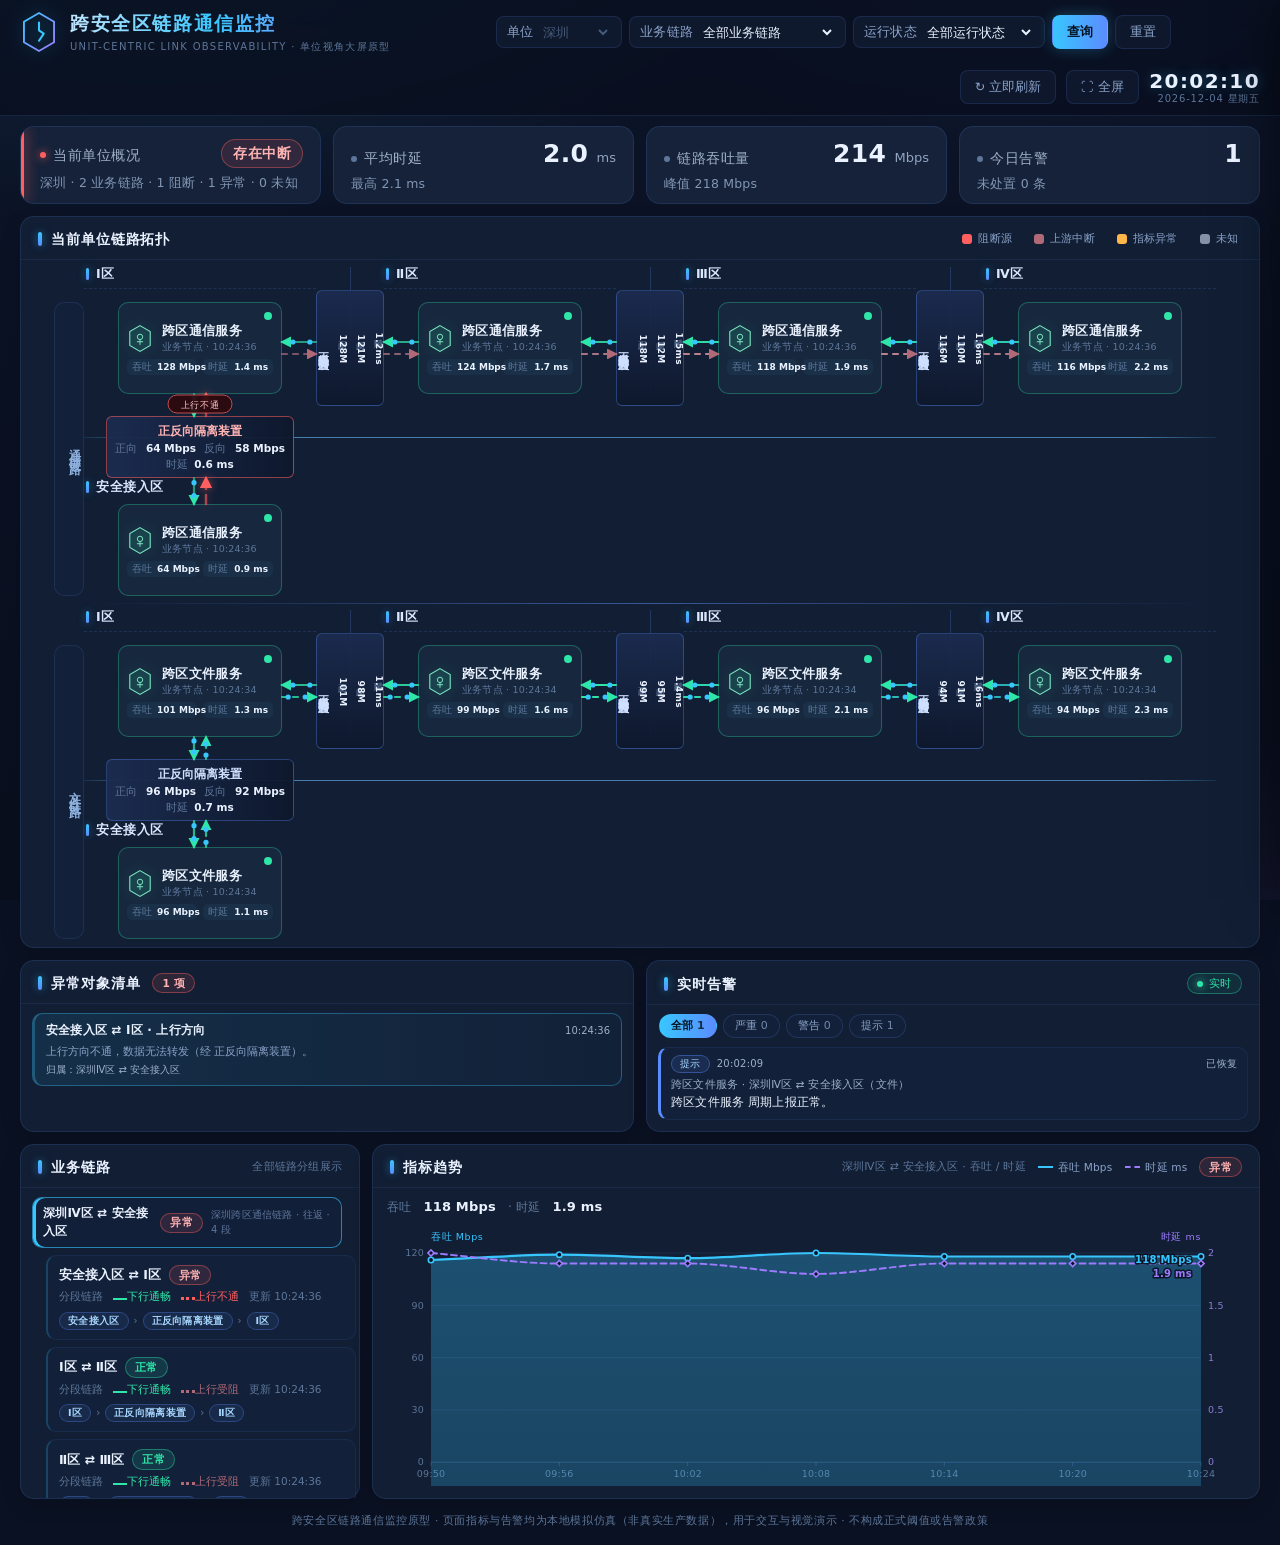
<file: input/跨安全区链路监控原型_安全接入区纵向布局.html>
<!doctype html>
<html lang="zh-CN">
<head>
<meta charset="utf-8">
<meta name="viewport" content="width=device-width,initial-scale=1">
<title>跨安全区链路通信监控 · 单位视角大屏原型</title>
<style>
/* ==========================================================================
   1. 设计令牌
   ========================================================================== */
:root{
  --bg:#0a1122;
  --cyan:#38c6ff; --blue:#5b8cff; --violet:#9d7bff;
  --green:#2ee6a8; --amber:#ffb648; --red:#ff5f5f;
  --text:#eaf2ff; --muted:#8ba3c9; --dim:#5d7699;
  --card:rgba(16,28,52,.78);
  --card-border:rgba(99,150,255,.14);
  --card-hi:rgba(56,198,255,.09);
  /* 业务语义色：与状态一一对应，全站唯一来源 */
  --st-normal:var(--green);
  --st-blocked:var(--red);
  --st-impact:#af6977;
  --st-metric:var(--amber);
  --st-unknown:#8492a8;
  --radius:14px;
  --radius-sm:10px;
  --shadow:0 10px 34px rgba(0,0,0,.35);
}
*{margin:0;padding:0;box-sizing:border-box}
html,body{height:100%}
body{
  font-family:"Segoe UI","PingFang SC","Microsoft YaHei",system-ui,sans-serif;
  font-size:13px;line-height:1.45;
  color:var(--text);background:var(--bg);
  font-variant-numeric:tabular-nums;
  letter-spacing:.2px;
  -webkit-font-smoothing:antialiased;
}
/* 背景：径向光晕 + 网格 */
body::before{
  content:"";position:fixed;inset:0;z-index:-2;
  background:
    radial-gradient(1100px 560px at 12% -12%, rgba(56,198,255,.12), transparent 60%),
    radial-gradient(900px 480px at 88% 112%, rgba(157,123,255,.10), transparent 60%),
    radial-gradient(700px 420px at 78% -8%, rgba(91,140,255,.08), transparent 55%),
    linear-gradient(180deg,#0c1428 0%,#0a1122 45%,#0a0f1e 100%);
}
body::after{
  content:"";position:fixed;inset:0;z-index:-1;pointer-events:none;
  background-image:
    linear-gradient(rgba(120,160,255,.045) 1px,transparent 1px),
    linear-gradient(90deg,rgba(120,160,255,.045) 1px,transparent 1px);
  background-size:46px 46px;
  -webkit-mask-image:radial-gradient(ellipse 90% 80% at 50% 30%,#000 35%,transparent 90%);
          mask-image:radial-gradient(ellipse 90% 80% at 50% 30%,#000 35%,transparent 90%);
}
b,strong{font-weight:700}
button,select{font:inherit;color:inherit}
button{cursor:pointer;border:none;background:none}
::-webkit-scrollbar{width:6px;height:6px}
::-webkit-scrollbar-track{background:transparent}
::-webkit-scrollbar-thumb{background:rgba(99,150,255,.25);border-radius:3px}
::-webkit-scrollbar-thumb:hover{background:rgba(99,150,255,.4)}

/* ==========================================================================
   2. 顶栏
   ========================================================================== */
.topbar{
  position:sticky;top:0;z-index:40;
  display:flex;align-items:center;gap:16px;flex-wrap:wrap;
  min-height:66px;padding:10px 20px;
  background:rgba(9,15,30,.72);
  border-bottom:1px solid var(--card-border);
  backdrop-filter:blur(14px);
}
.brand{display:flex;align-items:center;gap:12px;flex:none}
.logo{width:38px;height:44px;filter:drop-shadow(0 0 10px rgba(56,198,255,.45))}
.brand-txt h1{
  font-size:19px;font-weight:700;letter-spacing:1.6px;white-space:nowrap;
  background:linear-gradient(90deg,#bfe6ff,#38c6ff 45%,#9d7bff);
  -webkit-background-clip:text;background-clip:text;-webkit-text-fill-color:transparent;
}
.brand-txt p{font-size:10px;color:var(--dim);letter-spacing:1.3px;margin-top:2px;white-space:nowrap}
.tb-center{flex:1 1 auto;display:flex;justify-content:center;min-width:0}
.filters{display:flex;gap:7px;align-items:center;flex-wrap:wrap;justify-content:center}
.field{
  display:inline-flex;align-items:center;gap:6px;
  padding:6px 10px;border-radius:8px;
  border:1px solid var(--card-border);background:rgba(20,32,56,.6);
  color:var(--muted);font-size:12.5px;white-space:nowrap;
  transition:border-color .2s,background .2s;
}
.field:hover{border-color:rgba(56,198,255,.4);background:var(--card-hi)}
.field select{
  border:0;outline:0;background:transparent;color:var(--text);
  font-size:12.5px;max-width:136px;cursor:pointer;
}
.field select:disabled{color:var(--dim);cursor:not-allowed}
.field option{background:#10243d;color:var(--text)}
.btn{
  display:inline-flex;align-items:center;gap:7px;
  padding:7px 14px;border-radius:8px;font-size:12.5px;
  color:var(--muted);border:1px solid var(--card-border);
  background:rgba(20,32,56,.55);
  transition:all .2s;user-select:none;white-space:nowrap;
}
.btn:hover{color:var(--text);border-color:rgba(56,198,255,.45);background:var(--card-hi)}
.btn:focus-visible{outline:2px solid var(--cyan);outline-offset:2px}
.btn.primary{
  color:#04121f;font-weight:700;border-color:transparent;
  background:linear-gradient(90deg,var(--cyan),var(--blue));
  box-shadow:0 0 16px rgba(56,198,255,.28);
}
.btn.primary:hover{filter:brightness(1.08)}
.btn.on{color:#a9f5d8;border-color:rgba(46,230,168,.45);background:rgba(46,230,168,.08)}
.tb-right{display:flex;align-items:center;gap:10px;flex:none;margin-left:auto}
.clock{text-align:right;line-height:1.15;min-width:86px}
.clock .ct{font-size:20px;font-weight:700;letter-spacing:1.4px;text-shadow:0 0 14px rgba(56,198,255,.35)}
.clock .cd{font-size:10px;color:var(--dim);letter-spacing:.8px}

/* ==========================================================================
   3. 页面骨架
   ========================================================================== */
.page{padding:10px 20px 8px;display:flex;flex-direction:column;gap:12px}

/* 单位概况状态卡（原「状态横幅 + 统计口径」已并入 KPI 首卡，此行为唯一口径） */
.kpi.status{padding-left:19px}
.kpi.status::after{
  content:"";position:absolute;inset:0 auto 0 0;width:3px;
  border-radius:var(--radius) 0 0 var(--radius);
  background:var(--st-unknown);box-shadow:0 0 14px var(--st-unknown);
}
.kpi.status.danger::after{background:var(--st-blocked);box-shadow:0 0 14px var(--st-blocked)}
.kpi.status.warn::after{background:var(--st-metric);box-shadow:0 0 14px var(--st-metric)}
.kpi.status.ok::after{background:var(--st-normal);box-shadow:0 0 14px var(--st-normal)}

/* KPI 条（4 卡：当前单位概况 + 平均时延 + 链路吞吐量 + 今日告警） */
.kpi-strip{display:grid;grid-template-columns:repeat(4,minmax(0,1fr));gap:12px}
.kpi{
  position:relative;overflow:hidden;
  min-height:72px;padding:12px 17px 11px;border-radius:var(--radius);
  border:1px solid var(--card-border);
  background:linear-gradient(160deg,rgba(19,32,58,.85),rgba(10,18,34,.85));
  box-shadow:0 8px 28px rgba(0,0,0,.3);
  /* 标签与数值同行（原为上下三行），整卡压矮约 33px */
  display:flex;flex-direction:column;justify-content:center;
}
.kpi::before{
  content:"";position:absolute;top:0;left:16px;right:16px;height:1px;
  background:linear-gradient(90deg,transparent,rgba(56,198,255,.55),transparent);
}
.kpi-row{display:flex;align-items:baseline;justify-content:space-between;gap:10px}
/* 首卡状态胶囊：与「异常对象清单」的状态 chip 同族，承载「状态」而非「计数」 */
.kpi-chip{
  font-size:14px;font-weight:700;letter-spacing:.4px;white-space:nowrap;
  padding:3px 11px;border-radius:999px;
  color:#a9b6c8;background:rgba(132,146,168,.12);border:1px solid rgba(132,146,168,.4);
}
.kpi-chip.danger{color:#ffb3b3;background:rgba(255,95,95,.12);border-color:rgba(255,95,95,.4)}
.kpi-chip.warn{color:#ffd9a0;background:rgba(255,182,72,.12);border-color:rgba(255,182,72,.4)}
.kpi-chip.ok{color:#a8f0d4;background:rgba(46,230,168,.12);border-color:rgba(46,230,168,.4)}
.kpi-label{font-size:13.5px;color:#9fb0c8;letter-spacing:.5px;display:flex;align-items:center;gap:7px;white-space:nowrap}
.kpi-label i{width:6px;height:6px;border-radius:50%;flex:none;background:var(--dim)}
.kpi-value{margin-top:0;font-size:25px;font-weight:750;letter-spacing:.4px;line-height:1.2;white-space:nowrap}
.kpi-value .unit{font-size:13px;color:#91a4c0;margin-left:4px;font-weight:500;letter-spacing:0}
.kpi-sub{font-size:12.5px;color:#8296b4;margin-top:6px;line-height:1.4}
.kpi.danger .kpi-label i{background:var(--st-blocked);box-shadow:0 0 8px var(--st-blocked)}
.kpi.danger .kpi-value{color:#ffc9c9}
.kpi.warn .kpi-label i{background:var(--st-metric);box-shadow:0 0 8px var(--st-metric)}
.kpi.warn .kpi-value{color:#ffe0b3}
.kpi.unknown .kpi-label i{background:var(--st-unknown)}
.kpi.ok .kpi-label i{background:var(--st-normal);box-shadow:0 0 8px var(--st-normal)}

/* ==========================================================================
   4. 卡片通用
   ========================================================================== */
.card{
  position:relative;border-radius:var(--radius);
  border:1px solid var(--card-border);
  background:linear-gradient(165deg,rgba(18,31,58,.85),rgba(9,17,33,.9));
  box-shadow:var(--shadow);backdrop-filter:blur(10px);
}
.card::before{
  content:"";position:absolute;top:0;left:0;right:0;height:1px;border-radius:var(--radius) var(--radius) 0 0;
  background:linear-gradient(90deg,rgba(56,198,255,.02),rgba(56,198,255,.5),rgba(157,123,255,.28),rgba(56,198,255,.02));
}
.card-head{
  display:flex;align-items:center;gap:12px;flex-wrap:wrap;
  padding:12px 17px 10px;border-bottom:1px solid rgba(99,150,255,.09);
}
.card-head h2,.card-head h3{
  font-size:14px;font-weight:700;letter-spacing:.9px;
  display:flex;align-items:center;gap:9px;flex:none;
}
.card-head h2::before,.card-head h3::before{
  content:"";width:4px;height:14px;border-radius:2px;
  background:linear-gradient(180deg,var(--cyan),var(--blue));
  box-shadow:0 0 8px rgba(56,198,255,.5);
}
.card-head .right{margin-left:auto;font-size:11px;color:var(--dim);white-space:nowrap}

/* 图例（含悬浮说明） */
.legend{display:flex;align-items:center;gap:14px;flex-wrap:wrap;font-size:11px;color:var(--muted);margin-left:auto}
.legend .lg{display:flex;align-items:center;gap:6px;cursor:help;border-radius:5px;padding:2px 4px;transition:background .18s}
.legend .lg:hover{background:rgba(56,198,255,.1);color:var(--text)}
.legend .lg:focus-visible{outline:2px solid var(--cyan);outline-offset:1px}
.legend .sw{width:10px;height:10px;border-radius:3px;display:inline-block;flex:none}

/* 状态胶囊 */
.chip{
  display:inline-flex;align-items:center;gap:4px;
  font-size:10.5px;font-weight:600;letter-spacing:.3px;
  padding:1.5px 9px;border-radius:999px;white-space:nowrap;
  border:1px solid transparent;
}
.chip.normal{color:var(--st-normal);background:rgba(46,230,168,.12);border-color:rgba(46,230,168,.4)}
.chip.abnormal{color:#ffb3b3;background:rgba(255,95,95,.12);border-color:rgba(255,95,95,.42)}
.chip.unknown{color:#c3cddd;background:rgba(132,146,168,.14);border-color:rgba(132,146,168,.42)}
.chip.partialAbnormal{color:#ffd0a0;background:rgba(255,182,72,.12);border-color:rgba(255,182,72,.42)}
.chip.partialUnknown{color:#bcd4ff;background:rgba(91,140,255,.12);border-color:rgba(91,140,255,.4)}
[data-tip]{cursor:help}

/* ==========================================================================
   5. 主体两栏 / 底栏
   ========================================================================== */
/* 主栏行高由拓扑卡决定；侧栏 contain:size 使其不参与行高计算，避免左栏底部留出空洞 */
/* 外层网格：左列 = 拓扑卡（行 1）+ 底栏（行 2）；右列 = 侧栏（跨两行）。
   侧栏跨两行的目的：实时告警可向下延伸（613px → 约 967px），
   而指标趋势只让出宽度（1048 → 约 680px）、高度不变，页面总高不增。 */
.main-grid{display:grid;grid-template-columns:minmax(0,1fr) 356px;grid-template-rows:auto auto;
  gap:12px;align-items:stretch}
.topology-card{grid-column:1;grid-row:1}
.bottom-grid{grid-column:1;grid-row:2}
.side{grid-column:2;grid-row:1 / span 2}
.side{
  display:grid;grid-template-rows:auto minmax(0,1fr);gap:12px;
  min-width:0;min-height:0;contain:size;
}
.bottom-grid{display:grid;grid-template-columns:340px minmax(0,1fr);gap:12px;align-items:stretch}
/* 底栏两卡等高：列表卡随行高伸展，避免卡内留白 */
.bottom-grid>.card{display:flex;flex-direction:column;min-height:0}

/* ==========================================================================
   6. 拓扑
   ========================================================================== */
.topology-card{overflow:hidden}
.topo{overflow-x:auto;overflow-y:hidden;padding:16px 18px 14px;scroll-behavior:smooth;scrollbar-gutter:stable;overscroll-behavior-inline:contain}
.topo::-webkit-scrollbar{height:9px}
.topo::-webkit-scrollbar-track{background:rgba(56,198,255,.05);border-radius:999px}
.topo::-webkit-scrollbar-thumb{background:linear-gradient(90deg,rgba(56,198,255,.42),rgba(91,140,255,.55));border-radius:999px;border:2px solid rgba(10,17,34,.7)}
.topo-scroll-note{position:absolute;z-index:8;right:18px;top:60px;padding:4px 10px;border-radius:999px;font-size:10.5px;color:#a9d8ff;background:rgba(8,18,36,.9);border:1px solid rgba(56,198,255,.28);pointer-events:none;opacity:.9}
.topo-canvas{position:relative;min-width:1462px}
.edges{position:absolute;inset:0;pointer-events:none;overflow:visible}

/* 链路选择条 */
.lanes{display:flex;flex-wrap:wrap;align-items:center;gap:8px;margin:0}
/* 链路方向线型图例：实线 = 下行，点线 = 上行；颜色复用 --st-* 语义色，不新增颜色 */
/* 链路条内的方向标签组：线型说明（dir:rule）挂在这一组的悬浮提示上，不再常显 */
.lane-dirs{display:inline-flex;align-items:center;gap:9px}
.lane{
  position:relative;overflow:hidden;text-align:left;
  /* 单行紧凑形态（原为上下两行、85.7px 高） */
  display:inline-flex;align-items:center;gap:9px;
  padding:5px 11px;border-radius:var(--radius-sm);
  border:1px solid rgba(99,150,255,.12);background:rgba(20,34,62,.5);
  transition:all .2s;
}
.lane:hover{border-color:rgba(56,198,255,.42);background:rgba(24,40,72,.62)}
.lane.selected{
  border-color:rgba(56,198,255,.6);
  background:linear-gradient(90deg,rgba(56,198,255,.13),rgba(56,198,255,.02));
  box-shadow:inset 3px 0 0 var(--cyan),0 0 18px rgba(56,198,255,.12);
}
.lane.muted{opacity:.45}
.lane-top{display:inline-flex;align-items:center;gap:8px}
.lane-name{font-size:12.5px;font-weight:700;letter-spacing:.3px}
.lane-name em{font-style:normal;color:var(--dim);font-size:10.5px;margin-left:5px;font-weight:400}
.lane-meta{display:inline-flex;align-items:center;gap:9px;margin-top:0;font-size:10.5px;color:var(--dim);flex-wrap:nowrap}
.lane-meta .blk{color:#ffb3b3}

/* 深圳链路行 × 分区列矩阵：
   行 1 列标题 / 行 2 间隔 18px / 行 3 链路 1 / 行 4 间隔 28px / 行 5 链路 2。
   已去除网级层；两条深圳模拟链路各自占一行，节点与装置不共用。
   列 1 层标签 / 2,4,6,8,10 分区 / 3,5,7,9 装置列（本轮仅使用 3/5/7）。
   分区列固定 **232px**、装置列固定 **68px**（装置不再用负边距溢出到分区列里）：
   原先是 1fr 分区列（1920 视口下 264.8px，每列空 50.4px）+ 48px 装置列 + 装置左右各溢出 10px。
   现改为「分区列 232 + 装置列 68」——装置仍**居中于分区列分界线上**（观感不变），
   但占的是自己的列宽，于是画布下限从 1570 降到 1462，1920 视口下不再横向滚动。
   分区列 232 = 卡片 164 + 两侧各 34px，这 34px 正是「卡片 ⇄ 装置」跳线所需长度（D6 阈值 30px）。

   行间距继续用「间隔行」而非统一 row-gap，以保证两条链路的竖向位置稳定。 */
.topo-grid{
  display:grid;
  width:max-content;margin:0 auto;
  grid-template-columns:30px repeat(4, 232px 68px) 232px;
  grid-template-rows:auto 18px 92px 28px 92px;
  /* 列间距为 0，装置由独立列承载；行 3 / 5 分别承载两条独立链路 */
  gap:0;
  align-items:stretch;
}
/* 分区列底板：纯装饰，铺在节点之下，让「一列＝一个分区」显式可见 */
.zone-bg{
  /* 只画竖向分隔线：简图中分区由顶部列标题整体标识，
     整列填色会在网级/跨层等空行留下大片空框 */
  border-left:1px solid rgba(99,150,255,.10);
  border-right:1px solid rgba(99,150,255,.10);
  background:rgba(16,30,54,.22);
}
/* 顶部列标题：分区名整体标识该列，卡片内不再重复分区说明 */
.zone-head{display:flex;align-items:center;gap:7px;padding:0 2px 8px;border-bottom:1px dashed rgba(99,150,255,.16)}
.zone-head b{
  display:inline-flex;align-items:center;gap:7px;
  font-size:12.5px;font-weight:700;letter-spacing:.6px;color:#dbe9ff;white-space:nowrap;
}
.zone-head b::before{
  content:"";width:3px;height:12px;border-radius:2px;
  background:linear-gradient(180deg,var(--cyan),var(--blue));
  box-shadow:0 0 8px rgba(56,198,255,.45);
}
/* 网级与深圳之间的横向分割线：置于网级行的行间距中，横跨全宽 */
/* 分割线与跨层装置横条都落在「间隔行 4」（104px）内：
   分割线在间隔行起点下移 68px；横条顶边下移 35px（高 34px）→ 横条底边压过分割线 1px，
   视觉上「压在线上」。上下跳线各 35px（阈值 30px）。
   两者用 align-self:start（原先靠 end + 58px 偏移，那是统一 row-gap 时代的写法）。 */
.layer-divider{
  align-self:start;height:1px;transform:translateY(68px);
  background:linear-gradient(90deg,rgba(99,150,255,0) 0%,rgba(120,170,255,.72) 8%,
    rgba(120,170,255,.72) 92%,rgba(99,150,255,0) 100%);
}
/* 左侧层标签：竖排 */
.boundary-line{justify-self:center;align-self:stretch;width:1px;background:rgba(99,150,255,.22)}
.band{
  align-self:start;transform:translateY(35px);margin:0 14px;
  display:flex;align-items:center;justify-content:center;gap:10px;
  height:34px;border-radius:6px;
  border:1px solid rgba(91,140,255,.34);
  background:linear-gradient(90deg,rgba(28,44,80,.96),rgba(14,24,44,.96));
  transition:all .2s;
}
.band:hover{border-color:var(--blue);box-shadow:0 0 18px rgba(91,140,255,.3)}
.band:focus-visible{outline:2px solid var(--cyan);outline-offset:2px}
.band .band-name{font-size:10.5px;font-weight:700;color:#cfe0ff;white-space:nowrap}
.band .band-metrics{display:flex;gap:9px}
.band .band-metrics em{font-style:normal;font-size:9px;color:var(--dim);white-space:nowrap}
.band .band-metrics b{font-weight:700;color:var(--text)}
.band.is-abnormal{border-color:rgba(255,95,95,.55);animation:blinkBorder .95s infinite}
.band.is-abnormal .band-name{color:#ffb3b3}
/* 上游中断：跨层装置横条同样适用 */
.band.is-impact{border-color:rgba(175,105,119,.5)}
.band.is-impact .band-name{color:#e2b0bd}
.node.dim,.bar.dim,.band.dim{opacity:.4}
.layer-label{
  /* 列宽已收窄到 30px，层标签改为靠右对齐：紧贴第一个分区列，不再悬在左侧空白里 */
  display:flex;align-items:center;justify-content:flex-end;
  border-radius:var(--radius-sm);
  border:1px solid rgba(99,150,255,.13);background:rgba(20,34,62,.5);
}
.layer-label span{writing-mode:vertical-rl;letter-spacing:5px;font-size:11.5px;font-weight:700;color:#8fb2e0}
/* 单元格：同格多节点纵向堆叠、顶部对齐，使「第 N 张卡」在相邻列横向对齐 */
.cell{display:flex;flex-direction:column;justify-content:flex-start;align-items:center;gap:9px;min-width:0}
.cell .node{max-width:164px}
.cell .node .node-metrics span{white-space:nowrap}
.cell .node .node-metrics b{font-size:9px}
.cell .empty{font-size:10.5px;color:var(--dim);text-align:center;padding:14px 0}
/* 装置竖条：跨在相邻两列之间；同格多装置纵向堆叠，与同行的卡片一一对齐。
   装置列本身已是 68px（装置宽度），故横向不再需要负边距——负边距会把装置
   挤进分区列、把「卡片 ⇄ 装置」跳线压到 2px。
   上下各 -12px：竖条 116px 比卡片 92px 高 24px，上下各让出 12px 后
   该行轨道高度就等于卡片高度（网级行 104 → 92px），而竖条视觉位置不变。 */
.bar-cell{display:flex;flex-direction:column;justify-content:flex-start;align-items:stretch;gap:9px;
  min-width:0;margin:-12px 0 -12px}
.bar{
  position:relative;height:116px;
  display:flex;align-items:center;justify-content:center;gap:5px;
  padding:6px 4px;border-radius:6px;
  border:1px solid rgba(91,140,255,.34);
  background:linear-gradient(180deg,rgba(28,44,80,.92),rgba(14,24,44,.92));
  transition:all .2s;
}
.bar:hover{border-color:var(--blue);box-shadow:0 0 18px rgba(91,140,255,.3)}
.bar:focus-visible{outline:2px solid var(--cyan);outline-offset:2px}
.bar .bar-name{writing-mode:vertical-rl;letter-spacing:1.2px;font-size:10.5px;font-weight:700;color:#cfe0ff}
.bar .bar-metrics{display:flex;gap:5px}
.bar .bar-metrics em{
  font-style:normal;writing-mode:vertical-rl;letter-spacing:.3px;
  font-size:9px;color:var(--dim);white-space:nowrap;
}
.bar .bar-metrics b{font-weight:700;color:var(--text)}
.bar.is-abnormal{border-color:rgba(255,95,95,.55);animation:blinkBorder .95s infinite}
.bar.is-abnormal .bar-name{color:#ffb3b3}
/* 上游中断：装置竖条同样适用（原先只有 .node.is-impact，装置即使带上该类也没有样式） */
.bar.is-impact{border-color:rgba(175,105,119,.5)}
.bar.is-impact .bar-name{color:#e2b0bd}
/* 聚焦环：装置竖条与横条同样需要（原先只有 .node.focus，装置带上 focus 类也看不见）。
   用 outline 而非 box-shadow —— 异常态用 blinkBorder 动画驱动 box-shadow，用 outline 才不会互相覆盖。 */
.bar.focus,.band.focus{border-color:var(--cyan);outline:2px solid rgba(56,198,255,.55);outline-offset:1px}
.bar.is-unknown{border-color:rgba(132,146,168,.5)}
.bar.is-unknown .bar-name{color:#c3cddd}
.node.device .node-name{font-size:10.5px;padding-right:6px;letter-spacing:.2px}
.node.device{padding-left:8px;padding-right:8px}

/* 原「分区列」（安全一区至四区四列）已由上方「层级行 × 分区列」矩阵取代 */

/* 节点 / 装置卡片
   统一卡片高度：多链路时同一单元格会堆叠多张卡，若服务卡与装置卡高度不同，
   顶部对齐后「第 N 张卡」的中心仍会错位，连线在装置处产生台阶（实测 6px）。
   统一高度 + 顶部对齐后，同一序号的卡片在相邻单元格完全横向对齐。 */
.node{
  position:relative;width:100%;text-align:left;
  height:92px;display:flex;flex-direction:column;justify-content:center;
  padding:7px 8px 6px;border-radius:var(--radius-sm);
  border:1px solid rgba(46,230,168,.3);
  background:linear-gradient(175deg,rgba(24,42,78,.9),rgba(12,22,42,.9));
  box-shadow:inset 0 1px 0 rgba(255,255,255,.05),0 6px 18px rgba(0,0,0,.3);
  transition:transform .2s,box-shadow .25s,border-color .25s;
}
.node:hover{transform:translateY(-3px);border-color:var(--st-normal);box-shadow:0 0 20px rgba(46,230,168,.28)}
.node:focus-visible{outline:2px solid var(--cyan);outline-offset:2px}
.node .statusdot{
  position:absolute;top:9px;right:9px;width:8px;height:8px;border-radius:50%;
  background:var(--st-normal);box-shadow:0 0 8px rgba(46,230,168,.8);animation:pulse 2.2s infinite;
}
.node-top{display:flex;align-items:center;gap:9px}
.node-ic{width:26px;height:29px;flex:none;color:#7fe8c4;filter:drop-shadow(0 0 7px rgba(46,230,168,.3))}
.node-ic svg{width:100%;height:100%;display:block}
.node-name{font-size:12.5px;font-weight:700;letter-spacing:.3px;line-height:1.25;padding-right:12px}
.node-sub{font-size:9.5px;color:var(--dim);margin-top:2px;letter-spacing:.2px}
.node-metrics{display:grid;grid-template-columns:repeat(2,minmax(0,1fr));gap:2px 6px;margin-top:5px}
.node-metrics span{
  display:flex;align-items:baseline;justify-content:space-between;gap:5px;
  font-size:9.5px;color:var(--dim);min-width:0;
  padding:1px 5px;border-radius:5px;background:rgba(56,198,255,.05);
}
/* 指标数为奇数时，末项跨满整行，避免半行留白 */
.node-metrics span:last-child:nth-child(odd){grid-column:1 / -1}
.node-metrics b{color:var(--text);font-size:10px;font-weight:700;white-space:nowrap}
/* 节点状态变体 */
.node.is-abnormal{border-color:rgba(255,95,95,.55);animation:blinkBorder .95s infinite}
.node.is-abnormal .statusdot{background:var(--st-blocked);box-shadow:0 0 10px var(--st-blocked);animation:blink .7s infinite}
.node.is-abnormal .node-ic{color:#ffb3b3;filter:drop-shadow(0 0 8px rgba(255,95,95,.45))}
.node.is-abnormal:hover{border-color:var(--st-blocked);box-shadow:0 0 22px rgba(255,95,95,.3)}
.node.is-impact{border-color:rgba(175,105,119,.5)}
.node.is-impact .statusdot{background:var(--st-impact);box-shadow:0 0 8px var(--st-impact);animation:none}
.node.is-impact .node-ic{color:#e2b0bd}
.node.is-metric{border-color:rgba(255,182,72,.45)}
.node.is-metric .statusdot{background:var(--st-metric);box-shadow:0 0 8px var(--st-metric);animation:none}
.node.is-metric .node-ic{color:#ffd9a0}
.node.is-unknown{border-color:rgba(132,146,168,.45)}
.node.is-unknown .statusdot{background:var(--st-unknown);box-shadow:none;animation:none}
.node.is-unknown .node-ic{color:#c3cddd}
.node.focus{border-color:var(--cyan);box-shadow:0 0 0 1px rgba(56,198,255,.5),0 0 24px rgba(56,198,255,.22)}

/* ==========================================================================
   7. 连接线
   ========================================================================== */
.edge-path{fill:none;stroke-linecap:round;stroke-linejoin:round;transition:opacity .2s}
.edge-path.normal{stroke:url(#g-normal);stroke-width:2.2}
.edge-path.abnormal{stroke:url(#g-abnormal);stroke-width:2.2}
.edge-path.interrupted{stroke:url(#g-fault);stroke-width:2.4;
  animation:dashMove 1s linear infinite, svgBlink .9s infinite}
/* 「受阻」= 该方向自身未故障，但因上游阻断收不到数据（沿用 --st-impact 上游中断语义色）。
   与 interrupted 的区别：不闪烁（不是本段故障），只换色 */
.edge-path.impact{stroke:url(#g-impact);stroke-width:2.1}
.edge-path.unknown{stroke:url(#g-unknown);stroke-width:2}
/* 线型即方向：实线 = 下行，点线 = 上行（与源图图例一致） */
.edge-path.up{stroke-dasharray:5 6}
.edge-path.interrupted.up{stroke-dasharray:9 6}
/* 未选中链路：每跳只画 1 条居中细线；方向信息由链路选择条与分段条目承载 */
.edge-path.solo{stroke-width:1.4;stroke-dasharray:none;opacity:.42}
.edge-path.dim{opacity:.34}
.edge-path.hi{filter:drop-shadow(0 0 7px rgba(56,198,255,.6))}
/* 方向线型图例 / 链路选择条内的线型图元 */
.ll-line{display:inline-block;width:22px;height:0;border-top:2px solid currentColor;flex:none}
.ll-line.up{border-top-style:dotted;border-top-width:3px}
.lane-meta .dirs{display:inline-flex;align-items:center;gap:4px;font-weight:700}
.flow-dot{fill:var(--cyan);filter:drop-shadow(0 0 4px var(--cyan))}
/* 不通徽标：压在斜纹隔离带上，须用实底保证可读（半透明底会被斜纹干扰） */
.edge-badge{fill:rgba(46,10,14,.94);stroke:rgba(255,95,95,.72);stroke-width:1}
.edge-badge-txt{font-size:9px;letter-spacing:.6px;fill:#ffc9c9}

/* ==========================================================================
   8. 侧栏：异常清单 / 实时告警
   ========================================================================== */
.list{padding:9px 11px 11px;display:flex;flex-direction:column;gap:7px}
/* 链路全部通畅时异常清单为空，需给出明确空态而非留白 */
.list-empty{font-size:11px;color:var(--dim);text-align:center;padding:18px 0}
.exception{
  position:relative;width:100%;text-align:left;
  padding:8px 11px;border-radius:var(--radius-sm);
  border:1px solid rgba(99,150,255,.1);background:rgba(20,34,62,.5);
  border-left:3px solid var(--dim);
  transition:all .18s;
}
.exception:hover{border-color:rgba(56,198,255,.4);background:rgba(24,40,72,.62)}
.exception.active{border-color:rgba(56,198,255,.55);background:linear-gradient(90deg,rgba(56,198,255,.1),rgba(56,198,255,.02))}
.exception.critical{border-left-color:var(--st-blocked)}
.exception.warn{border-left-color:var(--st-metric)}
.exception.unknown{border-left-color:var(--st-unknown)}
/* 归属高亮/降噪：清单与告警均为**全量**，不随选中链路过滤（基线 §16.8）。
   属于当前选中链路的条目高亮，其余降噪；但**严重条目始终全亮**，避免降噪掩盖故障。 */
.exception.is-sel{border-color:rgba(56,198,255,.34);
  background:linear-gradient(90deg,rgba(56,198,255,.10),rgba(56,198,255,.02))}
.exception.dim{opacity:.5}
.exception-top{display:flex;align-items:center;gap:8px;justify-content:space-between}
.exception-top b{font-size:12px;letter-spacing:.2px}
.exception-top span{font-size:10px;color:var(--dim);white-space:nowrap}
.exception small{display:block;font-size:11px;color:var(--muted);margin-top:3px;line-height:1.45}
.exception .imp{display:block;font-size:10px;color:var(--dim);margin-top:3px}

.alarm-card{display:flex;flex-direction:column;min-height:0}
.live{
  display:inline-flex;align-items:center;gap:6px;margin-left:auto;
  font-size:10.5px;color:var(--st-normal);letter-spacing:.6px;
  padding:2px 9px;border-radius:999px;
  border:1px solid rgba(46,230,168,.36);background:rgba(46,230,168,.08);
}
.live i{width:6px;height:6px;border-radius:50%;background:var(--st-normal);box-shadow:0 0 8px var(--st-normal);animation:pulse 1.6s infinite}
.live.off{color:var(--dim);border-color:rgba(132,146,168,.3);background:rgba(132,146,168,.08)}
.live.off i{background:var(--dim);box-shadow:none;animation:none}
.afilter{display:flex;gap:6px;flex-wrap:wrap;padding:9px 12px 0}
.fchip{
  font-size:11px;color:var(--muted);
  padding:3px 11px;border-radius:999px;
  border:1px solid rgba(99,150,255,.18);background:rgba(20,34,62,.5);
  transition:all .18s;white-space:nowrap;
}
.fchip:hover{color:var(--text);border-color:rgba(56,198,255,.4)}
.fchip.on{color:#04121f;font-weight:700;border-color:transparent;background:linear-gradient(90deg,var(--cyan),var(--blue))}
.fchip i{font-style:normal;margin-left:4px;opacity:.8}
.alarm-list{
  padding:9px 11px 11px;display:flex;flex-direction:column;gap:7px;
  flex:1 1 auto;min-height:0;overflow-y:auto;
}
.alarm-item{
  border-radius:var(--radius-sm);padding:7px 10px;
  border:1px solid rgba(99,150,255,.1);background:rgba(20,34,62,.5);
  border-left:3px solid var(--dim);
  animation:slideIn .35s ease;
}
.alarm-item.sev-critical{border-left-color:var(--st-blocked)}
.alarm-item.sev-warn{border-left-color:var(--st-metric)}
.alarm-item.sev-info{border-left-color:var(--blue)}
/* 与异常清单同一套归属高亮/降噪规则（严重条目始终全亮） */
.alarm-item.is-sel{border-color:rgba(56,198,255,.34);background:rgba(24,40,72,.66)}
.alarm-item.dim{opacity:.5}
.alarm-top{display:flex;align-items:center;gap:7px}
.sev-chip{font-size:9.5px;padding:1px 8px;border-radius:999px;letter-spacing:.4px;white-space:nowrap}
.sev-chip.critical{color:#ffb3b3;background:rgba(255,95,95,.12);border:1px solid rgba(255,95,95,.4)}
.sev-chip.warn{color:#ffd9a0;background:rgba(255,182,72,.12);border:1px solid rgba(255,182,72,.4)}
.sev-chip.info{color:#a9d8ff;background:rgba(91,140,255,.12);border:1px solid rgba(91,140,255,.4)}
.alarm-time{font-size:10px;color:var(--dim);white-space:nowrap}
.alarm-state{margin-left:auto;font-size:9.5px;color:var(--muted);white-space:nowrap}
.alarm-state.open{color:#ffb3b3}
.alarm-src{font-size:10.5px;color:var(--muted);margin-top:4px}
.alarm-msg{font-size:11.5px;color:var(--text);margin-top:2px;line-height:1.45}
.alarm-empty{font-size:11px;color:var(--dim);text-align:center;padding:18px 0}

/* ==========================================================================
   9. 底栏：业务链路 / 指标趋势
   ========================================================================== */
.path-list{padding:9px 11px 11px;display:flex;flex-direction:column;gap:7px;flex:1 1 auto;min-height:0;overflow-y:auto;scroll-behavior:smooth;scrollbar-gutter:stable;
  /* 必须给上限：卡片高度由内容驱动时，overflow 不会滚动，反而会把底栏顶高
     （多链路后 2 组 + 7 条目曾把底栏从 342px 顶到 911px）。取趋势卡自然高度减去头部 */
  max-height:310px}
.path-item{
  position:relative;width:100%;text-align:left;
  padding:9px 11px;border-radius:var(--radius-sm);
  border:1px solid rgba(99,150,255,.1);background:rgba(20,34,62,.5);
  transition:all .18s;
  /* 条目按内容高度排布；列表整体可滚动，不逐条拉伸 */
  display:flex;flex-direction:column;justify-content:center;flex:0 0 auto;
}
/* 链路分组头：多条链路时按链路分组，组头可点击选中 */
.path-group{
  display:flex;align-items:center;gap:8px;width:100%;text-align:left;
  padding:7px 10px;border-radius:var(--radius-sm);
  border:1px solid rgba(99,150,255,.18);background:rgba(20,34,62,.55);
  transition:all .18s;
}
.path-group:hover{border-color:rgba(56,198,255,.42);background:rgba(24,40,72,.62)}
.path-group.on{border-color:rgba(56,198,255,.6);box-shadow:inset 3px 0 0 var(--cyan)}
.path-group .pg-name{font-size:12px;font-weight:700}
.path-group .pg-meta{margin-left:auto;font-size:10px;color:var(--dim)}
/* 分段条目缩进挂在所属链路下 */
.path-item.is-seg{margin-left:14px;border-left:2px solid rgba(56,198,255,.22)}
.path-item:hover{border-color:rgba(56,198,255,.4);background:rgba(24,40,72,.62)}
.path-item.active{
  border-color:rgba(56,198,255,.55);
  background:linear-gradient(90deg,rgba(56,198,255,.1),rgba(56,198,255,.02));
  box-shadow:inset 3px 0 0 var(--cyan);
}
.path-item .pi-top{display:flex;align-items:center;gap:8px;justify-content:space-between}
.path-item .pi-name{font-size:12.5px;font-weight:700}
.path-item small{display:flex;gap:10px;font-size:10.5px;color:var(--dim);margin-top:4px;flex-wrap:wrap}
.pi-route{display:flex;align-items:center;gap:5px;flex-wrap:wrap;margin-top:7px}
.pi-route b{
  font-size:9.5px;font-weight:600;color:#a9d8ff;letter-spacing:.3px;
  padding:1.5px 8px;border-radius:999px;
  border:1px solid rgba(91,140,255,.3);background:rgba(91,140,255,.09);
}
.pi-route i{font-style:normal;color:var(--dim);font-size:10px}

.chart-card{display:flex;flex-direction:column}
.chart-wrap{position:relative;flex:1;padding:10px 14px 12px;display:flex;flex-direction:column}
.chart-now{font-size:12px;color:var(--dim);margin-bottom:6px;display:flex;align-items:center;gap:12px;flex-wrap:wrap}
.chart-now b{color:var(--text);font-size:13px}
/* SVG 绝对定位：其内在宽高比不得反向决定容器高度，否则会形成"越量越高"的回环 */
.chart-box{position:relative;flex:1;min-height:250px}
.chart-box svg{position:absolute;inset:0;display:block;width:100%;height:100%}
/* 趋势图：按容器真实像素绘制，双轴刻度 + 平滑曲线 + 未知区间底纹 */
.chart-grid{stroke:rgba(120,160,255,.1);stroke-width:1}
.chart-base{stroke:rgba(120,160,255,.24);stroke-width:1}
.chart-ylab{font-size:9.5px;fill:#5d7699;text-anchor:end}
.chart-ylab.r{text-anchor:start;fill:#8f7fd8}
.chart-xlab{font-size:9.5px;fill:#5d7699;text-anchor:middle}
.chart-axlab{font-size:9.5px;letter-spacing:.6px}
.chart-tick{stroke:rgba(120,160,255,.24);stroke-width:1}
.chart-pt{fill:#0a1122;stroke:#38c6ff;stroke-width:1.6}
.chart-pt-lat{fill:#0a1122;stroke:#9d7bff;stroke-width:1.6}
/* 悬停命中环：独立类名，避免与数据点标记混淆（数据点计数必须可判定） */
.chart-hit{fill:rgba(10,17,34,.55);stroke-width:2.2}
.chart-hit.l{stroke:#38c6ff}
.chart-hit.r{stroke:#9d7bff}
.chart-callout{font-size:10px;font-weight:700;letter-spacing:.3px;paint-order:stroke;stroke:rgba(10,17,34,.92);stroke-width:3px;stroke-linejoin:round}
.chart-unk{fill:url(#hUnk)}
.chart-unk-edge{stroke:rgba(132,146,168,.45);stroke-width:1;stroke-dasharray:3 3}
.chart-unk-label{font-size:9.5px;fill:#8492a8;letter-spacing:.6px;text-anchor:middle}
.chart-legend{display:flex;align-items:center;gap:13px;font-size:10.5px;color:var(--muted);white-space:nowrap}
.chart-legend span{display:inline-flex;align-items:center;gap:5px}
.chart-legend i{width:15px;height:0;display:inline-block;border-top-width:2px;border-top-style:solid}
.chart-tip{
  display:none;position:absolute;z-index:6;pointer-events:none;
  font-size:10.5px;line-height:1.6;color:var(--text);
  background:rgba(8,14,28,.95);border:1px solid rgba(56,198,255,.35);
  border-radius:8px;padding:6px 10px;box-shadow:0 6px 18px rgba(0,0,0,.5);
  white-space:nowrap;
}
.chart-tip b{color:var(--cyan)}
.crosshair{stroke:rgba(56,198,255,.45);stroke-width:1;stroke-dasharray:3 3}

/* ==========================================================================
   10. 抽屉
   ========================================================================== */
.overlay{
  position:fixed;inset:0;z-index:60;
  background:rgba(4,8,18,.55);backdrop-filter:blur(3px);
  opacity:0;pointer-events:none;transition:opacity .25s;
}
.overlay.show{opacity:1;pointer-events:auto}
.drawer{
  position:fixed;top:0;right:0;bottom:0;width:396px;max-width:92vw;z-index:70;
  background:linear-gradient(180deg,#0e1830,#0a1122);
  border-left:1px solid rgba(99,150,255,.22);
  box-shadow:-18px 0 50px rgba(0,0,0,.55);
  transform:translateX(105%);
  transition:transform .32s cubic-bezier(.22,.8,.3,1);
  overflow-y:auto;padding-bottom:20px;
}
.drawer.show{transform:translateX(0)}
.dw-bar{display:flex;align-items:center;justify-content:space-between;padding:15px 18px 11px;border-bottom:1px solid rgba(99,150,255,.12)}
.dw-bar span{font-size:11.5px;color:var(--dim);letter-spacing:1.4px}
.dw-close{font-size:22px;line-height:1;color:var(--muted);padding:0 6px;transition:color .2s}
.dw-close:hover{color:var(--text)}
.dw-head{display:flex;align-items:center;gap:12px;padding:16px 18px 13px}
.dw-ic{
  width:50px;height:52px;flex:none;display:grid;place-items:center;border-radius:12px;
  background:rgba(56,198,255,.08);border:1px solid rgba(56,198,255,.3);color:#7fe8c4;
}
.dw-ic svg{width:32px;height:36px}
.dw-title{font-size:16px;font-weight:700;letter-spacing:.4px}
.dw-sub{font-size:11px;color:var(--dim);margin-top:3px}
.dw-flow{
  margin:0 18px 4px;padding:8px 12px;border-radius:var(--radius-sm);
  font-size:12px;border:1px solid var(--card-border);background:rgba(20,34,62,.5);
}
.dw-flow.source{border-color:rgba(255,95,95,.42);background:rgba(255,95,95,.08);color:#ffc9c9}
.dw-flow.impact{border-color:rgba(175,105,119,.45);background:rgba(175,105,119,.12);color:#e2b0bd}
.dw-flow.metric{border-color:rgba(255,182,72,.4);background:rgba(255,182,72,.08);color:#ffe0b3}
.dw-flow.unknown{border-color:rgba(132,146,168,.42);background:rgba(132,146,168,.1);color:#c3cddd}
.dw-flow.ok{border-color:rgba(46,230,168,.4);background:rgba(46,230,168,.08);color:#a9f5d8}
.dw-sec{font-size:11.5px;font-weight:700;color:var(--cyan);letter-spacing:.9px;padding:13px 18px 7px}
.dw-sec::before{content:"— ";color:var(--dim)}
.dw-tbl{width:calc(100% - 36px);margin:0 18px;border-collapse:collapse;font-size:12px}
.dw-tbl td{padding:6px 0;border-bottom:1px dashed rgba(99,150,255,.12);vertical-align:top}
.dw-tbl td:first-child{color:var(--dim);width:86px}
.dw-tbl td:last-child{text-align:right}
.dw-kv{display:flex;flex-wrap:wrap;gap:7px;padding:0 18px}
.dw-kv div{
  flex:1 1 44%;display:flex;align-items:baseline;justify-content:space-between;gap:8px;
  padding:6px 10px;border-radius:var(--radius-sm);
  border:1px solid var(--card-border);background:rgba(20,34,62,.45);font-size:11.5px;
}
.dw-kv span{color:var(--dim);font-size:10.5px}
.dw-kv b{font-size:12.5px}
.dw-rel{display:flex;flex-direction:column;gap:6px;padding:0 18px}
.dw-rel div{
  display:flex;align-items:center;gap:8px;justify-content:space-between;
  padding:7px 10px;border-radius:var(--radius-sm);font-size:11.5px;
  border:1px solid var(--card-border);background:rgba(20,34,62,.45);
}
.dw-rel .dw-dirs{display:inline-flex;gap:10px;flex:none}
.dw-rel .dw-dirs em{font-style:normal;font-weight:700;font-size:11px}
.dw-note{
  margin:14px 18px 0;padding:9px 12px;border-radius:var(--radius-sm);
  font-size:10.5px;color:var(--dim);line-height:1.55;
  border:1px dashed rgba(99,150,255,.2);background:rgba(20,34,62,.35);
}

/* ==========================================================================
   11. 悬浮说明 / Toast / 页脚
   ========================================================================== */
.tooltip{
  position:fixed;z-index:90;max-width:290px;pointer-events:none;
  font-size:11.5px;line-height:1.6;color:var(--text);
  padding:8px 12px;border-radius:9px;
  border:1px solid rgba(56,198,255,.4);
  background:rgba(8,14,28,.97);
  box-shadow:0 12px 32px rgba(0,0,0,.6);
  opacity:0;transform:translateY(4px);transition:opacity .16s,transform .16s;
}
.tooltip.show{opacity:1;transform:none}
.tooltip b{display:block;color:var(--cyan);font-size:11px;letter-spacing:.6px;margin-bottom:3px}
.toast{
  position:fixed;left:50%;bottom:30px;z-index:95;
  transform:translate(-50%,20px);
  font-size:12.5px;padding:9px 20px;border-radius:999px;
  border:1px solid rgba(56,198,255,.4);background:rgba(10,18,36,.96);
  box-shadow:0 10px 30px rgba(0,0,0,.5);
  opacity:0;pointer-events:none;transition:all .3s;white-space:nowrap;
}
.toast.show{opacity:1;transform:translate(-50%,0)}
footer{
  padding:2px 20px 8px;font-size:10.5px;color:var(--dim);
  letter-spacing:.6px;text-align:center;
}

/* ==========================================================================
   12. 动画
   ========================================================================== */
@keyframes pulse{0%,100%{opacity:1}50%{opacity:.35}}
@keyframes blink{0%,100%{opacity:1}50%{opacity:.25}}
/* 中断方向线闪烁：原始版 .edge.interrupted 用 svgBlink，重构为 .edge-path 时丢失，2026-09-22 补回
   （TIPS legend:blocked 一直写着「红色闪烁定位」，此前实现与文案脱节） */
@keyframes svgBlink{0%,100%{opacity:1}50%{opacity:.28}}
@keyframes blinkBorder{0%,100%{box-shadow:0 0 6px rgba(255,95,95,.22)}50%{box-shadow:0 0 20px rgba(255,95,95,.55)}}
@keyframes slideIn{from{opacity:0;transform:translateY(-6px)}to{opacity:1;transform:none}}
@keyframes dashMove{to{stroke-dashoffset:-30}}
body.paused *{animation-play-state:paused !important}

/* ==========================================================================
   13. 响应式
   ========================================================================== */
@media (max-width:1360px){
  .main-grid{grid-template-columns:minmax(0,1fr);grid-template-rows:none}
  /* 单栏堆叠时取消显式网格定位，否则侧栏会占满两行 */
  .topology-card,.bottom-grid,.side{grid-column:1;grid-row:auto}
  /* 单栏堆叠时侧栏不再需要跟随主栏高度，恢复内容自适应 */
  .side{display:flex;flex-direction:row;flex-wrap:wrap;contain:none;grid-template-rows:none}
  .side>.card{flex:1 1 320px}
  .alarm-list{max-height:352px}
}
@media (max-width:1180px){
  /* KPI 4 卡：窄屏降为 2 列（2+2 均衡）。若降 3 列会排成 3+1，第 4 张成孤卡 */
  .kpi-strip{grid-template-columns:repeat(2,minmax(0,1fr))}
  .bottom-grid{grid-template-columns:minmax(0,1fr)}
  .tb-center{order:3;flex-basis:100%}
  .filters{justify-content:flex-start}
}
@media (max-width:860px){
  .page{padding:12px 12px 8px}
  .topbar{padding:10px 12px}
  /* 原此处还有三条规则已失效，2026-09-22 清理：
     · .kpi-strip 降 2 列 —— 与 ≤1180 断点重复，已上移
     · .regions 的 grid-template-columns —— .regions 类在「层级行 × 分区列」矩阵改造后已不存在（grep 0 处）
     · .lanes 的 grid-template-columns —— .lanes 已改为 display:flex（第 252 行），网格属性对它无效 */
  .brand-txt h1{font-size:16px}
  .clock .ct{font-size:17px}
}

/* 大屏展示：减少常态装饰，把空间与对比度留给拓扑、状态和指标。 */
body::after{display:none}
.card{background:#111e34;box-shadow:0 6px 20px rgba(0,0,0,.16);backdrop-filter:none}
.card::before,.kpi::before{display:none}
.kpi{background:#152239;box-shadow:none}
.node{background:#17283e;box-shadow:none}
.node .statusdot{animation:none;box-shadow:none}
.node.focus{box-shadow:0 0 0 2px rgba(56,198,255,.45)}
.edge-path.hi,.flow-dot{filter:none}
.edge-path.interrupted.hi{filter:drop-shadow(0 0 4px rgba(255,95,95,.55))}
.zone-bg{background:rgba(20,34,54,.14)}
.topo-nav{display:flex;gap:6px;margin-left:6px}
.topo-nav[hidden]{display:none}
.topo-nav button{min-width:32px;height:28px;padding:0 8px;border:1px solid rgba(120,165,220,.38);border-radius:7px;background:#1b3049;color:#eaf2ff;font-size:15px}
.topo-nav button:disabled{opacity:.35;cursor:default}
.topo-nav button:focus-visible{outline:2px solid var(--cyan);outline-offset:2px}
.topo-scroll-note{font-size:12px;color:#d2e9ff;background:#102238;border-color:rgba(120,165,220,.45)}
.alarm-time,.alarm-state,.alarm-src,.exception-top span,.exception .imp{color:#9db0ca}
.alarm-msg,.exception small{line-height:1.55}

@media (min-width:1600px){
  .page{height:calc(100vh - 66px);min-height:0}
  .main-grid{flex:1;min-height:0;overflow:hidden;grid-template-rows:minmax(335px,.95fr) minmax(320px,1.05fr)}
  .topology-card,.bottom-grid,.chart-card{min-height:0}
  .topology-card{display:flex;flex-direction:column}
  .topo{flex:1;min-height:0;display:flex;align-items:center}
  .topo-canvas{flex:none;width:100%}
  .path-list{max-height:100%}
  .card-head h2,.card-head h3{font-size:16px}
  .legend{font-size:12.5px}
  .zone-head b{font-size:18px}
  .node-name{font-size:15px;letter-spacing:0}
  .node-ic{width:22px;height:25px}
  .node-top{gap:6px}
  .node-sub{display:none}
  .node-metrics{grid-template-columns:1fr;gap:0;margin-top:3px}
  .node-metrics span{background:none;padding:0 2px;font-size:12px;line-height:16px;color:#afc1d9}
  .node-metrics b,.cell .node .node-metrics b{font-size:12px}
  .bar{background:#1c2c43;flex-direction:column;gap:3px;padding:5px 3px}
  .bar .bar-name{writing-mode:horizontal-tb;max-width:60px;text-align:center;line-height:1.15;letter-spacing:0;font-size:12px}
  .bar .bar-metrics{display:flex;flex-direction:column;gap:1px;width:100%}
  .bar .bar-metrics em{display:flex;justify-content:space-between;gap:2px;writing-mode:horizontal-tb;letter-spacing:0;font-size:10.5px;line-height:15px;color:#afc1d9}
  .bar .bar-metrics b{font-size:10.5px}
  .exception-top b,.alarm-msg{font-size:14.5px}
  .exception small,.alarm-src{font-size:13px}
  .alarm-time,.alarm-state,.exception-top span{font-size:12px}
  .path-group .pg-name,.path-item .pi-name{font-size:13.5px}
  .path-item small{font-size:12px}
  .chart-ylab,.chart-ylab.r,.chart-xlab,.chart-axlab{font-size:12px}
}
@media (min-width:2560px){
  body{zoom:1.25}
  .page{height:calc(80vh - 66px)}
}
@media (min-width:3500px){
  body{zoom:1.6}
  .page{height:calc(62.5vh - 66px)}
}
@media (prefers-reduced-motion:reduce){
  *,*::before,*::after{animation-duration:.01ms!important;animation-iteration-count:1!important;scroll-behavior:auto!important}
}
/* 纵向布局试验版：每条链路在Ⅰ区下接独立的安全接入区，不压缩卡片与指标。 */
.topo-grid{
  grid-template-columns:30px repeat(3,232px 68px) 232px;
  grid-template-rows:22px 13px 92px 86px 24px 92px 14px 22px 13px 92px 86px 24px 92px;
}
.topo-canvas{min-width:1162px;width:1162px;margin:0 auto}
.topo{overflow:auto;display:block;scrollbar-gutter:stable;padding:7px 20px 4px;overscroll-behavior:contain}
.topo::-webkit-scrollbar{width:10px;height:10px}
.topology-card{height:min(calc(100vh - 168px),900px);min-height:560px;display:flex;flex-direction:column}
.lane-separator{align-self:center;height:1px;background:linear-gradient(90deg,transparent,rgba(99,150,255,.48),transparent)}
.access-boundary{align-self:center;height:1px;background:linear-gradient(90deg,rgba(56,198,255,.12),rgba(100,175,235,.65) 7%,rgba(100,175,235,.65) 93%,rgba(56,198,255,.12));pointer-events:none}
.zone-head[data-zone^="z1a"]{border-bottom:none;align-self:end}
.band{align-self:start;transform:none;margin:22px 22px 0;height:62px;display:flex;flex-direction:column;gap:2px;padding:5px 8px}
.band .band-name{font-size:12px;line-height:16px}
.band .band-metrics{display:grid;grid-template-columns:repeat(2,minmax(0,1fr));gap:1px 8px;width:100%}
.band .band-metrics em{display:flex;justify-content:space-between;gap:3px;min-width:0}
.band .band-metrics em:last-child{grid-column:1 / -1;justify-content:center;gap:6px}
.band .band-metrics em,.band .band-metrics b{font-size:10.5px;line-height:15px}
@media (min-width:1600px){
  .page{height:auto;min-height:calc(100vh - 66px)}
  .main-grid{flex:none;overflow:visible;grid-template-rows:auto auto}
  .topology-card{height:min(calc(100vh - 168px),900px);min-height:560px}
  .topo{flex:1;min-height:0;display:block;align-items:unset}
  .topo-canvas{flex:none;width:1162px}
  .bottom-grid{height:450px}
}
</style>
</head>
<body>

<!-- ======================= 顶栏 ======================= -->
<header class="topbar">
  <div class="brand">
    <svg class="logo" viewBox="0 0 48 54" fill="none" aria-hidden="true">
      <defs><linearGradient id="lgLogo" x1="0" y1="0" x2="1" y2="1">
        <stop offset="0" stop-color="#38c6ff"/><stop offset="1" stop-color="#9d7bff"/>
      </linearGradient></defs>
      <path d="M24 3 L43 14 V40 L24 51 L5 40 V14 Z" stroke="url(#lgLogo)" stroke-width="2.4"/>
      <path d="M24 15 v10 l6 4 -6 9" stroke="#38c6ff" stroke-width="2.6" stroke-linecap="round" stroke-linejoin="round" fill="none"/>
    </svg>
    <div class="brand-txt">
      <h1>跨安全区链路通信监控</h1>
      <p>UNIT-CENTRIC LINK OBSERVABILITY · 单位视角大屏原型</p>
    </div>
  </div>

  <div class="tb-center">
    <div class="filters">
      <label class="field">单位 <select id="unit"></select></label>
      <label class="field">业务链路 <select id="path"></select></label>
      <label class="field">运行状态 <select id="status"></select></label>
      <button class="btn primary" id="query">查询</button>
      <button class="btn" id="reset">重置</button>
    </div>
  </div>

  <div class="tb-right">
    <button class="btn" id="refresh" title="立即刷新当前拓扑、指标与告警视图">↻ 立即刷新</button>
    <button class="btn" id="full" title="全屏 / 退出全屏">⛶ 全屏</button>
    <div class="clock">
      <div class="ct" id="clock">--:--:--</div>
      <div class="cd" id="date">--</div>
    </div>
  </div>
</header>

<main class="page">
  <!-- ======================= KPI（含单位概况状态卡，口径唯一） ======================= -->
  <section class="kpi-strip" id="kpis"></section>

  <!-- ======================= 拓扑 + 侧栏 ======================= -->
  <section class="main-grid">
    <section class="card topology-card">
      <!-- 卡头收纳「链路选择条 + 状态图例」：省掉卡内独立的 86px 选择条与 15px 图例行。
           线型说明（实线=下行 / 点线=上行）按 2026-09-22 要求移除常显，
           改为挂在链路条方向标签组上，悬浮/聚焦即可查看（见 laneHtml 的 data-tip="dir:rule"）。 -->
      <div class="card-head">
        <h2>当前单位链路拓扑</h2>
        <div class="topo-nav" id="topoNav" hidden aria-label="拓扑横向导航">
          <button id="topoPrev" type="button" aria-label="向左查看拓扑">‹</button>
          <button id="topoNext" type="button" aria-label="向右查看拓扑">›</button>
        </div>
        <!-- 链路选择暂时停用：拓扑默认同时展开全部链路。保留容器便于后续恢复。 -->
        <div class="lanes" id="lanes" hidden></div>
        <div class="legend">
          <span class="lg" tabindex="0" data-tip="legend:blocked"><i class="sw" style="background:var(--st-blocked)"></i>阻断源</span>
          <span class="lg" tabindex="0" data-tip="legend:impact"><i class="sw" style="background:var(--st-impact)"></i>上游中断</span>
          <span class="lg" tabindex="0" data-tip="legend:metric"><i class="sw" style="background:var(--st-metric)"></i>指标异常</span>
          <span class="lg" tabindex="0" data-tip="legend:unknown"><i class="sw" style="background:var(--st-unknown)"></i>未知</span>
        </div>
      </div>
      <div class="topo-scroll-note" id="topoScrollNote">在拓扑区域上下滑动查看完整链路</div>
      <div class="topo" id="topo">
        <div class="topo-canvas" id="topoCanvas">
          <!-- 深圳双链路行 × 分区列矩阵：层标签列 + 分区列 + 两组独立装置竖条 -->
          <div class="topo-grid" id="topoGrid"></div>
          <!-- 连线置于最末：须压在分区底色之上才可见 -->
          <svg class="edges" id="edges" xmlns:xlink="http://www.w3.org/1999/xlink" aria-hidden="true"></svg>
        </div>
      </div>
    </section>

    <aside class="side">
      <!-- 异常对象清单：全量口径，不随选中链路过滤；选中链路的条目高亮（见 .exception.is-sel） -->
      <section class="card">
        <div class="card-head">
          <h3 data-tip="exc:scope">异常对象清单</h3>
          <!-- 计数徽标：颜色由计数驱动（在 renderSide 中设置），不硬编码为告警色 -->
          <span class="chip" id="exceptionCount"></span>
        </div>
        <div class="list" id="exceptions"></div>
      </section>

      <!-- 实时告警：全量消息流，不随选中链路过滤；选中链路的条目高亮 -->
      <section class="card alarm-card">
        <div class="card-head">
          <h3 data-tip="alarm:scope">实时告警</h3>
          <span class="live" id="liveFlag"><i></i>实时</span>
        </div>
        <div class="afilter" id="afilter"></div>
        <div class="alarm-list" id="alarmList"></div>
      </section>
    </aside>

    <!-- ======================= 底栏（与拓扑卡同列；右侧栏跨两行） ======================= -->
    <section class="bottom-grid">
      <section class="card">
        <div class="card-head">
          <h3>业务链路</h3>
          <span class="right" data-tip="pathlist:scope">全部链路分组展示</span>
        </div>
        <div class="path-list" id="pathList"></div>
      </section>

      <section class="card chart-card">
        <div class="card-head">
          <h3>指标趋势</h3>
          <span class="right" id="chartTitle">—</span>
          <span class="chart-legend" id="chartLegend"></span>
          <span class="chip" id="chartStatus">—</span>
        </div>
        <div class="chart-wrap">
          <div class="chart-now" id="chartNow"></div>
          <div class="chart-box" id="chartBox">
            <svg id="chart" viewBox="0 0 600 180" preserveAspectRatio="none" role="img" aria-label="吞吐与时延趋势"></svg>
            <div class="chart-tip" id="chartTip"></div>
          </div>
        </div>
      </section>
    </section>
  </section>

  <footer>跨安全区链路通信监控原型 · 页面指标与告警均为本地模拟仿真（非真实生产数据），用于交互与视觉演示 · 不构成正式阈值或告警政策</footer>
</main>

<!-- ======================= 抽屉 / 浮层 ======================= -->
<div class="overlay" id="overlay"></div>
<aside class="drawer" id="drawer" role="dialog" aria-modal="true" aria-label="对象详情">
  <div class="dw-bar"><span>对象详情</span><button class="dw-close" id="close" aria-label="关闭">×</button></div>
  <div id="drawerBody"></div>
</aside>

<div class="tooltip" id="tooltip" role="tooltip"></div>
<div class="toast" id="toast" role="status" aria-live="polite"></div>

<script>
(() => {
'use strict';

/* ==========================================================================
   工具
   ========================================================================== */
const $  = s => document.querySelector(s);
const $$ = s => Array.from(document.querySelectorAll(s));
const pad = n => String(n).padStart(2, '0');
const STATUS = {normal:'正常', abnormal:'异常', unknown:'未知', partialAbnormal:'部分异常', partialUnknown:'部分未知'};

/* ==========================================================================
   数据模型
   当前承载两条完全独立的深圳模拟链路：
      p-full 深圳Ⅳ区 ⇄ 安全接入区（c9 至 c4）
      p-file 深圳Ⅳ区 ⇄ 安全接入区（文件，c10 至 c5）
   两条链路各有 4 个业务节点、3 个隔离装置和 3 个分段，不复用 Node / Edge / 装置。
   拓扑为「深圳链路行 × 分区列」矩阵（5 行 × 10 列）：
     · 行 = 列标题 / 间隔 / 链路 1 / 间隔 / 链路 2；
    · 列 = 5 个分区列（安全接入区 / Ⅰ区 / Ⅱ区 / Ⅲ区 / Ⅳ区）
       + 4 个装置列（当前使用前 3 列）；
     · 两组隔离装置分行落在分区列的分界线上；
    · 两条独立链路均延伸至Ⅳ区，各自拥有独立节点与装置。
   交付件样例含一条异常链路：sg1 上行不通（仅 p-full 使用），
     故 p-full 异常、p-file 正常，用于演示红色断线、不通徽标与告警。
   指标与状态仍为本地固定样例，不构成正式阈值或告警政策。
   ========================================================================== */
const D = {
  units:[{id:'sz',name:'深圳',readonly:true}],
  objects:[{id:'comm',name:'跨区通信服务'},{id:'file',name:'跨区文件传输服务'}],

  /* 仅保留深圳层。层标签跨越两条独立链路行（row 3 / 5）。 */
  layers:[
    {id:'comm', name:'通信链路', row:'3 / 7'},
    {id:'file', name:'文件链路', row:'10 / 14'}
  ],
  /* 列 = 分区（顶部列标题）。col 为网格列号：
     1 层标签 · 2/4/6/8/10 分区（安全接入区 / Ⅰ区 / Ⅱ区 / Ⅲ区 / Ⅳ区）；
     3/5/7/9 为装置列，两条链路均完整使用。 */
  zones:[
    {id:'z1a', name:'安全接入区', col:2, row:5},
    {id:'z1b', name:'Ⅰ区',       col:2},
    {id:'z2',  name:'Ⅱ区',       col:4},
    {id:'z3',  name:'Ⅲ区',       col:6},
    {id:'z4',  name:'Ⅳ区',       col:8}
  ],
  /* 两条链路各自拥有 4 个隔离装置，分别落在 row 3 / 5，不复用。 */
  bars:[
    {id:'iso12', col:3, row:3}, {id:'iso23', col:5, row:3}, {id:'iso34', col:7, row:3},
    {id:'isoB12',col:3, row:10},{id:'isoB23',col:5, row:10},{id:'isoB34',col:7, row:10}
  ],
  bands:[{id:'isoA',col:2,row:4},{id:'isoB',col:2,row:11}],

  /* 节点不再硬编码 flow：由 deriveFlows() 从分段方向状态派生
     （故障源 = 不通方向所经的装置；上游中断 = 断点上游侧收不到数据的端点与装置）。
     status 仍为样例数据；本链路的异常由 segments 里的 sg1.up='interrupted' 承载。 */
  nodes:[
    /* ── 深圳链路 1（row 3） ── */
    {id:'c4',name:'跨区通信服务',kind:'service',zone:'z1a',layer:'edge',row:6,loc:'安全接入区 · 深圳',status:'normal',updated:'10:24:36',
     m:{吞吐:'64 Mbps',时延:'0.9 ms'},note:'安全接入区侧跨区通信服务；至Ⅰ区的上行方向不通（sg1 上行），下行正常。'},
    {id:'c1',name:'跨区通信服务',kind:'service',zone:'z1b',layer:'edge',loc:'Ⅰ区 · 深圳',status:'normal',updated:'10:24:36',
     m:{吞吐:'128 Mbps',时延:'1.4 ms'},note:'Ⅰ区侧跨区通信服务；来自安全接入区的上行方向不通（sg1 上行），下行正常。'},
    {id:'c2',name:'跨区通信服务',kind:'service',zone:'z2',layer:'edge',loc:'Ⅱ区 · 深圳',status:'normal',updated:'10:24:36',
     m:{吞吐:'124 Mbps',时延:'1.7 ms'},note:'Ⅱ区侧跨区通信服务，上下行均通畅。'},
    {id:'c3',name:'跨区通信服务',kind:'service',zone:'z3',layer:'edge',loc:'Ⅲ区 · 深圳',status:'normal',updated:'10:24:36',
     m:{吞吐:'118 Mbps',时延:'1.9 ms'},note:'Ⅲ区侧跨区通信服务，上下行均通畅。'},
    {id:'c9',name:'跨区通信服务',kind:'service',zone:'z4',layer:'edge',loc:'Ⅳ区 · 深圳',status:'normal',updated:'10:24:36',
     m:{吞吐:'116 Mbps',时延:'2.2 ms'},note:'深圳Ⅳ区侧跨区通信服务，与通信链路前三段连续。'},
    /* ── 深圳链路 2（row 5） ── */
    {id:'c5',name:'跨区文件服务',kind:'service',zone:'z1a',layer:'edge',row:13,loc:'安全接入区 · 深圳（文件链路）',status:'normal',updated:'10:24:34',
     m:{吞吐:'96 Mbps',时延:'1.1 ms'},note:'深圳文件链路的安全接入区节点，与通信链路节点独立。'},
    {id:'c6',name:'跨区文件服务',kind:'service',zone:'z1b',layer:'edge',row:10,loc:'Ⅰ区 · 深圳（文件链路）',status:'normal',updated:'10:24:34',m:{吞吐:'101 Mbps',时延:'1.3 ms'},note:'深圳文件链路的Ⅰ区节点。'},
    {id:'c7',name:'跨区文件服务',kind:'service',zone:'z2',layer:'edge',row:10,loc:'Ⅱ区 · 深圳（文件链路）',status:'normal',updated:'10:24:34',m:{吞吐:'99 Mbps',时延:'1.6 ms'},note:'深圳文件链路的Ⅱ区节点。'},
    {id:'c8',name:'跨区文件服务',kind:'service',zone:'z3',layer:'edge',row:10,loc:'Ⅲ区 · 深圳（文件链路）',status:'normal',updated:'10:24:34',m:{吞吐:'96 Mbps',时延:'2.1 ms'},note:'深圳文件链路的Ⅲ区节点。'},
    {id:'c10',name:'跨区文件服务',kind:'service',zone:'z4',layer:'edge',row:10,loc:'Ⅳ区 · 深圳（文件链路）',status:'normal',updated:'10:24:34',m:{吞吐:'94 Mbps',时延:'2.3 ms'},note:'深圳文件链路的Ⅳ区节点，与通信链路节点独立。'},
    /* ── 两条链路的独立装置（位置由 D.bars 决定） ── */
    {id:'isoA',name:'正反向隔离装置',kind:'device',layer:'edge',loc:'安全接入区/Ⅰ区之间',status:'normal',updated:'10:24:36',
     m:{正向:'64 Mbps',反向:'58 Mbps',时延:'0.6 ms'},note:'安全接入区与Ⅰ区之间的正反向隔离装置。'},
    {id:'iso12',name:'正反向隔离装置',kind:'device',layer:'edge',loc:'Ⅰ区/Ⅱ区之间',status:'normal',updated:'10:24:36',
     m:{正向:'128 Mbps',反向:'121 Mbps',时延:'1.2 ms'},note:'Ⅰ区与Ⅱ区之间的正反向隔离装置。'},
    {id:'iso23',name:'正反向隔离装置',kind:'device',layer:'edge',loc:'Ⅱ区/Ⅲ区之间',status:'normal',updated:'10:24:36',
     m:{正向:'118 Mbps',反向:'112 Mbps',时延:'1.5 ms'},note:'Ⅱ区与Ⅲ区之间的正反向隔离装置。'},
    {id:'iso34',name:'正反向隔离装置',kind:'device',layer:'edge',loc:'Ⅲ区/Ⅳ区之间',status:'normal',updated:'10:24:36',
     m:{正向:'116 Mbps',反向:'110 Mbps',时延:'1.6 ms'},note:'Ⅲ区与Ⅳ区之间的正反向隔离装置。'},
    {id:'isoB',name:'正反向隔离装置',kind:'device',layer:'edge',loc:'安全接入区/Ⅰ区之间 · 文件链路',status:'normal',updated:'10:24:34',m:{正向:'96 Mbps',反向:'92 Mbps',时延:'0.7 ms'},note:'文件链路独立隔离装置。'},
    {id:'isoB12',name:'正反向隔离装置',kind:'device',layer:'edge',loc:'Ⅰ区/Ⅱ区之间 · 文件链路',status:'normal',updated:'10:24:34',m:{正向:'101 Mbps',反向:'98 Mbps',时延:'1.1 ms'},note:'文件链路独立隔离装置。'},
    {id:'isoB23',name:'正反向隔离装置',kind:'device',layer:'edge',loc:'Ⅱ区/Ⅲ区之间 · 文件链路',status:'normal',updated:'10:24:34',m:{正向:'99 Mbps',反向:'95 Mbps',时延:'1.4 ms'},note:'文件链路独立隔离装置。'},
    {id:'isoB34',name:'正反向隔离装置',kind:'device',layer:'edge',loc:'Ⅲ区/Ⅳ区之间 · 文件链路',status:'normal',updated:'10:24:34',m:{正向:'94 Mbps',反向:'91 Mbps',时延:'1.6 ms'},note:'文件链路Ⅲ区与Ⅳ区之间的独立隔离装置。'}
  ],

  /* 链路分段：每段经一处装置转发。
     统一约定：a = 下游端（靠近安全接入区），b = 上游端（靠近Ⅳ区），
     故「下行」箭头一律指向 a，「上行」沿同一条深圳区内路径返回。
     axis 为走向；方向状态取值：normal 通畅 / abnormal 异常 / interrupted 不通。
     paths 为该段的归属链路：公共段列多条（只画一次，由多条链路复用），独有段列一条。 */
  segments:[
    /* 异常链路演示：sg1 上行不通（仅 p-full 使用），使页面同时存在「异常链路」与「正常链路」 */
    {id:'sg1', a:'c4',  via:'isoA',  b:'c1',  axis:'v',downInto:'a',down:'normal',up:'interrupted',paths:['p-full']},
    {id:'sg2', a:'c1',  via:'iso12',  b:'c2', axis:'h',downInto:'a',down:'normal',up:'normal',paths:['p-full']},
    {id:'sg3', a:'c2',  via:'iso23',  b:'c3', axis:'h',downInto:'a',down:'normal',up:'normal',paths:['p-full']},
    {id:'sg7', a:'c3',  via:'iso34',  b:'c9', axis:'h',downInto:'a',down:'normal',up:'normal',paths:['p-full']},
    {id:'sg4', a:'c5',  via:'isoB',   b:'c6', axis:'v',downInto:'a',down:'normal',up:'normal',paths:['p-file']},
    {id:'sg5', a:'c6',  via:'isoB12', b:'c7', axis:'h',downInto:'a',down:'normal',up:'normal',paths:['p-file']},
    {id:'sg6', a:'c7',  via:'isoB23', b:'c8', axis:'h',downInto:'a',down:'normal',up:'normal',paths:['p-file']},
    {id:'sg8', a:'c8',  via:'isoB34', b:'c10', axis:'h',downInto:'a',down:'normal',up:'normal',paths:['p-file']}
  ],

  /* 完整链路：深圳Ⅳ区下行至安全接入区，再原路返回 */
  paths:[
    {id:'p-full',unit:'sz',object:'comm',name:'深圳Ⅳ区 ⇄ 安全接入区',type:'深圳跨区通信链路 · 往返',
     status:'normal',updated:'10:24:36',
     route:['c9','iso34','c3','iso23','c2','iso12','c1','isoA','c4'],
     metrics:{bps:118,lat:1.9},
     history:[['09:50',116,2.0],['09:56',119,1.9],['10:02',117,1.9],['10:08',120,1.8],['10:14',118,1.9],['10:20',118,1.9],['10:24',118,1.9]]},
    /* 第二条链路为独立文件链路，不复用第一条的节点、分段或装置。样例数据不构成业务规则。 */
    {id:'p-file',unit:'sz',object:'file',name:'深圳Ⅳ区 ⇄ 安全接入区（文件）',type:'深圳跨区文件链路 · 往返',
     status:'normal',updated:'10:24:34',
     route:['c10','isoB34','c8','isoB23','c7','isoB12','c6','isoB','c5'],
     metrics:{bps:96,lat:2.1},
     history:[['09:50',94,2.2],['09:56',97,2.1],['10:02',95,2.1],['10:08',98,2.0],['10:14',96,2.1],['10:20',96,2.1],['10:24',96,2.1]]}
  ],
  /* 显式事件样例源。交付件的异常对象清单已由分段方向状态（sg1 上行不通）派生，
     故此处留空；如需演示事件类条目，按
     {id,sev,title,time,detail,impact,node,path} 追加即可。 */
  events:[]
};

/* ==========================================================================
   状态说明文案 —— 原「状态说明」卡片内容改为悬浮提示（需求 2）
   ========================================================================== */
const TIPS = {
  'legend:blocked' : '阻断源：故障源导致数据无法向下游流转；红色闪烁定位。',
  'legend:impact'  : '上游中断：对象自身未必故障，但因上游阻断而不可达。',
  'legend:metric'  : '指标异常：指标越界提示，不必然中断数据流转。',
  'legend:unknown' : '未知：不以 0 替代未知；探针数据过期或缺失时显示未知。',
  'flow:blocked'   : '故障源 · 阻断流转：本对象自身异常，导致数据无法向下游流转。',
  'flow:impacted'  : '上游中断：本对象自身未必故障，因上游阻断而不可达。',
  'flow:metric'    : '指标异常 · 不影响流转：仅指标越界，数据仍正常流转。',
  'flow:unknown'   : '状态未知：探针数据已过期或缺失，不以 0 替代。',
  'flow:normal'    : '流转正常：本对象状态正常，数据正常流转。',
  'path:normal'          : '正常：该 Path 全部对象状态正常。',
  'path:partialAbnormal' : '部分异常：存在异常对象但并非全部异常；异常优先于未知。',
  'path:abnormal'        : '异常：该 Path 全部对象异常。',
  'path:partialUnknown'  : '部分未知：无异常对象且存在未知对象。',
  'path:unknown'         : '未知：该 Path 全部对象状态未知。',
  /* 原独立「统计口径」行已删除，口径文案改为首卡悬浮说明，避免与 KPI 重复占位 */
  'scope:unit'           : '统计口径：当前单位全部已发布且启用 Path；查询仅聚焦视图，不隐藏当前单位其他异常。',
  /* KPI 口径说明（2026-09-22 新增三张指标卡：口径都非显然，必须写明） */
  'kpi:lat'              : '平均时延：当前单位各业务链路整链时延的均值（端到端探测值）。按基线要求，整链时延与分段时延分别采集、不相加、不互相推算，故此处不含任何分段时延。',
  'kpi:bps'              : '链路吞吐量：当前单位各业务链路当前吞吐之和（各链路流量相加，非瓶颈值）；副文案为各链路历史峰值之和。',
  'kpi:alarm'            : '今日告警：自本次打开页面以来推送的告警累计条数（每 7 秒一条，不受列表 40 条上限影响）；副文案「未处置」为当前列表中状态仍为未处置的条数，会随处置与列表滚动而变化。',
  /* 链路方向状态说明（源图图例：实线 = 下行、点线 = 上行；绿 = 通畅、红 = 异常、灰 = 不通） */
  'dir:rule'             : '线型即方向：实线 = 下行，点线 = 上行。每段链路同时呈现两个方向，箭头指向该方向的接收端。',
  'dir:normal'           : '通畅：该方向数据正常转发。',
  'dir:abnormal'         : '异常：该方向指标越界，但数据仍在转发，尚未中断。',
  'dir:interrupted'      : '不通：该方向数据无法转发，链路该方向已中断。',
  'dir:impact'           : '受阻：该方向自身未故障，但因上游已阻断而收不到数据（即图例中的「上游中断」语义）。',
  'dir:unknown'          : '未知：该方向探针数据过期或缺失；未知不以 0 替代。',
  'iso:forward'          : '正向隔离装置：跨区数据必须经该装置转发。装置是区域边界，不参与节点与链路计数。',
  /* 三处「范围口径」说明（2026-09-22）：业务链路跟随选中收窄，清单与告警保持全量 */
  'pathlist:scope'       : '业务链路卡按 Path 分组展示当前单位的全部分段；拓扑也默认同时展开全部链路。',
  'exc:scope'            : '异常对象清单按当前单位全部已发布且启用 Path 统计，不随选中链路过滤（避免把可见子集当成全集）。属于当前选中链路的条目高亮，其余降噪显示；严重条目始终全亮。',
  'alarm:scope'          : '实时告警是全量消息流，不随选中链路过滤——隐藏未选中链路的告警会掩盖故障。属于当前选中链路的条目高亮，其余降噪显示；严重条目始终全亮。'
};

/* ==========================================================================
   状态
   ========================================================================== */
const S = {unit:'sz', path:'all', status:'all', selected:'p-full', focus:null, focusSeg:null};
const node = id => D.nodes.find(x => x.id === id);
const path = id => D.paths.find(x => x.id === id);
const segment = id => D.segments.find(x => x.id === id);
/* 一条完整链路的状态由其全部分段的方向状态聚合：任一方向不通即为异常 */
/* 该链路拥有的分段：按段的 paths 归属直取。
   公共段列多条链路，故同一段会同时出现在多个 segsOf 结果里 —— 拓扑上仍只画一次。 */
const segsOf = p => D.segments.filter(s => (s.paths || []).includes(p.id));
/* 链路方向状态：实线 = 下行，点线 = 上行；颜色只从 --st-* 语义色取，不新增颜色 */
const DIR_STATE = {
  normal:      {cn:'通畅', css:'var(--st-normal)'},
  abnormal:    {cn:'异常', css:'var(--st-metric)'},
  interrupted: {cn:'不通', css:'var(--st-blocked)'},
  /* 受阻：该方向自身未故障，但因上游阻断收不到数据 —— 即图例中的「上游中断」语义 */
  impact:      {cn:'受阻', css:'var(--st-impact)'},
  unknown:     {cn:'未知', css:'var(--st-unknown)'}
};
/* 节点所属分区简称：网级层统一为「网级」，其余取分区列名 */
const zoneOf = id => {
  const n = node(id);
  if (!n) return id;
  if (n.layer === 'net') return '网级';
  return zoneName(n.zone) || ((n.loc || '').split('·')[0].trim()) || id;
};
/* 单个分段的状态：由其两个方向聚合（异常优先于未知） */
const segStatus = s => (s.down === 'interrupted' || s.up === 'interrupted') ? 'abnormal'
  : (s.down === 'abnormal' || s.up === 'abnormal') ? 'partialAbnormal'
  : (s.down === 'unknown' && s.up === 'unknown') ? 'unknown'
  : (s.down === 'unknown' || s.up === 'unknown') ? 'partialUnknown'
  : 'normal';
const DIR_CN = k => (DIR_STATE[k] || DIR_STATE.unknown).cn;
const DIR_CSS = k => (DIR_STATE[k] || DIR_STATE.unknown).css;
/* 分段的分区对标签：同区为「X 内」，跨区为「X ⇄ Y」。
   异常对象清单与业务链路卡共用本函数，避免两处各写一份。 */
const segPair = sg => {
  const za = zoneOf(sg.a), zb = zoneOf(sg.b);
  return za === zb ? za + ' 内' : za + ' ⇄ ' + zb;
};
/* 归属高亮/降噪（异常清单与实时告警共用）：
   条目属于当前选中链路 → is-sel；否则降噪 dim。
   **严重条目始终全亮**——降噪可以，但不能把故障淡到看不见。 */
/* 链路选择暂停期间不降噪其他 Path 的清单/告警；仅为当前趋势上下文保留轻量归属高亮。 */
const ownCls = e => (e.paths || []).includes(S.selected) ? ' is-sel' : '';

/* 分段聚焦（2026-09-22）：点「业务链路」里的分段条目时，把该段作为一个整体高亮——
   两端节点 + 经过的装置 + 该段连线，其余节点与连线降噪。
   与 S.focus（单节点聚焦，抽屉用）互不干扰：进入分段聚焦时清空 S.focus。 */
const focusSegOf = () => (S.focusSeg ? segment(S.focusSeg) : null);
const inFocusSeg = id => {
  const s = focusSegOf();
  return !!s && (s.a === id || s.via === id || s.b === id);
};
/* 默认同时展示全部链路：只在分段聚焦时降噪，不再因「未选中链路」降低透明度。 */
const ownDim = id => focusSegOf() ? !inFocusSeg(id) : false;

/* 完整链路状态由其全部分段的方向状态聚合得到（异常优先于未知），
   避免「方向状态」与「链路状态」两处各写一份而互相矛盾 */
function derivePathStatus() {
  D.paths.forEach(p => {
    const ds = [];
    segsOf(p).forEach(s => { ds.push(s.down, s.up); });
    if (!ds.length) return;
    p.blocked = ds.some(s => s === 'interrupted');
    p.status = p.blocked ? 'abnormal'
      : ds.some(s => s === 'abnormal') ? 'partialAbnormal'
      : ds.every(s => s === 'unknown') ? 'unknown'
      : ds.some(s => s === 'unknown') ? 'partialUnknown'
      : 'normal';
  });
}
derivePathStatus();

/* 某条链路上「因上游阻断而受阻」的方向集合。
   分段按 route 排出下行序（网级 → 安全接入区）；下行链正序走一遍、
   上行链反序走一遍，某方向一旦出现 interrupted，其后的同方向段全部受阻。
   受阻 ≠ 不通：那几段自身并未故障，只是收不到数据（对应图例的「上游中断」）。 */
function starvedDirs(p) {
  if (!p) return {down: new Set(), up: new Set()};
  const segs = segsOf(p).slice().sort((x, y) => p.route.indexOf(x.b) - p.route.indexOf(y.b));
  const out = {down: new Set(), up: new Set()};
  ['down','up'].forEach(kind => {
    const order = kind === 'down' ? segs : segs.slice().reverse();
    let broken = false;
    order.forEach(sg => {
      if (broken) out[kind].add(sg.id);
      if (sg[kind] === 'interrupted') broken = true;
    });
  });
  return out;
}

/* 由分段方向状态**派生**节点 flow，避免 flow 与 segments 成为两个事实源
   （原先把 12 个节点全部硬编码为 flow:'normal'，于是「阻断链路=1」而
   「自身异常节点=0」，页面自相矛盾；.node.is-impact 样式与「上游中断」图例项
   也因样例从未触发而形同虚设）。
   规则：只有故障源装置标记 blocked（无装置时取故障分段端点）；
        后续链路的受阻状态只画在线上，不把沿途业务节点或装置标为异常。 */
function deriveFlows() {
  D.nodes.forEach(n => { n.flow = 'normal'; });
  const blocked = new Set();
  D.paths.forEach(p => {
    segsOf(p).forEach(sg => {
      if (sg.down === 'interrupted' || sg.up === 'interrupted') blocked.add(sg.via || sg.a);
    });
  });
  blocked.forEach(id => { const n = node(id); if (n) n.flow = 'blocked'; });
}
deriveFlows();

const chip = (s, tipKey) =>
  '<span class="chip ' + s + '" data-tip="' + (tipKey || ('path:' + s)) + '">' + STATUS[s] + '</span>';

/* ==========================================================================
   悬浮说明（需求 2）
   ========================================================================== */
const tipEl = $('#tooltip');
function showTip(key, anchor) {
  const txt = TIPS[key];
  if (!txt) return;
  const i = txt.indexOf('：');
  tipEl.innerHTML = (i > 0 ? '<b>' + txt.slice(0, i) + '</b>' : '') + (i > 0 ? txt.slice(i + 1) : txt);
  tipEl.classList.add('show');
  const r = anchor.getBoundingClientRect(), t = tipEl.getBoundingClientRect();
  let left = Math.min(Math.max(8, r.left + r.width / 2 - t.width / 2), window.innerWidth - t.width - 8);
  let top = r.top - t.height - 9;
  if (top < 8) top = r.bottom + 9;
  tipEl.style.left = left + 'px';
  tipEl.style.top = top + 'px';
}
const hideTip = () => tipEl.classList.remove('show');
document.addEventListener('mouseover', e => {
  const el = e.target.closest('[data-tip]');
  if (el) showTip(el.dataset.tip, el); else hideTip();
});
document.addEventListener('focusin', e => {
  const el = e.target.closest('[data-tip]');
  if (el) showTip(el.dataset.tip, el);
});
document.addEventListener('focusout', hideTip);
window.addEventListener('scroll', hideTip, true);

/* ==========================================================================
   概览与筛选
   ========================================================================== */
function overview() {
  const ps = D.paths.filter(p => p.unit === S.unit);
  const blocked = ps.filter(p => p.blocked).length;
  const bad = ps.filter(p => ['abnormal','partialAbnormal'].includes(p.status)).length;
  const unk = ps.filter(p => ['unknown','partialUnknown'].includes(p.status)).length;
  if (!ps.length) return {label:'暂无运行链路', cls:'unknown', detail:'当前单位没有已发布且启用 Path。', ps, blocked, bad, unk};
  if (blocked)    return {label:'存在中断', cls:'abnormal', detail:blocked + ' 条 Path 存在数据流转阻断。', ps, blocked, bad, unk};
  if (bad)        return {label:'存在异常', cls:'abnormal', detail:bad + ' 条 Path 存在异常或部分异常。', ps, blocked, bad, unk};
  if (unk)        return {label:'存在未知', cls:'unknown',  detail:unk + ' 条 Path 存在未知或部分未知对象。', ps, blocked, bad, unk};
  return {label:'运行正常', cls:'normal', detail:'全部 Path 状态正常。', ps, blocked, bad, unk};
}
function match(p) {
  return p.unit === S.unit
    && (S.path === 'all' || p.id === S.path)
    && (S.status === 'all'
      || (S.status === 'abnormal' && ['abnormal','partialAbnormal'].includes(p.status))
      || (S.status === 'unknown'  && ['unknown','partialUnknown'].includes(p.status))
      || (S.status === 'normal'   && p.status === 'normal'));
}
function selectOptions(el, list, all) {
  el.innerHTML = '<option value="all">' + all + '</option>' +
    list.map(x => '<option value="' + x.id + '">' + x.name + '</option>').join('');
}
function initFilters() {
  selectOptions($('#unit'), D.units, '全部单位');
  selectOptions($('#path'), D.paths, '全部业务链路');
  $('#status').innerHTML =
    '<option value="all">全部运行状态</option>' +
    '<option value="abnormal">异常 / 部分异常</option>' +
    '<option value="unknown">未知 / 部分未知</option>' +
    '<option value="normal">正常</option>';
  $('#unit').value = 'sz';
  $('#unit').disabled = true;
}

/* ==========================================================================
   渲染：状态横幅 + KPI
   ========================================================================== */
function renderTop() {
  const o = overview();
  /* 首卡「当前单位概况」保留原样；其余三张为指标卡（2026-09-22 改版）：
     平均时延 / 链路吞吐量 / 今日告警。原「业务链路 / 阻断链路 / 自身异常节点 /
     受上游影响节点」四卡已移除——其中「业务链路」「阻断」两个数仍在首卡副文案里，
     故口径未丢；节点级状态口径（故障源 / 上游中断）改由拓扑与异常清单承载。 */
  /* 统一按 o.ps（当前单位的已发布启用 Path）取值，与首卡副文案同口径，
     避免将来放开单位查询后同行各卡口径不一致 */
  const lats = o.ps.map(p => Number(p.metrics && p.metrics.lat)).filter(Number.isFinite);
  const latAvg = lats.length ? lats.reduce((a, b) => a + b, 0) / lats.length : null;
  const latMax = lats.length ? Math.max.apply(null, lats) : null;
  const bps = o.ps.map(p => Number(p.metrics && p.metrics.bps)).filter(Number.isFinite);
  const bpsSum = bps.length ? bps.reduce((a, b) => a + b, 0) : null;
  /* 峰值 = 各链路历史吞吐峰值之和；无 history 的链路以当前值兜底 */
  const peaks = o.ps.map(p => {
    const hs = (p.history || []).map(h => Number(h[1])).filter(Number.isFinite);
    return hs.length ? Math.max.apply(null, hs) : Number(p.metrics && p.metrics.bps);
  }).filter(Number.isFinite);
  const bpsPeak = peaks.length ? peaks.reduce((a, b) => a + b, 0) : null;
  const unhandled = alarms.filter(a => a.state === '未处置').length;
  /* 原「状态横幅 + 统计口径」整行已删除，其内容并入首卡，单位口径只在此处出现一次 */
  const sub = o.ps.length
    ? '深圳 · ' + o.ps.length + ' 业务链路 · ' + o.blocked + ' 阻断 · ' + o.bad + ' 异常 · ' + o.unk + ' 未知'
    : '深圳 · 当前单位没有已发布且启用 Path';
  $('#kpis').innerHTML =
    kpi('当前单位概况', o.label, sub, o.cls === 'abnormal' ? 'danger' : o.cls === 'unknown' ? 'unknown' : 'ok', 'status', 'scope:unit') +
    /* 未知一律用 —，不以 0 替代（与图例「未知」项一致） */
    kpi('平均时延', latAvg == null ? '—' : latAvg.toFixed(1) + '<span class="unit"> ms</span>',
      latAvg == null ? '暂无数据' : '最高 ' + latMax.toFixed(1) + ' ms', '', '', 'kpi:lat') +
    kpi('链路吞吐量', bpsSum == null ? '—' : bpsSum + '<span class="unit"> Mbps</span>',
      bpsSum == null ? '暂无数据' : '峰值 ' + bpsPeak + ' Mbps', '', '', 'kpi:bps') +
    kpi('今日告警', alarmTodayTotal, '未处置 ' + unhandled + ' 条',
      unhandled ? 'danger' : '', '', 'kpi:alarm');
}
function kpi(label, value, sub, cls, extra, tip) {
  /* 首卡的值是「状态」而非「计数」：用状态胶囊承载，与其余卡 19px 数值在形态上区分开
     （原先把「存在中断」按 19px 粗体渲染，与数字混在一起显得过大、不协调）。
     tip 为悬浮口径说明的注册键；extra 只负责「是不是状态卡」，两者解耦。 */
  const val = extra === 'status'
    ? '<span class="kpi-chip ' + (cls || '') + '">' + value + '</span>'
    : '<span class="kpi-value">' + value + '</span>';
  return '<div class="kpi ' + (cls || '') + (extra ? ' ' + extra : '') + '"' +
    (tip ? ' data-tip="' + tip + '"' : '') + '>' +
    '<div class="kpi-row"><span class="kpi-label"><i></i>' + label + '</span>' + val + '</div>' +
    '<div class="kpi-sub">' + sub + '</div></div>';
}

/* ==========================================================================
   渲染：拓扑（层级行 × 分区列矩阵 + 装置竖条/横条 + 方向连线）
   ========================================================================== */
/* 网格定位：节点所在列（zone 或显式 col）+ 所在行（默认链路 1 为 row3，链路 2 显式指定 row5）。 */
const LAYER_ROW = {edge:3};
const zoneCol = id => ((D.zones.find(z => z.id === id) || {}).col) || 1;
const zoneName = id => ((D.zones.find(z => z.id === id) || {}).name) || '';
const colOf = n => n.col || zoneCol(n.zone);
const rowOf = n => n.row || LAYER_ROW[n.layer] || 5;

/* 左侧层标签：竖排，跨对应行 */
function layerLabelHtml(l) {
  return '<div class="layer-label" data-layer="' + l.id + '"' +
    ' style="grid-column:1;grid-row:' + l.row + '" aria-label="' + l.name + '">' +
    '<span>' + l.name + '</span></div>';
}
/* 顶部列标题：分区名整体标识该列，卡片内不再重复分区说明 */
function zoneHeadHtml(z) {
  return '<div class="zone-head" data-zone="' + z.id + '"' +
    ' style="grid-column:' + z.col + ';grid-row:' + (z.row || 1) + '"><b>' + z.name + '</b></div>';
}
/* 竖条窄，指标值取单位简写（Mbps→M）；完整值在悬浮提示与抽屉里 */
const barVal = v => String(v).replace(' Mbps','M').replace(' ms','ms').replace(' 条','').replace(' %','%');
/* 装置竖条：竖排装置名 + 竖排指标常显，边框色承载状态 */
function barHtml(n) {
  if (!n) return '';
  const kind = n.name.includes('防火墙') ? 'fw' : 'iso';
  const onSel = (path(S.selected) || {route: []}).route.includes(n.id);
  return '<button class="bar ' + stateClass(n) + (S.focus === n.id || inFocusSeg(n.id) ? ' focus' : '') +
    (ownDim(n.id, onSel) ? ' dim' : '') + '"' +
    ' id="n-' + n.id + '" data-node="' + n.id + '" data-tip="dev:' + kind + '"' +
    ' aria-label="' + n.name + '，' + (n.loc || '') + '">' +
    '<span class="bar-name">' + n.name + '</span>' +
    '<span class="bar-metrics">' +
      Object.entries(n.m).slice(0, 3).map(([k, v]) => '<em>' + k + '<b>' + barVal(v) + '</b></em>').join('') +
    '</span></button>';
}
/* 安全接入区在Ⅰ区下方，纵向分段的隔离装置占独立间隔行。 */
function bandHtml(b) {
  const n = node(b.id);
  if (!n) return '';
  const onSel = (path(S.selected) || {route: []}).route.includes(n.id);
  return '<button type="button" class="band ' + stateClass(n) +
    (S.focus === n.id || inFocusSeg(n.id) ? ' focus' : '') +
    (ownDim(n.id, onSel) ? ' dim' : '') + '"' +
    ' id="n-' + n.id + '" data-node="' + n.id + '" data-kind="' + n.kind + '"' +
    ' data-tip="dev:iso"' +
    ' style="grid-column:' + b.col + ';grid-row:' + b.row + '"' +
    ' aria-label="' + n.name + '，' + (n.loc || '') + '，' + STATUS[n.status] + '">' +
    '<span class="band-name">' + n.name + '</span>' +
    '<span class="band-metrics">' +
      Object.entries(n.m).slice(0, 3).map(([k, v]) => '<em>' + k + '<b>' + v + '</b></em>').join('') +
    '</span></button>';
}
/* 单元格：按 (列, 行) 聚合节点，多条链路在同一格纵向堆叠（顶部对齐） */
function cellHtml(col, row, ns) {
  return '<div class="cell" style="grid-column:' + col + ';grid-row:' + row + '">' +
    ns.map(nodeHtml).join('') + '</div>';
}
/* 方向线图元：实线 = 下行，点线 = 上行，颜色随状态 */
function dirLine(k, w) {
  return '<i class="ll-line' + (k === 'up' ? ' up' : '') + '"' +
    (w ? ' style="width:' + w + 'px"' : '') + '></i>';
}
function stateClass(n) {
  if (n.flow === 'blocked' || n.status === 'abnormal') return 'is-abnormal';
  if (n.flow === 'impacted') return 'is-impact';
  if (n.status === 'unknown') return 'is-unknown';
  if (n.metric) return 'is-metric';
  return '';
}
const ICON_SERVICE =
  '<svg viewBox="0 0 48 54" aria-hidden="true">' +
  '<path d="M24 3 L43 14 V40 L24 51 L5 40 V14 Z" fill="rgba(46,230,168,.10)" stroke="currentColor" stroke-width="2"/>' +
  '<circle cx="24" cy="24" r="5" fill="none" stroke="currentColor" stroke-width="1.8"/>' +
  '<path d="M24 29 v9 M19 33 h10" stroke="currentColor" stroke-width="1.8" stroke-linecap="round"/></svg>';
const ICON_ISO =
  '<svg viewBox="0 0 52 36" aria-hidden="true">' +
  '<rect x="1" y="8" width="20" height="20" rx="3" fill="rgba(56,198,255,.10)" stroke="currentColor" stroke-width="1.5"/>' +
  '<rect x="31" y="8" width="20" height="20" rx="3" fill="rgba(157,123,255,.10)" stroke="currentColor" stroke-width="1.5"/>' +
  '<path d="M21 13 H31 M21 23 H31" stroke="currentColor" stroke-width="1.3" stroke-dasharray="2.5 2.5"/>' +
  '<path d="M12 3 l5 4 l-5 4" fill="none" stroke="#38c6ff" stroke-width="1.9" stroke-linecap="round" stroke-linejoin="round"/>' +
  '<path d="M17 7 H2" stroke="#38c6ff" stroke-width="1.7" stroke-linecap="round"/>' +
  '<path d="M40 25 l-5 4 l5 4" fill="none" stroke="#9d7bff" stroke-width="1.9" stroke-linecap="round" stroke-linejoin="round"/>' +
  '<path d="M35 29 H50" stroke="#9d7bff" stroke-width="1.7" stroke-linecap="round"/></svg>';
const ICON_FW =
  '<svg viewBox="0 0 40 48" aria-hidden="true">' +
  '<path d="M20 3 L36 11 V23 C36 33 29 41 20 45 C11 41 4 33 4 23 V11 Z" fill="rgba(91,140,255,.10)" stroke="currentColor" stroke-width="1.8"/>' +
  '<path d="M13 23 l5 5 l10 -11" fill="none" stroke="#2ee6a8" stroke-width="2.4" stroke-linecap="round" stroke-linejoin="round"/></svg>';
function iconFor(n) {
  if (n.kind !== 'device') return ICON_SERVICE;   /* 业务节点与网级平台同用服务图标 */
  return n.name.includes('防火墙') ? ICON_FW : ICON_ISO;
}
function nodeHtml(n) {
  const metrics = Object.entries(n.m).slice(0, 3)
    .map(([k, v]) => '<span>' + k + '<b>' + v + '</b></span>').join('');
  const kindTxt = n.kind === 'device' ? '安全装置' : (n.kind === 'net' ? '网级节点' : '业务节点');
  /* 分区由列标题整体标识、状态由右上角状态点表示，卡片内不再重复说明 */
  /* 非选中链路的对象卡片降噪而不是隐藏：隐藏会使画布变成"可见子集"，
     与基线「不得把视觉可见子集当作状态聚合全集」相冲突，也会触发重排 */
  const onSel = (path(S.selected) || {route: []}).route.includes(n.id);
  return '<button class="node ' + (n.kind === 'device' ? 'device ' : 'service ') + stateClass(n) +
    (S.focus === n.id || inFocusSeg(n.id) ? ' focus' : '') + (ownDim(n.id, onSel) ? ' dim' : '') + '"' +
    ' id="n-' + n.id + '" data-node="' + n.id + '" data-kind="' + n.kind + '"' +
    ' aria-label="' + n.name + '，' + kindTxt + '，' + (n.loc || '') + '，' + STATUS[n.status] + '">' +
    '<span class="statusdot"></span>' +
    '<div class="node-top">' +
      '<span class="node-ic">' + iconFor(n) + '</span>' +
      '<div style="min-width:0">' +
        '<div class="node-name">' + n.name + '</div>' +
        '<div class="node-sub">' + kindTxt + ' · ' + n.updated + '</div>' +
      '</div>' +
    '</div>' +
    '<div class="node-metrics">' + metrics + '</div>' +
    '</button>';
}
/* 全链方向状态：把各分段的方向状态聚合为一档（任一不通即不通，任一异常即异常） */
function aggDir(p, k) {
  const ds = segsOf(p).map(s => s[k]);
  if (!ds.length) return 'unknown';
  if (ds.some(s => s === 'interrupted')) return 'interrupted';
  if (ds.some(s => s === 'abnormal')) return 'abnormal';
  if (ds.every(s => s === 'unknown')) return 'unknown';
  return 'normal';
}
function laneHtml(p) {
  const cls = 'lane' + (p.id === S.selected ? ' selected' : '') + (match(p) ? '' : ' muted');
  const segs = segsOf(p);
  const n = segs.length, devN = segs.filter(x => x.via).length;
  const dirs = ['down','up'].map(k => {
    const st = aggDir(p, k);
    return '<span class="dirs" data-tip="dir:' + st + '" style="color:' + DIR_CSS(st) + '">' + dirLine(k, 18) +
      (k === 'down' ? '下行' : '上行') + DIR_CN(st) + '</span>';
  }).join('');
  /* 线型说明（实线=下行 / 点线=上行）改挂在这一组方向标签上：常显图例已按 2026-09-22 要求移除 */
  return '<button class="' + cls + '" data-path="' + p.id + '">' +
    '<div class="lane-top"><span class="lane-name">' + p.name + '</span>' + chip(p.status) + '</div>' +
    '<div class="lane-meta"><span class="lane-kind">' + p.type + '</span>' +
    '<span>' + n + ' 段 · ' + devN + ' 处装置</span>' +
    '<span class="lane-dirs" tabindex="0" data-tip="dir:rule">' + dirs + '</span></div></button>';
}
function renderTopology() {
  /* 链路选择暂时停用；拓扑同时展开 D.paths 全部链路。 */
  // $('#lanes').innerHTML = D.paths.map(laneHtml).join('');
  $('#lanes').innerHTML = '';

  /* 两条链路分块纵向展开；文件链路重复列标题，避免滚动后失去区域上下文。 */
  const bg = '';
  const heads = D.zones.map(zoneHeadHtml).join('') +
    D.zones.filter(z => z.id !== 'z1a').map(z => zoneHeadHtml({...z,id:z.id+'-file',row:8})).join('') +
    zoneHeadHtml({...D.zones.find(z => z.id === 'z1a'),id:'z1a-file',row:12});
  const labels = D.layers.map(layerLabelHtml).join('');
  /* 单层深圳拓扑不再需要网级/深圳横向分割线 */
  const divider = '<div class="access-boundary" style="grid-column:2 / 9;grid-row:4" aria-hidden="true"></div>' +
    '<div class="lane-separator" style="grid-column:2 / 9;grid-row:7" aria-hidden="true"></div>' +
    '<div class="access-boundary" style="grid-column:2 / 9;grid-row:11" aria-hidden="true"></div>';
  /* 分区边界仅覆盖本链路的横向段，不穿过下方安全接入区。 */
  const bounds = [...new Set(D.bars.map(b => b.col))].flatMap(col => [
    '<div class="boundary-line" style="grid-column:' + col + ';grid-row:1 / 4" aria-hidden="true"></div>',
    '<div class="boundary-line" style="grid-column:' + col + ';grid-row:8 / 11" aria-hidden="true"></div>'
  ]).join('');
  /* 纵向隔离装置分别属于通信、文件两条链路。 */
  const bands = (D.bands || []).map(bandHtml).join('');

  /* 装置竖条：跨在相邻两列之间；同一位置的多个装置合并到一个单元格里纵向排列，
     使「第 N 根竖条」与相邻列的「第 N 张卡」横向对齐 */
  const barGroups = {};
  D.bars.forEach(x => {
    const k = x.col + '@' + x.row;
    (barGroups[k] = barGroups[k] || {col: x.col, row: x.row, ids: []}).ids.push(x.id);
  });
  const bars = Object.keys(barGroups).map(k => {
    const g = barGroups[k];
    return '<div class="bar-cell" style="grid-column:' + g.col + ';grid-row:' + g.row + '">' +
      g.ids.map(id => barHtml(node(id))).join('') + '</div>';
  }).join('');

  /* 节点单元格：按 (列, 行) 聚合；装置竖条已单独渲染，此处跳过 */
  const barIds = D.bars.map(b => b.id).concat((D.bands || []).map(b => b.id));
  const groups = {};
  D.nodes.forEach(n => {
    if (barIds.includes(n.id)) return;
    const k = colOf(n) + '@' + rowOf(n);
    (groups[k] = groups[k] || {col: colOf(n), row: rowOf(n), ns: []}).ns.push(n);
  });
  const cells = Object.keys(groups).map(k => groups[k])
    .sort((a, b) => a.row - b.row || a.col - b.col)
    .map(g => cellHtml(g.col, g.row, g.ns)).join('');

  $('#topoGrid').innerHTML = bg + heads + labels + divider + bounds + bars + bands + cells;
  drawEdges();
  requestAnimationFrame(() => {
    updateTopoNav();
  });
}
function updateTopoNav() {
  const topo = $('#topo'), overflow = topo.scrollWidth > topo.clientWidth + 2;
  const vertical = topo.scrollHeight > topo.clientHeight + 2;
  $('#topoNav').hidden = !overflow;
  $('#topoScrollNote').style.display = (overflow || vertical) ? '' : 'none';
  $('#topoScrollNote').textContent = overflow && vertical ? '上下或左右滑动查看完整拓扑'
    : vertical ? '在拓扑区域上下滑动查看完整链路' : '左右滑动查看完整拓扑';
  $('#topoPrev').disabled = !overflow || topo.scrollLeft < 2;
  $('#topoNext').disabled = !overflow || topo.scrollLeft >= topo.scrollWidth - topo.clientWidth - 8;
}

/* --------------------------------------------------------------------------
   连接线：正交折线 + 圆角 + 渐变描边 + 流动粒子
   -------------------------------------------------------------------------- */
function polyPath(pts, r) {
  if (pts.length < 2) return '';
  let d = 'M' + pts[0][0].toFixed(1) + ' ' + pts[0][1].toFixed(1);
  for (let i = 1; i < pts.length - 1; i++) {
    const [x0, y0] = pts[i - 1], [x1, y1] = pts[i], [x2, y2] = pts[i + 1];
    const d1 = Math.hypot(x1 - x0, y1 - y0) || 1, d2 = Math.hypot(x2 - x1, y2 - y1) || 1;
    const rr = Math.min(r, d1 / 2, d2 / 2);
    const ax = x1 - (x1 - x0) / d1 * rr, ay = y1 - (y1 - y0) / d1 * rr;
    const bx = x1 + (x2 - x1) / d2 * rr, by = y1 + (y2 - y1) / d2 * rr;
    d += ' L' + ax.toFixed(1) + ' ' + ay.toFixed(1) +
         ' Q' + x1.toFixed(1) + ' ' + y1.toFixed(1) + ' ' + bx.toFixed(1) + ' ' + by.toFixed(1);
  }
  const last = pts[pts.length - 1];
  return d + ' L' + last[0].toFixed(1) + ' ' + last[1].toFixed(1);
}
const EDGE_MARKERS = {
  normal:'#ar-normal', abnormal:'#ar-abnormal', interrupted:'#ar-fault',
  impact:'#ar-impact', unknown:'#ar-unknown'
};
const EDGE_STROKE = {
  normal:'#2ee6a8', abnormal:'#ffb648', interrupted:'#ff5f5f',
  impact:'#af6977', unknown:'#8492a8'
};
function drawEdges() {
  const canvas = $('#topoCanvas'), svg = $('#edges');
  const cr = canvas.getBoundingClientRect();
  /* 4K 模式 body 使用 CSS zoom；DOMRect 为屏幕像素，SVG viewBox 为布局像素。 */
  const scaleX = cr.width / canvas.offsetWidth || 1;
  const scaleY = cr.height / canvas.offsetHeight || 1;
  /* 先把 SVG 收为零尺寸再量取内容宽高：SVG 是绝对定位子元素，
     若直接读 scrollWidth 会把上一轮按旧尺寸设置的 SVG 宽度算进去，
     形成"容器越量越宽、SVG 永不收缩"的回环。 */
  svg.style.width = '0px';
  svg.style.height = '0px';
  const W = Math.max(canvas.clientWidth, canvas.scrollWidth);
  const H = Math.max(canvas.clientHeight, canvas.scrollHeight);
  svg.setAttribute('width', W);
  svg.setAttribute('height', H);
  svg.setAttribute('viewBox', '0 0 ' + W + ' ' + H);
  svg.style.width = W + 'px';
  svg.style.height = H + 'px';

  const box = id => {
    const el = $('#n-' + id);
    if (!el) return null;
    const r = el.getBoundingClientRect();
    return {
      l: (r.left - cr.left) / scaleX, t: (r.top - cr.top) / scaleY,
      w: r.width / scaleX, h: r.height / scaleY,
      r: (r.right - cr.left) / scaleX, b: (r.bottom - cr.top) / scaleY,
      cx: (r.left - cr.left + r.width / 2) / scaleX,
      cy: (r.top - cr.top + r.height / 2) / scaleY
    };
  };

  let defs = '<defs>';
  /* 关键：折线多为纯水平/垂直段，包围盒宽度或高度为 0；
     若用默认的 objectBoundingBox 渐变单位，Chrome 不会描边。
     因此统一使用 userSpaceOnUse，以画布尺寸定义渐变。 */
  const grad = (id, c1, c2, c3) =>
    '<linearGradient id="' + id + '" gradientUnits="userSpaceOnUse" x1="0" y1="0" x2="' + W + '" y2="' + H + '">' +
    '<stop offset="0" stop-color="' + c1 + '" stop-opacity=".4"/>' +
    '<stop offset=".5" stop-color="' + c2 + '"/>' +
    '<stop offset="1" stop-color="' + c3 + '" stop-opacity=".6"/></linearGradient>';
  defs += grad('g-normal', '#2ee6a8', '#2ee6a8', '#38c6ff');
  defs += grad('g-abnormal', '#ffb648', '#ffd08a', '#ffb648');
  defs += grad('g-unknown', '#8492a8', '#8492a8', '#8492a8');
  defs += grad('g-fault', '#ff5f5f', '#ff5f5f', '#ff9a9a');
  defs += grad('g-impact', '#af6977', '#c98b98', '#af6977');
  Object.keys(EDGE_MARKERS).forEach(k => {
    defs += '<marker id="' + EDGE_MARKERS[k].slice(1) + '" viewBox="0 0 8 8" refX="6.6" refY="4" ' +
      'markerWidth="5.2" markerHeight="5.2" orient="auto-start-reverse">' +
      '<path d="M0,0 L8,4 L0,8 Z" fill="' + EDGE_STROKE[k] + '"/></marker>';
  });
  defs += '</defs>';

  let out = defs;
  /* 每段链路画两条平行方向线：实线 = 下行，点线 = 上行；
     每段经一处装置转发，故拆成「上游端 ⇄ 装置」「装置 ⇄ 下游端」两跳，
     两跳共用同一对平行偏移，视觉上形成一条穿过装置的双线。 */
  const OFF = 6;
  /* 分段聚焦：该段连线保持高亮，同链路其余段降噪 */
  const fSeg = focusSegOf();

  /* 一跳的连线点位：up = 上游端（靠网级），down = 下游端（靠安全接入区）；
     kind 决定平行偏移（下行偏上/偏左，上行偏下/偏右） */
  const hopPts = (down, up, kind, axis, off) => {
    const s = off == null ? (kind === 'down' ? -OFF : OFF) : off;
    if (axis === 'v') {
      const p0 = {x: up.cx + s, y: up.b}, p1 = {x: down.cx + s, y: down.t};
      if (Math.abs(p0.x - p1.x) < 6) return [[p0.x, p0.y], [p1.x, p1.y]];
      const my = (p0.y + p1.y) / 2;
      return [[p0.x, p0.y], [p0.x, my], [p1.x, my], [p1.x, p1.y]];
    }
    const p0 = {x: up.l, y: up.cy + s}, p1 = {x: down.r, y: down.cy + s};
    if (Math.abs(p0.y - p1.y) < 6) return [[p0.x, p0.y], [p1.x, p1.y]];
    const mx = (p0.x + p1.x) / 2;
    return [[p0.x, p0.y], [mx, p0.y], [mx, p1.y], [p1.x, p1.y]];
  };

  /* 未选中链路每跳只画 1 条细线，状态取分段聚合值；
     partialX 不在 EDGE_MARKERS 里，须映射到 X，否则 marker-end 会取到 undefined */
  const soloState = st => st === 'partialAbnormal' ? 'abnormal' : st === 'partialUnknown' ? 'unknown' : st;

  D.segments.forEach((sg, i) => {
    const A = box(sg.a), B = box(sg.b);
    if (!A || !B) return;
    /* via 为 null 表示两端直连（三区内上行/下行之间），此时只有一跳 */
    const V = sg.via ? box(sg.via) : null;
    if (sg.via && !V) return;
    const owner = path((sg.paths || [])[0]);
    const starved = starvedDirs(owner);

    /* 经装置时拆两跳：上游端 ⇄ 装置、装置 ⇄ 下游端（a 为下游端，下行箭头指向它）；
       直连段只有一跳 */
    (V ? [[A, V], [V, B]] : [[A, B]]).forEach(([down, up], hi) => {
      const kinds = ['down','up'];
      kinds.forEach(kind => {
        /* 受阻优先于自身状态：该方向自身通畅，只是上游断了（用「上游中断」色，不闪烁） */
        const st = starved[kind].has(sg.id) ? 'impact' : sg[kind];
        const pts = hopPts(down, up, kind, sg.axis, null);
        /* 下行由上游指向下游，上行方向相反 */
        const seq = kind === 'down' ? pts : pts.slice().reverse();
        const id = 'ep' + i + '-' + hi + '-' + kind;
        const cls = 'edge-path ' + st + (kind === 'up' ? ' up' : '') +
          (fSeg ? (fSeg.id === sg.id ? ' hi' : ' dim') : ' hi');
        out += '<path id="' + id + '" class="' + cls + '" d="' + polyPath(seq, 8) +
          '" marker-end="url(' + EDGE_MARKERS[st] + ')"/>';

        /* 流动粒子：全部链路同时展示；该方向未中断且未受阻时绘制，
           且处于分段聚焦时只给被聚焦的那一段 */
        if (st !== 'interrupted' && st !== 'impact' && (!fSeg || fSeg.id === sg.id)) {
          const dur = st === 'abnormal' ? 3.4 : 2.4;
          for (let k = 0; k < 2; k++) {
            out += '<circle class="flow-dot" r="2.6">' +
              '<animateMotion dur="' + dur + 's" repeatCount="indefinite" begin="' + (k * dur / 2) + 's">' +
              '<mpath xlink:href="#' + id + '" href="#' + id + '"/></animateMotion></circle>';
          }
        }
      });
    });

    /* 不通：在装置处（直连段则在本段中点）标注「方向不通」，避免只看颜色判断 */
    ['down','up'].forEach(kind => {
      if (sg[kind] !== 'interrupted') return;
      const anchor = V ? {x: V.cx, y: V.t - 12}
                       : {x: (A.cx + B.cx) / 2, y: Math.min(A.t, B.t) - 12};
      out += '<g transform="translate(' + anchor.x.toFixed(1) + ',' + anchor.y.toFixed(1) + ')"' +
        ' opacity="1">' +
        '<rect class="edge-badge" x="-32" y="-9" width="64" height="18" rx="9"/>' +
        '<text class="edge-badge-txt" x="0" y="3.5" text-anchor="middle">' +
        (kind === 'down' ? '下行' : '上行') + '不通</text></g>';
    });
  });
  svg.innerHTML = out;

  /* 窄屏时拓扑需横向滚动，给出可发现的提示 */
  const topo = $('#topo');
}

/* ==========================================================================
   渲染：异常清单 + 实时告警（需求 3）
   ========================================================================== */
let alarmSeq = 0;
let alarms = [];
/* 「今日告警」KPI 用：自本次打开页面以来的累计推送条数。
   必须独立于 alarms.length —— 队列有 40 条上限（见 pushAlarm），直接数队列会在 40 条后冻结。
   只在 pushAlarm 内自增；seedAlarms 末尾按其产出条数赋值。页面刷新即从 0 重新累计
   （原型不建模日期翻转，「今日」是名义口径）。 */
let alarmTodayTotal = 0;
let sevFilter = 'all';
/* 异常对象清单的当前渲染集：条目以 data-exc="<索引>" 回查本数组，
   避免依赖「重算一次必然同序」这一隐含假设 */
let excPool = [];
const SEV_CN = {critical:'严重', warn:'警告', info:'提示'};

function srcOf(e) {
  const n = node(e.node), p = path(e.path);
  return (n ? n.name : '—') + (p ? ' · ' + p.name : '');
}
function seedAlarms() {
  alarms = D.events.map(e => ({
    id: ++alarmSeq,
    /* 事件严重度 unknown 归入告警「提示」档，保证筛选计数自洽 */
    sev: e.sev === 'unknown' ? 'info' : e.sev,
    time: e.time,
    ts: null,
    src: srcOf(e),
    msg: e.detail,
    state: e.sev === 'critical' ? '未处置' : e.sev === 'warn' ? '处理中' : '已恢复',
    node: e.node,
    path: e.path,
    paths: e.path ? [e.path] : []
  }));
  /* 首屏补种的告警也要计入「今日累计」（当前 D.events 为空 → 0，属正确的真值） */
  alarmTodayTotal = alarms.length;
}
/* 由既有对象状态派生「异常对象池」，不新增业务规则。
   口径（2026-09-22 裁决）：Edge（分段方向）与 Node 同样是「对象」——
   基线 §9.2「Path 当前状态聚合该 Path 所包含的全部 Node 和 Edge 状态」，
   故链路方向异常/不通一并进入「异常对象清单」。
   分工：异常对象清单 = 对象汇总；实时告警 = 消息流。两者同源于本函数，不两处各写一份。 */
const SEV_RANK = {critical:3, warn:2, unknown:1};
function abnormalObjects() {
  const out = [];
  /* ① 分段方向（Edge）：一个方向一条 */
  D.segments.forEach(sg => {
    const ps = (sg.paths || []).map(path).filter(Boolean);
    const dev = node(sg.via);
    const names = ps.map(p => p.name).join(' / ');
    ['down','up'].forEach(k => {
      const st = sg[k];
      if (st === 'normal') return;
      const cn = k === 'down' ? '下行' : '上行';
      const hop = dev ? '（经 ' + dev.name + '）' : '';
      out.push({
        kind:'edge',
        sev: st === 'interrupted' ? 'critical' : st === 'abnormal' ? 'warn' : 'unknown',
        title: segPair(sg) + ' · ' + cn + '方向',
        time: (ps[0] && ps[0].updated) || '',
        detail: cn + '方向' + (st === 'interrupted' ? '不通，数据无法转发'
              : st === 'abnormal' ? '指标越界，当前未中断' : '状态未知') + hop + '。',
        impact: names ? '归属：' + names : '归属：—',
        src: (names || sg.id) + ' · ' + cn + '方向' + hop,
        tip: 'dir:' + st, node: sg.a, path: ps[0] && ps[0].id,
        paths: ps.map(p => p.id)
      });
    });
  });
  /* ② 业务/装置/网级节点：主状态非正常，或带「指标异常」角标 */
  D.nodes.forEach(n => {
    /* 一个节点可能同属多条链路（公共节点），文案须列出全部，只报首条会误导 */
    const ps = D.paths.filter(x => x.route.includes(n.id));
    const names = ps.map(p => p.name).join(' / ');
    const many = ps.length > 1 ? '（' + ps.length + ' 条链路）' : '';
    let sev = null, detail = '', tip = '';
    if (n.status === 'abnormal') {
      sev = 'critical'; tip = 'flow:blocked';
      detail = n.name + ' 服务进程异常，数据流转受阻。';
    } else if (n.metric) {
      sev = 'warn'; tip = 'flow:metric';
      detail = n.name + ' 指标越界：' + Object.entries(n.m).map(([k, v]) => k + ' ' + v).join('、') + '。';
    } else if (n.status === 'unknown') {
      sev = 'unknown'; tip = 'flow:unknown';
      detail = n.name + ' 探针数据已过期，当前状态未知。';
    }
    if (!sev) return;
    out.push({
      kind:'node', sev, title:n.name, time:n.updated || '', detail,
      impact: names ? '归属：' + names + many : '归属：—',
      src: n.name + (names ? ' · ' + names : '') + many,
      tip, node:n.id, path: ps[0] && ps[0].id, paths: ps.map(p => p.id)
    });
  });
  /* ③ 显式事件样例（D.events）：保留为可人工注入的事件源 */
  D.events.forEach(e => out.push({
    kind:'event', sev: e.sev === 'unknown' ? 'unknown' : e.sev,
    title:e.title, time:e.time, detail:e.detail, impact:e.impact,
    src: srcOf(e), tip:null, node:e.node, path:e.path,
    paths: e.path ? [e.path] : []
  }));
  return out.sort((a, b) => (SEV_RANK[b.sev] || 0) - (SEV_RANK[a.sev] || 0));
}

/* 实时告警的候选池：异常对象 + 正常对象的「周期上报正常」填充项（后者不进入异常清单） */
function deriveAlarm() {
  const pool = abnormalObjects().map(e => ({
    /* 事件严重度 unknown 归入告警「提示」档，保证筛选计数自洽 */
    sev: e.sev === 'unknown' ? 'info' : e.sev,
    src: e.src,
    msg: e.detail,
    state: e.sev === 'critical' ? '未处置' : e.sev === 'warn' ? '处理中' : '待确认',
    node: e.node, path: e.path, paths: e.paths || (e.path ? [e.path] : [])
  }));
  D.nodes.forEach(n => {
    if (n.status !== 'normal' || n.metric) return;
    const ps = D.paths.filter(x => x.route.includes(n.id));
    const names = ps.map(p => p.name).join(' / ');
    const tag = ps.length > 1 ? '（' + ps.length + ' 条链路）' : '';
    pool.push({sev:'info', src:n.name + (names ? ' · ' + names : ''),
      msg:n.name + ' 周期上报正常。' + tag, state:'已恢复', node:n.id, path:ps[0] && ps[0].id,
      paths: ps.map(p => p.id)});
  });
  return pool.length ? pool[Math.floor(Math.random() * pool.length)] : null;
}
function pushAlarm(a) {
  const d = new Date();
  a.id = ++alarmSeq;
  a.ts = d.getTime();
  a.time = pad(d.getHours()) + ':' + pad(d.getMinutes()) + ':' + pad(d.getSeconds());
  alarms.unshift(a);
  if (alarms.length > 40) alarms.pop();
  /* 累计计数在 pop 之外自增：队列截断不回退计数，「今日告警」不会在 40 条后冻结 */
  alarmTodayTotal++;
  renderAlarms();
  renderTop();   /* 让「今日告警」卡即时刷新，不必等下一次 render() */
}
function renderAlarms() {
  /* 实时告警是全量消息流，不随选中链路过滤；属于当前选中链路的条目高亮，其余降噪 */
  const list = alarms.filter(a => sevFilter === 'all' || a.sev === sevFilter);
  $('#alarmList').innerHTML = list.length ? list.map(a =>
    '<div class="alarm-item sev-' + a.sev + ownCls(a) + '" data-own="' + (a.paths || []).join(',') + '">' +
      '<div class="alarm-top">' +
        '<span class="sev-chip ' + a.sev + '">' + SEV_CN[a.sev] + '</span>' +
        '<span class="alarm-time">' + a.time + '</span>' +
        '<span class="alarm-state' + (a.state === '未处置' ? ' open' : '') + '">' + a.state + '</span>' +
      '</div>' +
      '<div class="alarm-src">' + a.src + '</div>' +
      '<div class="alarm-msg">' + a.msg + '</div>' +
    '</div>').join('') : '<div class="alarm-empty">当前筛选下暂无告警</div>';

  const cnt = k => k === 'all' ? alarms.length : alarms.filter(a => a.sev === k).length;
  $('#afilter').innerHTML = ['all','critical','warn','info'].map(k =>
    '<button class="fchip' + (sevFilter === k ? ' on' : '') + '" data-sev="' + k + '">' +
    (k === 'all' ? '全部' : SEV_CN[k]) + '<i>' + cnt(k) + '</i></button>').join('');
}
function setLive(on) {
  const el = $('#liveFlag');
  el.className = 'live' + (on ? '' : ' off');
  el.innerHTML = '<i></i>' + (on ? '实时' : '已暂停');
}

/* 由既有 route 派生分区序列条。 */
function routeStrip(p) {
  const rs = [];
  p.route.forEach(id => {
    if (id === 'net') { if (rs[rs.length - 1] !== '网级') rs.push('网级'); return; }
    const n = node(id);
    if (!n || n.kind === 'device') return;      /* 装置不参与分区序列 */
    const r = (n.loc || '').split('·')[0].trim();
    if (!r) return;
    if (rs[rs.length - 1] !== r) rs.push(r);
  });
  return '<span class="pi-route">' +
    rs.map((z, i) => (i ? '<i>›</i>' : '') + '<b>' + z + '</b>').join('') + '</span>';
}

function renderSide() {
  /* 异常对象清单：数据源为 abnormalObjects()（Node 与 Edge 同源），按严重度降序。
     **全量口径，不随选中链路过滤**（基线 §16.8：不得把可见子集当成状态聚合全集）；
     属于当前选中链路的条目高亮，其余降噪。
     计数徽标随计数变色：0 项时不得显示告警色，否则会被读成"存在告警"。 */
  excPool = abnormalObjects();
  $('#exceptionCount').className = 'chip' + (excPool.length ? ' abnormal' : '');
  $('#exceptionCount').textContent = excPool.length + ' 项';
  /* 清单为空才给空态；否则逐条列出。条目挂 data-exc 索引回查 excPool，
     方向条目另挂 data-tip（dir:*）以维持「有状态必有说明」的闭合性。 */
  $('#exceptions').innerHTML = excPool.length ? excPool.map((e, i) =>
    '<button class="exception ' + e.sev + ownCls(e) + (S.focus === e.node ? ' active' : '') + '"' +
      ' data-exc="' + i + '"' +
      ' data-own="' + (e.paths || []).join(',') + '"' +
      (e.tip ? ' data-tip="' + e.tip + '"' : '') + '>' +
      '<div class="exception-top"><b>' + e.title + '</b><span>' + e.time + '</span></div>' +
      '<small>' + e.detail + '</small>' +
      '<span class="imp">' + e.impact + '</span>' +
    '</button>').join('')
    : '<div class="list-empty">当前无异常对象</div>';

  /* 链路选择暂时停用：业务链路卡同步展示全部 Path 及其分段。 */
  if (!D.paths.length) {
    $('#pathList').innerHTML = '<div class="list-empty">当前单位没有已发布且启用 Path</div>';
  } else {
    $('#pathList').innerHTML = D.paths.map(p => {
      const segs = segsOf(p), starved = starvedDirs(p);
      const head = '<div class="path-group on"><span class="pg-name">' + p.name + '</span>' + chip(p.status) +
        '<small class="pg-meta">' + p.type + ' · ' + segs.length + ' 段</small></div>';
      const items = segs.map(sg => {
        const pair = segPair(sg), st = segStatus(sg);
        const dirs = ['down','up'].map(k => {
          const ds = starved[k].has(sg.id) ? 'impact' : sg[k];
          return '<span class="dirs" data-tip="dir:' + ds + '" style="color:' + DIR_CSS(ds) + '">' + dirLine(k, 14) +
            (k === 'down' ? '下行' : '上行') + DIR_CN(ds) + '</span>';
        }).join('');
        const strip = [sg.a, sg.via, sg.b].filter(Boolean).map(id => {
          const nd = node(id); return !nd ? id : nd.kind === 'device' ? nd.name : zoneOf(id);
        }).filter((v, i2, arr) => arr.indexOf(v) === i2);
        return '<button class="path-item is-seg' + (S.focusSeg === sg.id ? ' active' : '') + '"' +
          ' data-seg="' + sg.id + '" data-path="' + p.id + '">' +
          '<div class="pi-top"><span class="pi-name">' + pair + '</span>' + chip(st) + '</div>' +
          '<small><span>分段链路</span>' + dirs + '<span>更新 ' + p.updated + '</span></small>' +
          '<span class="pi-route">' + strip.map((z, i2) => (i2 ? '<i>›</i>' : '') + '<b>' + z + '</b>').join('') + '</span>' +
        '</button>';
      }).join('');
      return head + items;
    }).join('');
  }
}

/* ==========================================================================
   渲染：趋势图
   重做要点：按容器真实像素绘制（不再把 600×150 拉伸填满）、左右双轴各自成刻度、
   单调三次平滑（不过冲、不美化读数）、数据点标记、未知区间底纹、末值标注、随窗重绘
   ========================================================================== */
/* 取整刻度上界，避免 94 / 63 / 31 这类无法口算的坐标值 */
function niceScale(maxV, n) {
  if (!(maxV > 0)) return {top: n, ticks: Array.from({length: n + 1}, (_, i) => i)};
  const raw = maxV / n, mag = Math.pow(10, Math.floor(Math.log10(raw))), nz = raw / mag;
  const mult = nz <= 1 ? 1 : nz <= 2 ? 2 : nz <= 2.5 ? 2.5 : nz <= 3 ? 3 : nz <= 4 ? 4 : nz <= 5 ? 5 : 10;
  const step = mult * mag;
  return {top: step * n, ticks: Array.from({length: n + 1}, (_, i) => +(i * step).toFixed(6))};
}
const tickTxt = v => Math.abs(v - Math.round(v)) < 1e-9 ? String(Math.round(v)) : v.toFixed(1);

/* 单调三次插值：普通样条会在数据点附近过冲，读数会被曲线"美化"，此处刻意避免 */
function smoothPath(pts) {
  if (!pts.length) return '';
  if (pts.length === 1) return 'M' + pts[0][0].toFixed(1) + ' ' + pts[0][1].toFixed(1);
  const n = pts.length, dx = [], sl = [];
  for (let i = 0; i < n - 1; i++) {
    dx[i] = pts[i + 1][0] - pts[i][0];
    sl[i] = dx[i] ? (pts[i + 1][1] - pts[i][1]) / dx[i] : 0;
  }
  const tg = [sl[0]];
  for (let i = 1; i < n - 1; i++) {
    if (sl[i - 1] * sl[i] <= 0) { tg[i] = 0; continue; }
    const w1 = 2 * dx[i] + dx[i - 1], w2 = dx[i] + 2 * dx[i - 1];
    tg[i] = (w1 + w2) / (w1 / sl[i - 1] + w2 / sl[i]);
  }
  tg[n - 1] = sl[n - 2];
  let d = 'M' + pts[0][0].toFixed(1) + ' ' + pts[0][1].toFixed(1);
  for (let i = 0; i < n - 1; i++) {
    const x0 = pts[i][0], y0 = pts[i][1], x1 = pts[i + 1][0], y1 = pts[i + 1][1];
    d += ' C' + (x0 + dx[i] / 3).toFixed(1) + ' ' + (y0 + tg[i] * dx[i] / 3).toFixed(1) +
         ' ' + (x1 - dx[i] / 3).toFixed(1) + ' ' + (y1 - tg[i + 1] * dx[i] / 3).toFixed(1) +
         ' ' + x1.toFixed(1) + ' ' + y1.toFixed(1);
  }
  return d;
}

function renderChart() {
  const p = path(S.selected);
  const d = p.history;
  const box = $('#chartBox');
  /* 每次重绘先收起浮层：否则窗口变化后旧的绝对定位会残留在视口之外，撑大文档宽度 */
  const tip = $('#chartTip');
  tip.style.display = 'none';
  /* 关键：viewBox 与容器等尺寸，杜绝用 preserveAspectRatio="none" 把 600×150 拉满造成的填充放大 */
  const W = Math.max(320, Math.round(box.clientWidth));
  const H = Math.max(170, Math.round(box.clientHeight));
  const pl = 44, pr = 44, pt = 30, pb = 24;
  const iw = Math.max(40, W - pl - pr), ih = Math.max(40, H - pt - pb);
  const N = d.length;
  const X = i => pl + (N > 1 ? i / (N - 1) : 0) * iw;

  /* 两条序列分属不同量纲，必须各自成轴，不能共用一条纵轴 */
  const SER = [
    {k: 1, ax: 'l', color: '#38c6ff', name: '吞吐', unit: 'Mbps', dash: ''},
    {k: 2, ax: 'r', color: '#9d7bff', name: '时延', unit: 'ms', dash: 'dashed'}
  ];
  const sc = {};
  SER.forEach(s => { sc[s.ax] = niceScale(Math.max(0, ...d.map(q => q[s.k] == null ? 0 : q[s.k])), 4); });
  const Y = (ax, v) => pt + ih - Math.max(0, Math.min(1, v / sc[ax].top)) * ih;
  /* 序列在未知处断开，不连线、不以 0 替代 */
  const seg = (s, yf) => {
    let out = '', run = [];
    d.forEach((q, i) => {
      if (q[s.k] == null) { if (run.length) { out += smoothPath(run); run = []; } return; }
      run.push([X(i), yf(q[s.k])]);
    });
    return out + (run.length ? smoothPath(run) : '');
  };
  const ptOf = (s, yf) => d.map((q, i) => q[s.k] == null ? null : [X(i), yf(q[s.k])]).filter(Boolean);

  /* 纵轴：左吞吐 / 右时延，共用同一组水平网格线 */
  let grid = '';
  sc.l.ticks.forEach((v, i) => {
    const y = pt + ih - (v / sc.l.top) * ih;
    grid += '<line class="' + (i === 0 ? 'chart-base' : 'chart-grid') + '" x1="' + pl + '" y1="' + y.toFixed(1) +
      '" x2="' + (W - pr) + '" y2="' + y.toFixed(1) + '"/>';
    grid += '<text class="chart-ylab" x="' + (pl - 7) + '" y="' + (y + 3.2).toFixed(1) + '">' + tickTxt(v) + '</text>';
    grid += '<text class="chart-ylab r" x="' + (W - pr + 7) + '" y="' + (y + 3.2).toFixed(1) + '">' + tickTxt(sc.r.ticks[i]) + '</text>';
  });

  /* 横轴：按可用宽度决定标签密度，并保证末点始终有标签 */
  const labMax = Math.max(2, Math.floor(iw / 64));
  const step = Math.max(1, Math.ceil((N - 1) / labMax));
  let xlab = '';
  d.forEach((q, i) => {
    if (i % step !== 0 && i !== N - 1) return;
    xlab += '<line class="chart-tick" x1="' + X(i).toFixed(1) + '" y1="' + (pt + ih) + '" x2="' + X(i).toFixed(1) +
      '" y2="' + (pt + ih + 4) + '"/>' +
      '<text class="chart-xlab" x="' + X(i).toFixed(1) + '" y="' + (pt + ih + 15) + '">' + q[0] + '</text>';
  });

  /* 未知区间：底纹 + 边界虚线，明确"没有数据"而非"数据为 0" */
  const runs = [];
  let open = -1;
  d.forEach((q, i) => {
    const unk = q[1] == null && q[2] == null;
    if (unk && open < 0) open = i;
    if (!unk && open >= 0) { runs.push([open, i - 1]); open = -1; }
  });
  if (open >= 0) runs.push([open, N - 1]);
  let unk = '';
  runs.forEach(([a, b]) => {
    const x0 = a > 0 ? (X(a - 1) + X(a)) / 2 : X(a);
    const x1 = b < N - 1 ? (X(b) + X(b + 1)) / 2 : X(b);
    unk += '<rect class="chart-unk" x="' + x0.toFixed(1) + '" y="' + pt + '" width="' + Math.max(1, x1 - x0).toFixed(1) +
      '" height="' + ih + '"/>' +
      '<line class="chart-unk-edge" x1="' + x0.toFixed(1) + '" y1="' + pt + '" x2="' + x0.toFixed(1) + '" y2="' + (pt + ih) + '"/>' +
      '<line class="chart-unk-edge" x1="' + x1.toFixed(1) + '" y1="' + pt + '" x2="' + x1.toFixed(1) + '" y2="' + (pt + ih) + '"/>';
    if (x1 - x0 > 36) unk += '<text class="chart-unk-label" x="' + ((x0 + x1) / 2).toFixed(1) + '" y="' + (pt + 12) + '">未知</text>';
  });

  /* 吞吐面积（同样在未知处断开） */
  let area = '';
  { let run = [];
    d.forEach((q, i) => {
      if (q[1] == null) { if (run.length > 1) area += areaPath(run, pt + ih); run = []; return; }
      run.push([X(i), Y('l', q[1])]);
    });
    if (run.length > 1) area += areaPath(run, pt + ih);
  }

  /* 数据点标记：吞吐实心圆、时延菱形 */
  let marks = '';
  ptOf(SER[0], v => Y('l', v)).forEach(([x, y]) => {
    marks += '<circle class="chart-pt" cx="' + x.toFixed(1) + '" cy="' + y.toFixed(1) + '" r="2.7"/>';
  });
  ptOf(SER[1], v => Y('r', v)).forEach(([x, y]) => {
    marks += '<rect class="chart-pt-lat" x="' + (x - 2.2).toFixed(1) + '" y="' + (y - 2.2).toFixed(1) +
      '" width="4.4" height="4.4" transform="rotate(45 ' + x.toFixed(1) + ' ' + y.toFixed(1) + ')"/>';
  });

  /* 末值标注：一律置于数据点上方；两点纵向过近时错开，且始终留在绘图区内，
     避免落进横轴标签行或超出卡片 */
  const lastIdx = SER.map(s => {
    for (let i = N - 1; i >= 0; i--) if (d[i][s.k] != null) return i;
    return -1;
  });
  const lastY = SER.map((s, si) => lastIdx[si] < 0 ? null : Y(s.ax, d[lastIdx[si]][s.k]));
  let callout = '';
  if (lastIdx[0] >= 0 || lastIdx[1] >= 0) {
    /* 关键：不能逐条钳制。两条序列末值靠得很近时，逐条 Math.max/Math.min
       会把错开量整段压掉（实测两条都落到 pt+10 / pt+12，文字叠成乱码）。
       改为先保证最小间距，再把两条标注作为整体平移到绘图区内。 */
    const GAP = 14, TOP = pt + 10, BOT = pt + ih - 6;
    const ys = [0, 1].map(si => lastY[si] == null ? null : lastY[si] - 8);
    if (ys[0] != null && ys[1] != null) {
      const up = ys[0] <= ys[1] ? 0 : 1, dn = 1 - up;   /* 点位靠上的那条排在上面 */
      if (ys[dn] - ys[up] < GAP) ys[dn] = ys[up] + GAP;
      if (ys[up] < TOP) { const dd = TOP - ys[up]; ys[up] += dd; ys[dn] += dd; }
      if (ys[dn] > BOT) { const dd = ys[dn] - BOT; ys[up] -= dd; ys[dn] -= dd; }
    } else {
      const si = ys[0] == null ? 1 : 0;
      ys[si] = Math.max(TOP, Math.min(BOT, ys[si]));
    }
    SER.forEach((s, si) => {
      if (lastIdx[si] < 0 || ys[si] == null) return;
      const x = X(lastIdx[si]);
      const right = lastIdx[si] > (N - 1) * 0.7;
      callout += '<text class="chart-callout" x="' + (x + (right ? -9 : 9)).toFixed(1) + '" y="' + ys[si].toFixed(1) +
        '" text-anchor="' + (right ? 'end' : 'start') + '" fill="' + s.color + '">' +
        tickTxt(d[lastIdx[si]][s.k]) + ' ' + s.unit + '</text>';
    });
  }

  const axisTitle =
    '<text class="chart-axlab" x="' + pl + '" y="' + (pt - 13) + '" fill="#38c6ff">吞吐 Mbps</text>' +
    '<text class="chart-axlab" x="' + (W - pr) + '" y="' + (pt - 13) + '" text-anchor="end" fill="#9d7bff">时延 ms</text>';

  const svgEl = $('#chart');
  svgEl.setAttribute('viewBox', '0 0 ' + W + ' ' + H);
  svgEl.innerHTML =
    '<defs>' +
      '<linearGradient id="gArea" x1="0" y1="0" x2="0" y2="1">' +
        '<stop offset="0" stop-color="#38c6ff" stop-opacity=".30"/>' +
        '<stop offset="1" stop-color="#38c6ff" stop-opacity="0"/></linearGradient>' +
      '<pattern id="hUnk" width="8" height="8" patternUnits="userSpaceOnUse" patternTransform="rotate(45)">' +
        '<rect width="8" height="8" fill="rgba(132,146,168,.06)"/>' +
        '<line x1="0" y1="0" x2="0" y2="8" stroke="rgba(132,146,168,.30)" stroke-width="2"/></pattern>' +
    '</defs>' +
    unk + grid + xlab + axisTitle +
    '<path d="' + area + '" fill="url(#gArea)"/>' +
    '<path d="' + seg(SER[0], v => Y('l', v)) + '" fill="none" stroke="#38c6ff" stroke-width="2.2" stroke-linejoin="round" stroke-linecap="round"/>' +
    '<path d="' + seg(SER[1], v => Y('r', v)) + '" fill="none" stroke="#9d7bff" stroke-width="1.9" stroke-dasharray="6 4" stroke-linejoin="round" stroke-linecap="round"/>' +
    marks + callout +
    '<line id="crosshair" class="crosshair" x1="0" y1="' + pt + '" x2="0" y2="' + (pt + ih) + '" opacity="0"/>' +
    '<circle id="hDot0" class="chart-hit l" r="5.4" opacity="0"/>' +
    '<circle id="hDot1" class="chart-hit r" r="5.4" opacity="0"/>';

  $('#chartLegend').innerHTML = SER.map(s =>
    '<span><i style="border-top-color:' + s.color + ';border-top-style:' + (s.dash || 'solid') + '"></i>' +
    s.name + ' ' + s.unit + '</span>').join('');

  $('#chartTitle').textContent = p.name + ' · 吞吐 / 时延';
  $('#chartStatus').className = 'chip ' + p.status;
  $('#chartStatus').textContent = STATUS[p.status];
  $('#chartStatus').dataset.tip = 'path:' + p.status;
  $('#chartNow').innerHTML = p.metrics.bps === null
    ? '最近有效监测已过期，当前指标 <b>未知</b>'
    : '吞吐 <b>' + p.metrics.bps + ' Mbps</b> · 时延 <b>' + p.metrics.lat + ' ms</b>';

  /* 悬停：十字准线 + 命中点高亮 + 浮层 */
  const cross = $('#crosshair'), h0 = $('#hDot0'), h1 = $('#hDot1');
  const showDot = (el, s, q, i) => {
    if (q[s.k] == null) { el.setAttribute('opacity', '0'); return; }
    el.setAttribute('cx', X(i).toFixed(1));
    el.setAttribute('cy', Y(s.ax, q[s.k]).toFixed(1));
    el.setAttribute('opacity', '1');
  };
  svgEl.onmousemove = e => {
    const r = svgEl.getBoundingClientRect();
    const i = Math.max(0, Math.min(N - 1, Math.round((e.clientX - r.left) / r.width * (N - 1))));
    const q = d[i];
    cross.setAttribute('x1', X(i).toFixed(1));
    cross.setAttribute('x2', X(i).toFixed(1));
    cross.setAttribute('opacity', '1');
    showDot(h0, SER[0], q, i); showDot(h1, SER[1], q, i);
    tip.style.display = 'block';
    tip.innerHTML = q[0] + '<br>吞吐 <b>' + (q[1] ?? '未知') + '</b> Mbps<br>时延 <b>' + (q[2] ?? '未知') + '</b> ms' +
      (q[1] == null && q[2] == null ? '<br><span style="color:#8492a8">该时刻无有效监测数据</span>' : '');
    const wr = svgEl.parentElement.getBoundingClientRect();
    let tx = e.clientX - wr.left + 12, ty = e.clientY - wr.top - tip.offsetHeight - 10;
    if (tx + tip.offsetWidth > wr.width - 4) tx = Math.max(4, e.clientX - wr.left - tip.offsetWidth - 12);
    if (ty < 4) ty = e.clientY - wr.top + 14;
    tip.style.left = tx + 'px';
    tip.style.top = ty + 'px';
  };
  svgEl.onmouseleave = () => {
    tip.style.display = 'none';
    cross.setAttribute('opacity', '0');
    h0.setAttribute('opacity', '0'); h1.setAttribute('opacity', '0');
  };
}
/* 面积路径：折线 + 回到基线闭合 */
function areaPath(run) {
  const last = run[run.length - 1], first = run[0];
  const base = Math.max(...run.map(q => q[1]));
  return smoothPath(run) + ' L' + last[0].toFixed(1) + ' ' + (base + 1000).toFixed(1) +
    ' L' + first[0].toFixed(1) + ' ' + (base + 1000).toFixed(1) + ' Z';
}

/* ==========================================================================
   渲染总入口
   ========================================================================== */
function render() {
  renderTop();
  renderTopology();
  renderSide();
  renderAlarms();
  renderChart();
}

/* ==========================================================================
   抽屉
   ========================================================================== */
function open(id) {
  const n = node(id);
  if (!n) return;
  const ps = D.paths.filter(p => p.route.includes(id));
  S.focus = id;
  S.focusSeg = null;   /* 单节点聚焦与分段聚焦互斥 */

  const flowMap = {
    blocked:  {cls:'source',  text:'故障源 / 阻断'},
    impacted: {cls:'impact',  text:'上游中断'},
    normal:   n.status === 'unknown' ? {cls:'unknown', text:'状态未知'}
             : n.metric ? {cls:'metric', text:'指标异常，不影响流转'} : {cls:'ok', text:'运行正常'}
  };
  const f = flowMap[n.flow];
  const kindTxt = n.kind === 'device' ? '安全装置' : '业务节点';
  const rn = n.loc || '—';
  const segs = D.segments.filter(s => s.a === n.id || s.b === n.id || s.via === n.id);

  $('#drawerBody').innerHTML =
    '<div class="dw-head">' +
      '<div class="dw-ic">' + iconFor(n) + '</div>' +
      '<div><div class="dw-title">' + n.name + '</div>' +
      '<div class="dw-sub">' + kindTxt + ' · ' + rn + '</div></div>' +
    '</div>' +
    '<div class="dw-flow ' + f.cls + '">' + f.text + '</div>' +
    '<p style="padding:8px 18px 0;font-size:12px;color:var(--muted);line-height:1.6">' + n.note + '</p>' +
    '<div class="dw-sec">基础信息</div>' +
    '<table class="dw-tbl">' +
      '<tr><td>对象类型</td><td>' + kindTxt + '</td></tr>' +
      '<tr><td>所属分区</td><td>' + rn + '</td></tr>' +
      '<tr><td>主状态</td><td>' + STATUS[n.status] + '</td></tr>' +
      '<tr><td>数据流转</td><td>' + ({blocked:'阻断', impacted:'上游中断', normal:'正常'}[n.flow]) + '</td></tr>' +
      '<tr><td>最近更新</td><td>2026-09-20 ' + n.updated + '</td></tr>' +
    '</table>' +
    '<div class="dw-sec">关键指标</div>' +
    '<div class="dw-kv">' +
      Object.entries(n.m).map(([k, v]) => '<div><span>' + k + '</span><b>' + v + '</b></div>').join('') +
    '</div>' +
    '<div class="dw-sec">相邻链路与方向状态</div>' +
    '<div class="dw-rel">' +
      (segs.length ? segs.map(s => {
        const other = s.via === n.id
          ? (node(s.a) || {}) : (node(s.via) || {});
        const otherName = s.via === n.id ? (other.name || '—') : (other.name || '—');
        return '<div><span>' + n.name + ' ⇄ ' + otherName + '</span>' +
          '<span class="dw-dirs">' +
            '<em style="color:' + DIR_CSS(s.down) + '">下行' + DIR_CN(s.down) + '</em>' +
            '<em style="color:' + DIR_CSS(s.up) + '">上行' + DIR_CN(s.up) + '</em>' +
          '</span></div>';
      }).join('') : '<div><span>暂无相邻链路</span></div>') +
    '</div>' +
    '<div class="dw-sec">关联业务链路</div>' +
    '<div class="dw-rel">' +
      (ps.length ? ps.map(p =>
        '<div><span>' + p.name + '</span>' + chip(p.status) + '</div>').join('')
        : '<div><span>暂无关联 Path</span></div>') +
    '</div>' +
    '<div class="dw-note">原型边界：指标与事件均为固定本地样例；未声明真实告警平台或生产接口联动。</div>';

  $('#overlay').classList.add('show');
  $('#drawer').classList.add('show');
  render();
}
function closeDrawer() {
  $('#overlay').classList.remove('show');
  $('#drawer').classList.remove('show');
}

/* ==========================================================================
   交互
   ========================================================================== */
function toast(msg) {
  const t = $('#toast');
  t.textContent = msg;
  t.classList.add('show');
  clearTimeout(toast._t);
  toast._t = setTimeout(() => t.classList.remove('show'), 2200);
}
function selectPath(id) {
  S.selected = id;
  S.focus = path(id).route[0];
  S.focusSeg = null;
  render();
}
function bindEvents() {
  /* 拓扑 / 清单 / 链路：事件委托 */
  document.addEventListener('click', e => {
    const n = e.target.closest('[data-node]');
    const p = e.target.closest('[data-path]');
    const v = e.target.closest('[data-exc]');
    if (n) { open(n.dataset.node); return; }
    if (p) {
      const g0 = e.target.closest('[data-seg]');
      if (g0) {
        /* 分段聚焦：把该段作为一个整体高亮（两端节点 + 经过的装置 + 该段连线），
           其余降噪；再点同一条目即取消 */
        S.selected = p.dataset.path;
        S.focusSeg = (S.focusSeg === g0.dataset.seg) ? null : g0.dataset.seg;
        render(); return;
      }
      selectPath(p.dataset.path); return;
    }
    if (v) {
      /* 清单条目按索引回查渲染集（Node 条目与 Edge 方向条目共用同一路径） */
      const x = excPool[+v.dataset.exc];
      if (x && x.node) { if (x.path) S.selected = x.path; open(x.node); }
    }
  });
  /* 告警严重度筛选 */
  $('#afilter').addEventListener('click', e => {
    const b = e.target.closest('[data-sev]');
    if (!b) return;
    sevFilter = b.dataset.sev;
    renderAlarms();
  });
  /* 查询 / 重置 */
  $('#query').onclick = () => {
    S.path = $('#path').value;
    S.status = $('#status').value;
    const p = D.paths.find(match);
    if (p) S.selected = p.id;
    S.focus = null; S.focusSeg = null;
    toast(p ? '已聚焦符合条件的链路' : '无匹配链路，保留当前拓扑');
    render();
  };
  $('#reset').onclick = () => {
    S.path = 'all'; S.status = 'all';
    S.selected = 'p-full'; S.focus = null; S.focusSeg = null;
    $('#path').value = 'all'; $('#status').value = 'all';
    toast('已重置查询条件');
    render();
  };
  /* 立即刷新：更新当前样例对象时间并重绘，不改变任何业务状态。 */
  $('#refresh').onclick = () => {
    const d = new Date(), now = pad(d.getHours()) + ':' + pad(d.getMinutes()) + ':' + pad(d.getSeconds());
    D.nodes.forEach(n => { n.updated = now; });
    D.paths.forEach(p => { p.updated = now; });
    render();
    setLive(true);
    toast('已立即刷新当前监控视图');
  };
  /* 全屏 */
  $('#full').onclick = () => {
    if (document.fullscreenElement) document.exitFullscreen?.();
    else document.documentElement.requestFullscreen?.().catch(() => toast('浏览器阻止全屏'));
  };
  $('#topoPrev').onclick = () => $('#topo').scrollBy({left:-300,behavior:'smooth'});
  $('#topoNext').onclick = () => $('#topo').scrollBy({left:300,behavior:'smooth'});
  $('#topo').addEventListener('scroll', updateTopoNav, {passive:true});
  /* 抽屉关闭 */
  $('#close').onclick = closeDrawer;
  $('#overlay').onclick = closeDrawer;
  document.addEventListener('keydown', e => { if (e.key === 'Escape') closeDrawer(); });
  /* 尺寸变化重绘连线 */
  let rt = null;
  const redraw = () => { clearTimeout(rt); rt = setTimeout(() => { hideTip(); drawEdges(); renderChart(); updateTopoNav(); }, 90); };
  window.addEventListener('resize', redraw);
  if (window.ResizeObserver) new ResizeObserver(redraw).observe($('#topoCanvas'));
}

/* ==========================================================================
   启动
   ========================================================================== */
function init() {
  bindEvents();
  initFilters();
  seedAlarms();
  setLive(true);
  render();
  /* 首屏先由既有对象状态派生一条告警（异常对象池首项），避免告警区留白 */
  if (!alarms.length) { const a0 = deriveAlarm(); if (a0) pushAlarm(a0); }

  /* 时钟 */
  const clock = () => {
    const d = new Date();
    $('#clock').textContent = pad(d.getHours()) + ':' + pad(d.getMinutes()) + ':' + pad(d.getSeconds());
    $('#date').textContent = d.getFullYear() + '-' + pad(d.getMonth() + 1) + '-' + pad(d.getDate()) +
      ' 星期' + '日一二三四五六'[d.getDay()];
  };
  clock();
  setInterval(clock, 1000);

  /* 实时告警：每 7s 推入一条由既有对象状态派生的告警 */
  setInterval(() => {
    const a = deriveAlarm();
    if (a) pushAlarm(a);
  }, 7000);

  /* 连线与趋势图在字体/布局稳定后再校准一次 */
  const settle = () => { drawEdges(); renderChart(); };
  setTimeout(settle, 60);
  window.addEventListener('load', settle);
}
init();
})();
</script>
</body>
</html>
</file>
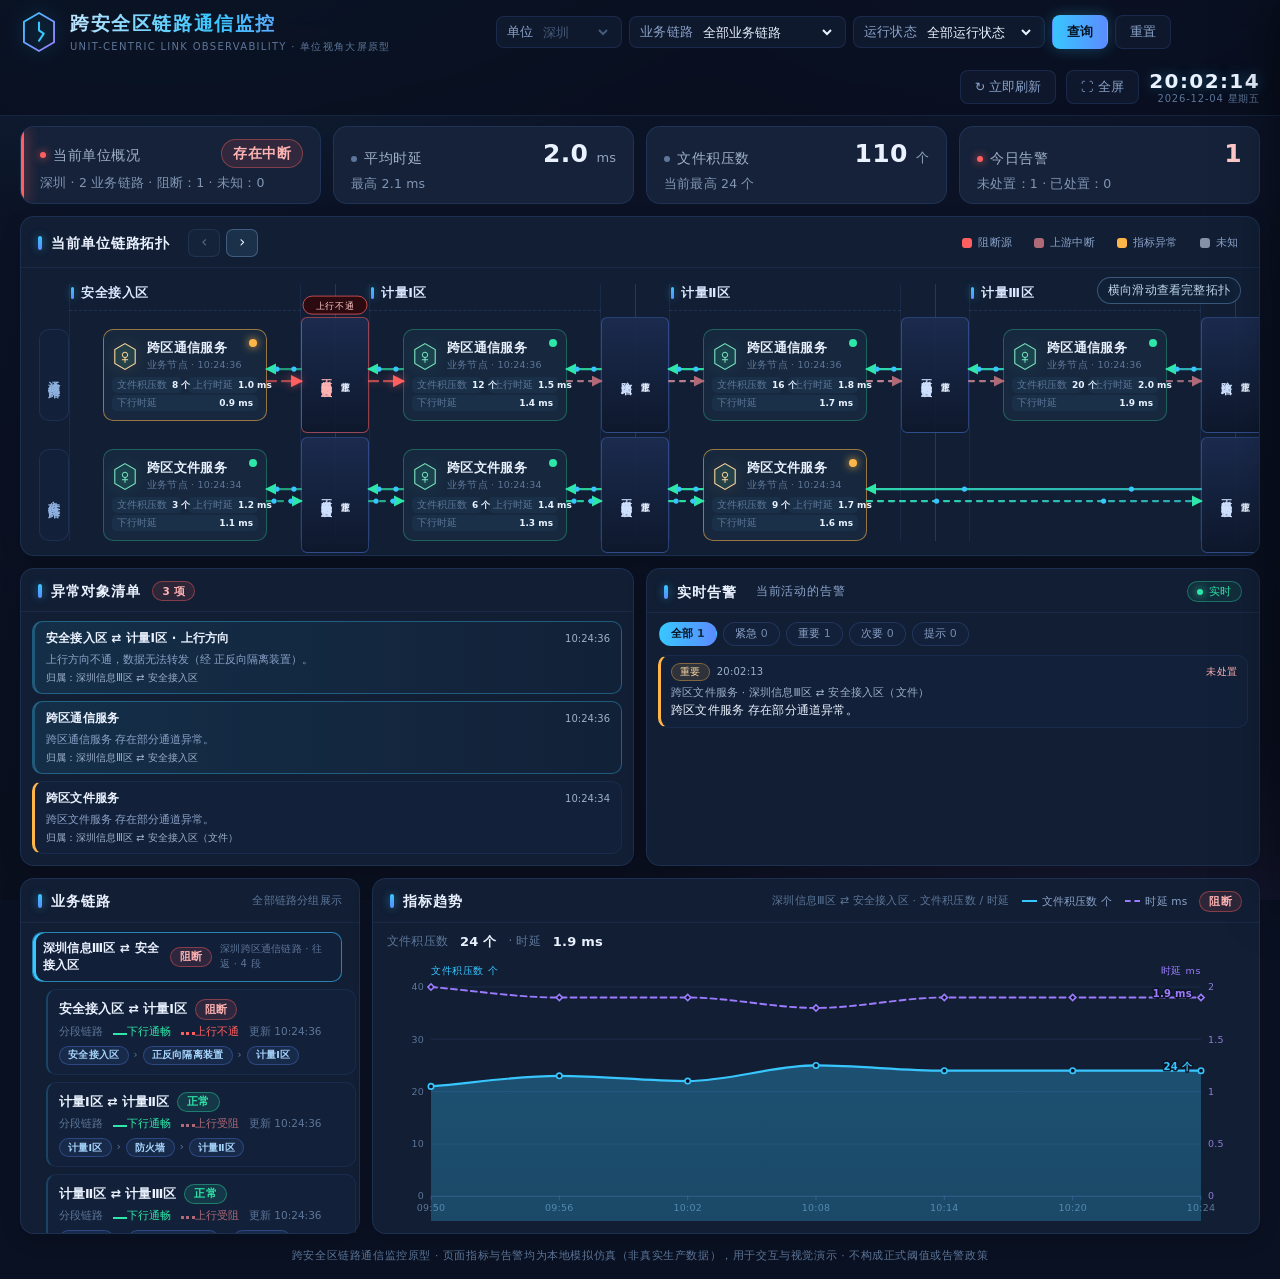
<file: input/跨安全区链路监控原型_新需求改版.html>
<!doctype html>
<html lang="zh-CN">
<head>
<meta charset="utf-8">
<meta name="viewport" content="width=device-width,initial-scale=1">
<title>跨安全区链路通信监控 · 单位视角大屏原型</title>
<style>
/* ==========================================================================
   1. 设计令牌
   ========================================================================== */
:root{
  --bg:#0a1122;
  --cyan:#38c6ff; --blue:#5b8cff; --violet:#9d7bff;
  --green:#2ee6a8; --amber:#ffb648; --red:#ff5f5f;
  --text:#eaf2ff; --muted:#8ba3c9; --dim:#5d7699;
  --card:rgba(16,28,52,.78);
  --card-border:rgba(99,150,255,.14);
  --card-hi:rgba(56,198,255,.09);
  /* 业务语义色：与状态一一对应，全站唯一来源 */
  --st-normal:var(--green);
  --st-blocked:var(--red);
  --st-impact:#af6977;
  --st-metric:var(--amber);
  --st-unknown:#8492a8;
  --radius:14px;
  --radius-sm:10px;
  --shadow:0 10px 34px rgba(0,0,0,.35);
}
*{margin:0;padding:0;box-sizing:border-box}
html,body{height:100%}
body{
  font-family:"Segoe UI","PingFang SC","Microsoft YaHei",system-ui,sans-serif;
  font-size:13px;line-height:1.45;
  color:var(--text);background:var(--bg);
  font-variant-numeric:tabular-nums;
  letter-spacing:.2px;
  -webkit-font-smoothing:antialiased;
}
/* 背景：径向光晕 + 网格 */
body::before{
  content:"";position:fixed;inset:0;z-index:-2;
  background:
    radial-gradient(1100px 560px at 12% -12%, rgba(56,198,255,.12), transparent 60%),
    radial-gradient(900px 480px at 88% 112%, rgba(157,123,255,.10), transparent 60%),
    radial-gradient(700px 420px at 78% -8%, rgba(91,140,255,.08), transparent 55%),
    linear-gradient(180deg,#0c1428 0%,#0a1122 45%,#0a0f1e 100%);
}
body::after{
  content:"";position:fixed;inset:0;z-index:-1;pointer-events:none;
  background-image:
    linear-gradient(rgba(120,160,255,.045) 1px,transparent 1px),
    linear-gradient(90deg,rgba(120,160,255,.045) 1px,transparent 1px);
  background-size:46px 46px;
  -webkit-mask-image:radial-gradient(ellipse 90% 80% at 50% 30%,#000 35%,transparent 90%);
          mask-image:radial-gradient(ellipse 90% 80% at 50% 30%,#000 35%,transparent 90%);
}
b,strong{font-weight:700}
button,select{font:inherit;color:inherit}
button{cursor:pointer;border:none;background:none}
::-webkit-scrollbar{width:6px;height:6px}
::-webkit-scrollbar-track{background:transparent}
::-webkit-scrollbar-thumb{background:rgba(99,150,255,.25);border-radius:3px}
::-webkit-scrollbar-thumb:hover{background:rgba(99,150,255,.4)}

/* ==========================================================================
   2. 顶栏
   ========================================================================== */
.topbar{
  position:sticky;top:0;z-index:40;
  display:flex;align-items:center;gap:16px;flex-wrap:wrap;
  min-height:66px;padding:10px 20px;
  background:rgba(9,15,30,.72);
  border-bottom:1px solid var(--card-border);
  backdrop-filter:blur(14px);
}
.brand{display:flex;align-items:center;gap:12px;flex:none}
.logo{width:38px;height:44px;filter:drop-shadow(0 0 10px rgba(56,198,255,.45))}
.brand-txt h1{
  font-size:19px;font-weight:700;letter-spacing:1.6px;white-space:nowrap;
  background:linear-gradient(90deg,#bfe6ff,#38c6ff 45%,#9d7bff);
  -webkit-background-clip:text;background-clip:text;-webkit-text-fill-color:transparent;
}
.brand-txt p{font-size:10px;color:var(--dim);letter-spacing:1.3px;margin-top:2px;white-space:nowrap}
.tb-center{flex:1 1 auto;display:flex;justify-content:center;min-width:0}
.filters{display:flex;gap:7px;align-items:center;flex-wrap:wrap;justify-content:center}
.field{
  display:inline-flex;align-items:center;gap:6px;
  padding:6px 10px;border-radius:8px;
  border:1px solid var(--card-border);background:rgba(20,32,56,.6);
  color:var(--muted);font-size:12.5px;white-space:nowrap;
  transition:border-color .2s,background .2s;
}
.field:hover{border-color:rgba(56,198,255,.4);background:var(--card-hi)}
.field select{
  border:0;outline:0;background:transparent;color:var(--text);
  font-size:12.5px;max-width:136px;cursor:pointer;
}
.field select:disabled{color:var(--dim);cursor:not-allowed}
.field option{background:#10243d;color:var(--text)}
.btn{
  display:inline-flex;align-items:center;gap:7px;
  padding:7px 14px;border-radius:8px;font-size:12.5px;
  color:var(--muted);border:1px solid var(--card-border);
  background:rgba(20,32,56,.55);
  transition:all .2s;user-select:none;white-space:nowrap;
}
.btn:hover{color:var(--text);border-color:rgba(56,198,255,.45);background:var(--card-hi)}
.btn:focus-visible{outline:2px solid var(--cyan);outline-offset:2px}
.btn.primary{
  color:#04121f;font-weight:700;border-color:transparent;
  background:linear-gradient(90deg,var(--cyan),var(--blue));
  box-shadow:0 0 16px rgba(56,198,255,.28);
}
.btn.primary:hover{filter:brightness(1.08)}
.btn.on{color:#a9f5d8;border-color:rgba(46,230,168,.45);background:rgba(46,230,168,.08)}
.tb-right{display:flex;align-items:center;gap:10px;flex:none;margin-left:auto}
.clock{text-align:right;line-height:1.15;min-width:86px}
.clock .ct{font-size:20px;font-weight:700;letter-spacing:1.4px;text-shadow:0 0 14px rgba(56,198,255,.35)}
.clock .cd{font-size:10px;color:var(--dim);letter-spacing:.8px}

/* ==========================================================================
   3. 页面骨架
   ========================================================================== */
.page{padding:10px 20px 8px;display:flex;flex-direction:column;gap:12px}

/* 单位概况状态卡（原「状态横幅 + 统计口径」已并入 KPI 首卡，此行为唯一口径） */
.kpi.status{padding-left:19px}
.kpi.status::after{
  content:"";position:absolute;inset:0 auto 0 0;width:3px;
  border-radius:var(--radius) 0 0 var(--radius);
  background:var(--st-unknown);box-shadow:0 0 14px var(--st-unknown);
}
.kpi.status.danger::after{background:var(--st-blocked);box-shadow:0 0 14px var(--st-blocked)}
.kpi.status.warn::after{background:var(--st-metric);box-shadow:0 0 14px var(--st-metric)}
.kpi.status.ok::after{background:var(--st-normal);box-shadow:0 0 14px var(--st-normal)}

/* KPI 条（4 卡：当前单位概况 + 平均时延 + 链路吞吐量 + 今日告警） */
.kpi-strip{display:grid;grid-template-columns:repeat(4,minmax(0,1fr));gap:12px}
.kpi{
  position:relative;overflow:hidden;
  min-height:72px;padding:12px 17px 11px;border-radius:var(--radius);
  border:1px solid var(--card-border);
  background:linear-gradient(160deg,rgba(19,32,58,.85),rgba(10,18,34,.85));
  box-shadow:0 8px 28px rgba(0,0,0,.3);
  /* 标签与数值同行（原为上下三行），整卡压矮约 33px */
  display:flex;flex-direction:column;justify-content:center;
}
.kpi::before{
  content:"";position:absolute;top:0;left:16px;right:16px;height:1px;
  background:linear-gradient(90deg,transparent,rgba(56,198,255,.55),transparent);
}
.kpi-row{display:flex;align-items:baseline;justify-content:space-between;gap:10px}
/* 首卡状态胶囊：与「异常对象清单」的状态 chip 同族，承载「状态」而非「计数」 */
.kpi-chip{
  font-size:14px;font-weight:700;letter-spacing:.4px;white-space:nowrap;
  padding:3px 11px;border-radius:999px;
  color:#a9b6c8;background:rgba(132,146,168,.12);border:1px solid rgba(132,146,168,.4);
}
.kpi-chip.danger{color:#ffb3b3;background:rgba(255,95,95,.12);border-color:rgba(255,95,95,.4)}
.kpi-chip.warn{color:#ffd9a0;background:rgba(255,182,72,.12);border-color:rgba(255,182,72,.4)}
.kpi-chip.ok{color:#a8f0d4;background:rgba(46,230,168,.12);border-color:rgba(46,230,168,.4)}
.kpi-label{font-size:13.5px;color:#9fb0c8;letter-spacing:.5px;display:flex;align-items:center;gap:7px;white-space:nowrap}
.kpi-label i{width:6px;height:6px;border-radius:50%;flex:none;background:var(--dim)}
.kpi-value{margin-top:0;font-size:25px;font-weight:750;letter-spacing:.4px;line-height:1.2;white-space:nowrap}
.kpi-value .unit{font-size:13px;color:#91a4c0;margin-left:4px;font-weight:500;letter-spacing:0}
.kpi-sub{font-size:12.5px;color:#8296b4;margin-top:6px;line-height:1.4}
.kpi.danger .kpi-label i{background:var(--st-blocked);box-shadow:0 0 8px var(--st-blocked)}
.kpi.danger .kpi-value{color:#ffc9c9}
.kpi.warn .kpi-label i{background:var(--st-metric);box-shadow:0 0 8px var(--st-metric)}
.kpi.warn .kpi-value{color:#ffe0b3}
.kpi.unknown .kpi-label i{background:var(--st-unknown)}
.kpi.ok .kpi-label i{background:var(--st-normal);box-shadow:0 0 8px var(--st-normal)}

/* ==========================================================================
   4. 卡片通用
   ========================================================================== */
.card{
  position:relative;border-radius:var(--radius);
  border:1px solid var(--card-border);
  background:linear-gradient(165deg,rgba(18,31,58,.85),rgba(9,17,33,.9));
  box-shadow:var(--shadow);backdrop-filter:blur(10px);
}
.card::before{
  content:"";position:absolute;top:0;left:0;right:0;height:1px;border-radius:var(--radius) var(--radius) 0 0;
  background:linear-gradient(90deg,rgba(56,198,255,.02),rgba(56,198,255,.5),rgba(157,123,255,.28),rgba(56,198,255,.02));
}
.card-head{
  display:flex;align-items:center;gap:12px;flex-wrap:wrap;
  padding:12px 17px 10px;border-bottom:1px solid rgba(99,150,255,.09);
}
.card-head h2,.card-head h3{
  font-size:14px;font-weight:700;letter-spacing:.9px;
  display:flex;align-items:center;gap:9px;flex:none;
}
.card-head h2::before,.card-head h3::before{
  content:"";width:4px;height:14px;border-radius:2px;
  background:linear-gradient(180deg,var(--cyan),var(--blue));
  box-shadow:0 0 8px rgba(56,198,255,.5);
}
.card-head .right{margin-left:auto;font-size:11px;color:var(--dim);white-space:nowrap}

/* 图例（含悬浮说明） */
.legend{display:flex;align-items:center;gap:14px;flex-wrap:wrap;font-size:11px;color:var(--muted);margin-left:auto}
.legend .lg{display:flex;align-items:center;gap:6px;cursor:help;border-radius:5px;padding:2px 4px;transition:background .18s}
.legend .lg:hover{background:rgba(56,198,255,.1);color:var(--text)}
.legend .lg:focus-visible{outline:2px solid var(--cyan);outline-offset:1px}
.legend .sw{width:10px;height:10px;border-radius:3px;display:inline-block;flex:none}

/* 状态胶囊 */
.chip{
  display:inline-flex;align-items:center;gap:4px;
  font-size:10.5px;font-weight:600;letter-spacing:.3px;
  padding:1.5px 9px;border-radius:999px;white-space:nowrap;
  border:1px solid transparent;
}
.chip.normal{color:var(--st-normal);background:rgba(46,230,168,.12);border-color:rgba(46,230,168,.4)}
.chip.abnormal,.chip.blocked{color:#ffb3b3;background:rgba(255,95,95,.12);border-color:rgba(255,95,95,.42)}
.bar.is-static{cursor:default}
.chip.unknown{color:#c3cddd;background:rgba(132,146,168,.14);border-color:rgba(132,146,168,.42)}
.chip.partialAbnormal{color:#ffd0a0;background:rgba(255,182,72,.12);border-color:rgba(255,182,72,.42)}
.chip.partialUnknown{color:#bcd4ff;background:rgba(91,140,255,.12);border-color:rgba(91,140,255,.4)}
[data-tip]{cursor:help}

/* ==========================================================================
   5. 主体两栏 / 底栏
   ========================================================================== */
/* 主栏行高由拓扑卡决定；侧栏 contain:size 使其不参与行高计算，避免左栏底部留出空洞 */
/* 外层网格：左列 = 拓扑卡（行 1）+ 底栏（行 2）；右列 = 侧栏（跨两行）。
   侧栏跨两行的目的：实时告警可向下延伸（613px → 约 967px），
   而指标趋势只让出宽度（1048 → 约 680px）、高度不变，页面总高不增。 */
.main-grid{display:grid;grid-template-columns:minmax(0,1fr) 356px;grid-template-rows:auto auto;
  gap:12px;align-items:stretch}
.topology-card{grid-column:1;grid-row:1}
.bottom-grid{grid-column:1;grid-row:2}
.side{grid-column:2;grid-row:1 / span 2}
.side{
  display:grid;grid-template-rows:auto minmax(0,1fr);gap:12px;
  min-width:0;min-height:0;contain:size;
}
.bottom-grid{display:grid;grid-template-columns:340px minmax(0,1fr);gap:12px;align-items:stretch}
/* 底栏两卡等高：列表卡随行高伸展，避免卡内留白 */
.bottom-grid>.card{display:flex;flex-direction:column;min-height:0}

/* ==========================================================================
   6. 拓扑
   ========================================================================== */
.topology-card{overflow:hidden}
.topo{overflow-x:auto;overflow-y:hidden;padding:16px 18px 14px;scroll-behavior:smooth;scrollbar-gutter:stable;overscroll-behavior-inline:contain}
.topo::-webkit-scrollbar{height:9px}
.topo::-webkit-scrollbar-track{background:rgba(56,198,255,.05);border-radius:999px}
.topo::-webkit-scrollbar-thumb{background:linear-gradient(90deg,rgba(56,198,255,.42),rgba(91,140,255,.55));border-radius:999px;border:2px solid rgba(10,17,34,.7)}
.topo-scroll-note{position:absolute;z-index:8;right:18px;top:60px;padding:4px 10px;border-radius:999px;font-size:10.5px;color:#a9d8ff;background:rgba(8,18,36,.9);border:1px solid rgba(56,198,255,.28);pointer-events:none;opacity:.9}
.topo-canvas{position:relative;min-width:1462px}
.edges{position:absolute;inset:0;pointer-events:none;overflow:visible}

/* 链路选择条 */
.lanes{display:flex;flex-wrap:wrap;align-items:center;gap:8px;margin:0}
/* 链路方向线型图例：实线 = 下行，点线 = 上行；颜色复用 --st-* 语义色，不新增颜色 */
/* 链路条内的方向标签组：线型说明（dir:rule）挂在这一组的悬浮提示上，不再常显 */
.lane-dirs{display:inline-flex;align-items:center;gap:9px}
.lane{
  position:relative;overflow:hidden;text-align:left;
  /* 单行紧凑形态（原为上下两行、85.7px 高） */
  display:inline-flex;align-items:center;gap:9px;
  padding:5px 11px;border-radius:var(--radius-sm);
  border:1px solid rgba(99,150,255,.12);background:rgba(20,34,62,.5);
  transition:all .2s;
}
.lane:hover{border-color:rgba(56,198,255,.42);background:rgba(24,40,72,.62)}
.lane.selected{
  border-color:rgba(56,198,255,.6);
  background:linear-gradient(90deg,rgba(56,198,255,.13),rgba(56,198,255,.02));
  box-shadow:inset 3px 0 0 var(--cyan),0 0 18px rgba(56,198,255,.12);
}
.lane.muted{opacity:.45}
.lane-top{display:inline-flex;align-items:center;gap:8px}
.lane-name{font-size:12.5px;font-weight:700;letter-spacing:.3px}
.lane-name em{font-style:normal;color:var(--dim);font-size:10.5px;margin-left:5px;font-weight:400}
.lane-meta{display:inline-flex;align-items:center;gap:9px;margin-top:0;font-size:10.5px;color:var(--dim);flex-wrap:nowrap}
.lane-meta .blk{color:#ffb3b3}

/* 深圳链路行 × 分区列矩阵：
   行 1 列标题 / 行 2 间隔 18px / 行 3 链路 1 / 行 4 间隔 28px / 行 5 链路 2。
   已去除网级层；两条深圳模拟链路各自占一行，节点与装置不共用。
   列 1 层标签 / 2,4,6,8,10 分区 / 3,5,7,9 装置列（本轮仅使用 3/5/7）。
   分区列固定 **232px**、装置列固定 **68px**（装置不再用负边距溢出到分区列里）：
   原先是 1fr 分区列（1920 视口下 264.8px，每列空 50.4px）+ 48px 装置列 + 装置左右各溢出 10px。
   现改为「分区列 232 + 装置列 68」——装置仍**居中于分区列分界线上**（观感不变），
   但占的是自己的列宽，于是画布下限从 1570 降到 1462，1920 视口下不再横向滚动。
   分区列 232 = 卡片 164 + 两侧各 34px，这 34px 正是「卡片 ⇄ 装置」跳线所需长度（D6 阈值 30px）。

   行间距继续用「间隔行」而非统一 row-gap，以保证两条链路的竖向位置稳定。 */
.topo-grid{
  display:grid;
  width:max-content;margin:0 auto;
  grid-template-columns:30px repeat(4, 232px 68px) 232px;
  grid-template-rows:auto 18px 92px 28px 92px;
  /* 列间距为 0，装置由独立列承载；行 3 / 5 分别承载两条独立链路 */
  gap:0;
  align-items:stretch;
}
/* 分区列底板：纯装饰，铺在节点之下，让「一列＝一个分区」显式可见 */
.zone-bg{
  /* 只画竖向分隔线：简图中分区由顶部列标题整体标识，
     整列填色会在网级/跨层等空行留下大片空框 */
  border-left:1px solid rgba(99,150,255,.10);
  border-right:1px solid rgba(99,150,255,.10);
  background:rgba(16,30,54,.22);
}
/* 顶部列标题：分区名整体标识该列，卡片内不再重复分区说明 */
.zone-head{display:flex;align-items:center;gap:7px;padding:0 2px 8px;border-bottom:1px dashed rgba(99,150,255,.16)}
.zone-head b{
  display:inline-flex;align-items:center;gap:7px;
  font-size:12.5px;font-weight:700;letter-spacing:.6px;color:#dbe9ff;white-space:nowrap;
}
.zone-head b::before{
  content:"";width:3px;height:12px;border-radius:2px;
  background:linear-gradient(180deg,var(--cyan),var(--blue));
  box-shadow:0 0 8px rgba(56,198,255,.45);
}
/* （保留样式）网级与深圳之间的横向分割线：置于网级行的行间距中，横跨全宽 */
/* 分割线与跨层装置横条都落在「间隔行 4」（104px）内：
   分割线在间隔行起点下移 68px；横条顶边下移 35px（高 34px）→ 横条底边压过分割线 1px，
   视觉上「压在线上」。上下跳线各 35px（阈值 30px）。
   两者用 align-self:start（原先靠 end + 58px 偏移，那是统一 row-gap 时代的写法）。 */
.layer-divider{
  align-self:start;height:1px;transform:translateY(68px);
  background:linear-gradient(90deg,rgba(99,150,255,0) 0%,rgba(120,170,255,.72) 8%,
    rgba(120,170,255,.72) 92%,rgba(99,150,255,0) 100%);
}
/* 左侧链路标签：纵排居中，与通信/文件链路行分别对齐 */
.boundary-line{justify-self:center;align-self:stretch;width:1px;background:rgba(99,150,255,.22)}
.band{
  align-self:start;transform:translateY(35px);margin:0 14px;
  display:flex;align-items:center;justify-content:center;gap:10px;
  height:34px;border-radius:6px;
  border:1px solid rgba(91,140,255,.34);
  background:linear-gradient(90deg,rgba(28,44,80,.96),rgba(14,24,44,.96));
  transition:all .2s;
}
.band:hover{border-color:var(--blue);box-shadow:0 0 18px rgba(91,140,255,.3)}
.band:focus-visible{outline:2px solid var(--cyan);outline-offset:2px}
.band .band-name{font-size:10.5px;font-weight:700;color:#cfe0ff;white-space:nowrap}
.band .band-metrics{display:flex;gap:9px}
.band .band-metrics em{font-style:normal;font-size:9px;color:var(--dim);white-space:nowrap}
.band .band-metrics b{font-weight:700;color:var(--text)}
.band.is-abnormal{border-color:rgba(255,95,95,.55);animation:blinkBorder .95s infinite}
.band.is-abnormal .band-name{color:#ffb3b3}
/* 上游中断：跨层装置横条同样适用 */
.band.is-impact{border-color:rgba(175,105,119,.5)}
.band.is-impact .band-name{color:#e2b0bd}
.node.dim,.bar.dim,.band.dim{opacity:.4}
.layer-label{
  /* 两条链路分别标注；横排居中，与对应链路行对齐。 */
  display:flex;align-items:center;justify-content:center;
  border-radius:var(--radius-sm);
  border:1px solid rgba(99,150,255,.13);background:rgba(20,34,62,.5);
}
.layer-label span{writing-mode:vertical-rl;white-space:nowrap;letter-spacing:2px;font-size:11.5px;font-weight:700;color:#8fb2e0}
/* 单元格：同格多节点纵向堆叠、顶部对齐，使「第 N 张卡」在相邻列横向对齐 */
.cell{display:flex;flex-direction:column;justify-content:flex-start;align-items:center;gap:9px;min-width:0}
.cell .node{max-width:164px}
.cell .node .node-metrics span{white-space:nowrap}
.cell .node .node-metrics b{font-size:9px}
.cell .empty{font-size:10.5px;color:var(--dim);text-align:center;padding:14px 0}
/* 装置竖条：跨在相邻两列之间；同格多装置纵向堆叠，与同行的卡片一一对齐。
   装置列本身已是 68px（装置宽度），故横向不再需要负边距——负边距会把装置
   挤进分区列、把「卡片 ⇄ 装置」跳线压到 2px。
   上下各 -12px：竖条 116px 比卡片 92px 高 24px，上下各让出 12px 后
   该行轨道高度就等于卡片高度（网级行 104 → 92px），而竖条视觉位置不变。 */
.bar-cell{display:flex;flex-direction:column;justify-content:flex-start;align-items:stretch;gap:9px;
  min-width:0;margin:-12px 0 -12px}
.bar{
  position:relative;height:116px;
  display:flex;align-items:center;justify-content:center;gap:5px;
  padding:6px 4px;border-radius:6px;
  border:1px solid rgba(91,140,255,.34);
  background:linear-gradient(180deg,rgba(28,44,80,.92),rgba(14,24,44,.92));
  transition:all .2s;
}
.bar:hover{border-color:var(--blue);box-shadow:0 0 18px rgba(91,140,255,.3)}
.bar:focus-visible{outline:2px solid var(--cyan);outline-offset:2px}
.bar .bar-name{writing-mode:vertical-rl;letter-spacing:1.2px;font-size:10.5px;font-weight:700;color:#cfe0ff}
.bar .bar-metrics{display:flex;gap:5px}
.bar .bar-metrics em{
  font-style:normal;writing-mode:vertical-rl;letter-spacing:.3px;
  font-size:9px;color:var(--dim);white-space:nowrap;
}
.bar .bar-metrics b{font-weight:700;color:var(--text)}
.bar.is-abnormal{border-color:rgba(255,95,95,.55);animation:blinkBorder .95s infinite}
.bar.is-abnormal .bar-name{color:#ffb3b3}
/* 上游中断：装置竖条同样适用（原先只有 .node.is-impact，装置即使带上该类也没有样式） */
.bar.is-impact{border-color:rgba(175,105,119,.5)}
.bar.is-impact .bar-name{color:#e2b0bd}
/* 聚焦环：装置竖条与横条同样需要（原先只有 .node.focus，装置带上 focus 类也看不见）。
   用 outline 而非 box-shadow —— 异常态用 blinkBorder 动画驱动 box-shadow，用 outline 才不会互相覆盖。 */
.bar.focus,.band.focus{border-color:var(--cyan);outline:2px solid rgba(56,198,255,.55);outline-offset:1px}
.bar.is-unknown{border-color:rgba(132,146,168,.5)}
.bar.is-unknown .bar-name{color:#c3cddd}
.node.device .node-name{font-size:10.5px;padding-right:6px;letter-spacing:.2px}
.node.device{padding-left:8px;padding-right:8px}

/* 原「分区列」（安全一区至四区四列）已由上方「层级行 × 分区列」矩阵取代 */

/* 节点 / 装置卡片
   统一卡片高度：多链路时同一单元格会堆叠多张卡，若服务卡与装置卡高度不同，
   顶部对齐后「第 N 张卡」的中心仍会错位，连线在装置处产生台阶（实测 6px）。
   统一高度 + 顶部对齐后，同一序号的卡片在相邻单元格完全横向对齐。 */
.node{
  position:relative;width:100%;text-align:left;
  height:92px;display:flex;flex-direction:column;justify-content:center;
  padding:7px 8px 6px;border-radius:var(--radius-sm);
  border:1px solid rgba(46,230,168,.3);
  background:linear-gradient(175deg,rgba(24,42,78,.9),rgba(12,22,42,.9));
  box-shadow:inset 0 1px 0 rgba(255,255,255,.05),0 6px 18px rgba(0,0,0,.3);
  transition:transform .2s,box-shadow .25s,border-color .25s;
}
.node:hover{transform:translateY(-3px);border-color:var(--st-normal);box-shadow:0 0 20px rgba(46,230,168,.28)}
.node:focus-visible{outline:2px solid var(--cyan);outline-offset:2px}
.node .statusdot{
  position:absolute;top:9px;right:9px;width:8px;height:8px;border-radius:50%;
  background:var(--st-normal);box-shadow:0 0 8px rgba(46,230,168,.8);animation:pulse 2.2s infinite;
}
.node-top{display:flex;align-items:center;gap:9px}
.node-ic{width:26px;height:29px;flex:none;color:#7fe8c4;filter:drop-shadow(0 0 7px rgba(46,230,168,.3))}
.node-ic svg{width:100%;height:100%;display:block}
.node-name{font-size:12.5px;font-weight:700;letter-spacing:.3px;line-height:1.25;padding-right:12px}
.node-sub{font-size:9.5px;color:var(--dim);margin-top:2px;letter-spacing:.2px}
.node-metrics{display:grid;grid-template-columns:repeat(2,minmax(0,1fr));gap:2px 6px;margin-top:5px}
.node-metrics span{
  display:flex;align-items:baseline;justify-content:space-between;gap:5px;
  font-size:9.5px;color:var(--dim);min-width:0;
  padding:1px 5px;border-radius:5px;background:rgba(56,198,255,.05);
}
/* 指标数为奇数时，末项跨满整行，避免半行留白 */
.node-metrics span:last-child:nth-child(odd){grid-column:1 / -1}
.node-metrics b{color:var(--text);font-size:10px;font-weight:700;white-space:nowrap}
/* 节点状态变体 */
.node.is-abnormal{border-color:rgba(255,95,95,.55);animation:blinkBorder .95s infinite}
.node.is-abnormal .statusdot{background:var(--st-blocked);box-shadow:0 0 10px var(--st-blocked);animation:blink .7s infinite}
.node.is-abnormal .node-ic{color:#ffb3b3;filter:drop-shadow(0 0 8px rgba(255,95,95,.45))}
.node.is-abnormal:hover{border-color:var(--st-blocked);box-shadow:0 0 22px rgba(255,95,95,.3)}
.node.is-partial{border-color:rgba(255,182,72,.55)}
.node.is-partial .statusdot{background:var(--st-metric);box-shadow:0 0 9px var(--st-metric);animation:none}
.node.is-partial .node-ic{color:#ffd9a0;filter:drop-shadow(0 0 7px rgba(255,182,72,.35))}
.node.is-partial:hover{border-color:var(--st-metric);box-shadow:0 0 20px rgba(255,182,72,.25)}
.node.is-impact{border-color:rgba(175,105,119,.5)}
.node.is-impact .statusdot{background:var(--st-impact);box-shadow:0 0 8px var(--st-impact);animation:none}
.node.is-impact .node-ic{color:#e2b0bd}
.node.is-metric{border-color:rgba(255,182,72,.45)}
.node.is-metric .statusdot{background:var(--st-metric);box-shadow:0 0 8px var(--st-metric);animation:none}
.node.is-metric .node-ic{color:#ffd9a0}
.node.is-unknown{border-color:rgba(132,146,168,.45)}
.node.is-unknown .statusdot{background:var(--st-unknown);box-shadow:none;animation:none}
.node.is-unknown .node-ic{color:#c3cddd}
.node.focus{border-color:var(--cyan);box-shadow:0 0 0 1px rgba(56,198,255,.5),0 0 24px rgba(56,198,255,.22)}

/* ==========================================================================
   7. 连接线
   ========================================================================== */
.edge-path{fill:none;stroke-linecap:round;stroke-linejoin:round;transition:opacity .2s}
.edge-path.normal{stroke:url(#g-normal);stroke-width:2.2}
.edge-path.abnormal{stroke:url(#g-abnormal);stroke-width:2.2}
.edge-path.interrupted{stroke:url(#g-fault);stroke-width:2.4;
  animation:dashMove 1s linear infinite, svgBlink .9s infinite}
/* 「受阻」= 该方向自身未故障，但因上游阻断收不到数据（沿用 --st-impact 上游中断语义色）。
   与 interrupted 的区别：不闪烁（不是本段故障），只换色 */
.edge-path.impact{stroke:url(#g-impact);stroke-width:2.1}
.edge-path.unknown{stroke:url(#g-unknown);stroke-width:2}
/* 线型即方向：实线 = 下行，点线 = 上行（与源图图例一致） */
.edge-path.up{stroke-dasharray:5 6}
.edge-path.interrupted.up{stroke-dasharray:9 6}
/* 未选中链路：每跳只画 1 条居中细线；方向信息由链路选择条与分段条目承载 */
.edge-path.solo{stroke-width:1.4;stroke-dasharray:none;opacity:.42}
.edge-path.dim{opacity:.34}
.edge-path.hi{filter:drop-shadow(0 0 7px rgba(56,198,255,.6))}
/* 方向线型图例 / 链路选择条内的线型图元 */
.ll-line{display:inline-block;width:22px;height:0;border-top:2px solid currentColor;flex:none}
.ll-line.up{border-top-style:dotted;border-top-width:3px}
.lane-meta .dirs{display:inline-flex;align-items:center;gap:4px;font-weight:700}
.flow-dot{fill:var(--cyan);filter:drop-shadow(0 0 4px var(--cyan))}
/* 不通徽标：压在斜纹隔离带上，须用实底保证可读（半透明底会被斜纹干扰） */
.edge-badge{fill:rgba(46,10,14,.94);stroke:rgba(255,95,95,.72);stroke-width:1}
.edge-badge-txt{font-size:9px;letter-spacing:.6px;fill:#ffc9c9}

/* ==========================================================================
   8. 侧栏：异常清单 / 实时告警
   ========================================================================== */
.list{padding:9px 11px 11px;display:flex;flex-direction:column;gap:7px}
/* 链路全部通畅时异常清单为空，需给出明确空态而非留白 */
.list-empty{font-size:11px;color:var(--dim);text-align:center;padding:18px 0}
.exception{
  position:relative;width:100%;text-align:left;
  padding:8px 11px;border-radius:var(--radius-sm);
  border:1px solid rgba(99,150,255,.1);background:rgba(20,34,62,.5);
  border-left:3px solid var(--dim);
  transition:all .18s;
}
.exception:hover{border-color:rgba(56,198,255,.4);background:rgba(24,40,72,.62)}
.exception.active{border-color:rgba(56,198,255,.55);background:linear-gradient(90deg,rgba(56,198,255,.1),rgba(56,198,255,.02))}
.exception.critical{border-left-color:var(--st-blocked)}
.exception.warn{border-left-color:var(--st-metric)}
.exception.unknown{border-left-color:var(--st-unknown)}
/* 归属高亮/降噪：清单与告警均为**全量**，不随选中链路过滤（基线 §16.8）。
   属于当前选中链路的条目高亮，其余降噪；但**严重条目始终全亮**，避免降噪掩盖故障。 */
.exception.is-sel{border-color:rgba(56,198,255,.34);
  background:linear-gradient(90deg,rgba(56,198,255,.10),rgba(56,198,255,.02))}
.exception.dim{opacity:.5}
.exception-top{display:flex;align-items:center;gap:8px;justify-content:space-between}
.exception-top b{font-size:12px;letter-spacing:.2px}
.exception-top span{font-size:10px;color:var(--dim);white-space:nowrap}
.exception small{display:block;font-size:11px;color:var(--muted);margin-top:3px;line-height:1.45}
.exception .imp{display:block;font-size:10px;color:var(--dim);margin-top:3px}

.alarm-card{display:flex;flex-direction:column;min-height:0}
.live{
  display:inline-flex;align-items:center;gap:6px;margin-left:auto;
  font-size:10.5px;color:var(--st-normal);letter-spacing:.6px;
  padding:2px 9px;border-radius:999px;
  border:1px solid rgba(46,230,168,.36);background:rgba(46,230,168,.08);
}
.live i{width:6px;height:6px;border-radius:50%;background:var(--st-normal);box-shadow:0 0 8px var(--st-normal);animation:pulse 1.6s infinite}
.live.off{color:var(--dim);border-color:rgba(132,146,168,.3);background:rgba(132,146,168,.08)}
.live.off i{background:var(--dim);box-shadow:none;animation:none}
.afilter{display:flex;gap:6px;flex-wrap:wrap;padding:9px 12px 0}
.fchip{
  font-size:11px;color:var(--muted);
  padding:3px 11px;border-radius:999px;
  border:1px solid rgba(99,150,255,.18);background:rgba(20,34,62,.5);
  transition:all .18s;white-space:nowrap;
}
.fchip:hover{color:var(--text);border-color:rgba(56,198,255,.4)}
.fchip.on{color:#04121f;font-weight:700;border-color:transparent;background:linear-gradient(90deg,var(--cyan),var(--blue))}
.fchip i{font-style:normal;margin-left:4px;opacity:.8}
.alarm-list{
  padding:9px 11px 11px;display:flex;flex-direction:column;gap:7px;
  flex:1 1 auto;min-height:0;overflow-y:auto;
}
.alarm-item{
  border-radius:var(--radius-sm);padding:7px 10px;
  border:1px solid rgba(99,150,255,.1);background:rgba(20,34,62,.5);
  border-left:3px solid var(--dim);
  animation:slideIn .35s ease;
}
.alarm-item.sev-critical{border-left-color:var(--st-blocked)}
.alarm-item.sev-warn{border-left-color:var(--st-metric)}
.alarm-item.sev-minor{border-left-color:#e6ce68}
.alarm-item.sev-info{border-left-color:var(--blue)}
/* 与异常清单同一套归属高亮/降噪规则（严重条目始终全亮） */
.alarm-item.is-sel{border-color:rgba(56,198,255,.34);background:rgba(24,40,72,.66)}
.alarm-item.dim{opacity:.5}
.alarm-top{display:flex;align-items:center;gap:7px}
.sev-chip{font-size:9.5px;padding:1px 8px;border-radius:999px;letter-spacing:.4px;white-space:nowrap}
.sev-chip.critical{color:#ffb3b3;background:rgba(255,95,95,.12);border:1px solid rgba(255,95,95,.4)}
.sev-chip.warn{color:#ffd9a0;background:rgba(255,182,72,.12);border:1px solid rgba(255,182,72,.4)}
.sev-chip.minor{color:#f1e3a0;background:rgba(230,206,104,.12);border:1px solid rgba(230,206,104,.4)}
.sev-chip.info{color:#a9d8ff;background:rgba(91,140,255,.12);border:1px solid rgba(91,140,255,.4)}
.alarm-time{font-size:10px;color:var(--dim);white-space:nowrap}
.alarm-state{margin-left:auto;font-size:9.5px;color:var(--muted);white-space:nowrap}
.alarm-state.open{color:#ffb3b3}
.alarm-src{font-size:10.5px;color:var(--muted);margin-top:4px}
.alarm-msg{font-size:11.5px;color:var(--text);margin-top:2px;line-height:1.45}
.alarm-empty{font-size:11px;color:var(--dim);text-align:center;padding:18px 0}

/* ==========================================================================
   9. 底栏：业务链路 / 指标趋势
   ========================================================================== */
.path-list{padding:9px 11px 11px;display:flex;flex-direction:column;gap:7px;flex:1 1 auto;min-height:0;overflow-y:auto;scroll-behavior:smooth;scrollbar-gutter:stable;
  /* 必须给上限：卡片高度由内容驱动时，overflow 不会滚动，反而会把底栏顶高
     （多链路后 2 组 + 7 条目曾把底栏从 342px 顶到 911px）。取趋势卡自然高度减去头部 */
  max-height:310px}
.path-item{
  position:relative;width:100%;text-align:left;
  padding:9px 11px;border-radius:var(--radius-sm);
  border:1px solid rgba(99,150,255,.1);background:rgba(20,34,62,.5);
  transition:all .18s;
  /* 条目按内容高度排布；列表整体可滚动，不逐条拉伸 */
  display:flex;flex-direction:column;justify-content:center;flex:0 0 auto;
}
/* 链路分组头：多条链路时按链路分组，组头可点击选中 */
.path-group{
  display:flex;align-items:center;gap:8px;width:100%;text-align:left;
  padding:7px 10px;border-radius:var(--radius-sm);
  border:1px solid rgba(99,150,255,.18);background:rgba(20,34,62,.55);
  transition:all .18s;
}
.path-group:hover{border-color:rgba(56,198,255,.42);background:rgba(24,40,72,.62)}
.path-group.on{border-color:rgba(56,198,255,.6);box-shadow:inset 3px 0 0 var(--cyan)}
.path-group .pg-name{font-size:12px;font-weight:700}
.path-group .pg-meta{margin-left:auto;font-size:10px;color:var(--dim)}
/* 分段条目缩进挂在所属链路下 */
.path-item.is-seg{margin-left:14px;border-left:2px solid rgba(56,198,255,.22)}
.path-item:hover{border-color:rgba(56,198,255,.4);background:rgba(24,40,72,.62)}
.path-item.active{
  border-color:rgba(56,198,255,.55);
  background:linear-gradient(90deg,rgba(56,198,255,.1),rgba(56,198,255,.02));
  box-shadow:inset 3px 0 0 var(--cyan);
}
.path-item .pi-top{display:flex;align-items:center;gap:8px;justify-content:space-between}
.path-item .pi-name{font-size:12.5px;font-weight:700}
.path-item small{display:flex;gap:10px;font-size:10.5px;color:var(--dim);margin-top:4px;flex-wrap:wrap}
.pi-route{display:flex;align-items:center;gap:5px;flex-wrap:wrap;margin-top:7px}
.pi-route b{
  font-size:9.5px;font-weight:600;color:#a9d8ff;letter-spacing:.3px;
  padding:1.5px 8px;border-radius:999px;
  border:1px solid rgba(91,140,255,.3);background:rgba(91,140,255,.09);
}
.pi-route i{font-style:normal;color:var(--dim);font-size:10px}

.chart-card{display:flex;flex-direction:column}
.chart-wrap{position:relative;flex:1;padding:10px 14px 12px;display:flex;flex-direction:column}
.chart-now{font-size:12px;color:var(--dim);margin-bottom:6px;display:flex;align-items:center;gap:12px;flex-wrap:wrap}
.chart-now b{color:var(--text);font-size:13px}
/* SVG 绝对定位：其内在宽高比不得反向决定容器高度，否则会形成"越量越高"的回环 */
.chart-box{position:relative;flex:1;min-height:250px}
.chart-box svg{position:absolute;inset:0;display:block;width:100%;height:100%}
/* 趋势图：按容器真实像素绘制，双轴刻度 + 平滑曲线 + 未知区间底纹 */
.chart-grid{stroke:rgba(120,160,255,.1);stroke-width:1}
.chart-base{stroke:rgba(120,160,255,.24);stroke-width:1}
.chart-ylab{font-size:9.5px;fill:#5d7699;text-anchor:end}
.chart-ylab.r{text-anchor:start;fill:#8f7fd8}
.chart-xlab{font-size:9.5px;fill:#5d7699;text-anchor:middle}
.chart-axlab{font-size:9.5px;letter-spacing:.6px}
.chart-tick{stroke:rgba(120,160,255,.24);stroke-width:1}
.chart-pt{fill:#0a1122;stroke:#38c6ff;stroke-width:1.6}
.chart-pt-lat{fill:#0a1122;stroke:#9d7bff;stroke-width:1.6}
/* 悬停命中环：独立类名，避免与数据点标记混淆（数据点计数必须可判定） */
.chart-hit{fill:rgba(10,17,34,.55);stroke-width:2.2}
.chart-hit.l{stroke:#38c6ff}
.chart-hit.r{stroke:#9d7bff}
.chart-callout{font-size:10px;font-weight:700;letter-spacing:.3px;paint-order:stroke;stroke:rgba(10,17,34,.92);stroke-width:3px;stroke-linejoin:round}
.chart-unk{fill:url(#hUnk)}
.chart-unk-edge{stroke:rgba(132,146,168,.45);stroke-width:1;stroke-dasharray:3 3}
.chart-unk-label{font-size:9.5px;fill:#8492a8;letter-spacing:.6px;text-anchor:middle}
.chart-legend{display:flex;align-items:center;gap:13px;font-size:10.5px;color:var(--muted);white-space:nowrap}
.chart-legend span{display:inline-flex;align-items:center;gap:5px}
.chart-legend i{width:15px;height:0;display:inline-block;border-top-width:2px;border-top-style:solid}
.chart-tip{
  display:none;position:absolute;z-index:6;pointer-events:none;
  font-size:10.5px;line-height:1.6;color:var(--text);
  background:rgba(8,14,28,.95);border:1px solid rgba(56,198,255,.35);
  border-radius:8px;padding:6px 10px;box-shadow:0 6px 18px rgba(0,0,0,.5);
  white-space:nowrap;
}
.chart-tip b{color:var(--cyan)}
.crosshair{stroke:rgba(56,198,255,.45);stroke-width:1;stroke-dasharray:3 3}

/* ==========================================================================
   10. 抽屉
   ========================================================================== */
.overlay{
  position:fixed;inset:0;z-index:60;
  background:rgba(4,8,18,.55);backdrop-filter:blur(3px);
  opacity:0;pointer-events:none;transition:opacity .25s;
}
.overlay.show{opacity:1;pointer-events:auto}
.drawer{
  position:fixed;top:0;right:0;bottom:0;width:396px;max-width:92vw;z-index:70;
  background:linear-gradient(180deg,#0e1830,#0a1122);
  border-left:1px solid rgba(99,150,255,.22);
  box-shadow:-18px 0 50px rgba(0,0,0,.55);
  transform:translateX(105%);
  transition:transform .32s cubic-bezier(.22,.8,.3,1);
  overflow-y:auto;padding-bottom:20px;
}
.drawer.show{transform:translateX(0)}
.drawer.is-composite{width:760px}
.dw-bar{display:flex;align-items:center;justify-content:space-between;padding:15px 18px 11px;border-bottom:1px solid rgba(99,150,255,.12)}
.dw-bar span{font-size:11.5px;color:var(--dim);letter-spacing:1.4px}
.dw-close{font-size:22px;line-height:1;color:var(--muted);padding:0 6px;transition:color .2s}
.dw-close:hover{color:var(--text)}
.dw-head{display:flex;align-items:center;gap:12px;padding:16px 18px 13px}
.dw-ic{
  width:50px;height:52px;flex:none;display:grid;place-items:center;border-radius:12px;
  background:rgba(56,198,255,.08);border:1px solid rgba(56,198,255,.3);color:#7fe8c4;
}
.dw-ic svg{width:32px;height:36px}
.dw-title{font-size:16px;font-weight:700;letter-spacing:.4px}
.dw-sub{font-size:11px;color:var(--dim);margin-top:3px}
.dw-flow{
  margin:0 18px 4px;padding:8px 12px;border-radius:var(--radius-sm);
  font-size:12px;border:1px solid var(--card-border);background:rgba(20,34,62,.5);
}
.dw-flow.source{border-color:rgba(255,95,95,.42);background:rgba(255,95,95,.08);color:#ffc9c9}
.dw-flow.impact{border-color:rgba(175,105,119,.45);background:rgba(175,105,119,.12);color:#e2b0bd}
.dw-flow.metric{border-color:rgba(255,182,72,.4);background:rgba(255,182,72,.08);color:#ffe0b3}
.dw-flow.unknown{border-color:rgba(132,146,168,.42);background:rgba(132,146,168,.1);color:#c3cddd}
.dw-flow.ok{border-color:rgba(46,230,168,.4);background:rgba(46,230,168,.08);color:#a9f5d8}
.dw-sec{font-size:11.5px;font-weight:700;color:var(--cyan);letter-spacing:.9px;padding:13px 18px 7px}
.dw-sec::before{content:"— ";color:var(--dim)}
.dw-tbl{width:calc(100% - 36px);margin:0 18px;border-collapse:collapse;font-size:12px}
.dw-tbl td{padding:6px 0;border-bottom:1px dashed rgba(99,150,255,.12);vertical-align:top}
.dw-tbl td:first-child{color:var(--dim);width:86px}
.dw-tbl td:last-child{text-align:right}
.dw-kv{display:grid;grid-template-columns:repeat(3,minmax(0,1fr));gap:7px;padding:0 18px}
.dw-kv div{
  min-width:0;display:flex;flex-direction:column;align-items:flex-start;justify-content:center;gap:3px;
  padding:6px 10px;border-radius:var(--radius-sm);
  border:1px solid var(--card-border);background:rgba(20,34,62,.45);font-size:11.5px;
}
.dw-kv span{color:var(--dim);font-size:10.5px;white-space:nowrap}
.dw-kv b{font-size:12.5px;white-space:nowrap}
.dw-channels{width:calc(100% - 36px);margin:0 18px;border-collapse:separate;border-spacing:0;font-size:10.5px;overflow:hidden;border:1px solid var(--card-border);border-radius:var(--radius-sm)}
.dw-channels th,.dw-channels td{padding:7px 6px;border-bottom:1px solid rgba(99,150,255,.12);text-align:left;white-space:nowrap}
.dw-channels th{color:var(--dim);font-weight:600;background:rgba(20,34,62,.72)}
.dw-channels td{color:var(--text);background:rgba(20,34,62,.38)}
.dw-channels tr:last-child td{border-bottom:0}
.ch-state{font-weight:700}
.ch-state.normal{color:var(--st-normal)}
.ch-state.abnormal{color:var(--st-blocked)}
.ch-state.unknown{color:var(--st-unknown)}
.svc-map-scroll{margin:0 18px;overflow-x:auto;border:1px solid var(--card-border);border-radius:var(--radius-sm);background:rgba(12,24,44,.55)}
.svc-map{min-width:680px;display:grid;grid-template-columns:134px 28px 134px 34px 145px 34px 134px;grid-template-rows:64px 64px 64px;align-items:center;justify-content:center;padding:12px 10px}
.svc-node{position:relative;min-width:0;height:62px;padding:8px 10px;text-align:left;border:1px solid rgba(99,150,255,.34);border-radius:9px;background:#17283e;color:var(--text);transition:border-color .18s,background .18s,box-shadow .18s}
.svc-node:hover,.svc-node.active{border-color:var(--cyan);background:#1a3048;box-shadow:0 0 0 1px rgba(56,198,255,.2)}
.svc-node .svc-dot{position:absolute;top:8px;right:8px;width:7px;height:7px;border-radius:50%;background:var(--st-normal)}
.svc-node.partialAbnormal .svc-dot{background:var(--st-metric)}
.svc-node.abnormal .svc-dot{background:var(--st-blocked)}
.svc-node.unknown .svc-dot,.svc-node.partialUnknown .svc-dot{background:var(--st-unknown)}
.svc-node b{display:block;padding-right:10px;font-size:11.5px;white-space:nowrap;overflow:hidden;text-overflow:ellipsis}
.svc-node small{display:block;margin-top:5px;color:var(--dim);font-size:9.5px;white-space:nowrap}
.svc-schedule{grid-column:1;grid-row:2}
.svc-arrow-a{grid-column:2;grid-row:2}
.svc-ferry{grid-column:3;grid-row:2}
.svc-branch-up{grid-column:4;grid-row:1}
.svc-branch-down{grid-column:4;grid-row:3}
.svc-das-pull{grid-column:5;grid-row:1}
.svc-das-report{grid-column:5;grid-row:3}
.svc-arrow-pull{grid-column:6;grid-row:1}
.svc-arrow-report{grid-column:6;grid-row:3}
.svc-kafka{grid-column:7;grid-row:2}
.svc-arrow{color:var(--cyan);font-size:19px;font-weight:700;text-align:center;opacity:.85}
.svc-directions{display:flex;gap:8px;padding:0 18px 8px}
.svc-directions span{flex:1;padding:6px 9px;border:1px solid var(--card-border);border-radius:7px;background:rgba(20,34,62,.45);font-size:10.5px;color:var(--muted)}
.svc-directions b{float:right;color:var(--text)}
.svc-detail{margin:8px 18px 0;padding:11px 12px;border:1px solid rgba(99,150,255,.25);border-radius:var(--radius-sm);background:rgba(20,34,62,.45)}
.das-metrics{margin-top:0}
.das-metrics .svc-groups{grid-template-columns:1fr}
.svc-detail-head{display:flex;align-items:center;justify-content:space-between;gap:10px;margin-bottom:9px}
.svc-detail-head b{font-size:13px}
.svc-detail-head span{font-size:10px;color:var(--dim)}
.svc-groups{display:grid;grid-template-columns:repeat(2,minmax(0,1fr));gap:8px}
.svc-group{min-width:0;padding:8px 9px;border:1px solid rgba(99,150,255,.16);border-radius:7px;background:rgba(12,24,44,.55)}
.svc-group h4{margin:0 0 7px;font-size:11px;color:#bcd4ff}
.svc-values{display:grid;grid-template-columns:repeat(3,minmax(0,1fr));gap:5px}
.svc-values div{min-width:0}
.svc-values span{display:block;font-size:9.5px;color:var(--dim);white-space:nowrap}
.svc-values b{display:block;margin-top:2px;font-size:12px;white-space:nowrap}
.svc-values .fail b{color:#ffb3b3}
.svc-rule{margin-top:8px;font-size:10px;color:var(--dim);line-height:1.5}
.svc-kafka-table{width:100%;border-collapse:collapse;font-size:10.5px}
.svc-kafka-table th,.svc-kafka-table td{padding:6px 7px;text-align:left;border-bottom:1px solid rgba(99,150,255,.12)}
.svc-kafka-table th{color:var(--dim);font-weight:600}
.svc-kafka-table td:last-child,.svc-kafka-table th:last-child{text-align:right}
.svc-kafka-table tr:last-child td{border-bottom:0}
.composite-tag{display:inline-flex;align-items:center;margin-left:6px;padding:1px 5px;border-radius:999px;border:1px solid rgba(56,198,255,.28);color:#9ddfff;font-size:8.5px;font-weight:600;vertical-align:1px}
.dw-rel{display:flex;flex-direction:column;gap:6px;padding:0 18px}
.dw-rel div{
  display:flex;align-items:center;gap:8px;justify-content:space-between;
  padding:7px 10px;border-radius:var(--radius-sm);font-size:11.5px;
  border:1px solid var(--card-border);background:rgba(20,34,62,.45);
}
.dw-rel .dw-dirs{display:inline-flex;gap:10px;flex:none}
.dw-rel .dw-dirs em{font-style:normal;font-weight:700;font-size:11px}
.dw-note{
  margin:14px 18px 0;padding:9px 12px;border-radius:var(--radius-sm);
  font-size:10.5px;color:var(--dim);line-height:1.55;
  border:1px dashed rgba(99,150,255,.2);background:rgba(20,34,62,.35);
}

/* ==========================================================================
   11. 悬浮说明 / Toast / 页脚
   ========================================================================== */
.tooltip{
  position:fixed;z-index:90;max-width:290px;pointer-events:none;
  font-size:11.5px;line-height:1.6;color:var(--text);
  padding:8px 12px;border-radius:9px;
  border:1px solid rgba(56,198,255,.4);
  background:rgba(8,14,28,.97);
  box-shadow:0 12px 32px rgba(0,0,0,.6);
  opacity:0;transform:translateY(4px);transition:opacity .16s,transform .16s;
}
.tooltip.show{opacity:1;transform:none}
.tooltip b{display:block;color:var(--cyan);font-size:11px;letter-spacing:.6px;margin-bottom:3px}
.toast{
  position:fixed;left:50%;bottom:30px;z-index:95;
  transform:translate(-50%,20px);
  font-size:12.5px;padding:9px 20px;border-radius:999px;
  border:1px solid rgba(56,198,255,.4);background:rgba(10,18,36,.96);
  box-shadow:0 10px 30px rgba(0,0,0,.5);
  opacity:0;pointer-events:none;transition:all .3s;white-space:nowrap;
}
.toast.show{opacity:1;transform:translate(-50%,0)}
footer{
  padding:2px 20px 8px;font-size:10.5px;color:var(--dim);
  letter-spacing:.6px;text-align:center;
}

/* ==========================================================================
   12. 动画
   ========================================================================== */
@keyframes pulse{0%,100%{opacity:1}50%{opacity:.35}}
@keyframes blink{0%,100%{opacity:1}50%{opacity:.25}}
/* 中断方向线闪烁：原始版 .edge.interrupted 用 svgBlink，重构为 .edge-path 时丢失，2026-09-22 补回
   （TIPS legend:blocked 一直写着「红色闪烁定位」，此前实现与文案脱节） */
@keyframes svgBlink{0%,100%{opacity:1}50%{opacity:.28}}
@keyframes blinkBorder{0%,100%{box-shadow:0 0 6px rgba(255,95,95,.22)}50%{box-shadow:0 0 20px rgba(255,95,95,.55)}}
@keyframes slideIn{from{opacity:0;transform:translateY(-6px)}to{opacity:1;transform:none}}
@keyframes dashMove{to{stroke-dashoffset:-30}}
body.paused *{animation-play-state:paused !important}

/* ==========================================================================
   13. 响应式
   ========================================================================== */
@media (max-width:1360px){
  .main-grid{grid-template-columns:minmax(0,1fr);grid-template-rows:none}
  /* 单栏堆叠时取消显式网格定位，否则侧栏会占满两行 */
  .topology-card,.bottom-grid,.side{grid-column:1;grid-row:auto}
  /* 单栏堆叠时侧栏不再需要跟随主栏高度，恢复内容自适应 */
  .side{display:flex;flex-direction:row;flex-wrap:wrap;contain:none;grid-template-rows:none}
  .side>.card{flex:1 1 320px}
  .alarm-list{max-height:352px}
}
@media (max-width:1180px){
  /* KPI 4 卡：窄屏降为 2 列（2+2 均衡）。若降 3 列会排成 3+1，第 4 张成孤卡 */
  .kpi-strip{grid-template-columns:repeat(2,minmax(0,1fr))}
  .bottom-grid{grid-template-columns:minmax(0,1fr)}
  .tb-center{order:3;flex-basis:100%}
  .filters{justify-content:flex-start}
}
@media (max-width:860px){
  .page{padding:12px 12px 8px}
  .topbar{padding:10px 12px}
  /* 原此处还有三条规则已失效，2026-09-22 清理：
     · .kpi-strip 降 2 列 —— 与 ≤1180 断点重复，已上移
     · .regions 的 grid-template-columns —— .regions 类在「层级行 × 分区列」矩阵改造后已不存在（grep 0 处）
     · .lanes 的 grid-template-columns —— .lanes 已改为 display:flex（第 252 行），网格属性对它无效 */
  .brand-txt h1{font-size:16px}
  .clock .ct{font-size:17px}
}

/* 大屏展示：减少常态装饰，把空间与对比度留给拓扑、状态和指标。 */
body::after{display:none}
.card{background:#111e34;box-shadow:0 6px 20px rgba(0,0,0,.16);backdrop-filter:none}
.card::before,.kpi::before{display:none}
.kpi{background:#152239;box-shadow:none}
.node{background:#17283e;box-shadow:none}
.node .statusdot{animation:none;box-shadow:none}
.node.focus{box-shadow:0 0 0 2px rgba(56,198,255,.45)}
.edge-path.hi,.flow-dot{filter:none}
.edge-path.interrupted.hi{filter:drop-shadow(0 0 4px rgba(255,95,95,.55))}
.zone-bg{background:rgba(20,34,54,.14)}
.topo-nav{display:flex;gap:6px;margin-left:6px}
.topo-nav[hidden]{display:none}
.topo-nav button{min-width:32px;height:28px;padding:0 8px;border:1px solid rgba(120,165,220,.38);border-radius:7px;background:#1b3049;color:#eaf2ff;font-size:15px}
.topo-nav button:disabled{opacity:.35;cursor:default}
.topo-nav button:focus-visible{outline:2px solid var(--cyan);outline-offset:2px}
.topo-scroll-note{font-size:12px;color:#d2e9ff;background:#102238;border-color:rgba(120,165,220,.45)}
.alarm-time,.alarm-state,.alarm-src,.exception-top span,.exception .imp{color:#9db0ca}
.alarm-msg,.exception small{line-height:1.55}

@media (min-width:1600px){
  .page{height:calc(100vh - 66px);min-height:0}
  .main-grid{flex:1;min-height:0;overflow:hidden;grid-template-rows:minmax(335px,.95fr) minmax(320px,1.05fr)}
  .topology-card,.bottom-grid,.chart-card{min-height:0}
  .topology-card{display:flex;flex-direction:column}
  .topo{flex:1;min-height:0;display:flex;align-items:center}
  .topo-canvas{flex:none;width:100%}
  .path-list{max-height:100%}
  .card-head h2,.card-head h3{font-size:16px}
  .legend{font-size:12.5px}
  .zone-head b{font-size:18px}
  .node-name{font-size:15px;letter-spacing:0}
  .node-ic{width:22px;height:25px}
  .node-top{gap:6px}
  .node-sub{display:none}
  .node-metrics{grid-template-columns:1fr;gap:0;margin-top:3px}
  .node-metrics span{background:none;padding:0 2px;font-size:12px;line-height:16px;color:#afc1d9}
  .node-metrics b,.cell .node .node-metrics b{font-size:12px}
  .bar{background:#1c2c43;flex-direction:column;gap:3px;padding:5px 3px}
  .bar .bar-name{writing-mode:horizontal-tb;max-width:60px;text-align:center;line-height:1.15;letter-spacing:0;font-size:12px}
  .bar .bar-metrics{display:flex;flex-direction:column;gap:1px;width:100%}
  .bar .bar-metrics em{display:flex;justify-content:space-between;gap:2px;writing-mode:horizontal-tb;letter-spacing:0;font-size:10.5px;line-height:15px;color:#afc1d9}
  .bar .bar-metrics b{font-size:10.5px}
  .exception-top b,.alarm-msg{font-size:14.5px}
  .exception small,.alarm-src{font-size:13px}
  .alarm-time,.alarm-state,.exception-top span{font-size:12px}
  .path-group .pg-name,.path-item .pi-name{font-size:13.5px}
  .path-item small{font-size:12px}
  .chart-ylab,.chart-ylab.r,.chart-xlab,.chart-axlab{font-size:12px}
}
@media (min-width:2560px){
  body{zoom:1.25}
  .page{height:calc(80vh - 66px)}
}
@media (min-width:3500px){
  body{zoom:1.6}
  .page{height:calc(62.5vh - 66px)}
}
@media (prefers-reduced-motion:reduce){
  *,*::before,*::after{animation-duration:.01ms!important;animation-iteration-count:1!important;scroll-behavior:auto!important}
}
</style>
</head>
<body>

<!-- ======================= 顶栏 ======================= -->
<header class="topbar">
  <div class="brand">
    <svg class="logo" viewBox="0 0 48 54" fill="none" aria-hidden="true">
      <defs><linearGradient id="lgLogo" x1="0" y1="0" x2="1" y2="1">
        <stop offset="0" stop-color="#38c6ff"/><stop offset="1" stop-color="#9d7bff"/>
      </linearGradient></defs>
      <path d="M24 3 L43 14 V40 L24 51 L5 40 V14 Z" stroke="url(#lgLogo)" stroke-width="2.4"/>
      <path d="M24 15 v10 l6 4 -6 9" stroke="#38c6ff" stroke-width="2.6" stroke-linecap="round" stroke-linejoin="round" fill="none"/>
    </svg>
    <div class="brand-txt">
      <h1>跨安全区链路通信监控</h1>
      <p>UNIT-CENTRIC LINK OBSERVABILITY · 单位视角大屏原型</p>
    </div>
  </div>

  <div class="tb-center">
    <div class="filters">
      <label class="field">单位 <select id="unit"></select></label>
      <label class="field">业务链路 <select id="path"></select></label>
      <label class="field">运行状态 <select id="status"></select></label>
      <button class="btn primary" id="query">查询</button>
      <button class="btn" id="reset">重置</button>
    </div>
  </div>

  <div class="tb-right">
    <button class="btn" id="refresh" title="立即刷新当前拓扑、指标与告警视图">↻ 立即刷新</button>
    <button class="btn" id="full" title="全屏 / 退出全屏">⛶ 全屏</button>
    <div class="clock">
      <div class="ct" id="clock">--:--:--</div>
      <div class="cd" id="date">--</div>
    </div>
  </div>
</header>

<main class="page">
  <!-- ======================= KPI（含单位概况状态卡，口径唯一） ======================= -->
  <section class="kpi-strip" id="kpis"></section>

  <!-- ======================= 拓扑 + 侧栏 ======================= -->
  <section class="main-grid">
    <section class="card topology-card">
      <!-- 卡头收纳「链路选择条 + 状态图例」：省掉卡内独立的 86px 选择条与 15px 图例行。
           线型说明（实线=下行 / 点线=上行）按 2026-09-22 要求移除常显，
           改为挂在链路条方向标签组上，悬浮/聚焦即可查看（见 laneHtml 的 data-tip="dir:rule"）。 -->
      <div class="card-head">
        <h2>当前单位链路拓扑</h2>
        <div class="topo-nav" id="topoNav" hidden aria-label="拓扑横向导航">
          <button id="topoPrev" type="button" aria-label="向左查看拓扑">‹</button>
          <button id="topoNext" type="button" aria-label="向右查看拓扑">›</button>
        </div>
        <!-- 链路选择暂时停用：拓扑默认同时展开全部链路。保留容器便于后续恢复。 -->
        <div class="lanes" id="lanes" hidden></div>
        <div class="legend">
          <span class="lg" tabindex="0" data-tip="legend:blocked"><i class="sw" style="background:var(--st-blocked)"></i>阻断源</span>
          <span class="lg" tabindex="0" data-tip="legend:impact"><i class="sw" style="background:var(--st-impact)"></i>上游中断</span>
          <span class="lg" tabindex="0" data-tip="legend:metric"><i class="sw" style="background:var(--st-metric)"></i>指标异常</span>
          <span class="lg" tabindex="0" data-tip="legend:unknown"><i class="sw" style="background:var(--st-unknown)"></i>未知</span>
        </div>
      </div>
      <div class="topo-scroll-note" id="topoScrollNote">横向滑动查看完整拓扑</div>
      <div class="topo" id="topo">
        <div class="topo-canvas" id="topoCanvas">
          <!-- 深圳双链路行 × 分区列矩阵：层标签列 + 分区列 + 两组独立装置竖条 -->
          <div class="topo-grid" id="topoGrid"></div>
          <!-- 连线置于最末：须压在分区底色之上才可见 -->
          <svg class="edges" id="edges" xmlns:xlink="http://www.w3.org/1999/xlink" aria-hidden="true"></svg>
        </div>
      </div>
    </section>

    <aside class="side">
      <!-- 异常对象清单：全量口径，不随选中链路过滤；选中链路的条目高亮（见 .exception.is-sel） -->
      <section class="card">
        <div class="card-head">
          <h3 data-tip="exc:scope">异常对象清单</h3>
          <!-- 计数徽标：颜色由计数驱动（在 renderSide 中设置），不硬编码为告警色 -->
          <span class="chip" id="exceptionCount"></span>
        </div>
        <div class="list" id="exceptions"></div>
      </section>

      <!-- 实时告警：只展示未处置的活动告警，不随选中链路过滤 -->
      <section class="card alarm-card">
        <div class="card-head">
          <h3 data-tip="alarm:scope">实时告警 <small style="font-size:12px;font-weight:400;color:var(--muted);margin-left:10px">当前活动的告警</small></h3>
          <span class="live" id="liveFlag"><i></i>实时</span>
        </div>
        <div class="afilter" id="afilter"></div>
        <div class="alarm-list" id="alarmList"></div>
      </section>
    </aside>

    <!-- ======================= 底栏（与拓扑卡同列；右侧栏跨两行） ======================= -->
    <section class="bottom-grid">
      <section class="card">
        <div class="card-head">
          <h3>业务链路</h3>
          <span class="right" data-tip="pathlist:scope">全部链路分组展示</span>
        </div>
        <div class="path-list" id="pathList"></div>
      </section>

      <section class="card chart-card">
        <div class="card-head">
          <h3>指标趋势</h3>
          <span class="right" id="chartTitle">—</span>
          <span class="chart-legend" id="chartLegend"></span>
          <span class="chip" id="chartStatus">—</span>
        </div>
        <div class="chart-wrap">
          <div class="chart-now" id="chartNow"></div>
          <div class="chart-box" id="chartBox">
            <svg id="chart" viewBox="0 0 600 180" preserveAspectRatio="none" role="img" aria-label="文件积压数与时延趋势"></svg>
            <div class="chart-tip" id="chartTip"></div>
          </div>
        </div>
      </section>
    </section>
  </section>

  <footer>跨安全区链路通信监控原型 · 页面指标与告警均为本地模拟仿真（非真实生产数据），用于交互与视觉演示 · 不构成正式阈值或告警政策</footer>
</main>

<!-- ======================= 抽屉 / 浮层 ======================= -->
<div class="overlay" id="overlay"></div>
<aside class="drawer" id="drawer" role="dialog" aria-modal="true" aria-label="对象详情">
  <div class="dw-bar"><span>对象详情</span><button class="dw-close" id="close" aria-label="关闭">×</button></div>
  <div id="drawerBody"></div>
</aside>

<div class="tooltip" id="tooltip" role="tooltip"></div>
<div class="toast" id="toast" role="status" aria-live="polite"></div>

<script>
(() => {
'use strict';

/* ==========================================================================
   工具
   ========================================================================== */
const $  = s => document.querySelector(s);
const $$ = s => Array.from(document.querySelectorAll(s));
const pad = n => String(n).padStart(2, '0');
const STATUS = {normal:'正常', blocked:'阻断', abnormal:'异常', unknown:'未知', partialAbnormal:'部分异常', partialUnknown:'部分未知'};
const CHANNEL_STATUS = {normal:'正常', abnormal:'异常', unknown:'未知'};

/* ==========================================================================
   数据模型
   当前承载两条完全独立的深圳模拟链路：
      p-full 深圳信息Ⅲ区 ⇄ 安全接入区（c9 至 c4）
      p-file 深圳信息Ⅲ区 ⇄ 安全接入区（文件，c10 至 c5）
   通信链路 5 个业务节点、4 个装置；文件链路 4 个业务节点、3 个装置，不复用 Node / Edge / 装置。
   拓扑为「深圳链路行 × 分区列」矩阵（5 行 × 10 列）：
     · 行 = 列标题 / 间隔 / 链路 1 / 间隔 / 链路 2；
    · 列 = 5 个分区列（安全接入区 / 计量Ⅰ区 / 计量Ⅱ区 / 计量Ⅲ区 / 信息Ⅲ区）
       + 装置列；文件链路跳过计量Ⅲ区；
     · 两组隔离装置分行落在分区列的分界线上；
    · 两条独立链路均延伸至信息Ⅲ区，各自拥有独立节点与装置。
   交付件样例含一条异常链路：sg1 上行不通（仅 p-full 使用），
     故 p-full 异常、p-file 正常，用于演示红色断线、不通徽标与告警。
   指标与状态仍为本地固定样例，不构成正式阈值或告警政策。
   ========================================================================== */
const D = {
  units:[{id:'sz',name:'深圳',readonly:true}],
  objects:[{id:'comm',name:'跨区通信服务'},{id:'file',name:'跨区文件传输服务'}],

  /* 链路名称各自对齐对应行，取代原来的合并「深圳」层标签。 */
  layers:[
    {id:'comm', name:'通信链路', row:3},
    {id:'file', name:'文件链路', row:5}
  ],
  /* 列 = 分区（顶部列标题）。col 为网格列号：
     1 层标签 · 2/4/6/8/10 分区（安全接入区 / 计量Ⅰ区 / 计量Ⅱ区 / 计量Ⅲ区 / 信息Ⅲ区）；
     3/5/7/9 为通信装置列，文件链路跨过计量Ⅲ区。 */
  zones:[
    {id:'z1a', name:'安全接入区', col:2},
    {id:'z1b', name:'计量Ⅰ区',   col:4},
    {id:'z2',  name:'计量Ⅱ区',   col:6},
    {id:'z3',  name:'计量Ⅲ区',   col:8},
    {id:'z4',  name:'信息Ⅲ区',   col:10}
  ],
  /* 通信链路 4 个装置，文件链路 3 个装置，分别落在 row 3 / 5，不复用。 */
  bars:[
    {id:'isoA',   col:3, row:3}, {id:'iso12',  col:5, row:3}, {id:'iso23',  col:7, row:3}, {id:'iso34', col:9, row:3},
    {id:'isoB',   col:3, row:5}, {id:'isoB12', col:5, row:5}, {id:'isoB34', col:9, row:5}
  ],
  bands:[],

  /* 节点不再硬编码 flow：由 deriveFlows() 从分段方向状态派生
     （故障源 = 不通方向所经的装置；上游中断 = 断点上游侧收不到数据的端点与装置）。
     status 仍为样例数据；本链路的异常由 segments 里的 sg1.up='interrupted' 承载。 */
  nodes:[
    /* ── 深圳链路 1（row 3） ── */
    {id:'c4',name:'跨区通信服务',kind:'service',zone:'z1a',layer:'edge',loc:'安全接入区 · 深圳',status:'normal',updated:'10:24:36',
     m:{文件积压数:'8 个',上行时延:'1.0 ms',下行时延:'0.9 ms'},channels:[{name:'通信主通道',endpoint:'192.0.2.14:7001',up:'normal',down:'normal'},{name:'通信备用通道',endpoint:'192.0.2.14:7002',up:'normal',down:'normal'}],note:'安全接入区侧跨区通信服务；至计量Ⅰ区的上行方向不通（sg1 上行），下行正常。'},
    {id:'c1',name:'跨区通信服务',kind:'service',zone:'z1b',layer:'edge',loc:'计量Ⅰ区 · 深圳',status:'normal',updated:'10:24:36',
     m:{文件积压数:'12 个',上行时延:'1.5 ms',下行时延:'1.4 ms'},dasMetrics:[{name:'文件上报',total:112,success:111,fail:1},{name:'文件拉取',total:108,success:108,fail:0}],channels:[{name:'通信主通道',endpoint:'192.0.2.21:7001',up:'normal',down:'normal'},{name:'通信备用通道',endpoint:'192.0.2.21:7002',up:'normal',down:'normal'}],note:'计量Ⅰ区侧跨区通信服务；来自安全接入区的上行方向不通（sg1 上行），下行正常。'},
    {id:'c2',name:'跨区通信服务',kind:'service',zone:'z2',layer:'edge',loc:'计量Ⅱ区 · 深圳',status:'normal',updated:'10:24:36',
     m:{文件积压数:'16 个',上行时延:'1.8 ms',下行时延:'1.7 ms'},dasMetrics:[{name:'文件上报',total:124,success:122,fail:2},{name:'文件拉取',total:118,success:117,fail:1}],channels:[{name:'通信主通道',endpoint:'192.0.2.22:7001',up:'normal',down:'normal'},{name:'通信备用通道',endpoint:'192.0.2.22:7002',up:'normal',down:'normal'}],note:'计量Ⅱ区侧跨区通信服务，上下行均通畅。'},
    {id:'c3',name:'跨区通信服务',kind:'service',zone:'z3',layer:'edge',loc:'计量Ⅲ区 · 深圳',status:'normal',updated:'10:24:36',
     m:{文件积压数:'20 个',上行时延:'2.0 ms',下行时延:'1.9 ms'},dasMetrics:[{name:'文件上报',total:136,success:135,fail:1},{name:'文件拉取',total:129,success:127,fail:2}],channels:[{name:'通信主通道',endpoint:'192.0.2.23:7001',up:'normal',down:'normal'},{name:'通信备用通道',endpoint:'192.0.2.23:7002',up:'normal',down:'normal'}],note:'计量Ⅲ区侧跨区通信服务，上下行均通畅。'},
    {id:'c9',name:'跨区通信服务',kind:'service',zone:'z4',layer:'edge',loc:'信息Ⅲ区 · 深圳',status:'normal',updated:'10:24:36',
     m:{文件积压数:'24 个',上行时延:'2.3 ms',下行时延:'2.2 ms'},channels:[{name:'通信主通道',endpoint:'192.0.2.24:7001',up:'normal',down:'normal'},{name:'通信备用通道',endpoint:'192.0.2.24:7002',up:'normal',down:'normal'}],note:'深圳信息Ⅲ区侧跨区通信服务，与通信链路前三段连续。'},
    /* ── 深圳链路 2（row 5） ── */
    {id:'c5',name:'跨区文件服务',kind:'service',zone:'z1a',layer:'edge',row:5,loc:'安全接入区 · 深圳（文件链路）',status:'normal',updated:'10:24:34',
     m:{文件积压数:'3 个',上行时延:'1.2 ms',下行时延:'1.1 ms'},channels:[{name:'文件主通道',endpoint:'198.51.100.14:8021',up:'normal',down:'normal'},{name:'文件备用通道',endpoint:'198.51.100.14:8022',up:'normal',down:'normal'}],note:'深圳文件链路的安全接入区节点，与通信链路节点独立。'},
    {id:'c6',name:'跨区文件服务',kind:'service',zone:'z1b',layer:'edge',row:5,loc:'计量Ⅰ区 · 深圳（文件链路）',status:'normal',updated:'10:24:34',m:{文件积压数:'6 个',上行时延:'1.4 ms',下行时延:'1.3 ms'},channels:[{name:'文件主通道',endpoint:'198.51.100.21:8021',up:'normal',down:'normal'},{name:'文件备用通道',endpoint:'198.51.100.21:8022',up:'normal',down:'normal'}],note:'深圳文件链路的计量Ⅰ区节点。'},
    {id:'c7',name:'跨区文件服务',kind:'service',zone:'z2',layer:'edge',row:5,loc:'计量Ⅱ区 · 深圳（文件链路）',status:'normal',updated:'10:24:34',m:{文件积压数:'9 个',上行时延:'1.7 ms',下行时延:'1.6 ms'},channels:[{name:'文件主通道',endpoint:'198.51.100.22:8021',up:'normal',down:'normal'},{name:'文件备用通道',endpoint:'198.51.100.22:8022',up:'normal',down:'abnormal'}],note:'深圳文件链路的计量Ⅱ区节点；备用通道下行异常，用于演示部分通道异常的聚合状态。'},
    {id:'c10',name:'跨区文件服务',kind:'service',zone:'z4',layer:'edge',row:5,loc:'信息Ⅲ区 · 深圳（文件链路）',status:'normal',updated:'10:24:34',m:{文件积压数:'12 个',上行时延:'2.4 ms',下行时延:'2.3 ms'},channels:[{name:'文件主通道',endpoint:'198.51.100.24:8021',up:'normal',down:'normal'},{name:'文件备用通道',endpoint:'198.51.100.24:8022',up:'normal',down:'normal'}],note:'深圳文件链路的信息Ⅲ区节点，与通信链路节点独立。'},
    /* ── 两条链路的独立装置（位置由 D.bars 决定） ── */
    {id:'isoA',name:'正反向隔离装置',kind:'device',layer:'edge',loc:'安全接入区/计量Ⅰ区之间',status:'normal',updated:'10:24:36',
     m:{},note:'安全接入区与计量Ⅰ区之间的正反向隔离装置，仅监控状态。'},
    {id:'iso12',name:'防火墙',kind:'device',layer:'edge',loc:'计量Ⅰ区/计量Ⅱ区之间',status:'normal',updated:'10:24:36',
     m:{},note:'计量Ⅰ区与计量Ⅱ区之间的防火墙，仅监控状态。'},
    {id:'iso23',name:'正反向隔离装置',kind:'device',layer:'edge',loc:'计量Ⅱ区/计量Ⅲ区之间',status:'normal',updated:'10:24:36',
     m:{},note:'计量Ⅱ区与计量Ⅲ区之间的正反向隔离装置，仅监控状态。'},
    {id:'iso34',name:'防火墙',kind:'device',layer:'edge',loc:'计量Ⅲ区/信息Ⅲ区之间',status:'normal',updated:'10:24:36',
     m:{},note:'计量Ⅲ区与信息Ⅲ区之间的防火墙，仅监控状态。'},
    {id:'isoB',name:'正反向隔离装置',kind:'device',layer:'edge',loc:'安全接入区/计量Ⅰ区之间 · 文件链路',status:'normal',updated:'10:24:34',m:{},note:'文件链路独立隔离装置，仅监控状态。'},
    {id:'isoB12',name:'正反向隔离装置',kind:'device',layer:'edge',loc:'计量Ⅰ区/计量Ⅱ区之间 · 文件链路',status:'normal',updated:'10:24:34',m:{},note:'文件链路独立隔离装置，仅监控状态。'},
    {id:'isoB34',name:'正反向隔离装置',kind:'device',layer:'edge',loc:'计量Ⅱ区/信息Ⅲ区之间 · 文件链路',status:'normal',updated:'10:24:34',m:{},note:'文件链路跨过计量Ⅲ区，由计量Ⅱ区直接连接信息Ⅲ区的独立隔离装置；仅监控状态。'}
  ],

  /* 链路分段：每段经一处装置转发。
     统一约定：a = 下游端（靠近安全接入区），b = 上游端（靠近信息Ⅲ区），
     故「下行」箭头一律指向 a，「上行」沿同一条深圳区内路径返回。
     axis 为走向；方向状态取值：normal 通畅 / abnormal 异常 / interrupted 不通。
     paths 为该段的归属链路：公共段列多条（只画一次，由多条链路复用），独有段列一条。 */
  segments:[
    /* 异常链路演示：sg1 上行不通（仅 p-full 使用），使页面同时存在「异常链路」与「正常链路」 */
    {id:'sg1', a:'c4',  via:'isoA',  b:'c1',  axis:'h',downInto:'a',down:'normal',up:'interrupted',paths:['p-full']},
    {id:'sg2', a:'c1',  via:'iso12',  b:'c2', axis:'h',downInto:'a',down:'normal',up:'normal',paths:['p-full']},
    {id:'sg3', a:'c2',  via:'iso23',  b:'c3', axis:'h',downInto:'a',down:'normal',up:'normal',paths:['p-full']},
    {id:'sg7', a:'c3',  via:'iso34',  b:'c9', axis:'h',downInto:'a',down:'normal',up:'normal',paths:['p-full']},
    {id:'sg4', a:'c5',  via:'isoB',   b:'c6', axis:'h',downInto:'a',down:'normal',up:'normal',paths:['p-file']},
    {id:'sg5', a:'c6',  via:'isoB12', b:'c7', axis:'h',downInto:'a',down:'normal',up:'normal',paths:['p-file']},
    {id:'sg8', a:'c7',  via:'isoB34', b:'c10', axis:'h',downInto:'a',down:'normal',up:'normal',paths:['p-file']}
  ],

  /* 完整链路：深圳信息Ⅲ区下行至安全接入区，再原路返回 */
  paths:[
    {id:'p-full',unit:'sz',object:'comm',name:'深圳信息Ⅲ区 ⇄ 安全接入区',type:'深圳跨区通信链路 · 往返',
     status:'normal',updated:'10:24:36',
     route:['c9','iso34','c3','iso23','c2','iso12','c1','isoA','c4'],
     metrics:{backlog:24,lat:1.9},
     history:[['09:50',21,2.0],['09:56',23,1.9],['10:02',22,1.9],['10:08',25,1.8],['10:14',24,1.9],['10:20',24,1.9],['10:24',24,1.9]]},
    /* 第二条链路为独立文件链路，不复用第一条的节点、分段或装置。样例数据不构成业务规则。 */
    {id:'p-file',unit:'sz',object:'file',name:'深圳信息Ⅲ区 ⇄ 安全接入区（文件）',type:'深圳跨区文件链路 · 往返',
     status:'normal',updated:'10:24:34',
     route:['c10','isoB34','c7','isoB12','c6','isoB','c5'],
     metrics:{backlog:12,lat:2.1},
     history:[['09:50',10,2.2],['09:56',11,2.1],['10:02',10,2.1],['10:08',13,2.0],['10:14',12,2.1],['10:20',12,2.1],['10:24',12,2.1]]}
  ],
  /* 显式事件样例源。交付件的异常对象清单已由分段方向状态（sg1 上行不通）派生，
     故此处留空；如需演示事件类条目，按
     {id,sev,title,time,detail,impact,node,path} 追加即可。 */
  events:[]
};

/* 组合业务节点：主拓扑仍只呈现一个「跨区通信服务」，内部服务仅在详情中展开。
   文件数量按 taskId 在「父节点 + 服务 + 操作」范围内去重；以下均为最近完整自然分钟的固定样例。 */
const INTERNAL_SERVICE_SETS = {
  c4:[
    {id:'schedule',slot:'svc-schedule',name:'文件调度服务',direction:'双向',updated:'10:24',groups:[
      {name:'文件上传',total:120,success:118,fail:2},{name:'文件下载',total:96,success:96,fail:0}]},
    {id:'ferry',slot:'svc-ferry',name:'文件摆渡服务',direction:'双向',updated:'10:24',groups:[
      {name:'文件上报',total:118,success:116,fail:2},{name:'文件拉取',total:94,success:94,fail:0}]},
    {id:'das-pull',slot:'svc-das-pull',name:'DAS跨区服务',direction:'拉取 →',updated:'10:24',groups:[
      {name:'文件拉取',total:92,success:92,fail:0}]},
    {id:'das-report',slot:'svc-das-report',name:'DAS跨区服务',direction:'上报 ←',updated:'10:24',groups:[
      {name:'文件上报',total:116,success:114,fail:2}]},
    {id:'kafka',slot:'svc-kafka',name:'Kafka服务',direction:'消费者组',updated:'10:24',consumerGroups:[
      {name:'file-dispatch-group',rate:128},{name:'file-report-group',rate:96},{name:'file-pull-group',rate:72}]}
  ],
  c9:[
    {id:'schedule',slot:'svc-schedule',name:'文件调度服务',direction:'双向',updated:'10:24',groups:[
      {name:'文件上传',total:132,success:132,fail:0},{name:'文件下载',total:104,success:104,fail:0}]},
    {id:'ferry',slot:'svc-ferry',name:'文件摆渡服务',direction:'双向',updated:'10:24',groups:[
      {name:'文件上报',total:130,success:130,fail:0},{name:'文件拉取',total:102,success:102,fail:0}]},
    {id:'das-pull',slot:'svc-das-pull',name:'DAS跨区服务',direction:'拉取 →',updated:'10:24',groups:[
      {name:'文件拉取',total:100,success:100,fail:0}]},
    {id:'das-report',slot:'svc-das-report',name:'DAS跨区服务',direction:'上报 ←',updated:'10:24',groups:[
      {name:'文件上报',total:128,success:128,fail:0}]},
    {id:'kafka',slot:'svc-kafka',name:'Kafka服务',direction:'消费者组',updated:'10:24',consumerGroups:[
      {name:'file-dispatch-group',rate:142},{name:'file-report-group',rate:108},{name:'file-pull-group',rate:81}]}
  ]
};
D.nodes.forEach(n => { if (INTERNAL_SERVICE_SETS[n.id]) n.internalServices = INTERNAL_SERVICE_SETS[n.id]; });

/* ==========================================================================
   状态说明文案 —— 原「状态说明」卡片内容改为悬浮提示（需求 2）
   ========================================================================== */
const TIPS = {
  'legend:blocked' : '阻断源：故障源导致数据无法向下游流转；红色闪烁定位。',
  'legend:impact'  : '上游中断：对象自身未必故障，但因上游阻断而不可达。',
  'legend:metric'  : '指标异常：指标越界提示，不必然中断数据流转。',
  'legend:unknown' : '未知：不以 0 替代未知；探针数据过期或缺失时显示未知。',
  'flow:blocked'   : '故障源 · 阻断流转：本对象自身异常，导致数据无法向下游流转。',
  'flow:impacted'  : '上游中断：本对象自身未必故障，因上游阻断而不可达。',
  'flow:metric'    : '指标异常 · 不影响流转：仅指标越界，数据仍正常流转。',
  'flow:unknown'   : '状态未知：探针数据已过期或缺失，不以 0 替代。',
  'flow:normal'    : '流转正常：本对象状态正常，数据正常流转。',
  'path:normal'          : '正常：链路方向没有阻断或未知；不代表内部服务或通道全部正常。',
  'path:blocked'         : '阻断：链路至少一个方向不通；优先于未知，不聚合业务节点异常。',
  'path:partialUnknown'  : '部分未知：无阻断方向，但存在状态未知的方向。',
  'path:unknown'         : '未知：链路全部方向状态未知。',
  /* 原独立「统计口径」行已删除，口径文案改为首卡悬浮说明，避免与 KPI 重复占位 */
  'scope:unit'           : '统计口径：当前单位全部已发布且启用 Path；查询仅聚焦视图，不隐藏当前单位其他异常。',
  /* KPI 口径说明（2026-09-22 新增三张指标卡：口径都非显然，必须写明） */
  'kpi:lat'              : '平均时延：当前单位各业务链路整链时延的均值（端到端探测值）。按基线要求，整链时延与分段时延分别采集、不相加、不互相推算，故此处不含任何分段时延。',
  'kpi:backlog'          : '文件积压数：当前单位全部业务链路中的服务节点文件积压数总和，同一节点按ID只计一次；当前最高为这些服务节点中的最大值，不取链路均值。任一节点数据缺失时总量显示未知。',
  'kpi:alarm'            : '今日告警：本次打开页面以来的累计告警；未处置数量与实时告警的全部数量一致，已处置独立累计。原型不模拟日期翻转或真实处置接口。',
  /* 链路方向状态说明（源图图例：实线 = 下行、点线 = 上行；绿 = 通畅、红 = 异常、灰 = 不通） */
  'dir:rule'             : '线型即方向：实线 = 下行，点线 = 上行。每段链路同时呈现两个方向，箭头指向该方向的接收端。',
  'dir:normal'           : '通畅：该方向数据正常转发。',
  'dir:abnormal'         : '异常：该方向指标越界，但数据仍在转发，尚未中断。',
  'dir:interrupted'      : '不通：该方向数据无法转发，链路该方向已中断。',
  'dir:impact'           : '受阻：该方向自身未故障，但因上游已阻断而收不到数据（即图例中的「上游中断」语义）。',
  'dir:unknown'          : '未知：该方向探针数据过期或缺失；未知不以 0 替代。',
  'iso:forward'          : '正向隔离装置：跨区数据必须经该装置转发。装置是区域边界，不参与节点与链路计数。',
  /* 三处「范围口径」说明（2026-09-22）：业务链路跟随选中收窄，清单与告警保持全量 */
  'pathlist:scope'       : '业务链路卡按 Path 分组展示当前单位的全部分段；拓扑也默认同时展开全部链路。',
  'exc:scope'            : '异常对象清单按当前单位全部已发布且启用 Path 统计，不随选中链路过滤（避免把可见子集当成全集）。属于当前选中链路的条目高亮，其余降噪显示；严重条目始终全亮。',
  'alarm:scope'          : '当前活动的告警：仅展示未处置告警，不随选中链路过滤；全部数量与今日告警的未处置数量一致。'
};

/* ==========================================================================
   状态
   ========================================================================== */
const S = {unit:'sz', path:'all', status:'all', selected:'p-full', focus:null, focusSeg:null};
const node = id => D.nodes.find(x => x.id === id);
const path = id => D.paths.find(x => x.id === id);
const segment = id => D.segments.find(x => x.id === id);
/* 一条完整链路的状态由其全部分段的方向状态聚合：任一方向不通即为异常 */
/* 该链路拥有的分段：按段的 paths 归属直取。
   公共段列多条链路，故同一段会同时出现在多个 segsOf 结果里 —— 拓扑上仍只画一次。 */
const segsOf = p => D.segments.filter(s => (s.paths || []).includes(p.id));
/* 链路方向状态：实线 = 下行，点线 = 上行；颜色只从 --st-* 语义色取，不新增颜色 */
const DIR_STATE = {
  normal:      {cn:'通畅', css:'var(--st-normal)'},
  abnormal:    {cn:'异常', css:'var(--st-metric)'},
  interrupted: {cn:'不通', css:'var(--st-blocked)'},
  /* 受阻：该方向自身未故障，但因上游阻断收不到数据 —— 即图例中的「上游中断」语义 */
  impact:      {cn:'受阻', css:'var(--st-impact)'},
  unknown:     {cn:'未知', css:'var(--st-unknown)'}
};
/* 节点所属分区简称：网级层统一为「网级」，其余取分区列名 */
const zoneOf = id => {
  const n = node(id);
  if (!n) return id;
  if (n.layer === 'net') return '网级';
  return zoneName(n.zone) || ((n.loc || '').split('·')[0].trim()) || id;
};
/* 链路仅聚合可监控的阻断、未知状态，不聚合业务节点异常。 */
const segStatus = s => (s.down === 'interrupted' || s.up === 'interrupted') ? 'blocked'
  : (s.down === 'unknown' && s.up === 'unknown') ? 'unknown'
  : (s.down === 'unknown' || s.up === 'unknown') ? 'partialUnknown'
  : 'normal';
const DIR_CN = k => (DIR_STATE[k] || DIR_STATE.unknown).cn;
const DIR_CSS = k => (DIR_STATE[k] || DIR_STATE.unknown).css;
/* 分段的分区对标签：同区为「X 内」，跨区为「X ⇄ Y」。
   异常对象清单与业务链路卡共用本函数，避免两处各写一份。 */
const segPair = sg => {
  const za = zoneOf(sg.a), zb = zoneOf(sg.b);
  return za === zb ? za + ' 内' : za + ' ⇄ ' + zb;
};
/* 归属高亮/降噪（异常清单与实时告警共用）：
   条目属于当前选中链路 → is-sel；否则降噪 dim。
   **严重条目始终全亮**——降噪可以，但不能把故障淡到看不见。 */
/* 链路选择暂停期间不降噪其他 Path 的清单/告警；仅为当前趋势上下文保留轻量归属高亮。 */
const ownCls = e => (e.paths || []).includes(S.selected) ? ' is-sel' : '';

/* 分段聚焦（2026-09-22）：点「业务链路」里的分段条目时，把该段作为一个整体高亮——
   两端节点 + 经过的装置 + 该段连线，其余节点与连线降噪。
   与 S.focus（单节点聚焦，抽屉用）互不干扰：进入分段聚焦时清空 S.focus。 */
const focusSegOf = () => (S.focusSeg ? segment(S.focusSeg) : null);
const inFocusSeg = id => {
  const s = focusSegOf();
  return !!s && (s.a === id || s.via === id || s.b === id);
};
/* 默认同时展示全部链路：只在分段聚焦时降噪，不再因「未选中链路」降低透明度。 */
const ownDim = id => focusSegOf() ? !inFocusSeg(id) : false;

/* 内部服务样例阈值：每分钟样本数至少 20；失败率 1%–5% 为警告，5% 及以上为异常。
   仅用于原型演示，不构成生产告警规则。 */
function serviceGroupStatus(g) {
  if (!g || g.total < 20) return 'normal';
  const rate = g.total ? g.fail / g.total : 0;
  return rate >= .05 ? 'abnormal' : rate >= .01 ? 'partialAbnormal' : 'normal';
}
function internalServiceStatus(s) {
  if (s.consumerGroups) return s.status || 'normal';
  const states = (s.groups || []).map(serviceGroupStatus);
  return states.some(x => x === 'abnormal') ? 'abnormal'
    : states.some(x => x === 'partialAbnormal') ? 'partialAbnormal'
    : 'normal';
}
function channelDirectionStatus(channels, key) {
  const states = (channels || []).map(c => c[key] || 'unknown');
  if (!states.length || states.every(x => x === 'unknown')) return 'unknown';
  if (states.every(x => x === 'abnormal')) return 'abnormal';
  if (states.some(x => x === 'abnormal')) return 'partialAbnormal';
  if (states.some(x => x === 'unknown')) return 'partialUnknown';
  return 'normal';
}
function internalDirectionStatus(n, direction) {
  const defs = direction === 'report'
    ? [['schedule','文件上传'],['ferry','文件上报'],['das-report','文件上报'],['kafka',null]]
    : [['kafka',null],['das-pull','文件拉取'],['ferry','文件拉取'],['schedule','文件下载']];
  const states = defs.map(([id, group]) => {
    const s = n.internalServices.find(x => x.id === id);
    if (!s) return 'unknown';
    if (!group) return internalServiceStatus(s);
    return serviceGroupStatus((s.groups || []).find(x => x.name === group));
  });
  const channelState = channelDirectionStatus(n.channels, direction === 'report' ? 'up' : 'down');
  states.push(channelState);
  if (states.some(x => x === 'abnormal')) return 'abnormal';
  if (states.some(x => x === 'partialAbnormal')) return 'partialAbnormal';
  if (states.every(x => x === 'unknown')) return 'unknown';
  if (states.some(x => x === 'unknown' || x === 'partialUnknown')) return 'partialUnknown';
  return 'normal';
}

/* 普通业务节点由通道聚合；组合业务节点先按上报/拉取方向聚合内部服务与通道，
   两方向均异常为红色，单方向异常为黄色。 */
function deriveNodeStatus() {
  D.nodes.forEach(n => {
    if (n.kind === 'device') return;
    if (n.internalServices) {
      n.internalServices.forEach(s => { s.status = internalServiceStatus(s); });
      n.directionStatus = {report:internalDirectionStatus(n,'report'),pull:internalDirectionStatus(n,'pull')};
      const bad = x => x === 'abnormal' || x === 'partialAbnormal';
      n.status = bad(n.directionStatus.report) && bad(n.directionStatus.pull) ? 'abnormal'
        : bad(n.directionStatus.report) || bad(n.directionStatus.pull) ? 'partialAbnormal'
        : n.directionStatus.report === 'unknown' && n.directionStatus.pull === 'unknown' ? 'unknown'
        : [n.directionStatus.report,n.directionStatus.pull].some(x => x === 'unknown' || x === 'partialUnknown') ? 'partialUnknown'
        : 'normal';
      return;
    }
    const cs = n.channels || [];
    if (!cs.length) { n.status = 'unknown'; return; }
    const states = cs.map(c => {
      const dirs = [c.up, c.down];
      if (dirs.some(s => s === 'abnormal')) return 'abnormal';
      if (dirs.every(s => s === 'normal')) return 'normal';
      return 'unknown';
    });
    n.status = states.every(s => s === 'normal') ? 'normal'
      : states.every(s => s === 'abnormal') ? 'abnormal'
      : states.some(s => s === 'abnormal') ? 'partialAbnormal'
      : states.every(s => s === 'unknown') ? 'unknown'
      : 'partialUnknown';
  });
}
deriveNodeStatus();

/* 完整链路状态聚合分段方向与业务节点通道状态（异常优先于未知），
   避免卡片、清单和链路汇总使用不同状态事实源。 */
function derivePathStatus() {
  D.paths.forEach(p => {
    const ds = [];
    segsOf(p).forEach(s => { ds.push(s.down, s.up); });
    if (!ds.length) return;
    p.blocked = ds.some(s => s === 'interrupted');
    p.status = p.blocked ? 'blocked'
      : ds.every(s => s === 'unknown') ? 'unknown'
      : ds.some(s => s === 'unknown' || s === 'partialUnknown') ? 'partialUnknown'
      : 'normal';
  });
}
derivePathStatus();

/* 某条链路上「因上游阻断而受阻」的方向集合。
   分段按 route 排出下行序（网级 → 安全接入区）；下行链正序走一遍、
   上行链反序走一遍，某方向一旦出现 interrupted，其后的同方向段全部受阻。
   受阻 ≠ 不通：那几段自身并未故障，只是收不到数据（对应图例的「上游中断」）。 */
function starvedDirs(p) {
  if (!p) return {down: new Set(), up: new Set()};
  const segs = segsOf(p).slice().sort((x, y) => p.route.indexOf(x.b) - p.route.indexOf(y.b));
  const out = {down: new Set(), up: new Set()};
  ['down','up'].forEach(kind => {
    const order = kind === 'down' ? segs : segs.slice().reverse();
    let broken = false;
    order.forEach(sg => {
      if (broken) out[kind].add(sg.id);
      if (sg[kind] === 'interrupted') broken = true;
    });
  });
  return out;
}

/* 由分段方向状态**派生**节点 flow，避免 flow 与 segments 成为两个事实源
   （原先把 12 个节点全部硬编码为 flow:'normal'，于是「阻断链路=1」而
   「自身异常节点=0」，页面自相矛盾；.node.is-impact 样式与「上游中断」图例项
   也因样例从未触发而形同虚设）。
   规则：只有故障源装置标记 blocked（无装置时取故障分段端点）；
        后续链路的受阻状态只画在线上，不把沿途业务节点或装置标为异常。 */
function deriveFlows() {
  D.nodes.forEach(n => { n.flow = 'normal'; });
  const blocked = new Set();
  D.paths.forEach(p => {
    segsOf(p).forEach(sg => {
      if (sg.down === 'interrupted' || sg.up === 'interrupted') blocked.add(sg.via || sg.a);
    });
  });
  blocked.forEach(id => { const n = node(id); if (n) n.flow = 'blocked'; });
}
deriveFlows();

const chip = (s, tipKey) =>
  '<span class="chip ' + s + '" data-tip="' + (tipKey || ('path:' + s)) + '">' + STATUS[s] + '</span>';

/* ==========================================================================
   悬浮说明（需求 2）
   ========================================================================== */
const tipEl = $('#tooltip');
function showTip(key, anchor) {
  const txt = TIPS[key];
  if (!txt) return;
  const i = txt.indexOf('：');
  tipEl.innerHTML = (i > 0 ? '<b>' + txt.slice(0, i) + '</b>' : '') + (i > 0 ? txt.slice(i + 1) : txt);
  tipEl.classList.add('show');
  const r = anchor.getBoundingClientRect(), t = tipEl.getBoundingClientRect();
  let left = Math.min(Math.max(8, r.left + r.width / 2 - t.width / 2), window.innerWidth - t.width - 8);
  let top = r.top - t.height - 9;
  if (top < 8) top = r.bottom + 9;
  tipEl.style.left = left + 'px';
  tipEl.style.top = top + 'px';
}
const hideTip = () => tipEl.classList.remove('show');
document.addEventListener('mouseover', e => {
  const el = e.target.closest('[data-tip]');
  if (el) showTip(el.dataset.tip, el); else hideTip();
});
document.addEventListener('focusin', e => {
  const el = e.target.closest('[data-tip]');
  if (el) showTip(el.dataset.tip, el);
});
document.addEventListener('focusout', hideTip);
window.addEventListener('scroll', hideTip, true);

/* ==========================================================================
   概览与筛选
   ========================================================================== */
function overview() {
  const ps = D.paths.filter(p => p.unit === S.unit);
  const blocked = ps.filter(p => p.blocked).length;
  const bad = 0; /* 兼容概览结构，不再统计业务链路异常。 */
  const unk = ps.filter(p => ['unknown','partialUnknown'].includes(p.status)).length;
  if (!ps.length) return {label:'暂无运行链路', cls:'unknown', detail:'当前单位没有已发布且启用 Path。', ps, blocked, bad, unk};
  if (blocked)    return {label:'存在中断', cls:'abnormal', detail:blocked + ' 条 Path 存在数据流转阻断。', ps, blocked, bad, unk};
  if (unk)        return {label:'存在未知', cls:'unknown',  detail:unk + ' 条 Path 存在未知或部分未知对象。', ps, blocked, bad, unk};
  return {label:'运行正常', cls:'normal', detail:'全部链路方向没有阻断或未知，不代表内部节点全部正常。', ps, blocked, bad, unk};
}
function match(p) {
  return p.unit === S.unit
    && (S.path === 'all' || p.id === S.path)
    && (S.status === 'all'
      || (S.status === 'blocked' && p.status === 'blocked')
      || (S.status === 'unknown'  && ['unknown','partialUnknown'].includes(p.status))
      || (S.status === 'normal'   && p.status === 'normal'));
}
function selectOptions(el, list, all) {
  el.innerHTML = '<option value="all">' + all + '</option>' +
    list.map(x => '<option value="' + x.id + '">' + x.name + '</option>').join('');
}
function initFilters() {
  selectOptions($('#unit'), D.units, '全部单位');
  selectOptions($('#path'), D.paths, '全部业务链路');
  $('#status').innerHTML =
    '<option value="all">全部运行状态</option>' +
    '<option value="blocked">阻断</option>' +
    '<option value="unknown">未知 / 部分未知</option>' +
    '<option value="normal">正常</option>';
  $('#unit').value = 'sz';
  $('#unit').disabled = true;
}

/* ==========================================================================
   渲染：状态横幅 + KPI
   ========================================================================== */
function renderTop() {
  const o = overview();
  /* 首卡「当前单位概况」保留原样；其余三张为指标卡（2026-09-22 改版）：
     平均时延 / 文件积压数 / 今日告警。原「业务链路 / 阻断链路 / 自身异常节点 /
     受上游影响节点」四卡已移除——其中「业务链路」「阻断」两个数仍在首卡副文案里，
     故口径未丢；节点级状态口径（故障源 / 上游中断）改由拓扑与异常清单承载。 */
  /* 统一按 o.ps（当前单位的已发布启用 Path）取值，与首卡副文案同口径，
     避免将来放开单位查询后同行各卡口径不一致 */
  const lats = o.ps.map(p => Number(p.metrics && p.metrics.lat)).filter(Number.isFinite);
  const latAvg = lats.length ? lats.reduce((a, b) => a + b, 0) / lats.length : null;
  const latMax = lats.length ? Math.max.apply(null, lats) : null;
  const serviceIds = [...new Set(o.ps.flatMap(p => p.route))];
  const serviceNodes = serviceIds.map(node).filter(n => n && n.kind === 'service');
  const backlogValues = serviceNodes.map(n => {
    const raw = n.m && n.m['文件积压数'];
    const found = String(raw == null ? '' : raw).trim().match(/^(\d+)\s*个?$/);
    return found ? Number(found[1]) : null;
  });
  const backlogs = backlogValues.filter(v => v != null && Number.isFinite(v));
  const backlogTotal = backlogs.length && backlogs.length === serviceNodes.length ? backlogs.reduce((a, b) => a + b, 0) : null;
  const backlogMax = backlogs.length ? Math.max.apply(null, backlogs) : null;
  const alarmLevelSummary = '未处置：' + activeAlarms().length + ' · 已处置：' + alarmTodayHandledTotal;
  /* 原「状态横幅 + 统计口径」整行已删除，其内容并入首卡，单位口径只在此处出现一次 */
  const sub = o.ps.length
    ? '深圳 · ' + o.ps.length + ' 业务链路 · 阻断：' + o.blocked + ' · 未知：' + o.unk
    : '深圳 · 当前单位没有已发布且启用 Path';
  $('#kpis').innerHTML =
    kpi('当前单位概况', o.label, sub, o.cls === 'abnormal' ? 'danger' : o.cls === 'unknown' ? 'unknown' : 'ok', 'status', 'scope:unit') +
    /* 未知一律用 —，不以 0 替代（与图例「未知」项一致） */
    kpi('平均时延', latAvg == null ? '—' : latAvg.toFixed(1) + '<span class="unit"> ms</span>',
      latAvg == null ? '暂无数据' : '最高 ' + latMax.toFixed(1) + ' ms', '', '', 'kpi:lat') +
    kpi('文件积压数', backlogTotal == null ? '—' : backlogTotal + '<span class="unit"> 个</span>',
      backlogMax == null ? '暂无数据' : '当前最高 ' + backlogMax + ' 个' + (backlogTotal == null ? ' · 部分数据未知' : ''), '', '', 'kpi:backlog') +
    kpi('今日告警', alarmTodayTotal, alarmLevelSummary,
      activeAlarms().length ? 'danger' : '', '', 'kpi:alarm');
}
function kpi(label, value, sub, cls, extra, tip) {
  /* 首卡的值是「状态」而非「计数」：用状态胶囊承载，与其余卡 19px 数值在形态上区分开
     （原先把「存在中断」按 19px 粗体渲染，与数字混在一起显得过大、不协调）。
     tip 为悬浮口径说明的注册键；extra 只负责「是不是状态卡」，两者解耦。 */
  const val = extra === 'status'
    ? '<span class="kpi-chip ' + (cls || '') + '">' + value + '</span>'
    : '<span class="kpi-value">' + value + '</span>';
  return '<div class="kpi ' + (cls || '') + (extra ? ' ' + extra : '') + '"' +
    (tip ? ' data-tip="' + tip + '"' : '') + '>' +
    '<div class="kpi-row"><span class="kpi-label"><i></i>' + label + '</span>' + val + '</div>' +
    '<div class="kpi-sub">' + sub + '</div></div>';
}

/* ==========================================================================
   渲染：拓扑（层级行 × 分区列矩阵 + 装置竖条/横条 + 方向连线）
   ========================================================================== */
/* 网格定位：节点所在列（zone 或显式 col）+ 所在行（默认链路 1 为 row3，链路 2 显式指定 row5）。 */
const LAYER_ROW = {edge:3};
const zoneCol = id => ((D.zones.find(z => z.id === id) || {}).col) || 1;
const zoneName = id => ((D.zones.find(z => z.id === id) || {}).name) || '';
const colOf = n => n.col || zoneCol(n.zone);
const rowOf = n => n.row || LAYER_ROW[n.layer] || 5;

/* 左侧链路标签：纵排居中，分别与通信/文件链路行对齐 */
function layerLabelHtml(l) {
  return '<div class="layer-label" data-layer="' + l.id + '"' +
    ' style="grid-column:1;grid-row:' + l.row + '" aria-label="' + l.name + '">' +
    '<span>' + l.name + '</span></div>';
}
/* 顶部列标题：分区名整体标识该列，卡片内不再重复分区说明 */
function zoneHeadHtml(z) {
  return '<div class="zone-head" data-zone="' + z.id + '"' +
    ' style="grid-column:' + z.col + ';grid-row:1"><b>' + z.name + '</b></div>';
}
/* 装置竖条：仅展示名称与状态，不展示无法采集的指标 */
function barHtml(n) {
  if (!n) return '';
  const kind = n.name.includes('防火墙') ? 'fw' : 'iso';
  const tag = kind === 'iso' ? 'div' : 'button';
  const onSel = (path(S.selected) || {route: []}).route.includes(n.id);
  return '<' + tag + ' class="bar ' + (kind === 'iso' ? 'is-static ' : '') + stateClass(n) + (S.focus === n.id || inFocusSeg(n.id) ? ' focus' : '') +
    (ownDim(n.id, onSel) ? ' dim' : '') + '"' +
    ' id="n-' + n.id + '"' + (kind === 'iso' ? '' : ' data-node="' + n.id + '"') + ' data-tip="dev:' + kind + '"' +
    ' aria-label="' + n.name + '，' + (n.loc || '') + '">' +
    '<span class="bar-name">' + n.name + '</span>' +
    '<span class="bar-metrics"><em>状态<b>' + STATUS[n.status] + '</b></em></span></' + tag + '>';
}
/* 横向装置条：置于网级行与深圳行之间的分割线上（align-self:end + 半个行间距） */
function bandHtml(b) {
  const n = node(b.id);
  if (!n) return '';
  const onSel = (path(S.selected) || {route: []}).route.includes(n.id);
  return '<button type="button" class="band ' + stateClass(n) +
    (S.focus === n.id || inFocusSeg(n.id) ? ' focus' : '') +
    (ownDim(n.id, onSel) ? ' dim' : '') + '"' +
    ' id="n-' + n.id + '" data-node="' + n.id + '" data-kind="' + n.kind + '"' +
    ' data-tip="dev:fw"' +
    ' style="grid-column:' + b.col + ';grid-row:4"' +
    ' aria-label="' + n.name + '，' + (n.loc || '') + '，' + STATUS[n.status] + '">' +
    '<span class="band-name">' + n.name + '</span>' +
    '<span class="band-metrics"><em>状态<b>' + STATUS[n.status] + '</b></em></span></button>';
}
/* 单元格：按 (列, 行) 聚合节点，多条链路在同一格纵向堆叠（顶部对齐） */
function cellHtml(col, row, ns) {
  return '<div class="cell" style="grid-column:' + col + ';grid-row:' + row + '">' +
    ns.map(nodeHtml).join('') + '</div>';
}
/* 方向线图元：实线 = 下行，点线 = 上行，颜色随状态 */
function dirLine(k, w) {
  return '<i class="ll-line' + (k === 'up' ? ' up' : '') + '"' +
    (w ? ' style="width:' + w + 'px"' : '') + '></i>';
}
function stateClass(n) {
  if (n.flow === 'blocked' || n.status === 'abnormal') return 'is-abnormal';
  if (n.status === 'partialAbnormal') return 'is-partial';
  if (n.flow === 'impacted') return 'is-impact';
  if (n.status === 'unknown' || n.status === 'partialUnknown') return 'is-unknown';
  if (n.metric) return 'is-metric';
  return '';
}
const ICON_SERVICE =
  '<svg viewBox="0 0 48 54" aria-hidden="true">' +
  '<path d="M24 3 L43 14 V40 L24 51 L5 40 V14 Z" fill="rgba(46,230,168,.10)" stroke="currentColor" stroke-width="2"/>' +
  '<circle cx="24" cy="24" r="5" fill="none" stroke="currentColor" stroke-width="1.8"/>' +
  '<path d="M24 29 v9 M19 33 h10" stroke="currentColor" stroke-width="1.8" stroke-linecap="round"/></svg>';
const ICON_ISO =
  '<svg viewBox="0 0 52 36" aria-hidden="true">' +
  '<rect x="1" y="8" width="20" height="20" rx="3" fill="rgba(56,198,255,.10)" stroke="currentColor" stroke-width="1.5"/>' +
  '<rect x="31" y="8" width="20" height="20" rx="3" fill="rgba(157,123,255,.10)" stroke="currentColor" stroke-width="1.5"/>' +
  '<path d="M21 13 H31 M21 23 H31" stroke="currentColor" stroke-width="1.3" stroke-dasharray="2.5 2.5"/>' +
  '<path d="M12 3 l5 4 l-5 4" fill="none" stroke="#38c6ff" stroke-width="1.9" stroke-linecap="round" stroke-linejoin="round"/>' +
  '<path d="M17 7 H2" stroke="#38c6ff" stroke-width="1.7" stroke-linecap="round"/>' +
  '<path d="M40 25 l-5 4 l5 4" fill="none" stroke="#9d7bff" stroke-width="1.9" stroke-linecap="round" stroke-linejoin="round"/>' +
  '<path d="M35 29 H50" stroke="#9d7bff" stroke-width="1.7" stroke-linecap="round"/></svg>';
const ICON_FW =
  '<svg viewBox="0 0 40 48" aria-hidden="true">' +
  '<path d="M20 3 L36 11 V23 C36 33 29 41 20 45 C11 41 4 33 4 23 V11 Z" fill="rgba(91,140,255,.10)" stroke="currentColor" stroke-width="1.8"/>' +
  '<path d="M13 23 l5 5 l10 -11" fill="none" stroke="#2ee6a8" stroke-width="2.4" stroke-linecap="round" stroke-linejoin="round"/></svg>';
function iconFor(n) {
  if (n.kind !== 'device') return ICON_SERVICE;   /* 业务节点与网级平台同用服务图标 */
  return n.name.includes('防火墙') ? ICON_FW : ICON_ISO;
}
function nodeHtml(n) {
  const metrics = Object.entries(n.m || {}).slice(0, 3)
    .map(([k, v]) => '<span>' + k + '<b>' + v + '</b></span>').join('');
  const kindTxt = n.kind === 'device' ? '安全装置' : (n.kind === 'net' ? '网级节点' : '业务节点');
  /* 分区由列标题整体标识、状态由右上角状态点表示，卡片内不再重复说明 */
  /* 非选中链路的对象卡片降噪而不是隐藏：隐藏会使画布变成"可见子集"，
     与基线「不得把视觉可见子集当作状态聚合全集」相冲突，也会触发重排 */
  const onSel = (path(S.selected) || {route: []}).route.includes(n.id);
  return '<button class="node ' + (n.kind === 'device' ? 'device ' : 'service ') + stateClass(n) +
    (S.focus === n.id || inFocusSeg(n.id) ? ' focus' : '') + (ownDim(n.id, onSel) ? ' dim' : '') + '"' +
    ' id="n-' + n.id + '" data-node="' + n.id + '" data-kind="' + n.kind + '"' +
    ' aria-label="' + n.name + '，' + kindTxt + '，' + (n.loc || '') + '，' + STATUS[n.status] + '">' +
    '<span class="statusdot"></span>' +
    '<div class="node-top">' +
      '<span class="node-ic">' + iconFor(n) + '</span>' +
      '<div style="min-width:0">' +
        '<div class="node-name">' + n.name + '</div>' +
        '<div class="node-sub">' + kindTxt + ' · ' + n.updated + '</div>' +
      '</div>' +
    '</div>' +
    '<div class="node-metrics">' + metrics + '</div>' +
    '</button>';
}
/* 全链方向状态：把各分段的方向状态聚合为一档（任一不通即不通，任一异常即异常） */
function aggDir(p, k) {
  const ds = segsOf(p).map(s => s[k]);
  if (!ds.length) return 'unknown';
  if (ds.some(s => s === 'interrupted')) return 'interrupted';
  if (ds.some(s => s === 'abnormal')) return 'abnormal';
  if (ds.every(s => s === 'unknown')) return 'unknown';
  return 'normal';
}
function laneHtml(p) {
  const cls = 'lane' + (p.id === S.selected ? ' selected' : '') + (match(p) ? '' : ' muted');
  const segs = segsOf(p);
  const n = segs.length, devN = segs.filter(x => x.via).length;
  const dirs = ['down','up'].map(k => {
    const st = aggDir(p, k);
    return '<span class="dirs" data-tip="dir:' + st + '" style="color:' + DIR_CSS(st) + '">' + dirLine(k, 18) +
      (k === 'down' ? '下行' : '上行') + DIR_CN(st) + '</span>';
  }).join('');
  /* 线型说明（实线=下行 / 点线=上行）改挂在这一组方向标签上：常显图例已按 2026-09-22 要求移除 */
  return '<button class="' + cls + '" data-path="' + p.id + '">' +
    '<div class="lane-top"><span class="lane-name">' + p.name + '</span>' + chip(p.status) + '</div>' +
    '<div class="lane-meta"><span class="lane-kind">' + p.type + '</span>' +
    '<span>' + n + ' 段 · ' + devN + ' 处装置</span>' +
    '<span class="lane-dirs" tabindex="0" data-tip="dir:rule">' + dirs + '</span></div></button>';
}
function renderTopology() {
  /* 链路选择暂时停用；拓扑同时展开 D.paths 全部链路。 */
  // $('#lanes').innerHTML = D.paths.map(laneHtml).join('');
  $('#lanes').innerHTML = '';

  /* 分区列底板：纯装饰，铺在节点之下，让「一列＝一个分区」显式可见 */
  const bg = D.zones.map(z =>
    '<div class="zone-bg" style="grid-column:' + z.col + ';grid-row:1 / -1"></div>').join('');
  const heads = D.zones.map(zoneHeadHtml).join('');
  const labels = D.layers.map(layerLabelHtml).join('');
  /* 深圳单位下的通信/文件两条链路不再需要网级/深圳横向分割线 */
  const divider = '';
  /* 分区边界竖线按列去重；两条链路的装置分行压在同一组分区边界上 */
  const bounds = [...new Set(D.bars.map(b => b.col))].map(col =>
    '<div class="boundary-line" style="grid-column:' + col + ';grid-row:1 / -1" aria-hidden="true"></div>').join('');
  /* 横向装置条：沿安全接入区/Ⅰ区分割线布置 */
  const bands = (D.bands || []).map(bandHtml).join('');

  /* 装置竖条：跨在相邻两列之间；同一位置的多个装置合并到一个单元格里纵向排列，
     使「第 N 根竖条」与相邻列的「第 N 张卡」横向对齐 */
  const barGroups = {};
  D.bars.forEach(x => {
    const k = x.col + '@' + x.row;
    (barGroups[k] = barGroups[k] || {col: x.col, row: x.row, ids: []}).ids.push(x.id);
  });
  const bars = Object.keys(barGroups).map(k => {
    const g = barGroups[k];
    return '<div class="bar-cell" style="grid-column:' + g.col + ';grid-row:' + g.row + '">' +
      g.ids.map(id => barHtml(node(id))).join('') + '</div>';
  }).join('');

  /* 节点单元格：按 (列, 行) 聚合；装置竖条已单独渲染，此处跳过 */
  const barIds = D.bars.map(b => b.id).concat((D.bands || []).map(b => b.id));
  const groups = {};
  D.nodes.forEach(n => {
    if (barIds.includes(n.id)) return;
    const k = colOf(n) + '@' + rowOf(n);
    (groups[k] = groups[k] || {col: colOf(n), row: rowOf(n), ns: []}).ns.push(n);
  });
  const cells = Object.keys(groups).map(k => groups[k])
    .sort((a, b) => a.row - b.row || a.col - b.col)
    .map(g => cellHtml(g.col, g.row, g.ns)).join('');

  $('#topoGrid').innerHTML = bg + heads + labels + divider + bounds + bars + bands + cells;
  drawEdges();
  requestAnimationFrame(() => {
    updateTopoNav();
  });
}
function updateTopoNav() {
  const topo = $('#topo'), overflow = topo.scrollWidth > topo.clientWidth + 2;
  $('#topoNav').hidden = !overflow;
  $('#topoScrollNote').style.display = overflow ? '' : 'none';
  $('#topoPrev').disabled = !overflow || topo.scrollLeft < 2;
  $('#topoNext').disabled = !overflow || topo.scrollLeft >= topo.scrollWidth - topo.clientWidth - 8;
}

/* --------------------------------------------------------------------------
   连接线：正交折线 + 圆角 + 渐变描边 + 流动粒子
   -------------------------------------------------------------------------- */
function polyPath(pts, r) {
  if (pts.length < 2) return '';
  let d = 'M' + pts[0][0].toFixed(1) + ' ' + pts[0][1].toFixed(1);
  for (let i = 1; i < pts.length - 1; i++) {
    const [x0, y0] = pts[i - 1], [x1, y1] = pts[i], [x2, y2] = pts[i + 1];
    const d1 = Math.hypot(x1 - x0, y1 - y0) || 1, d2 = Math.hypot(x2 - x1, y2 - y1) || 1;
    const rr = Math.min(r, d1 / 2, d2 / 2);
    const ax = x1 - (x1 - x0) / d1 * rr, ay = y1 - (y1 - y0) / d1 * rr;
    const bx = x1 + (x2 - x1) / d2 * rr, by = y1 + (y2 - y1) / d2 * rr;
    d += ' L' + ax.toFixed(1) + ' ' + ay.toFixed(1) +
         ' Q' + x1.toFixed(1) + ' ' + y1.toFixed(1) + ' ' + bx.toFixed(1) + ' ' + by.toFixed(1);
  }
  const last = pts[pts.length - 1];
  return d + ' L' + last[0].toFixed(1) + ' ' + last[1].toFixed(1);
}
const EDGE_MARKERS = {
  normal:'#ar-normal', abnormal:'#ar-abnormal', interrupted:'#ar-fault',
  impact:'#ar-impact', unknown:'#ar-unknown'
};
const EDGE_STROKE = {
  normal:'#2ee6a8', abnormal:'#ffb648', interrupted:'#ff5f5f',
  impact:'#af6977', unknown:'#8492a8'
};
function drawEdges() {
  const canvas = $('#topoCanvas'), svg = $('#edges');
  const cr = canvas.getBoundingClientRect();
  /* 先把 SVG 收为零尺寸再量取内容宽高：SVG 是绝对定位子元素，
     若直接读 scrollWidth 会把上一轮按旧尺寸设置的 SVG 宽度算进去，
     形成"容器越量越宽、SVG 永不收缩"的回环。 */
  svg.style.width = '0px';
  svg.style.height = '0px';
  const W = Math.max(canvas.clientWidth, canvas.scrollWidth);
  const H = Math.max(canvas.clientHeight, canvas.scrollHeight);
  svg.setAttribute('width', W);
  svg.setAttribute('height', H);
  svg.setAttribute('viewBox', '0 0 ' + W + ' ' + H);
  svg.style.width = W + 'px';
  svg.style.height = H + 'px';

  const box = id => {
    const el = $('#n-' + id);
    if (!el) return null;
    const r = el.getBoundingClientRect();
    return {
      l: r.left - cr.left, t: r.top - cr.top, w: r.width, h: r.height,
      r: r.right - cr.left, b: r.bottom - cr.top,
      cx: r.left - cr.left + r.width / 2, cy: r.top - cr.top + r.height / 2
    };
  };

  let defs = '<defs>';
  /* 关键：折线多为纯水平/垂直段，包围盒宽度或高度为 0；
     若用默认的 objectBoundingBox 渐变单位，Chrome 不会描边。
     因此统一使用 userSpaceOnUse，以画布尺寸定义渐变。 */
  const grad = (id, c1, c2, c3) =>
    '<linearGradient id="' + id + '" gradientUnits="userSpaceOnUse" x1="0" y1="0" x2="' + W + '" y2="' + H + '">' +
    '<stop offset="0" stop-color="' + c1 + '" stop-opacity=".4"/>' +
    '<stop offset=".5" stop-color="' + c2 + '"/>' +
    '<stop offset="1" stop-color="' + c3 + '" stop-opacity=".6"/></linearGradient>';
  defs += grad('g-normal', '#2ee6a8', '#2ee6a8', '#38c6ff');
  defs += grad('g-abnormal', '#ffb648', '#ffd08a', '#ffb648');
  defs += grad('g-unknown', '#8492a8', '#8492a8', '#8492a8');
  defs += grad('g-fault', '#ff5f5f', '#ff5f5f', '#ff9a9a');
  defs += grad('g-impact', '#af6977', '#c98b98', '#af6977');
  Object.keys(EDGE_MARKERS).forEach(k => {
    defs += '<marker id="' + EDGE_MARKERS[k].slice(1) + '" viewBox="0 0 8 8" refX="6.6" refY="4" ' +
      'markerWidth="5.2" markerHeight="5.2" orient="auto-start-reverse">' +
      '<path d="M0,0 L8,4 L0,8 Z" fill="' + EDGE_STROKE[k] + '"/></marker>';
  });
  defs += '</defs>';

  let out = defs;
  /* 每段链路画两条平行方向线：实线 = 下行，点线 = 上行；
     每段经一处装置转发，故拆成「上游端 ⇄ 装置」「装置 ⇄ 下游端」两跳，
     两跳共用同一对平行偏移，视觉上形成一条穿过装置的双线。 */
  const OFF = 6;
  /* 分段聚焦：该段连线保持高亮，同链路其余段降噪 */
  const fSeg = focusSegOf();

  /* 一跳的连线点位：up = 上游端（靠网级），down = 下游端（靠安全接入区）；
     kind 决定平行偏移（下行偏上/偏左，上行偏下/偏右） */
  const hopPts = (down, up, kind, axis, off) => {
    const s = off == null ? (kind === 'down' ? -OFF : OFF) : off;
    if (axis === 'v') {
      const p0 = {x: up.cx + s, y: up.b}, p1 = {x: down.cx + s, y: down.t};
      if (Math.abs(p0.x - p1.x) < 6) return [[p0.x, p0.y], [p1.x, p1.y]];
      const my = (p0.y + p1.y) / 2;
      return [[p0.x, p0.y], [p0.x, my], [p1.x, my], [p1.x, p1.y]];
    }
    const p0 = {x: up.l, y: up.cy + s}, p1 = {x: down.r, y: down.cy + s};
    if (Math.abs(p0.y - p1.y) < 6) return [[p0.x, p0.y], [p1.x, p1.y]];
    const mx = (p0.x + p1.x) / 2;
    return [[p0.x, p0.y], [mx, p0.y], [mx, p1.y], [p1.x, p1.y]];
  };

  /* 未选中链路每跳只画 1 条细线，状态取分段聚合值；
     partialX 不在 EDGE_MARKERS 里，须映射到 X，否则 marker-end 会取到 undefined */
  const soloState = st => st === 'partialAbnormal' ? 'abnormal' : st === 'partialUnknown' ? 'unknown' : st;

  D.segments.forEach((sg, i) => {
    const A = box(sg.a), B = box(sg.b);
    if (!A || !B) return;
    /* via 为 null 表示两端直连（三区内上行/下行之间），此时只有一跳 */
    const V = sg.via ? box(sg.via) : null;
    if (sg.via && !V) return;
    const owner = path((sg.paths || [])[0]);
    const starved = starvedDirs(owner);

    /* 经装置时拆两跳：上游端 ⇄ 装置、装置 ⇄ 下游端（a 为下游端，下行箭头指向它）；
       直连段只有一跳 */
    (V ? [[A, V], [V, B]] : [[A, B]]).forEach(([down, up], hi) => {
      const kinds = ['down','up'];
      kinds.forEach(kind => {
        /* 受阻优先于自身状态：该方向自身通畅，只是上游断了（用「上游中断」色，不闪烁） */
        const st = starved[kind].has(sg.id) ? 'impact' : sg[kind];
        const pts = hopPts(down, up, kind, sg.axis, null);
        /* 下行由上游指向下游，上行方向相反 */
        const seq = kind === 'down' ? pts : pts.slice().reverse();
        const id = 'ep' + i + '-' + hi + '-' + kind;
        const cls = 'edge-path ' + st + (kind === 'up' ? ' up' : '') +
          (fSeg ? (fSeg.id === sg.id ? ' hi' : ' dim') : ' hi');
        out += '<path id="' + id + '" class="' + cls + '" d="' + polyPath(seq, 8) +
          '" marker-end="url(' + EDGE_MARKERS[st] + ')"/>';

        /* 流动粒子：全部链路同时展示；该方向未中断且未受阻时绘制，
           且处于分段聚焦时只给被聚焦的那一段 */
        if (st !== 'interrupted' && st !== 'impact' && (!fSeg || fSeg.id === sg.id)) {
          const dur = st === 'abnormal' ? 3.4 : 2.4;
          for (let k = 0; k < 2; k++) {
            out += '<circle class="flow-dot" r="2.6">' +
              '<animateMotion dur="' + dur + 's" repeatCount="indefinite" begin="' + (k * dur / 2) + 's">' +
              '<mpath xlink:href="#' + id + '" href="#' + id + '"/></animateMotion></circle>';
          }
        }
      });
    });

    /* 不通：在装置处（直连段则在本段中点）标注「方向不通」，避免只看颜色判断 */
    ['down','up'].forEach(kind => {
      if (sg[kind] !== 'interrupted') return;
      const anchor = V ? {x: V.cx, y: V.t - 12}
                       : {x: (A.cx + B.cx) / 2, y: Math.min(A.t, B.t) - 12};
      out += '<g transform="translate(' + anchor.x.toFixed(1) + ',' + anchor.y.toFixed(1) + ')"' +
        ' opacity="1">' +
        '<rect class="edge-badge" x="-32" y="-9" width="64" height="18" rx="9"/>' +
        '<text class="edge-badge-txt" x="0" y="3.5" text-anchor="middle">' +
        (kind === 'down' ? '下行' : '上行') + '不通</text></g>';
    });
  });
  svg.innerHTML = out;

  /* 窄屏时拓扑需横向滚动，给出可发现的提示 */
  const topo = $('#topo');
}

/* ==========================================================================
   渲染：异常清单 + 实时告警（需求 3）
   ========================================================================== */
let alarmSeq = 0;
let alarms = [];
/* 「今日告警」KPI 用：自本次打开页面以来的累计推送条数。
   必须独立于 alarms.length —— 已处置历史仅保留40条，活动告警不截断。
   只在 pushAlarm 内自增；seedAlarms 末尾按其产出条数赋值。页面刷新即从 0 重新累计
   （原型不建模日期翻转，「今日」是名义口径）。 */
let alarmTodayTotal = 0;
let alarmTodayHandledTotal = 0;
const activeAlarms = () => alarms.filter(a => a.state === '未处置');
let alarmTodayBySeverity = {critical:0, warn:0, minor:0, info:0};
let sevFilter = 'all';
/* 异常对象清单的当前渲染集：条目以 data-exc="<索引>" 回查本数组，
   避免依赖「重算一次必然同序」这一隐含假设 */
let excPool = [];
const SEV_CN = {critical:'紧急', warn:'重要', minor:'次要', info:'提示'};

function srcOf(e) {
  const n = node(e.node), p = path(e.path);
  return (n ? n.name : '—') + (p ? ' · ' + p.name : '');
}
function seedAlarms() {
  alarms = D.events.map(e => ({
    id: ++alarmSeq,
    /* 事件严重度 unknown 归入告警「提示」档，保证筛选计数自洽 */
    sev: e.sev === 'unknown' ? 'info' : e.sev,
    time: e.time,
    ts: null,
    src: srcOf(e),
    msg: e.detail,
    state: ['已处置','已恢复'].includes(e.state) ? '已处置' : '未处置',
    node: e.node,
    path: e.path,
    paths: e.path ? [e.path] : []
  }));
  /* 首屏补种的告警也要计入「今日累计」（当前 D.events 为空 → 0，属正确的真值） */
  alarmTodayTotal = alarms.length;
  alarmTodayHandledTotal = alarms.filter(a => a.state === '已处置').length;
  alarmTodayBySeverity = {critical:0, warn:0, minor:0, info:0};
  alarms.forEach(a => { alarmTodayBySeverity[a.sev] = (alarmTodayBySeverity[a.sev] || 0) + 1; });
}
/* 由既有对象状态派生「异常对象池」，不新增业务规则。
   口径（2026-09-22 裁决）：Edge（分段方向）与 Node 同样是「对象」——
   基线 §9.2「Path 当前状态聚合该 Path 所包含的全部 Node 和 Edge 状态」，
   故链路方向异常/不通一并进入「异常对象清单」。
   分工：异常对象清单 = 对象汇总；实时告警 = 消息流。两者同源于本函数，不两处各写一份。 */
const SEV_RANK = {critical:4, warn:3, minor:2, info:1, unknown:1};
function abnormalObjects() {
  const out = [];
  /* ① 分段方向（Edge）：一个方向一条 */
  D.segments.forEach(sg => {
    const ps = (sg.paths || []).map(path).filter(Boolean);
    const dev = node(sg.via);
    const names = ps.map(p => p.name).join(' / ');
    ['down','up'].forEach(k => {
      const st = sg[k];
      if (st === 'normal') return;
      const cn = k === 'down' ? '下行' : '上行';
      const hop = dev ? '（经 ' + dev.name + '）' : '';
      out.push({
        kind:'edge',
        sev: st === 'interrupted' ? 'critical' : st === 'abnormal' ? 'warn' : 'unknown',
        title: segPair(sg) + ' · ' + cn + '方向',
        time: (ps[0] && ps[0].updated) || '',
        detail: cn + '方向' + (st === 'interrupted' ? '不通，数据无法转发'
              : st === 'abnormal' ? '指标越界，当前未中断' : '状态未知') + hop + '。',
        impact: names ? '归属：' + names : '归属：—',
        src: (names || sg.id) + ' · ' + cn + '方向' + hop,
        tip: 'dir:' + st, node: sg.a, path: ps[0] && ps[0].id,
        paths: ps.map(p => p.id)
      });
    });
  });
  /* ② 业务/装置/网级节点：主状态非正常，或带「指标异常」角标 */
  D.nodes.forEach(n => {
    /* 一个节点可能同属多条链路（公共节点），文案须列出全部，只报首条会误导 */
    const ps = D.paths.filter(x => x.route.includes(n.id));
    const names = ps.map(p => p.name).join(' / ');
    const many = ps.length > 1 ? '（' + ps.length + ' 条链路）' : '';
    let sev = null, detail = '', tip = '';
    if (n.status === 'abnormal') {
      sev = 'critical'; tip = 'flow:blocked';
      detail = n.kind === 'device' ? n.name + ' 状态异常。' : n.name + ' 的全部通道异常。';
    } else if (n.status === 'partialAbnormal') {
      sev = 'warn'; tip = 'flow:metric';
      detail = n.name + ' 存在部分通道异常。';
    } else if (n.kind !== 'device' && n.metric) {
      sev = 'warn'; tip = 'flow:metric';
      detail = n.name + ' 指标越界：' + Object.entries(n.m).map(([k, v]) => k + ' ' + v).join('、') + '。';
    } else if (n.status === 'unknown') {
      sev = 'unknown'; tip = 'flow:unknown';
      detail = n.name + ' 探针数据已过期，当前状态未知。';
    }
    if (!sev) return;
    out.push({
      kind:'node', sev, title:n.name, time:n.updated || '', detail,
      impact: names ? '归属：' + names + many : '归属：—',
      src: n.name + (names ? ' · ' + names : '') + many,
      tip, node:n.id, path: ps[0] && ps[0].id, paths: ps.map(p => p.id)
    });
  });
  /* ③ 显式事件样例（D.events）：保留为可人工注入的事件源 */
  D.events.forEach(e => out.push({
    kind:'event', sev: e.sev === 'unknown' ? 'unknown' : e.sev,
    title:e.title, time:e.time, detail:e.detail, impact:e.impact,
    src: srcOf(e), tip:null, node:e.node, path:e.path,
    paths: e.path ? [e.path] : []
  }));
  return out.sort((a, b) => (SEV_RANK[b.sev] || 0) - (SEV_RANK[a.sev] || 0));
}

/* 只由异常对象派生活动告警，不将正常周期上报作为告警。 */
function deriveAlarm() {
  const pool = abnormalObjects().map(e => ({
    /* 事件严重度 unknown 归入告警「提示」档，保证筛选计数自洽 */
    sev: e.sev === 'unknown' ? 'info' : e.sev,
    src: e.src,
    msg: e.detail,
    state: '未处置',
    node: e.node, path: e.path, paths: e.paths || (e.path ? [e.path] : [])
  }));
  return pool.length ? pool[Math.floor(Math.random() * pool.length)] : null;
}
function pushAlarm(a) {
  const d = new Date();
  a.id = ++alarmSeq;
  a.ts = d.getTime();
  a.time = pad(d.getHours()) + ':' + pad(d.getMinutes()) + ':' + pad(d.getSeconds());
  a.state = ['已处置','已恢复'].includes(a.state) ? '已处置' : '未处置';
  if (a.state === '已处置') alarmTodayHandledTotal++;
  alarms.unshift(a);
  /* 不截断活动告警；仅保留最近40条已处置历史，累计统计独立于历史长度。 */
  let handledKept = 0;
  alarms = alarms.filter(x => x.state === '未处置' || ++handledKept <= 40);
  /* 累计计数独立于历史截断。 */
  alarmTodayTotal++;
  alarmTodayBySeverity[a.sev] = (alarmTodayBySeverity[a.sev] || 0) + 1;
  renderAlarms();
  renderTop();   /* 让「今日告警」卡即时刷新，不必等下一次 render() */
}
function renderAlarms() {
  /* 当前活动的告警，不随选中链路过滤；筛选计数与未处置统计同源。 */
  const active = activeAlarms();
  const list = active.filter(a => sevFilter === 'all' || a.sev === sevFilter);
  $('#alarmList').innerHTML = list.length ? list.map(a =>
    '<div class="alarm-item sev-' + a.sev + ownCls(a) + '" data-own="' + (a.paths || []).join(',') + '">' +
      '<div class="alarm-top">' +
        '<span class="sev-chip ' + a.sev + '">' + SEV_CN[a.sev] + '</span>' +
        '<span class="alarm-time">' + a.time + '</span>' +
        '<span class="alarm-state' + (a.state === '未处置' ? ' open' : '') + '">' + a.state + '</span>' +
      '</div>' +
      '<div class="alarm-src">' + a.src + '</div>' +
      '<div class="alarm-msg">' + a.msg + '</div>' +
    '</div>').join('') : '<div class="alarm-empty">当前筛选下暂无告警</div>';

  const cnt = k => k === 'all' ? active.length : active.filter(a => a.sev === k).length;
  $('#afilter').innerHTML = ['all','critical','warn','minor','info'].map(k =>
    '<button class="fchip' + (sevFilter === k ? ' on' : '') + '" data-sev="' + k + '">' +
    (k === 'all' ? '全部' : SEV_CN[k]) + '<i>' + cnt(k) + '</i></button>').join('');
}
function setLive(on) {
  const el = $('#liveFlag');
  el.className = 'live' + (on ? '' : ' off');
  el.innerHTML = '<i></i>' + (on ? '实时' : '已暂停');
}

/* 由既有 route 派生分区序列条。 */
function routeStrip(p) {
  const rs = [];
  p.route.forEach(id => {
    if (id === 'net') { if (rs[rs.length - 1] !== '网级') rs.push('网级'); return; }
    const n = node(id);
    if (!n || n.kind === 'device') return;      /* 装置不参与分区序列 */
    const r = (n.loc || '').split('·')[0].trim();
    if (!r) return;
    if (rs[rs.length - 1] !== r) rs.push(r);
  });
  return '<span class="pi-route">' +
    rs.map((z, i) => (i ? '<i>›</i>' : '') + '<b>' + z + '</b>').join('') + '</span>';
}

function renderSide() {
  /* 异常对象清单：数据源为 abnormalObjects()（Node 与 Edge 同源），按严重度降序。
     **全量口径，不随选中链路过滤**（基线 §16.8：不得把可见子集当成状态聚合全集）；
     属于当前选中链路的条目高亮，其余降噪。
     计数徽标随计数变色：0 项时不得显示告警色，否则会被读成"存在告警"。 */
  excPool = abnormalObjects();
  $('#exceptionCount').className = 'chip' + (excPool.length ? ' abnormal' : '');
  $('#exceptionCount').textContent = excPool.length + ' 项';
  /* 清单为空才给空态；否则逐条列出。条目挂 data-exc 索引回查 excPool，
     方向条目另挂 data-tip（dir:*）以维持「有状态必有说明」的闭合性。 */
  $('#exceptions').innerHTML = excPool.length ? excPool.map((e, i) =>
    '<button class="exception ' + e.sev + ownCls(e) + (S.focus === e.node ? ' active' : '') + '"' +
      ' data-exc="' + i + '"' +
      ' data-own="' + (e.paths || []).join(',') + '"' +
      (e.tip ? ' data-tip="' + e.tip + '"' : '') + '>' +
      '<div class="exception-top"><b>' + e.title + '</b><span>' + e.time + '</span></div>' +
      '<small>' + e.detail + '</small>' +
      '<span class="imp">' + e.impact + '</span>' +
    '</button>').join('')
    : '<div class="list-empty">当前无异常对象</div>';

  /* 链路选择暂时停用：业务链路卡同步展示全部 Path 及其分段。 */
  if (!D.paths.length) {
    $('#pathList').innerHTML = '<div class="list-empty">当前单位没有已发布且启用 Path</div>';
  } else {
    $('#pathList').innerHTML = D.paths.map(p => {
      const segs = segsOf(p), starved = starvedDirs(p);
      const head = '<div class="path-group on"><span class="pg-name">' + p.name + '</span>' + chip(p.status) +
        '<small class="pg-meta">' + p.type + ' · ' + segs.length + ' 段</small></div>';
      const items = segs.map(sg => {
        const pair = segPair(sg), st = segStatus(sg);
        const dirs = ['down','up'].map(k => {
          const ds = starved[k].has(sg.id) ? 'impact' : sg[k];
          return '<span class="dirs" data-tip="dir:' + ds + '" style="color:' + DIR_CSS(ds) + '">' + dirLine(k, 14) +
            (k === 'down' ? '下行' : '上行') + DIR_CN(ds) + '</span>';
        }).join('');
        const strip = [sg.a, sg.via, sg.b].filter(Boolean).map(id => {
          const nd = node(id); return !nd ? id : nd.kind === 'device' ? nd.name : zoneOf(id);
        }).filter((v, i2, arr) => arr.indexOf(v) === i2);
        return '<button class="path-item is-seg' + (S.focusSeg === sg.id ? ' active' : '') + '"' +
          ' data-seg="' + sg.id + '" data-path="' + p.id + '">' +
          '<div class="pi-top"><span class="pi-name">' + pair + '</span>' + chip(st) + '</div>' +
          '<small><span>分段链路</span>' + dirs + '<span>更新 ' + p.updated + '</span></small>' +
          '<span class="pi-route">' + strip.map((z, i2) => (i2 ? '<i>›</i>' : '') + '<b>' + z + '</b>').join('') + '</span>' +
        '</button>';
      }).join('');
      return head + items;
    }).join('');
  }
}

/* ==========================================================================
   渲染：趋势图
   重做要点：按容器真实像素绘制（不再把 600×150 拉伸填满）、左右双轴各自成刻度、
   单调三次平滑（不过冲、不美化读数）、数据点标记、未知区间底纹、末值标注、随窗重绘
   ========================================================================== */
/* 取整刻度上界，避免 94 / 63 / 31 这类无法口算的坐标值 */
function niceScale(maxV, n) {
  if (!(maxV > 0)) return {top: n, ticks: Array.from({length: n + 1}, (_, i) => i)};
  const raw = maxV / n, mag = Math.pow(10, Math.floor(Math.log10(raw))), nz = raw / mag;
  const mult = nz <= 1 ? 1 : nz <= 2 ? 2 : nz <= 2.5 ? 2.5 : nz <= 3 ? 3 : nz <= 4 ? 4 : nz <= 5 ? 5 : 10;
  const step = mult * mag;
  return {top: step * n, ticks: Array.from({length: n + 1}, (_, i) => +(i * step).toFixed(6))};
}
const tickTxt = v => Math.abs(v - Math.round(v)) < 1e-9 ? String(Math.round(v)) : v.toFixed(1);

/* 单调三次插值：普通样条会在数据点附近过冲，读数会被曲线"美化"，此处刻意避免 */
function smoothPath(pts) {
  if (!pts.length) return '';
  if (pts.length === 1) return 'M' + pts[0][0].toFixed(1) + ' ' + pts[0][1].toFixed(1);
  const n = pts.length, dx = [], sl = [];
  for (let i = 0; i < n - 1; i++) {
    dx[i] = pts[i + 1][0] - pts[i][0];
    sl[i] = dx[i] ? (pts[i + 1][1] - pts[i][1]) / dx[i] : 0;
  }
  const tg = [sl[0]];
  for (let i = 1; i < n - 1; i++) {
    if (sl[i - 1] * sl[i] <= 0) { tg[i] = 0; continue; }
    const w1 = 2 * dx[i] + dx[i - 1], w2 = dx[i] + 2 * dx[i - 1];
    tg[i] = (w1 + w2) / (w1 / sl[i - 1] + w2 / sl[i]);
  }
  tg[n - 1] = sl[n - 2];
  let d = 'M' + pts[0][0].toFixed(1) + ' ' + pts[0][1].toFixed(1);
  for (let i = 0; i < n - 1; i++) {
    const x0 = pts[i][0], y0 = pts[i][1], x1 = pts[i + 1][0], y1 = pts[i + 1][1];
    d += ' C' + (x0 + dx[i] / 3).toFixed(1) + ' ' + (y0 + tg[i] * dx[i] / 3).toFixed(1) +
         ' ' + (x1 - dx[i] / 3).toFixed(1) + ' ' + (y1 - tg[i + 1] * dx[i] / 3).toFixed(1) +
         ' ' + x1.toFixed(1) + ' ' + y1.toFixed(1);
  }
  return d;
}

function renderChart() {
  const p = path(S.selected);
  const d = p.history;
  const box = $('#chartBox');
  /* 每次重绘先收起浮层：否则窗口变化后旧的绝对定位会残留在视口之外，撑大文档宽度 */
  const tip = $('#chartTip');
  tip.style.display = 'none';
  /* 关键：viewBox 与容器等尺寸，杜绝用 preserveAspectRatio="none" 把 600×150 拉满造成的填充放大 */
  const W = Math.max(320, Math.round(box.clientWidth));
  const H = Math.max(170, Math.round(box.clientHeight));
  const pl = 44, pr = 44, pt = 30, pb = 24;
  const iw = Math.max(40, W - pl - pr), ih = Math.max(40, H - pt - pb);
  const N = d.length;
  const X = i => pl + (N > 1 ? i / (N - 1) : 0) * iw;

  /* 两条序列分属不同量纲，必须各自成轴，不能共用一条纵轴 */
  const SER = [
    {k: 1, ax: 'l', color: '#38c6ff', name: '文件积压数', unit: '个', dash: ''},
    {k: 2, ax: 'r', color: '#9d7bff', name: '时延', unit: 'ms', dash: 'dashed'}
  ];
  const sc = {};
  SER.forEach(s => { sc[s.ax] = niceScale(Math.max(0, ...d.map(q => q[s.k] == null ? 0 : q[s.k])), 4); });
  const Y = (ax, v) => pt + ih - Math.max(0, Math.min(1, v / sc[ax].top)) * ih;
  /* 序列在未知处断开，不连线、不以 0 替代 */
  const seg = (s, yf) => {
    let out = '', run = [];
    d.forEach((q, i) => {
      if (q[s.k] == null) { if (run.length) { out += smoothPath(run); run = []; } return; }
      run.push([X(i), yf(q[s.k])]);
    });
    return out + (run.length ? smoothPath(run) : '');
  };
  const ptOf = (s, yf) => d.map((q, i) => q[s.k] == null ? null : [X(i), yf(q[s.k])]).filter(Boolean);

  /* 纵轴：左文件积压数 / 右时延，共用同一组水平网格线 */
  let grid = '';
  sc.l.ticks.forEach((v, i) => {
    const y = pt + ih - (v / sc.l.top) * ih;
    grid += '<line class="' + (i === 0 ? 'chart-base' : 'chart-grid') + '" x1="' + pl + '" y1="' + y.toFixed(1) +
      '" x2="' + (W - pr) + '" y2="' + y.toFixed(1) + '"/>';
    grid += '<text class="chart-ylab" x="' + (pl - 7) + '" y="' + (y + 3.2).toFixed(1) + '">' + tickTxt(v) + '</text>';
    grid += '<text class="chart-ylab r" x="' + (W - pr + 7) + '" y="' + (y + 3.2).toFixed(1) + '">' + tickTxt(sc.r.ticks[i]) + '</text>';
  });

  /* 横轴：按可用宽度决定标签密度，并保证末点始终有标签 */
  const labMax = Math.max(2, Math.floor(iw / 64));
  const step = Math.max(1, Math.ceil((N - 1) / labMax));
  let xlab = '';
  d.forEach((q, i) => {
    if (i % step !== 0 && i !== N - 1) return;
    xlab += '<line class="chart-tick" x1="' + X(i).toFixed(1) + '" y1="' + (pt + ih) + '" x2="' + X(i).toFixed(1) +
      '" y2="' + (pt + ih + 4) + '"/>' +
      '<text class="chart-xlab" x="' + X(i).toFixed(1) + '" y="' + (pt + ih + 15) + '">' + q[0] + '</text>';
  });

  /* 未知区间：底纹 + 边界虚线，明确"没有数据"而非"数据为 0" */
  const runs = [];
  let open = -1;
  d.forEach((q, i) => {
    const unk = q[1] == null && q[2] == null;
    if (unk && open < 0) open = i;
    if (!unk && open >= 0) { runs.push([open, i - 1]); open = -1; }
  });
  if (open >= 0) runs.push([open, N - 1]);
  let unk = '';
  runs.forEach(([a, b]) => {
    const x0 = a > 0 ? (X(a - 1) + X(a)) / 2 : X(a);
    const x1 = b < N - 1 ? (X(b) + X(b + 1)) / 2 : X(b);
    unk += '<rect class="chart-unk" x="' + x0.toFixed(1) + '" y="' + pt + '" width="' + Math.max(1, x1 - x0).toFixed(1) +
      '" height="' + ih + '"/>' +
      '<line class="chart-unk-edge" x1="' + x0.toFixed(1) + '" y1="' + pt + '" x2="' + x0.toFixed(1) + '" y2="' + (pt + ih) + '"/>' +
      '<line class="chart-unk-edge" x1="' + x1.toFixed(1) + '" y1="' + pt + '" x2="' + x1.toFixed(1) + '" y2="' + (pt + ih) + '"/>';
    if (x1 - x0 > 36) unk += '<text class="chart-unk-label" x="' + ((x0 + x1) / 2).toFixed(1) + '" y="' + (pt + 12) + '">未知</text>';
  });

  /* 文件积压数面积（同样在未知处断开） */
  let area = '';
  { let run = [];
    d.forEach((q, i) => {
      if (q[1] == null) { if (run.length > 1) area += areaPath(run, pt + ih); run = []; return; }
      run.push([X(i), Y('l', q[1])]);
    });
    if (run.length > 1) area += areaPath(run, pt + ih);
  }

  /* 数据点标记：文件积压数实心圆、时延菱形 */
  let marks = '';
  ptOf(SER[0], v => Y('l', v)).forEach(([x, y]) => {
    marks += '<circle class="chart-pt" cx="' + x.toFixed(1) + '" cy="' + y.toFixed(1) + '" r="2.7"/>';
  });
  ptOf(SER[1], v => Y('r', v)).forEach(([x, y]) => {
    marks += '<rect class="chart-pt-lat" x="' + (x - 2.2).toFixed(1) + '" y="' + (y - 2.2).toFixed(1) +
      '" width="4.4" height="4.4" transform="rotate(45 ' + x.toFixed(1) + ' ' + y.toFixed(1) + ')"/>';
  });

  /* 末值标注：一律置于数据点上方；两点纵向过近时错开，且始终留在绘图区内，
     避免落进横轴标签行或超出卡片 */
  const lastIdx = SER.map(s => {
    for (let i = N - 1; i >= 0; i--) if (d[i][s.k] != null) return i;
    return -1;
  });
  const lastY = SER.map((s, si) => lastIdx[si] < 0 ? null : Y(s.ax, d[lastIdx[si]][s.k]));
  let callout = '';
  if (lastIdx[0] >= 0 || lastIdx[1] >= 0) {
    /* 关键：不能逐条钳制。两条序列末值靠得很近时，逐条 Math.max/Math.min
       会把错开量整段压掉（实测两条都落到 pt+10 / pt+12，文字叠成乱码）。
       改为先保证最小间距，再把两条标注作为整体平移到绘图区内。 */
    const GAP = 14, TOP = pt + 10, BOT = pt + ih - 6;
    const ys = [0, 1].map(si => lastY[si] == null ? null : lastY[si] - 8);
    if (ys[0] != null && ys[1] != null) {
      const up = ys[0] <= ys[1] ? 0 : 1, dn = 1 - up;   /* 点位靠上的那条排在上面 */
      if (ys[dn] - ys[up] < GAP) ys[dn] = ys[up] + GAP;
      if (ys[up] < TOP) { const dd = TOP - ys[up]; ys[up] += dd; ys[dn] += dd; }
      if (ys[dn] > BOT) { const dd = ys[dn] - BOT; ys[up] -= dd; ys[dn] -= dd; }
    } else {
      const si = ys[0] == null ? 1 : 0;
      ys[si] = Math.max(TOP, Math.min(BOT, ys[si]));
    }
    SER.forEach((s, si) => {
      if (lastIdx[si] < 0 || ys[si] == null) return;
      const x = X(lastIdx[si]);
      const right = lastIdx[si] > (N - 1) * 0.7;
      callout += '<text class="chart-callout" x="' + (x + (right ? -9 : 9)).toFixed(1) + '" y="' + ys[si].toFixed(1) +
        '" text-anchor="' + (right ? 'end' : 'start') + '" fill="' + s.color + '">' +
        tickTxt(d[lastIdx[si]][s.k]) + ' ' + s.unit + '</text>';
    });
  }

  const axisTitle =
    '<text class="chart-axlab" x="' + pl + '" y="' + (pt - 13) + '" fill="#38c6ff">文件积压数 个</text>' +
    '<text class="chart-axlab" x="' + (W - pr) + '" y="' + (pt - 13) + '" text-anchor="end" fill="#9d7bff">时延 ms</text>';

  const svgEl = $('#chart');
  svgEl.setAttribute('viewBox', '0 0 ' + W + ' ' + H);
  svgEl.innerHTML =
    '<defs>' +
      '<linearGradient id="gArea" x1="0" y1="0" x2="0" y2="1">' +
        '<stop offset="0" stop-color="#38c6ff" stop-opacity=".30"/>' +
        '<stop offset="1" stop-color="#38c6ff" stop-opacity="0"/></linearGradient>' +
      '<pattern id="hUnk" width="8" height="8" patternUnits="userSpaceOnUse" patternTransform="rotate(45)">' +
        '<rect width="8" height="8" fill="rgba(132,146,168,.06)"/>' +
        '<line x1="0" y1="0" x2="0" y2="8" stroke="rgba(132,146,168,.30)" stroke-width="2"/></pattern>' +
    '</defs>' +
    unk + grid + xlab + axisTitle +
    '<path d="' + area + '" fill="url(#gArea)"/>' +
    '<path d="' + seg(SER[0], v => Y('l', v)) + '" fill="none" stroke="#38c6ff" stroke-width="2.2" stroke-linejoin="round" stroke-linecap="round"/>' +
    '<path d="' + seg(SER[1], v => Y('r', v)) + '" fill="none" stroke="#9d7bff" stroke-width="1.9" stroke-dasharray="6 4" stroke-linejoin="round" stroke-linecap="round"/>' +
    marks + callout +
    '<line id="crosshair" class="crosshair" x1="0" y1="' + pt + '" x2="0" y2="' + (pt + ih) + '" opacity="0"/>' +
    '<circle id="hDot0" class="chart-hit l" r="5.4" opacity="0"/>' +
    '<circle id="hDot1" class="chart-hit r" r="5.4" opacity="0"/>';

  $('#chartLegend').innerHTML = SER.map(s =>
    '<span><i style="border-top-color:' + s.color + ';border-top-style:' + (s.dash || 'solid') + '"></i>' +
    s.name + ' ' + s.unit + '</span>').join('');

  $('#chartTitle').textContent = p.name + ' · 文件积压数 / 时延';
  $('#chartStatus').className = 'chip ' + p.status;
  $('#chartStatus').textContent = STATUS[p.status];
  $('#chartStatus').dataset.tip = 'path:' + p.status;
  $('#chartNow').innerHTML = p.metrics.backlog == null
    ? '最近有效监测已过期，当前指标 <b>未知</b>'
    : '文件积压数 <b>' + p.metrics.backlog + ' 个</b> · 时延 <b>' + p.metrics.lat + ' ms</b>';

  /* 悬停：十字准线 + 命中点高亮 + 浮层 */
  const cross = $('#crosshair'), h0 = $('#hDot0'), h1 = $('#hDot1');
  const showDot = (el, s, q, i) => {
    if (q[s.k] == null) { el.setAttribute('opacity', '0'); return; }
    el.setAttribute('cx', X(i).toFixed(1));
    el.setAttribute('cy', Y(s.ax, q[s.k]).toFixed(1));
    el.setAttribute('opacity', '1');
  };
  svgEl.onmousemove = e => {
    const r = svgEl.getBoundingClientRect();
    const i = Math.max(0, Math.min(N - 1, Math.round((e.clientX - r.left) / r.width * (N - 1))));
    const q = d[i];
    cross.setAttribute('x1', X(i).toFixed(1));
    cross.setAttribute('x2', X(i).toFixed(1));
    cross.setAttribute('opacity', '1');
    showDot(h0, SER[0], q, i); showDot(h1, SER[1], q, i);
    tip.style.display = 'block';
    tip.innerHTML = q[0] + '<br>文件积压数 <b>' + (q[1] ?? '未知') + '</b> 个<br>时延 <b>' + (q[2] ?? '未知') + '</b> ms' +
      (q[1] == null && q[2] == null ? '<br><span style="color:#8492a8">该时刻无有效监测数据</span>' : '');
    const wr = svgEl.parentElement.getBoundingClientRect();
    let tx = e.clientX - wr.left + 12, ty = e.clientY - wr.top - tip.offsetHeight - 10;
    if (tx + tip.offsetWidth > wr.width - 4) tx = Math.max(4, e.clientX - wr.left - tip.offsetWidth - 12);
    if (ty < 4) ty = e.clientY - wr.top + 14;
    tip.style.left = tx + 'px';
    tip.style.top = ty + 'px';
  };
  svgEl.onmouseleave = () => {
    tip.style.display = 'none';
    cross.setAttribute('opacity', '0');
    h0.setAttribute('opacity', '0'); h1.setAttribute('opacity', '0');
  };
}
/* 面积路径：折线 + 回到基线闭合 */
function areaPath(run) {
  const last = run[run.length - 1], first = run[0];
  const base = Math.max(...run.map(q => q[1]));
  return smoothPath(run) + ' L' + last[0].toFixed(1) + ' ' + (base + 1000).toFixed(1) +
    ' L' + first[0].toFixed(1) + ' ' + (base + 1000).toFixed(1) + ' Z';
}

/* ==========================================================================
   渲染总入口
   ========================================================================== */
function render() {
  renderTop();
  renderTopology();
  renderSide();
  renderAlarms();
  renderChart();
}

/* ==========================================================================
   抽屉
   ========================================================================== */
function serviceDetailHtml(s) {
  const title = s.name + (s.direction && s.direction !== '双向' && s.direction !== '消费者组' ? '（' + s.direction + '）' : '');
  if (s.consumerGroups) {
    return '<div class="svc-detail-head"><b>' + title + '</b><span>最近更新 ' + s.updated + '</span></div>' +
      '<table class="svc-kafka-table"><thead><tr><th>消费者组</th><th>吞吐量</th></tr></thead><tbody>' +
      s.consumerGroups.map(g => '<tr><td>' + g.name + '</td><td>' + g.rate + ' 条/秒</td></tr>').join('') +
      '</tbody></table>' +
      '<div class="svc-rule">一个 Kafka 集群内按消费者组汇总活跃消费者成员的 records-consumed-rate；固定样例不构成生产阈值。</div>';
  }
  return '<div class="svc-detail-head"><b>' + title + '</b><span>最近完整分钟 10:23–10:24</span></div>' +
    '<div class="svc-groups">' + (s.groups || []).map(g =>
      '<div class="svc-group"><h4>' + g.name + ' · 个/分钟</h4><div class="svc-values">' +
      '<div><span>总数</span><b>' + g.total + '</b></div>' +
      '<div><span>成功数</span><b>' + g.success + '</b></div>' +
      '<div class="fail"><span>失败数</span><b>' + g.fail + '</b></div>' +
      '</div></div>').join('') + '</div>' +
    '<div class="svc-rule">按任务ID在“父节点 + 服务 + 操作”范围内去重；总数 = 成功数 + 失败数。样例阈值：样本不少于20时，失败率1%–5%为警告、5%及以上为异常。</div>';
}
function dasMetricsHtml(n) {
  if (!n.dasMetrics) return '';
  return '<div class="dw-sec">DAS每分钟文件统计</div><div class="svc-detail das-metrics">' +
    '<div class="svc-detail-head"><b>DAS跨区服务</b><span>最近完整分钟 10:23–10:24</span></div>' +
    '<div class="svc-groups">' + n.dasMetrics.map(g =>
      '<div class="svc-group"><h4>' + g.name + ' · 个/分钟</h4><div class="svc-values">' +
      '<div><span>总数</span><b>' + g.total + '</b></div>' +
      '<div><span>成功数</span><b>' + g.success + '</b></div>' +
      '<div class="fail"><span>失败数</span><b>' + g.fail + '</b></div>' +
      '</div></div>').join('') + '</div>' +
    '<div class="svc-rule">按任务ID在“父节点 + DAS服务 + 操作”范围内去重；总数 = 成功数 + 失败数。固定样例仅用于展示，本期不参与节点状态聚合。</div></div>';
}
function internalServicesHtml(n) {
  const services = n.internalServices || [];
  if (!services.length) return '';
  const initial = services.find(s => s.status === 'abnormal' || s.status === 'partialAbnormal') || services[0];
  const btn = id => {
    const s = services.find(x => x.id === id);
    return '<button type="button" class="svc-node ' + s.slot + ' ' + s.status + (s.id === initial.id ? ' active' : '') + '" data-service="' + s.id + '">' +
      '<span class="svc-dot"></span><b>' + s.name + '</b><small>' + s.direction + ' · ' + STATUS[s.status] + ' · ' + s.updated + '</small></button>';
  };
  const ds = n.directionStatus || {report:'unknown',pull:'unknown'};
  return '<div class="dw-sec">内部服务（5项）</div>' +
    '<div class="svc-directions"><span>上报方向<b>' + STATUS[ds.report] + '</b></span><span>拉取方向<b>' + STATUS[ds.pull] + '</b></span></div>' +
    '<div class="svc-map-scroll"><div class="svc-map">' +
      btn('schedule') + '<span class="svc-arrow svc-arrow-a">→</span>' + btn('ferry') +
      '<span class="svc-arrow svc-branch-up">↗</span><span class="svc-arrow svc-branch-down">↘</span>' +
      btn('das-pull') + btn('das-report') +
      '<span class="svc-arrow svc-arrow-pull">→</span><span class="svc-arrow svc-arrow-report">←</span>' + btn('kafka') +
    '</div></div><div class="svc-detail" id="svcDetail">' + serviceDetailHtml(initial) + '</div>';
}
function bindInternalServices(n) {
  if (!n.internalServices) return;
  $$('#drawerBody [data-service]').forEach(b => b.addEventListener('click', () => {
    $$('#drawerBody [data-service]').forEach(x => x.classList.toggle('active', x === b));
    const s = n.internalServices.find(x => x.id === b.dataset.service);
    if (s) $('#svcDetail').innerHTML = serviceDetailHtml(s);
  }));
}
function open(id) {
  const n = node(id);
  if (!n || (n.kind === 'device' && n.name.includes('隔离装置'))) return;
  S.focus = id;
  S.focusSeg = null;
  const f = n.flow === 'blocked' ? {cls:'source', text:'故障源 / 阻断'}
    : n.flow === 'impacted' ? {cls:'impact', text:'上游中断'}
    : n.status === 'abnormal' ? {cls:'source', text:'全部通道异常'}
    : n.status === 'partialAbnormal' ? {cls:'metric', text:n.internalServices ? '单方向内部服务异常' : '部分通道异常'}
    : (n.status === 'unknown' || n.status === 'partialUnknown') ? {cls:'unknown', text:'通道状态未知'}
    : n.metric ? {cls:'metric', text:'指标异常，不影响流转'}
    : {cls:'ok', text:'运行正常'};
  const kindTxt = n.kind === 'device' ? '安全装置' : '业务节点';
  const rn = n.loc || '—';
  $('#drawerBody').innerHTML =
    '<div class="dw-head"><div class="dw-ic">' + iconFor(n) + '</div>' +
      '<div><div class="dw-title">' + n.name + '</div><div class="dw-sub">' + kindTxt + ' · ' + rn + '</div></div></div>' +
    '<div class="dw-flow ' + f.cls + '">' + f.text + '</div>' +
    '<p style="padding:8px 18px 0;font-size:12px;color:var(--muted);line-height:1.6">' + (n.note || '') + '</p>' +
    '<div class="dw-sec">基础信息</div><table class="dw-tbl">' +
      '<tr><td>对象类型</td><td>' + kindTxt + '</td></tr>' +
      '<tr><td>所属分区</td><td>' + rn + '</td></tr>' +
      '<tr><td>最近更新</td><td>2026-09-20 ' + n.updated + '</td></tr></table>' +
    (n.kind === 'device' ? '' : '<div class="dw-sec">关键指标</div><div class="dw-kv">' +
      Object.entries(n.m || {}).map(([k,v]) => '<div><span>' + k + '</span><b>' + v + '</b></div>').join('') + '</div>');
  $('#drawer').classList.remove('is-composite');
  $('#overlay').classList.add('show');
  $('#drawer').classList.add('show');
  render();
}
function closeDrawer() {
  $('#overlay').classList.remove('show');
  $('#drawer').classList.remove('show');
}

/* ==========================================================================
   交互
   ========================================================================== */
function toast(msg) {
  const t = $('#toast');
  t.textContent = msg;
  t.classList.add('show');
  clearTimeout(toast._t);
  toast._t = setTimeout(() => t.classList.remove('show'), 2200);
}
function selectPath(id) {
  S.selected = id;
  S.focus = path(id).route[0];
  S.focusSeg = null;
  render();
}
function bindEvents() {
  /* 拓扑 / 清单 / 链路：事件委托 */
  document.addEventListener('click', e => {
    const n = e.target.closest('[data-node]');
    const p = e.target.closest('[data-path]');
    const v = e.target.closest('[data-exc]');
    if (n) { open(n.dataset.node); return; }
    if (p) {
      const g0 = e.target.closest('[data-seg]');
      if (g0) {
        /* 分段聚焦：把该段作为一个整体高亮（两端节点 + 经过的装置 + 该段连线），
           其余降噪；再点同一条目即取消 */
        S.selected = p.dataset.path;
        S.focusSeg = (S.focusSeg === g0.dataset.seg) ? null : g0.dataset.seg;
        render(); return;
      }
      selectPath(p.dataset.path); return;
    }
    if (v) {
      /* 清单条目按索引回查渲染集（Node 条目与 Edge 方向条目共用同一路径） */
      const x = excPool[+v.dataset.exc];
      if (x && x.node) { if (x.path) S.selected = x.path; open(x.node); }
    }
  });
  /* 告警严重度筛选 */
  $('#afilter').addEventListener('click', e => {
    const b = e.target.closest('[data-sev]');
    if (!b) return;
    sevFilter = b.dataset.sev;
    renderAlarms();
  });
  /* 查询 / 重置 */
  $('#query').onclick = () => {
    S.path = $('#path').value;
    S.status = $('#status').value;
    const p = D.paths.find(match);
    if (p) S.selected = p.id;
    S.focus = null; S.focusSeg = null;
    toast(p ? '已聚焦符合条件的链路' : '无匹配链路，保留当前拓扑');
    render();
  };
  $('#reset').onclick = () => {
    S.path = 'all'; S.status = 'all';
    S.selected = 'p-full'; S.focus = null; S.focusSeg = null;
    $('#path').value = 'all'; $('#status').value = 'all';
    toast('已重置查询条件');
    render();
  };
  /* 立即刷新：更新当前样例对象时间并重绘，不改变任何业务状态。 */
  $('#refresh').onclick = () => {
    const d = new Date(), now = pad(d.getHours()) + ':' + pad(d.getMinutes()) + ':' + pad(d.getSeconds());
    D.nodes.forEach(n => { n.updated = now; });
    D.paths.forEach(p => { p.updated = now; });
    render();
    setLive(true);
    toast('已立即刷新当前监控视图');
  };
  /* 全屏 */
  $('#full').onclick = () => {
    if (document.fullscreenElement) document.exitFullscreen?.();
    else document.documentElement.requestFullscreen?.().catch(() => toast('浏览器阻止全屏'));
  };
  $('#topoPrev').onclick = () => $('#topo').scrollBy({left:-300,behavior:'smooth'});
  $('#topoNext').onclick = () => $('#topo').scrollBy({left:300,behavior:'smooth'});
  $('#topo').addEventListener('scroll', updateTopoNav, {passive:true});
  /* 抽屉关闭 */
  $('#close').onclick = closeDrawer;
  $('#overlay').onclick = closeDrawer;
  document.addEventListener('keydown', e => { if (e.key === 'Escape') closeDrawer(); });
  /* 尺寸变化重绘连线 */
  let rt = null;
  const redraw = () => { clearTimeout(rt); rt = setTimeout(() => { hideTip(); drawEdges(); renderChart(); updateTopoNav(); }, 90); };
  window.addEventListener('resize', redraw);
  if (window.ResizeObserver) new ResizeObserver(redraw).observe($('#topoCanvas'));
}

/* ==========================================================================
   启动
   ========================================================================== */
function init() {
  bindEvents();
  initFilters();
  seedAlarms();
  setLive(true);
  render();
  /* 首屏先由既有对象状态派生一条告警（异常对象池首项），避免告警区留白 */
  if (!alarms.length) { const a0 = deriveAlarm(); if (a0) pushAlarm(a0); }

  /* 时钟 */
  const clock = () => {
    const d = new Date();
    $('#clock').textContent = pad(d.getHours()) + ':' + pad(d.getMinutes()) + ':' + pad(d.getSeconds());
    $('#date').textContent = d.getFullYear() + '-' + pad(d.getMonth() + 1) + '-' + pad(d.getDate()) +
      ' 星期' + '日一二三四五六'[d.getDay()];
  };
  clock();
  setInterval(clock, 1000);

  /* 实时告警：每 7s 推入一条由既有对象状态派生的告警 */
  setInterval(() => {
    const a = deriveAlarm();
    if (a) pushAlarm(a);
  }, 7000);

  /* 连线与趋势图在字体/布局稳定后再校准一次 */
  const settle = () => { drawEdges(); renderChart(); };
  setTimeout(settle, 60);
  window.addEventListener('load', settle);
}
init();
})();
</script>
</body>
</html>
</file>
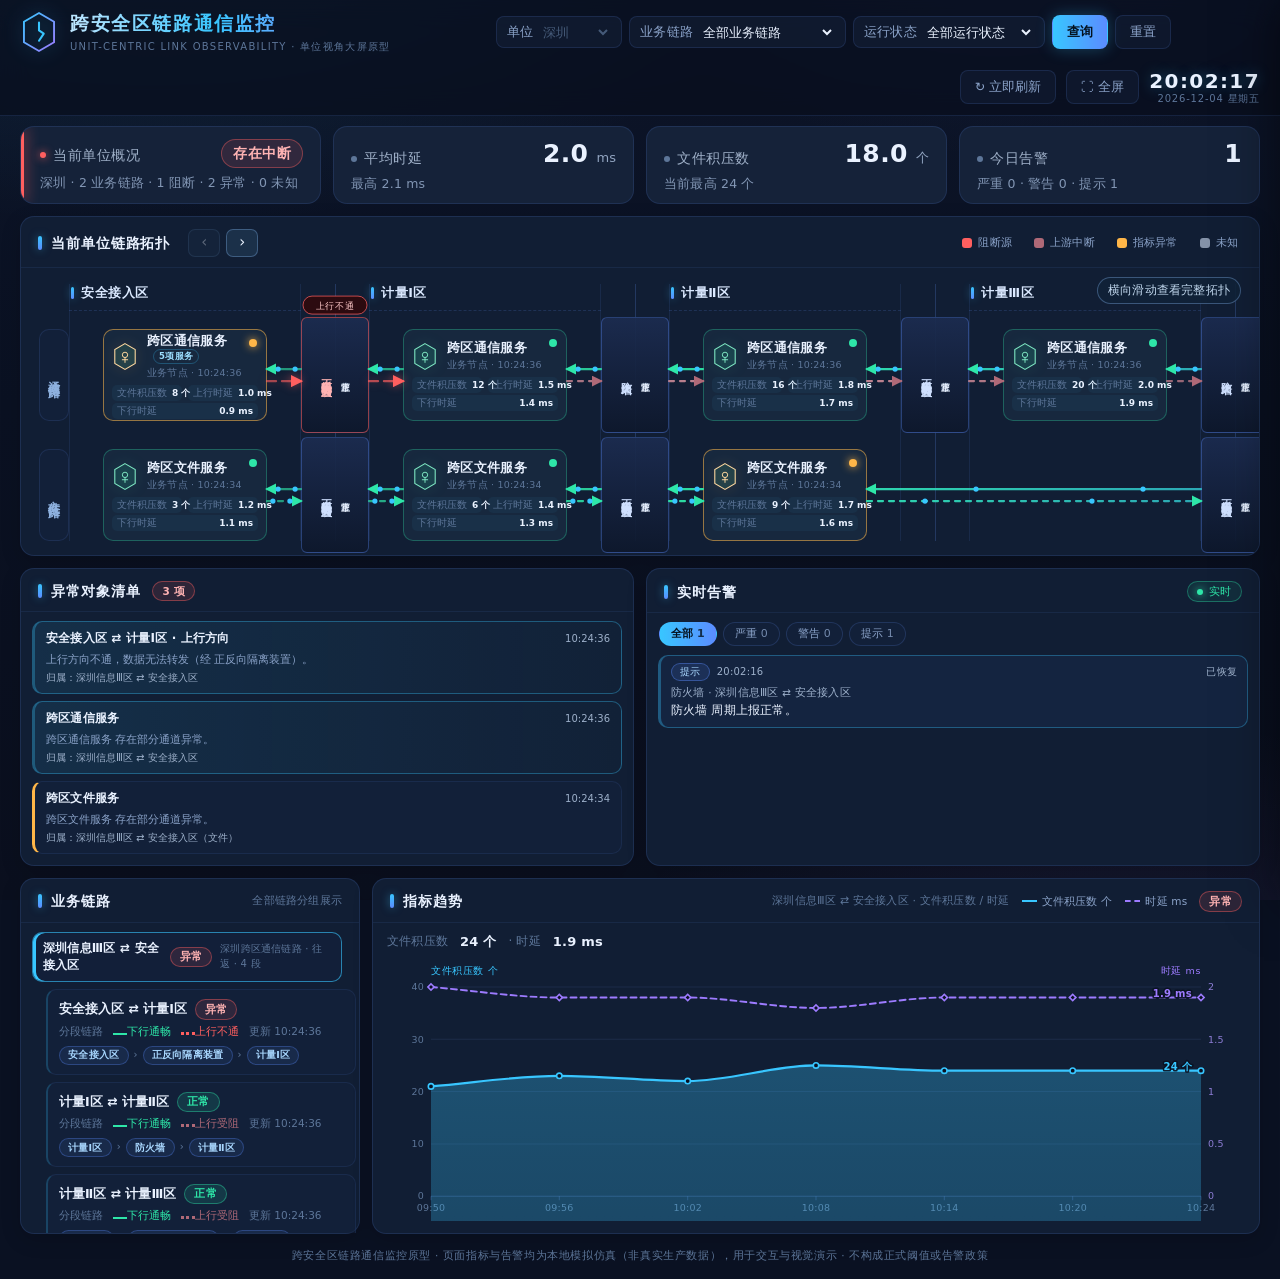
<file: prototype/跨安全区链路监控原型.html>
<!doctype html>
<html lang="zh-CN">
<head>
<meta charset="utf-8">
<meta name="viewport" content="width=device-width,initial-scale=1">
<title>跨安全区链路通信监控 · 单位视角大屏原型</title>
<style>
/* ==========================================================================
   1. 设计令牌
   ========================================================================== */
:root{
  --bg:#0a1122;
  --cyan:#38c6ff; --blue:#5b8cff; --violet:#9d7bff;
  --green:#2ee6a8; --amber:#ffb648; --red:#ff5f5f;
  --text:#eaf2ff; --muted:#8ba3c9; --dim:#5d7699;
  --card:rgba(16,28,52,.78);
  --card-border:rgba(99,150,255,.14);
  --card-hi:rgba(56,198,255,.09);
  /* 业务语义色：与状态一一对应，全站唯一来源 */
  --st-normal:var(--green);
  --st-blocked:var(--red);
  --st-impact:#af6977;
  --st-metric:var(--amber);
  --st-unknown:#8492a8;
  --radius:14px;
  --radius-sm:10px;
  --shadow:0 10px 34px rgba(0,0,0,.35);
}
*{margin:0;padding:0;box-sizing:border-box}
html,body{height:100%}
body{
  font-family:"Segoe UI","PingFang SC","Microsoft YaHei",system-ui,sans-serif;
  font-size:13px;line-height:1.45;
  color:var(--text);background:var(--bg);
  font-variant-numeric:tabular-nums;
  letter-spacing:.2px;
  -webkit-font-smoothing:antialiased;
}
/* 背景：径向光晕 + 网格 */
body::before{
  content:"";position:fixed;inset:0;z-index:-2;
  background:
    radial-gradient(1100px 560px at 12% -12%, rgba(56,198,255,.12), transparent 60%),
    radial-gradient(900px 480px at 88% 112%, rgba(157,123,255,.10), transparent 60%),
    radial-gradient(700px 420px at 78% -8%, rgba(91,140,255,.08), transparent 55%),
    linear-gradient(180deg,#0c1428 0%,#0a1122 45%,#0a0f1e 100%);
}
body::after{
  content:"";position:fixed;inset:0;z-index:-1;pointer-events:none;
  background-image:
    linear-gradient(rgba(120,160,255,.045) 1px,transparent 1px),
    linear-gradient(90deg,rgba(120,160,255,.045) 1px,transparent 1px);
  background-size:46px 46px;
  -webkit-mask-image:radial-gradient(ellipse 90% 80% at 50% 30%,#000 35%,transparent 90%);
          mask-image:radial-gradient(ellipse 90% 80% at 50% 30%,#000 35%,transparent 90%);
}
b,strong{font-weight:700}
button,select{font:inherit;color:inherit}
button{cursor:pointer;border:none;background:none}
::-webkit-scrollbar{width:6px;height:6px}
::-webkit-scrollbar-track{background:transparent}
::-webkit-scrollbar-thumb{background:rgba(99,150,255,.25);border-radius:3px}
::-webkit-scrollbar-thumb:hover{background:rgba(99,150,255,.4)}

/* ==========================================================================
   2. 顶栏
   ========================================================================== */
.topbar{
  position:sticky;top:0;z-index:40;
  display:flex;align-items:center;gap:16px;flex-wrap:wrap;
  min-height:66px;padding:10px 20px;
  background:rgba(9,15,30,.72);
  border-bottom:1px solid var(--card-border);
  backdrop-filter:blur(14px);
}
.brand{display:flex;align-items:center;gap:12px;flex:none}
.logo{width:38px;height:44px;filter:drop-shadow(0 0 10px rgba(56,198,255,.45))}
.brand-txt h1{
  font-size:19px;font-weight:700;letter-spacing:1.6px;white-space:nowrap;
  background:linear-gradient(90deg,#bfe6ff,#38c6ff 45%,#9d7bff);
  -webkit-background-clip:text;background-clip:text;-webkit-text-fill-color:transparent;
}
.brand-txt p{font-size:10px;color:var(--dim);letter-spacing:1.3px;margin-top:2px;white-space:nowrap}
.tb-center{flex:1 1 auto;display:flex;justify-content:center;min-width:0}
.filters{display:flex;gap:7px;align-items:center;flex-wrap:wrap;justify-content:center}
.field{
  display:inline-flex;align-items:center;gap:6px;
  padding:6px 10px;border-radius:8px;
  border:1px solid var(--card-border);background:rgba(20,32,56,.6);
  color:var(--muted);font-size:12.5px;white-space:nowrap;
  transition:border-color .2s,background .2s;
}
.field:hover{border-color:rgba(56,198,255,.4);background:var(--card-hi)}
.field select{
  border:0;outline:0;background:transparent;color:var(--text);
  font-size:12.5px;max-width:136px;cursor:pointer;
}
.field select:disabled{color:var(--dim);cursor:not-allowed}
.field option{background:#10243d;color:var(--text)}
.btn{
  display:inline-flex;align-items:center;gap:7px;
  padding:7px 14px;border-radius:8px;font-size:12.5px;
  color:var(--muted);border:1px solid var(--card-border);
  background:rgba(20,32,56,.55);
  transition:all .2s;user-select:none;white-space:nowrap;
}
.btn:hover{color:var(--text);border-color:rgba(56,198,255,.45);background:var(--card-hi)}
.btn:focus-visible{outline:2px solid var(--cyan);outline-offset:2px}
.btn.primary{
  color:#04121f;font-weight:700;border-color:transparent;
  background:linear-gradient(90deg,var(--cyan),var(--blue));
  box-shadow:0 0 16px rgba(56,198,255,.28);
}
.btn.primary:hover{filter:brightness(1.08)}
.btn.on{color:#a9f5d8;border-color:rgba(46,230,168,.45);background:rgba(46,230,168,.08)}
.tb-right{display:flex;align-items:center;gap:10px;flex:none;margin-left:auto}
.clock{text-align:right;line-height:1.15;min-width:86px}
.clock .ct{font-size:20px;font-weight:700;letter-spacing:1.4px;text-shadow:0 0 14px rgba(56,198,255,.35)}
.clock .cd{font-size:10px;color:var(--dim);letter-spacing:.8px}

/* ==========================================================================
   3. 页面骨架
   ========================================================================== */
.page{padding:10px 20px 8px;display:flex;flex-direction:column;gap:12px}

/* 单位概况状态卡（原「状态横幅 + 统计口径」已并入 KPI 首卡，此行为唯一口径） */
.kpi.status{padding-left:19px}
.kpi.status::after{
  content:"";position:absolute;inset:0 auto 0 0;width:3px;
  border-radius:var(--radius) 0 0 var(--radius);
  background:var(--st-unknown);box-shadow:0 0 14px var(--st-unknown);
}
.kpi.status.danger::after{background:var(--st-blocked);box-shadow:0 0 14px var(--st-blocked)}
.kpi.status.warn::after{background:var(--st-metric);box-shadow:0 0 14px var(--st-metric)}
.kpi.status.ok::after{background:var(--st-normal);box-shadow:0 0 14px var(--st-normal)}

/* KPI 条（4 卡：当前单位概况 + 平均时延 + 链路吞吐量 + 今日告警） */
.kpi-strip{display:grid;grid-template-columns:repeat(4,minmax(0,1fr));gap:12px}
.kpi{
  position:relative;overflow:hidden;
  min-height:72px;padding:12px 17px 11px;border-radius:var(--radius);
  border:1px solid var(--card-border);
  background:linear-gradient(160deg,rgba(19,32,58,.85),rgba(10,18,34,.85));
  box-shadow:0 8px 28px rgba(0,0,0,.3);
  /* 标签与数值同行（原为上下三行），整卡压矮约 33px */
  display:flex;flex-direction:column;justify-content:center;
}
.kpi::before{
  content:"";position:absolute;top:0;left:16px;right:16px;height:1px;
  background:linear-gradient(90deg,transparent,rgba(56,198,255,.55),transparent);
}
.kpi-row{display:flex;align-items:baseline;justify-content:space-between;gap:10px}
/* 首卡状态胶囊：与「异常对象清单」的状态 chip 同族，承载「状态」而非「计数」 */
.kpi-chip{
  font-size:14px;font-weight:700;letter-spacing:.4px;white-space:nowrap;
  padding:3px 11px;border-radius:999px;
  color:#a9b6c8;background:rgba(132,146,168,.12);border:1px solid rgba(132,146,168,.4);
}
.kpi-chip.danger{color:#ffb3b3;background:rgba(255,95,95,.12);border-color:rgba(255,95,95,.4)}
.kpi-chip.warn{color:#ffd9a0;background:rgba(255,182,72,.12);border-color:rgba(255,182,72,.4)}
.kpi-chip.ok{color:#a8f0d4;background:rgba(46,230,168,.12);border-color:rgba(46,230,168,.4)}
.kpi-label{font-size:13.5px;color:#9fb0c8;letter-spacing:.5px;display:flex;align-items:center;gap:7px;white-space:nowrap}
.kpi-label i{width:6px;height:6px;border-radius:50%;flex:none;background:var(--dim)}
.kpi-value{margin-top:0;font-size:25px;font-weight:750;letter-spacing:.4px;line-height:1.2;white-space:nowrap}
.kpi-value .unit{font-size:13px;color:#91a4c0;margin-left:4px;font-weight:500;letter-spacing:0}
.kpi-sub{font-size:12.5px;color:#8296b4;margin-top:6px;line-height:1.4}
.kpi.danger .kpi-label i{background:var(--st-blocked);box-shadow:0 0 8px var(--st-blocked)}
.kpi.danger .kpi-value{color:#ffc9c9}
.kpi.warn .kpi-label i{background:var(--st-metric);box-shadow:0 0 8px var(--st-metric)}
.kpi.warn .kpi-value{color:#ffe0b3}
.kpi.unknown .kpi-label i{background:var(--st-unknown)}
.kpi.ok .kpi-label i{background:var(--st-normal);box-shadow:0 0 8px var(--st-normal)}

/* ==========================================================================
   4. 卡片通用
   ========================================================================== */
.card{
  position:relative;border-radius:var(--radius);
  border:1px solid var(--card-border);
  background:linear-gradient(165deg,rgba(18,31,58,.85),rgba(9,17,33,.9));
  box-shadow:var(--shadow);backdrop-filter:blur(10px);
}
.card::before{
  content:"";position:absolute;top:0;left:0;right:0;height:1px;border-radius:var(--radius) var(--radius) 0 0;
  background:linear-gradient(90deg,rgba(56,198,255,.02),rgba(56,198,255,.5),rgba(157,123,255,.28),rgba(56,198,255,.02));
}
.card-head{
  display:flex;align-items:center;gap:12px;flex-wrap:wrap;
  padding:12px 17px 10px;border-bottom:1px solid rgba(99,150,255,.09);
}
.card-head h2,.card-head h3{
  font-size:14px;font-weight:700;letter-spacing:.9px;
  display:flex;align-items:center;gap:9px;flex:none;
}
.card-head h2::before,.card-head h3::before{
  content:"";width:4px;height:14px;border-radius:2px;
  background:linear-gradient(180deg,var(--cyan),var(--blue));
  box-shadow:0 0 8px rgba(56,198,255,.5);
}
.card-head .right{margin-left:auto;font-size:11px;color:var(--dim);white-space:nowrap}

/* 图例（含悬浮说明） */
.legend{display:flex;align-items:center;gap:14px;flex-wrap:wrap;font-size:11px;color:var(--muted);margin-left:auto}
.legend .lg{display:flex;align-items:center;gap:6px;cursor:help;border-radius:5px;padding:2px 4px;transition:background .18s}
.legend .lg:hover{background:rgba(56,198,255,.1);color:var(--text)}
.legend .lg:focus-visible{outline:2px solid var(--cyan);outline-offset:1px}
.legend .sw{width:10px;height:10px;border-radius:3px;display:inline-block;flex:none}

/* 状态胶囊 */
.chip{
  display:inline-flex;align-items:center;gap:4px;
  font-size:10.5px;font-weight:600;letter-spacing:.3px;
  padding:1.5px 9px;border-radius:999px;white-space:nowrap;
  border:1px solid transparent;
}
.chip.normal{color:var(--st-normal);background:rgba(46,230,168,.12);border-color:rgba(46,230,168,.4)}
.chip.abnormal{color:#ffb3b3;background:rgba(255,95,95,.12);border-color:rgba(255,95,95,.42)}
.chip.unknown{color:#c3cddd;background:rgba(132,146,168,.14);border-color:rgba(132,146,168,.42)}
.chip.partialAbnormal{color:#ffd0a0;background:rgba(255,182,72,.12);border-color:rgba(255,182,72,.42)}
.chip.partialUnknown{color:#bcd4ff;background:rgba(91,140,255,.12);border-color:rgba(91,140,255,.4)}
[data-tip]{cursor:help}

/* ==========================================================================
   5. 主体两栏 / 底栏
   ========================================================================== */
/* 主栏行高由拓扑卡决定；侧栏 contain:size 使其不参与行高计算，避免左栏底部留出空洞 */
/* 外层网格：左列 = 拓扑卡（行 1）+ 底栏（行 2）；右列 = 侧栏（跨两行）。
   侧栏跨两行的目的：实时告警可向下延伸（613px → 约 967px），
   而指标趋势只让出宽度（1048 → 约 680px）、高度不变，页面总高不增。 */
.main-grid{display:grid;grid-template-columns:minmax(0,1fr) 356px;grid-template-rows:auto auto;
  gap:12px;align-items:stretch}
.topology-card{grid-column:1;grid-row:1}
.bottom-grid{grid-column:1;grid-row:2}
.side{grid-column:2;grid-row:1 / span 2}
.side{
  display:grid;grid-template-rows:auto minmax(0,1fr);gap:12px;
  min-width:0;min-height:0;contain:size;
}
.bottom-grid{display:grid;grid-template-columns:340px minmax(0,1fr);gap:12px;align-items:stretch}
/* 底栏两卡等高：列表卡随行高伸展，避免卡内留白 */
.bottom-grid>.card{display:flex;flex-direction:column;min-height:0}

/* ==========================================================================
   6. 拓扑
   ========================================================================== */
.topology-card{overflow:hidden}
.topo{overflow-x:auto;overflow-y:hidden;padding:16px 18px 14px;scroll-behavior:smooth;scrollbar-gutter:stable;overscroll-behavior-inline:contain}
.topo::-webkit-scrollbar{height:9px}
.topo::-webkit-scrollbar-track{background:rgba(56,198,255,.05);border-radius:999px}
.topo::-webkit-scrollbar-thumb{background:linear-gradient(90deg,rgba(56,198,255,.42),rgba(91,140,255,.55));border-radius:999px;border:2px solid rgba(10,17,34,.7)}
.topo-scroll-note{position:absolute;z-index:8;right:18px;top:60px;padding:4px 10px;border-radius:999px;font-size:10.5px;color:#a9d8ff;background:rgba(8,18,36,.9);border:1px solid rgba(56,198,255,.28);pointer-events:none;opacity:.9}
.topo-canvas{position:relative;min-width:1462px}
.edges{position:absolute;inset:0;pointer-events:none;overflow:visible}

/* 链路选择条 */
.lanes{display:flex;flex-wrap:wrap;align-items:center;gap:8px;margin:0}
/* 链路方向线型图例：实线 = 下行，点线 = 上行；颜色复用 --st-* 语义色，不新增颜色 */
/* 链路条内的方向标签组：线型说明（dir:rule）挂在这一组的悬浮提示上，不再常显 */
.lane-dirs{display:inline-flex;align-items:center;gap:9px}
.lane{
  position:relative;overflow:hidden;text-align:left;
  /* 单行紧凑形态（原为上下两行、85.7px 高） */
  display:inline-flex;align-items:center;gap:9px;
  padding:5px 11px;border-radius:var(--radius-sm);
  border:1px solid rgba(99,150,255,.12);background:rgba(20,34,62,.5);
  transition:all .2s;
}
.lane:hover{border-color:rgba(56,198,255,.42);background:rgba(24,40,72,.62)}
.lane.selected{
  border-color:rgba(56,198,255,.6);
  background:linear-gradient(90deg,rgba(56,198,255,.13),rgba(56,198,255,.02));
  box-shadow:inset 3px 0 0 var(--cyan),0 0 18px rgba(56,198,255,.12);
}
.lane.muted{opacity:.45}
.lane-top{display:inline-flex;align-items:center;gap:8px}
.lane-name{font-size:12.5px;font-weight:700;letter-spacing:.3px}
.lane-name em{font-style:normal;color:var(--dim);font-size:10.5px;margin-left:5px;font-weight:400}
.lane-meta{display:inline-flex;align-items:center;gap:9px;margin-top:0;font-size:10.5px;color:var(--dim);flex-wrap:nowrap}
.lane-meta .blk{color:#ffb3b3}

/* 深圳链路行 × 分区列矩阵：
   行 1 列标题 / 行 2 间隔 18px / 行 3 链路 1 / 行 4 间隔 28px / 行 5 链路 2。
   已去除网级层；两条深圳模拟链路各自占一行，节点与装置不共用。
   列 1 层标签 / 2,4,6,8,10 分区 / 3,5,7,9 装置列（本轮仅使用 3/5/7）。
   分区列固定 **232px**、装置列固定 **68px**（装置不再用负边距溢出到分区列里）：
   原先是 1fr 分区列（1920 视口下 264.8px，每列空 50.4px）+ 48px 装置列 + 装置左右各溢出 10px。
   现改为「分区列 232 + 装置列 68」——装置仍**居中于分区列分界线上**（观感不变），
   但占的是自己的列宽，于是画布下限从 1570 降到 1462，1920 视口下不再横向滚动。
   分区列 232 = 卡片 164 + 两侧各 34px，这 34px 正是「卡片 ⇄ 装置」跳线所需长度（D6 阈值 30px）。

   行间距继续用「间隔行」而非统一 row-gap，以保证两条链路的竖向位置稳定。 */
.topo-grid{
  display:grid;
  width:max-content;margin:0 auto;
  grid-template-columns:30px repeat(4, 232px 68px) 232px;
  grid-template-rows:auto 18px 92px 28px 92px;
  /* 列间距为 0，装置由独立列承载；行 3 / 5 分别承载两条独立链路 */
  gap:0;
  align-items:stretch;
}
/* 分区列底板：纯装饰，铺在节点之下，让「一列＝一个分区」显式可见 */
.zone-bg{
  /* 只画竖向分隔线：简图中分区由顶部列标题整体标识，
     整列填色会在网级/跨层等空行留下大片空框 */
  border-left:1px solid rgba(99,150,255,.10);
  border-right:1px solid rgba(99,150,255,.10);
  background:rgba(16,30,54,.22);
}
/* 顶部列标题：分区名整体标识该列，卡片内不再重复分区说明 */
.zone-head{display:flex;align-items:center;gap:7px;padding:0 2px 8px;border-bottom:1px dashed rgba(99,150,255,.16)}
.zone-head b{
  display:inline-flex;align-items:center;gap:7px;
  font-size:12.5px;font-weight:700;letter-spacing:.6px;color:#dbe9ff;white-space:nowrap;
}
.zone-head b::before{
  content:"";width:3px;height:12px;border-radius:2px;
  background:linear-gradient(180deg,var(--cyan),var(--blue));
  box-shadow:0 0 8px rgba(56,198,255,.45);
}
/* （保留样式）网级与深圳之间的横向分割线：置于网级行的行间距中，横跨全宽 */
/* 分割线与跨层装置横条都落在「间隔行 4」（104px）内：
   分割线在间隔行起点下移 68px；横条顶边下移 35px（高 34px）→ 横条底边压过分割线 1px，
   视觉上「压在线上」。上下跳线各 35px（阈值 30px）。
   两者用 align-self:start（原先靠 end + 58px 偏移，那是统一 row-gap 时代的写法）。 */
.layer-divider{
  align-self:start;height:1px;transform:translateY(68px);
  background:linear-gradient(90deg,rgba(99,150,255,0) 0%,rgba(120,170,255,.72) 8%,
    rgba(120,170,255,.72) 92%,rgba(99,150,255,0) 100%);
}
/* 左侧链路标签：纵排居中，与通信/文件链路行分别对齐 */
.boundary-line{justify-self:center;align-self:stretch;width:1px;background:rgba(99,150,255,.22)}
.band{
  align-self:start;transform:translateY(35px);margin:0 14px;
  display:flex;align-items:center;justify-content:center;gap:10px;
  height:34px;border-radius:6px;
  border:1px solid rgba(91,140,255,.34);
  background:linear-gradient(90deg,rgba(28,44,80,.96),rgba(14,24,44,.96));
  transition:all .2s;
}
.band:hover{border-color:var(--blue);box-shadow:0 0 18px rgba(91,140,255,.3)}
.band:focus-visible{outline:2px solid var(--cyan);outline-offset:2px}
.band .band-name{font-size:10.5px;font-weight:700;color:#cfe0ff;white-space:nowrap}
.band .band-metrics{display:flex;gap:9px}
.band .band-metrics em{font-style:normal;font-size:9px;color:var(--dim);white-space:nowrap}
.band .band-metrics b{font-weight:700;color:var(--text)}
.band.is-abnormal{border-color:rgba(255,95,95,.55);animation:blinkBorder .95s infinite}
.band.is-abnormal .band-name{color:#ffb3b3}
/* 上游中断：跨层装置横条同样适用 */
.band.is-impact{border-color:rgba(175,105,119,.5)}
.band.is-impact .band-name{color:#e2b0bd}
.node.dim,.bar.dim,.band.dim{opacity:.4}
.layer-label{
  /* 两条链路分别标注；横排居中，与对应链路行对齐。 */
  display:flex;align-items:center;justify-content:center;
  border-radius:var(--radius-sm);
  border:1px solid rgba(99,150,255,.13);background:rgba(20,34,62,.5);
}
.layer-label span{writing-mode:vertical-rl;white-space:nowrap;letter-spacing:2px;font-size:11.5px;font-weight:700;color:#8fb2e0}
/* 单元格：同格多节点纵向堆叠、顶部对齐，使「第 N 张卡」在相邻列横向对齐 */
.cell{display:flex;flex-direction:column;justify-content:flex-start;align-items:center;gap:9px;min-width:0}
.cell .node{max-width:164px}
.cell .node .node-metrics span{white-space:nowrap}
.cell .node .node-metrics b{font-size:9px}
.cell .empty{font-size:10.5px;color:var(--dim);text-align:center;padding:14px 0}
/* 装置竖条：跨在相邻两列之间；同格多装置纵向堆叠，与同行的卡片一一对齐。
   装置列本身已是 68px（装置宽度），故横向不再需要负边距——负边距会把装置
   挤进分区列、把「卡片 ⇄ 装置」跳线压到 2px。
   上下各 -12px：竖条 116px 比卡片 92px 高 24px，上下各让出 12px 后
   该行轨道高度就等于卡片高度（网级行 104 → 92px），而竖条视觉位置不变。 */
.bar-cell{display:flex;flex-direction:column;justify-content:flex-start;align-items:stretch;gap:9px;
  min-width:0;margin:-12px 0 -12px}
.bar{
  position:relative;height:116px;
  display:flex;align-items:center;justify-content:center;gap:5px;
  padding:6px 4px;border-radius:6px;
  border:1px solid rgba(91,140,255,.34);
  background:linear-gradient(180deg,rgba(28,44,80,.92),rgba(14,24,44,.92));
  transition:all .2s;
}
.bar:hover{border-color:var(--blue);box-shadow:0 0 18px rgba(91,140,255,.3)}
.bar:focus-visible{outline:2px solid var(--cyan);outline-offset:2px}
.bar .bar-name{writing-mode:vertical-rl;letter-spacing:1.2px;font-size:10.5px;font-weight:700;color:#cfe0ff}
.bar .bar-metrics{display:flex;gap:5px}
.bar .bar-metrics em{
  font-style:normal;writing-mode:vertical-rl;letter-spacing:.3px;
  font-size:9px;color:var(--dim);white-space:nowrap;
}
.bar .bar-metrics b{font-weight:700;color:var(--text)}
.bar.is-abnormal{border-color:rgba(255,95,95,.55);animation:blinkBorder .95s infinite}
.bar.is-abnormal .bar-name{color:#ffb3b3}
/* 上游中断：装置竖条同样适用（原先只有 .node.is-impact，装置即使带上该类也没有样式） */
.bar.is-impact{border-color:rgba(175,105,119,.5)}
.bar.is-impact .bar-name{color:#e2b0bd}
/* 聚焦环：装置竖条与横条同样需要（原先只有 .node.focus，装置带上 focus 类也看不见）。
   用 outline 而非 box-shadow —— 异常态用 blinkBorder 动画驱动 box-shadow，用 outline 才不会互相覆盖。 */
.bar.focus,.band.focus{border-color:var(--cyan);outline:2px solid rgba(56,198,255,.55);outline-offset:1px}
.bar.is-unknown{border-color:rgba(132,146,168,.5)}
.bar.is-unknown .bar-name{color:#c3cddd}
.node.device .node-name{font-size:10.5px;padding-right:6px;letter-spacing:.2px}
.node.device{padding-left:8px;padding-right:8px}

/* 原「分区列」（安全一区至四区四列）已由上方「层级行 × 分区列」矩阵取代 */

/* 节点 / 装置卡片
   统一卡片高度：多链路时同一单元格会堆叠多张卡，若服务卡与装置卡高度不同，
   顶部对齐后「第 N 张卡」的中心仍会错位，连线在装置处产生台阶（实测 6px）。
   统一高度 + 顶部对齐后，同一序号的卡片在相邻单元格完全横向对齐。 */
.node{
  position:relative;width:100%;text-align:left;
  height:92px;display:flex;flex-direction:column;justify-content:center;
  padding:7px 8px 6px;border-radius:var(--radius-sm);
  border:1px solid rgba(46,230,168,.3);
  background:linear-gradient(175deg,rgba(24,42,78,.9),rgba(12,22,42,.9));
  box-shadow:inset 0 1px 0 rgba(255,255,255,.05),0 6px 18px rgba(0,0,0,.3);
  transition:transform .2s,box-shadow .25s,border-color .25s;
}
.node:hover{transform:translateY(-3px);border-color:var(--st-normal);box-shadow:0 0 20px rgba(46,230,168,.28)}
.node:focus-visible{outline:2px solid var(--cyan);outline-offset:2px}
.node .statusdot{
  position:absolute;top:9px;right:9px;width:8px;height:8px;border-radius:50%;
  background:var(--st-normal);box-shadow:0 0 8px rgba(46,230,168,.8);animation:pulse 2.2s infinite;
}
.node-top{display:flex;align-items:center;gap:9px}
.node-ic{width:26px;height:29px;flex:none;color:#7fe8c4;filter:drop-shadow(0 0 7px rgba(46,230,168,.3))}
.node-ic svg{width:100%;height:100%;display:block}
.node-name{font-size:12.5px;font-weight:700;letter-spacing:.3px;line-height:1.25;padding-right:12px}
.node-sub{font-size:9.5px;color:var(--dim);margin-top:2px;letter-spacing:.2px}
.node-metrics{display:grid;grid-template-columns:repeat(2,minmax(0,1fr));gap:2px 6px;margin-top:5px}
.node-metrics span{
  display:flex;align-items:baseline;justify-content:space-between;gap:5px;
  font-size:9.5px;color:var(--dim);min-width:0;
  padding:1px 5px;border-radius:5px;background:rgba(56,198,255,.05);
}
/* 指标数为奇数时，末项跨满整行，避免半行留白 */
.node-metrics span:last-child:nth-child(odd){grid-column:1 / -1}
.node-metrics b{color:var(--text);font-size:10px;font-weight:700;white-space:nowrap}
/* 节点状态变体 */
.node.is-abnormal{border-color:rgba(255,95,95,.55);animation:blinkBorder .95s infinite}
.node.is-abnormal .statusdot{background:var(--st-blocked);box-shadow:0 0 10px var(--st-blocked);animation:blink .7s infinite}
.node.is-abnormal .node-ic{color:#ffb3b3;filter:drop-shadow(0 0 8px rgba(255,95,95,.45))}
.node.is-abnormal:hover{border-color:var(--st-blocked);box-shadow:0 0 22px rgba(255,95,95,.3)}
.node.is-partial{border-color:rgba(255,182,72,.55)}
.node.is-partial .statusdot{background:var(--st-metric);box-shadow:0 0 9px var(--st-metric);animation:none}
.node.is-partial .node-ic{color:#ffd9a0;filter:drop-shadow(0 0 7px rgba(255,182,72,.35))}
.node.is-partial:hover{border-color:var(--st-metric);box-shadow:0 0 20px rgba(255,182,72,.25)}
.node.is-impact{border-color:rgba(175,105,119,.5)}
.node.is-impact .statusdot{background:var(--st-impact);box-shadow:0 0 8px var(--st-impact);animation:none}
.node.is-impact .node-ic{color:#e2b0bd}
.node.is-metric{border-color:rgba(255,182,72,.45)}
.node.is-metric .statusdot{background:var(--st-metric);box-shadow:0 0 8px var(--st-metric);animation:none}
.node.is-metric .node-ic{color:#ffd9a0}
.node.is-unknown{border-color:rgba(132,146,168,.45)}
.node.is-unknown .statusdot{background:var(--st-unknown);box-shadow:none;animation:none}
.node.is-unknown .node-ic{color:#c3cddd}
.node.focus{border-color:var(--cyan);box-shadow:0 0 0 1px rgba(56,198,255,.5),0 0 24px rgba(56,198,255,.22)}

/* ==========================================================================
   7. 连接线
   ========================================================================== */
.edge-path{fill:none;stroke-linecap:round;stroke-linejoin:round;transition:opacity .2s}
.edge-path.normal{stroke:url(#g-normal);stroke-width:2.2}
.edge-path.abnormal{stroke:url(#g-abnormal);stroke-width:2.2}
.edge-path.interrupted{stroke:url(#g-fault);stroke-width:2.4;
  animation:dashMove 1s linear infinite, svgBlink .9s infinite}
/* 「受阻」= 该方向自身未故障，但因上游阻断收不到数据（沿用 --st-impact 上游中断语义色）。
   与 interrupted 的区别：不闪烁（不是本段故障），只换色 */
.edge-path.impact{stroke:url(#g-impact);stroke-width:2.1}
.edge-path.unknown{stroke:url(#g-unknown);stroke-width:2}
/* 线型即方向：实线 = 下行，点线 = 上行（与源图图例一致） */
.edge-path.up{stroke-dasharray:5 6}
.edge-path.interrupted.up{stroke-dasharray:9 6}
/* 未选中链路：每跳只画 1 条居中细线；方向信息由链路选择条与分段条目承载 */
.edge-path.solo{stroke-width:1.4;stroke-dasharray:none;opacity:.42}
.edge-path.dim{opacity:.34}
.edge-path.hi{filter:drop-shadow(0 0 7px rgba(56,198,255,.6))}
/* 方向线型图例 / 链路选择条内的线型图元 */
.ll-line{display:inline-block;width:22px;height:0;border-top:2px solid currentColor;flex:none}
.ll-line.up{border-top-style:dotted;border-top-width:3px}
.lane-meta .dirs{display:inline-flex;align-items:center;gap:4px;font-weight:700}
.flow-dot{fill:var(--cyan);filter:drop-shadow(0 0 4px var(--cyan))}
/* 不通徽标：压在斜纹隔离带上，须用实底保证可读（半透明底会被斜纹干扰） */
.edge-badge{fill:rgba(46,10,14,.94);stroke:rgba(255,95,95,.72);stroke-width:1}
.edge-badge-txt{font-size:9px;letter-spacing:.6px;fill:#ffc9c9}

/* ==========================================================================
   8. 侧栏：异常清单 / 实时告警
   ========================================================================== */
.list{padding:9px 11px 11px;display:flex;flex-direction:column;gap:7px}
/* 链路全部通畅时异常清单为空，需给出明确空态而非留白 */
.list-empty{font-size:11px;color:var(--dim);text-align:center;padding:18px 0}
.exception{
  position:relative;width:100%;text-align:left;
  padding:8px 11px;border-radius:var(--radius-sm);
  border:1px solid rgba(99,150,255,.1);background:rgba(20,34,62,.5);
  border-left:3px solid var(--dim);
  transition:all .18s;
}
.exception:hover{border-color:rgba(56,198,255,.4);background:rgba(24,40,72,.62)}
.exception.active{border-color:rgba(56,198,255,.55);background:linear-gradient(90deg,rgba(56,198,255,.1),rgba(56,198,255,.02))}
.exception.critical{border-left-color:var(--st-blocked)}
.exception.warn{border-left-color:var(--st-metric)}
.exception.unknown{border-left-color:var(--st-unknown)}
/* 归属高亮/降噪：清单与告警均为**全量**，不随选中链路过滤（基线 §16.8）。
   属于当前选中链路的条目高亮，其余降噪；但**严重条目始终全亮**，避免降噪掩盖故障。 */
.exception.is-sel{border-color:rgba(56,198,255,.34);
  background:linear-gradient(90deg,rgba(56,198,255,.10),rgba(56,198,255,.02))}
.exception.dim{opacity:.5}
.exception-top{display:flex;align-items:center;gap:8px;justify-content:space-between}
.exception-top b{font-size:12px;letter-spacing:.2px}
.exception-top span{font-size:10px;color:var(--dim);white-space:nowrap}
.exception small{display:block;font-size:11px;color:var(--muted);margin-top:3px;line-height:1.45}
.exception .imp{display:block;font-size:10px;color:var(--dim);margin-top:3px}

.alarm-card{display:flex;flex-direction:column;min-height:0}
.live{
  display:inline-flex;align-items:center;gap:6px;margin-left:auto;
  font-size:10.5px;color:var(--st-normal);letter-spacing:.6px;
  padding:2px 9px;border-radius:999px;
  border:1px solid rgba(46,230,168,.36);background:rgba(46,230,168,.08);
}
.live i{width:6px;height:6px;border-radius:50%;background:var(--st-normal);box-shadow:0 0 8px var(--st-normal);animation:pulse 1.6s infinite}
.live.off{color:var(--dim);border-color:rgba(132,146,168,.3);background:rgba(132,146,168,.08)}
.live.off i{background:var(--dim);box-shadow:none;animation:none}
.afilter{display:flex;gap:6px;flex-wrap:wrap;padding:9px 12px 0}
.fchip{
  font-size:11px;color:var(--muted);
  padding:3px 11px;border-radius:999px;
  border:1px solid rgba(99,150,255,.18);background:rgba(20,34,62,.5);
  transition:all .18s;white-space:nowrap;
}
.fchip:hover{color:var(--text);border-color:rgba(56,198,255,.4)}
.fchip.on{color:#04121f;font-weight:700;border-color:transparent;background:linear-gradient(90deg,var(--cyan),var(--blue))}
.fchip i{font-style:normal;margin-left:4px;opacity:.8}
.alarm-list{
  padding:9px 11px 11px;display:flex;flex-direction:column;gap:7px;
  flex:1 1 auto;min-height:0;overflow-y:auto;
}
.alarm-item{
  border-radius:var(--radius-sm);padding:7px 10px;
  border:1px solid rgba(99,150,255,.1);background:rgba(20,34,62,.5);
  border-left:3px solid var(--dim);
  animation:slideIn .35s ease;
}
.alarm-item.sev-critical{border-left-color:var(--st-blocked)}
.alarm-item.sev-warn{border-left-color:var(--st-metric)}
.alarm-item.sev-info{border-left-color:var(--blue)}
/* 与异常清单同一套归属高亮/降噪规则（严重条目始终全亮） */
.alarm-item.is-sel{border-color:rgba(56,198,255,.34);background:rgba(24,40,72,.66)}
.alarm-item.dim{opacity:.5}
.alarm-top{display:flex;align-items:center;gap:7px}
.sev-chip{font-size:9.5px;padding:1px 8px;border-radius:999px;letter-spacing:.4px;white-space:nowrap}
.sev-chip.critical{color:#ffb3b3;background:rgba(255,95,95,.12);border:1px solid rgba(255,95,95,.4)}
.sev-chip.warn{color:#ffd9a0;background:rgba(255,182,72,.12);border:1px solid rgba(255,182,72,.4)}
.sev-chip.info{color:#a9d8ff;background:rgba(91,140,255,.12);border:1px solid rgba(91,140,255,.4)}
.alarm-time{font-size:10px;color:var(--dim);white-space:nowrap}
.alarm-state{margin-left:auto;font-size:9.5px;color:var(--muted);white-space:nowrap}
.alarm-state.open{color:#ffb3b3}
.alarm-src{font-size:10.5px;color:var(--muted);margin-top:4px}
.alarm-msg{font-size:11.5px;color:var(--text);margin-top:2px;line-height:1.45}
.alarm-empty{font-size:11px;color:var(--dim);text-align:center;padding:18px 0}

/* ==========================================================================
   9. 底栏：业务链路 / 指标趋势
   ========================================================================== */
.path-list{padding:9px 11px 11px;display:flex;flex-direction:column;gap:7px;flex:1 1 auto;min-height:0;overflow-y:auto;scroll-behavior:smooth;scrollbar-gutter:stable;
  /* 必须给上限：卡片高度由内容驱动时，overflow 不会滚动，反而会把底栏顶高
     （多链路后 2 组 + 7 条目曾把底栏从 342px 顶到 911px）。取趋势卡自然高度减去头部 */
  max-height:310px}
.path-item{
  position:relative;width:100%;text-align:left;
  padding:9px 11px;border-radius:var(--radius-sm);
  border:1px solid rgba(99,150,255,.1);background:rgba(20,34,62,.5);
  transition:all .18s;
  /* 条目按内容高度排布；列表整体可滚动，不逐条拉伸 */
  display:flex;flex-direction:column;justify-content:center;flex:0 0 auto;
}
/* 链路分组头：多条链路时按链路分组，组头可点击选中 */
.path-group{
  display:flex;align-items:center;gap:8px;width:100%;text-align:left;
  padding:7px 10px;border-radius:var(--radius-sm);
  border:1px solid rgba(99,150,255,.18);background:rgba(20,34,62,.55);
  transition:all .18s;
}
.path-group:hover{border-color:rgba(56,198,255,.42);background:rgba(24,40,72,.62)}
.path-group.on{border-color:rgba(56,198,255,.6);box-shadow:inset 3px 0 0 var(--cyan)}
.path-group .pg-name{font-size:12px;font-weight:700}
.path-group .pg-meta{margin-left:auto;font-size:10px;color:var(--dim)}
/* 分段条目缩进挂在所属链路下 */
.path-item.is-seg{margin-left:14px;border-left:2px solid rgba(56,198,255,.22)}
.path-item:hover{border-color:rgba(56,198,255,.4);background:rgba(24,40,72,.62)}
.path-item.active{
  border-color:rgba(56,198,255,.55);
  background:linear-gradient(90deg,rgba(56,198,255,.1),rgba(56,198,255,.02));
  box-shadow:inset 3px 0 0 var(--cyan);
}
.path-item .pi-top{display:flex;align-items:center;gap:8px;justify-content:space-between}
.path-item .pi-name{font-size:12.5px;font-weight:700}
.path-item small{display:flex;gap:10px;font-size:10.5px;color:var(--dim);margin-top:4px;flex-wrap:wrap}
.pi-route{display:flex;align-items:center;gap:5px;flex-wrap:wrap;margin-top:7px}
.pi-route b{
  font-size:9.5px;font-weight:600;color:#a9d8ff;letter-spacing:.3px;
  padding:1.5px 8px;border-radius:999px;
  border:1px solid rgba(91,140,255,.3);background:rgba(91,140,255,.09);
}
.pi-route i{font-style:normal;color:var(--dim);font-size:10px}

.chart-card{display:flex;flex-direction:column}
.chart-wrap{position:relative;flex:1;padding:10px 14px 12px;display:flex;flex-direction:column}
.chart-now{font-size:12px;color:var(--dim);margin-bottom:6px;display:flex;align-items:center;gap:12px;flex-wrap:wrap}
.chart-now b{color:var(--text);font-size:13px}
/* SVG 绝对定位：其内在宽高比不得反向决定容器高度，否则会形成"越量越高"的回环 */
.chart-box{position:relative;flex:1;min-height:250px}
.chart-box svg{position:absolute;inset:0;display:block;width:100%;height:100%}
/* 趋势图：按容器真实像素绘制，双轴刻度 + 平滑曲线 + 未知区间底纹 */
.chart-grid{stroke:rgba(120,160,255,.1);stroke-width:1}
.chart-base{stroke:rgba(120,160,255,.24);stroke-width:1}
.chart-ylab{font-size:9.5px;fill:#5d7699;text-anchor:end}
.chart-ylab.r{text-anchor:start;fill:#8f7fd8}
.chart-xlab{font-size:9.5px;fill:#5d7699;text-anchor:middle}
.chart-axlab{font-size:9.5px;letter-spacing:.6px}
.chart-tick{stroke:rgba(120,160,255,.24);stroke-width:1}
.chart-pt{fill:#0a1122;stroke:#38c6ff;stroke-width:1.6}
.chart-pt-lat{fill:#0a1122;stroke:#9d7bff;stroke-width:1.6}
/* 悬停命中环：独立类名，避免与数据点标记混淆（数据点计数必须可判定） */
.chart-hit{fill:rgba(10,17,34,.55);stroke-width:2.2}
.chart-hit.l{stroke:#38c6ff}
.chart-hit.r{stroke:#9d7bff}
.chart-callout{font-size:10px;font-weight:700;letter-spacing:.3px;paint-order:stroke;stroke:rgba(10,17,34,.92);stroke-width:3px;stroke-linejoin:round}
.chart-unk{fill:url(#hUnk)}
.chart-unk-edge{stroke:rgba(132,146,168,.45);stroke-width:1;stroke-dasharray:3 3}
.chart-unk-label{font-size:9.5px;fill:#8492a8;letter-spacing:.6px;text-anchor:middle}
.chart-legend{display:flex;align-items:center;gap:13px;font-size:10.5px;color:var(--muted);white-space:nowrap}
.chart-legend span{display:inline-flex;align-items:center;gap:5px}
.chart-legend i{width:15px;height:0;display:inline-block;border-top-width:2px;border-top-style:solid}
.chart-tip{
  display:none;position:absolute;z-index:6;pointer-events:none;
  font-size:10.5px;line-height:1.6;color:var(--text);
  background:rgba(8,14,28,.95);border:1px solid rgba(56,198,255,.35);
  border-radius:8px;padding:6px 10px;box-shadow:0 6px 18px rgba(0,0,0,.5);
  white-space:nowrap;
}
.chart-tip b{color:var(--cyan)}
.crosshair{stroke:rgba(56,198,255,.45);stroke-width:1;stroke-dasharray:3 3}

/* ==========================================================================
   10. 抽屉
   ========================================================================== */
.overlay{
  position:fixed;inset:0;z-index:60;
  background:rgba(4,8,18,.55);backdrop-filter:blur(3px);
  opacity:0;pointer-events:none;transition:opacity .25s;
}
.overlay.show{opacity:1;pointer-events:auto}
.drawer{
  position:fixed;top:0;right:0;bottom:0;width:396px;max-width:92vw;z-index:70;
  background:linear-gradient(180deg,#0e1830,#0a1122);
  border-left:1px solid rgba(99,150,255,.22);
  box-shadow:-18px 0 50px rgba(0,0,0,.55);
  transform:translateX(105%);
  transition:transform .32s cubic-bezier(.22,.8,.3,1);
  overflow-y:auto;padding-bottom:20px;
}
.drawer.show{transform:translateX(0)}
.drawer.is-composite{width:760px}
.dw-bar{display:flex;align-items:center;justify-content:space-between;padding:15px 18px 11px;border-bottom:1px solid rgba(99,150,255,.12)}
.dw-bar span{font-size:11.5px;color:var(--dim);letter-spacing:1.4px}
.dw-close{font-size:22px;line-height:1;color:var(--muted);padding:0 6px;transition:color .2s}
.dw-close:hover{color:var(--text)}
.dw-head{display:flex;align-items:center;gap:12px;padding:16px 18px 13px}
.dw-ic{
  width:50px;height:52px;flex:none;display:grid;place-items:center;border-radius:12px;
  background:rgba(56,198,255,.08);border:1px solid rgba(56,198,255,.3);color:#7fe8c4;
}
.dw-ic svg{width:32px;height:36px}
.dw-title{font-size:16px;font-weight:700;letter-spacing:.4px}
.dw-sub{font-size:11px;color:var(--dim);margin-top:3px}
.dw-flow{
  margin:0 18px 4px;padding:8px 12px;border-radius:var(--radius-sm);
  font-size:12px;border:1px solid var(--card-border);background:rgba(20,34,62,.5);
}
.dw-flow.source{border-color:rgba(255,95,95,.42);background:rgba(255,95,95,.08);color:#ffc9c9}
.dw-flow.impact{border-color:rgba(175,105,119,.45);background:rgba(175,105,119,.12);color:#e2b0bd}
.dw-flow.metric{border-color:rgba(255,182,72,.4);background:rgba(255,182,72,.08);color:#ffe0b3}
.dw-flow.unknown{border-color:rgba(132,146,168,.42);background:rgba(132,146,168,.1);color:#c3cddd}
.dw-flow.ok{border-color:rgba(46,230,168,.4);background:rgba(46,230,168,.08);color:#a9f5d8}
.dw-sec{font-size:11.5px;font-weight:700;color:var(--cyan);letter-spacing:.9px;padding:13px 18px 7px}
.dw-sec::before{content:"— ";color:var(--dim)}
.dw-tbl{width:calc(100% - 36px);margin:0 18px;border-collapse:collapse;font-size:12px}
.dw-tbl td{padding:6px 0;border-bottom:1px dashed rgba(99,150,255,.12);vertical-align:top}
.dw-tbl td:first-child{color:var(--dim);width:86px}
.dw-tbl td:last-child{text-align:right}
.dw-kv{display:grid;grid-template-columns:repeat(3,minmax(0,1fr));gap:7px;padding:0 18px}
.dw-kv div{
  min-width:0;display:flex;flex-direction:column;align-items:flex-start;justify-content:center;gap:3px;
  padding:6px 10px;border-radius:var(--radius-sm);
  border:1px solid var(--card-border);background:rgba(20,34,62,.45);font-size:11.5px;
}
.dw-kv span{color:var(--dim);font-size:10.5px;white-space:nowrap}
.dw-kv b{font-size:12.5px;white-space:nowrap}
.dw-channels{width:calc(100% - 36px);margin:0 18px;border-collapse:separate;border-spacing:0;font-size:10.5px;overflow:hidden;border:1px solid var(--card-border);border-radius:var(--radius-sm)}
.dw-channels th,.dw-channels td{padding:7px 6px;border-bottom:1px solid rgba(99,150,255,.12);text-align:left;white-space:nowrap}
.dw-channels th{color:var(--dim);font-weight:600;background:rgba(20,34,62,.72)}
.dw-channels td{color:var(--text);background:rgba(20,34,62,.38)}
.dw-channels tr:last-child td{border-bottom:0}
.ch-state{font-weight:700}
.ch-state.normal{color:var(--st-normal)}
.ch-state.abnormal{color:var(--st-blocked)}
.ch-state.unknown{color:var(--st-unknown)}
.svc-map-scroll{margin:0 18px;overflow-x:auto;border:1px solid var(--card-border);border-radius:var(--radius-sm);background:rgba(12,24,44,.55)}
.svc-map{min-width:680px;display:grid;grid-template-columns:134px 28px 134px 34px 145px 34px 134px;grid-template-rows:64px 64px 64px;align-items:center;justify-content:center;padding:12px 10px}
.svc-node{position:relative;min-width:0;height:62px;padding:8px 10px;text-align:left;border:1px solid rgba(99,150,255,.34);border-radius:9px;background:#17283e;color:var(--text);transition:border-color .18s,background .18s,box-shadow .18s}
.svc-node:hover,.svc-node.active{border-color:var(--cyan);background:#1a3048;box-shadow:0 0 0 1px rgba(56,198,255,.2)}
.svc-node .svc-dot{position:absolute;top:8px;right:8px;width:7px;height:7px;border-radius:50%;background:var(--st-normal)}
.svc-node.partialAbnormal .svc-dot{background:var(--st-metric)}
.svc-node.abnormal .svc-dot{background:var(--st-blocked)}
.svc-node.unknown .svc-dot,.svc-node.partialUnknown .svc-dot{background:var(--st-unknown)}
.svc-node b{display:block;padding-right:10px;font-size:11.5px;white-space:nowrap;overflow:hidden;text-overflow:ellipsis}
.svc-node small{display:block;margin-top:5px;color:var(--dim);font-size:9.5px;white-space:nowrap}
.svc-schedule{grid-column:1;grid-row:2}
.svc-arrow-a{grid-column:2;grid-row:2}
.svc-ferry{grid-column:3;grid-row:2}
.svc-branch-up{grid-column:4;grid-row:1}
.svc-branch-down{grid-column:4;grid-row:3}
.svc-das-pull{grid-column:5;grid-row:1}
.svc-das-report{grid-column:5;grid-row:3}
.svc-arrow-pull{grid-column:6;grid-row:1}
.svc-arrow-report{grid-column:6;grid-row:3}
.svc-kafka{grid-column:7;grid-row:2}
.svc-arrow{color:var(--cyan);font-size:19px;font-weight:700;text-align:center;opacity:.85}
.svc-directions{display:flex;gap:8px;padding:0 18px 8px}
.svc-directions span{flex:1;padding:6px 9px;border:1px solid var(--card-border);border-radius:7px;background:rgba(20,34,62,.45);font-size:10.5px;color:var(--muted)}
.svc-directions b{float:right;color:var(--text)}
.svc-detail{margin:8px 18px 0;padding:11px 12px;border:1px solid rgba(99,150,255,.25);border-radius:var(--radius-sm);background:rgba(20,34,62,.45)}
.das-metrics{margin-top:0}
.das-metrics .svc-groups{grid-template-columns:1fr}
.svc-detail-head{display:flex;align-items:center;justify-content:space-between;gap:10px;margin-bottom:9px}
.svc-detail-head b{font-size:13px}
.svc-detail-head span{font-size:10px;color:var(--dim)}
.svc-groups{display:grid;grid-template-columns:repeat(2,minmax(0,1fr));gap:8px}
.svc-group{min-width:0;padding:8px 9px;border:1px solid rgba(99,150,255,.16);border-radius:7px;background:rgba(12,24,44,.55)}
.svc-group h4{margin:0 0 7px;font-size:11px;color:#bcd4ff}
.svc-values{display:grid;grid-template-columns:repeat(3,minmax(0,1fr));gap:5px}
.svc-values div{min-width:0}
.svc-values span{display:block;font-size:9.5px;color:var(--dim);white-space:nowrap}
.svc-values b{display:block;margin-top:2px;font-size:12px;white-space:nowrap}
.svc-values .fail b{color:#ffb3b3}
.svc-rule{margin-top:8px;font-size:10px;color:var(--dim);line-height:1.5}
.svc-kafka-table{width:100%;border-collapse:collapse;font-size:10.5px}
.svc-kafka-table th,.svc-kafka-table td{padding:6px 7px;text-align:left;border-bottom:1px solid rgba(99,150,255,.12)}
.svc-kafka-table th{color:var(--dim);font-weight:600}
.svc-kafka-table td:last-child,.svc-kafka-table th:last-child{text-align:right}
.svc-kafka-table tr:last-child td{border-bottom:0}
.composite-tag{display:inline-flex;align-items:center;margin-left:6px;padding:1px 5px;border-radius:999px;border:1px solid rgba(56,198,255,.28);color:#9ddfff;font-size:8.5px;font-weight:600;vertical-align:1px}
.dw-rel{display:flex;flex-direction:column;gap:6px;padding:0 18px}
.dw-rel div{
  display:flex;align-items:center;gap:8px;justify-content:space-between;
  padding:7px 10px;border-radius:var(--radius-sm);font-size:11.5px;
  border:1px solid var(--card-border);background:rgba(20,34,62,.45);
}
.dw-rel .dw-dirs{display:inline-flex;gap:10px;flex:none}
.dw-rel .dw-dirs em{font-style:normal;font-weight:700;font-size:11px}
.dw-note{
  margin:14px 18px 0;padding:9px 12px;border-radius:var(--radius-sm);
  font-size:10.5px;color:var(--dim);line-height:1.55;
  border:1px dashed rgba(99,150,255,.2);background:rgba(20,34,62,.35);
}

/* ==========================================================================
   11. 悬浮说明 / Toast / 页脚
   ========================================================================== */
.tooltip{
  position:fixed;z-index:90;max-width:290px;pointer-events:none;
  font-size:11.5px;line-height:1.6;color:var(--text);
  padding:8px 12px;border-radius:9px;
  border:1px solid rgba(56,198,255,.4);
  background:rgba(8,14,28,.97);
  box-shadow:0 12px 32px rgba(0,0,0,.6);
  opacity:0;transform:translateY(4px);transition:opacity .16s,transform .16s;
}
.tooltip.show{opacity:1;transform:none}
.tooltip b{display:block;color:var(--cyan);font-size:11px;letter-spacing:.6px;margin-bottom:3px}
.toast{
  position:fixed;left:50%;bottom:30px;z-index:95;
  transform:translate(-50%,20px);
  font-size:12.5px;padding:9px 20px;border-radius:999px;
  border:1px solid rgba(56,198,255,.4);background:rgba(10,18,36,.96);
  box-shadow:0 10px 30px rgba(0,0,0,.5);
  opacity:0;pointer-events:none;transition:all .3s;white-space:nowrap;
}
.toast.show{opacity:1;transform:translate(-50%,0)}
footer{
  padding:2px 20px 8px;font-size:10.5px;color:var(--dim);
  letter-spacing:.6px;text-align:center;
}

/* ==========================================================================
   12. 动画
   ========================================================================== */
@keyframes pulse{0%,100%{opacity:1}50%{opacity:.35}}
@keyframes blink{0%,100%{opacity:1}50%{opacity:.25}}
/* 中断方向线闪烁：原始版 .edge.interrupted 用 svgBlink，重构为 .edge-path 时丢失，2026-09-22 补回
   （TIPS legend:blocked 一直写着「红色闪烁定位」，此前实现与文案脱节） */
@keyframes svgBlink{0%,100%{opacity:1}50%{opacity:.28}}
@keyframes blinkBorder{0%,100%{box-shadow:0 0 6px rgba(255,95,95,.22)}50%{box-shadow:0 0 20px rgba(255,95,95,.55)}}
@keyframes slideIn{from{opacity:0;transform:translateY(-6px)}to{opacity:1;transform:none}}
@keyframes dashMove{to{stroke-dashoffset:-30}}
body.paused *{animation-play-state:paused !important}

/* ==========================================================================
   13. 响应式
   ========================================================================== */
@media (max-width:1360px){
  .main-grid{grid-template-columns:minmax(0,1fr);grid-template-rows:none}
  /* 单栏堆叠时取消显式网格定位，否则侧栏会占满两行 */
  .topology-card,.bottom-grid,.side{grid-column:1;grid-row:auto}
  /* 单栏堆叠时侧栏不再需要跟随主栏高度，恢复内容自适应 */
  .side{display:flex;flex-direction:row;flex-wrap:wrap;contain:none;grid-template-rows:none}
  .side>.card{flex:1 1 320px}
  .alarm-list{max-height:352px}
}
@media (max-width:1180px){
  /* KPI 4 卡：窄屏降为 2 列（2+2 均衡）。若降 3 列会排成 3+1，第 4 张成孤卡 */
  .kpi-strip{grid-template-columns:repeat(2,minmax(0,1fr))}
  .bottom-grid{grid-template-columns:minmax(0,1fr)}
  .tb-center{order:3;flex-basis:100%}
  .filters{justify-content:flex-start}
}
@media (max-width:860px){
  .page{padding:12px 12px 8px}
  .topbar{padding:10px 12px}
  /* 原此处还有三条规则已失效，2026-09-22 清理：
     · .kpi-strip 降 2 列 —— 与 ≤1180 断点重复，已上移
     · .regions 的 grid-template-columns —— .regions 类在「层级行 × 分区列」矩阵改造后已不存在（grep 0 处）
     · .lanes 的 grid-template-columns —— .lanes 已改为 display:flex（第 252 行），网格属性对它无效 */
  .brand-txt h1{font-size:16px}
  .clock .ct{font-size:17px}
}

/* 大屏展示：减少常态装饰，把空间与对比度留给拓扑、状态和指标。 */
body::after{display:none}
.card{background:#111e34;box-shadow:0 6px 20px rgba(0,0,0,.16);backdrop-filter:none}
.card::before,.kpi::before{display:none}
.kpi{background:#152239;box-shadow:none}
.node{background:#17283e;box-shadow:none}
.node .statusdot{animation:none;box-shadow:none}
.node.focus{box-shadow:0 0 0 2px rgba(56,198,255,.45)}
.edge-path.hi,.flow-dot{filter:none}
.edge-path.interrupted.hi{filter:drop-shadow(0 0 4px rgba(255,95,95,.55))}
.zone-bg{background:rgba(20,34,54,.14)}
.topo-nav{display:flex;gap:6px;margin-left:6px}
.topo-nav[hidden]{display:none}
.topo-nav button{min-width:32px;height:28px;padding:0 8px;border:1px solid rgba(120,165,220,.38);border-radius:7px;background:#1b3049;color:#eaf2ff;font-size:15px}
.topo-nav button:disabled{opacity:.35;cursor:default}
.topo-nav button:focus-visible{outline:2px solid var(--cyan);outline-offset:2px}
.topo-scroll-note{font-size:12px;color:#d2e9ff;background:#102238;border-color:rgba(120,165,220,.45)}
.alarm-time,.alarm-state,.alarm-src,.exception-top span,.exception .imp{color:#9db0ca}
.alarm-msg,.exception small{line-height:1.55}

@media (min-width:1600px){
  .page{height:calc(100vh - 66px);min-height:0}
  .main-grid{flex:1;min-height:0;overflow:hidden;grid-template-rows:minmax(335px,.95fr) minmax(320px,1.05fr)}
  .topology-card,.bottom-grid,.chart-card{min-height:0}
  .topology-card{display:flex;flex-direction:column}
  .topo{flex:1;min-height:0;display:flex;align-items:center}
  .topo-canvas{flex:none;width:100%}
  .path-list{max-height:100%}
  .card-head h2,.card-head h3{font-size:16px}
  .legend{font-size:12.5px}
  .zone-head b{font-size:18px}
  .node-name{font-size:15px;letter-spacing:0}
  .node-ic{width:22px;height:25px}
  .node-top{gap:6px}
  .node-sub{display:none}
  .node-metrics{grid-template-columns:1fr;gap:0;margin-top:3px}
  .node-metrics span{background:none;padding:0 2px;font-size:12px;line-height:16px;color:#afc1d9}
  .node-metrics b,.cell .node .node-metrics b{font-size:12px}
  .bar{background:#1c2c43;flex-direction:column;gap:3px;padding:5px 3px}
  .bar .bar-name{writing-mode:horizontal-tb;max-width:60px;text-align:center;line-height:1.15;letter-spacing:0;font-size:12px}
  .bar .bar-metrics{display:flex;flex-direction:column;gap:1px;width:100%}
  .bar .bar-metrics em{display:flex;justify-content:space-between;gap:2px;writing-mode:horizontal-tb;letter-spacing:0;font-size:10.5px;line-height:15px;color:#afc1d9}
  .bar .bar-metrics b{font-size:10.5px}
  .exception-top b,.alarm-msg{font-size:14.5px}
  .exception small,.alarm-src{font-size:13px}
  .alarm-time,.alarm-state,.exception-top span{font-size:12px}
  .path-group .pg-name,.path-item .pi-name{font-size:13.5px}
  .path-item small{font-size:12px}
  .chart-ylab,.chart-ylab.r,.chart-xlab,.chart-axlab{font-size:12px}
}
@media (min-width:2560px){
  body{zoom:1.25}
  .page{height:calc(80vh - 66px)}
}
@media (min-width:3500px){
  body{zoom:1.6}
  .page{height:calc(62.5vh - 66px)}
}
@media (prefers-reduced-motion:reduce){
  *,*::before,*::after{animation-duration:.01ms!important;animation-iteration-count:1!important;scroll-behavior:auto!important}
}
</style>
</head>
<body>

<!-- ======================= 顶栏 ======================= -->
<header class="topbar">
  <div class="brand">
    <svg class="logo" viewBox="0 0 48 54" fill="none" aria-hidden="true">
      <defs><linearGradient id="lgLogo" x1="0" y1="0" x2="1" y2="1">
        <stop offset="0" stop-color="#38c6ff"/><stop offset="1" stop-color="#9d7bff"/>
      </linearGradient></defs>
      <path d="M24 3 L43 14 V40 L24 51 L5 40 V14 Z" stroke="url(#lgLogo)" stroke-width="2.4"/>
      <path d="M24 15 v10 l6 4 -6 9" stroke="#38c6ff" stroke-width="2.6" stroke-linecap="round" stroke-linejoin="round" fill="none"/>
    </svg>
    <div class="brand-txt">
      <h1>跨安全区链路通信监控</h1>
      <p>UNIT-CENTRIC LINK OBSERVABILITY · 单位视角大屏原型</p>
    </div>
  </div>

  <div class="tb-center">
    <div class="filters">
      <label class="field">单位 <select id="unit"></select></label>
      <label class="field">业务链路 <select id="path"></select></label>
      <label class="field">运行状态 <select id="status"></select></label>
      <button class="btn primary" id="query">查询</button>
      <button class="btn" id="reset">重置</button>
    </div>
  </div>

  <div class="tb-right">
    <button class="btn" id="refresh" title="立即刷新当前拓扑、指标与告警视图">↻ 立即刷新</button>
    <button class="btn" id="full" title="全屏 / 退出全屏">⛶ 全屏</button>
    <div class="clock">
      <div class="ct" id="clock">--:--:--</div>
      <div class="cd" id="date">--</div>
    </div>
  </div>
</header>

<main class="page">
  <!-- ======================= KPI（含单位概况状态卡，口径唯一） ======================= -->
  <section class="kpi-strip" id="kpis"></section>

  <!-- ======================= 拓扑 + 侧栏 ======================= -->
  <section class="main-grid">
    <section class="card topology-card">
      <!-- 卡头收纳「链路选择条 + 状态图例」：省掉卡内独立的 86px 选择条与 15px 图例行。
           线型说明（实线=下行 / 点线=上行）按 2026-09-22 要求移除常显，
           改为挂在链路条方向标签组上，悬浮/聚焦即可查看（见 laneHtml 的 data-tip="dir:rule"）。 -->
      <div class="card-head">
        <h2>当前单位链路拓扑</h2>
        <div class="topo-nav" id="topoNav" hidden aria-label="拓扑横向导航">
          <button id="topoPrev" type="button" aria-label="向左查看拓扑">‹</button>
          <button id="topoNext" type="button" aria-label="向右查看拓扑">›</button>
        </div>
        <!-- 链路选择暂时停用：拓扑默认同时展开全部链路。保留容器便于后续恢复。 -->
        <div class="lanes" id="lanes" hidden></div>
        <div class="legend">
          <span class="lg" tabindex="0" data-tip="legend:blocked"><i class="sw" style="background:var(--st-blocked)"></i>阻断源</span>
          <span class="lg" tabindex="0" data-tip="legend:impact"><i class="sw" style="background:var(--st-impact)"></i>上游中断</span>
          <span class="lg" tabindex="0" data-tip="legend:metric"><i class="sw" style="background:var(--st-metric)"></i>指标异常</span>
          <span class="lg" tabindex="0" data-tip="legend:unknown"><i class="sw" style="background:var(--st-unknown)"></i>未知</span>
        </div>
      </div>
      <div class="topo-scroll-note" id="topoScrollNote">横向滑动查看完整拓扑</div>
      <div class="topo" id="topo">
        <div class="topo-canvas" id="topoCanvas">
          <!-- 深圳双链路行 × 分区列矩阵：层标签列 + 分区列 + 两组独立装置竖条 -->
          <div class="topo-grid" id="topoGrid"></div>
          <!-- 连线置于最末：须压在分区底色之上才可见 -->
          <svg class="edges" id="edges" xmlns:xlink="http://www.w3.org/1999/xlink" aria-hidden="true"></svg>
        </div>
      </div>
    </section>

    <aside class="side">
      <!-- 异常对象清单：全量口径，不随选中链路过滤；选中链路的条目高亮（见 .exception.is-sel） -->
      <section class="card">
        <div class="card-head">
          <h3 data-tip="exc:scope">异常对象清单</h3>
          <!-- 计数徽标：颜色由计数驱动（在 renderSide 中设置），不硬编码为告警色 -->
          <span class="chip" id="exceptionCount"></span>
        </div>
        <div class="list" id="exceptions"></div>
      </section>

      <!-- 实时告警：全量消息流，不随选中链路过滤；选中链路的条目高亮 -->
      <section class="card alarm-card">
        <div class="card-head">
          <h3 data-tip="alarm:scope">实时告警</h3>
          <span class="live" id="liveFlag"><i></i>实时</span>
        </div>
        <div class="afilter" id="afilter"></div>
        <div class="alarm-list" id="alarmList"></div>
      </section>
    </aside>

    <!-- ======================= 底栏（与拓扑卡同列；右侧栏跨两行） ======================= -->
    <section class="bottom-grid">
      <section class="card">
        <div class="card-head">
          <h3>业务链路</h3>
          <span class="right" data-tip="pathlist:scope">全部链路分组展示</span>
        </div>
        <div class="path-list" id="pathList"></div>
      </section>

      <section class="card chart-card">
        <div class="card-head">
          <h3>指标趋势</h3>
          <span class="right" id="chartTitle">—</span>
          <span class="chart-legend" id="chartLegend"></span>
          <span class="chip" id="chartStatus">—</span>
        </div>
        <div class="chart-wrap">
          <div class="chart-now" id="chartNow"></div>
          <div class="chart-box" id="chartBox">
            <svg id="chart" viewBox="0 0 600 180" preserveAspectRatio="none" role="img" aria-label="文件积压数与时延趋势"></svg>
            <div class="chart-tip" id="chartTip"></div>
          </div>
        </div>
      </section>
    </section>
  </section>

  <footer>跨安全区链路通信监控原型 · 页面指标与告警均为本地模拟仿真（非真实生产数据），用于交互与视觉演示 · 不构成正式阈值或告警政策</footer>
</main>

<!-- ======================= 抽屉 / 浮层 ======================= -->
<div class="overlay" id="overlay"></div>
<aside class="drawer" id="drawer" role="dialog" aria-modal="true" aria-label="对象详情">
  <div class="dw-bar"><span>对象详情</span><button class="dw-close" id="close" aria-label="关闭">×</button></div>
  <div id="drawerBody"></div>
</aside>

<div class="tooltip" id="tooltip" role="tooltip"></div>
<div class="toast" id="toast" role="status" aria-live="polite"></div>

<script>
(() => {
'use strict';

/* ==========================================================================
   工具
   ========================================================================== */
const $  = s => document.querySelector(s);
const $$ = s => Array.from(document.querySelectorAll(s));
const pad = n => String(n).padStart(2, '0');
const STATUS = {normal:'正常', abnormal:'异常', unknown:'未知', partialAbnormal:'部分异常', partialUnknown:'部分未知'};
const CHANNEL_STATUS = {normal:'正常', abnormal:'异常', unknown:'未知'};

/* ==========================================================================
   数据模型
   当前承载两条完全独立的深圳模拟链路：
      p-full 深圳信息Ⅲ区 ⇄ 安全接入区（c9 至 c4）
      p-file 深圳信息Ⅲ区 ⇄ 安全接入区（文件，c10 至 c5）
   通信链路 5 个业务节点、4 个装置；文件链路 4 个业务节点、3 个装置，不复用 Node / Edge / 装置。
   拓扑为「深圳链路行 × 分区列」矩阵（5 行 × 10 列）：
     · 行 = 列标题 / 间隔 / 链路 1 / 间隔 / 链路 2；
    · 列 = 5 个分区列（安全接入区 / 计量Ⅰ区 / 计量Ⅱ区 / 计量Ⅲ区 / 信息Ⅲ区）
       + 装置列；文件链路跳过计量Ⅲ区；
     · 两组隔离装置分行落在分区列的分界线上；
    · 两条独立链路均延伸至信息Ⅲ区，各自拥有独立节点与装置。
   交付件样例含一条异常链路：sg1 上行不通（仅 p-full 使用），
     故 p-full 异常、p-file 正常，用于演示红色断线、不通徽标与告警。
   指标与状态仍为本地固定样例，不构成正式阈值或告警政策。
   ========================================================================== */
const D = {
  units:[{id:'sz',name:'深圳',readonly:true}],
  objects:[{id:'comm',name:'跨区通信服务'},{id:'file',name:'跨区文件传输服务'}],

  /* 链路名称各自对齐对应行，取代原来的合并「深圳」层标签。 */
  layers:[
    {id:'comm', name:'通信链路', row:3},
    {id:'file', name:'文件链路', row:5}
  ],
  /* 列 = 分区（顶部列标题）。col 为网格列号：
     1 层标签 · 2/4/6/8/10 分区（安全接入区 / 计量Ⅰ区 / 计量Ⅱ区 / 计量Ⅲ区 / 信息Ⅲ区）；
     3/5/7/9 为通信装置列，文件链路跨过计量Ⅲ区。 */
  zones:[
    {id:'z1a', name:'安全接入区', col:2},
    {id:'z1b', name:'计量Ⅰ区',   col:4},
    {id:'z2',  name:'计量Ⅱ区',   col:6},
    {id:'z3',  name:'计量Ⅲ区',   col:8},
    {id:'z4',  name:'信息Ⅲ区',   col:10}
  ],
  /* 通信链路 4 个装置，文件链路 3 个装置，分别落在 row 3 / 5，不复用。 */
  bars:[
    {id:'isoA',   col:3, row:3}, {id:'iso12',  col:5, row:3}, {id:'iso23',  col:7, row:3}, {id:'iso34', col:9, row:3},
    {id:'isoB',   col:3, row:5}, {id:'isoB12', col:5, row:5}, {id:'isoB34', col:9, row:5}
  ],
  bands:[],

  /* 节点不再硬编码 flow：由 deriveFlows() 从分段方向状态派生
     （故障源 = 不通方向所经的装置；上游中断 = 断点上游侧收不到数据的端点与装置）。
     status 仍为样例数据；本链路的异常由 segments 里的 sg1.up='interrupted' 承载。 */
  nodes:[
    /* ── 深圳链路 1（row 3） ── */
    {id:'c4',name:'跨区通信服务',kind:'service',zone:'z1a',layer:'edge',loc:'安全接入区 · 深圳',status:'normal',updated:'10:24:36',
     m:{文件积压数:'8 个',上行时延:'1.0 ms',下行时延:'0.9 ms'},channels:[{name:'通信主通道',endpoint:'192.0.2.14:7001',up:'normal',down:'normal'},{name:'通信备用通道',endpoint:'192.0.2.14:7002',up:'normal',down:'normal'}],note:'安全接入区侧跨区通信服务；至计量Ⅰ区的上行方向不通（sg1 上行），下行正常。'},
    {id:'c1',name:'跨区通信服务',kind:'service',zone:'z1b',layer:'edge',loc:'计量Ⅰ区 · 深圳',status:'normal',updated:'10:24:36',
     m:{文件积压数:'12 个',上行时延:'1.5 ms',下行时延:'1.4 ms'},dasMetrics:[{name:'文件上报',total:112,success:111,fail:1},{name:'文件拉取',total:108,success:108,fail:0}],channels:[{name:'通信主通道',endpoint:'192.0.2.21:7001',up:'normal',down:'normal'},{name:'通信备用通道',endpoint:'192.0.2.21:7002',up:'normal',down:'normal'}],note:'计量Ⅰ区侧跨区通信服务；来自安全接入区的上行方向不通（sg1 上行），下行正常。'},
    {id:'c2',name:'跨区通信服务',kind:'service',zone:'z2',layer:'edge',loc:'计量Ⅱ区 · 深圳',status:'normal',updated:'10:24:36',
     m:{文件积压数:'16 个',上行时延:'1.8 ms',下行时延:'1.7 ms'},dasMetrics:[{name:'文件上报',total:124,success:122,fail:2},{name:'文件拉取',total:118,success:117,fail:1}],channels:[{name:'通信主通道',endpoint:'192.0.2.22:7001',up:'normal',down:'normal'},{name:'通信备用通道',endpoint:'192.0.2.22:7002',up:'normal',down:'normal'}],note:'计量Ⅱ区侧跨区通信服务，上下行均通畅。'},
    {id:'c3',name:'跨区通信服务',kind:'service',zone:'z3',layer:'edge',loc:'计量Ⅲ区 · 深圳',status:'normal',updated:'10:24:36',
     m:{文件积压数:'20 个',上行时延:'2.0 ms',下行时延:'1.9 ms'},dasMetrics:[{name:'文件上报',total:136,success:135,fail:1},{name:'文件拉取',total:129,success:127,fail:2}],channels:[{name:'通信主通道',endpoint:'192.0.2.23:7001',up:'normal',down:'normal'},{name:'通信备用通道',endpoint:'192.0.2.23:7002',up:'normal',down:'normal'}],note:'计量Ⅲ区侧跨区通信服务，上下行均通畅。'},
    {id:'c9',name:'跨区通信服务',kind:'service',zone:'z4',layer:'edge',loc:'信息Ⅲ区 · 深圳',status:'normal',updated:'10:24:36',
     m:{文件积压数:'24 个',上行时延:'2.3 ms',下行时延:'2.2 ms'},channels:[{name:'通信主通道',endpoint:'192.0.2.24:7001',up:'normal',down:'normal'},{name:'通信备用通道',endpoint:'192.0.2.24:7002',up:'normal',down:'normal'}],note:'深圳信息Ⅲ区侧跨区通信服务，与通信链路前三段连续。'},
    /* ── 深圳链路 2（row 5） ── */
    {id:'c5',name:'跨区文件服务',kind:'service',zone:'z1a',layer:'edge',row:5,loc:'安全接入区 · 深圳（文件链路）',status:'normal',updated:'10:24:34',
     m:{文件积压数:'3 个',上行时延:'1.2 ms',下行时延:'1.1 ms'},channels:[{name:'文件主通道',endpoint:'198.51.100.14:8021',up:'normal',down:'normal'},{name:'文件备用通道',endpoint:'198.51.100.14:8022',up:'normal',down:'normal'}],note:'深圳文件链路的安全接入区节点，与通信链路节点独立。'},
    {id:'c6',name:'跨区文件服务',kind:'service',zone:'z1b',layer:'edge',row:5,loc:'计量Ⅰ区 · 深圳（文件链路）',status:'normal',updated:'10:24:34',m:{文件积压数:'6 个',上行时延:'1.4 ms',下行时延:'1.3 ms'},channels:[{name:'文件主通道',endpoint:'198.51.100.21:8021',up:'normal',down:'normal'},{name:'文件备用通道',endpoint:'198.51.100.21:8022',up:'normal',down:'normal'}],note:'深圳文件链路的计量Ⅰ区节点。'},
    {id:'c7',name:'跨区文件服务',kind:'service',zone:'z2',layer:'edge',row:5,loc:'计量Ⅱ区 · 深圳（文件链路）',status:'normal',updated:'10:24:34',m:{文件积压数:'9 个',上行时延:'1.7 ms',下行时延:'1.6 ms'},channels:[{name:'文件主通道',endpoint:'198.51.100.22:8021',up:'normal',down:'normal'},{name:'文件备用通道',endpoint:'198.51.100.22:8022',up:'normal',down:'abnormal'}],note:'深圳文件链路的计量Ⅱ区节点；备用通道下行异常，用于演示部分通道异常的聚合状态。'},
    {id:'c10',name:'跨区文件服务',kind:'service',zone:'z4',layer:'edge',row:5,loc:'信息Ⅲ区 · 深圳（文件链路）',status:'normal',updated:'10:24:34',m:{文件积压数:'12 个',上行时延:'2.4 ms',下行时延:'2.3 ms'},channels:[{name:'文件主通道',endpoint:'198.51.100.24:8021',up:'normal',down:'normal'},{name:'文件备用通道',endpoint:'198.51.100.24:8022',up:'normal',down:'normal'}],note:'深圳文件链路的信息Ⅲ区节点，与通信链路节点独立。'},
    /* ── 两条链路的独立装置（位置由 D.bars 决定） ── */
    {id:'isoA',name:'正反向隔离装置',kind:'device',layer:'edge',loc:'安全接入区/计量Ⅰ区之间',status:'normal',updated:'10:24:36',
     m:{},note:'安全接入区与计量Ⅰ区之间的正反向隔离装置，仅监控状态。'},
    {id:'iso12',name:'防火墙',kind:'device',layer:'edge',loc:'计量Ⅰ区/计量Ⅱ区之间',status:'normal',updated:'10:24:36',
     m:{},note:'计量Ⅰ区与计量Ⅱ区之间的防火墙，仅监控状态。'},
    {id:'iso23',name:'正反向隔离装置',kind:'device',layer:'edge',loc:'计量Ⅱ区/计量Ⅲ区之间',status:'normal',updated:'10:24:36',
     m:{},note:'计量Ⅱ区与计量Ⅲ区之间的正反向隔离装置，仅监控状态。'},
    {id:'iso34',name:'防火墙',kind:'device',layer:'edge',loc:'计量Ⅲ区/信息Ⅲ区之间',status:'normal',updated:'10:24:36',
     m:{},note:'计量Ⅲ区与信息Ⅲ区之间的防火墙，仅监控状态。'},
    {id:'isoB',name:'正反向隔离装置',kind:'device',layer:'edge',loc:'安全接入区/计量Ⅰ区之间 · 文件链路',status:'normal',updated:'10:24:34',m:{},note:'文件链路独立隔离装置，仅监控状态。'},
    {id:'isoB12',name:'正反向隔离装置',kind:'device',layer:'edge',loc:'计量Ⅰ区/计量Ⅱ区之间 · 文件链路',status:'normal',updated:'10:24:34',m:{},note:'文件链路独立隔离装置，仅监控状态。'},
    {id:'isoB34',name:'正反向隔离装置',kind:'device',layer:'edge',loc:'计量Ⅱ区/信息Ⅲ区之间 · 文件链路',status:'normal',updated:'10:24:34',m:{},note:'文件链路跨过计量Ⅲ区，由计量Ⅱ区直接连接信息Ⅲ区的独立隔离装置；仅监控状态。'}
  ],

  /* 链路分段：每段经一处装置转发。
     统一约定：a = 下游端（靠近安全接入区），b = 上游端（靠近信息Ⅲ区），
     故「下行」箭头一律指向 a，「上行」沿同一条深圳区内路径返回。
     axis 为走向；方向状态取值：normal 通畅 / abnormal 异常 / interrupted 不通。
     paths 为该段的归属链路：公共段列多条（只画一次，由多条链路复用），独有段列一条。 */
  segments:[
    /* 异常链路演示：sg1 上行不通（仅 p-full 使用），使页面同时存在「异常链路」与「正常链路」 */
    {id:'sg1', a:'c4',  via:'isoA',  b:'c1',  axis:'h',downInto:'a',down:'normal',up:'interrupted',paths:['p-full']},
    {id:'sg2', a:'c1',  via:'iso12',  b:'c2', axis:'h',downInto:'a',down:'normal',up:'normal',paths:['p-full']},
    {id:'sg3', a:'c2',  via:'iso23',  b:'c3', axis:'h',downInto:'a',down:'normal',up:'normal',paths:['p-full']},
    {id:'sg7', a:'c3',  via:'iso34',  b:'c9', axis:'h',downInto:'a',down:'normal',up:'normal',paths:['p-full']},
    {id:'sg4', a:'c5',  via:'isoB',   b:'c6', axis:'h',downInto:'a',down:'normal',up:'normal',paths:['p-file']},
    {id:'sg5', a:'c6',  via:'isoB12', b:'c7', axis:'h',downInto:'a',down:'normal',up:'normal',paths:['p-file']},
    {id:'sg8', a:'c7',  via:'isoB34', b:'c10', axis:'h',downInto:'a',down:'normal',up:'normal',paths:['p-file']}
  ],

  /* 完整链路：深圳信息Ⅲ区下行至安全接入区，再原路返回 */
  paths:[
    {id:'p-full',unit:'sz',object:'comm',name:'深圳信息Ⅲ区 ⇄ 安全接入区',type:'深圳跨区通信链路 · 往返',
     status:'normal',updated:'10:24:36',
     route:['c9','iso34','c3','iso23','c2','iso12','c1','isoA','c4'],
     metrics:{backlog:24,lat:1.9},
     history:[['09:50',21,2.0],['09:56',23,1.9],['10:02',22,1.9],['10:08',25,1.8],['10:14',24,1.9],['10:20',24,1.9],['10:24',24,1.9]]},
    /* 第二条链路为独立文件链路，不复用第一条的节点、分段或装置。样例数据不构成业务规则。 */
    {id:'p-file',unit:'sz',object:'file',name:'深圳信息Ⅲ区 ⇄ 安全接入区（文件）',type:'深圳跨区文件链路 · 往返',
     status:'normal',updated:'10:24:34',
     route:['c10','isoB34','c7','isoB12','c6','isoB','c5'],
     metrics:{backlog:12,lat:2.1},
     history:[['09:50',10,2.2],['09:56',11,2.1],['10:02',10,2.1],['10:08',13,2.0],['10:14',12,2.1],['10:20',12,2.1],['10:24',12,2.1]]}
  ],
  /* 显式事件样例源。交付件的异常对象清单已由分段方向状态（sg1 上行不通）派生，
     故此处留空；如需演示事件类条目，按
     {id,sev,title,time,detail,impact,node,path} 追加即可。 */
  events:[]
};

/* 组合业务节点：主拓扑仍只呈现一个「跨区通信服务」，内部服务仅在详情中展开。
   文件数量按 taskId 在「父节点 + 服务 + 操作」范围内去重；以下均为最近完整自然分钟的固定样例。 */
const INTERNAL_SERVICE_SETS = {
  c4:[
    {id:'schedule',slot:'svc-schedule',name:'文件调度服务',direction:'双向',updated:'10:24',groups:[
      {name:'文件上传',total:120,success:118,fail:2},{name:'文件下载',total:96,success:96,fail:0}]},
    {id:'ferry',slot:'svc-ferry',name:'文件摆渡服务',direction:'双向',updated:'10:24',groups:[
      {name:'文件上报',total:118,success:116,fail:2},{name:'文件拉取',total:94,success:94,fail:0}]},
    {id:'das-pull',slot:'svc-das-pull',name:'DAS跨区服务',direction:'拉取 →',updated:'10:24',groups:[
      {name:'文件拉取',total:92,success:92,fail:0}]},
    {id:'das-report',slot:'svc-das-report',name:'DAS跨区服务',direction:'上报 ←',updated:'10:24',groups:[
      {name:'文件上报',total:116,success:114,fail:2}]},
    {id:'kafka',slot:'svc-kafka',name:'Kafka服务',direction:'消费者组',updated:'10:24',consumerGroups:[
      {name:'file-dispatch-group',rate:128},{name:'file-report-group',rate:96},{name:'file-pull-group',rate:72}]}
  ],
  c9:[
    {id:'schedule',slot:'svc-schedule',name:'文件调度服务',direction:'双向',updated:'10:24',groups:[
      {name:'文件上传',total:132,success:132,fail:0},{name:'文件下载',total:104,success:104,fail:0}]},
    {id:'ferry',slot:'svc-ferry',name:'文件摆渡服务',direction:'双向',updated:'10:24',groups:[
      {name:'文件上报',total:130,success:130,fail:0},{name:'文件拉取',total:102,success:102,fail:0}]},
    {id:'das-pull',slot:'svc-das-pull',name:'DAS跨区服务',direction:'拉取 →',updated:'10:24',groups:[
      {name:'文件拉取',total:100,success:100,fail:0}]},
    {id:'das-report',slot:'svc-das-report',name:'DAS跨区服务',direction:'上报 ←',updated:'10:24',groups:[
      {name:'文件上报',total:128,success:128,fail:0}]},
    {id:'kafka',slot:'svc-kafka',name:'Kafka服务',direction:'消费者组',updated:'10:24',consumerGroups:[
      {name:'file-dispatch-group',rate:142},{name:'file-report-group',rate:108},{name:'file-pull-group',rate:81}]}
  ]
};
D.nodes.forEach(n => { if (INTERNAL_SERVICE_SETS[n.id]) n.internalServices = INTERNAL_SERVICE_SETS[n.id]; });

/* ==========================================================================
   状态说明文案 —— 原「状态说明」卡片内容改为悬浮提示（需求 2）
   ========================================================================== */
const TIPS = {
  'legend:blocked' : '阻断源：故障源导致数据无法向下游流转；红色闪烁定位。',
  'legend:impact'  : '上游中断：对象自身未必故障，但因上游阻断而不可达。',
  'legend:metric'  : '指标异常：指标越界提示，不必然中断数据流转。',
  'legend:unknown' : '未知：不以 0 替代未知；探针数据过期或缺失时显示未知。',
  'flow:blocked'   : '故障源 · 阻断流转：本对象自身异常，导致数据无法向下游流转。',
  'flow:impacted'  : '上游中断：本对象自身未必故障，因上游阻断而不可达。',
  'flow:metric'    : '指标异常 · 不影响流转：仅指标越界，数据仍正常流转。',
  'flow:unknown'   : '状态未知：探针数据已过期或缺失，不以 0 替代。',
  'flow:normal'    : '流转正常：本对象状态正常，数据正常流转。',
  'path:normal'          : '正常：该 Path 全部对象状态正常。',
  'path:partialAbnormal' : '部分异常：存在异常对象但并非全部异常；异常优先于未知。',
  'path:abnormal'        : '异常：该 Path 全部对象异常。',
  'path:partialUnknown'  : '部分未知：无异常对象且存在未知对象。',
  'path:unknown'         : '未知：该 Path 全部对象状态未知。',
  /* 原独立「统计口径」行已删除，口径文案改为首卡悬浮说明，避免与 KPI 重复占位 */
  'scope:unit'           : '统计口径：当前单位全部已发布且启用 Path；查询仅聚焦视图，不隐藏当前单位其他异常。',
  /* KPI 口径说明（2026-09-22 新增三张指标卡：口径都非显然，必须写明） */
  'kpi:lat'              : '平均时延：当前单位各业务链路整链时延的均值（端到端探测值）。按基线要求，整链时延与分段时延分别采集、不相加、不互相推算，故此处不含任何分段时延。',
  'kpi:backlog'          : '文件积压数：当前单位各业务链路文件积压数的算术平均值；副文案为当前链路中的最高积压数。样例数据不构成生产统计规则。',
  'kpi:alarm'            : '今日告警：自本次打开页面以来推送的告警累计条数（每 7 秒一条，不受列表 40 条上限影响）；副文案按严重、警告、提示三个级别展示同期累计数量。',
  /* 链路方向状态说明（源图图例：实线 = 下行、点线 = 上行；绿 = 通畅、红 = 异常、灰 = 不通） */
  'dir:rule'             : '线型即方向：实线 = 下行，点线 = 上行。每段链路同时呈现两个方向，箭头指向该方向的接收端。',
  'dir:normal'           : '通畅：该方向数据正常转发。',
  'dir:abnormal'         : '异常：该方向指标越界，但数据仍在转发，尚未中断。',
  'dir:interrupted'      : '不通：该方向数据无法转发，链路该方向已中断。',
  'dir:impact'           : '受阻：该方向自身未故障，但因上游已阻断而收不到数据（即图例中的「上游中断」语义）。',
  'dir:unknown'          : '未知：该方向探针数据过期或缺失；未知不以 0 替代。',
  'iso:forward'          : '正向隔离装置：跨区数据必须经该装置转发。装置是区域边界，不参与节点与链路计数。',
  /* 三处「范围口径」说明（2026-09-22）：业务链路跟随选中收窄，清单与告警保持全量 */
  'pathlist:scope'       : '业务链路卡按 Path 分组展示当前单位的全部分段；拓扑也默认同时展开全部链路。',
  'exc:scope'            : '异常对象清单按当前单位全部已发布且启用 Path 统计，不随选中链路过滤（避免把可见子集当成全集）。属于当前选中链路的条目高亮，其余降噪显示；严重条目始终全亮。',
  'alarm:scope'          : '实时告警是全量消息流，不随选中链路过滤——隐藏未选中链路的告警会掩盖故障。属于当前选中链路的条目高亮，其余降噪显示；严重条目始终全亮。'
};

/* ==========================================================================
   状态
   ========================================================================== */
const S = {unit:'sz', path:'all', status:'all', selected:'p-full', focus:null, focusSeg:null};
const node = id => D.nodes.find(x => x.id === id);
const path = id => D.paths.find(x => x.id === id);
const segment = id => D.segments.find(x => x.id === id);
/* 一条完整链路的状态由其全部分段的方向状态聚合：任一方向不通即为异常 */
/* 该链路拥有的分段：按段的 paths 归属直取。
   公共段列多条链路，故同一段会同时出现在多个 segsOf 结果里 —— 拓扑上仍只画一次。 */
const segsOf = p => D.segments.filter(s => (s.paths || []).includes(p.id));
/* 链路方向状态：实线 = 下行，点线 = 上行；颜色只从 --st-* 语义色取，不新增颜色 */
const DIR_STATE = {
  normal:      {cn:'通畅', css:'var(--st-normal)'},
  abnormal:    {cn:'异常', css:'var(--st-metric)'},
  interrupted: {cn:'不通', css:'var(--st-blocked)'},
  /* 受阻：该方向自身未故障，但因上游阻断收不到数据 —— 即图例中的「上游中断」语义 */
  impact:      {cn:'受阻', css:'var(--st-impact)'},
  unknown:     {cn:'未知', css:'var(--st-unknown)'}
};
/* 节点所属分区简称：网级层统一为「网级」，其余取分区列名 */
const zoneOf = id => {
  const n = node(id);
  if (!n) return id;
  if (n.layer === 'net') return '网级';
  return zoneName(n.zone) || ((n.loc || '').split('·')[0].trim()) || id;
};
/* 单个分段的状态：由其两个方向聚合（异常优先于未知） */
const segStatus = s => (s.down === 'interrupted' || s.up === 'interrupted') ? 'abnormal'
  : (s.down === 'abnormal' || s.up === 'abnormal') ? 'partialAbnormal'
  : (s.down === 'unknown' && s.up === 'unknown') ? 'unknown'
  : (s.down === 'unknown' || s.up === 'unknown') ? 'partialUnknown'
  : 'normal';
const DIR_CN = k => (DIR_STATE[k] || DIR_STATE.unknown).cn;
const DIR_CSS = k => (DIR_STATE[k] || DIR_STATE.unknown).css;
/* 分段的分区对标签：同区为「X 内」，跨区为「X ⇄ Y」。
   异常对象清单与业务链路卡共用本函数，避免两处各写一份。 */
const segPair = sg => {
  const za = zoneOf(sg.a), zb = zoneOf(sg.b);
  return za === zb ? za + ' 内' : za + ' ⇄ ' + zb;
};
/* 归属高亮/降噪（异常清单与实时告警共用）：
   条目属于当前选中链路 → is-sel；否则降噪 dim。
   **严重条目始终全亮**——降噪可以，但不能把故障淡到看不见。 */
/* 链路选择暂停期间不降噪其他 Path 的清单/告警；仅为当前趋势上下文保留轻量归属高亮。 */
const ownCls = e => (e.paths || []).includes(S.selected) ? ' is-sel' : '';

/* 分段聚焦（2026-09-22）：点「业务链路」里的分段条目时，把该段作为一个整体高亮——
   两端节点 + 经过的装置 + 该段连线，其余节点与连线降噪。
   与 S.focus（单节点聚焦，抽屉用）互不干扰：进入分段聚焦时清空 S.focus。 */
const focusSegOf = () => (S.focusSeg ? segment(S.focusSeg) : null);
const inFocusSeg = id => {
  const s = focusSegOf();
  return !!s && (s.a === id || s.via === id || s.b === id);
};
/* 默认同时展示全部链路：只在分段聚焦时降噪，不再因「未选中链路」降低透明度。 */
const ownDim = id => focusSegOf() ? !inFocusSeg(id) : false;

/* 内部服务样例阈值：每分钟样本数至少 20；失败率 1%–5% 为警告，5% 及以上为异常。
   仅用于原型演示，不构成生产告警规则。 */
function serviceGroupStatus(g) {
  if (!g || g.total < 20) return 'normal';
  const rate = g.total ? g.fail / g.total : 0;
  return rate >= .05 ? 'abnormal' : rate >= .01 ? 'partialAbnormal' : 'normal';
}
function internalServiceStatus(s) {
  if (s.consumerGroups) return s.status || 'normal';
  const states = (s.groups || []).map(serviceGroupStatus);
  return states.some(x => x === 'abnormal') ? 'abnormal'
    : states.some(x => x === 'partialAbnormal') ? 'partialAbnormal'
    : 'normal';
}
function channelDirectionStatus(channels, key) {
  const states = (channels || []).map(c => c[key] || 'unknown');
  if (!states.length || states.every(x => x === 'unknown')) return 'unknown';
  if (states.every(x => x === 'abnormal')) return 'abnormal';
  if (states.some(x => x === 'abnormal')) return 'partialAbnormal';
  if (states.some(x => x === 'unknown')) return 'partialUnknown';
  return 'normal';
}
function internalDirectionStatus(n, direction) {
  const defs = direction === 'report'
    ? [['schedule','文件上传'],['ferry','文件上报'],['das-report','文件上报'],['kafka',null]]
    : [['kafka',null],['das-pull','文件拉取'],['ferry','文件拉取'],['schedule','文件下载']];
  const states = defs.map(([id, group]) => {
    const s = n.internalServices.find(x => x.id === id);
    if (!s) return 'unknown';
    if (!group) return internalServiceStatus(s);
    return serviceGroupStatus((s.groups || []).find(x => x.name === group));
  });
  const channelState = channelDirectionStatus(n.channels, direction === 'report' ? 'up' : 'down');
  states.push(channelState);
  if (states.some(x => x === 'abnormal')) return 'abnormal';
  if (states.some(x => x === 'partialAbnormal')) return 'partialAbnormal';
  if (states.every(x => x === 'unknown')) return 'unknown';
  if (states.some(x => x === 'unknown' || x === 'partialUnknown')) return 'partialUnknown';
  return 'normal';
}

/* 普通业务节点由通道聚合；组合业务节点先按上报/拉取方向聚合内部服务与通道，
   两方向均异常为红色，单方向异常为黄色。 */
function deriveNodeStatus() {
  D.nodes.forEach(n => {
    if (n.kind === 'device') return;
    if (n.internalServices) {
      n.internalServices.forEach(s => { s.status = internalServiceStatus(s); });
      n.directionStatus = {report:internalDirectionStatus(n,'report'),pull:internalDirectionStatus(n,'pull')};
      const bad = x => x === 'abnormal' || x === 'partialAbnormal';
      n.status = bad(n.directionStatus.report) && bad(n.directionStatus.pull) ? 'abnormal'
        : bad(n.directionStatus.report) || bad(n.directionStatus.pull) ? 'partialAbnormal'
        : n.directionStatus.report === 'unknown' && n.directionStatus.pull === 'unknown' ? 'unknown'
        : [n.directionStatus.report,n.directionStatus.pull].some(x => x === 'unknown' || x === 'partialUnknown') ? 'partialUnknown'
        : 'normal';
      return;
    }
    const cs = n.channels || [];
    if (!cs.length) { n.status = 'unknown'; return; }
    const states = cs.map(c => {
      const dirs = [c.up, c.down];
      if (dirs.some(s => s === 'abnormal')) return 'abnormal';
      if (dirs.every(s => s === 'normal')) return 'normal';
      return 'unknown';
    });
    n.status = states.every(s => s === 'normal') ? 'normal'
      : states.every(s => s === 'abnormal') ? 'abnormal'
      : states.some(s => s === 'abnormal') ? 'partialAbnormal'
      : states.every(s => s === 'unknown') ? 'unknown'
      : 'partialUnknown';
  });
}
deriveNodeStatus();

/* 完整链路状态聚合分段方向与业务节点通道状态（异常优先于未知），
   避免卡片、清单和链路汇总使用不同状态事实源。 */
function derivePathStatus() {
  D.paths.forEach(p => {
    const ds = [];
    segsOf(p).forEach(s => { ds.push(s.down, s.up); });
    p.route.map(node).filter(n => n && n.kind !== 'device').forEach(n => ds.push(n.status));
    if (!ds.length) return;
    p.blocked = ds.some(s => s === 'interrupted');
    p.status = p.blocked ? 'abnormal'
      : ds.some(s => s === 'abnormal' || s === 'partialAbnormal') ? 'partialAbnormal'
      : ds.every(s => s === 'unknown') ? 'unknown'
      : ds.some(s => s === 'unknown' || s === 'partialUnknown') ? 'partialUnknown'
      : 'normal';
  });
}
derivePathStatus();

/* 某条链路上「因上游阻断而受阻」的方向集合。
   分段按 route 排出下行序（网级 → 安全接入区）；下行链正序走一遍、
   上行链反序走一遍，某方向一旦出现 interrupted，其后的同方向段全部受阻。
   受阻 ≠ 不通：那几段自身并未故障，只是收不到数据（对应图例的「上游中断」）。 */
function starvedDirs(p) {
  if (!p) return {down: new Set(), up: new Set()};
  const segs = segsOf(p).slice().sort((x, y) => p.route.indexOf(x.b) - p.route.indexOf(y.b));
  const out = {down: new Set(), up: new Set()};
  ['down','up'].forEach(kind => {
    const order = kind === 'down' ? segs : segs.slice().reverse();
    let broken = false;
    order.forEach(sg => {
      if (broken) out[kind].add(sg.id);
      if (sg[kind] === 'interrupted') broken = true;
    });
  });
  return out;
}

/* 由分段方向状态**派生**节点 flow，避免 flow 与 segments 成为两个事实源
   （原先把 12 个节点全部硬编码为 flow:'normal'，于是「阻断链路=1」而
   「自身异常节点=0」，页面自相矛盾；.node.is-impact 样式与「上游中断」图例项
   也因样例从未触发而形同虚设）。
   规则：只有故障源装置标记 blocked（无装置时取故障分段端点）；
        后续链路的受阻状态只画在线上，不把沿途业务节点或装置标为异常。 */
function deriveFlows() {
  D.nodes.forEach(n => { n.flow = 'normal'; });
  const blocked = new Set();
  D.paths.forEach(p => {
    segsOf(p).forEach(sg => {
      if (sg.down === 'interrupted' || sg.up === 'interrupted') blocked.add(sg.via || sg.a);
    });
  });
  blocked.forEach(id => { const n = node(id); if (n) n.flow = 'blocked'; });
}
deriveFlows();

const chip = (s, tipKey) =>
  '<span class="chip ' + s + '" data-tip="' + (tipKey || ('path:' + s)) + '">' + STATUS[s] + '</span>';

/* ==========================================================================
   悬浮说明（需求 2）
   ========================================================================== */
const tipEl = $('#tooltip');
function showTip(key, anchor) {
  const txt = TIPS[key];
  if (!txt) return;
  const i = txt.indexOf('：');
  tipEl.innerHTML = (i > 0 ? '<b>' + txt.slice(0, i) + '</b>' : '') + (i > 0 ? txt.slice(i + 1) : txt);
  tipEl.classList.add('show');
  const r = anchor.getBoundingClientRect(), t = tipEl.getBoundingClientRect();
  let left = Math.min(Math.max(8, r.left + r.width / 2 - t.width / 2), window.innerWidth - t.width - 8);
  let top = r.top - t.height - 9;
  if (top < 8) top = r.bottom + 9;
  tipEl.style.left = left + 'px';
  tipEl.style.top = top + 'px';
}
const hideTip = () => tipEl.classList.remove('show');
document.addEventListener('mouseover', e => {
  const el = e.target.closest('[data-tip]');
  if (el) showTip(el.dataset.tip, el); else hideTip();
});
document.addEventListener('focusin', e => {
  const el = e.target.closest('[data-tip]');
  if (el) showTip(el.dataset.tip, el);
});
document.addEventListener('focusout', hideTip);
window.addEventListener('scroll', hideTip, true);

/* ==========================================================================
   概览与筛选
   ========================================================================== */
function overview() {
  const ps = D.paths.filter(p => p.unit === S.unit);
  const blocked = ps.filter(p => p.blocked).length;
  const bad = ps.filter(p => ['abnormal','partialAbnormal'].includes(p.status)).length;
  const unk = ps.filter(p => ['unknown','partialUnknown'].includes(p.status)).length;
  if (!ps.length) return {label:'暂无运行链路', cls:'unknown', detail:'当前单位没有已发布且启用 Path。', ps, blocked, bad, unk};
  if (blocked)    return {label:'存在中断', cls:'abnormal', detail:blocked + ' 条 Path 存在数据流转阻断。', ps, blocked, bad, unk};
  if (bad)        return {label:'存在异常', cls:'abnormal', detail:bad + ' 条 Path 存在异常或部分异常。', ps, blocked, bad, unk};
  if (unk)        return {label:'存在未知', cls:'unknown',  detail:unk + ' 条 Path 存在未知或部分未知对象。', ps, blocked, bad, unk};
  return {label:'运行正常', cls:'normal', detail:'全部 Path 状态正常。', ps, blocked, bad, unk};
}
function match(p) {
  return p.unit === S.unit
    && (S.path === 'all' || p.id === S.path)
    && (S.status === 'all'
      || (S.status === 'abnormal' && ['abnormal','partialAbnormal'].includes(p.status))
      || (S.status === 'unknown'  && ['unknown','partialUnknown'].includes(p.status))
      || (S.status === 'normal'   && p.status === 'normal'));
}
function selectOptions(el, list, all) {
  el.innerHTML = '<option value="all">' + all + '</option>' +
    list.map(x => '<option value="' + x.id + '">' + x.name + '</option>').join('');
}
function initFilters() {
  selectOptions($('#unit'), D.units, '全部单位');
  selectOptions($('#path'), D.paths, '全部业务链路');
  $('#status').innerHTML =
    '<option value="all">全部运行状态</option>' +
    '<option value="abnormal">异常 / 部分异常</option>' +
    '<option value="unknown">未知 / 部分未知</option>' +
    '<option value="normal">正常</option>';
  $('#unit').value = 'sz';
  $('#unit').disabled = true;
}

/* ==========================================================================
   渲染：状态横幅 + KPI
   ========================================================================== */
function renderTop() {
  const o = overview();
  /* 首卡「当前单位概况」保留原样；其余三张为指标卡（2026-09-22 改版）：
     平均时延 / 文件积压数 / 今日告警。原「业务链路 / 阻断链路 / 自身异常节点 /
     受上游影响节点」四卡已移除——其中「业务链路」「阻断」两个数仍在首卡副文案里，
     故口径未丢；节点级状态口径（故障源 / 上游中断）改由拓扑与异常清单承载。 */
  /* 统一按 o.ps（当前单位的已发布启用 Path）取值，与首卡副文案同口径，
     避免将来放开单位查询后同行各卡口径不一致 */
  const lats = o.ps.map(p => Number(p.metrics && p.metrics.lat)).filter(Number.isFinite);
  const latAvg = lats.length ? lats.reduce((a, b) => a + b, 0) / lats.length : null;
  const latMax = lats.length ? Math.max.apply(null, lats) : null;
  const backlogs = o.ps.map(p => p.metrics && p.metrics.backlog).filter(v => v != null && Number.isFinite(Number(v))).map(Number);
  const backlogAvg = backlogs.length ? backlogs.reduce((a, b) => a + b, 0) / backlogs.length : null;
  const backlogMax = backlogs.length ? Math.max.apply(null, backlogs) : null;
  const alarmLevelSummary = '严重 ' + alarmTodayBySeverity.critical + ' · 警告 ' + alarmTodayBySeverity.warn + ' · 提示 ' + alarmTodayBySeverity.info;
  /* 原「状态横幅 + 统计口径」整行已删除，其内容并入首卡，单位口径只在此处出现一次 */
  const sub = o.ps.length
    ? '深圳 · ' + o.ps.length + ' 业务链路 · ' + o.blocked + ' 阻断 · ' + o.bad + ' 异常 · ' + o.unk + ' 未知'
    : '深圳 · 当前单位没有已发布且启用 Path';
  $('#kpis').innerHTML =
    kpi('当前单位概况', o.label, sub, o.cls === 'abnormal' ? 'danger' : o.cls === 'unknown' ? 'unknown' : 'ok', 'status', 'scope:unit') +
    /* 未知一律用 —，不以 0 替代（与图例「未知」项一致） */
    kpi('平均时延', latAvg == null ? '—' : latAvg.toFixed(1) + '<span class="unit"> ms</span>',
      latAvg == null ? '暂无数据' : '最高 ' + latMax.toFixed(1) + ' ms', '', '', 'kpi:lat') +
    kpi('文件积压数', backlogAvg == null ? '—' : backlogAvg.toFixed(1) + '<span class="unit"> 个</span>',
      backlogAvg == null ? '暂无数据' : '当前最高 ' + backlogMax + ' 个', '', '', 'kpi:backlog') +
    kpi('今日告警', alarmTodayTotal, alarmLevelSummary,
      alarmTodayBySeverity.critical ? 'danger' : alarmTodayBySeverity.warn ? 'warn' : '', '', 'kpi:alarm');
}
function kpi(label, value, sub, cls, extra, tip) {
  /* 首卡的值是「状态」而非「计数」：用状态胶囊承载，与其余卡 19px 数值在形态上区分开
     （原先把「存在中断」按 19px 粗体渲染，与数字混在一起显得过大、不协调）。
     tip 为悬浮口径说明的注册键；extra 只负责「是不是状态卡」，两者解耦。 */
  const val = extra === 'status'
    ? '<span class="kpi-chip ' + (cls || '') + '">' + value + '</span>'
    : '<span class="kpi-value">' + value + '</span>';
  return '<div class="kpi ' + (cls || '') + (extra ? ' ' + extra : '') + '"' +
    (tip ? ' data-tip="' + tip + '"' : '') + '>' +
    '<div class="kpi-row"><span class="kpi-label"><i></i>' + label + '</span>' + val + '</div>' +
    '<div class="kpi-sub">' + sub + '</div></div>';
}

/* ==========================================================================
   渲染：拓扑（层级行 × 分区列矩阵 + 装置竖条/横条 + 方向连线）
   ========================================================================== */
/* 网格定位：节点所在列（zone 或显式 col）+ 所在行（默认链路 1 为 row3，链路 2 显式指定 row5）。 */
const LAYER_ROW = {edge:3};
const zoneCol = id => ((D.zones.find(z => z.id === id) || {}).col) || 1;
const zoneName = id => ((D.zones.find(z => z.id === id) || {}).name) || '';
const colOf = n => n.col || zoneCol(n.zone);
const rowOf = n => n.row || LAYER_ROW[n.layer] || 5;

/* 左侧链路标签：纵排居中，分别与通信/文件链路行对齐 */
function layerLabelHtml(l) {
  return '<div class="layer-label" data-layer="' + l.id + '"' +
    ' style="grid-column:1;grid-row:' + l.row + '" aria-label="' + l.name + '">' +
    '<span>' + l.name + '</span></div>';
}
/* 顶部列标题：分区名整体标识该列，卡片内不再重复分区说明 */
function zoneHeadHtml(z) {
  return '<div class="zone-head" data-zone="' + z.id + '"' +
    ' style="grid-column:' + z.col + ';grid-row:1"><b>' + z.name + '</b></div>';
}
/* 装置竖条：仅展示名称与状态，不展示无法采集的指标 */
function barHtml(n) {
  if (!n) return '';
  const kind = n.name.includes('防火墙') ? 'fw' : 'iso';
  const onSel = (path(S.selected) || {route: []}).route.includes(n.id);
  return '<button class="bar ' + stateClass(n) + (S.focus === n.id || inFocusSeg(n.id) ? ' focus' : '') +
    (ownDim(n.id, onSel) ? ' dim' : '') + '"' +
    ' id="n-' + n.id + '" data-node="' + n.id + '" data-tip="dev:' + kind + '"' +
    ' aria-label="' + n.name + '，' + (n.loc || '') + '">' +
    '<span class="bar-name">' + n.name + '</span>' +
    '<span class="bar-metrics"><em>状态<b>' + STATUS[n.status] + '</b></em></span></button>';
}
/* 横向装置条：置于网级行与深圳行之间的分割线上（align-self:end + 半个行间距） */
function bandHtml(b) {
  const n = node(b.id);
  if (!n) return '';
  const onSel = (path(S.selected) || {route: []}).route.includes(n.id);
  return '<button type="button" class="band ' + stateClass(n) +
    (S.focus === n.id || inFocusSeg(n.id) ? ' focus' : '') +
    (ownDim(n.id, onSel) ? ' dim' : '') + '"' +
    ' id="n-' + n.id + '" data-node="' + n.id + '" data-kind="' + n.kind + '"' +
    ' data-tip="dev:fw"' +
    ' style="grid-column:' + b.col + ';grid-row:4"' +
    ' aria-label="' + n.name + '，' + (n.loc || '') + '，' + STATUS[n.status] + '">' +
    '<span class="band-name">' + n.name + '</span>' +
    '<span class="band-metrics"><em>状态<b>' + STATUS[n.status] + '</b></em></span></button>';
}
/* 单元格：按 (列, 行) 聚合节点，多条链路在同一格纵向堆叠（顶部对齐） */
function cellHtml(col, row, ns) {
  return '<div class="cell" style="grid-column:' + col + ';grid-row:' + row + '">' +
    ns.map(nodeHtml).join('') + '</div>';
}
/* 方向线图元：实线 = 下行，点线 = 上行，颜色随状态 */
function dirLine(k, w) {
  return '<i class="ll-line' + (k === 'up' ? ' up' : '') + '"' +
    (w ? ' style="width:' + w + 'px"' : '') + '></i>';
}
function stateClass(n) {
  if (n.flow === 'blocked' || n.status === 'abnormal') return 'is-abnormal';
  if (n.status === 'partialAbnormal') return 'is-partial';
  if (n.flow === 'impacted') return 'is-impact';
  if (n.status === 'unknown' || n.status === 'partialUnknown') return 'is-unknown';
  if (n.metric) return 'is-metric';
  return '';
}
const ICON_SERVICE =
  '<svg viewBox="0 0 48 54" aria-hidden="true">' +
  '<path d="M24 3 L43 14 V40 L24 51 L5 40 V14 Z" fill="rgba(46,230,168,.10)" stroke="currentColor" stroke-width="2"/>' +
  '<circle cx="24" cy="24" r="5" fill="none" stroke="currentColor" stroke-width="1.8"/>' +
  '<path d="M24 29 v9 M19 33 h10" stroke="currentColor" stroke-width="1.8" stroke-linecap="round"/></svg>';
const ICON_ISO =
  '<svg viewBox="0 0 52 36" aria-hidden="true">' +
  '<rect x="1" y="8" width="20" height="20" rx="3" fill="rgba(56,198,255,.10)" stroke="currentColor" stroke-width="1.5"/>' +
  '<rect x="31" y="8" width="20" height="20" rx="3" fill="rgba(157,123,255,.10)" stroke="currentColor" stroke-width="1.5"/>' +
  '<path d="M21 13 H31 M21 23 H31" stroke="currentColor" stroke-width="1.3" stroke-dasharray="2.5 2.5"/>' +
  '<path d="M12 3 l5 4 l-5 4" fill="none" stroke="#38c6ff" stroke-width="1.9" stroke-linecap="round" stroke-linejoin="round"/>' +
  '<path d="M17 7 H2" stroke="#38c6ff" stroke-width="1.7" stroke-linecap="round"/>' +
  '<path d="M40 25 l-5 4 l5 4" fill="none" stroke="#9d7bff" stroke-width="1.9" stroke-linecap="round" stroke-linejoin="round"/>' +
  '<path d="M35 29 H50" stroke="#9d7bff" stroke-width="1.7" stroke-linecap="round"/></svg>';
const ICON_FW =
  '<svg viewBox="0 0 40 48" aria-hidden="true">' +
  '<path d="M20 3 L36 11 V23 C36 33 29 41 20 45 C11 41 4 33 4 23 V11 Z" fill="rgba(91,140,255,.10)" stroke="currentColor" stroke-width="1.8"/>' +
  '<path d="M13 23 l5 5 l10 -11" fill="none" stroke="#2ee6a8" stroke-width="2.4" stroke-linecap="round" stroke-linejoin="round"/></svg>';
function iconFor(n) {
  if (n.kind !== 'device') return ICON_SERVICE;   /* 业务节点与网级平台同用服务图标 */
  return n.name.includes('防火墙') ? ICON_FW : ICON_ISO;
}
function nodeHtml(n) {
  const metrics = Object.entries(n.m || {}).slice(0, 3)
    .map(([k, v]) => '<span>' + k + '<b>' + v + '</b></span>').join('');
  const kindTxt = n.kind === 'device' ? '安全装置' : (n.kind === 'net' ? '网级节点' : '业务节点');
  /* 分区由列标题整体标识、状态由右上角状态点表示，卡片内不再重复说明 */
  /* 非选中链路的对象卡片降噪而不是隐藏：隐藏会使画布变成"可见子集"，
     与基线「不得把视觉可见子集当作状态聚合全集」相冲突，也会触发重排 */
  const onSel = (path(S.selected) || {route: []}).route.includes(n.id);
  return '<button class="node ' + (n.kind === 'device' ? 'device ' : 'service ') + stateClass(n) +
    (S.focus === n.id || inFocusSeg(n.id) ? ' focus' : '') + (ownDim(n.id, onSel) ? ' dim' : '') + '"' +
    ' id="n-' + n.id + '" data-node="' + n.id + '" data-kind="' + n.kind + '"' +
    ' aria-label="' + n.name + '，' + kindTxt + '，' + (n.loc || '') + '，' + STATUS[n.status] + '">' +
    '<span class="statusdot"></span>' +
    '<div class="node-top">' +
      '<span class="node-ic">' + iconFor(n) + '</span>' +
      '<div style="min-width:0">' +
        '<div class="node-name">' + n.name + (n.internalServices ? '<span class="composite-tag">5项服务</span>' : '') + '</div>' +
        '<div class="node-sub">' + kindTxt + ' · ' + n.updated + '</div>' +
      '</div>' +
    '</div>' +
    '<div class="node-metrics">' + metrics + '</div>' +
    '</button>';
}
/* 全链方向状态：把各分段的方向状态聚合为一档（任一不通即不通，任一异常即异常） */
function aggDir(p, k) {
  const ds = segsOf(p).map(s => s[k]);
  if (!ds.length) return 'unknown';
  if (ds.some(s => s === 'interrupted')) return 'interrupted';
  if (ds.some(s => s === 'abnormal')) return 'abnormal';
  if (ds.every(s => s === 'unknown')) return 'unknown';
  return 'normal';
}
function laneHtml(p) {
  const cls = 'lane' + (p.id === S.selected ? ' selected' : '') + (match(p) ? '' : ' muted');
  const segs = segsOf(p);
  const n = segs.length, devN = segs.filter(x => x.via).length;
  const dirs = ['down','up'].map(k => {
    const st = aggDir(p, k);
    return '<span class="dirs" data-tip="dir:' + st + '" style="color:' + DIR_CSS(st) + '">' + dirLine(k, 18) +
      (k === 'down' ? '下行' : '上行') + DIR_CN(st) + '</span>';
  }).join('');
  /* 线型说明（实线=下行 / 点线=上行）改挂在这一组方向标签上：常显图例已按 2026-09-22 要求移除 */
  return '<button class="' + cls + '" data-path="' + p.id + '">' +
    '<div class="lane-top"><span class="lane-name">' + p.name + '</span>' + chip(p.status) + '</div>' +
    '<div class="lane-meta"><span class="lane-kind">' + p.type + '</span>' +
    '<span>' + n + ' 段 · ' + devN + ' 处装置</span>' +
    '<span class="lane-dirs" tabindex="0" data-tip="dir:rule">' + dirs + '</span></div></button>';
}
function renderTopology() {
  /* 链路选择暂时停用；拓扑同时展开 D.paths 全部链路。 */
  // $('#lanes').innerHTML = D.paths.map(laneHtml).join('');
  $('#lanes').innerHTML = '';

  /* 分区列底板：纯装饰，铺在节点之下，让「一列＝一个分区」显式可见 */
  const bg = D.zones.map(z =>
    '<div class="zone-bg" style="grid-column:' + z.col + ';grid-row:1 / -1"></div>').join('');
  const heads = D.zones.map(zoneHeadHtml).join('');
  const labels = D.layers.map(layerLabelHtml).join('');
  /* 深圳单位下的通信/文件两条链路不再需要网级/深圳横向分割线 */
  const divider = '';
  /* 分区边界竖线按列去重；两条链路的装置分行压在同一组分区边界上 */
  const bounds = [...new Set(D.bars.map(b => b.col))].map(col =>
    '<div class="boundary-line" style="grid-column:' + col + ';grid-row:1 / -1" aria-hidden="true"></div>').join('');
  /* 横向装置条：沿安全接入区/Ⅰ区分割线布置 */
  const bands = (D.bands || []).map(bandHtml).join('');

  /* 装置竖条：跨在相邻两列之间；同一位置的多个装置合并到一个单元格里纵向排列，
     使「第 N 根竖条」与相邻列的「第 N 张卡」横向对齐 */
  const barGroups = {};
  D.bars.forEach(x => {
    const k = x.col + '@' + x.row;
    (barGroups[k] = barGroups[k] || {col: x.col, row: x.row, ids: []}).ids.push(x.id);
  });
  const bars = Object.keys(barGroups).map(k => {
    const g = barGroups[k];
    return '<div class="bar-cell" style="grid-column:' + g.col + ';grid-row:' + g.row + '">' +
      g.ids.map(id => barHtml(node(id))).join('') + '</div>';
  }).join('');

  /* 节点单元格：按 (列, 行) 聚合；装置竖条已单独渲染，此处跳过 */
  const barIds = D.bars.map(b => b.id).concat((D.bands || []).map(b => b.id));
  const groups = {};
  D.nodes.forEach(n => {
    if (barIds.includes(n.id)) return;
    const k = colOf(n) + '@' + rowOf(n);
    (groups[k] = groups[k] || {col: colOf(n), row: rowOf(n), ns: []}).ns.push(n);
  });
  const cells = Object.keys(groups).map(k => groups[k])
    .sort((a, b) => a.row - b.row || a.col - b.col)
    .map(g => cellHtml(g.col, g.row, g.ns)).join('');

  $('#topoGrid').innerHTML = bg + heads + labels + divider + bounds + bars + bands + cells;
  drawEdges();
  requestAnimationFrame(() => {
    updateTopoNav();
  });
}
function updateTopoNav() {
  const topo = $('#topo'), overflow = topo.scrollWidth > topo.clientWidth + 2;
  $('#topoNav').hidden = !overflow;
  $('#topoScrollNote').style.display = overflow ? '' : 'none';
  $('#topoPrev').disabled = !overflow || topo.scrollLeft < 2;
  $('#topoNext').disabled = !overflow || topo.scrollLeft >= topo.scrollWidth - topo.clientWidth - 8;
}

/* --------------------------------------------------------------------------
   连接线：正交折线 + 圆角 + 渐变描边 + 流动粒子
   -------------------------------------------------------------------------- */
function polyPath(pts, r) {
  if (pts.length < 2) return '';
  let d = 'M' + pts[0][0].toFixed(1) + ' ' + pts[0][1].toFixed(1);
  for (let i = 1; i < pts.length - 1; i++) {
    const [x0, y0] = pts[i - 1], [x1, y1] = pts[i], [x2, y2] = pts[i + 1];
    const d1 = Math.hypot(x1 - x0, y1 - y0) || 1, d2 = Math.hypot(x2 - x1, y2 - y1) || 1;
    const rr = Math.min(r, d1 / 2, d2 / 2);
    const ax = x1 - (x1 - x0) / d1 * rr, ay = y1 - (y1 - y0) / d1 * rr;
    const bx = x1 + (x2 - x1) / d2 * rr, by = y1 + (y2 - y1) / d2 * rr;
    d += ' L' + ax.toFixed(1) + ' ' + ay.toFixed(1) +
         ' Q' + x1.toFixed(1) + ' ' + y1.toFixed(1) + ' ' + bx.toFixed(1) + ' ' + by.toFixed(1);
  }
  const last = pts[pts.length - 1];
  return d + ' L' + last[0].toFixed(1) + ' ' + last[1].toFixed(1);
}
const EDGE_MARKERS = {
  normal:'#ar-normal', abnormal:'#ar-abnormal', interrupted:'#ar-fault',
  impact:'#ar-impact', unknown:'#ar-unknown'
};
const EDGE_STROKE = {
  normal:'#2ee6a8', abnormal:'#ffb648', interrupted:'#ff5f5f',
  impact:'#af6977', unknown:'#8492a8'
};
function drawEdges() {
  const canvas = $('#topoCanvas'), svg = $('#edges');
  const cr = canvas.getBoundingClientRect();
  /* 先把 SVG 收为零尺寸再量取内容宽高：SVG 是绝对定位子元素，
     若直接读 scrollWidth 会把上一轮按旧尺寸设置的 SVG 宽度算进去，
     形成"容器越量越宽、SVG 永不收缩"的回环。 */
  svg.style.width = '0px';
  svg.style.height = '0px';
  const W = Math.max(canvas.clientWidth, canvas.scrollWidth);
  const H = Math.max(canvas.clientHeight, canvas.scrollHeight);
  svg.setAttribute('width', W);
  svg.setAttribute('height', H);
  svg.setAttribute('viewBox', '0 0 ' + W + ' ' + H);
  svg.style.width = W + 'px';
  svg.style.height = H + 'px';

  const box = id => {
    const el = $('#n-' + id);
    if (!el) return null;
    const r = el.getBoundingClientRect();
    return {
      l: r.left - cr.left, t: r.top - cr.top, w: r.width, h: r.height,
      r: r.right - cr.left, b: r.bottom - cr.top,
      cx: r.left - cr.left + r.width / 2, cy: r.top - cr.top + r.height / 2
    };
  };

  let defs = '<defs>';
  /* 关键：折线多为纯水平/垂直段，包围盒宽度或高度为 0；
     若用默认的 objectBoundingBox 渐变单位，Chrome 不会描边。
     因此统一使用 userSpaceOnUse，以画布尺寸定义渐变。 */
  const grad = (id, c1, c2, c3) =>
    '<linearGradient id="' + id + '" gradientUnits="userSpaceOnUse" x1="0" y1="0" x2="' + W + '" y2="' + H + '">' +
    '<stop offset="0" stop-color="' + c1 + '" stop-opacity=".4"/>' +
    '<stop offset=".5" stop-color="' + c2 + '"/>' +
    '<stop offset="1" stop-color="' + c3 + '" stop-opacity=".6"/></linearGradient>';
  defs += grad('g-normal', '#2ee6a8', '#2ee6a8', '#38c6ff');
  defs += grad('g-abnormal', '#ffb648', '#ffd08a', '#ffb648');
  defs += grad('g-unknown', '#8492a8', '#8492a8', '#8492a8');
  defs += grad('g-fault', '#ff5f5f', '#ff5f5f', '#ff9a9a');
  defs += grad('g-impact', '#af6977', '#c98b98', '#af6977');
  Object.keys(EDGE_MARKERS).forEach(k => {
    defs += '<marker id="' + EDGE_MARKERS[k].slice(1) + '" viewBox="0 0 8 8" refX="6.6" refY="4" ' +
      'markerWidth="5.2" markerHeight="5.2" orient="auto-start-reverse">' +
      '<path d="M0,0 L8,4 L0,8 Z" fill="' + EDGE_STROKE[k] + '"/></marker>';
  });
  defs += '</defs>';

  let out = defs;
  /* 每段链路画两条平行方向线：实线 = 下行，点线 = 上行；
     每段经一处装置转发，故拆成「上游端 ⇄ 装置」「装置 ⇄ 下游端」两跳，
     两跳共用同一对平行偏移，视觉上形成一条穿过装置的双线。 */
  const OFF = 6;
  /* 分段聚焦：该段连线保持高亮，同链路其余段降噪 */
  const fSeg = focusSegOf();

  /* 一跳的连线点位：up = 上游端（靠网级），down = 下游端（靠安全接入区）；
     kind 决定平行偏移（下行偏上/偏左，上行偏下/偏右） */
  const hopPts = (down, up, kind, axis, off) => {
    const s = off == null ? (kind === 'down' ? -OFF : OFF) : off;
    if (axis === 'v') {
      const p0 = {x: up.cx + s, y: up.b}, p1 = {x: down.cx + s, y: down.t};
      if (Math.abs(p0.x - p1.x) < 6) return [[p0.x, p0.y], [p1.x, p1.y]];
      const my = (p0.y + p1.y) / 2;
      return [[p0.x, p0.y], [p0.x, my], [p1.x, my], [p1.x, p1.y]];
    }
    const p0 = {x: up.l, y: up.cy + s}, p1 = {x: down.r, y: down.cy + s};
    if (Math.abs(p0.y - p1.y) < 6) return [[p0.x, p0.y], [p1.x, p1.y]];
    const mx = (p0.x + p1.x) / 2;
    return [[p0.x, p0.y], [mx, p0.y], [mx, p1.y], [p1.x, p1.y]];
  };

  /* 未选中链路每跳只画 1 条细线，状态取分段聚合值；
     partialX 不在 EDGE_MARKERS 里，须映射到 X，否则 marker-end 会取到 undefined */
  const soloState = st => st === 'partialAbnormal' ? 'abnormal' : st === 'partialUnknown' ? 'unknown' : st;

  D.segments.forEach((sg, i) => {
    const A = box(sg.a), B = box(sg.b);
    if (!A || !B) return;
    /* via 为 null 表示两端直连（三区内上行/下行之间），此时只有一跳 */
    const V = sg.via ? box(sg.via) : null;
    if (sg.via && !V) return;
    const owner = path((sg.paths || [])[0]);
    const starved = starvedDirs(owner);

    /* 经装置时拆两跳：上游端 ⇄ 装置、装置 ⇄ 下游端（a 为下游端，下行箭头指向它）；
       直连段只有一跳 */
    (V ? [[A, V], [V, B]] : [[A, B]]).forEach(([down, up], hi) => {
      const kinds = ['down','up'];
      kinds.forEach(kind => {
        /* 受阻优先于自身状态：该方向自身通畅，只是上游断了（用「上游中断」色，不闪烁） */
        const st = starved[kind].has(sg.id) ? 'impact' : sg[kind];
        const pts = hopPts(down, up, kind, sg.axis, null);
        /* 下行由上游指向下游，上行方向相反 */
        const seq = kind === 'down' ? pts : pts.slice().reverse();
        const id = 'ep' + i + '-' + hi + '-' + kind;
        const cls = 'edge-path ' + st + (kind === 'up' ? ' up' : '') +
          (fSeg ? (fSeg.id === sg.id ? ' hi' : ' dim') : ' hi');
        out += '<path id="' + id + '" class="' + cls + '" d="' + polyPath(seq, 8) +
          '" marker-end="url(' + EDGE_MARKERS[st] + ')"/>';

        /* 流动粒子：全部链路同时展示；该方向未中断且未受阻时绘制，
           且处于分段聚焦时只给被聚焦的那一段 */
        if (st !== 'interrupted' && st !== 'impact' && (!fSeg || fSeg.id === sg.id)) {
          const dur = st === 'abnormal' ? 3.4 : 2.4;
          for (let k = 0; k < 2; k++) {
            out += '<circle class="flow-dot" r="2.6">' +
              '<animateMotion dur="' + dur + 's" repeatCount="indefinite" begin="' + (k * dur / 2) + 's">' +
              '<mpath xlink:href="#' + id + '" href="#' + id + '"/></animateMotion></circle>';
          }
        }
      });
    });

    /* 不通：在装置处（直连段则在本段中点）标注「方向不通」，避免只看颜色判断 */
    ['down','up'].forEach(kind => {
      if (sg[kind] !== 'interrupted') return;
      const anchor = V ? {x: V.cx, y: V.t - 12}
                       : {x: (A.cx + B.cx) / 2, y: Math.min(A.t, B.t) - 12};
      out += '<g transform="translate(' + anchor.x.toFixed(1) + ',' + anchor.y.toFixed(1) + ')"' +
        ' opacity="1">' +
        '<rect class="edge-badge" x="-32" y="-9" width="64" height="18" rx="9"/>' +
        '<text class="edge-badge-txt" x="0" y="3.5" text-anchor="middle">' +
        (kind === 'down' ? '下行' : '上行') + '不通</text></g>';
    });
  });
  svg.innerHTML = out;

  /* 窄屏时拓扑需横向滚动，给出可发现的提示 */
  const topo = $('#topo');
}

/* ==========================================================================
   渲染：异常清单 + 实时告警（需求 3）
   ========================================================================== */
let alarmSeq = 0;
let alarms = [];
/* 「今日告警」KPI 用：自本次打开页面以来的累计推送条数。
   必须独立于 alarms.length —— 队列有 40 条上限（见 pushAlarm），直接数队列会在 40 条后冻结。
   只在 pushAlarm 内自增；seedAlarms 末尾按其产出条数赋值。页面刷新即从 0 重新累计
   （原型不建模日期翻转，「今日」是名义口径）。 */
let alarmTodayTotal = 0;
let alarmTodayBySeverity = {critical:0, warn:0, info:0};
let sevFilter = 'all';
/* 异常对象清单的当前渲染集：条目以 data-exc="<索引>" 回查本数组，
   避免依赖「重算一次必然同序」这一隐含假设 */
let excPool = [];
const SEV_CN = {critical:'严重', warn:'警告', info:'提示'};

function srcOf(e) {
  const n = node(e.node), p = path(e.path);
  return (n ? n.name : '—') + (p ? ' · ' + p.name : '');
}
function seedAlarms() {
  alarms = D.events.map(e => ({
    id: ++alarmSeq,
    /* 事件严重度 unknown 归入告警「提示」档，保证筛选计数自洽 */
    sev: e.sev === 'unknown' ? 'info' : e.sev,
    time: e.time,
    ts: null,
    src: srcOf(e),
    msg: e.detail,
    state: e.sev === 'critical' ? '未处置' : e.sev === 'warn' ? '处理中' : '已恢复',
    node: e.node,
    path: e.path,
    paths: e.path ? [e.path] : []
  }));
  /* 首屏补种的告警也要计入「今日累计」（当前 D.events 为空 → 0，属正确的真值） */
  alarmTodayTotal = alarms.length;
  alarmTodayBySeverity = {critical:0, warn:0, info:0};
  alarms.forEach(a => { alarmTodayBySeverity[a.sev] = (alarmTodayBySeverity[a.sev] || 0) + 1; });
}
/* 由既有对象状态派生「异常对象池」，不新增业务规则。
   口径（2026-09-22 裁决）：Edge（分段方向）与 Node 同样是「对象」——
   基线 §9.2「Path 当前状态聚合该 Path 所包含的全部 Node 和 Edge 状态」，
   故链路方向异常/不通一并进入「异常对象清单」。
   分工：异常对象清单 = 对象汇总；实时告警 = 消息流。两者同源于本函数，不两处各写一份。 */
const SEV_RANK = {critical:3, warn:2, unknown:1};
function abnormalObjects() {
  const out = [];
  /* ① 分段方向（Edge）：一个方向一条 */
  D.segments.forEach(sg => {
    const ps = (sg.paths || []).map(path).filter(Boolean);
    const dev = node(sg.via);
    const names = ps.map(p => p.name).join(' / ');
    ['down','up'].forEach(k => {
      const st = sg[k];
      if (st === 'normal') return;
      const cn = k === 'down' ? '下行' : '上行';
      const hop = dev ? '（经 ' + dev.name + '）' : '';
      out.push({
        kind:'edge',
        sev: st === 'interrupted' ? 'critical' : st === 'abnormal' ? 'warn' : 'unknown',
        title: segPair(sg) + ' · ' + cn + '方向',
        time: (ps[0] && ps[0].updated) || '',
        detail: cn + '方向' + (st === 'interrupted' ? '不通，数据无法转发'
              : st === 'abnormal' ? '指标越界，当前未中断' : '状态未知') + hop + '。',
        impact: names ? '归属：' + names : '归属：—',
        src: (names || sg.id) + ' · ' + cn + '方向' + hop,
        tip: 'dir:' + st, node: sg.a, path: ps[0] && ps[0].id,
        paths: ps.map(p => p.id)
      });
    });
  });
  /* ② 业务/装置/网级节点：主状态非正常，或带「指标异常」角标 */
  D.nodes.forEach(n => {
    /* 一个节点可能同属多条链路（公共节点），文案须列出全部，只报首条会误导 */
    const ps = D.paths.filter(x => x.route.includes(n.id));
    const names = ps.map(p => p.name).join(' / ');
    const many = ps.length > 1 ? '（' + ps.length + ' 条链路）' : '';
    let sev = null, detail = '', tip = '';
    if (n.status === 'abnormal') {
      sev = 'critical'; tip = 'flow:blocked';
      detail = n.kind === 'device' ? n.name + ' 状态异常。' : n.name + ' 的全部通道异常。';
    } else if (n.status === 'partialAbnormal') {
      sev = 'warn'; tip = 'flow:metric';
      detail = n.name + ' 存在部分通道异常。';
    } else if (n.kind !== 'device' && n.metric) {
      sev = 'warn'; tip = 'flow:metric';
      detail = n.name + ' 指标越界：' + Object.entries(n.m).map(([k, v]) => k + ' ' + v).join('、') + '。';
    } else if (n.status === 'unknown') {
      sev = 'unknown'; tip = 'flow:unknown';
      detail = n.name + ' 探针数据已过期，当前状态未知。';
    }
    if (!sev) return;
    out.push({
      kind:'node', sev, title:n.name, time:n.updated || '', detail,
      impact: names ? '归属：' + names + many : '归属：—',
      src: n.name + (names ? ' · ' + names : '') + many,
      tip, node:n.id, path: ps[0] && ps[0].id, paths: ps.map(p => p.id)
    });
  });
  /* ③ 显式事件样例（D.events）：保留为可人工注入的事件源 */
  D.events.forEach(e => out.push({
    kind:'event', sev: e.sev === 'unknown' ? 'unknown' : e.sev,
    title:e.title, time:e.time, detail:e.detail, impact:e.impact,
    src: srcOf(e), tip:null, node:e.node, path:e.path,
    paths: e.path ? [e.path] : []
  }));
  return out.sort((a, b) => (SEV_RANK[b.sev] || 0) - (SEV_RANK[a.sev] || 0));
}

/* 实时告警的候选池：异常对象 + 正常对象的「周期上报正常」填充项（后者不进入异常清单） */
function deriveAlarm() {
  const pool = abnormalObjects().map(e => ({
    /* 事件严重度 unknown 归入告警「提示」档，保证筛选计数自洽 */
    sev: e.sev === 'unknown' ? 'info' : e.sev,
    src: e.src,
    msg: e.detail,
    state: e.sev === 'critical' ? '未处置' : e.sev === 'warn' ? '处理中' : '待确认',
    node: e.node, path: e.path, paths: e.paths || (e.path ? [e.path] : [])
  }));
  D.nodes.forEach(n => {
    if (n.status !== 'normal' || n.metric) return;
    const ps = D.paths.filter(x => x.route.includes(n.id));
    const names = ps.map(p => p.name).join(' / ');
    const tag = ps.length > 1 ? '（' + ps.length + ' 条链路）' : '';
    pool.push({sev:'info', src:n.name + (names ? ' · ' + names : ''),
      msg:n.name + ' 周期上报正常。' + tag, state:'已恢复', node:n.id, path:ps[0] && ps[0].id,
      paths: ps.map(p => p.id)});
  });
  return pool.length ? pool[Math.floor(Math.random() * pool.length)] : null;
}
function pushAlarm(a) {
  const d = new Date();
  a.id = ++alarmSeq;
  a.ts = d.getTime();
  a.time = pad(d.getHours()) + ':' + pad(d.getMinutes()) + ':' + pad(d.getSeconds());
  alarms.unshift(a);
  if (alarms.length > 40) alarms.pop();
  /* 累计计数在 pop 之外自增：队列截断不回退计数，「今日告警」不会在 40 条后冻结 */
  alarmTodayTotal++;
  alarmTodayBySeverity[a.sev] = (alarmTodayBySeverity[a.sev] || 0) + 1;
  renderAlarms();
  renderTop();   /* 让「今日告警」卡即时刷新，不必等下一次 render() */
}
function renderAlarms() {
  /* 实时告警是全量消息流，不随选中链路过滤；属于当前选中链路的条目高亮，其余降噪 */
  const list = alarms.filter(a => sevFilter === 'all' || a.sev === sevFilter);
  $('#alarmList').innerHTML = list.length ? list.map(a =>
    '<div class="alarm-item sev-' + a.sev + ownCls(a) + '" data-own="' + (a.paths || []).join(',') + '">' +
      '<div class="alarm-top">' +
        '<span class="sev-chip ' + a.sev + '">' + SEV_CN[a.sev] + '</span>' +
        '<span class="alarm-time">' + a.time + '</span>' +
        '<span class="alarm-state' + (a.state === '未处置' ? ' open' : '') + '">' + a.state + '</span>' +
      '</div>' +
      '<div class="alarm-src">' + a.src + '</div>' +
      '<div class="alarm-msg">' + a.msg + '</div>' +
    '</div>').join('') : '<div class="alarm-empty">当前筛选下暂无告警</div>';

  const cnt = k => k === 'all' ? alarms.length : alarms.filter(a => a.sev === k).length;
  $('#afilter').innerHTML = ['all','critical','warn','info'].map(k =>
    '<button class="fchip' + (sevFilter === k ? ' on' : '') + '" data-sev="' + k + '">' +
    (k === 'all' ? '全部' : SEV_CN[k]) + '<i>' + cnt(k) + '</i></button>').join('');
}
function setLive(on) {
  const el = $('#liveFlag');
  el.className = 'live' + (on ? '' : ' off');
  el.innerHTML = '<i></i>' + (on ? '实时' : '已暂停');
}

/* 由既有 route 派生分区序列条。 */
function routeStrip(p) {
  const rs = [];
  p.route.forEach(id => {
    if (id === 'net') { if (rs[rs.length - 1] !== '网级') rs.push('网级'); return; }
    const n = node(id);
    if (!n || n.kind === 'device') return;      /* 装置不参与分区序列 */
    const r = (n.loc || '').split('·')[0].trim();
    if (!r) return;
    if (rs[rs.length - 1] !== r) rs.push(r);
  });
  return '<span class="pi-route">' +
    rs.map((z, i) => (i ? '<i>›</i>' : '') + '<b>' + z + '</b>').join('') + '</span>';
}

function renderSide() {
  /* 异常对象清单：数据源为 abnormalObjects()（Node 与 Edge 同源），按严重度降序。
     **全量口径，不随选中链路过滤**（基线 §16.8：不得把可见子集当成状态聚合全集）；
     属于当前选中链路的条目高亮，其余降噪。
     计数徽标随计数变色：0 项时不得显示告警色，否则会被读成"存在告警"。 */
  excPool = abnormalObjects();
  $('#exceptionCount').className = 'chip' + (excPool.length ? ' abnormal' : '');
  $('#exceptionCount').textContent = excPool.length + ' 项';
  /* 清单为空才给空态；否则逐条列出。条目挂 data-exc 索引回查 excPool，
     方向条目另挂 data-tip（dir:*）以维持「有状态必有说明」的闭合性。 */
  $('#exceptions').innerHTML = excPool.length ? excPool.map((e, i) =>
    '<button class="exception ' + e.sev + ownCls(e) + (S.focus === e.node ? ' active' : '') + '"' +
      ' data-exc="' + i + '"' +
      ' data-own="' + (e.paths || []).join(',') + '"' +
      (e.tip ? ' data-tip="' + e.tip + '"' : '') + '>' +
      '<div class="exception-top"><b>' + e.title + '</b><span>' + e.time + '</span></div>' +
      '<small>' + e.detail + '</small>' +
      '<span class="imp">' + e.impact + '</span>' +
    '</button>').join('')
    : '<div class="list-empty">当前无异常对象</div>';

  /* 链路选择暂时停用：业务链路卡同步展示全部 Path 及其分段。 */
  if (!D.paths.length) {
    $('#pathList').innerHTML = '<div class="list-empty">当前单位没有已发布且启用 Path</div>';
  } else {
    $('#pathList').innerHTML = D.paths.map(p => {
      const segs = segsOf(p), starved = starvedDirs(p);
      const head = '<div class="path-group on"><span class="pg-name">' + p.name + '</span>' + chip(p.status) +
        '<small class="pg-meta">' + p.type + ' · ' + segs.length + ' 段</small></div>';
      const items = segs.map(sg => {
        const pair = segPair(sg), st = segStatus(sg);
        const dirs = ['down','up'].map(k => {
          const ds = starved[k].has(sg.id) ? 'impact' : sg[k];
          return '<span class="dirs" data-tip="dir:' + ds + '" style="color:' + DIR_CSS(ds) + '">' + dirLine(k, 14) +
            (k === 'down' ? '下行' : '上行') + DIR_CN(ds) + '</span>';
        }).join('');
        const strip = [sg.a, sg.via, sg.b].filter(Boolean).map(id => {
          const nd = node(id); return !nd ? id : nd.kind === 'device' ? nd.name : zoneOf(id);
        }).filter((v, i2, arr) => arr.indexOf(v) === i2);
        return '<button class="path-item is-seg' + (S.focusSeg === sg.id ? ' active' : '') + '"' +
          ' data-seg="' + sg.id + '" data-path="' + p.id + '">' +
          '<div class="pi-top"><span class="pi-name">' + pair + '</span>' + chip(st) + '</div>' +
          '<small><span>分段链路</span>' + dirs + '<span>更新 ' + p.updated + '</span></small>' +
          '<span class="pi-route">' + strip.map((z, i2) => (i2 ? '<i>›</i>' : '') + '<b>' + z + '</b>').join('') + '</span>' +
        '</button>';
      }).join('');
      return head + items;
    }).join('');
  }
}

/* ==========================================================================
   渲染：趋势图
   重做要点：按容器真实像素绘制（不再把 600×150 拉伸填满）、左右双轴各自成刻度、
   单调三次平滑（不过冲、不美化读数）、数据点标记、未知区间底纹、末值标注、随窗重绘
   ========================================================================== */
/* 取整刻度上界，避免 94 / 63 / 31 这类无法口算的坐标值 */
function niceScale(maxV, n) {
  if (!(maxV > 0)) return {top: n, ticks: Array.from({length: n + 1}, (_, i) => i)};
  const raw = maxV / n, mag = Math.pow(10, Math.floor(Math.log10(raw))), nz = raw / mag;
  const mult = nz <= 1 ? 1 : nz <= 2 ? 2 : nz <= 2.5 ? 2.5 : nz <= 3 ? 3 : nz <= 4 ? 4 : nz <= 5 ? 5 : 10;
  const step = mult * mag;
  return {top: step * n, ticks: Array.from({length: n + 1}, (_, i) => +(i * step).toFixed(6))};
}
const tickTxt = v => Math.abs(v - Math.round(v)) < 1e-9 ? String(Math.round(v)) : v.toFixed(1);

/* 单调三次插值：普通样条会在数据点附近过冲，读数会被曲线"美化"，此处刻意避免 */
function smoothPath(pts) {
  if (!pts.length) return '';
  if (pts.length === 1) return 'M' + pts[0][0].toFixed(1) + ' ' + pts[0][1].toFixed(1);
  const n = pts.length, dx = [], sl = [];
  for (let i = 0; i < n - 1; i++) {
    dx[i] = pts[i + 1][0] - pts[i][0];
    sl[i] = dx[i] ? (pts[i + 1][1] - pts[i][1]) / dx[i] : 0;
  }
  const tg = [sl[0]];
  for (let i = 1; i < n - 1; i++) {
    if (sl[i - 1] * sl[i] <= 0) { tg[i] = 0; continue; }
    const w1 = 2 * dx[i] + dx[i - 1], w2 = dx[i] + 2 * dx[i - 1];
    tg[i] = (w1 + w2) / (w1 / sl[i - 1] + w2 / sl[i]);
  }
  tg[n - 1] = sl[n - 2];
  let d = 'M' + pts[0][0].toFixed(1) + ' ' + pts[0][1].toFixed(1);
  for (let i = 0; i < n - 1; i++) {
    const x0 = pts[i][0], y0 = pts[i][1], x1 = pts[i + 1][0], y1 = pts[i + 1][1];
    d += ' C' + (x0 + dx[i] / 3).toFixed(1) + ' ' + (y0 + tg[i] * dx[i] / 3).toFixed(1) +
         ' ' + (x1 - dx[i] / 3).toFixed(1) + ' ' + (y1 - tg[i + 1] * dx[i] / 3).toFixed(1) +
         ' ' + x1.toFixed(1) + ' ' + y1.toFixed(1);
  }
  return d;
}

function renderChart() {
  const p = path(S.selected);
  const d = p.history;
  const box = $('#chartBox');
  /* 每次重绘先收起浮层：否则窗口变化后旧的绝对定位会残留在视口之外，撑大文档宽度 */
  const tip = $('#chartTip');
  tip.style.display = 'none';
  /* 关键：viewBox 与容器等尺寸，杜绝用 preserveAspectRatio="none" 把 600×150 拉满造成的填充放大 */
  const W = Math.max(320, Math.round(box.clientWidth));
  const H = Math.max(170, Math.round(box.clientHeight));
  const pl = 44, pr = 44, pt = 30, pb = 24;
  const iw = Math.max(40, W - pl - pr), ih = Math.max(40, H - pt - pb);
  const N = d.length;
  const X = i => pl + (N > 1 ? i / (N - 1) : 0) * iw;

  /* 两条序列分属不同量纲，必须各自成轴，不能共用一条纵轴 */
  const SER = [
    {k: 1, ax: 'l', color: '#38c6ff', name: '文件积压数', unit: '个', dash: ''},
    {k: 2, ax: 'r', color: '#9d7bff', name: '时延', unit: 'ms', dash: 'dashed'}
  ];
  const sc = {};
  SER.forEach(s => { sc[s.ax] = niceScale(Math.max(0, ...d.map(q => q[s.k] == null ? 0 : q[s.k])), 4); });
  const Y = (ax, v) => pt + ih - Math.max(0, Math.min(1, v / sc[ax].top)) * ih;
  /* 序列在未知处断开，不连线、不以 0 替代 */
  const seg = (s, yf) => {
    let out = '', run = [];
    d.forEach((q, i) => {
      if (q[s.k] == null) { if (run.length) { out += smoothPath(run); run = []; } return; }
      run.push([X(i), yf(q[s.k])]);
    });
    return out + (run.length ? smoothPath(run) : '');
  };
  const ptOf = (s, yf) => d.map((q, i) => q[s.k] == null ? null : [X(i), yf(q[s.k])]).filter(Boolean);

  /* 纵轴：左文件积压数 / 右时延，共用同一组水平网格线 */
  let grid = '';
  sc.l.ticks.forEach((v, i) => {
    const y = pt + ih - (v / sc.l.top) * ih;
    grid += '<line class="' + (i === 0 ? 'chart-base' : 'chart-grid') + '" x1="' + pl + '" y1="' + y.toFixed(1) +
      '" x2="' + (W - pr) + '" y2="' + y.toFixed(1) + '"/>';
    grid += '<text class="chart-ylab" x="' + (pl - 7) + '" y="' + (y + 3.2).toFixed(1) + '">' + tickTxt(v) + '</text>';
    grid += '<text class="chart-ylab r" x="' + (W - pr + 7) + '" y="' + (y + 3.2).toFixed(1) + '">' + tickTxt(sc.r.ticks[i]) + '</text>';
  });

  /* 横轴：按可用宽度决定标签密度，并保证末点始终有标签 */
  const labMax = Math.max(2, Math.floor(iw / 64));
  const step = Math.max(1, Math.ceil((N - 1) / labMax));
  let xlab = '';
  d.forEach((q, i) => {
    if (i % step !== 0 && i !== N - 1) return;
    xlab += '<line class="chart-tick" x1="' + X(i).toFixed(1) + '" y1="' + (pt + ih) + '" x2="' + X(i).toFixed(1) +
      '" y2="' + (pt + ih + 4) + '"/>' +
      '<text class="chart-xlab" x="' + X(i).toFixed(1) + '" y="' + (pt + ih + 15) + '">' + q[0] + '</text>';
  });

  /* 未知区间：底纹 + 边界虚线，明确"没有数据"而非"数据为 0" */
  const runs = [];
  let open = -1;
  d.forEach((q, i) => {
    const unk = q[1] == null && q[2] == null;
    if (unk && open < 0) open = i;
    if (!unk && open >= 0) { runs.push([open, i - 1]); open = -1; }
  });
  if (open >= 0) runs.push([open, N - 1]);
  let unk = '';
  runs.forEach(([a, b]) => {
    const x0 = a > 0 ? (X(a - 1) + X(a)) / 2 : X(a);
    const x1 = b < N - 1 ? (X(b) + X(b + 1)) / 2 : X(b);
    unk += '<rect class="chart-unk" x="' + x0.toFixed(1) + '" y="' + pt + '" width="' + Math.max(1, x1 - x0).toFixed(1) +
      '" height="' + ih + '"/>' +
      '<line class="chart-unk-edge" x1="' + x0.toFixed(1) + '" y1="' + pt + '" x2="' + x0.toFixed(1) + '" y2="' + (pt + ih) + '"/>' +
      '<line class="chart-unk-edge" x1="' + x1.toFixed(1) + '" y1="' + pt + '" x2="' + x1.toFixed(1) + '" y2="' + (pt + ih) + '"/>';
    if (x1 - x0 > 36) unk += '<text class="chart-unk-label" x="' + ((x0 + x1) / 2).toFixed(1) + '" y="' + (pt + 12) + '">未知</text>';
  });

  /* 文件积压数面积（同样在未知处断开） */
  let area = '';
  { let run = [];
    d.forEach((q, i) => {
      if (q[1] == null) { if (run.length > 1) area += areaPath(run, pt + ih); run = []; return; }
      run.push([X(i), Y('l', q[1])]);
    });
    if (run.length > 1) area += areaPath(run, pt + ih);
  }

  /* 数据点标记：文件积压数实心圆、时延菱形 */
  let marks = '';
  ptOf(SER[0], v => Y('l', v)).forEach(([x, y]) => {
    marks += '<circle class="chart-pt" cx="' + x.toFixed(1) + '" cy="' + y.toFixed(1) + '" r="2.7"/>';
  });
  ptOf(SER[1], v => Y('r', v)).forEach(([x, y]) => {
    marks += '<rect class="chart-pt-lat" x="' + (x - 2.2).toFixed(1) + '" y="' + (y - 2.2).toFixed(1) +
      '" width="4.4" height="4.4" transform="rotate(45 ' + x.toFixed(1) + ' ' + y.toFixed(1) + ')"/>';
  });

  /* 末值标注：一律置于数据点上方；两点纵向过近时错开，且始终留在绘图区内，
     避免落进横轴标签行或超出卡片 */
  const lastIdx = SER.map(s => {
    for (let i = N - 1; i >= 0; i--) if (d[i][s.k] != null) return i;
    return -1;
  });
  const lastY = SER.map((s, si) => lastIdx[si] < 0 ? null : Y(s.ax, d[lastIdx[si]][s.k]));
  let callout = '';
  if (lastIdx[0] >= 0 || lastIdx[1] >= 0) {
    /* 关键：不能逐条钳制。两条序列末值靠得很近时，逐条 Math.max/Math.min
       会把错开量整段压掉（实测两条都落到 pt+10 / pt+12，文字叠成乱码）。
       改为先保证最小间距，再把两条标注作为整体平移到绘图区内。 */
    const GAP = 14, TOP = pt + 10, BOT = pt + ih - 6;
    const ys = [0, 1].map(si => lastY[si] == null ? null : lastY[si] - 8);
    if (ys[0] != null && ys[1] != null) {
      const up = ys[0] <= ys[1] ? 0 : 1, dn = 1 - up;   /* 点位靠上的那条排在上面 */
      if (ys[dn] - ys[up] < GAP) ys[dn] = ys[up] + GAP;
      if (ys[up] < TOP) { const dd = TOP - ys[up]; ys[up] += dd; ys[dn] += dd; }
      if (ys[dn] > BOT) { const dd = ys[dn] - BOT; ys[up] -= dd; ys[dn] -= dd; }
    } else {
      const si = ys[0] == null ? 1 : 0;
      ys[si] = Math.max(TOP, Math.min(BOT, ys[si]));
    }
    SER.forEach((s, si) => {
      if (lastIdx[si] < 0 || ys[si] == null) return;
      const x = X(lastIdx[si]);
      const right = lastIdx[si] > (N - 1) * 0.7;
      callout += '<text class="chart-callout" x="' + (x + (right ? -9 : 9)).toFixed(1) + '" y="' + ys[si].toFixed(1) +
        '" text-anchor="' + (right ? 'end' : 'start') + '" fill="' + s.color + '">' +
        tickTxt(d[lastIdx[si]][s.k]) + ' ' + s.unit + '</text>';
    });
  }

  const axisTitle =
    '<text class="chart-axlab" x="' + pl + '" y="' + (pt - 13) + '" fill="#38c6ff">文件积压数 个</text>' +
    '<text class="chart-axlab" x="' + (W - pr) + '" y="' + (pt - 13) + '" text-anchor="end" fill="#9d7bff">时延 ms</text>';

  const svgEl = $('#chart');
  svgEl.setAttribute('viewBox', '0 0 ' + W + ' ' + H);
  svgEl.innerHTML =
    '<defs>' +
      '<linearGradient id="gArea" x1="0" y1="0" x2="0" y2="1">' +
        '<stop offset="0" stop-color="#38c6ff" stop-opacity=".30"/>' +
        '<stop offset="1" stop-color="#38c6ff" stop-opacity="0"/></linearGradient>' +
      '<pattern id="hUnk" width="8" height="8" patternUnits="userSpaceOnUse" patternTransform="rotate(45)">' +
        '<rect width="8" height="8" fill="rgba(132,146,168,.06)"/>' +
        '<line x1="0" y1="0" x2="0" y2="8" stroke="rgba(132,146,168,.30)" stroke-width="2"/></pattern>' +
    '</defs>' +
    unk + grid + xlab + axisTitle +
    '<path d="' + area + '" fill="url(#gArea)"/>' +
    '<path d="' + seg(SER[0], v => Y('l', v)) + '" fill="none" stroke="#38c6ff" stroke-width="2.2" stroke-linejoin="round" stroke-linecap="round"/>' +
    '<path d="' + seg(SER[1], v => Y('r', v)) + '" fill="none" stroke="#9d7bff" stroke-width="1.9" stroke-dasharray="6 4" stroke-linejoin="round" stroke-linecap="round"/>' +
    marks + callout +
    '<line id="crosshair" class="crosshair" x1="0" y1="' + pt + '" x2="0" y2="' + (pt + ih) + '" opacity="0"/>' +
    '<circle id="hDot0" class="chart-hit l" r="5.4" opacity="0"/>' +
    '<circle id="hDot1" class="chart-hit r" r="5.4" opacity="0"/>';

  $('#chartLegend').innerHTML = SER.map(s =>
    '<span><i style="border-top-color:' + s.color + ';border-top-style:' + (s.dash || 'solid') + '"></i>' +
    s.name + ' ' + s.unit + '</span>').join('');

  $('#chartTitle').textContent = p.name + ' · 文件积压数 / 时延';
  $('#chartStatus').className = 'chip ' + p.status;
  $('#chartStatus').textContent = STATUS[p.status];
  $('#chartStatus').dataset.tip = 'path:' + p.status;
  $('#chartNow').innerHTML = p.metrics.backlog == null
    ? '最近有效监测已过期，当前指标 <b>未知</b>'
    : '文件积压数 <b>' + p.metrics.backlog + ' 个</b> · 时延 <b>' + p.metrics.lat + ' ms</b>';

  /* 悬停：十字准线 + 命中点高亮 + 浮层 */
  const cross = $('#crosshair'), h0 = $('#hDot0'), h1 = $('#hDot1');
  const showDot = (el, s, q, i) => {
    if (q[s.k] == null) { el.setAttribute('opacity', '0'); return; }
    el.setAttribute('cx', X(i).toFixed(1));
    el.setAttribute('cy', Y(s.ax, q[s.k]).toFixed(1));
    el.setAttribute('opacity', '1');
  };
  svgEl.onmousemove = e => {
    const r = svgEl.getBoundingClientRect();
    const i = Math.max(0, Math.min(N - 1, Math.round((e.clientX - r.left) / r.width * (N - 1))));
    const q = d[i];
    cross.setAttribute('x1', X(i).toFixed(1));
    cross.setAttribute('x2', X(i).toFixed(1));
    cross.setAttribute('opacity', '1');
    showDot(h0, SER[0], q, i); showDot(h1, SER[1], q, i);
    tip.style.display = 'block';
    tip.innerHTML = q[0] + '<br>文件积压数 <b>' + (q[1] ?? '未知') + '</b> 个<br>时延 <b>' + (q[2] ?? '未知') + '</b> ms' +
      (q[1] == null && q[2] == null ? '<br><span style="color:#8492a8">该时刻无有效监测数据</span>' : '');
    const wr = svgEl.parentElement.getBoundingClientRect();
    let tx = e.clientX - wr.left + 12, ty = e.clientY - wr.top - tip.offsetHeight - 10;
    if (tx + tip.offsetWidth > wr.width - 4) tx = Math.max(4, e.clientX - wr.left - tip.offsetWidth - 12);
    if (ty < 4) ty = e.clientY - wr.top + 14;
    tip.style.left = tx + 'px';
    tip.style.top = ty + 'px';
  };
  svgEl.onmouseleave = () => {
    tip.style.display = 'none';
    cross.setAttribute('opacity', '0');
    h0.setAttribute('opacity', '0'); h1.setAttribute('opacity', '0');
  };
}
/* 面积路径：折线 + 回到基线闭合 */
function areaPath(run) {
  const last = run[run.length - 1], first = run[0];
  const base = Math.max(...run.map(q => q[1]));
  return smoothPath(run) + ' L' + last[0].toFixed(1) + ' ' + (base + 1000).toFixed(1) +
    ' L' + first[0].toFixed(1) + ' ' + (base + 1000).toFixed(1) + ' Z';
}

/* ==========================================================================
   渲染总入口
   ========================================================================== */
function render() {
  renderTop();
  renderTopology();
  renderSide();
  renderAlarms();
  renderChart();
}

/* ==========================================================================
   抽屉
   ========================================================================== */
function serviceDetailHtml(s) {
  const title = s.name + (s.direction && s.direction !== '双向' && s.direction !== '消费者组' ? '（' + s.direction + '）' : '');
  if (s.consumerGroups) {
    return '<div class="svc-detail-head"><b>' + title + '</b><span>最近更新 ' + s.updated + '</span></div>' +
      '<table class="svc-kafka-table"><thead><tr><th>消费者组</th><th>吞吐量</th></tr></thead><tbody>' +
      s.consumerGroups.map(g => '<tr><td>' + g.name + '</td><td>' + g.rate + ' 条/秒</td></tr>').join('') +
      '</tbody></table>' +
      '<div class="svc-rule">一个 Kafka 集群内按消费者组汇总活跃消费者成员的 records-consumed-rate；固定样例不构成生产阈值。</div>';
  }
  return '<div class="svc-detail-head"><b>' + title + '</b><span>最近完整分钟 10:23–10:24</span></div>' +
    '<div class="svc-groups">' + (s.groups || []).map(g =>
      '<div class="svc-group"><h4>' + g.name + ' · 个/分钟</h4><div class="svc-values">' +
      '<div><span>总数</span><b>' + g.total + '</b></div>' +
      '<div><span>成功数</span><b>' + g.success + '</b></div>' +
      '<div class="fail"><span>失败数</span><b>' + g.fail + '</b></div>' +
      '</div></div>').join('') + '</div>' +
    '<div class="svc-rule">按任务ID在“父节点 + 服务 + 操作”范围内去重；总数 = 成功数 + 失败数。样例阈值：样本不少于20时，失败率1%–5%为警告、5%及以上为异常。</div>';
}
function dasMetricsHtml(n) {
  if (!n.dasMetrics) return '';
  return '<div class="dw-sec">DAS每分钟文件统计</div><div class="svc-detail das-metrics">' +
    '<div class="svc-detail-head"><b>DAS跨区服务</b><span>最近完整分钟 10:23–10:24</span></div>' +
    '<div class="svc-groups">' + n.dasMetrics.map(g =>
      '<div class="svc-group"><h4>' + g.name + ' · 个/分钟</h4><div class="svc-values">' +
      '<div><span>总数</span><b>' + g.total + '</b></div>' +
      '<div><span>成功数</span><b>' + g.success + '</b></div>' +
      '<div class="fail"><span>失败数</span><b>' + g.fail + '</b></div>' +
      '</div></div>').join('') + '</div>' +
    '<div class="svc-rule">按任务ID在“父节点 + DAS服务 + 操作”范围内去重；总数 = 成功数 + 失败数。固定样例仅用于展示，本期不参与节点状态聚合。</div></div>';
}
function internalServicesHtml(n) {
  const services = n.internalServices || [];
  if (!services.length) return '';
  const initial = services.find(s => s.status === 'abnormal' || s.status === 'partialAbnormal') || services[0];
  const btn = id => {
    const s = services.find(x => x.id === id);
    return '<button type="button" class="svc-node ' + s.slot + ' ' + s.status + (s.id === initial.id ? ' active' : '') + '" data-service="' + s.id + '">' +
      '<span class="svc-dot"></span><b>' + s.name + '</b><small>' + s.direction + ' · ' + STATUS[s.status] + ' · ' + s.updated + '</small></button>';
  };
  const ds = n.directionStatus || {report:'unknown',pull:'unknown'};
  return '<div class="dw-sec">内部服务（5项）</div>' +
    '<div class="svc-directions"><span>上报方向<b>' + STATUS[ds.report] + '</b></span><span>拉取方向<b>' + STATUS[ds.pull] + '</b></span></div>' +
    '<div class="svc-map-scroll"><div class="svc-map">' +
      btn('schedule') + '<span class="svc-arrow svc-arrow-a">→</span>' + btn('ferry') +
      '<span class="svc-arrow svc-branch-up">↗</span><span class="svc-arrow svc-branch-down">↘</span>' +
      btn('das-pull') + btn('das-report') +
      '<span class="svc-arrow svc-arrow-pull">→</span><span class="svc-arrow svc-arrow-report">←</span>' + btn('kafka') +
    '</div></div><div class="svc-detail" id="svcDetail">' + serviceDetailHtml(initial) + '</div>';
}
function bindInternalServices(n) {
  if (!n.internalServices) return;
  $$('#drawerBody [data-service]').forEach(b => b.addEventListener('click', () => {
    $$('#drawerBody [data-service]').forEach(x => x.classList.toggle('active', x === b));
    const s = n.internalServices.find(x => x.id === b.dataset.service);
    if (s) $('#svcDetail').innerHTML = serviceDetailHtml(s);
  }));
}
function open(id) {
  const n = node(id);
  if (!n) return;
  const ps = D.paths.filter(p => p.route.includes(id));
  S.focus = id;
  S.focusSeg = null;   /* 单节点聚焦与分段聚焦互斥 */

  const f = n.flow === 'blocked' ? {cls:'source', text:'故障源 / 阻断'}
    : n.flow === 'impacted' ? {cls:'impact', text:'上游中断'}
    : n.status === 'abnormal' ? {cls:'source', text:'全部通道异常'}
    : n.status === 'partialAbnormal' ? {cls:'metric', text:n.internalServices ? '单方向内部服务异常' : '部分通道异常'}
    : (n.status === 'unknown' || n.status === 'partialUnknown') ? {cls:'unknown', text:'通道状态未知'}
    : n.metric ? {cls:'metric', text:'指标异常，不影响流转'}
    : {cls:'ok', text:'运行正常'};
  const kindTxt = n.kind === 'device' ? '安全装置' : '业务节点';
  const rn = n.loc || '—';
  const segs = D.segments.filter(s => s.a === n.id || s.b === n.id || s.via === n.id);

  $('#drawerBody').innerHTML =
    '<div class="dw-head">' +
      '<div class="dw-ic">' + iconFor(n) + '</div>' +
      '<div><div class="dw-title">' + n.name + '</div>' +
      '<div class="dw-sub">' + kindTxt + ' · ' + rn + '</div></div>' +
    '</div>' +
    '<div class="dw-flow ' + f.cls + '">' + f.text + '</div>' +
    '<p style="padding:8px 18px 0;font-size:12px;color:var(--muted);line-height:1.6">' + n.note + '</p>' +
    '<div class="dw-sec">基础信息</div>' +
    '<table class="dw-tbl">' +
      '<tr><td>对象类型</td><td>' + kindTxt + '</td></tr>' +
      '<tr><td>所属分区</td><td>' + rn + '</td></tr>' +
      '<tr><td>主状态</td><td>' + STATUS[n.status] + '</td></tr>' +
      '<tr><td>数据流转</td><td>' + ({blocked:'阻断', impacted:'上游中断', normal:'正常'}[n.flow]) + '</td></tr>' +
      '<tr><td>最近更新</td><td>2026-09-20 ' + n.updated + '</td></tr>' +
    '</table>' +
    (n.kind === 'device' ? '' :
      '<div class="dw-sec">关键指标</div>' +
      '<div class="dw-kv">' +
        Object.entries(n.m || {}).map(([k, v]) => '<div><span>' + k + '</span><b>' + v + '</b></div>').join('') +
      '</div>' +
      dasMetricsHtml(n) +
      internalServicesHtml(n) +
      '<div class="dw-sec">通道列表</div>' +
      '<table class="dw-channels"><thead><tr><th>通道名称</th><th>IP:Port</th><th>上行状态</th><th>下行状态</th></tr></thead><tbody>' +
        (n.channels || []).map(c => '<tr><td>' + c.name + '</td><td>' + c.endpoint + '</td>' +
          '<td><span class="ch-state ' + c.up + '">' + (CHANNEL_STATUS[c.up] || CHANNEL_STATUS.unknown) + '</span></td>' +
          '<td><span class="ch-state ' + c.down + '">' + (CHANNEL_STATUS[c.down] || CHANNEL_STATUS.unknown) + '</span></td></tr>').join('') +
      '</tbody></table>') +
    '<div class="dw-sec">相邻链路与方向状态</div>' +
    '<div class="dw-rel">' +
      (segs.length ? segs.map(s => {
        const other = s.via === n.id
          ? (node(s.a) || {}) : (node(s.via) || {});
        const otherName = s.via === n.id ? (other.name || '—') : (other.name || '—');
        return '<div><span>' + n.name + ' ⇄ ' + otherName + '</span>' +
          '<span class="dw-dirs">' +
            '<em style="color:' + DIR_CSS(s.down) + '">下行' + DIR_CN(s.down) + '</em>' +
            '<em style="color:' + DIR_CSS(s.up) + '">上行' + DIR_CN(s.up) + '</em>' +
          '</span></div>';
      }).join('') : '<div><span>暂无相邻链路</span></div>') +
    '</div>' +
    '<div class="dw-sec">关联业务链路</div>' +
    '<div class="dw-rel">' +
      (ps.length ? ps.map(p =>
        '<div><span>' + p.name + '</span>' + chip(p.status) + '</div>').join('')
        : '<div><span>暂无关联 Path</span></div>') +
    '</div>' +
    '<div class="dw-note">原型边界：指标与事件均为固定本地样例；未声明真实告警平台或生产接口联动。</div>';

  $('#drawer').classList.toggle('is-composite', Boolean(n.internalServices));
  bindInternalServices(n);
  $('#overlay').classList.add('show');
  $('#drawer').classList.add('show');
  render();
}
function closeDrawer() {
  $('#overlay').classList.remove('show');
  $('#drawer').classList.remove('show');
}

/* ==========================================================================
   交互
   ========================================================================== */
function toast(msg) {
  const t = $('#toast');
  t.textContent = msg;
  t.classList.add('show');
  clearTimeout(toast._t);
  toast._t = setTimeout(() => t.classList.remove('show'), 2200);
}
function selectPath(id) {
  S.selected = id;
  S.focus = path(id).route[0];
  S.focusSeg = null;
  render();
}
function bindEvents() {
  /* 拓扑 / 清单 / 链路：事件委托 */
  document.addEventListener('click', e => {
    const n = e.target.closest('[data-node]');
    const p = e.target.closest('[data-path]');
    const v = e.target.closest('[data-exc]');
    if (n) { open(n.dataset.node); return; }
    if (p) {
      const g0 = e.target.closest('[data-seg]');
      if (g0) {
        /* 分段聚焦：把该段作为一个整体高亮（两端节点 + 经过的装置 + 该段连线），
           其余降噪；再点同一条目即取消 */
        S.selected = p.dataset.path;
        S.focusSeg = (S.focusSeg === g0.dataset.seg) ? null : g0.dataset.seg;
        render(); return;
      }
      selectPath(p.dataset.path); return;
    }
    if (v) {
      /* 清单条目按索引回查渲染集（Node 条目与 Edge 方向条目共用同一路径） */
      const x = excPool[+v.dataset.exc];
      if (x && x.node) { if (x.path) S.selected = x.path; open(x.node); }
    }
  });
  /* 告警严重度筛选 */
  $('#afilter').addEventListener('click', e => {
    const b = e.target.closest('[data-sev]');
    if (!b) return;
    sevFilter = b.dataset.sev;
    renderAlarms();
  });
  /* 查询 / 重置 */
  $('#query').onclick = () => {
    S.path = $('#path').value;
    S.status = $('#status').value;
    const p = D.paths.find(match);
    if (p) S.selected = p.id;
    S.focus = null; S.focusSeg = null;
    toast(p ? '已聚焦符合条件的链路' : '无匹配链路，保留当前拓扑');
    render();
  };
  $('#reset').onclick = () => {
    S.path = 'all'; S.status = 'all';
    S.selected = 'p-full'; S.focus = null; S.focusSeg = null;
    $('#path').value = 'all'; $('#status').value = 'all';
    toast('已重置查询条件');
    render();
  };
  /* 立即刷新：更新当前样例对象时间并重绘，不改变任何业务状态。 */
  $('#refresh').onclick = () => {
    const d = new Date(), now = pad(d.getHours()) + ':' + pad(d.getMinutes()) + ':' + pad(d.getSeconds());
    D.nodes.forEach(n => { n.updated = now; });
    D.paths.forEach(p => { p.updated = now; });
    render();
    setLive(true);
    toast('已立即刷新当前监控视图');
  };
  /* 全屏 */
  $('#full').onclick = () => {
    if (document.fullscreenElement) document.exitFullscreen?.();
    else document.documentElement.requestFullscreen?.().catch(() => toast('浏览器阻止全屏'));
  };
  $('#topoPrev').onclick = () => $('#topo').scrollBy({left:-300,behavior:'smooth'});
  $('#topoNext').onclick = () => $('#topo').scrollBy({left:300,behavior:'smooth'});
  $('#topo').addEventListener('scroll', updateTopoNav, {passive:true});
  /* 抽屉关闭 */
  $('#close').onclick = closeDrawer;
  $('#overlay').onclick = closeDrawer;
  document.addEventListener('keydown', e => { if (e.key === 'Escape') closeDrawer(); });
  /* 尺寸变化重绘连线 */
  let rt = null;
  const redraw = () => { clearTimeout(rt); rt = setTimeout(() => { hideTip(); drawEdges(); renderChart(); updateTopoNav(); }, 90); };
  window.addEventListener('resize', redraw);
  if (window.ResizeObserver) new ResizeObserver(redraw).observe($('#topoCanvas'));
}

/* ==========================================================================
   启动
   ========================================================================== */
function init() {
  bindEvents();
  initFilters();
  seedAlarms();
  setLive(true);
  render();
  /* 首屏先由既有对象状态派生一条告警（异常对象池首项），避免告警区留白 */
  if (!alarms.length) { const a0 = deriveAlarm(); if (a0) pushAlarm(a0); }

  /* 时钟 */
  const clock = () => {
    const d = new Date();
    $('#clock').textContent = pad(d.getHours()) + ':' + pad(d.getMinutes()) + ':' + pad(d.getSeconds());
    $('#date').textContent = d.getFullYear() + '-' + pad(d.getMonth() + 1) + '-' + pad(d.getDate()) +
      ' 星期' + '日一二三四五六'[d.getDay()];
  };
  clock();
  setInterval(clock, 1000);

  /* 实时告警：每 7s 推入一条由既有对象状态派生的告警 */
  setInterval(() => {
    const a = deriveAlarm();
    if (a) pushAlarm(a);
  }, 7000);

  /* 连线与趋势图在字体/布局稳定后再校准一次 */
  const settle = () => { drawEdges(); renderChart(); };
  setTimeout(settle, 60);
  window.addEventListener('load', settle);
}
init();
})();
</script>
</body>
</html>
</file>
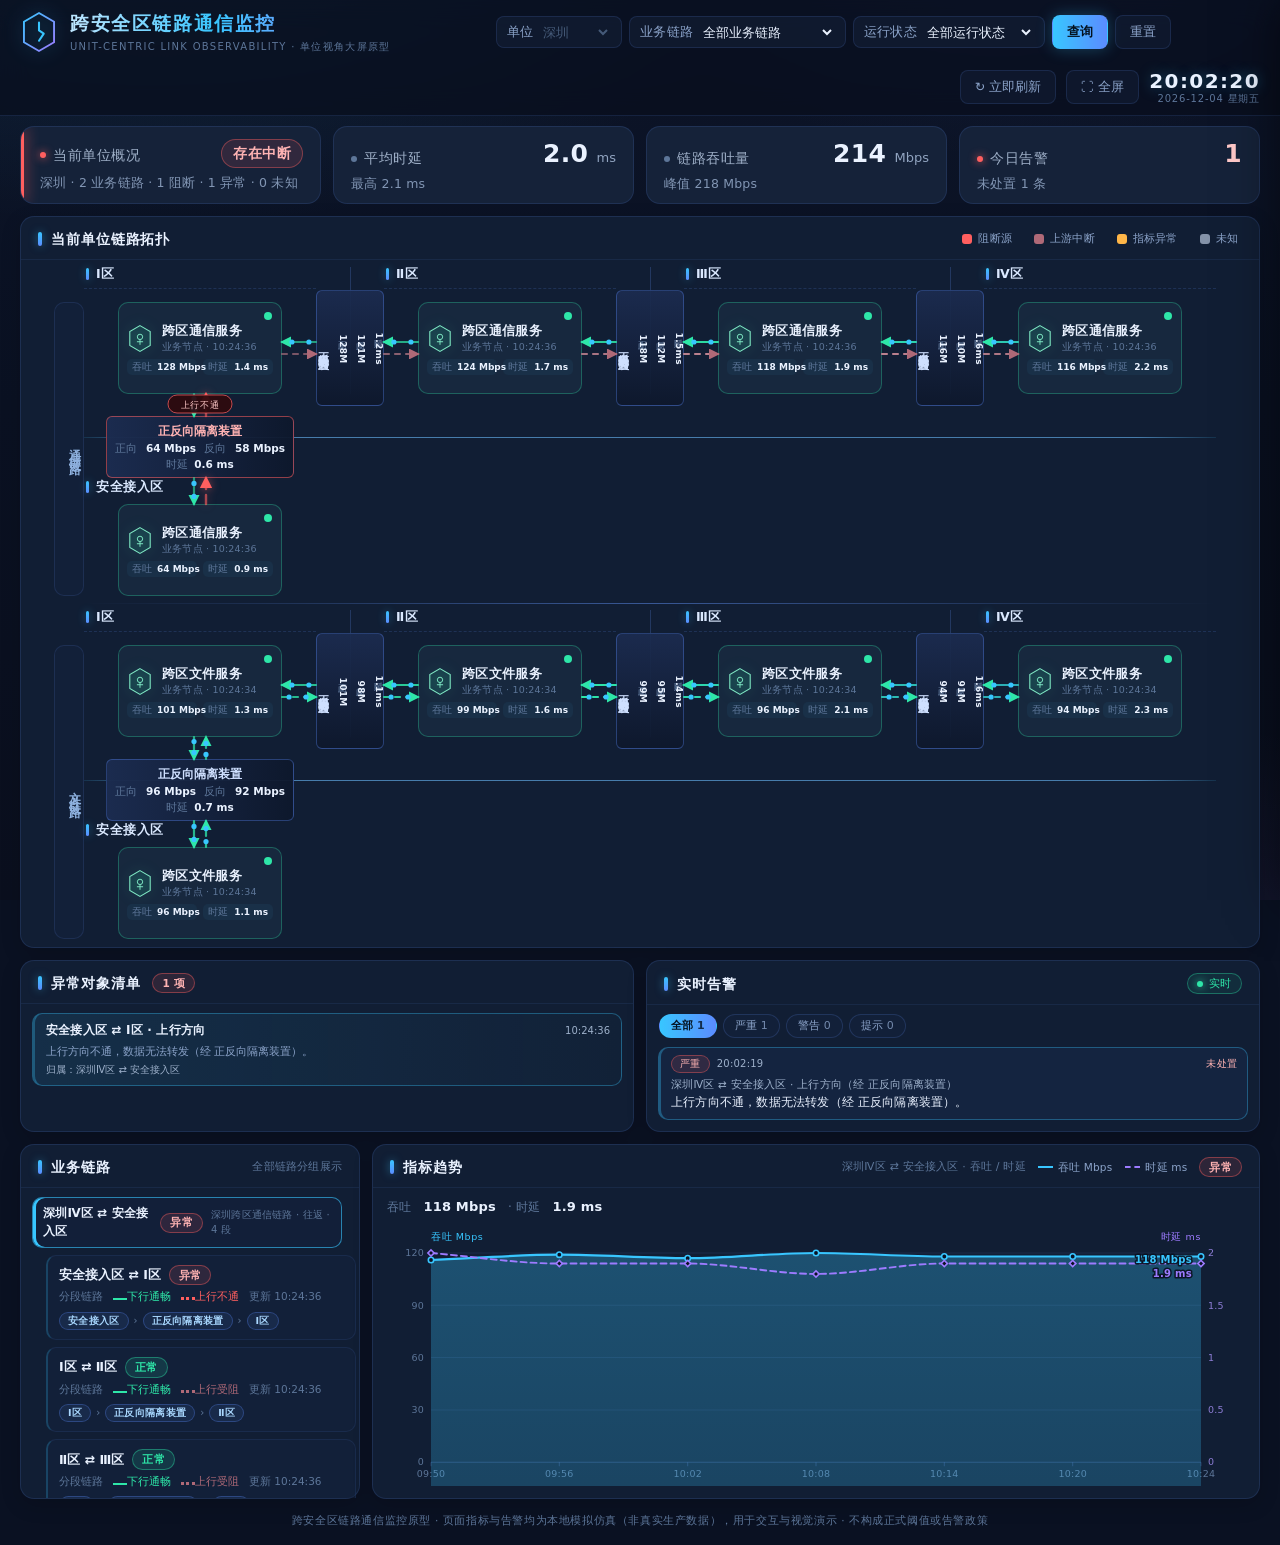
<file: prototype/跨安全区链路监控原型_安全接入区纵向布局.html>
<!doctype html>
<html lang="zh-CN">
<head>
<meta charset="utf-8">
<meta name="viewport" content="width=device-width,initial-scale=1">
<title>跨安全区链路通信监控 · 单位视角大屏原型</title>
<style>
/* ==========================================================================
   1. 设计令牌
   ========================================================================== */
:root{
  --bg:#0a1122;
  --cyan:#38c6ff; --blue:#5b8cff; --violet:#9d7bff;
  --green:#2ee6a8; --amber:#ffb648; --red:#ff5f5f;
  --text:#eaf2ff; --muted:#8ba3c9; --dim:#5d7699;
  --card:rgba(16,28,52,.78);
  --card-border:rgba(99,150,255,.14);
  --card-hi:rgba(56,198,255,.09);
  /* 业务语义色：与状态一一对应，全站唯一来源 */
  --st-normal:var(--green);
  --st-blocked:var(--red);
  --st-impact:#af6977;
  --st-metric:var(--amber);
  --st-unknown:#8492a8;
  --radius:14px;
  --radius-sm:10px;
  --shadow:0 10px 34px rgba(0,0,0,.35);
}
*{margin:0;padding:0;box-sizing:border-box}
html,body{height:100%}
body{
  font-family:"Segoe UI","PingFang SC","Microsoft YaHei",system-ui,sans-serif;
  font-size:13px;line-height:1.45;
  color:var(--text);background:var(--bg);
  font-variant-numeric:tabular-nums;
  letter-spacing:.2px;
  -webkit-font-smoothing:antialiased;
}
/* 背景：径向光晕 + 网格 */
body::before{
  content:"";position:fixed;inset:0;z-index:-2;
  background:
    radial-gradient(1100px 560px at 12% -12%, rgba(56,198,255,.12), transparent 60%),
    radial-gradient(900px 480px at 88% 112%, rgba(157,123,255,.10), transparent 60%),
    radial-gradient(700px 420px at 78% -8%, rgba(91,140,255,.08), transparent 55%),
    linear-gradient(180deg,#0c1428 0%,#0a1122 45%,#0a0f1e 100%);
}
body::after{
  content:"";position:fixed;inset:0;z-index:-1;pointer-events:none;
  background-image:
    linear-gradient(rgba(120,160,255,.045) 1px,transparent 1px),
    linear-gradient(90deg,rgba(120,160,255,.045) 1px,transparent 1px);
  background-size:46px 46px;
  -webkit-mask-image:radial-gradient(ellipse 90% 80% at 50% 30%,#000 35%,transparent 90%);
          mask-image:radial-gradient(ellipse 90% 80% at 50% 30%,#000 35%,transparent 90%);
}
b,strong{font-weight:700}
button,select{font:inherit;color:inherit}
button{cursor:pointer;border:none;background:none}
::-webkit-scrollbar{width:6px;height:6px}
::-webkit-scrollbar-track{background:transparent}
::-webkit-scrollbar-thumb{background:rgba(99,150,255,.25);border-radius:3px}
::-webkit-scrollbar-thumb:hover{background:rgba(99,150,255,.4)}

/* ==========================================================================
   2. 顶栏
   ========================================================================== */
.topbar{
  position:sticky;top:0;z-index:40;
  display:flex;align-items:center;gap:16px;flex-wrap:wrap;
  min-height:66px;padding:10px 20px;
  background:rgba(9,15,30,.72);
  border-bottom:1px solid var(--card-border);
  backdrop-filter:blur(14px);
}
.brand{display:flex;align-items:center;gap:12px;flex:none}
.logo{width:38px;height:44px;filter:drop-shadow(0 0 10px rgba(56,198,255,.45))}
.brand-txt h1{
  font-size:19px;font-weight:700;letter-spacing:1.6px;white-space:nowrap;
  background:linear-gradient(90deg,#bfe6ff,#38c6ff 45%,#9d7bff);
  -webkit-background-clip:text;background-clip:text;-webkit-text-fill-color:transparent;
}
.brand-txt p{font-size:10px;color:var(--dim);letter-spacing:1.3px;margin-top:2px;white-space:nowrap}
.tb-center{flex:1 1 auto;display:flex;justify-content:center;min-width:0}
.filters{display:flex;gap:7px;align-items:center;flex-wrap:wrap;justify-content:center}
.field{
  display:inline-flex;align-items:center;gap:6px;
  padding:6px 10px;border-radius:8px;
  border:1px solid var(--card-border);background:rgba(20,32,56,.6);
  color:var(--muted);font-size:12.5px;white-space:nowrap;
  transition:border-color .2s,background .2s;
}
.field:hover{border-color:rgba(56,198,255,.4);background:var(--card-hi)}
.field select{
  border:0;outline:0;background:transparent;color:var(--text);
  font-size:12.5px;max-width:136px;cursor:pointer;
}
.field select:disabled{color:var(--dim);cursor:not-allowed}
.field option{background:#10243d;color:var(--text)}
.btn{
  display:inline-flex;align-items:center;gap:7px;
  padding:7px 14px;border-radius:8px;font-size:12.5px;
  color:var(--muted);border:1px solid var(--card-border);
  background:rgba(20,32,56,.55);
  transition:all .2s;user-select:none;white-space:nowrap;
}
.btn:hover{color:var(--text);border-color:rgba(56,198,255,.45);background:var(--card-hi)}
.btn:focus-visible{outline:2px solid var(--cyan);outline-offset:2px}
.btn.primary{
  color:#04121f;font-weight:700;border-color:transparent;
  background:linear-gradient(90deg,var(--cyan),var(--blue));
  box-shadow:0 0 16px rgba(56,198,255,.28);
}
.btn.primary:hover{filter:brightness(1.08)}
.btn.on{color:#a9f5d8;border-color:rgba(46,230,168,.45);background:rgba(46,230,168,.08)}
.tb-right{display:flex;align-items:center;gap:10px;flex:none;margin-left:auto}
.clock{text-align:right;line-height:1.15;min-width:86px}
.clock .ct{font-size:20px;font-weight:700;letter-spacing:1.4px;text-shadow:0 0 14px rgba(56,198,255,.35)}
.clock .cd{font-size:10px;color:var(--dim);letter-spacing:.8px}

/* ==========================================================================
   3. 页面骨架
   ========================================================================== */
.page{padding:10px 20px 8px;display:flex;flex-direction:column;gap:12px}

/* 单位概况状态卡（原「状态横幅 + 统计口径」已并入 KPI 首卡，此行为唯一口径） */
.kpi.status{padding-left:19px}
.kpi.status::after{
  content:"";position:absolute;inset:0 auto 0 0;width:3px;
  border-radius:var(--radius) 0 0 var(--radius);
  background:var(--st-unknown);box-shadow:0 0 14px var(--st-unknown);
}
.kpi.status.danger::after{background:var(--st-blocked);box-shadow:0 0 14px var(--st-blocked)}
.kpi.status.warn::after{background:var(--st-metric);box-shadow:0 0 14px var(--st-metric)}
.kpi.status.ok::after{background:var(--st-normal);box-shadow:0 0 14px var(--st-normal)}

/* KPI 条（4 卡：当前单位概况 + 平均时延 + 链路吞吐量 + 今日告警） */
.kpi-strip{display:grid;grid-template-columns:repeat(4,minmax(0,1fr));gap:12px}
.kpi{
  position:relative;overflow:hidden;
  min-height:72px;padding:12px 17px 11px;border-radius:var(--radius);
  border:1px solid var(--card-border);
  background:linear-gradient(160deg,rgba(19,32,58,.85),rgba(10,18,34,.85));
  box-shadow:0 8px 28px rgba(0,0,0,.3);
  /* 标签与数值同行（原为上下三行），整卡压矮约 33px */
  display:flex;flex-direction:column;justify-content:center;
}
.kpi::before{
  content:"";position:absolute;top:0;left:16px;right:16px;height:1px;
  background:linear-gradient(90deg,transparent,rgba(56,198,255,.55),transparent);
}
.kpi-row{display:flex;align-items:baseline;justify-content:space-between;gap:10px}
/* 首卡状态胶囊：与「异常对象清单」的状态 chip 同族，承载「状态」而非「计数」 */
.kpi-chip{
  font-size:14px;font-weight:700;letter-spacing:.4px;white-space:nowrap;
  padding:3px 11px;border-radius:999px;
  color:#a9b6c8;background:rgba(132,146,168,.12);border:1px solid rgba(132,146,168,.4);
}
.kpi-chip.danger{color:#ffb3b3;background:rgba(255,95,95,.12);border-color:rgba(255,95,95,.4)}
.kpi-chip.warn{color:#ffd9a0;background:rgba(255,182,72,.12);border-color:rgba(255,182,72,.4)}
.kpi-chip.ok{color:#a8f0d4;background:rgba(46,230,168,.12);border-color:rgba(46,230,168,.4)}
.kpi-label{font-size:13.5px;color:#9fb0c8;letter-spacing:.5px;display:flex;align-items:center;gap:7px;white-space:nowrap}
.kpi-label i{width:6px;height:6px;border-radius:50%;flex:none;background:var(--dim)}
.kpi-value{margin-top:0;font-size:25px;font-weight:750;letter-spacing:.4px;line-height:1.2;white-space:nowrap}
.kpi-value .unit{font-size:13px;color:#91a4c0;margin-left:4px;font-weight:500;letter-spacing:0}
.kpi-sub{font-size:12.5px;color:#8296b4;margin-top:6px;line-height:1.4}
.kpi.danger .kpi-label i{background:var(--st-blocked);box-shadow:0 0 8px var(--st-blocked)}
.kpi.danger .kpi-value{color:#ffc9c9}
.kpi.warn .kpi-label i{background:var(--st-metric);box-shadow:0 0 8px var(--st-metric)}
.kpi.warn .kpi-value{color:#ffe0b3}
.kpi.unknown .kpi-label i{background:var(--st-unknown)}
.kpi.ok .kpi-label i{background:var(--st-normal);box-shadow:0 0 8px var(--st-normal)}

/* ==========================================================================
   4. 卡片通用
   ========================================================================== */
.card{
  position:relative;border-radius:var(--radius);
  border:1px solid var(--card-border);
  background:linear-gradient(165deg,rgba(18,31,58,.85),rgba(9,17,33,.9));
  box-shadow:var(--shadow);backdrop-filter:blur(10px);
}
.card::before{
  content:"";position:absolute;top:0;left:0;right:0;height:1px;border-radius:var(--radius) var(--radius) 0 0;
  background:linear-gradient(90deg,rgba(56,198,255,.02),rgba(56,198,255,.5),rgba(157,123,255,.28),rgba(56,198,255,.02));
}
.card-head{
  display:flex;align-items:center;gap:12px;flex-wrap:wrap;
  padding:12px 17px 10px;border-bottom:1px solid rgba(99,150,255,.09);
}
.card-head h2,.card-head h3{
  font-size:14px;font-weight:700;letter-spacing:.9px;
  display:flex;align-items:center;gap:9px;flex:none;
}
.card-head h2::before,.card-head h3::before{
  content:"";width:4px;height:14px;border-radius:2px;
  background:linear-gradient(180deg,var(--cyan),var(--blue));
  box-shadow:0 0 8px rgba(56,198,255,.5);
}
.card-head .right{margin-left:auto;font-size:11px;color:var(--dim);white-space:nowrap}

/* 图例（含悬浮说明） */
.legend{display:flex;align-items:center;gap:14px;flex-wrap:wrap;font-size:11px;color:var(--muted);margin-left:auto}
.legend .lg{display:flex;align-items:center;gap:6px;cursor:help;border-radius:5px;padding:2px 4px;transition:background .18s}
.legend .lg:hover{background:rgba(56,198,255,.1);color:var(--text)}
.legend .lg:focus-visible{outline:2px solid var(--cyan);outline-offset:1px}
.legend .sw{width:10px;height:10px;border-radius:3px;display:inline-block;flex:none}

/* 状态胶囊 */
.chip{
  display:inline-flex;align-items:center;gap:4px;
  font-size:10.5px;font-weight:600;letter-spacing:.3px;
  padding:1.5px 9px;border-radius:999px;white-space:nowrap;
  border:1px solid transparent;
}
.chip.normal{color:var(--st-normal);background:rgba(46,230,168,.12);border-color:rgba(46,230,168,.4)}
.chip.abnormal{color:#ffb3b3;background:rgba(255,95,95,.12);border-color:rgba(255,95,95,.42)}
.chip.unknown{color:#c3cddd;background:rgba(132,146,168,.14);border-color:rgba(132,146,168,.42)}
.chip.partialAbnormal{color:#ffd0a0;background:rgba(255,182,72,.12);border-color:rgba(255,182,72,.42)}
.chip.partialUnknown{color:#bcd4ff;background:rgba(91,140,255,.12);border-color:rgba(91,140,255,.4)}
[data-tip]{cursor:help}

/* ==========================================================================
   5. 主体两栏 / 底栏
   ========================================================================== */
/* 主栏行高由拓扑卡决定；侧栏 contain:size 使其不参与行高计算，避免左栏底部留出空洞 */
/* 外层网格：左列 = 拓扑卡（行 1）+ 底栏（行 2）；右列 = 侧栏（跨两行）。
   侧栏跨两行的目的：实时告警可向下延伸（613px → 约 967px），
   而指标趋势只让出宽度（1048 → 约 680px）、高度不变，页面总高不增。 */
.main-grid{display:grid;grid-template-columns:minmax(0,1fr) 356px;grid-template-rows:auto auto;
  gap:12px;align-items:stretch}
.topology-card{grid-column:1;grid-row:1}
.bottom-grid{grid-column:1;grid-row:2}
.side{grid-column:2;grid-row:1 / span 2}
.side{
  display:grid;grid-template-rows:auto minmax(0,1fr);gap:12px;
  min-width:0;min-height:0;contain:size;
}
.bottom-grid{display:grid;grid-template-columns:340px minmax(0,1fr);gap:12px;align-items:stretch}
/* 底栏两卡等高：列表卡随行高伸展，避免卡内留白 */
.bottom-grid>.card{display:flex;flex-direction:column;min-height:0}

/* ==========================================================================
   6. 拓扑
   ========================================================================== */
.topology-card{overflow:hidden}
.topo{overflow-x:auto;overflow-y:hidden;padding:16px 18px 14px;scroll-behavior:smooth;scrollbar-gutter:stable;overscroll-behavior-inline:contain}
.topo::-webkit-scrollbar{height:9px}
.topo::-webkit-scrollbar-track{background:rgba(56,198,255,.05);border-radius:999px}
.topo::-webkit-scrollbar-thumb{background:linear-gradient(90deg,rgba(56,198,255,.42),rgba(91,140,255,.55));border-radius:999px;border:2px solid rgba(10,17,34,.7)}
.topo-scroll-note{position:absolute;z-index:8;right:18px;top:60px;padding:4px 10px;border-radius:999px;font-size:10.5px;color:#a9d8ff;background:rgba(8,18,36,.9);border:1px solid rgba(56,198,255,.28);pointer-events:none;opacity:.9}
.topo-canvas{position:relative;min-width:1462px}
.edges{position:absolute;inset:0;pointer-events:none;overflow:visible}

/* 链路选择条 */
.lanes{display:flex;flex-wrap:wrap;align-items:center;gap:8px;margin:0}
/* 链路方向线型图例：实线 = 下行，点线 = 上行；颜色复用 --st-* 语义色，不新增颜色 */
/* 链路条内的方向标签组：线型说明（dir:rule）挂在这一组的悬浮提示上，不再常显 */
.lane-dirs{display:inline-flex;align-items:center;gap:9px}
.lane{
  position:relative;overflow:hidden;text-align:left;
  /* 单行紧凑形态（原为上下两行、85.7px 高） */
  display:inline-flex;align-items:center;gap:9px;
  padding:5px 11px;border-radius:var(--radius-sm);
  border:1px solid rgba(99,150,255,.12);background:rgba(20,34,62,.5);
  transition:all .2s;
}
.lane:hover{border-color:rgba(56,198,255,.42);background:rgba(24,40,72,.62)}
.lane.selected{
  border-color:rgba(56,198,255,.6);
  background:linear-gradient(90deg,rgba(56,198,255,.13),rgba(56,198,255,.02));
  box-shadow:inset 3px 0 0 var(--cyan),0 0 18px rgba(56,198,255,.12);
}
.lane.muted{opacity:.45}
.lane-top{display:inline-flex;align-items:center;gap:8px}
.lane-name{font-size:12.5px;font-weight:700;letter-spacing:.3px}
.lane-name em{font-style:normal;color:var(--dim);font-size:10.5px;margin-left:5px;font-weight:400}
.lane-meta{display:inline-flex;align-items:center;gap:9px;margin-top:0;font-size:10.5px;color:var(--dim);flex-wrap:nowrap}
.lane-meta .blk{color:#ffb3b3}

/* 深圳链路行 × 分区列矩阵：
   行 1 列标题 / 行 2 间隔 18px / 行 3 链路 1 / 行 4 间隔 28px / 行 5 链路 2。
   已去除网级层；两条深圳模拟链路各自占一行，节点与装置不共用。
   列 1 层标签 / 2,4,6,8,10 分区 / 3,5,7,9 装置列（本轮仅使用 3/5/7）。
   分区列固定 **232px**、装置列固定 **68px**（装置不再用负边距溢出到分区列里）：
   原先是 1fr 分区列（1920 视口下 264.8px，每列空 50.4px）+ 48px 装置列 + 装置左右各溢出 10px。
   现改为「分区列 232 + 装置列 68」——装置仍**居中于分区列分界线上**（观感不变），
   但占的是自己的列宽，于是画布下限从 1570 降到 1462，1920 视口下不再横向滚动。
   分区列 232 = 卡片 164 + 两侧各 34px，这 34px 正是「卡片 ⇄ 装置」跳线所需长度（D6 阈值 30px）。

   行间距继续用「间隔行」而非统一 row-gap，以保证两条链路的竖向位置稳定。 */
.topo-grid{
  display:grid;
  width:max-content;margin:0 auto;
  grid-template-columns:30px repeat(4, 232px 68px) 232px;
  grid-template-rows:auto 18px 92px 28px 92px;
  /* 列间距为 0，装置由独立列承载；行 3 / 5 分别承载两条独立链路 */
  gap:0;
  align-items:stretch;
}
/* 分区列底板：纯装饰，铺在节点之下，让「一列＝一个分区」显式可见 */
.zone-bg{
  /* 只画竖向分隔线：简图中分区由顶部列标题整体标识，
     整列填色会在网级/跨层等空行留下大片空框 */
  border-left:1px solid rgba(99,150,255,.10);
  border-right:1px solid rgba(99,150,255,.10);
  background:rgba(16,30,54,.22);
}
/* 顶部列标题：分区名整体标识该列，卡片内不再重复分区说明 */
.zone-head{display:flex;align-items:center;gap:7px;padding:0 2px 8px;border-bottom:1px dashed rgba(99,150,255,.16)}
.zone-head b{
  display:inline-flex;align-items:center;gap:7px;
  font-size:12.5px;font-weight:700;letter-spacing:.6px;color:#dbe9ff;white-space:nowrap;
}
.zone-head b::before{
  content:"";width:3px;height:12px;border-radius:2px;
  background:linear-gradient(180deg,var(--cyan),var(--blue));
  box-shadow:0 0 8px rgba(56,198,255,.45);
}
/* 网级与深圳之间的横向分割线：置于网级行的行间距中，横跨全宽 */
/* 分割线与跨层装置横条都落在「间隔行 4」（104px）内：
   分割线在间隔行起点下移 68px；横条顶边下移 35px（高 34px）→ 横条底边压过分割线 1px，
   视觉上「压在线上」。上下跳线各 35px（阈值 30px）。
   两者用 align-self:start（原先靠 end + 58px 偏移，那是统一 row-gap 时代的写法）。 */
.layer-divider{
  align-self:start;height:1px;transform:translateY(68px);
  background:linear-gradient(90deg,rgba(99,150,255,0) 0%,rgba(120,170,255,.72) 8%,
    rgba(120,170,255,.72) 92%,rgba(99,150,255,0) 100%);
}
/* 左侧层标签：竖排 */
.boundary-line{justify-self:center;align-self:stretch;width:1px;background:rgba(99,150,255,.22)}
.band{
  align-self:start;transform:translateY(35px);margin:0 14px;
  display:flex;align-items:center;justify-content:center;gap:10px;
  height:34px;border-radius:6px;
  border:1px solid rgba(91,140,255,.34);
  background:linear-gradient(90deg,rgba(28,44,80,.96),rgba(14,24,44,.96));
  transition:all .2s;
}
.band:hover{border-color:var(--blue);box-shadow:0 0 18px rgba(91,140,255,.3)}
.band:focus-visible{outline:2px solid var(--cyan);outline-offset:2px}
.band .band-name{font-size:10.5px;font-weight:700;color:#cfe0ff;white-space:nowrap}
.band .band-metrics{display:flex;gap:9px}
.band .band-metrics em{font-style:normal;font-size:9px;color:var(--dim);white-space:nowrap}
.band .band-metrics b{font-weight:700;color:var(--text)}
.band.is-abnormal{border-color:rgba(255,95,95,.55);animation:blinkBorder .95s infinite}
.band.is-abnormal .band-name{color:#ffb3b3}
/* 上游中断：跨层装置横条同样适用 */
.band.is-impact{border-color:rgba(175,105,119,.5)}
.band.is-impact .band-name{color:#e2b0bd}
.node.dim,.bar.dim,.band.dim{opacity:.4}
.layer-label{
  /* 列宽已收窄到 30px，层标签改为靠右对齐：紧贴第一个分区列，不再悬在左侧空白里 */
  display:flex;align-items:center;justify-content:flex-end;
  border-radius:var(--radius-sm);
  border:1px solid rgba(99,150,255,.13);background:rgba(20,34,62,.5);
}
.layer-label span{writing-mode:vertical-rl;letter-spacing:5px;font-size:11.5px;font-weight:700;color:#8fb2e0}
/* 单元格：同格多节点纵向堆叠、顶部对齐，使「第 N 张卡」在相邻列横向对齐 */
.cell{display:flex;flex-direction:column;justify-content:flex-start;align-items:center;gap:9px;min-width:0}
.cell .node{max-width:164px}
.cell .node .node-metrics span{white-space:nowrap}
.cell .node .node-metrics b{font-size:9px}
.cell .empty{font-size:10.5px;color:var(--dim);text-align:center;padding:14px 0}
/* 装置竖条：跨在相邻两列之间；同格多装置纵向堆叠，与同行的卡片一一对齐。
   装置列本身已是 68px（装置宽度），故横向不再需要负边距——负边距会把装置
   挤进分区列、把「卡片 ⇄ 装置」跳线压到 2px。
   上下各 -12px：竖条 116px 比卡片 92px 高 24px，上下各让出 12px 后
   该行轨道高度就等于卡片高度（网级行 104 → 92px），而竖条视觉位置不变。 */
.bar-cell{display:flex;flex-direction:column;justify-content:flex-start;align-items:stretch;gap:9px;
  min-width:0;margin:-12px 0 -12px}
.bar{
  position:relative;height:116px;
  display:flex;align-items:center;justify-content:center;gap:5px;
  padding:6px 4px;border-radius:6px;
  border:1px solid rgba(91,140,255,.34);
  background:linear-gradient(180deg,rgba(28,44,80,.92),rgba(14,24,44,.92));
  transition:all .2s;
}
.bar:hover{border-color:var(--blue);box-shadow:0 0 18px rgba(91,140,255,.3)}
.bar:focus-visible{outline:2px solid var(--cyan);outline-offset:2px}
.bar .bar-name{writing-mode:vertical-rl;letter-spacing:1.2px;font-size:10.5px;font-weight:700;color:#cfe0ff}
.bar .bar-metrics{display:flex;gap:5px}
.bar .bar-metrics em{
  font-style:normal;writing-mode:vertical-rl;letter-spacing:.3px;
  font-size:9px;color:var(--dim);white-space:nowrap;
}
.bar .bar-metrics b{font-weight:700;color:var(--text)}
.bar.is-abnormal{border-color:rgba(255,95,95,.55);animation:blinkBorder .95s infinite}
.bar.is-abnormal .bar-name{color:#ffb3b3}
/* 上游中断：装置竖条同样适用（原先只有 .node.is-impact，装置即使带上该类也没有样式） */
.bar.is-impact{border-color:rgba(175,105,119,.5)}
.bar.is-impact .bar-name{color:#e2b0bd}
/* 聚焦环：装置竖条与横条同样需要（原先只有 .node.focus，装置带上 focus 类也看不见）。
   用 outline 而非 box-shadow —— 异常态用 blinkBorder 动画驱动 box-shadow，用 outline 才不会互相覆盖。 */
.bar.focus,.band.focus{border-color:var(--cyan);outline:2px solid rgba(56,198,255,.55);outline-offset:1px}
.bar.is-unknown{border-color:rgba(132,146,168,.5)}
.bar.is-unknown .bar-name{color:#c3cddd}
.node.device .node-name{font-size:10.5px;padding-right:6px;letter-spacing:.2px}
.node.device{padding-left:8px;padding-right:8px}

/* 原「分区列」（安全一区至四区四列）已由上方「层级行 × 分区列」矩阵取代 */

/* 节点 / 装置卡片
   统一卡片高度：多链路时同一单元格会堆叠多张卡，若服务卡与装置卡高度不同，
   顶部对齐后「第 N 张卡」的中心仍会错位，连线在装置处产生台阶（实测 6px）。
   统一高度 + 顶部对齐后，同一序号的卡片在相邻单元格完全横向对齐。 */
.node{
  position:relative;width:100%;text-align:left;
  height:92px;display:flex;flex-direction:column;justify-content:center;
  padding:7px 8px 6px;border-radius:var(--radius-sm);
  border:1px solid rgba(46,230,168,.3);
  background:linear-gradient(175deg,rgba(24,42,78,.9),rgba(12,22,42,.9));
  box-shadow:inset 0 1px 0 rgba(255,255,255,.05),0 6px 18px rgba(0,0,0,.3);
  transition:transform .2s,box-shadow .25s,border-color .25s;
}
.node:hover{transform:translateY(-3px);border-color:var(--st-normal);box-shadow:0 0 20px rgba(46,230,168,.28)}
.node:focus-visible{outline:2px solid var(--cyan);outline-offset:2px}
.node .statusdot{
  position:absolute;top:9px;right:9px;width:8px;height:8px;border-radius:50%;
  background:var(--st-normal);box-shadow:0 0 8px rgba(46,230,168,.8);animation:pulse 2.2s infinite;
}
.node-top{display:flex;align-items:center;gap:9px}
.node-ic{width:26px;height:29px;flex:none;color:#7fe8c4;filter:drop-shadow(0 0 7px rgba(46,230,168,.3))}
.node-ic svg{width:100%;height:100%;display:block}
.node-name{font-size:12.5px;font-weight:700;letter-spacing:.3px;line-height:1.25;padding-right:12px}
.node-sub{font-size:9.5px;color:var(--dim);margin-top:2px;letter-spacing:.2px}
.node-metrics{display:grid;grid-template-columns:repeat(2,minmax(0,1fr));gap:2px 6px;margin-top:5px}
.node-metrics span{
  display:flex;align-items:baseline;justify-content:space-between;gap:5px;
  font-size:9.5px;color:var(--dim);min-width:0;
  padding:1px 5px;border-radius:5px;background:rgba(56,198,255,.05);
}
/* 指标数为奇数时，末项跨满整行，避免半行留白 */
.node-metrics span:last-child:nth-child(odd){grid-column:1 / -1}
.node-metrics b{color:var(--text);font-size:10px;font-weight:700;white-space:nowrap}
/* 节点状态变体 */
.node.is-abnormal{border-color:rgba(255,95,95,.55);animation:blinkBorder .95s infinite}
.node.is-abnormal .statusdot{background:var(--st-blocked);box-shadow:0 0 10px var(--st-blocked);animation:blink .7s infinite}
.node.is-abnormal .node-ic{color:#ffb3b3;filter:drop-shadow(0 0 8px rgba(255,95,95,.45))}
.node.is-abnormal:hover{border-color:var(--st-blocked);box-shadow:0 0 22px rgba(255,95,95,.3)}
.node.is-impact{border-color:rgba(175,105,119,.5)}
.node.is-impact .statusdot{background:var(--st-impact);box-shadow:0 0 8px var(--st-impact);animation:none}
.node.is-impact .node-ic{color:#e2b0bd}
.node.is-metric{border-color:rgba(255,182,72,.45)}
.node.is-metric .statusdot{background:var(--st-metric);box-shadow:0 0 8px var(--st-metric);animation:none}
.node.is-metric .node-ic{color:#ffd9a0}
.node.is-unknown{border-color:rgba(132,146,168,.45)}
.node.is-unknown .statusdot{background:var(--st-unknown);box-shadow:none;animation:none}
.node.is-unknown .node-ic{color:#c3cddd}
.node.focus{border-color:var(--cyan);box-shadow:0 0 0 1px rgba(56,198,255,.5),0 0 24px rgba(56,198,255,.22)}

/* ==========================================================================
   7. 连接线
   ========================================================================== */
.edge-path{fill:none;stroke-linecap:round;stroke-linejoin:round;transition:opacity .2s}
.edge-path.normal{stroke:url(#g-normal);stroke-width:2.2}
.edge-path.abnormal{stroke:url(#g-abnormal);stroke-width:2.2}
.edge-path.interrupted{stroke:url(#g-fault);stroke-width:2.4;
  animation:dashMove 1s linear infinite, svgBlink .9s infinite}
/* 「受阻」= 该方向自身未故障，但因上游阻断收不到数据（沿用 --st-impact 上游中断语义色）。
   与 interrupted 的区别：不闪烁（不是本段故障），只换色 */
.edge-path.impact{stroke:url(#g-impact);stroke-width:2.1}
.edge-path.unknown{stroke:url(#g-unknown);stroke-width:2}
/* 线型即方向：实线 = 下行，点线 = 上行（与源图图例一致） */
.edge-path.up{stroke-dasharray:5 6}
.edge-path.interrupted.up{stroke-dasharray:9 6}
/* 未选中链路：每跳只画 1 条居中细线；方向信息由链路选择条与分段条目承载 */
.edge-path.solo{stroke-width:1.4;stroke-dasharray:none;opacity:.42}
.edge-path.dim{opacity:.34}
.edge-path.hi{filter:drop-shadow(0 0 7px rgba(56,198,255,.6))}
/* 方向线型图例 / 链路选择条内的线型图元 */
.ll-line{display:inline-block;width:22px;height:0;border-top:2px solid currentColor;flex:none}
.ll-line.up{border-top-style:dotted;border-top-width:3px}
.lane-meta .dirs{display:inline-flex;align-items:center;gap:4px;font-weight:700}
.flow-dot{fill:var(--cyan);filter:drop-shadow(0 0 4px var(--cyan))}
/* 不通徽标：压在斜纹隔离带上，须用实底保证可读（半透明底会被斜纹干扰） */
.edge-badge{fill:rgba(46,10,14,.94);stroke:rgba(255,95,95,.72);stroke-width:1}
.edge-badge-txt{font-size:9px;letter-spacing:.6px;fill:#ffc9c9}

/* ==========================================================================
   8. 侧栏：异常清单 / 实时告警
   ========================================================================== */
.list{padding:9px 11px 11px;display:flex;flex-direction:column;gap:7px}
/* 链路全部通畅时异常清单为空，需给出明确空态而非留白 */
.list-empty{font-size:11px;color:var(--dim);text-align:center;padding:18px 0}
.exception{
  position:relative;width:100%;text-align:left;
  padding:8px 11px;border-radius:var(--radius-sm);
  border:1px solid rgba(99,150,255,.1);background:rgba(20,34,62,.5);
  border-left:3px solid var(--dim);
  transition:all .18s;
}
.exception:hover{border-color:rgba(56,198,255,.4);background:rgba(24,40,72,.62)}
.exception.active{border-color:rgba(56,198,255,.55);background:linear-gradient(90deg,rgba(56,198,255,.1),rgba(56,198,255,.02))}
.exception.critical{border-left-color:var(--st-blocked)}
.exception.warn{border-left-color:var(--st-metric)}
.exception.unknown{border-left-color:var(--st-unknown)}
/* 归属高亮/降噪：清单与告警均为**全量**，不随选中链路过滤（基线 §16.8）。
   属于当前选中链路的条目高亮，其余降噪；但**严重条目始终全亮**，避免降噪掩盖故障。 */
.exception.is-sel{border-color:rgba(56,198,255,.34);
  background:linear-gradient(90deg,rgba(56,198,255,.10),rgba(56,198,255,.02))}
.exception.dim{opacity:.5}
.exception-top{display:flex;align-items:center;gap:8px;justify-content:space-between}
.exception-top b{font-size:12px;letter-spacing:.2px}
.exception-top span{font-size:10px;color:var(--dim);white-space:nowrap}
.exception small{display:block;font-size:11px;color:var(--muted);margin-top:3px;line-height:1.45}
.exception .imp{display:block;font-size:10px;color:var(--dim);margin-top:3px}

.alarm-card{display:flex;flex-direction:column;min-height:0}
.live{
  display:inline-flex;align-items:center;gap:6px;margin-left:auto;
  font-size:10.5px;color:var(--st-normal);letter-spacing:.6px;
  padding:2px 9px;border-radius:999px;
  border:1px solid rgba(46,230,168,.36);background:rgba(46,230,168,.08);
}
.live i{width:6px;height:6px;border-radius:50%;background:var(--st-normal);box-shadow:0 0 8px var(--st-normal);animation:pulse 1.6s infinite}
.live.off{color:var(--dim);border-color:rgba(132,146,168,.3);background:rgba(132,146,168,.08)}
.live.off i{background:var(--dim);box-shadow:none;animation:none}
.afilter{display:flex;gap:6px;flex-wrap:wrap;padding:9px 12px 0}
.fchip{
  font-size:11px;color:var(--muted);
  padding:3px 11px;border-radius:999px;
  border:1px solid rgba(99,150,255,.18);background:rgba(20,34,62,.5);
  transition:all .18s;white-space:nowrap;
}
.fchip:hover{color:var(--text);border-color:rgba(56,198,255,.4)}
.fchip.on{color:#04121f;font-weight:700;border-color:transparent;background:linear-gradient(90deg,var(--cyan),var(--blue))}
.fchip i{font-style:normal;margin-left:4px;opacity:.8}
.alarm-list{
  padding:9px 11px 11px;display:flex;flex-direction:column;gap:7px;
  flex:1 1 auto;min-height:0;overflow-y:auto;
}
.alarm-item{
  border-radius:var(--radius-sm);padding:7px 10px;
  border:1px solid rgba(99,150,255,.1);background:rgba(20,34,62,.5);
  border-left:3px solid var(--dim);
  animation:slideIn .35s ease;
}
.alarm-item.sev-critical{border-left-color:var(--st-blocked)}
.alarm-item.sev-warn{border-left-color:var(--st-metric)}
.alarm-item.sev-info{border-left-color:var(--blue)}
/* 与异常清单同一套归属高亮/降噪规则（严重条目始终全亮） */
.alarm-item.is-sel{border-color:rgba(56,198,255,.34);background:rgba(24,40,72,.66)}
.alarm-item.dim{opacity:.5}
.alarm-top{display:flex;align-items:center;gap:7px}
.sev-chip{font-size:9.5px;padding:1px 8px;border-radius:999px;letter-spacing:.4px;white-space:nowrap}
.sev-chip.critical{color:#ffb3b3;background:rgba(255,95,95,.12);border:1px solid rgba(255,95,95,.4)}
.sev-chip.warn{color:#ffd9a0;background:rgba(255,182,72,.12);border:1px solid rgba(255,182,72,.4)}
.sev-chip.info{color:#a9d8ff;background:rgba(91,140,255,.12);border:1px solid rgba(91,140,255,.4)}
.alarm-time{font-size:10px;color:var(--dim);white-space:nowrap}
.alarm-state{margin-left:auto;font-size:9.5px;color:var(--muted);white-space:nowrap}
.alarm-state.open{color:#ffb3b3}
.alarm-src{font-size:10.5px;color:var(--muted);margin-top:4px}
.alarm-msg{font-size:11.5px;color:var(--text);margin-top:2px;line-height:1.45}
.alarm-empty{font-size:11px;color:var(--dim);text-align:center;padding:18px 0}

/* ==========================================================================
   9. 底栏：业务链路 / 指标趋势
   ========================================================================== */
.path-list{padding:9px 11px 11px;display:flex;flex-direction:column;gap:7px;flex:1 1 auto;min-height:0;overflow-y:auto;scroll-behavior:smooth;scrollbar-gutter:stable;
  /* 必须给上限：卡片高度由内容驱动时，overflow 不会滚动，反而会把底栏顶高
     （多链路后 2 组 + 7 条目曾把底栏从 342px 顶到 911px）。取趋势卡自然高度减去头部 */
  max-height:310px}
.path-item{
  position:relative;width:100%;text-align:left;
  padding:9px 11px;border-radius:var(--radius-sm);
  border:1px solid rgba(99,150,255,.1);background:rgba(20,34,62,.5);
  transition:all .18s;
  /* 条目按内容高度排布；列表整体可滚动，不逐条拉伸 */
  display:flex;flex-direction:column;justify-content:center;flex:0 0 auto;
}
/* 链路分组头：多条链路时按链路分组，组头可点击选中 */
.path-group{
  display:flex;align-items:center;gap:8px;width:100%;text-align:left;
  padding:7px 10px;border-radius:var(--radius-sm);
  border:1px solid rgba(99,150,255,.18);background:rgba(20,34,62,.55);
  transition:all .18s;
}
.path-group:hover{border-color:rgba(56,198,255,.42);background:rgba(24,40,72,.62)}
.path-group.on{border-color:rgba(56,198,255,.6);box-shadow:inset 3px 0 0 var(--cyan)}
.path-group .pg-name{font-size:12px;font-weight:700}
.path-group .pg-meta{margin-left:auto;font-size:10px;color:var(--dim)}
/* 分段条目缩进挂在所属链路下 */
.path-item.is-seg{margin-left:14px;border-left:2px solid rgba(56,198,255,.22)}
.path-item:hover{border-color:rgba(56,198,255,.4);background:rgba(24,40,72,.62)}
.path-item.active{
  border-color:rgba(56,198,255,.55);
  background:linear-gradient(90deg,rgba(56,198,255,.1),rgba(56,198,255,.02));
  box-shadow:inset 3px 0 0 var(--cyan);
}
.path-item .pi-top{display:flex;align-items:center;gap:8px;justify-content:space-between}
.path-item .pi-name{font-size:12.5px;font-weight:700}
.path-item small{display:flex;gap:10px;font-size:10.5px;color:var(--dim);margin-top:4px;flex-wrap:wrap}
.pi-route{display:flex;align-items:center;gap:5px;flex-wrap:wrap;margin-top:7px}
.pi-route b{
  font-size:9.5px;font-weight:600;color:#a9d8ff;letter-spacing:.3px;
  padding:1.5px 8px;border-radius:999px;
  border:1px solid rgba(91,140,255,.3);background:rgba(91,140,255,.09);
}
.pi-route i{font-style:normal;color:var(--dim);font-size:10px}

.chart-card{display:flex;flex-direction:column}
.chart-wrap{position:relative;flex:1;padding:10px 14px 12px;display:flex;flex-direction:column}
.chart-now{font-size:12px;color:var(--dim);margin-bottom:6px;display:flex;align-items:center;gap:12px;flex-wrap:wrap}
.chart-now b{color:var(--text);font-size:13px}
/* SVG 绝对定位：其内在宽高比不得反向决定容器高度，否则会形成"越量越高"的回环 */
.chart-box{position:relative;flex:1;min-height:250px}
.chart-box svg{position:absolute;inset:0;display:block;width:100%;height:100%}
/* 趋势图：按容器真实像素绘制，双轴刻度 + 平滑曲线 + 未知区间底纹 */
.chart-grid{stroke:rgba(120,160,255,.1);stroke-width:1}
.chart-base{stroke:rgba(120,160,255,.24);stroke-width:1}
.chart-ylab{font-size:9.5px;fill:#5d7699;text-anchor:end}
.chart-ylab.r{text-anchor:start;fill:#8f7fd8}
.chart-xlab{font-size:9.5px;fill:#5d7699;text-anchor:middle}
.chart-axlab{font-size:9.5px;letter-spacing:.6px}
.chart-tick{stroke:rgba(120,160,255,.24);stroke-width:1}
.chart-pt{fill:#0a1122;stroke:#38c6ff;stroke-width:1.6}
.chart-pt-lat{fill:#0a1122;stroke:#9d7bff;stroke-width:1.6}
/* 悬停命中环：独立类名，避免与数据点标记混淆（数据点计数必须可判定） */
.chart-hit{fill:rgba(10,17,34,.55);stroke-width:2.2}
.chart-hit.l{stroke:#38c6ff}
.chart-hit.r{stroke:#9d7bff}
.chart-callout{font-size:10px;font-weight:700;letter-spacing:.3px;paint-order:stroke;stroke:rgba(10,17,34,.92);stroke-width:3px;stroke-linejoin:round}
.chart-unk{fill:url(#hUnk)}
.chart-unk-edge{stroke:rgba(132,146,168,.45);stroke-width:1;stroke-dasharray:3 3}
.chart-unk-label{font-size:9.5px;fill:#8492a8;letter-spacing:.6px;text-anchor:middle}
.chart-legend{display:flex;align-items:center;gap:13px;font-size:10.5px;color:var(--muted);white-space:nowrap}
.chart-legend span{display:inline-flex;align-items:center;gap:5px}
.chart-legend i{width:15px;height:0;display:inline-block;border-top-width:2px;border-top-style:solid}
.chart-tip{
  display:none;position:absolute;z-index:6;pointer-events:none;
  font-size:10.5px;line-height:1.6;color:var(--text);
  background:rgba(8,14,28,.95);border:1px solid rgba(56,198,255,.35);
  border-radius:8px;padding:6px 10px;box-shadow:0 6px 18px rgba(0,0,0,.5);
  white-space:nowrap;
}
.chart-tip b{color:var(--cyan)}
.crosshair{stroke:rgba(56,198,255,.45);stroke-width:1;stroke-dasharray:3 3}

/* ==========================================================================
   10. 抽屉
   ========================================================================== */
.overlay{
  position:fixed;inset:0;z-index:60;
  background:rgba(4,8,18,.55);backdrop-filter:blur(3px);
  opacity:0;pointer-events:none;transition:opacity .25s;
}
.overlay.show{opacity:1;pointer-events:auto}
.drawer{
  position:fixed;top:0;right:0;bottom:0;width:396px;max-width:92vw;z-index:70;
  background:linear-gradient(180deg,#0e1830,#0a1122);
  border-left:1px solid rgba(99,150,255,.22);
  box-shadow:-18px 0 50px rgba(0,0,0,.55);
  transform:translateX(105%);
  transition:transform .32s cubic-bezier(.22,.8,.3,1);
  overflow-y:auto;padding-bottom:20px;
}
.drawer.show{transform:translateX(0)}
.dw-bar{display:flex;align-items:center;justify-content:space-between;padding:15px 18px 11px;border-bottom:1px solid rgba(99,150,255,.12)}
.dw-bar span{font-size:11.5px;color:var(--dim);letter-spacing:1.4px}
.dw-close{font-size:22px;line-height:1;color:var(--muted);padding:0 6px;transition:color .2s}
.dw-close:hover{color:var(--text)}
.dw-head{display:flex;align-items:center;gap:12px;padding:16px 18px 13px}
.dw-ic{
  width:50px;height:52px;flex:none;display:grid;place-items:center;border-radius:12px;
  background:rgba(56,198,255,.08);border:1px solid rgba(56,198,255,.3);color:#7fe8c4;
}
.dw-ic svg{width:32px;height:36px}
.dw-title{font-size:16px;font-weight:700;letter-spacing:.4px}
.dw-sub{font-size:11px;color:var(--dim);margin-top:3px}
.dw-flow{
  margin:0 18px 4px;padding:8px 12px;border-radius:var(--radius-sm);
  font-size:12px;border:1px solid var(--card-border);background:rgba(20,34,62,.5);
}
.dw-flow.source{border-color:rgba(255,95,95,.42);background:rgba(255,95,95,.08);color:#ffc9c9}
.dw-flow.impact{border-color:rgba(175,105,119,.45);background:rgba(175,105,119,.12);color:#e2b0bd}
.dw-flow.metric{border-color:rgba(255,182,72,.4);background:rgba(255,182,72,.08);color:#ffe0b3}
.dw-flow.unknown{border-color:rgba(132,146,168,.42);background:rgba(132,146,168,.1);color:#c3cddd}
.dw-flow.ok{border-color:rgba(46,230,168,.4);background:rgba(46,230,168,.08);color:#a9f5d8}
.dw-sec{font-size:11.5px;font-weight:700;color:var(--cyan);letter-spacing:.9px;padding:13px 18px 7px}
.dw-sec::before{content:"— ";color:var(--dim)}
.dw-tbl{width:calc(100% - 36px);margin:0 18px;border-collapse:collapse;font-size:12px}
.dw-tbl td{padding:6px 0;border-bottom:1px dashed rgba(99,150,255,.12);vertical-align:top}
.dw-tbl td:first-child{color:var(--dim);width:86px}
.dw-tbl td:last-child{text-align:right}
.dw-kv{display:flex;flex-wrap:wrap;gap:7px;padding:0 18px}
.dw-kv div{
  flex:1 1 44%;display:flex;align-items:baseline;justify-content:space-between;gap:8px;
  padding:6px 10px;border-radius:var(--radius-sm);
  border:1px solid var(--card-border);background:rgba(20,34,62,.45);font-size:11.5px;
}
.dw-kv span{color:var(--dim);font-size:10.5px}
.dw-kv b{font-size:12.5px}
.dw-rel{display:flex;flex-direction:column;gap:6px;padding:0 18px}
.dw-rel div{
  display:flex;align-items:center;gap:8px;justify-content:space-between;
  padding:7px 10px;border-radius:var(--radius-sm);font-size:11.5px;
  border:1px solid var(--card-border);background:rgba(20,34,62,.45);
}
.dw-rel .dw-dirs{display:inline-flex;gap:10px;flex:none}
.dw-rel .dw-dirs em{font-style:normal;font-weight:700;font-size:11px}
.dw-note{
  margin:14px 18px 0;padding:9px 12px;border-radius:var(--radius-sm);
  font-size:10.5px;color:var(--dim);line-height:1.55;
  border:1px dashed rgba(99,150,255,.2);background:rgba(20,34,62,.35);
}

/* ==========================================================================
   11. 悬浮说明 / Toast / 页脚
   ========================================================================== */
.tooltip{
  position:fixed;z-index:90;max-width:290px;pointer-events:none;
  font-size:11.5px;line-height:1.6;color:var(--text);
  padding:8px 12px;border-radius:9px;
  border:1px solid rgba(56,198,255,.4);
  background:rgba(8,14,28,.97);
  box-shadow:0 12px 32px rgba(0,0,0,.6);
  opacity:0;transform:translateY(4px);transition:opacity .16s,transform .16s;
}
.tooltip.show{opacity:1;transform:none}
.tooltip b{display:block;color:var(--cyan);font-size:11px;letter-spacing:.6px;margin-bottom:3px}
.toast{
  position:fixed;left:50%;bottom:30px;z-index:95;
  transform:translate(-50%,20px);
  font-size:12.5px;padding:9px 20px;border-radius:999px;
  border:1px solid rgba(56,198,255,.4);background:rgba(10,18,36,.96);
  box-shadow:0 10px 30px rgba(0,0,0,.5);
  opacity:0;pointer-events:none;transition:all .3s;white-space:nowrap;
}
.toast.show{opacity:1;transform:translate(-50%,0)}
footer{
  padding:2px 20px 8px;font-size:10.5px;color:var(--dim);
  letter-spacing:.6px;text-align:center;
}

/* ==========================================================================
   12. 动画
   ========================================================================== */
@keyframes pulse{0%,100%{opacity:1}50%{opacity:.35}}
@keyframes blink{0%,100%{opacity:1}50%{opacity:.25}}
/* 中断方向线闪烁：原始版 .edge.interrupted 用 svgBlink，重构为 .edge-path 时丢失，2026-09-22 补回
   （TIPS legend:blocked 一直写着「红色闪烁定位」，此前实现与文案脱节） */
@keyframes svgBlink{0%,100%{opacity:1}50%{opacity:.28}}
@keyframes blinkBorder{0%,100%{box-shadow:0 0 6px rgba(255,95,95,.22)}50%{box-shadow:0 0 20px rgba(255,95,95,.55)}}
@keyframes slideIn{from{opacity:0;transform:translateY(-6px)}to{opacity:1;transform:none}}
@keyframes dashMove{to{stroke-dashoffset:-30}}
body.paused *{animation-play-state:paused !important}

/* ==========================================================================
   13. 响应式
   ========================================================================== */
@media (max-width:1360px){
  .main-grid{grid-template-columns:minmax(0,1fr);grid-template-rows:none}
  /* 单栏堆叠时取消显式网格定位，否则侧栏会占满两行 */
  .topology-card,.bottom-grid,.side{grid-column:1;grid-row:auto}
  /* 单栏堆叠时侧栏不再需要跟随主栏高度，恢复内容自适应 */
  .side{display:flex;flex-direction:row;flex-wrap:wrap;contain:none;grid-template-rows:none}
  .side>.card{flex:1 1 320px}
  .alarm-list{max-height:352px}
}
@media (max-width:1180px){
  /* KPI 4 卡：窄屏降为 2 列（2+2 均衡）。若降 3 列会排成 3+1，第 4 张成孤卡 */
  .kpi-strip{grid-template-columns:repeat(2,minmax(0,1fr))}
  .bottom-grid{grid-template-columns:minmax(0,1fr)}
  .tb-center{order:3;flex-basis:100%}
  .filters{justify-content:flex-start}
}
@media (max-width:860px){
  .page{padding:12px 12px 8px}
  .topbar{padding:10px 12px}
  /* 原此处还有三条规则已失效，2026-09-22 清理：
     · .kpi-strip 降 2 列 —— 与 ≤1180 断点重复，已上移
     · .regions 的 grid-template-columns —— .regions 类在「层级行 × 分区列」矩阵改造后已不存在（grep 0 处）
     · .lanes 的 grid-template-columns —— .lanes 已改为 display:flex（第 252 行），网格属性对它无效 */
  .brand-txt h1{font-size:16px}
  .clock .ct{font-size:17px}
}

/* 大屏展示：减少常态装饰，把空间与对比度留给拓扑、状态和指标。 */
body::after{display:none}
.card{background:#111e34;box-shadow:0 6px 20px rgba(0,0,0,.16);backdrop-filter:none}
.card::before,.kpi::before{display:none}
.kpi{background:#152239;box-shadow:none}
.node{background:#17283e;box-shadow:none}
.node .statusdot{animation:none;box-shadow:none}
.node.focus{box-shadow:0 0 0 2px rgba(56,198,255,.45)}
.edge-path.hi,.flow-dot{filter:none}
.edge-path.interrupted.hi{filter:drop-shadow(0 0 4px rgba(255,95,95,.55))}
.zone-bg{background:rgba(20,34,54,.14)}
.topo-nav{display:flex;gap:6px;margin-left:6px}
.topo-nav[hidden]{display:none}
.topo-nav button{min-width:32px;height:28px;padding:0 8px;border:1px solid rgba(120,165,220,.38);border-radius:7px;background:#1b3049;color:#eaf2ff;font-size:15px}
.topo-nav button:disabled{opacity:.35;cursor:default}
.topo-nav button:focus-visible{outline:2px solid var(--cyan);outline-offset:2px}
.topo-scroll-note{font-size:12px;color:#d2e9ff;background:#102238;border-color:rgba(120,165,220,.45)}
.alarm-time,.alarm-state,.alarm-src,.exception-top span,.exception .imp{color:#9db0ca}
.alarm-msg,.exception small{line-height:1.55}

@media (min-width:1600px){
  .page{height:calc(100vh - 66px);min-height:0}
  .main-grid{flex:1;min-height:0;overflow:hidden;grid-template-rows:minmax(335px,.95fr) minmax(320px,1.05fr)}
  .topology-card,.bottom-grid,.chart-card{min-height:0}
  .topology-card{display:flex;flex-direction:column}
  .topo{flex:1;min-height:0;display:flex;align-items:center}
  .topo-canvas{flex:none;width:100%}
  .path-list{max-height:100%}
  .card-head h2,.card-head h3{font-size:16px}
  .legend{font-size:12.5px}
  .zone-head b{font-size:18px}
  .node-name{font-size:15px;letter-spacing:0}
  .node-ic{width:22px;height:25px}
  .node-top{gap:6px}
  .node-sub{display:none}
  .node-metrics{grid-template-columns:1fr;gap:0;margin-top:3px}
  .node-metrics span{background:none;padding:0 2px;font-size:12px;line-height:16px;color:#afc1d9}
  .node-metrics b,.cell .node .node-metrics b{font-size:12px}
  .bar{background:#1c2c43;flex-direction:column;gap:3px;padding:5px 3px}
  .bar .bar-name{writing-mode:horizontal-tb;max-width:60px;text-align:center;line-height:1.15;letter-spacing:0;font-size:12px}
  .bar .bar-metrics{display:flex;flex-direction:column;gap:1px;width:100%}
  .bar .bar-metrics em{display:flex;justify-content:space-between;gap:2px;writing-mode:horizontal-tb;letter-spacing:0;font-size:10.5px;line-height:15px;color:#afc1d9}
  .bar .bar-metrics b{font-size:10.5px}
  .exception-top b,.alarm-msg{font-size:14.5px}
  .exception small,.alarm-src{font-size:13px}
  .alarm-time,.alarm-state,.exception-top span{font-size:12px}
  .path-group .pg-name,.path-item .pi-name{font-size:13.5px}
  .path-item small{font-size:12px}
  .chart-ylab,.chart-ylab.r,.chart-xlab,.chart-axlab{font-size:12px}
}
@media (min-width:2560px){
  body{zoom:1.25}
  .page{height:calc(80vh - 66px)}
}
@media (min-width:3500px){
  body{zoom:1.6}
  .page{height:calc(62.5vh - 66px)}
}
@media (prefers-reduced-motion:reduce){
  *,*::before,*::after{animation-duration:.01ms!important;animation-iteration-count:1!important;scroll-behavior:auto!important}
}
/* 纵向布局试验版：每条链路在Ⅰ区下接独立的安全接入区，不压缩卡片与指标。 */
.topo-grid{
  grid-template-columns:30px repeat(3,232px 68px) 232px;
  grid-template-rows:22px 13px 92px 86px 24px 92px 14px 22px 13px 92px 86px 24px 92px;
}
.topo-canvas{min-width:1162px;width:1162px;margin:0 auto}
.topo{overflow:auto;display:block;scrollbar-gutter:stable;padding:7px 20px 4px;overscroll-behavior:contain}
.topo::-webkit-scrollbar{width:10px;height:10px}
.topology-card{height:min(calc(100vh - 168px),900px);min-height:560px;display:flex;flex-direction:column}
.lane-separator{align-self:center;height:1px;background:linear-gradient(90deg,transparent,rgba(99,150,255,.48),transparent)}
.access-boundary{align-self:center;height:1px;background:linear-gradient(90deg,rgba(56,198,255,.12),rgba(100,175,235,.65) 7%,rgba(100,175,235,.65) 93%,rgba(56,198,255,.12));pointer-events:none}
.zone-head[data-zone^="z1a"]{border-bottom:none;align-self:end}
.band{align-self:start;transform:none;margin:22px 22px 0;height:62px;display:flex;flex-direction:column;gap:2px;padding:5px 8px}
.band .band-name{font-size:12px;line-height:16px}
.band .band-metrics{display:grid;grid-template-columns:repeat(2,minmax(0,1fr));gap:1px 8px;width:100%}
.band .band-metrics em{display:flex;justify-content:space-between;gap:3px;min-width:0}
.band .band-metrics em:last-child{grid-column:1 / -1;justify-content:center;gap:6px}
.band .band-metrics em,.band .band-metrics b{font-size:10.5px;line-height:15px}
@media (min-width:1600px){
  .page{height:auto;min-height:calc(100vh - 66px)}
  .main-grid{flex:none;overflow:visible;grid-template-rows:auto auto}
  .topology-card{height:min(calc(100vh - 168px),900px);min-height:560px}
  .topo{flex:1;min-height:0;display:block;align-items:unset}
  .topo-canvas{flex:none;width:1162px}
  .bottom-grid{height:450px}
}
</style>
</head>
<body>

<!-- ======================= 顶栏 ======================= -->
<header class="topbar">
  <div class="brand">
    <svg class="logo" viewBox="0 0 48 54" fill="none" aria-hidden="true">
      <defs><linearGradient id="lgLogo" x1="0" y1="0" x2="1" y2="1">
        <stop offset="0" stop-color="#38c6ff"/><stop offset="1" stop-color="#9d7bff"/>
      </linearGradient></defs>
      <path d="M24 3 L43 14 V40 L24 51 L5 40 V14 Z" stroke="url(#lgLogo)" stroke-width="2.4"/>
      <path d="M24 15 v10 l6 4 -6 9" stroke="#38c6ff" stroke-width="2.6" stroke-linecap="round" stroke-linejoin="round" fill="none"/>
    </svg>
    <div class="brand-txt">
      <h1>跨安全区链路通信监控</h1>
      <p>UNIT-CENTRIC LINK OBSERVABILITY · 单位视角大屏原型</p>
    </div>
  </div>

  <div class="tb-center">
    <div class="filters">
      <label class="field">单位 <select id="unit"></select></label>
      <label class="field">业务链路 <select id="path"></select></label>
      <label class="field">运行状态 <select id="status"></select></label>
      <button class="btn primary" id="query">查询</button>
      <button class="btn" id="reset">重置</button>
    </div>
  </div>

  <div class="tb-right">
    <button class="btn" id="refresh" title="立即刷新当前拓扑、指标与告警视图">↻ 立即刷新</button>
    <button class="btn" id="full" title="全屏 / 退出全屏">⛶ 全屏</button>
    <div class="clock">
      <div class="ct" id="clock">--:--:--</div>
      <div class="cd" id="date">--</div>
    </div>
  </div>
</header>

<main class="page">
  <!-- ======================= KPI（含单位概况状态卡，口径唯一） ======================= -->
  <section class="kpi-strip" id="kpis"></section>

  <!-- ======================= 拓扑 + 侧栏 ======================= -->
  <section class="main-grid">
    <section class="card topology-card">
      <!-- 卡头收纳「链路选择条 + 状态图例」：省掉卡内独立的 86px 选择条与 15px 图例行。
           线型说明（实线=下行 / 点线=上行）按 2026-09-22 要求移除常显，
           改为挂在链路条方向标签组上，悬浮/聚焦即可查看（见 laneHtml 的 data-tip="dir:rule"）。 -->
      <div class="card-head">
        <h2>当前单位链路拓扑</h2>
        <div class="topo-nav" id="topoNav" hidden aria-label="拓扑横向导航">
          <button id="topoPrev" type="button" aria-label="向左查看拓扑">‹</button>
          <button id="topoNext" type="button" aria-label="向右查看拓扑">›</button>
        </div>
        <!-- 链路选择暂时停用：拓扑默认同时展开全部链路。保留容器便于后续恢复。 -->
        <div class="lanes" id="lanes" hidden></div>
        <div class="legend">
          <span class="lg" tabindex="0" data-tip="legend:blocked"><i class="sw" style="background:var(--st-blocked)"></i>阻断源</span>
          <span class="lg" tabindex="0" data-tip="legend:impact"><i class="sw" style="background:var(--st-impact)"></i>上游中断</span>
          <span class="lg" tabindex="0" data-tip="legend:metric"><i class="sw" style="background:var(--st-metric)"></i>指标异常</span>
          <span class="lg" tabindex="0" data-tip="legend:unknown"><i class="sw" style="background:var(--st-unknown)"></i>未知</span>
        </div>
      </div>
      <div class="topo-scroll-note" id="topoScrollNote">在拓扑区域上下滑动查看完整链路</div>
      <div class="topo" id="topo">
        <div class="topo-canvas" id="topoCanvas">
          <!-- 深圳双链路行 × 分区列矩阵：层标签列 + 分区列 + 两组独立装置竖条 -->
          <div class="topo-grid" id="topoGrid"></div>
          <!-- 连线置于最末：须压在分区底色之上才可见 -->
          <svg class="edges" id="edges" xmlns:xlink="http://www.w3.org/1999/xlink" aria-hidden="true"></svg>
        </div>
      </div>
    </section>

    <aside class="side">
      <!-- 异常对象清单：全量口径，不随选中链路过滤；选中链路的条目高亮（见 .exception.is-sel） -->
      <section class="card">
        <div class="card-head">
          <h3 data-tip="exc:scope">异常对象清单</h3>
          <!-- 计数徽标：颜色由计数驱动（在 renderSide 中设置），不硬编码为告警色 -->
          <span class="chip" id="exceptionCount"></span>
        </div>
        <div class="list" id="exceptions"></div>
      </section>

      <!-- 实时告警：全量消息流，不随选中链路过滤；选中链路的条目高亮 -->
      <section class="card alarm-card">
        <div class="card-head">
          <h3 data-tip="alarm:scope">实时告警</h3>
          <span class="live" id="liveFlag"><i></i>实时</span>
        </div>
        <div class="afilter" id="afilter"></div>
        <div class="alarm-list" id="alarmList"></div>
      </section>
    </aside>

    <!-- ======================= 底栏（与拓扑卡同列；右侧栏跨两行） ======================= -->
    <section class="bottom-grid">
      <section class="card">
        <div class="card-head">
          <h3>业务链路</h3>
          <span class="right" data-tip="pathlist:scope">全部链路分组展示</span>
        </div>
        <div class="path-list" id="pathList"></div>
      </section>

      <section class="card chart-card">
        <div class="card-head">
          <h3>指标趋势</h3>
          <span class="right" id="chartTitle">—</span>
          <span class="chart-legend" id="chartLegend"></span>
          <span class="chip" id="chartStatus">—</span>
        </div>
        <div class="chart-wrap">
          <div class="chart-now" id="chartNow"></div>
          <div class="chart-box" id="chartBox">
            <svg id="chart" viewBox="0 0 600 180" preserveAspectRatio="none" role="img" aria-label="吞吐与时延趋势"></svg>
            <div class="chart-tip" id="chartTip"></div>
          </div>
        </div>
      </section>
    </section>
  </section>

  <footer>跨安全区链路通信监控原型 · 页面指标与告警均为本地模拟仿真（非真实生产数据），用于交互与视觉演示 · 不构成正式阈值或告警政策</footer>
</main>

<!-- ======================= 抽屉 / 浮层 ======================= -->
<div class="overlay" id="overlay"></div>
<aside class="drawer" id="drawer" role="dialog" aria-modal="true" aria-label="对象详情">
  <div class="dw-bar"><span>对象详情</span><button class="dw-close" id="close" aria-label="关闭">×</button></div>
  <div id="drawerBody"></div>
</aside>

<div class="tooltip" id="tooltip" role="tooltip"></div>
<div class="toast" id="toast" role="status" aria-live="polite"></div>

<script>
(() => {
'use strict';

/* ==========================================================================
   工具
   ========================================================================== */
const $  = s => document.querySelector(s);
const $$ = s => Array.from(document.querySelectorAll(s));
const pad = n => String(n).padStart(2, '0');
const STATUS = {normal:'正常', abnormal:'异常', unknown:'未知', partialAbnormal:'部分异常', partialUnknown:'部分未知'};

/* ==========================================================================
   数据模型
   当前承载两条完全独立的深圳模拟链路：
      p-full 深圳Ⅳ区 ⇄ 安全接入区（c9 至 c4）
      p-file 深圳Ⅳ区 ⇄ 安全接入区（文件，c10 至 c5）
   两条链路各有 4 个业务节点、3 个隔离装置和 3 个分段，不复用 Node / Edge / 装置。
   拓扑为「深圳链路行 × 分区列」矩阵（5 行 × 10 列）：
     · 行 = 列标题 / 间隔 / 链路 1 / 间隔 / 链路 2；
    · 列 = 5 个分区列（安全接入区 / Ⅰ区 / Ⅱ区 / Ⅲ区 / Ⅳ区）
       + 4 个装置列（当前使用前 3 列）；
     · 两组隔离装置分行落在分区列的分界线上；
    · 两条独立链路均延伸至Ⅳ区，各自拥有独立节点与装置。
   交付件样例含一条异常链路：sg1 上行不通（仅 p-full 使用），
     故 p-full 异常、p-file 正常，用于演示红色断线、不通徽标与告警。
   指标与状态仍为本地固定样例，不构成正式阈值或告警政策。
   ========================================================================== */
const D = {
  units:[{id:'sz',name:'深圳',readonly:true}],
  objects:[{id:'comm',name:'跨区通信服务'},{id:'file',name:'跨区文件传输服务'}],

  /* 仅保留深圳层。层标签跨越两条独立链路行（row 3 / 5）。 */
  layers:[
    {id:'comm', name:'通信链路', row:'3 / 7'},
    {id:'file', name:'文件链路', row:'10 / 14'}
  ],
  /* 列 = 分区（顶部列标题）。col 为网格列号：
     1 层标签 · 2/4/6/8/10 分区（安全接入区 / Ⅰ区 / Ⅱ区 / Ⅲ区 / Ⅳ区）；
     3/5/7/9 为装置列，两条链路均完整使用。 */
  zones:[
    {id:'z1a', name:'安全接入区', col:2, row:5},
    {id:'z1b', name:'Ⅰ区',       col:2},
    {id:'z2',  name:'Ⅱ区',       col:4},
    {id:'z3',  name:'Ⅲ区',       col:6},
    {id:'z4',  name:'Ⅳ区',       col:8}
  ],
  /* 两条链路各自拥有 4 个隔离装置，分别落在 row 3 / 5，不复用。 */
  bars:[
    {id:'iso12', col:3, row:3}, {id:'iso23', col:5, row:3}, {id:'iso34', col:7, row:3},
    {id:'isoB12',col:3, row:10},{id:'isoB23',col:5, row:10},{id:'isoB34',col:7, row:10}
  ],
  bands:[{id:'isoA',col:2,row:4},{id:'isoB',col:2,row:11}],

  /* 节点不再硬编码 flow：由 deriveFlows() 从分段方向状态派生
     （故障源 = 不通方向所经的装置；上游中断 = 断点上游侧收不到数据的端点与装置）。
     status 仍为样例数据；本链路的异常由 segments 里的 sg1.up='interrupted' 承载。 */
  nodes:[
    /* ── 深圳链路 1（row 3） ── */
    {id:'c4',name:'跨区通信服务',kind:'service',zone:'z1a',layer:'edge',row:6,loc:'安全接入区 · 深圳',status:'normal',updated:'10:24:36',
     m:{吞吐:'64 Mbps',时延:'0.9 ms'},note:'安全接入区侧跨区通信服务；至Ⅰ区的上行方向不通（sg1 上行），下行正常。'},
    {id:'c1',name:'跨区通信服务',kind:'service',zone:'z1b',layer:'edge',loc:'Ⅰ区 · 深圳',status:'normal',updated:'10:24:36',
     m:{吞吐:'128 Mbps',时延:'1.4 ms'},note:'Ⅰ区侧跨区通信服务；来自安全接入区的上行方向不通（sg1 上行），下行正常。'},
    {id:'c2',name:'跨区通信服务',kind:'service',zone:'z2',layer:'edge',loc:'Ⅱ区 · 深圳',status:'normal',updated:'10:24:36',
     m:{吞吐:'124 Mbps',时延:'1.7 ms'},note:'Ⅱ区侧跨区通信服务，上下行均通畅。'},
    {id:'c3',name:'跨区通信服务',kind:'service',zone:'z3',layer:'edge',loc:'Ⅲ区 · 深圳',status:'normal',updated:'10:24:36',
     m:{吞吐:'118 Mbps',时延:'1.9 ms'},note:'Ⅲ区侧跨区通信服务，上下行均通畅。'},
    {id:'c9',name:'跨区通信服务',kind:'service',zone:'z4',layer:'edge',loc:'Ⅳ区 · 深圳',status:'normal',updated:'10:24:36',
     m:{吞吐:'116 Mbps',时延:'2.2 ms'},note:'深圳Ⅳ区侧跨区通信服务，与通信链路前三段连续。'},
    /* ── 深圳链路 2（row 5） ── */
    {id:'c5',name:'跨区文件服务',kind:'service',zone:'z1a',layer:'edge',row:13,loc:'安全接入区 · 深圳（文件链路）',status:'normal',updated:'10:24:34',
     m:{吞吐:'96 Mbps',时延:'1.1 ms'},note:'深圳文件链路的安全接入区节点，与通信链路节点独立。'},
    {id:'c6',name:'跨区文件服务',kind:'service',zone:'z1b',layer:'edge',row:10,loc:'Ⅰ区 · 深圳（文件链路）',status:'normal',updated:'10:24:34',m:{吞吐:'101 Mbps',时延:'1.3 ms'},note:'深圳文件链路的Ⅰ区节点。'},
    {id:'c7',name:'跨区文件服务',kind:'service',zone:'z2',layer:'edge',row:10,loc:'Ⅱ区 · 深圳（文件链路）',status:'normal',updated:'10:24:34',m:{吞吐:'99 Mbps',时延:'1.6 ms'},note:'深圳文件链路的Ⅱ区节点。'},
    {id:'c8',name:'跨区文件服务',kind:'service',zone:'z3',layer:'edge',row:10,loc:'Ⅲ区 · 深圳（文件链路）',status:'normal',updated:'10:24:34',m:{吞吐:'96 Mbps',时延:'2.1 ms'},note:'深圳文件链路的Ⅲ区节点。'},
    {id:'c10',name:'跨区文件服务',kind:'service',zone:'z4',layer:'edge',row:10,loc:'Ⅳ区 · 深圳（文件链路）',status:'normal',updated:'10:24:34',m:{吞吐:'94 Mbps',时延:'2.3 ms'},note:'深圳文件链路的Ⅳ区节点，与通信链路节点独立。'},
    /* ── 两条链路的独立装置（位置由 D.bars 决定） ── */
    {id:'isoA',name:'正反向隔离装置',kind:'device',layer:'edge',loc:'安全接入区/Ⅰ区之间',status:'normal',updated:'10:24:36',
     m:{正向:'64 Mbps',反向:'58 Mbps',时延:'0.6 ms'},note:'安全接入区与Ⅰ区之间的正反向隔离装置。'},
    {id:'iso12',name:'正反向隔离装置',kind:'device',layer:'edge',loc:'Ⅰ区/Ⅱ区之间',status:'normal',updated:'10:24:36',
     m:{正向:'128 Mbps',反向:'121 Mbps',时延:'1.2 ms'},note:'Ⅰ区与Ⅱ区之间的正反向隔离装置。'},
    {id:'iso23',name:'正反向隔离装置',kind:'device',layer:'edge',loc:'Ⅱ区/Ⅲ区之间',status:'normal',updated:'10:24:36',
     m:{正向:'118 Mbps',反向:'112 Mbps',时延:'1.5 ms'},note:'Ⅱ区与Ⅲ区之间的正反向隔离装置。'},
    {id:'iso34',name:'正反向隔离装置',kind:'device',layer:'edge',loc:'Ⅲ区/Ⅳ区之间',status:'normal',updated:'10:24:36',
     m:{正向:'116 Mbps',反向:'110 Mbps',时延:'1.6 ms'},note:'Ⅲ区与Ⅳ区之间的正反向隔离装置。'},
    {id:'isoB',name:'正反向隔离装置',kind:'device',layer:'edge',loc:'安全接入区/Ⅰ区之间 · 文件链路',status:'normal',updated:'10:24:34',m:{正向:'96 Mbps',反向:'92 Mbps',时延:'0.7 ms'},note:'文件链路独立隔离装置。'},
    {id:'isoB12',name:'正反向隔离装置',kind:'device',layer:'edge',loc:'Ⅰ区/Ⅱ区之间 · 文件链路',status:'normal',updated:'10:24:34',m:{正向:'101 Mbps',反向:'98 Mbps',时延:'1.1 ms'},note:'文件链路独立隔离装置。'},
    {id:'isoB23',name:'正反向隔离装置',kind:'device',layer:'edge',loc:'Ⅱ区/Ⅲ区之间 · 文件链路',status:'normal',updated:'10:24:34',m:{正向:'99 Mbps',反向:'95 Mbps',时延:'1.4 ms'},note:'文件链路独立隔离装置。'},
    {id:'isoB34',name:'正反向隔离装置',kind:'device',layer:'edge',loc:'Ⅲ区/Ⅳ区之间 · 文件链路',status:'normal',updated:'10:24:34',m:{正向:'94 Mbps',反向:'91 Mbps',时延:'1.6 ms'},note:'文件链路Ⅲ区与Ⅳ区之间的独立隔离装置。'}
  ],

  /* 链路分段：每段经一处装置转发。
     统一约定：a = 下游端（靠近安全接入区），b = 上游端（靠近Ⅳ区），
     故「下行」箭头一律指向 a，「上行」沿同一条深圳区内路径返回。
     axis 为走向；方向状态取值：normal 通畅 / abnormal 异常 / interrupted 不通。
     paths 为该段的归属链路：公共段列多条（只画一次，由多条链路复用），独有段列一条。 */
  segments:[
    /* 异常链路演示：sg1 上行不通（仅 p-full 使用），使页面同时存在「异常链路」与「正常链路」 */
    {id:'sg1', a:'c4',  via:'isoA',  b:'c1',  axis:'v',downInto:'a',down:'normal',up:'interrupted',paths:['p-full']},
    {id:'sg2', a:'c1',  via:'iso12',  b:'c2', axis:'h',downInto:'a',down:'normal',up:'normal',paths:['p-full']},
    {id:'sg3', a:'c2',  via:'iso23',  b:'c3', axis:'h',downInto:'a',down:'normal',up:'normal',paths:['p-full']},
    {id:'sg7', a:'c3',  via:'iso34',  b:'c9', axis:'h',downInto:'a',down:'normal',up:'normal',paths:['p-full']},
    {id:'sg4', a:'c5',  via:'isoB',   b:'c6', axis:'v',downInto:'a',down:'normal',up:'normal',paths:['p-file']},
    {id:'sg5', a:'c6',  via:'isoB12', b:'c7', axis:'h',downInto:'a',down:'normal',up:'normal',paths:['p-file']},
    {id:'sg6', a:'c7',  via:'isoB23', b:'c8', axis:'h',downInto:'a',down:'normal',up:'normal',paths:['p-file']},
    {id:'sg8', a:'c8',  via:'isoB34', b:'c10', axis:'h',downInto:'a',down:'normal',up:'normal',paths:['p-file']}
  ],

  /* 完整链路：深圳Ⅳ区下行至安全接入区，再原路返回 */
  paths:[
    {id:'p-full',unit:'sz',object:'comm',name:'深圳Ⅳ区 ⇄ 安全接入区',type:'深圳跨区通信链路 · 往返',
     status:'normal',updated:'10:24:36',
     route:['c9','iso34','c3','iso23','c2','iso12','c1','isoA','c4'],
     metrics:{bps:118,lat:1.9},
     history:[['09:50',116,2.0],['09:56',119,1.9],['10:02',117,1.9],['10:08',120,1.8],['10:14',118,1.9],['10:20',118,1.9],['10:24',118,1.9]]},
    /* 第二条链路为独立文件链路，不复用第一条的节点、分段或装置。样例数据不构成业务规则。 */
    {id:'p-file',unit:'sz',object:'file',name:'深圳Ⅳ区 ⇄ 安全接入区（文件）',type:'深圳跨区文件链路 · 往返',
     status:'normal',updated:'10:24:34',
     route:['c10','isoB34','c8','isoB23','c7','isoB12','c6','isoB','c5'],
     metrics:{bps:96,lat:2.1},
     history:[['09:50',94,2.2],['09:56',97,2.1],['10:02',95,2.1],['10:08',98,2.0],['10:14',96,2.1],['10:20',96,2.1],['10:24',96,2.1]]}
  ],
  /* 显式事件样例源。交付件的异常对象清单已由分段方向状态（sg1 上行不通）派生，
     故此处留空；如需演示事件类条目，按
     {id,sev,title,time,detail,impact,node,path} 追加即可。 */
  events:[]
};

/* ==========================================================================
   状态说明文案 —— 原「状态说明」卡片内容改为悬浮提示（需求 2）
   ========================================================================== */
const TIPS = {
  'legend:blocked' : '阻断源：故障源导致数据无法向下游流转；红色闪烁定位。',
  'legend:impact'  : '上游中断：对象自身未必故障，但因上游阻断而不可达。',
  'legend:metric'  : '指标异常：指标越界提示，不必然中断数据流转。',
  'legend:unknown' : '未知：不以 0 替代未知；探针数据过期或缺失时显示未知。',
  'flow:blocked'   : '故障源 · 阻断流转：本对象自身异常，导致数据无法向下游流转。',
  'flow:impacted'  : '上游中断：本对象自身未必故障，因上游阻断而不可达。',
  'flow:metric'    : '指标异常 · 不影响流转：仅指标越界，数据仍正常流转。',
  'flow:unknown'   : '状态未知：探针数据已过期或缺失，不以 0 替代。',
  'flow:normal'    : '流转正常：本对象状态正常，数据正常流转。',
  'path:normal'          : '正常：该 Path 全部对象状态正常。',
  'path:partialAbnormal' : '部分异常：存在异常对象但并非全部异常；异常优先于未知。',
  'path:abnormal'        : '异常：该 Path 全部对象异常。',
  'path:partialUnknown'  : '部分未知：无异常对象且存在未知对象。',
  'path:unknown'         : '未知：该 Path 全部对象状态未知。',
  /* 原独立「统计口径」行已删除，口径文案改为首卡悬浮说明，避免与 KPI 重复占位 */
  'scope:unit'           : '统计口径：当前单位全部已发布且启用 Path；查询仅聚焦视图，不隐藏当前单位其他异常。',
  /* KPI 口径说明（2026-09-22 新增三张指标卡：口径都非显然，必须写明） */
  'kpi:lat'              : '平均时延：当前单位各业务链路整链时延的均值（端到端探测值）。按基线要求，整链时延与分段时延分别采集、不相加、不互相推算，故此处不含任何分段时延。',
  'kpi:bps'              : '链路吞吐量：当前单位各业务链路当前吞吐之和（各链路流量相加，非瓶颈值）；副文案为各链路历史峰值之和。',
  'kpi:alarm'            : '今日告警：自本次打开页面以来推送的告警累计条数（每 7 秒一条，不受列表 40 条上限影响）；副文案「未处置」为当前列表中状态仍为未处置的条数，会随处置与列表滚动而变化。',
  /* 链路方向状态说明（源图图例：实线 = 下行、点线 = 上行；绿 = 通畅、红 = 异常、灰 = 不通） */
  'dir:rule'             : '线型即方向：实线 = 下行，点线 = 上行。每段链路同时呈现两个方向，箭头指向该方向的接收端。',
  'dir:normal'           : '通畅：该方向数据正常转发。',
  'dir:abnormal'         : '异常：该方向指标越界，但数据仍在转发，尚未中断。',
  'dir:interrupted'      : '不通：该方向数据无法转发，链路该方向已中断。',
  'dir:impact'           : '受阻：该方向自身未故障，但因上游已阻断而收不到数据（即图例中的「上游中断」语义）。',
  'dir:unknown'          : '未知：该方向探针数据过期或缺失；未知不以 0 替代。',
  'iso:forward'          : '正向隔离装置：跨区数据必须经该装置转发。装置是区域边界，不参与节点与链路计数。',
  /* 三处「范围口径」说明（2026-09-22）：业务链路跟随选中收窄，清单与告警保持全量 */
  'pathlist:scope'       : '业务链路卡按 Path 分组展示当前单位的全部分段；拓扑也默认同时展开全部链路。',
  'exc:scope'            : '异常对象清单按当前单位全部已发布且启用 Path 统计，不随选中链路过滤（避免把可见子集当成全集）。属于当前选中链路的条目高亮，其余降噪显示；严重条目始终全亮。',
  'alarm:scope'          : '实时告警是全量消息流，不随选中链路过滤——隐藏未选中链路的告警会掩盖故障。属于当前选中链路的条目高亮，其余降噪显示；严重条目始终全亮。'
};

/* ==========================================================================
   状态
   ========================================================================== */
const S = {unit:'sz', path:'all', status:'all', selected:'p-full', focus:null, focusSeg:null};
const node = id => D.nodes.find(x => x.id === id);
const path = id => D.paths.find(x => x.id === id);
const segment = id => D.segments.find(x => x.id === id);
/* 一条完整链路的状态由其全部分段的方向状态聚合：任一方向不通即为异常 */
/* 该链路拥有的分段：按段的 paths 归属直取。
   公共段列多条链路，故同一段会同时出现在多个 segsOf 结果里 —— 拓扑上仍只画一次。 */
const segsOf = p => D.segments.filter(s => (s.paths || []).includes(p.id));
/* 链路方向状态：实线 = 下行，点线 = 上行；颜色只从 --st-* 语义色取，不新增颜色 */
const DIR_STATE = {
  normal:      {cn:'通畅', css:'var(--st-normal)'},
  abnormal:    {cn:'异常', css:'var(--st-metric)'},
  interrupted: {cn:'不通', css:'var(--st-blocked)'},
  /* 受阻：该方向自身未故障，但因上游阻断收不到数据 —— 即图例中的「上游中断」语义 */
  impact:      {cn:'受阻', css:'var(--st-impact)'},
  unknown:     {cn:'未知', css:'var(--st-unknown)'}
};
/* 节点所属分区简称：网级层统一为「网级」，其余取分区列名 */
const zoneOf = id => {
  const n = node(id);
  if (!n) return id;
  if (n.layer === 'net') return '网级';
  return zoneName(n.zone) || ((n.loc || '').split('·')[0].trim()) || id;
};
/* 单个分段的状态：由其两个方向聚合（异常优先于未知） */
const segStatus = s => (s.down === 'interrupted' || s.up === 'interrupted') ? 'abnormal'
  : (s.down === 'abnormal' || s.up === 'abnormal') ? 'partialAbnormal'
  : (s.down === 'unknown' && s.up === 'unknown') ? 'unknown'
  : (s.down === 'unknown' || s.up === 'unknown') ? 'partialUnknown'
  : 'normal';
const DIR_CN = k => (DIR_STATE[k] || DIR_STATE.unknown).cn;
const DIR_CSS = k => (DIR_STATE[k] || DIR_STATE.unknown).css;
/* 分段的分区对标签：同区为「X 内」，跨区为「X ⇄ Y」。
   异常对象清单与业务链路卡共用本函数，避免两处各写一份。 */
const segPair = sg => {
  const za = zoneOf(sg.a), zb = zoneOf(sg.b);
  return za === zb ? za + ' 内' : za + ' ⇄ ' + zb;
};
/* 归属高亮/降噪（异常清单与实时告警共用）：
   条目属于当前选中链路 → is-sel；否则降噪 dim。
   **严重条目始终全亮**——降噪可以，但不能把故障淡到看不见。 */
/* 链路选择暂停期间不降噪其他 Path 的清单/告警；仅为当前趋势上下文保留轻量归属高亮。 */
const ownCls = e => (e.paths || []).includes(S.selected) ? ' is-sel' : '';

/* 分段聚焦（2026-09-22）：点「业务链路」里的分段条目时，把该段作为一个整体高亮——
   两端节点 + 经过的装置 + 该段连线，其余节点与连线降噪。
   与 S.focus（单节点聚焦，抽屉用）互不干扰：进入分段聚焦时清空 S.focus。 */
const focusSegOf = () => (S.focusSeg ? segment(S.focusSeg) : null);
const inFocusSeg = id => {
  const s = focusSegOf();
  return !!s && (s.a === id || s.via === id || s.b === id);
};
/* 默认同时展示全部链路：只在分段聚焦时降噪，不再因「未选中链路」降低透明度。 */
const ownDim = id => focusSegOf() ? !inFocusSeg(id) : false;

/* 完整链路状态由其全部分段的方向状态聚合得到（异常优先于未知），
   避免「方向状态」与「链路状态」两处各写一份而互相矛盾 */
function derivePathStatus() {
  D.paths.forEach(p => {
    const ds = [];
    segsOf(p).forEach(s => { ds.push(s.down, s.up); });
    if (!ds.length) return;
    p.blocked = ds.some(s => s === 'interrupted');
    p.status = p.blocked ? 'abnormal'
      : ds.some(s => s === 'abnormal') ? 'partialAbnormal'
      : ds.every(s => s === 'unknown') ? 'unknown'
      : ds.some(s => s === 'unknown') ? 'partialUnknown'
      : 'normal';
  });
}
derivePathStatus();

/* 某条链路上「因上游阻断而受阻」的方向集合。
   分段按 route 排出下行序（网级 → 安全接入区）；下行链正序走一遍、
   上行链反序走一遍，某方向一旦出现 interrupted，其后的同方向段全部受阻。
   受阻 ≠ 不通：那几段自身并未故障，只是收不到数据（对应图例的「上游中断」）。 */
function starvedDirs(p) {
  if (!p) return {down: new Set(), up: new Set()};
  const segs = segsOf(p).slice().sort((x, y) => p.route.indexOf(x.b) - p.route.indexOf(y.b));
  const out = {down: new Set(), up: new Set()};
  ['down','up'].forEach(kind => {
    const order = kind === 'down' ? segs : segs.slice().reverse();
    let broken = false;
    order.forEach(sg => {
      if (broken) out[kind].add(sg.id);
      if (sg[kind] === 'interrupted') broken = true;
    });
  });
  return out;
}

/* 由分段方向状态**派生**节点 flow，避免 flow 与 segments 成为两个事实源
   （原先把 12 个节点全部硬编码为 flow:'normal'，于是「阻断链路=1」而
   「自身异常节点=0」，页面自相矛盾；.node.is-impact 样式与「上游中断」图例项
   也因样例从未触发而形同虚设）。
   规则：只有故障源装置标记 blocked（无装置时取故障分段端点）；
        后续链路的受阻状态只画在线上，不把沿途业务节点或装置标为异常。 */
function deriveFlows() {
  D.nodes.forEach(n => { n.flow = 'normal'; });
  const blocked = new Set();
  D.paths.forEach(p => {
    segsOf(p).forEach(sg => {
      if (sg.down === 'interrupted' || sg.up === 'interrupted') blocked.add(sg.via || sg.a);
    });
  });
  blocked.forEach(id => { const n = node(id); if (n) n.flow = 'blocked'; });
}
deriveFlows();

const chip = (s, tipKey) =>
  '<span class="chip ' + s + '" data-tip="' + (tipKey || ('path:' + s)) + '">' + STATUS[s] + '</span>';

/* ==========================================================================
   悬浮说明（需求 2）
   ========================================================================== */
const tipEl = $('#tooltip');
function showTip(key, anchor) {
  const txt = TIPS[key];
  if (!txt) return;
  const i = txt.indexOf('：');
  tipEl.innerHTML = (i > 0 ? '<b>' + txt.slice(0, i) + '</b>' : '') + (i > 0 ? txt.slice(i + 1) : txt);
  tipEl.classList.add('show');
  const r = anchor.getBoundingClientRect(), t = tipEl.getBoundingClientRect();
  let left = Math.min(Math.max(8, r.left + r.width / 2 - t.width / 2), window.innerWidth - t.width - 8);
  let top = r.top - t.height - 9;
  if (top < 8) top = r.bottom + 9;
  tipEl.style.left = left + 'px';
  tipEl.style.top = top + 'px';
}
const hideTip = () => tipEl.classList.remove('show');
document.addEventListener('mouseover', e => {
  const el = e.target.closest('[data-tip]');
  if (el) showTip(el.dataset.tip, el); else hideTip();
});
document.addEventListener('focusin', e => {
  const el = e.target.closest('[data-tip]');
  if (el) showTip(el.dataset.tip, el);
});
document.addEventListener('focusout', hideTip);
window.addEventListener('scroll', hideTip, true);

/* ==========================================================================
   概览与筛选
   ========================================================================== */
function overview() {
  const ps = D.paths.filter(p => p.unit === S.unit);
  const blocked = ps.filter(p => p.blocked).length;
  const bad = ps.filter(p => ['abnormal','partialAbnormal'].includes(p.status)).length;
  const unk = ps.filter(p => ['unknown','partialUnknown'].includes(p.status)).length;
  if (!ps.length) return {label:'暂无运行链路', cls:'unknown', detail:'当前单位没有已发布且启用 Path。', ps, blocked, bad, unk};
  if (blocked)    return {label:'存在中断', cls:'abnormal', detail:blocked + ' 条 Path 存在数据流转阻断。', ps, blocked, bad, unk};
  if (bad)        return {label:'存在异常', cls:'abnormal', detail:bad + ' 条 Path 存在异常或部分异常。', ps, blocked, bad, unk};
  if (unk)        return {label:'存在未知', cls:'unknown',  detail:unk + ' 条 Path 存在未知或部分未知对象。', ps, blocked, bad, unk};
  return {label:'运行正常', cls:'normal', detail:'全部 Path 状态正常。', ps, blocked, bad, unk};
}
function match(p) {
  return p.unit === S.unit
    && (S.path === 'all' || p.id === S.path)
    && (S.status === 'all'
      || (S.status === 'abnormal' && ['abnormal','partialAbnormal'].includes(p.status))
      || (S.status === 'unknown'  && ['unknown','partialUnknown'].includes(p.status))
      || (S.status === 'normal'   && p.status === 'normal'));
}
function selectOptions(el, list, all) {
  el.innerHTML = '<option value="all">' + all + '</option>' +
    list.map(x => '<option value="' + x.id + '">' + x.name + '</option>').join('');
}
function initFilters() {
  selectOptions($('#unit'), D.units, '全部单位');
  selectOptions($('#path'), D.paths, '全部业务链路');
  $('#status').innerHTML =
    '<option value="all">全部运行状态</option>' +
    '<option value="abnormal">异常 / 部分异常</option>' +
    '<option value="unknown">未知 / 部分未知</option>' +
    '<option value="normal">正常</option>';
  $('#unit').value = 'sz';
  $('#unit').disabled = true;
}

/* ==========================================================================
   渲染：状态横幅 + KPI
   ========================================================================== */
function renderTop() {
  const o = overview();
  /* 首卡「当前单位概况」保留原样；其余三张为指标卡（2026-09-22 改版）：
     平均时延 / 链路吞吐量 / 今日告警。原「业务链路 / 阻断链路 / 自身异常节点 /
     受上游影响节点」四卡已移除——其中「业务链路」「阻断」两个数仍在首卡副文案里，
     故口径未丢；节点级状态口径（故障源 / 上游中断）改由拓扑与异常清单承载。 */
  /* 统一按 o.ps（当前单位的已发布启用 Path）取值，与首卡副文案同口径，
     避免将来放开单位查询后同行各卡口径不一致 */
  const lats = o.ps.map(p => Number(p.metrics && p.metrics.lat)).filter(Number.isFinite);
  const latAvg = lats.length ? lats.reduce((a, b) => a + b, 0) / lats.length : null;
  const latMax = lats.length ? Math.max.apply(null, lats) : null;
  const bps = o.ps.map(p => Number(p.metrics && p.metrics.bps)).filter(Number.isFinite);
  const bpsSum = bps.length ? bps.reduce((a, b) => a + b, 0) : null;
  /* 峰值 = 各链路历史吞吐峰值之和；无 history 的链路以当前值兜底 */
  const peaks = o.ps.map(p => {
    const hs = (p.history || []).map(h => Number(h[1])).filter(Number.isFinite);
    return hs.length ? Math.max.apply(null, hs) : Number(p.metrics && p.metrics.bps);
  }).filter(Number.isFinite);
  const bpsPeak = peaks.length ? peaks.reduce((a, b) => a + b, 0) : null;
  const unhandled = alarms.filter(a => a.state === '未处置').length;
  /* 原「状态横幅 + 统计口径」整行已删除，其内容并入首卡，单位口径只在此处出现一次 */
  const sub = o.ps.length
    ? '深圳 · ' + o.ps.length + ' 业务链路 · ' + o.blocked + ' 阻断 · ' + o.bad + ' 异常 · ' + o.unk + ' 未知'
    : '深圳 · 当前单位没有已发布且启用 Path';
  $('#kpis').innerHTML =
    kpi('当前单位概况', o.label, sub, o.cls === 'abnormal' ? 'danger' : o.cls === 'unknown' ? 'unknown' : 'ok', 'status', 'scope:unit') +
    /* 未知一律用 —，不以 0 替代（与图例「未知」项一致） */
    kpi('平均时延', latAvg == null ? '—' : latAvg.toFixed(1) + '<span class="unit"> ms</span>',
      latAvg == null ? '暂无数据' : '最高 ' + latMax.toFixed(1) + ' ms', '', '', 'kpi:lat') +
    kpi('链路吞吐量', bpsSum == null ? '—' : bpsSum + '<span class="unit"> Mbps</span>',
      bpsSum == null ? '暂无数据' : '峰值 ' + bpsPeak + ' Mbps', '', '', 'kpi:bps') +
    kpi('今日告警', alarmTodayTotal, '未处置 ' + unhandled + ' 条',
      unhandled ? 'danger' : '', '', 'kpi:alarm');
}
function kpi(label, value, sub, cls, extra, tip) {
  /* 首卡的值是「状态」而非「计数」：用状态胶囊承载，与其余卡 19px 数值在形态上区分开
     （原先把「存在中断」按 19px 粗体渲染，与数字混在一起显得过大、不协调）。
     tip 为悬浮口径说明的注册键；extra 只负责「是不是状态卡」，两者解耦。 */
  const val = extra === 'status'
    ? '<span class="kpi-chip ' + (cls || '') + '">' + value + '</span>'
    : '<span class="kpi-value">' + value + '</span>';
  return '<div class="kpi ' + (cls || '') + (extra ? ' ' + extra : '') + '"' +
    (tip ? ' data-tip="' + tip + '"' : '') + '>' +
    '<div class="kpi-row"><span class="kpi-label"><i></i>' + label + '</span>' + val + '</div>' +
    '<div class="kpi-sub">' + sub + '</div></div>';
}

/* ==========================================================================
   渲染：拓扑（层级行 × 分区列矩阵 + 装置竖条/横条 + 方向连线）
   ========================================================================== */
/* 网格定位：节点所在列（zone 或显式 col）+ 所在行（默认链路 1 为 row3，链路 2 显式指定 row5）。 */
const LAYER_ROW = {edge:3};
const zoneCol = id => ((D.zones.find(z => z.id === id) || {}).col) || 1;
const zoneName = id => ((D.zones.find(z => z.id === id) || {}).name) || '';
const colOf = n => n.col || zoneCol(n.zone);
const rowOf = n => n.row || LAYER_ROW[n.layer] || 5;

/* 左侧层标签：竖排，跨对应行 */
function layerLabelHtml(l) {
  return '<div class="layer-label" data-layer="' + l.id + '"' +
    ' style="grid-column:1;grid-row:' + l.row + '" aria-label="' + l.name + '">' +
    '<span>' + l.name + '</span></div>';
}
/* 顶部列标题：分区名整体标识该列，卡片内不再重复分区说明 */
function zoneHeadHtml(z) {
  return '<div class="zone-head" data-zone="' + z.id + '"' +
    ' style="grid-column:' + z.col + ';grid-row:' + (z.row || 1) + '"><b>' + z.name + '</b></div>';
}
/* 竖条窄，指标值取单位简写（Mbps→M）；完整值在悬浮提示与抽屉里 */
const barVal = v => String(v).replace(' Mbps','M').replace(' ms','ms').replace(' 条','').replace(' %','%');
/* 装置竖条：竖排装置名 + 竖排指标常显，边框色承载状态 */
function barHtml(n) {
  if (!n) return '';
  const kind = n.name.includes('防火墙') ? 'fw' : 'iso';
  const onSel = (path(S.selected) || {route: []}).route.includes(n.id);
  return '<button class="bar ' + stateClass(n) + (S.focus === n.id || inFocusSeg(n.id) ? ' focus' : '') +
    (ownDim(n.id, onSel) ? ' dim' : '') + '"' +
    ' id="n-' + n.id + '" data-node="' + n.id + '" data-tip="dev:' + kind + '"' +
    ' aria-label="' + n.name + '，' + (n.loc || '') + '">' +
    '<span class="bar-name">' + n.name + '</span>' +
    '<span class="bar-metrics">' +
      Object.entries(n.m).slice(0, 3).map(([k, v]) => '<em>' + k + '<b>' + barVal(v) + '</b></em>').join('') +
    '</span></button>';
}
/* 安全接入区在Ⅰ区下方，纵向分段的隔离装置占独立间隔行。 */
function bandHtml(b) {
  const n = node(b.id);
  if (!n) return '';
  const onSel = (path(S.selected) || {route: []}).route.includes(n.id);
  return '<button type="button" class="band ' + stateClass(n) +
    (S.focus === n.id || inFocusSeg(n.id) ? ' focus' : '') +
    (ownDim(n.id, onSel) ? ' dim' : '') + '"' +
    ' id="n-' + n.id + '" data-node="' + n.id + '" data-kind="' + n.kind + '"' +
    ' data-tip="dev:iso"' +
    ' style="grid-column:' + b.col + ';grid-row:' + b.row + '"' +
    ' aria-label="' + n.name + '，' + (n.loc || '') + '，' + STATUS[n.status] + '">' +
    '<span class="band-name">' + n.name + '</span>' +
    '<span class="band-metrics">' +
      Object.entries(n.m).slice(0, 3).map(([k, v]) => '<em>' + k + '<b>' + v + '</b></em>').join('') +
    '</span></button>';
}
/* 单元格：按 (列, 行) 聚合节点，多条链路在同一格纵向堆叠（顶部对齐） */
function cellHtml(col, row, ns) {
  return '<div class="cell" style="grid-column:' + col + ';grid-row:' + row + '">' +
    ns.map(nodeHtml).join('') + '</div>';
}
/* 方向线图元：实线 = 下行，点线 = 上行，颜色随状态 */
function dirLine(k, w) {
  return '<i class="ll-line' + (k === 'up' ? ' up' : '') + '"' +
    (w ? ' style="width:' + w + 'px"' : '') + '></i>';
}
function stateClass(n) {
  if (n.flow === 'blocked' || n.status === 'abnormal') return 'is-abnormal';
  if (n.flow === 'impacted') return 'is-impact';
  if (n.status === 'unknown') return 'is-unknown';
  if (n.metric) return 'is-metric';
  return '';
}
const ICON_SERVICE =
  '<svg viewBox="0 0 48 54" aria-hidden="true">' +
  '<path d="M24 3 L43 14 V40 L24 51 L5 40 V14 Z" fill="rgba(46,230,168,.10)" stroke="currentColor" stroke-width="2"/>' +
  '<circle cx="24" cy="24" r="5" fill="none" stroke="currentColor" stroke-width="1.8"/>' +
  '<path d="M24 29 v9 M19 33 h10" stroke="currentColor" stroke-width="1.8" stroke-linecap="round"/></svg>';
const ICON_ISO =
  '<svg viewBox="0 0 52 36" aria-hidden="true">' +
  '<rect x="1" y="8" width="20" height="20" rx="3" fill="rgba(56,198,255,.10)" stroke="currentColor" stroke-width="1.5"/>' +
  '<rect x="31" y="8" width="20" height="20" rx="3" fill="rgba(157,123,255,.10)" stroke="currentColor" stroke-width="1.5"/>' +
  '<path d="M21 13 H31 M21 23 H31" stroke="currentColor" stroke-width="1.3" stroke-dasharray="2.5 2.5"/>' +
  '<path d="M12 3 l5 4 l-5 4" fill="none" stroke="#38c6ff" stroke-width="1.9" stroke-linecap="round" stroke-linejoin="round"/>' +
  '<path d="M17 7 H2" stroke="#38c6ff" stroke-width="1.7" stroke-linecap="round"/>' +
  '<path d="M40 25 l-5 4 l5 4" fill="none" stroke="#9d7bff" stroke-width="1.9" stroke-linecap="round" stroke-linejoin="round"/>' +
  '<path d="M35 29 H50" stroke="#9d7bff" stroke-width="1.7" stroke-linecap="round"/></svg>';
const ICON_FW =
  '<svg viewBox="0 0 40 48" aria-hidden="true">' +
  '<path d="M20 3 L36 11 V23 C36 33 29 41 20 45 C11 41 4 33 4 23 V11 Z" fill="rgba(91,140,255,.10)" stroke="currentColor" stroke-width="1.8"/>' +
  '<path d="M13 23 l5 5 l10 -11" fill="none" stroke="#2ee6a8" stroke-width="2.4" stroke-linecap="round" stroke-linejoin="round"/></svg>';
function iconFor(n) {
  if (n.kind !== 'device') return ICON_SERVICE;   /* 业务节点与网级平台同用服务图标 */
  return n.name.includes('防火墙') ? ICON_FW : ICON_ISO;
}
function nodeHtml(n) {
  const metrics = Object.entries(n.m).slice(0, 3)
    .map(([k, v]) => '<span>' + k + '<b>' + v + '</b></span>').join('');
  const kindTxt = n.kind === 'device' ? '安全装置' : (n.kind === 'net' ? '网级节点' : '业务节点');
  /* 分区由列标题整体标识、状态由右上角状态点表示，卡片内不再重复说明 */
  /* 非选中链路的对象卡片降噪而不是隐藏：隐藏会使画布变成"可见子集"，
     与基线「不得把视觉可见子集当作状态聚合全集」相冲突，也会触发重排 */
  const onSel = (path(S.selected) || {route: []}).route.includes(n.id);
  return '<button class="node ' + (n.kind === 'device' ? 'device ' : 'service ') + stateClass(n) +
    (S.focus === n.id || inFocusSeg(n.id) ? ' focus' : '') + (ownDim(n.id, onSel) ? ' dim' : '') + '"' +
    ' id="n-' + n.id + '" data-node="' + n.id + '" data-kind="' + n.kind + '"' +
    ' aria-label="' + n.name + '，' + kindTxt + '，' + (n.loc || '') + '，' + STATUS[n.status] + '">' +
    '<span class="statusdot"></span>' +
    '<div class="node-top">' +
      '<span class="node-ic">' + iconFor(n) + '</span>' +
      '<div style="min-width:0">' +
        '<div class="node-name">' + n.name + '</div>' +
        '<div class="node-sub">' + kindTxt + ' · ' + n.updated + '</div>' +
      '</div>' +
    '</div>' +
    '<div class="node-metrics">' + metrics + '</div>' +
    '</button>';
}
/* 全链方向状态：把各分段的方向状态聚合为一档（任一不通即不通，任一异常即异常） */
function aggDir(p, k) {
  const ds = segsOf(p).map(s => s[k]);
  if (!ds.length) return 'unknown';
  if (ds.some(s => s === 'interrupted')) return 'interrupted';
  if (ds.some(s => s === 'abnormal')) return 'abnormal';
  if (ds.every(s => s === 'unknown')) return 'unknown';
  return 'normal';
}
function laneHtml(p) {
  const cls = 'lane' + (p.id === S.selected ? ' selected' : '') + (match(p) ? '' : ' muted');
  const segs = segsOf(p);
  const n = segs.length, devN = segs.filter(x => x.via).length;
  const dirs = ['down','up'].map(k => {
    const st = aggDir(p, k);
    return '<span class="dirs" data-tip="dir:' + st + '" style="color:' + DIR_CSS(st) + '">' + dirLine(k, 18) +
      (k === 'down' ? '下行' : '上行') + DIR_CN(st) + '</span>';
  }).join('');
  /* 线型说明（实线=下行 / 点线=上行）改挂在这一组方向标签上：常显图例已按 2026-09-22 要求移除 */
  return '<button class="' + cls + '" data-path="' + p.id + '">' +
    '<div class="lane-top"><span class="lane-name">' + p.name + '</span>' + chip(p.status) + '</div>' +
    '<div class="lane-meta"><span class="lane-kind">' + p.type + '</span>' +
    '<span>' + n + ' 段 · ' + devN + ' 处装置</span>' +
    '<span class="lane-dirs" tabindex="0" data-tip="dir:rule">' + dirs + '</span></div></button>';
}
function renderTopology() {
  /* 链路选择暂时停用；拓扑同时展开 D.paths 全部链路。 */
  // $('#lanes').innerHTML = D.paths.map(laneHtml).join('');
  $('#lanes').innerHTML = '';

  /* 两条链路分块纵向展开；文件链路重复列标题，避免滚动后失去区域上下文。 */
  const bg = '';
  const heads = D.zones.map(zoneHeadHtml).join('') +
    D.zones.filter(z => z.id !== 'z1a').map(z => zoneHeadHtml({...z,id:z.id+'-file',row:8})).join('') +
    zoneHeadHtml({...D.zones.find(z => z.id === 'z1a'),id:'z1a-file',row:12});
  const labels = D.layers.map(layerLabelHtml).join('');
  /* 单层深圳拓扑不再需要网级/深圳横向分割线 */
  const divider = '<div class="access-boundary" style="grid-column:2 / 9;grid-row:4" aria-hidden="true"></div>' +
    '<div class="lane-separator" style="grid-column:2 / 9;grid-row:7" aria-hidden="true"></div>' +
    '<div class="access-boundary" style="grid-column:2 / 9;grid-row:11" aria-hidden="true"></div>';
  /* 分区边界仅覆盖本链路的横向段，不穿过下方安全接入区。 */
  const bounds = [...new Set(D.bars.map(b => b.col))].flatMap(col => [
    '<div class="boundary-line" style="grid-column:' + col + ';grid-row:1 / 4" aria-hidden="true"></div>',
    '<div class="boundary-line" style="grid-column:' + col + ';grid-row:8 / 11" aria-hidden="true"></div>'
  ]).join('');
  /* 纵向隔离装置分别属于通信、文件两条链路。 */
  const bands = (D.bands || []).map(bandHtml).join('');

  /* 装置竖条：跨在相邻两列之间；同一位置的多个装置合并到一个单元格里纵向排列，
     使「第 N 根竖条」与相邻列的「第 N 张卡」横向对齐 */
  const barGroups = {};
  D.bars.forEach(x => {
    const k = x.col + '@' + x.row;
    (barGroups[k] = barGroups[k] || {col: x.col, row: x.row, ids: []}).ids.push(x.id);
  });
  const bars = Object.keys(barGroups).map(k => {
    const g = barGroups[k];
    return '<div class="bar-cell" style="grid-column:' + g.col + ';grid-row:' + g.row + '">' +
      g.ids.map(id => barHtml(node(id))).join('') + '</div>';
  }).join('');

  /* 节点单元格：按 (列, 行) 聚合；装置竖条已单独渲染，此处跳过 */
  const barIds = D.bars.map(b => b.id).concat((D.bands || []).map(b => b.id));
  const groups = {};
  D.nodes.forEach(n => {
    if (barIds.includes(n.id)) return;
    const k = colOf(n) + '@' + rowOf(n);
    (groups[k] = groups[k] || {col: colOf(n), row: rowOf(n), ns: []}).ns.push(n);
  });
  const cells = Object.keys(groups).map(k => groups[k])
    .sort((a, b) => a.row - b.row || a.col - b.col)
    .map(g => cellHtml(g.col, g.row, g.ns)).join('');

  $('#topoGrid').innerHTML = bg + heads + labels + divider + bounds + bars + bands + cells;
  drawEdges();
  requestAnimationFrame(() => {
    updateTopoNav();
  });
}
function updateTopoNav() {
  const topo = $('#topo'), overflow = topo.scrollWidth > topo.clientWidth + 2;
  const vertical = topo.scrollHeight > topo.clientHeight + 2;
  $('#topoNav').hidden = !overflow;
  $('#topoScrollNote').style.display = (overflow || vertical) ? '' : 'none';
  $('#topoScrollNote').textContent = overflow && vertical ? '上下或左右滑动查看完整拓扑'
    : vertical ? '在拓扑区域上下滑动查看完整链路' : '左右滑动查看完整拓扑';
  $('#topoPrev').disabled = !overflow || topo.scrollLeft < 2;
  $('#topoNext').disabled = !overflow || topo.scrollLeft >= topo.scrollWidth - topo.clientWidth - 8;
}

/* --------------------------------------------------------------------------
   连接线：正交折线 + 圆角 + 渐变描边 + 流动粒子
   -------------------------------------------------------------------------- */
function polyPath(pts, r) {
  if (pts.length < 2) return '';
  let d = 'M' + pts[0][0].toFixed(1) + ' ' + pts[0][1].toFixed(1);
  for (let i = 1; i < pts.length - 1; i++) {
    const [x0, y0] = pts[i - 1], [x1, y1] = pts[i], [x2, y2] = pts[i + 1];
    const d1 = Math.hypot(x1 - x0, y1 - y0) || 1, d2 = Math.hypot(x2 - x1, y2 - y1) || 1;
    const rr = Math.min(r, d1 / 2, d2 / 2);
    const ax = x1 - (x1 - x0) / d1 * rr, ay = y1 - (y1 - y0) / d1 * rr;
    const bx = x1 + (x2 - x1) / d2 * rr, by = y1 + (y2 - y1) / d2 * rr;
    d += ' L' + ax.toFixed(1) + ' ' + ay.toFixed(1) +
         ' Q' + x1.toFixed(1) + ' ' + y1.toFixed(1) + ' ' + bx.toFixed(1) + ' ' + by.toFixed(1);
  }
  const last = pts[pts.length - 1];
  return d + ' L' + last[0].toFixed(1) + ' ' + last[1].toFixed(1);
}
const EDGE_MARKERS = {
  normal:'#ar-normal', abnormal:'#ar-abnormal', interrupted:'#ar-fault',
  impact:'#ar-impact', unknown:'#ar-unknown'
};
const EDGE_STROKE = {
  normal:'#2ee6a8', abnormal:'#ffb648', interrupted:'#ff5f5f',
  impact:'#af6977', unknown:'#8492a8'
};
function drawEdges() {
  const canvas = $('#topoCanvas'), svg = $('#edges');
  const cr = canvas.getBoundingClientRect();
  /* 4K 模式 body 使用 CSS zoom；DOMRect 为屏幕像素，SVG viewBox 为布局像素。 */
  const scaleX = cr.width / canvas.offsetWidth || 1;
  const scaleY = cr.height / canvas.offsetHeight || 1;
  /* 先把 SVG 收为零尺寸再量取内容宽高：SVG 是绝对定位子元素，
     若直接读 scrollWidth 会把上一轮按旧尺寸设置的 SVG 宽度算进去，
     形成"容器越量越宽、SVG 永不收缩"的回环。 */
  svg.style.width = '0px';
  svg.style.height = '0px';
  const W = Math.max(canvas.clientWidth, canvas.scrollWidth);
  const H = Math.max(canvas.clientHeight, canvas.scrollHeight);
  svg.setAttribute('width', W);
  svg.setAttribute('height', H);
  svg.setAttribute('viewBox', '0 0 ' + W + ' ' + H);
  svg.style.width = W + 'px';
  svg.style.height = H + 'px';

  const box = id => {
    const el = $('#n-' + id);
    if (!el) return null;
    const r = el.getBoundingClientRect();
    return {
      l: (r.left - cr.left) / scaleX, t: (r.top - cr.top) / scaleY,
      w: r.width / scaleX, h: r.height / scaleY,
      r: (r.right - cr.left) / scaleX, b: (r.bottom - cr.top) / scaleY,
      cx: (r.left - cr.left + r.width / 2) / scaleX,
      cy: (r.top - cr.top + r.height / 2) / scaleY
    };
  };

  let defs = '<defs>';
  /* 关键：折线多为纯水平/垂直段，包围盒宽度或高度为 0；
     若用默认的 objectBoundingBox 渐变单位，Chrome 不会描边。
     因此统一使用 userSpaceOnUse，以画布尺寸定义渐变。 */
  const grad = (id, c1, c2, c3) =>
    '<linearGradient id="' + id + '" gradientUnits="userSpaceOnUse" x1="0" y1="0" x2="' + W + '" y2="' + H + '">' +
    '<stop offset="0" stop-color="' + c1 + '" stop-opacity=".4"/>' +
    '<stop offset=".5" stop-color="' + c2 + '"/>' +
    '<stop offset="1" stop-color="' + c3 + '" stop-opacity=".6"/></linearGradient>';
  defs += grad('g-normal', '#2ee6a8', '#2ee6a8', '#38c6ff');
  defs += grad('g-abnormal', '#ffb648', '#ffd08a', '#ffb648');
  defs += grad('g-unknown', '#8492a8', '#8492a8', '#8492a8');
  defs += grad('g-fault', '#ff5f5f', '#ff5f5f', '#ff9a9a');
  defs += grad('g-impact', '#af6977', '#c98b98', '#af6977');
  Object.keys(EDGE_MARKERS).forEach(k => {
    defs += '<marker id="' + EDGE_MARKERS[k].slice(1) + '" viewBox="0 0 8 8" refX="6.6" refY="4" ' +
      'markerWidth="5.2" markerHeight="5.2" orient="auto-start-reverse">' +
      '<path d="M0,0 L8,4 L0,8 Z" fill="' + EDGE_STROKE[k] + '"/></marker>';
  });
  defs += '</defs>';

  let out = defs;
  /* 每段链路画两条平行方向线：实线 = 下行，点线 = 上行；
     每段经一处装置转发，故拆成「上游端 ⇄ 装置」「装置 ⇄ 下游端」两跳，
     两跳共用同一对平行偏移，视觉上形成一条穿过装置的双线。 */
  const OFF = 6;
  /* 分段聚焦：该段连线保持高亮，同链路其余段降噪 */
  const fSeg = focusSegOf();

  /* 一跳的连线点位：up = 上游端（靠网级），down = 下游端（靠安全接入区）；
     kind 决定平行偏移（下行偏上/偏左，上行偏下/偏右） */
  const hopPts = (down, up, kind, axis, off) => {
    const s = off == null ? (kind === 'down' ? -OFF : OFF) : off;
    if (axis === 'v') {
      const p0 = {x: up.cx + s, y: up.b}, p1 = {x: down.cx + s, y: down.t};
      if (Math.abs(p0.x - p1.x) < 6) return [[p0.x, p0.y], [p1.x, p1.y]];
      const my = (p0.y + p1.y) / 2;
      return [[p0.x, p0.y], [p0.x, my], [p1.x, my], [p1.x, p1.y]];
    }
    const p0 = {x: up.l, y: up.cy + s}, p1 = {x: down.r, y: down.cy + s};
    if (Math.abs(p0.y - p1.y) < 6) return [[p0.x, p0.y], [p1.x, p1.y]];
    const mx = (p0.x + p1.x) / 2;
    return [[p0.x, p0.y], [mx, p0.y], [mx, p1.y], [p1.x, p1.y]];
  };

  /* 未选中链路每跳只画 1 条细线，状态取分段聚合值；
     partialX 不在 EDGE_MARKERS 里，须映射到 X，否则 marker-end 会取到 undefined */
  const soloState = st => st === 'partialAbnormal' ? 'abnormal' : st === 'partialUnknown' ? 'unknown' : st;

  D.segments.forEach((sg, i) => {
    const A = box(sg.a), B = box(sg.b);
    if (!A || !B) return;
    /* via 为 null 表示两端直连（三区内上行/下行之间），此时只有一跳 */
    const V = sg.via ? box(sg.via) : null;
    if (sg.via && !V) return;
    const owner = path((sg.paths || [])[0]);
    const starved = starvedDirs(owner);

    /* 经装置时拆两跳：上游端 ⇄ 装置、装置 ⇄ 下游端（a 为下游端，下行箭头指向它）；
       直连段只有一跳 */
    (V ? [[A, V], [V, B]] : [[A, B]]).forEach(([down, up], hi) => {
      const kinds = ['down','up'];
      kinds.forEach(kind => {
        /* 受阻优先于自身状态：该方向自身通畅，只是上游断了（用「上游中断」色，不闪烁） */
        const st = starved[kind].has(sg.id) ? 'impact' : sg[kind];
        const pts = hopPts(down, up, kind, sg.axis, null);
        /* 下行由上游指向下游，上行方向相反 */
        const seq = kind === 'down' ? pts : pts.slice().reverse();
        const id = 'ep' + i + '-' + hi + '-' + kind;
        const cls = 'edge-path ' + st + (kind === 'up' ? ' up' : '') +
          (fSeg ? (fSeg.id === sg.id ? ' hi' : ' dim') : ' hi');
        out += '<path id="' + id + '" class="' + cls + '" d="' + polyPath(seq, 8) +
          '" marker-end="url(' + EDGE_MARKERS[st] + ')"/>';

        /* 流动粒子：全部链路同时展示；该方向未中断且未受阻时绘制，
           且处于分段聚焦时只给被聚焦的那一段 */
        if (st !== 'interrupted' && st !== 'impact' && (!fSeg || fSeg.id === sg.id)) {
          const dur = st === 'abnormal' ? 3.4 : 2.4;
          for (let k = 0; k < 2; k++) {
            out += '<circle class="flow-dot" r="2.6">' +
              '<animateMotion dur="' + dur + 's" repeatCount="indefinite" begin="' + (k * dur / 2) + 's">' +
              '<mpath xlink:href="#' + id + '" href="#' + id + '"/></animateMotion></circle>';
          }
        }
      });
    });

    /* 不通：在装置处（直连段则在本段中点）标注「方向不通」，避免只看颜色判断 */
    ['down','up'].forEach(kind => {
      if (sg[kind] !== 'interrupted') return;
      const anchor = V ? {x: V.cx, y: V.t - 12}
                       : {x: (A.cx + B.cx) / 2, y: Math.min(A.t, B.t) - 12};
      out += '<g transform="translate(' + anchor.x.toFixed(1) + ',' + anchor.y.toFixed(1) + ')"' +
        ' opacity="1">' +
        '<rect class="edge-badge" x="-32" y="-9" width="64" height="18" rx="9"/>' +
        '<text class="edge-badge-txt" x="0" y="3.5" text-anchor="middle">' +
        (kind === 'down' ? '下行' : '上行') + '不通</text></g>';
    });
  });
  svg.innerHTML = out;

  /* 窄屏时拓扑需横向滚动，给出可发现的提示 */
  const topo = $('#topo');
}

/* ==========================================================================
   渲染：异常清单 + 实时告警（需求 3）
   ========================================================================== */
let alarmSeq = 0;
let alarms = [];
/* 「今日告警」KPI 用：自本次打开页面以来的累计推送条数。
   必须独立于 alarms.length —— 队列有 40 条上限（见 pushAlarm），直接数队列会在 40 条后冻结。
   只在 pushAlarm 内自增；seedAlarms 末尾按其产出条数赋值。页面刷新即从 0 重新累计
   （原型不建模日期翻转，「今日」是名义口径）。 */
let alarmTodayTotal = 0;
let sevFilter = 'all';
/* 异常对象清单的当前渲染集：条目以 data-exc="<索引>" 回查本数组，
   避免依赖「重算一次必然同序」这一隐含假设 */
let excPool = [];
const SEV_CN = {critical:'严重', warn:'警告', info:'提示'};

function srcOf(e) {
  const n = node(e.node), p = path(e.path);
  return (n ? n.name : '—') + (p ? ' · ' + p.name : '');
}
function seedAlarms() {
  alarms = D.events.map(e => ({
    id: ++alarmSeq,
    /* 事件严重度 unknown 归入告警「提示」档，保证筛选计数自洽 */
    sev: e.sev === 'unknown' ? 'info' : e.sev,
    time: e.time,
    ts: null,
    src: srcOf(e),
    msg: e.detail,
    state: e.sev === 'critical' ? '未处置' : e.sev === 'warn' ? '处理中' : '已恢复',
    node: e.node,
    path: e.path,
    paths: e.path ? [e.path] : []
  }));
  /* 首屏补种的告警也要计入「今日累计」（当前 D.events 为空 → 0，属正确的真值） */
  alarmTodayTotal = alarms.length;
}
/* 由既有对象状态派生「异常对象池」，不新增业务规则。
   口径（2026-09-22 裁决）：Edge（分段方向）与 Node 同样是「对象」——
   基线 §9.2「Path 当前状态聚合该 Path 所包含的全部 Node 和 Edge 状态」，
   故链路方向异常/不通一并进入「异常对象清单」。
   分工：异常对象清单 = 对象汇总；实时告警 = 消息流。两者同源于本函数，不两处各写一份。 */
const SEV_RANK = {critical:3, warn:2, unknown:1};
function abnormalObjects() {
  const out = [];
  /* ① 分段方向（Edge）：一个方向一条 */
  D.segments.forEach(sg => {
    const ps = (sg.paths || []).map(path).filter(Boolean);
    const dev = node(sg.via);
    const names = ps.map(p => p.name).join(' / ');
    ['down','up'].forEach(k => {
      const st = sg[k];
      if (st === 'normal') return;
      const cn = k === 'down' ? '下行' : '上行';
      const hop = dev ? '（经 ' + dev.name + '）' : '';
      out.push({
        kind:'edge',
        sev: st === 'interrupted' ? 'critical' : st === 'abnormal' ? 'warn' : 'unknown',
        title: segPair(sg) + ' · ' + cn + '方向',
        time: (ps[0] && ps[0].updated) || '',
        detail: cn + '方向' + (st === 'interrupted' ? '不通，数据无法转发'
              : st === 'abnormal' ? '指标越界，当前未中断' : '状态未知') + hop + '。',
        impact: names ? '归属：' + names : '归属：—',
        src: (names || sg.id) + ' · ' + cn + '方向' + hop,
        tip: 'dir:' + st, node: sg.a, path: ps[0] && ps[0].id,
        paths: ps.map(p => p.id)
      });
    });
  });
  /* ② 业务/装置/网级节点：主状态非正常，或带「指标异常」角标 */
  D.nodes.forEach(n => {
    /* 一个节点可能同属多条链路（公共节点），文案须列出全部，只报首条会误导 */
    const ps = D.paths.filter(x => x.route.includes(n.id));
    const names = ps.map(p => p.name).join(' / ');
    const many = ps.length > 1 ? '（' + ps.length + ' 条链路）' : '';
    let sev = null, detail = '', tip = '';
    if (n.status === 'abnormal') {
      sev = 'critical'; tip = 'flow:blocked';
      detail = n.name + ' 服务进程异常，数据流转受阻。';
    } else if (n.metric) {
      sev = 'warn'; tip = 'flow:metric';
      detail = n.name + ' 指标越界：' + Object.entries(n.m).map(([k, v]) => k + ' ' + v).join('、') + '。';
    } else if (n.status === 'unknown') {
      sev = 'unknown'; tip = 'flow:unknown';
      detail = n.name + ' 探针数据已过期，当前状态未知。';
    }
    if (!sev) return;
    out.push({
      kind:'node', sev, title:n.name, time:n.updated || '', detail,
      impact: names ? '归属：' + names + many : '归属：—',
      src: n.name + (names ? ' · ' + names : '') + many,
      tip, node:n.id, path: ps[0] && ps[0].id, paths: ps.map(p => p.id)
    });
  });
  /* ③ 显式事件样例（D.events）：保留为可人工注入的事件源 */
  D.events.forEach(e => out.push({
    kind:'event', sev: e.sev === 'unknown' ? 'unknown' : e.sev,
    title:e.title, time:e.time, detail:e.detail, impact:e.impact,
    src: srcOf(e), tip:null, node:e.node, path:e.path,
    paths: e.path ? [e.path] : []
  }));
  return out.sort((a, b) => (SEV_RANK[b.sev] || 0) - (SEV_RANK[a.sev] || 0));
}

/* 实时告警的候选池：异常对象 + 正常对象的「周期上报正常」填充项（后者不进入异常清单） */
function deriveAlarm() {
  const pool = abnormalObjects().map(e => ({
    /* 事件严重度 unknown 归入告警「提示」档，保证筛选计数自洽 */
    sev: e.sev === 'unknown' ? 'info' : e.sev,
    src: e.src,
    msg: e.detail,
    state: e.sev === 'critical' ? '未处置' : e.sev === 'warn' ? '处理中' : '待确认',
    node: e.node, path: e.path, paths: e.paths || (e.path ? [e.path] : [])
  }));
  D.nodes.forEach(n => {
    if (n.status !== 'normal' || n.metric) return;
    const ps = D.paths.filter(x => x.route.includes(n.id));
    const names = ps.map(p => p.name).join(' / ');
    const tag = ps.length > 1 ? '（' + ps.length + ' 条链路）' : '';
    pool.push({sev:'info', src:n.name + (names ? ' · ' + names : ''),
      msg:n.name + ' 周期上报正常。' + tag, state:'已恢复', node:n.id, path:ps[0] && ps[0].id,
      paths: ps.map(p => p.id)});
  });
  return pool.length ? pool[Math.floor(Math.random() * pool.length)] : null;
}
function pushAlarm(a) {
  const d = new Date();
  a.id = ++alarmSeq;
  a.ts = d.getTime();
  a.time = pad(d.getHours()) + ':' + pad(d.getMinutes()) + ':' + pad(d.getSeconds());
  alarms.unshift(a);
  if (alarms.length > 40) alarms.pop();
  /* 累计计数在 pop 之外自增：队列截断不回退计数，「今日告警」不会在 40 条后冻结 */
  alarmTodayTotal++;
  renderAlarms();
  renderTop();   /* 让「今日告警」卡即时刷新，不必等下一次 render() */
}
function renderAlarms() {
  /* 实时告警是全量消息流，不随选中链路过滤；属于当前选中链路的条目高亮，其余降噪 */
  const list = alarms.filter(a => sevFilter === 'all' || a.sev === sevFilter);
  $('#alarmList').innerHTML = list.length ? list.map(a =>
    '<div class="alarm-item sev-' + a.sev + ownCls(a) + '" data-own="' + (a.paths || []).join(',') + '">' +
      '<div class="alarm-top">' +
        '<span class="sev-chip ' + a.sev + '">' + SEV_CN[a.sev] + '</span>' +
        '<span class="alarm-time">' + a.time + '</span>' +
        '<span class="alarm-state' + (a.state === '未处置' ? ' open' : '') + '">' + a.state + '</span>' +
      '</div>' +
      '<div class="alarm-src">' + a.src + '</div>' +
      '<div class="alarm-msg">' + a.msg + '</div>' +
    '</div>').join('') : '<div class="alarm-empty">当前筛选下暂无告警</div>';

  const cnt = k => k === 'all' ? alarms.length : alarms.filter(a => a.sev === k).length;
  $('#afilter').innerHTML = ['all','critical','warn','info'].map(k =>
    '<button class="fchip' + (sevFilter === k ? ' on' : '') + '" data-sev="' + k + '">' +
    (k === 'all' ? '全部' : SEV_CN[k]) + '<i>' + cnt(k) + '</i></button>').join('');
}
function setLive(on) {
  const el = $('#liveFlag');
  el.className = 'live' + (on ? '' : ' off');
  el.innerHTML = '<i></i>' + (on ? '实时' : '已暂停');
}

/* 由既有 route 派生分区序列条。 */
function routeStrip(p) {
  const rs = [];
  p.route.forEach(id => {
    if (id === 'net') { if (rs[rs.length - 1] !== '网级') rs.push('网级'); return; }
    const n = node(id);
    if (!n || n.kind === 'device') return;      /* 装置不参与分区序列 */
    const r = (n.loc || '').split('·')[0].trim();
    if (!r) return;
    if (rs[rs.length - 1] !== r) rs.push(r);
  });
  return '<span class="pi-route">' +
    rs.map((z, i) => (i ? '<i>›</i>' : '') + '<b>' + z + '</b>').join('') + '</span>';
}

function renderSide() {
  /* 异常对象清单：数据源为 abnormalObjects()（Node 与 Edge 同源），按严重度降序。
     **全量口径，不随选中链路过滤**（基线 §16.8：不得把可见子集当成状态聚合全集）；
     属于当前选中链路的条目高亮，其余降噪。
     计数徽标随计数变色：0 项时不得显示告警色，否则会被读成"存在告警"。 */
  excPool = abnormalObjects();
  $('#exceptionCount').className = 'chip' + (excPool.length ? ' abnormal' : '');
  $('#exceptionCount').textContent = excPool.length + ' 项';
  /* 清单为空才给空态；否则逐条列出。条目挂 data-exc 索引回查 excPool，
     方向条目另挂 data-tip（dir:*）以维持「有状态必有说明」的闭合性。 */
  $('#exceptions').innerHTML = excPool.length ? excPool.map((e, i) =>
    '<button class="exception ' + e.sev + ownCls(e) + (S.focus === e.node ? ' active' : '') + '"' +
      ' data-exc="' + i + '"' +
      ' data-own="' + (e.paths || []).join(',') + '"' +
      (e.tip ? ' data-tip="' + e.tip + '"' : '') + '>' +
      '<div class="exception-top"><b>' + e.title + '</b><span>' + e.time + '</span></div>' +
      '<small>' + e.detail + '</small>' +
      '<span class="imp">' + e.impact + '</span>' +
    '</button>').join('')
    : '<div class="list-empty">当前无异常对象</div>';

  /* 链路选择暂时停用：业务链路卡同步展示全部 Path 及其分段。 */
  if (!D.paths.length) {
    $('#pathList').innerHTML = '<div class="list-empty">当前单位没有已发布且启用 Path</div>';
  } else {
    $('#pathList').innerHTML = D.paths.map(p => {
      const segs = segsOf(p), starved = starvedDirs(p);
      const head = '<div class="path-group on"><span class="pg-name">' + p.name + '</span>' + chip(p.status) +
        '<small class="pg-meta">' + p.type + ' · ' + segs.length + ' 段</small></div>';
      const items = segs.map(sg => {
        const pair = segPair(sg), st = segStatus(sg);
        const dirs = ['down','up'].map(k => {
          const ds = starved[k].has(sg.id) ? 'impact' : sg[k];
          return '<span class="dirs" data-tip="dir:' + ds + '" style="color:' + DIR_CSS(ds) + '">' + dirLine(k, 14) +
            (k === 'down' ? '下行' : '上行') + DIR_CN(ds) + '</span>';
        }).join('');
        const strip = [sg.a, sg.via, sg.b].filter(Boolean).map(id => {
          const nd = node(id); return !nd ? id : nd.kind === 'device' ? nd.name : zoneOf(id);
        }).filter((v, i2, arr) => arr.indexOf(v) === i2);
        return '<button class="path-item is-seg' + (S.focusSeg === sg.id ? ' active' : '') + '"' +
          ' data-seg="' + sg.id + '" data-path="' + p.id + '">' +
          '<div class="pi-top"><span class="pi-name">' + pair + '</span>' + chip(st) + '</div>' +
          '<small><span>分段链路</span>' + dirs + '<span>更新 ' + p.updated + '</span></small>' +
          '<span class="pi-route">' + strip.map((z, i2) => (i2 ? '<i>›</i>' : '') + '<b>' + z + '</b>').join('') + '</span>' +
        '</button>';
      }).join('');
      return head + items;
    }).join('');
  }
}

/* ==========================================================================
   渲染：趋势图
   重做要点：按容器真实像素绘制（不再把 600×150 拉伸填满）、左右双轴各自成刻度、
   单调三次平滑（不过冲、不美化读数）、数据点标记、未知区间底纹、末值标注、随窗重绘
   ========================================================================== */
/* 取整刻度上界，避免 94 / 63 / 31 这类无法口算的坐标值 */
function niceScale(maxV, n) {
  if (!(maxV > 0)) return {top: n, ticks: Array.from({length: n + 1}, (_, i) => i)};
  const raw = maxV / n, mag = Math.pow(10, Math.floor(Math.log10(raw))), nz = raw / mag;
  const mult = nz <= 1 ? 1 : nz <= 2 ? 2 : nz <= 2.5 ? 2.5 : nz <= 3 ? 3 : nz <= 4 ? 4 : nz <= 5 ? 5 : 10;
  const step = mult * mag;
  return {top: step * n, ticks: Array.from({length: n + 1}, (_, i) => +(i * step).toFixed(6))};
}
const tickTxt = v => Math.abs(v - Math.round(v)) < 1e-9 ? String(Math.round(v)) : v.toFixed(1);

/* 单调三次插值：普通样条会在数据点附近过冲，读数会被曲线"美化"，此处刻意避免 */
function smoothPath(pts) {
  if (!pts.length) return '';
  if (pts.length === 1) return 'M' + pts[0][0].toFixed(1) + ' ' + pts[0][1].toFixed(1);
  const n = pts.length, dx = [], sl = [];
  for (let i = 0; i < n - 1; i++) {
    dx[i] = pts[i + 1][0] - pts[i][0];
    sl[i] = dx[i] ? (pts[i + 1][1] - pts[i][1]) / dx[i] : 0;
  }
  const tg = [sl[0]];
  for (let i = 1; i < n - 1; i++) {
    if (sl[i - 1] * sl[i] <= 0) { tg[i] = 0; continue; }
    const w1 = 2 * dx[i] + dx[i - 1], w2 = dx[i] + 2 * dx[i - 1];
    tg[i] = (w1 + w2) / (w1 / sl[i - 1] + w2 / sl[i]);
  }
  tg[n - 1] = sl[n - 2];
  let d = 'M' + pts[0][0].toFixed(1) + ' ' + pts[0][1].toFixed(1);
  for (let i = 0; i < n - 1; i++) {
    const x0 = pts[i][0], y0 = pts[i][1], x1 = pts[i + 1][0], y1 = pts[i + 1][1];
    d += ' C' + (x0 + dx[i] / 3).toFixed(1) + ' ' + (y0 + tg[i] * dx[i] / 3).toFixed(1) +
         ' ' + (x1 - dx[i] / 3).toFixed(1) + ' ' + (y1 - tg[i + 1] * dx[i] / 3).toFixed(1) +
         ' ' + x1.toFixed(1) + ' ' + y1.toFixed(1);
  }
  return d;
}

function renderChart() {
  const p = path(S.selected);
  const d = p.history;
  const box = $('#chartBox');
  /* 每次重绘先收起浮层：否则窗口变化后旧的绝对定位会残留在视口之外，撑大文档宽度 */
  const tip = $('#chartTip');
  tip.style.display = 'none';
  /* 关键：viewBox 与容器等尺寸，杜绝用 preserveAspectRatio="none" 把 600×150 拉满造成的填充放大 */
  const W = Math.max(320, Math.round(box.clientWidth));
  const H = Math.max(170, Math.round(box.clientHeight));
  const pl = 44, pr = 44, pt = 30, pb = 24;
  const iw = Math.max(40, W - pl - pr), ih = Math.max(40, H - pt - pb);
  const N = d.length;
  const X = i => pl + (N > 1 ? i / (N - 1) : 0) * iw;

  /* 两条序列分属不同量纲，必须各自成轴，不能共用一条纵轴 */
  const SER = [
    {k: 1, ax: 'l', color: '#38c6ff', name: '吞吐', unit: 'Mbps', dash: ''},
    {k: 2, ax: 'r', color: '#9d7bff', name: '时延', unit: 'ms', dash: 'dashed'}
  ];
  const sc = {};
  SER.forEach(s => { sc[s.ax] = niceScale(Math.max(0, ...d.map(q => q[s.k] == null ? 0 : q[s.k])), 4); });
  const Y = (ax, v) => pt + ih - Math.max(0, Math.min(1, v / sc[ax].top)) * ih;
  /* 序列在未知处断开，不连线、不以 0 替代 */
  const seg = (s, yf) => {
    let out = '', run = [];
    d.forEach((q, i) => {
      if (q[s.k] == null) { if (run.length) { out += smoothPath(run); run = []; } return; }
      run.push([X(i), yf(q[s.k])]);
    });
    return out + (run.length ? smoothPath(run) : '');
  };
  const ptOf = (s, yf) => d.map((q, i) => q[s.k] == null ? null : [X(i), yf(q[s.k])]).filter(Boolean);

  /* 纵轴：左吞吐 / 右时延，共用同一组水平网格线 */
  let grid = '';
  sc.l.ticks.forEach((v, i) => {
    const y = pt + ih - (v / sc.l.top) * ih;
    grid += '<line class="' + (i === 0 ? 'chart-base' : 'chart-grid') + '" x1="' + pl + '" y1="' + y.toFixed(1) +
      '" x2="' + (W - pr) + '" y2="' + y.toFixed(1) + '"/>';
    grid += '<text class="chart-ylab" x="' + (pl - 7) + '" y="' + (y + 3.2).toFixed(1) + '">' + tickTxt(v) + '</text>';
    grid += '<text class="chart-ylab r" x="' + (W - pr + 7) + '" y="' + (y + 3.2).toFixed(1) + '">' + tickTxt(sc.r.ticks[i]) + '</text>';
  });

  /* 横轴：按可用宽度决定标签密度，并保证末点始终有标签 */
  const labMax = Math.max(2, Math.floor(iw / 64));
  const step = Math.max(1, Math.ceil((N - 1) / labMax));
  let xlab = '';
  d.forEach((q, i) => {
    if (i % step !== 0 && i !== N - 1) return;
    xlab += '<line class="chart-tick" x1="' + X(i).toFixed(1) + '" y1="' + (pt + ih) + '" x2="' + X(i).toFixed(1) +
      '" y2="' + (pt + ih + 4) + '"/>' +
      '<text class="chart-xlab" x="' + X(i).toFixed(1) + '" y="' + (pt + ih + 15) + '">' + q[0] + '</text>';
  });

  /* 未知区间：底纹 + 边界虚线，明确"没有数据"而非"数据为 0" */
  const runs = [];
  let open = -1;
  d.forEach((q, i) => {
    const unk = q[1] == null && q[2] == null;
    if (unk && open < 0) open = i;
    if (!unk && open >= 0) { runs.push([open, i - 1]); open = -1; }
  });
  if (open >= 0) runs.push([open, N - 1]);
  let unk = '';
  runs.forEach(([a, b]) => {
    const x0 = a > 0 ? (X(a - 1) + X(a)) / 2 : X(a);
    const x1 = b < N - 1 ? (X(b) + X(b + 1)) / 2 : X(b);
    unk += '<rect class="chart-unk" x="' + x0.toFixed(1) + '" y="' + pt + '" width="' + Math.max(1, x1 - x0).toFixed(1) +
      '" height="' + ih + '"/>' +
      '<line class="chart-unk-edge" x1="' + x0.toFixed(1) + '" y1="' + pt + '" x2="' + x0.toFixed(1) + '" y2="' + (pt + ih) + '"/>' +
      '<line class="chart-unk-edge" x1="' + x1.toFixed(1) + '" y1="' + pt + '" x2="' + x1.toFixed(1) + '" y2="' + (pt + ih) + '"/>';
    if (x1 - x0 > 36) unk += '<text class="chart-unk-label" x="' + ((x0 + x1) / 2).toFixed(1) + '" y="' + (pt + 12) + '">未知</text>';
  });

  /* 吞吐面积（同样在未知处断开） */
  let area = '';
  { let run = [];
    d.forEach((q, i) => {
      if (q[1] == null) { if (run.length > 1) area += areaPath(run, pt + ih); run = []; return; }
      run.push([X(i), Y('l', q[1])]);
    });
    if (run.length > 1) area += areaPath(run, pt + ih);
  }

  /* 数据点标记：吞吐实心圆、时延菱形 */
  let marks = '';
  ptOf(SER[0], v => Y('l', v)).forEach(([x, y]) => {
    marks += '<circle class="chart-pt" cx="' + x.toFixed(1) + '" cy="' + y.toFixed(1) + '" r="2.7"/>';
  });
  ptOf(SER[1], v => Y('r', v)).forEach(([x, y]) => {
    marks += '<rect class="chart-pt-lat" x="' + (x - 2.2).toFixed(1) + '" y="' + (y - 2.2).toFixed(1) +
      '" width="4.4" height="4.4" transform="rotate(45 ' + x.toFixed(1) + ' ' + y.toFixed(1) + ')"/>';
  });

  /* 末值标注：一律置于数据点上方；两点纵向过近时错开，且始终留在绘图区内，
     避免落进横轴标签行或超出卡片 */
  const lastIdx = SER.map(s => {
    for (let i = N - 1; i >= 0; i--) if (d[i][s.k] != null) return i;
    return -1;
  });
  const lastY = SER.map((s, si) => lastIdx[si] < 0 ? null : Y(s.ax, d[lastIdx[si]][s.k]));
  let callout = '';
  if (lastIdx[0] >= 0 || lastIdx[1] >= 0) {
    /* 关键：不能逐条钳制。两条序列末值靠得很近时，逐条 Math.max/Math.min
       会把错开量整段压掉（实测两条都落到 pt+10 / pt+12，文字叠成乱码）。
       改为先保证最小间距，再把两条标注作为整体平移到绘图区内。 */
    const GAP = 14, TOP = pt + 10, BOT = pt + ih - 6;
    const ys = [0, 1].map(si => lastY[si] == null ? null : lastY[si] - 8);
    if (ys[0] != null && ys[1] != null) {
      const up = ys[0] <= ys[1] ? 0 : 1, dn = 1 - up;   /* 点位靠上的那条排在上面 */
      if (ys[dn] - ys[up] < GAP) ys[dn] = ys[up] + GAP;
      if (ys[up] < TOP) { const dd = TOP - ys[up]; ys[up] += dd; ys[dn] += dd; }
      if (ys[dn] > BOT) { const dd = ys[dn] - BOT; ys[up] -= dd; ys[dn] -= dd; }
    } else {
      const si = ys[0] == null ? 1 : 0;
      ys[si] = Math.max(TOP, Math.min(BOT, ys[si]));
    }
    SER.forEach((s, si) => {
      if (lastIdx[si] < 0 || ys[si] == null) return;
      const x = X(lastIdx[si]);
      const right = lastIdx[si] > (N - 1) * 0.7;
      callout += '<text class="chart-callout" x="' + (x + (right ? -9 : 9)).toFixed(1) + '" y="' + ys[si].toFixed(1) +
        '" text-anchor="' + (right ? 'end' : 'start') + '" fill="' + s.color + '">' +
        tickTxt(d[lastIdx[si]][s.k]) + ' ' + s.unit + '</text>';
    });
  }

  const axisTitle =
    '<text class="chart-axlab" x="' + pl + '" y="' + (pt - 13) + '" fill="#38c6ff">吞吐 Mbps</text>' +
    '<text class="chart-axlab" x="' + (W - pr) + '" y="' + (pt - 13) + '" text-anchor="end" fill="#9d7bff">时延 ms</text>';

  const svgEl = $('#chart');
  svgEl.setAttribute('viewBox', '0 0 ' + W + ' ' + H);
  svgEl.innerHTML =
    '<defs>' +
      '<linearGradient id="gArea" x1="0" y1="0" x2="0" y2="1">' +
        '<stop offset="0" stop-color="#38c6ff" stop-opacity=".30"/>' +
        '<stop offset="1" stop-color="#38c6ff" stop-opacity="0"/></linearGradient>' +
      '<pattern id="hUnk" width="8" height="8" patternUnits="userSpaceOnUse" patternTransform="rotate(45)">' +
        '<rect width="8" height="8" fill="rgba(132,146,168,.06)"/>' +
        '<line x1="0" y1="0" x2="0" y2="8" stroke="rgba(132,146,168,.30)" stroke-width="2"/></pattern>' +
    '</defs>' +
    unk + grid + xlab + axisTitle +
    '<path d="' + area + '" fill="url(#gArea)"/>' +
    '<path d="' + seg(SER[0], v => Y('l', v)) + '" fill="none" stroke="#38c6ff" stroke-width="2.2" stroke-linejoin="round" stroke-linecap="round"/>' +
    '<path d="' + seg(SER[1], v => Y('r', v)) + '" fill="none" stroke="#9d7bff" stroke-width="1.9" stroke-dasharray="6 4" stroke-linejoin="round" stroke-linecap="round"/>' +
    marks + callout +
    '<line id="crosshair" class="crosshair" x1="0" y1="' + pt + '" x2="0" y2="' + (pt + ih) + '" opacity="0"/>' +
    '<circle id="hDot0" class="chart-hit l" r="5.4" opacity="0"/>' +
    '<circle id="hDot1" class="chart-hit r" r="5.4" opacity="0"/>';

  $('#chartLegend').innerHTML = SER.map(s =>
    '<span><i style="border-top-color:' + s.color + ';border-top-style:' + (s.dash || 'solid') + '"></i>' +
    s.name + ' ' + s.unit + '</span>').join('');

  $('#chartTitle').textContent = p.name + ' · 吞吐 / 时延';
  $('#chartStatus').className = 'chip ' + p.status;
  $('#chartStatus').textContent = STATUS[p.status];
  $('#chartStatus').dataset.tip = 'path:' + p.status;
  $('#chartNow').innerHTML = p.metrics.bps === null
    ? '最近有效监测已过期，当前指标 <b>未知</b>'
    : '吞吐 <b>' + p.metrics.bps + ' Mbps</b> · 时延 <b>' + p.metrics.lat + ' ms</b>';

  /* 悬停：十字准线 + 命中点高亮 + 浮层 */
  const cross = $('#crosshair'), h0 = $('#hDot0'), h1 = $('#hDot1');
  const showDot = (el, s, q, i) => {
    if (q[s.k] == null) { el.setAttribute('opacity', '0'); return; }
    el.setAttribute('cx', X(i).toFixed(1));
    el.setAttribute('cy', Y(s.ax, q[s.k]).toFixed(1));
    el.setAttribute('opacity', '1');
  };
  svgEl.onmousemove = e => {
    const r = svgEl.getBoundingClientRect();
    const i = Math.max(0, Math.min(N - 1, Math.round((e.clientX - r.left) / r.width * (N - 1))));
    const q = d[i];
    cross.setAttribute('x1', X(i).toFixed(1));
    cross.setAttribute('x2', X(i).toFixed(1));
    cross.setAttribute('opacity', '1');
    showDot(h0, SER[0], q, i); showDot(h1, SER[1], q, i);
    tip.style.display = 'block';
    tip.innerHTML = q[0] + '<br>吞吐 <b>' + (q[1] ?? '未知') + '</b> Mbps<br>时延 <b>' + (q[2] ?? '未知') + '</b> ms' +
      (q[1] == null && q[2] == null ? '<br><span style="color:#8492a8">该时刻无有效监测数据</span>' : '');
    const wr = svgEl.parentElement.getBoundingClientRect();
    let tx = e.clientX - wr.left + 12, ty = e.clientY - wr.top - tip.offsetHeight - 10;
    if (tx + tip.offsetWidth > wr.width - 4) tx = Math.max(4, e.clientX - wr.left - tip.offsetWidth - 12);
    if (ty < 4) ty = e.clientY - wr.top + 14;
    tip.style.left = tx + 'px';
    tip.style.top = ty + 'px';
  };
  svgEl.onmouseleave = () => {
    tip.style.display = 'none';
    cross.setAttribute('opacity', '0');
    h0.setAttribute('opacity', '0'); h1.setAttribute('opacity', '0');
  };
}
/* 面积路径：折线 + 回到基线闭合 */
function areaPath(run) {
  const last = run[run.length - 1], first = run[0];
  const base = Math.max(...run.map(q => q[1]));
  return smoothPath(run) + ' L' + last[0].toFixed(1) + ' ' + (base + 1000).toFixed(1) +
    ' L' + first[0].toFixed(1) + ' ' + (base + 1000).toFixed(1) + ' Z';
}

/* ==========================================================================
   渲染总入口
   ========================================================================== */
function render() {
  renderTop();
  renderTopology();
  renderSide();
  renderAlarms();
  renderChart();
}

/* ==========================================================================
   抽屉
   ========================================================================== */
function open(id) {
  const n = node(id);
  if (!n) return;
  const ps = D.paths.filter(p => p.route.includes(id));
  S.focus = id;
  S.focusSeg = null;   /* 单节点聚焦与分段聚焦互斥 */

  const flowMap = {
    blocked:  {cls:'source',  text:'故障源 / 阻断'},
    impacted: {cls:'impact',  text:'上游中断'},
    normal:   n.status === 'unknown' ? {cls:'unknown', text:'状态未知'}
             : n.metric ? {cls:'metric', text:'指标异常，不影响流转'} : {cls:'ok', text:'运行正常'}
  };
  const f = flowMap[n.flow];
  const kindTxt = n.kind === 'device' ? '安全装置' : '业务节点';
  const rn = n.loc || '—';
  const segs = D.segments.filter(s => s.a === n.id || s.b === n.id || s.via === n.id);

  $('#drawerBody').innerHTML =
    '<div class="dw-head">' +
      '<div class="dw-ic">' + iconFor(n) + '</div>' +
      '<div><div class="dw-title">' + n.name + '</div>' +
      '<div class="dw-sub">' + kindTxt + ' · ' + rn + '</div></div>' +
    '</div>' +
    '<div class="dw-flow ' + f.cls + '">' + f.text + '</div>' +
    '<p style="padding:8px 18px 0;font-size:12px;color:var(--muted);line-height:1.6">' + n.note + '</p>' +
    '<div class="dw-sec">基础信息</div>' +
    '<table class="dw-tbl">' +
      '<tr><td>对象类型</td><td>' + kindTxt + '</td></tr>' +
      '<tr><td>所属分区</td><td>' + rn + '</td></tr>' +
      '<tr><td>主状态</td><td>' + STATUS[n.status] + '</td></tr>' +
      '<tr><td>数据流转</td><td>' + ({blocked:'阻断', impacted:'上游中断', normal:'正常'}[n.flow]) + '</td></tr>' +
      '<tr><td>最近更新</td><td>2026-09-20 ' + n.updated + '</td></tr>' +
    '</table>' +
    '<div class="dw-sec">关键指标</div>' +
    '<div class="dw-kv">' +
      Object.entries(n.m).map(([k, v]) => '<div><span>' + k + '</span><b>' + v + '</b></div>').join('') +
    '</div>' +
    '<div class="dw-sec">相邻链路与方向状态</div>' +
    '<div class="dw-rel">' +
      (segs.length ? segs.map(s => {
        const other = s.via === n.id
          ? (node(s.a) || {}) : (node(s.via) || {});
        const otherName = s.via === n.id ? (other.name || '—') : (other.name || '—');
        return '<div><span>' + n.name + ' ⇄ ' + otherName + '</span>' +
          '<span class="dw-dirs">' +
            '<em style="color:' + DIR_CSS(s.down) + '">下行' + DIR_CN(s.down) + '</em>' +
            '<em style="color:' + DIR_CSS(s.up) + '">上行' + DIR_CN(s.up) + '</em>' +
          '</span></div>';
      }).join('') : '<div><span>暂无相邻链路</span></div>') +
    '</div>' +
    '<div class="dw-sec">关联业务链路</div>' +
    '<div class="dw-rel">' +
      (ps.length ? ps.map(p =>
        '<div><span>' + p.name + '</span>' + chip(p.status) + '</div>').join('')
        : '<div><span>暂无关联 Path</span></div>') +
    '</div>' +
    '<div class="dw-note">原型边界：指标与事件均为固定本地样例；未声明真实告警平台或生产接口联动。</div>';

  $('#overlay').classList.add('show');
  $('#drawer').classList.add('show');
  render();
}
function closeDrawer() {
  $('#overlay').classList.remove('show');
  $('#drawer').classList.remove('show');
}

/* ==========================================================================
   交互
   ========================================================================== */
function toast(msg) {
  const t = $('#toast');
  t.textContent = msg;
  t.classList.add('show');
  clearTimeout(toast._t);
  toast._t = setTimeout(() => t.classList.remove('show'), 2200);
}
function selectPath(id) {
  S.selected = id;
  S.focus = path(id).route[0];
  S.focusSeg = null;
  render();
}
function bindEvents() {
  /* 拓扑 / 清单 / 链路：事件委托 */
  document.addEventListener('click', e => {
    const n = e.target.closest('[data-node]');
    const p = e.target.closest('[data-path]');
    const v = e.target.closest('[data-exc]');
    if (n) { open(n.dataset.node); return; }
    if (p) {
      const g0 = e.target.closest('[data-seg]');
      if (g0) {
        /* 分段聚焦：把该段作为一个整体高亮（两端节点 + 经过的装置 + 该段连线），
           其余降噪；再点同一条目即取消 */
        S.selected = p.dataset.path;
        S.focusSeg = (S.focusSeg === g0.dataset.seg) ? null : g0.dataset.seg;
        render(); return;
      }
      selectPath(p.dataset.path); return;
    }
    if (v) {
      /* 清单条目按索引回查渲染集（Node 条目与 Edge 方向条目共用同一路径） */
      const x = excPool[+v.dataset.exc];
      if (x && x.node) { if (x.path) S.selected = x.path; open(x.node); }
    }
  });
  /* 告警严重度筛选 */
  $('#afilter').addEventListener('click', e => {
    const b = e.target.closest('[data-sev]');
    if (!b) return;
    sevFilter = b.dataset.sev;
    renderAlarms();
  });
  /* 查询 / 重置 */
  $('#query').onclick = () => {
    S.path = $('#path').value;
    S.status = $('#status').value;
    const p = D.paths.find(match);
    if (p) S.selected = p.id;
    S.focus = null; S.focusSeg = null;
    toast(p ? '已聚焦符合条件的链路' : '无匹配链路，保留当前拓扑');
    render();
  };
  $('#reset').onclick = () => {
    S.path = 'all'; S.status = 'all';
    S.selected = 'p-full'; S.focus = null; S.focusSeg = null;
    $('#path').value = 'all'; $('#status').value = 'all';
    toast('已重置查询条件');
    render();
  };
  /* 立即刷新：更新当前样例对象时间并重绘，不改变任何业务状态。 */
  $('#refresh').onclick = () => {
    const d = new Date(), now = pad(d.getHours()) + ':' + pad(d.getMinutes()) + ':' + pad(d.getSeconds());
    D.nodes.forEach(n => { n.updated = now; });
    D.paths.forEach(p => { p.updated = now; });
    render();
    setLive(true);
    toast('已立即刷新当前监控视图');
  };
  /* 全屏 */
  $('#full').onclick = () => {
    if (document.fullscreenElement) document.exitFullscreen?.();
    else document.documentElement.requestFullscreen?.().catch(() => toast('浏览器阻止全屏'));
  };
  $('#topoPrev').onclick = () => $('#topo').scrollBy({left:-300,behavior:'smooth'});
  $('#topoNext').onclick = () => $('#topo').scrollBy({left:300,behavior:'smooth'});
  $('#topo').addEventListener('scroll', updateTopoNav, {passive:true});
  /* 抽屉关闭 */
  $('#close').onclick = closeDrawer;
  $('#overlay').onclick = closeDrawer;
  document.addEventListener('keydown', e => { if (e.key === 'Escape') closeDrawer(); });
  /* 尺寸变化重绘连线 */
  let rt = null;
  const redraw = () => { clearTimeout(rt); rt = setTimeout(() => { hideTip(); drawEdges(); renderChart(); updateTopoNav(); }, 90); };
  window.addEventListener('resize', redraw);
  if (window.ResizeObserver) new ResizeObserver(redraw).observe($('#topoCanvas'));
}

/* ==========================================================================
   启动
   ========================================================================== */
function init() {
  bindEvents();
  initFilters();
  seedAlarms();
  setLive(true);
  render();
  /* 首屏先由既有对象状态派生一条告警（异常对象池首项），避免告警区留白 */
  if (!alarms.length) { const a0 = deriveAlarm(); if (a0) pushAlarm(a0); }

  /* 时钟 */
  const clock = () => {
    const d = new Date();
    $('#clock').textContent = pad(d.getHours()) + ':' + pad(d.getMinutes()) + ':' + pad(d.getSeconds());
    $('#date').textContent = d.getFullYear() + '-' + pad(d.getMonth() + 1) + '-' + pad(d.getDate()) +
      ' 星期' + '日一二三四五六'[d.getDay()];
  };
  clock();
  setInterval(clock, 1000);

  /* 实时告警：每 7s 推入一条由既有对象状态派生的告警 */
  setInterval(() => {
    const a = deriveAlarm();
    if (a) pushAlarm(a);
  }, 7000);

  /* 连线与趋势图在字体/布局稳定后再校准一次 */
  const settle = () => { drawEdges(); renderChart(); };
  setTimeout(settle, 60);
  window.addEventListener('load', settle);
}
init();
})();
</script>
</body>
</html>
</file>
<file: prototype/organization-change/styles.css>
:root{font-family:"Microsoft YaHei","PingFang SC",Arial,sans-serif;color:#333;font-size:13px;background:#f5f6f9}*{box-sizing:border-box}body{margin:0;min-width:1080px}button,input,select{font:inherit}button{cursor:pointer}button:disabled{cursor:not-allowed;opacity:.48}.header{height:50px;background:#fff;border-bottom:1px solid #e9ebf0;display:flex;align-items:center;padding:0 20px;gap:8px}.grid-icon{font-size:21px;color:#2367e9;cursor:pointer;width:24px}.logo{color:#2166db;font-size:30px;font-weight:bold;line-height:1}.brand{font-weight:700;font-size:18px;letter-spacing:.2px;color:#171717}.brand small{display:block;font-size:8px;font-weight:500;margin-top:-2px}.header-spacer{flex:1}.head-btn{border:1px solid #d9dce3;background:#fff;border-radius:2px;padding:7px 15px;color:#555}.header-search{width:330px}.head-pill{background:#e8ecff;color:#4975d2;border-radius:20px;padding:8px 19px}.tabs{height:39px;background:#fff;display:flex;align-items:stretch;border-bottom:1px solid #e4e8ef;padding-left:4px;overflow:auto}.tab{min-width:182px;text-align:center;padding:11px 20px;border:1px solid #e5e9f0;border-bottom:0;margin-right:3px;background:#f8f9fb;color:#57606c;cursor:pointer;white-space:nowrap}.tab.active{background:#fff;color:#2161d4;font-weight:600;border-top:2px solid #3272ed;padding-top:10px}.workspace{padding:20px;min-height:calc(100vh - 89px)}.scenario-bar{display:flex;align-items:center;gap:10px;background:#edf3ff;border:1px solid #d9e5ff;padding:10px 14px;margin-bottom:14px;color:#31578a}.scenario-bar strong{color:#1449a8}.scenario-bar select{min-width:235px}.scenario-bar .right{margin-left:auto}.btn{border:1px solid #d5dbe6;background:#fff;color:#555;padding:7px 14px;border-radius:3px;white-space:nowrap}.btn:hover{border-color:#2f6ee9;color:#2f6ee9}.btn.primary{background:#2867e9;border-color:#2867e9;color:#fff}.btn.primary:hover{background:#1758d9}.btn.ghost{background:#f4f7fc}.btn.danger{color:#d04b4b}.link{border:0;background:none;color:#1e61d5;padding:0 4px}.link:hover{text-decoration:underline}.card{background:#fff;border:1px solid #e6e9ed;box-shadow:0 1px 7px #dfe3eb77;border-radius:3px}.manage-card{padding:14px 18px;min-height:calc(100vh - 165px)}.intro-line{display:flex;align-items:center;justify-content:space-between;padding:0 6px 13px;gap:10px}.intro-line .minor{color:#777}.tree-grid{display:grid;grid-template-columns:1fr 1fr;gap:6%;max-width:1620px;margin:auto}.tree-panel{background:#f4faff;min-height:610px;padding:0 10px 14px;overflow:hidden}.panel-heading{height:41px;display:flex;align-items:center;justify-content:space-between;font-size:17px;color:#3a3a3a}.panel-heading span:first-child{border-left:3px solid #316ff2;padding-left:9px}.field{border:1px solid #dcdfe6;background:#fff;border-radius:3px;height:32px;padding:0 10px;outline:none;color:#444}.field:focus{border-color:#5b8cff}.search{width:100%;margin:7px 0 12px}.tree-scroll{height:530px;overflow:auto}.tree-row{height:28px;display:flex;align-items:center;gap:5px;color:#555;white-space:nowrap;cursor:pointer}.tree-row:hover{background:#e7f1ff}.tree-row.selected{background:#dce9ff;color:#1654bf}.tree-caret{display:inline-block;width:14px;color:#8e98a9;font-size:11px}.tree-row input{margin:0 3px 0 0;accent-color:#2e6ce7}.tree-hint{font-size:11px;color:#7a8ca5}.section-head{display:flex;justify-content:space-between;align-items:center;margin-bottom:13px;gap:12px}.section-title{font-size:18px;font-weight:600;border-left:3px solid #2f70ee;padding-left:10px}.subtle{color:#87909b;font-size:12px}.muted{color:#7c8797}.blue{color:#2768dd}.green{color:#269962}.orange{color:#d98514}.red{color:#d74a4a}.pill{display:inline-block;padding:3px 8px;border-radius:2px;background:#eaf1ff;color:#2768d7;white-space:nowrap}.pill.green{background:#e8f7ef;color:#22875b}.pill.orange{background:#fff4e5;color:#bf7211}.pill.red{background:#fff0ed;color:#c94943}.pill.gray{background:#f1f2f4;color:#677483}.toolbar{display:flex;align-items:center;gap:9px;margin-bottom:14px;flex-wrap:wrap}.toolbar .field{min-width:225px}.split{display:grid;grid-template-columns:310px minmax(0,1fr);gap:20px}.side-tree{background:#f5f7fb;min-height:calc(100vh - 169px);padding:12px;overflow:auto}.side-tree .tree-scroll{height:calc(100vh - 244px)}.table-wrap{overflow:auto;max-height:calc(100vh - 270px);border:1px solid #e5e9f0}table{border-collapse:collapse;width:100%;background:#fff}th,td{border-right:1px solid #edf0f4;border-bottom:1px solid #e9edf2;padding:9px 10px;text-align:left;vertical-align:middle;white-space:nowrap}th{height:47px;background:#f9fbff;color:#4b5260;font-weight:600;position:sticky;top:0;z-index:1}tbody tr:nth-child(even){background:#f4f7fb}tbody tr:hover{background:#ecf3ff}.setting-table{min-width:1350px}.setting-table td{height:48px}.setting-table .field{width:100%}.setting-table .mini{width:64px}.setting-table select{width:115px}.setting-table label{margin-right:8px;font-size:12px}.setting-table input[type=checkbox]{accent-color:#2d6dee}.switch{display:inline-block;border:none;border-radius:12px;background:#b9c2d4;color:white;padding:2px 5px;width:52px}.switch.on{background:#2369e9}.pagination{display:flex;align-items:center;gap:12px;padding:14px 4px;color:#666}.pagination .right{margin-left:auto}.pagination button{border:0;background:transparent;color:#536072}.pagination button.active{color:#2565e5;font-weight:700}.callout{background:#f3f8ff;border:1px solid #dbe8ff;border-left:3px solid #3475ef;padding:11px 14px;line-height:1.65;margin-bottom:14px}.callout.warn{background:#fffaf1;border-color:#f4dfba;border-left-color:#e7a33d}.callout.error{background:#fff5f4;border-color:#f1d2ce;border-left-color:#df6260}.mini-cards{display:grid;grid-template-columns:repeat(4,1fr);gap:12px;margin-bottom:14px}.mini-card{border:1px solid #e5e9f0;background:#fff;padding:14px}.mini-card strong{font-size:20px;color:#2c66cf;display:block;margin-top:8px}.two-col{display:grid;grid-template-columns:1fr 1fr;gap:16px}.three-col{display:grid;grid-template-columns:repeat(3,1fr);gap:14px}.soft-panel{border:1px solid #e5eaf2;background:#fff;padding:14px}.soft-panel h3{margin:0 0 10px;font-size:15px}.node-line{padding:8px;border-bottom:1px solid #edf0f4;display:flex;justify-content:space-between}.node-line.changed{background:#f2f7ff}.steps{display:flex;gap:0;margin:12px 0 18px}.step{flex:1;border-top:3px solid #d9e1ed;padding:10px 7px;color:#87909b}.step.current{border-color:#2d70eb;color:#1959c5;font-weight:600}.step.done{border-color:#4dab78;color:#24885c}.detail-grid{display:grid;grid-template-columns:180px 1fr 180px 1fr;gap:10px 16px;padding:14px;background:#f8faff}.detail-grid b{color:#596272}.config-table select{min-width:190px;height:32px}.impact-tabs{display:flex;gap:5px;margin:12px 0}.impact-tabs button{border:1px solid #dce3ed;padding:8px 12px;background:#fff}.impact-tabs button.active{background:#2867e9;color:#fff;border-color:#2867e9}.status-track{height:10px;background:#e7ecf5;border-radius:5px;overflow:hidden}.status-track i{display:block;height:100%;background:#3582ef}.flex{display:flex;align-items:center;gap:8px;flex-wrap:wrap}.space{justify-content:space-between}.modal-backdrop{position:fixed;inset:0;background:#0008;z-index:20;display:flex;align-items:center;justify-content:center}.modal{width:min(620px,calc(100vw - 40px));background:#fff;border-radius:13px;overflow:hidden;box-shadow:0 10px 35px #2224}.modal-header{background:#f0f3ff;height:55px;padding:16px 20px;font-size:17px;font-weight:600;display:flex;justify-content:space-between}.modal-body{padding:20px}.modal-footer{display:flex;justify-content:flex-end;gap:8px;padding:14px 20px 20px}.form-row{display:grid;grid-template-columns:110px 1fr;align-items:center;gap:10px;margin-bottom:14px}.form-row .field{width:100%}.toast{position:fixed;top:105px;right:25px;background:#fff;border:1px solid #bad4ff;box-shadow:0 5px 20px #0002;color:#315ca2;padding:12px 18px;z-index:30}.menu-overlay{position:fixed;inset:50px 0 0;background:#0007;z-index:15}.menu{width:230px;height:100%;overflow:auto;background:linear-gradient(#456eed,#1a5ad4);color:#fff;padding:12px}.menu h4{margin:18px 0 8px;font-weight:400}.menu button{display:block;width:100%;text-align:left;border:0;background:transparent;color:white;padding:9px 12px}.menu button:hover{background:#ffffff25}.footer-note{padding:8px;color:#8a94a4;font-size:11px}@media(max-width:1300px){.tree-grid{gap:2%}.mini-cards{grid-template-columns:repeat(2,1fr)}.header-search{width:210px}}
</file>
<file: prototype/organization-change/refinements.css>
.modal { width: min(700px, calc(100vw - 40px)); }
.modal .detail-grid { grid-template-columns: 94px minmax(0, 1fr) 94px minmax(0, 1fr); gap: 10px 9px; }
.modal .detail-grid span { white-space: normal; overflow-wrap: anywhere; }

/* 运行终端管理列表的筛选、表格与分页视觉。 */
.list-card { padding: 18px; min-height: calc(100vh - 165px); }
.list-card .section-head { margin-bottom: 20px; }
.list-card .toolbar { min-height: 48px; margin-bottom: 16px; }
.list-card .toolbar .field { height: 34px; min-width: 240px; }
.list-table { max-height: none; border-color: #e9edf3; }
.list-table table { min-width: 880px; }
.list-table th { height: 48px; background: #f7f8fb; color: #4c5360; font-weight: 600; }
.list-table td { height: 43px; }
.list-table tbody tr:nth-child(even) { background: #eef5fb; }
.list-table tbody tr:hover { background: #e5f0ff; }
.list-table .link { margin-right: 6px; }
.list-card .pagination { padding-top: 18px; }
.domain-tabs { display: flex; gap: 7px; flex-wrap: wrap; margin-bottom: 17px; }
.domain-tabs span { min-width: 66px; text-align: center; padding: 9px 12px; background: #f5f6fa; color: #596170; }
.domain-tabs span.selected { color: #2266d9; border: 1px solid #2867e9; background: #fff; padding: 8px 11px; }
.tree-badge { margin-left: 5px; color: #2469d4; font-size: 11px; background: #e5f0ff; padding: 2px 5px; border-radius: 2px; }
.tree-badge.deleted { color: #c8652b; background: #fff0e5; }
.tree-row.ghost { color: #906a55; }
.tree-row.ghost input { visibility: hidden; }
.tree-hint { margin-left: 5px; font-size: 11px; color: #cf763a; }
.scan-line { padding: 12px 2px; color: #596170; }
.event-box { margin-top: 22px; border-top: 1px solid #e6ebf1; padding-top: 15px; }
.event-box summary { cursor: pointer; color: #2367df; font-size: 15px; font-weight: 600; margin-bottom: 13px; }
.event-box .table-wrap { margin-top: 13px; }
.v10-gap { margin-top: 20px; }
.proposed { margin-top: 6px; color: #2c67cb; white-space: normal; }
.option-checks { display: flex; gap: 10px; margin-top: 8px; }
.option-checks label { white-space: nowrap; }
.settings-hint { margin: 12px 0 0; }
.list-table td { overflow-wrap: anywhere; }
.impact-modal { width: min(90vw, 1600px); max-height: 85vh; display: flex; flex-direction: column; }
.impact-modal .modal-header, .impact-modal .modal-footer { flex: none; }
.impact-modal .modal-body { min-height: 0; display: flex; flex-direction: column; overflow: hidden; }
.impact-modal .impact-filter, .impact-modal .pagination { flex: none; }
.impact-modal .table-wrap { min-height: 0; max-height: none; flex: 1; overflow: auto; }
.impact-modal table { min-width: 1100px; }
.impact-modal .impact-reason { min-width: 260px; white-space: normal; overflow-wrap: anywhere; line-height: 1.5; }
.tree-badge { border: 0; cursor: pointer; font-family: inherit; }
.dependency-note { max-width: 210px; margin-top: 5px; white-space: normal; line-height: 1.6; }

.branch-name { display: flex; align-items: center; gap: 4px; }
.branch-toggle, .branch-toggle-space { flex: 0 0 20px; width: 20px; }
.branch-toggle { height: 24px; padding: 0; border: 0; border-radius: 3px; background: transparent; color: #315ca2; cursor: pointer; }
.branch-toggle:hover, .branch-toggle:focus-visible { background: #e5f0ff; }
</file>
<file: prototype/overview/assets/styles.css>
:root{--primary:#1677ff;--primary-soft:#e8f3ff;--nav:#0d2038;--text:#1f2d3d;--muted:#6b778c;--line:#dfe5ee;--panel:#fff;--bg:#f3f6fa;--normal:#16a085;--abnormal:#f04438;--unknown:#98a2b3;--shadow:0 8px 24px rgba(17,38,66,.08)}
*{box-sizing:border-box}html,body{margin:0;min-width:1180px;background:var(--bg);color:var(--text);font:14px/1.45 -apple-system,BlinkMacSystemFont,"Segoe UI","Microsoft YaHei",sans-serif}button,input,select{font:inherit}button{cursor:pointer}
.topbar{height:52px;padding:0 28px;display:flex;align-items:center;background:var(--nav);color:#dbe8f8;box-shadow:0 2px 10px rgba(0,0,0,.15)}.brand{height:100%;display:flex;align-items:center;gap:9px;color:white;text-decoration:none;font-size:17px;font-weight:650}.brand-mark,.section-icon{display:grid;place-items:center;width:27px;height:27px;border-radius:8px;background:linear-gradient(135deg,#409eff,#65d6cf);color:#fff}.topnav{align-self:stretch;margin-left:44px;padding:0 18px;display:flex;align-items:center;border-bottom:2px solid transparent}.topnav.active{color:#fff;border-color:#58a6ff;background:rgba(255,255,255,.035)}.topbar-end{margin-left:auto;display:flex;align-items:center;gap:8px;font-size:12px}.live-dot,.bottom-dot{display:inline-block;width:7px;height:7px;border-radius:50%;background:#26c281;box-shadow:0 0 0 3px rgba(38,194,129,.15)}.top-divider{height:16px;border-left:1px solid #40536c;margin:0 5px}.top-help{width:24px;height:24px;border-radius:50%;border:1px solid #58718f;background:transparent;color:#dbe8f8}
.app-shell{max-width:1720px;margin:auto;padding:22px 28px 28px}.page-heading{display:flex;align-items:flex-end;justify-content:space-between;margin-bottom:16px}.eyebrow{font-size:12px;color:#8995a6;margin-bottom:3px}.page-heading h1{margin:0;font-size:24px;letter-spacing:.2px}.page-heading p{margin:4px 0 0;color:var(--muted)}.heading-meta{display:flex;align-items:center;gap:13px;color:#8995a6;font-size:12px}
.button,.select-trigger,input,select{height:34px;border:1px solid #d8dee8;border-radius:6px;background:#fff;color:#344054;outline:none;transition:.16s}.button{padding:0 14px}.button:hover,.select-trigger:hover,input:hover,select:hover{border-color:#8abfff}.button:focus-visible,.select-trigger:focus-visible,input:focus,select:focus{border-color:var(--primary);box-shadow:0 0 0 2px rgba(22,119,255,.12)}.button.primary{border-color:var(--primary);background:var(--primary);color:#fff}.button.primary:hover{background:#4096ff}.button.small{height:30px;padding:0 11px}.button:disabled,.icon-button:disabled{opacity:.4;cursor:not-allowed}.text-button{border:0;background:transparent;color:var(--primary);padding:5px 8px}.icon-button{display:inline-grid;place-items:center;width:30px;height:30px;border:1px solid #dfe5ee;border-radius:6px;background:#fff;color:#526177;font-size:18px}
.filter-card{position:relative;z-index:8;display:grid;grid-template-columns:minmax(230px,1.25fr) minmax(180px,1fr) minmax(260px,1.4fr) minmax(170px,.9fr) auto;gap:14px;align-items:end;padding:16px 18px;background:#fff;border:1px solid #e6ebf2;border-radius:8px;box-shadow:0 2px 8px rgba(31,45,61,.035)}.filter-field{position:relative;display:flex;flex-direction:column;gap:6px}.filter-field label{font-size:12px;color:#637083}.filter-field input,.filter-field select,.select-trigger{width:100%;padding:0 10px}.select-trigger{display:flex;align-items:center;justify-content:space-between;text-align:left}.chevron{color:#98a2b3}.filter-actions{display:flex;gap:8px}.unit-popover{position:absolute;z-index:30;top:64px;left:0;width:570px;background:#fff;border:1px solid #dfe5ee;border-radius:9px;box-shadow:0 14px 36px rgba(23,43,77,.18)}.popover-title{display:flex;justify-content:space-between;padding:14px 16px 10px}.popover-title span{color:#667085;font-size:12px}.unit-search{position:relative;margin:0 16px 12px}.unit-search span{position:absolute;left:10px;top:7px;color:#98a2b3}.unit-search input{padding-left:29px}.unit-cascade{display:grid;grid-template-columns:1fr 1.25fr;border-top:1px solid #edf0f5;border-bottom:1px solid #edf0f5;min-height:245px;max-height:330px}.cascade-col{overflow:auto;padding:8px}.cascade-col+.cascade-col{border-left:1px solid #edf0f5}.column-label{padding:4px 8px 8px;color:#98a2b3;font-size:12px}.unit-option{display:flex;align-items:center;gap:8px;min-height:34px;padding:5px 8px;border-radius:5px}.unit-option:hover,.unit-option.active{background:#f0f7ff}.unit-option .expand{margin-left:auto;border:0;background:transparent;color:#98a2b3}.unit-option input{width:15px;height:15px;accent-color:var(--primary)}.popover-note{padding:9px 16px;color:#7b8797;background:#fafbfc;font-size:12px}.popover-footer{display:flex;justify-content:space-between;align-items:center;padding:10px 12px}.popover-footer>div{display:flex;gap:8px}
.selection-strip{display:flex;align-items:center;gap:10px;min-height:46px;padding:8px 4px}.strip-label{color:#667085;font-size:12px;white-space:nowrap}.selected-chips{display:flex;gap:7px;flex-wrap:wrap}.unit-chip{display:inline-flex;align-items:center;gap:6px;padding:4px 8px;border-radius:4px;background:var(--primary-soft);color:#2468b4;font-size:12px}.unit-chip button{border:0;background:transparent;color:#6a91bc;padding:0}.selection-total{margin-left:auto;color:#98a2b3;font-size:12px}.notice-bar{margin-bottom:10px;padding:9px 12px;border:1px solid #b8ddff;border-radius:6px;background:#eff8ff;color:#175cd3}
.workspace{display:grid;grid-template-columns:minmax(0,1fr);gap:12px;align-items:start}.workspace.has-paths{grid-template-columns:300px minmax(680px,1fr)}.workspace.has-detail{grid-template-columns:minmax(680px,1fr) 320px}.workspace.has-paths.has-detail{grid-template-columns:280px minmax(650px,1fr) 310px}.topology-card,.path-panel,.detail-panel{background:#fff;border:1px solid #e3e8f0;border-radius:9px;box-shadow:0 3px 12px rgba(27,43,65,.05)}.topology-card{min-width:0;overflow:hidden}.path-panel,.detail-panel{height:760px;overflow:hidden}.panel-header,.canvas-heading{display:flex;align-items:center;justify-content:space-between;padding:15px 16px;border-bottom:1px solid #edf0f5}.panel-header h2,.canvas-heading h2{margin:0;font-size:15px}.panel-header p,.canvas-heading p{margin:2px 0 0;color:#8995a6;font-size:12px}.canvas-title{display:flex;align-items:center;gap:10px}.canvas-actions{display:flex;align-items:center;gap:5px}.small-count{color:#758398;font-weight:400}.canvas-info{display:flex;justify-content:space-between;align-items:center;padding:9px 16px;border-bottom:1px solid #edf0f5;background:#fbfcfe}.legend,.page-control{display:flex;align-items:center;gap:15px;color:#647184;font-size:12px}.state-dot{display:inline-block;width:8px;height:8px;border-radius:50%;margin-right:5px}.state-dot.normal{background:var(--normal)}.state-dot.abnormal{background:var(--abnormal)}.state-dot.unknown{background:var(--unknown)}.legend-separator{height:13px;border-left:1px solid #dfe4eb}.legend-device{color:#59677a}
.canvas-wrap{position:relative;height:640px;overflow:auto;background-color:#f9fbfd;background-image:radial-gradient(#d9e1eb .65px,transparent .65px);background-size:14px 14px;cursor:grab}.canvas-wrap.dragging{cursor:grabbing;user-select:none}.canvas-wrap:focus{outline:2px solid rgba(22,119,255,.18);outline-offset:-2px}#topologySvg{display:block;min-width:100%;transform-origin:0 0}.canvas-bottom{height:44px;display:flex;align-items:center;justify-content:space-between;padding:0 16px;border-top:1px solid #edf0f5;color:#7c8898;font-size:12px}.bottom-dot{width:6px;height:6px;margin-right:5px}.zoom-tools{display:flex;align-items:center;gap:8px}.zoom-tools .icon-button{width:26px;height:26px}.tool-divider{height:17px;border-left:1px solid #dfe5ee}
.topology-card:fullscreen{width:100%;height:100%;border:0;border-radius:0;background:#fff;display:flex;flex-direction:column}.topology-card:fullscreen .canvas-wrap{height:auto;min-height:0;flex:1}.topology-card:fullscreen .canvas-heading{padding:16px 22px}.topology-card:fullscreen .canvas-info,.topology-card:fullscreen .canvas-bottom{padding-left:22px;padding-right:22px}.topology-card:fullscreen #topologySvg{min-width:0}
.legend-line{display:inline-flex;align-items:center;font-weight:600;letter-spacing:.1px}.legend-line::first-letter{font-size:14px}.legend-line.down{color:#1586a8}.legend-line.up{color:#7667b7}.legend-line.abnormal{color:#d92d20}.legend-line.unknown{color:#7c8798}.tier-frame{fill:rgba(255,255,255,.92);stroke:#cfdae7;stroke-width:1}.tier-frame.edge{fill:rgba(252,253,255,.96)}.unit-frame{fill:rgba(255,255,255,.98);stroke:#cfddea;stroke-width:1.2}.tier-header{fill:#edf5ff}.unit-header{fill:#f4f8fd}.zone-band{fill:#f7f9fc;stroke:#e7ebf1}.tier-label{font-size:16px;font-weight:650;fill:#24364b}.tier-meta,.zone-label{font-size:12px;fill:#718096}.zone-label{font-weight:600}.service-node rect{fill:#fff;stroke:#91bdea;stroke-width:1.4}.device-node rect{fill:#fff9ed;stroke:#e6a23c;stroke-width:1.3}.node-group{cursor:pointer}.node-group:hover rect,.node-group.is-active rect{stroke:#1677ff;stroke-width:2.5;filter:drop-shadow(0 3px 5px rgba(22,119,255,.18))}.node-title{font-size:13px;font-weight:600;fill:#26384d}.node-sub{font-size:11px;fill:#7b8797}.node-state{stroke:#fff;stroke-width:2}.edge-line{fill:none;stroke-width:2.15;vector-effect:non-scaling-stroke;cursor:pointer}.edge-line.edge-down{stroke:#1596b8}.edge-line.edge-up{stroke:#7969ba;stroke-dasharray:8 4}.edge-line.abnormal{stroke:#f04438;stroke-width:3.1;stroke-dasharray:none}.edge-line.unknown{stroke:#7f8b9d;stroke-width:2.6;stroke-dasharray:2 6}.edge-hit{fill:none;stroke:transparent;stroke-width:13;cursor:pointer;vector-effect:non-scaling-stroke}.edge-focus{fill:none;stroke:#1677ff;stroke-width:7;opacity:.16;vector-effect:non-scaling-stroke}.edge-group:hover .edge-line,.edge-group.is-active .edge-line{stroke:#1677ff;stroke-width:3.4}.edge-label-bg{fill:#fff;stroke:#d9e4ef}.edge-label{font-size:10px;fill:#607087}.route-lane{fill:none;stroke:#dce5ef;stroke-width:1;stroke-dasharray:3 5}.empty-zone{font-size:11px;fill:#a0aaba}.svg-device-icon{fill:none;stroke:#e6a23c;stroke-width:1.3}
.path-list{height:690px;overflow:auto;padding:8px}.path-item{width:100%;text-align:left;border:1px solid transparent;border-radius:7px;background:#fff;padding:0;display:block;margin-bottom:7px;overflow:hidden}.path-item:hover{background:#f6f9fd}.path-item.active{border-color:#86bfff;background:#edf6ff}.path-select{display:block;width:100%;padding:10px;border:0;background:transparent;text-align:left;color:inherit}.path-name{display:flex;justify-content:space-between;gap:8px;font-weight:600}.path-code{margin-top:4px;color:#8a95a5;font-size:11px}.path-tags{display:flex;gap:5px;margin-top:8px}.mini-tag{padding:2px 6px;border-radius:4px;background:#eef2f7;color:#667085;font-size:11px}.path-metric-line{display:flex;align-items:center;justify-content:space-between;gap:8px;padding:7px 10px;border-top:1px solid #edf2f7;color:#667085;font-size:11px}.path-metric-line strong{color:#26384d}.path-trend-link{border:0;background:transparent;color:#1677ff;padding:2px;white-space:nowrap}.detail-content{height:690px;overflow:auto;padding:14px}.detail-title{font-size:16px;font-weight:650;margin-bottom:3px}.detail-id{color:#8995a6;font:11px Consolas,monospace;word-break:break-all}.detail-section{margin-top:18px}.detail-section h3{font-size:12px;color:#667085;margin:0 0 8px}.detail-row{display:grid;grid-template-columns:82px 1fr;gap:10px;padding:7px 0;border-bottom:1px dashed #edf0f4}.detail-key{color:#8995a6}.status-badge{display:inline-flex;padding:2px 7px;border-radius:10px;font-size:11px}.status-badge.normal{background:#e8f8f3;color:#087f5b}.status-badge.abnormal{background:#fff0ef;color:#d92d20}.status-badge.unknown{background:#f2f4f7;color:#667085}.metric-badge{display:inline-flex;align-items:center;padding:1px 6px;border-radius:9px;font-size:10px;background:#e8f8f3;color:#087f5b}.metric-badge.abnormal{background:#fff0ef;color:#d92d20}.metric-badge.unknown{background:#f2f4f7;color:#667085}.detail-route{display:flex;flex-wrap:wrap;gap:5px;align-items:center}.route-node{padding:4px 7px;border-radius:5px;background:#f1f5f9;font-size:11px}
.empty-canvas{position:absolute;inset:0;display:grid;place-content:center;text-align:center;background:rgba(249,251,253,.94)}.empty-canvas[hidden]{display:none}.empty-icon{margin:auto;display:grid;place-items:center;width:48px;height:48px;border-radius:13px;background:#eaf3ff;color:#1677ff;font-size:23px}.empty-canvas h3{margin:14px 0 4px}.empty-canvas p{color:#7e8999;margin:0 0 15px}.page-footnote{display:flex;justify-content:space-between;padding:10px 4px;color:#8b96a6;font-size:12px}.toast{position:fixed;z-index:60;left:50%;bottom:32px;transform:translate(-50%,20px);padding:9px 16px;border-radius:7px;background:#26384d;color:#fff;opacity:0;pointer-events:none;transition:.2s}.toast.show{opacity:1;transform:translate(-50%,0)}dialog{width:520px;border:0;border-radius:10px;padding:0;box-shadow:0 24px 60px rgba(16,34,57,.25)}dialog::backdrop{background:rgba(12,27,47,.38)}.dialog-head{display:flex;justify-content:space-between;align-items:center;padding:14px 17px;border-bottom:1px solid #e8edf3}.dialog-head h2{font-size:16px;margin:0}.dialog-body{padding:8px 18px 18px;color:#526177}.dialog-body p{margin:12px 0}
@media(max-width:1350px){.workspace.has-paths.has-detail{grid-template-columns:260px minmax(620px,1fr)}.workspace.has-paths.has-detail .detail-panel{grid-column:1/-1;height:auto}.workspace.has-paths.has-detail .detail-content{height:auto;max-height:360px}.filter-card{grid-template-columns:1.1fr 1fr 1.3fr 1fr}.filter-actions{grid-column:4}.path-panel,.detail-panel{height:720px}}
@media(prefers-reduced-motion:reduce){*{scroll-behavior:auto!important;transition:none!important}}
.edge-casing{fill:none;stroke:#fff;stroke-width:5.5;vector-effect:non-scaling-stroke;pointer-events:none}
.edge-label-group{pointer-events:none}.edge-label-group rect{fill:#fff;stroke:#1596b8;stroke-width:1;vector-effect:non-scaling-stroke}.edge-label-group.edge-up rect{stroke:#7969ba}.edge-label-group.abnormal rect{stroke:#f04438}.edge-label-group.unknown rect{stroke:#7f8b9d}.edge-action-label{font-size:10px;font-weight:650;fill:#167d99;dominant-baseline:middle;pointer-events:none}.edge-action-label.edge-up{fill:#6654aa}.edge-action-label.abnormal{fill:#d92d20}.edge-action-label.unknown{fill:#667085}
.exchange-band{fill:#f4f9ff;stroke:#9bc7ed;stroke-width:1.25;stroke-dasharray:5 4}.exchange-label{font-size:14px;font-weight:650;fill:#315779}.exchange-note{font-size:12px;fill:#718096}.vertical-device .node-title{font-size:11px}.vertical-device .node-sub{font-size:9px}
.topology-card:fullscreen #pathsBtn{display:none}.edge-line{stroke-width:2.2}.edge-line.abnormal,.edge-line.unknown{stroke-width:2.2}.edge-group:hover .edge-line,.edge-group.is-active .edge-line{stroke-width:3.1}
.status-badge.partialAbnormal{background:#fff0ef;color:#d92d20}.status-badge.partialUnknown{background:#f2f4f7;color:#667085}.history-list{display:grid;gap:9px}.history-item{display:grid;grid-template-columns:12px minmax(0,1fr);gap:8px;padding-bottom:9px;border-bottom:1px dashed #edf0f4}.history-item:last-child{padding-bottom:0;border-bottom:0}.history-dot{width:8px;height:8px;border-radius:50%;margin-top:5px;background:var(--unknown);box-shadow:0 0 0 3px #f2f4f7}.history-dot.normal{background:var(--normal);box-shadow:0 0 0 3px #e8f8f3}.history-dot.abnormal,.history-dot.partialAbnormal{background:var(--abnormal);box-shadow:0 0 0 3px #fff0ef}.history-status{display:inline-flex;padding:1px 5px;border-radius:4px;font-size:11px;font-weight:600;background:#f2f4f7;color:#667085}.history-status.normal{background:#e8f8f3;color:#087f5b}.history-status.abnormal,.history-status.partialAbnormal{background:#fff0ef;color:#d92d20}.history-period{margin-left:6px;color:#667085;font-size:11px;white-space:nowrap}.history-meta{margin-top:3px;color:#8995a6;font-size:11px;line-height:1.45}
.history-context{display:flex;flex-wrap:wrap;justify-content:space-between;gap:5px;color:#667085;font-size:11px;margin-bottom:7px}.history-note{padding:7px 9px;margin-bottom:10px;border:1px solid #d7e7f8;border-radius:6px;background:#f5f9fe;color:#52677d;font-size:11px;line-height:1.5}.history-empty{display:grid;gap:3px;padding:12px;border:1px dashed #d6dee8;border-radius:7px;background:#fafbfd;color:#8995a6;font-size:11px}.history-empty strong{color:#667085}.locator-list{display:grid;gap:6px}.locator-chip{width:100%;border:1px solid #d7e3ef;display:flex;align-items:center;justify-content:space-between;gap:8px;text-align:left;white-space:normal;cursor:pointer;color:#344054}.locator-chip span:first-child{min-width:0;overflow-wrap:anywhere}.locator-chip:hover,.locator-chip:focus-visible{border-color:#69aaf5;background:#edf6ff;outline:2px solid rgba(22,119,255,.16)}.locator-chip.abnormal{border-left:3px solid #f04438}.locator-chip.unknown{border-left:3px solid #98a2b3}.locator-action{color:#1677ff;white-space:nowrap}
.metric-alert circle{fill:#f04438;stroke:#fff;stroke-width:2}.metric-alert text{fill:#fff;font-size:10px;font-weight:700}.current-metric-card{display:flex;align-items:center;gap:8px;margin-top:12px;padding:10px;border:1px solid #cfe1f6;border-radius:7px;background:#f4f9ff}.current-metric-card span:first-child{color:#667085}.current-metric-card strong{font-size:17px}.metric-trend-entry{width:100%;margin-top:10px}.metric-detail-section{padding:10px;border:1px solid #e2eaf3;border-radius:7px;background:#fafcff}.direction-metric{display:grid;grid-template-columns:1fr;gap:4px;padding:8px;margin-top:6px;border:1px solid #e6ebf2;border-radius:6px;background:#fff;color:#526177;font-size:11px}.direction-metric.current{border-color:#86bfff;background:#edf6ff}.direction-metric b{color:#344054}.ip-metric-list{display:grid;gap:5px;margin-top:8px}.ip-metric-list>div{display:grid;grid-template-columns:1fr auto auto auto;gap:6px;align-items:center;padding:6px;border-radius:5px;background:#fff}.ip-metric-list code{font-size:10px;color:#475467}

.trend-view{max-width:1720px;margin:auto;padding:22px 28px 34px}.trend-page-head{display:grid;grid-template-columns:auto 1fr auto;gap:16px;align-items:center;padding:16px 18px;background:#fff;border:1px solid #e3e8f0;border-radius:9px 9px 0 0}.trend-page-title h1{margin:0;font-size:21px}.trend-page-title p{margin:3px 0 0;color:#7b8797}.detail-tabs{display:flex;gap:26px;padding:0 20px;background:#fff;border:1px solid #e3e8f0;border-top:0}.detail-tab{height:48px;border:0;border-bottom:2px solid transparent;background:transparent;color:#667085}.detail-tab.active{color:#1677ff;border-color:#1677ff;font-weight:650}.trend-tab-panel{padding:16px;background:#f6f8fb;border:1px solid #e3e8f0;border-top:0;border-radius:0 0 9px 9px}.trend-toolbar{display:flex;align-items:center;gap:12px;flex-wrap:wrap;padding:12px;background:#fff;border:1px solid #e3e8f0;border-radius:8px}.range-buttons{display:flex;gap:6px}.range-buttons .active{border-color:#1677ff;color:#1677ff;background:#edf6ff}.custom-range{display:flex;align-items:center;gap:7px}.custom-range input{padding:0 8px}.grain-note{margin-left:auto;color:#667085;font-size:12px}.path-metric-reference{margin-top:14px}.path-metric-summary{padding:14px 16px;background:linear-gradient(135deg,#edf6ff,#f7fbff);border:1px solid #bad8fb;border-radius:8px 8px 0 0}.path-metric-summary>div{display:flex;align-items:center;gap:10px;flex-wrap:wrap}.path-metric-summary strong{font-size:22px}.path-metric-summary p{width:100%;margin:0;color:#667085;font-size:12px}.metric-kicker{color:#315779;font-weight:650}.object-trend-layout{display:grid;grid-template-columns:270px minmax(0,1fr);gap:14px;margin-top:14px}.object-selector-card{position:sticky;top:12px;align-self:start;padding:15px;background:#fff;border:1px solid #e3e8f0;border-radius:8px}.object-selector-card h2{margin:0;font-size:15px}.object-selector-card>p{margin:3px 0 14px;color:#8995a6;font-size:12px}.object-selector-card label,.control-label{display:block;margin:10px 0 6px;color:#667085;font-size:12px}.object-selector-card select{width:100%;padding:0 8px}.object-current{display:grid;gap:4px;margin-top:12px;padding:10px;border-radius:6px;background:#f5f8fc}.object-current span{color:#667085;font-size:11px}.dimension-controls{margin-top:12px}.segment-control{display:grid;grid-template-columns:1fr;gap:5px}.segment-control button{padding:7px;border:1px solid #dfe5ee;border-radius:5px;background:#fff;color:#526177}.segment-control button.active{border-color:#1677ff;background:#edf6ff;color:#1677ff}.object-trend-content{display:grid;gap:14px}.metric-chart-card{background:#fff;border:1px solid #e3e8f0;border-radius:8px;overflow:hidden}.path-metric-reference>.metric-chart-card{border-radius:0 0 8px 8px;border-top:0}.chart-head{display:flex;align-items:center;justify-content:space-between;padding:13px 15px 8px}.chart-head h3{margin:0;font-size:14px}.chart-head p{margin:2px 0 0;color:#8995a6;font-size:11px}.chart-modes{display:flex;gap:4px}.mode-button{padding:5px 8px;border:1px solid #dfe5ee;border-radius:5px;background:#fff;color:#667085;font-size:11px}.mode-button.active{border-color:#1677ff;background:#edf6ff;color:#1677ff}.chart-legend{display:flex;align-items:center;gap:10px;flex-wrap:wrap;padding:0 15px 6px}.legend-toggle{display:flex;align-items:center;gap:5px;border:0;background:transparent;color:#98a2b3;font-size:11px}.legend-toggle.active{color:#475467}.legend-toggle i,.chart-tooltip i{width:8px;height:8px;border-radius:50%}.status-hint{margin-left:auto;display:flex;align-items:center;gap:4px;color:#98a2b3;font-size:10px}.status-hint i{width:9px;height:9px;border-radius:2px}.status-hint i.abnormal{background:#fee4e2}.status-hint i.unknown{background:#eaecf0}.chart-stage{position:relative;padding:0 8px 8px}.metric-chart-svg{display:block;width:100%;height:210px}.axis-line{stroke:#cfd8e4;stroke-width:1}.axis-label{font-size:10px;fill:#98a2b3}.status-band.abnormal{fill:#fee4e2;opacity:.7}.status-band.unknown{fill:#eaecf0;opacity:.8}.chart-series{fill:none;stroke:var(--series);stroke-width:2}.chart-series circle{fill:var(--series);stroke:#fff;stroke-width:1}.chart-series circle.abnormal{fill:#f04438}.chart-series circle.unknown{fill:#98a2b3}.chart-cursor{stroke:#667085;stroke-width:1;stroke-dasharray:3 3}.chart-tooltip{position:absolute;z-index:3;top:8px;transform:translateX(-50%);min-width:175px;padding:8px;border:1px solid #dfe5ee;border-radius:6px;background:rgba(255,255,255,.96);box-shadow:0 6px 18px rgba(31,45,61,.12);font-size:10px}.chart-tooltip strong,.chart-tooltip span{display:flex;align-items:center;gap:5px;margin:2px 0}.metric-empty{display:grid;place-content:center;gap:5px;min-height:190px;padding:30px;text-align:center;color:#8995a6}.metric-empty strong{color:#526177;font-size:14px}.summary-grid{display:grid;grid-template-columns:repeat(5,1fr);gap:12px}.summary-grid article{display:grid;gap:6px;padding:15px;background:#fff;border:1px solid #e3e8f0;border-radius:8px}.summary-grid span{color:#8995a6;font-size:11px}.summary-route{margin-top:14px;padding:16px;background:#fff;border:1px solid #e3e8f0;border-radius:8px}.summary-route h2{margin:0 0 12px;font-size:15px}.summary-route>div{display:flex;align-items:center;gap:7px;flex-wrap:wrap}.summary-route b{padding:6px 9px;border-radius:5px;background:#eef5fd;font-size:12px}
@media(max-width:1300px){.object-trend-layout{grid-template-columns:230px minmax(0,1fr)}.summary-grid{grid-template-columns:repeat(3,1fr)}}
.gap-hint{color:#667085;font-size:10px}
</file>
